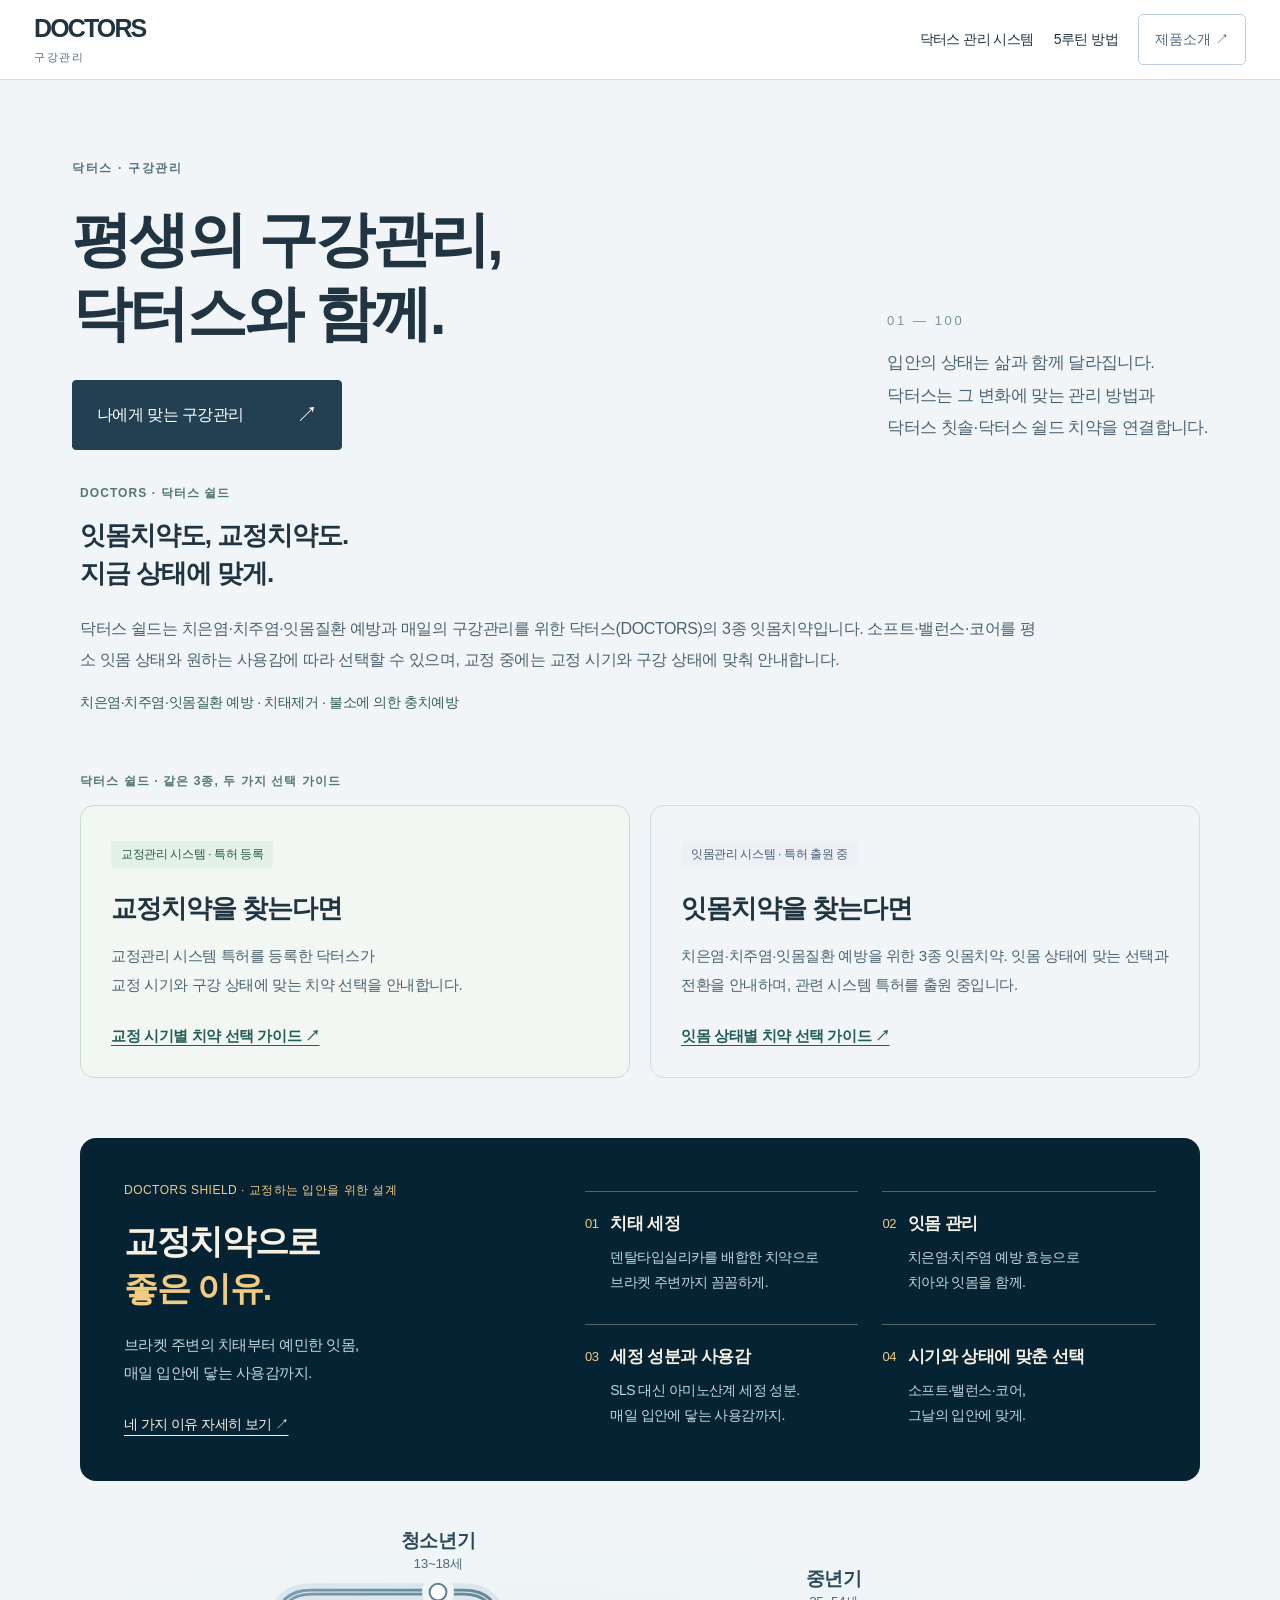
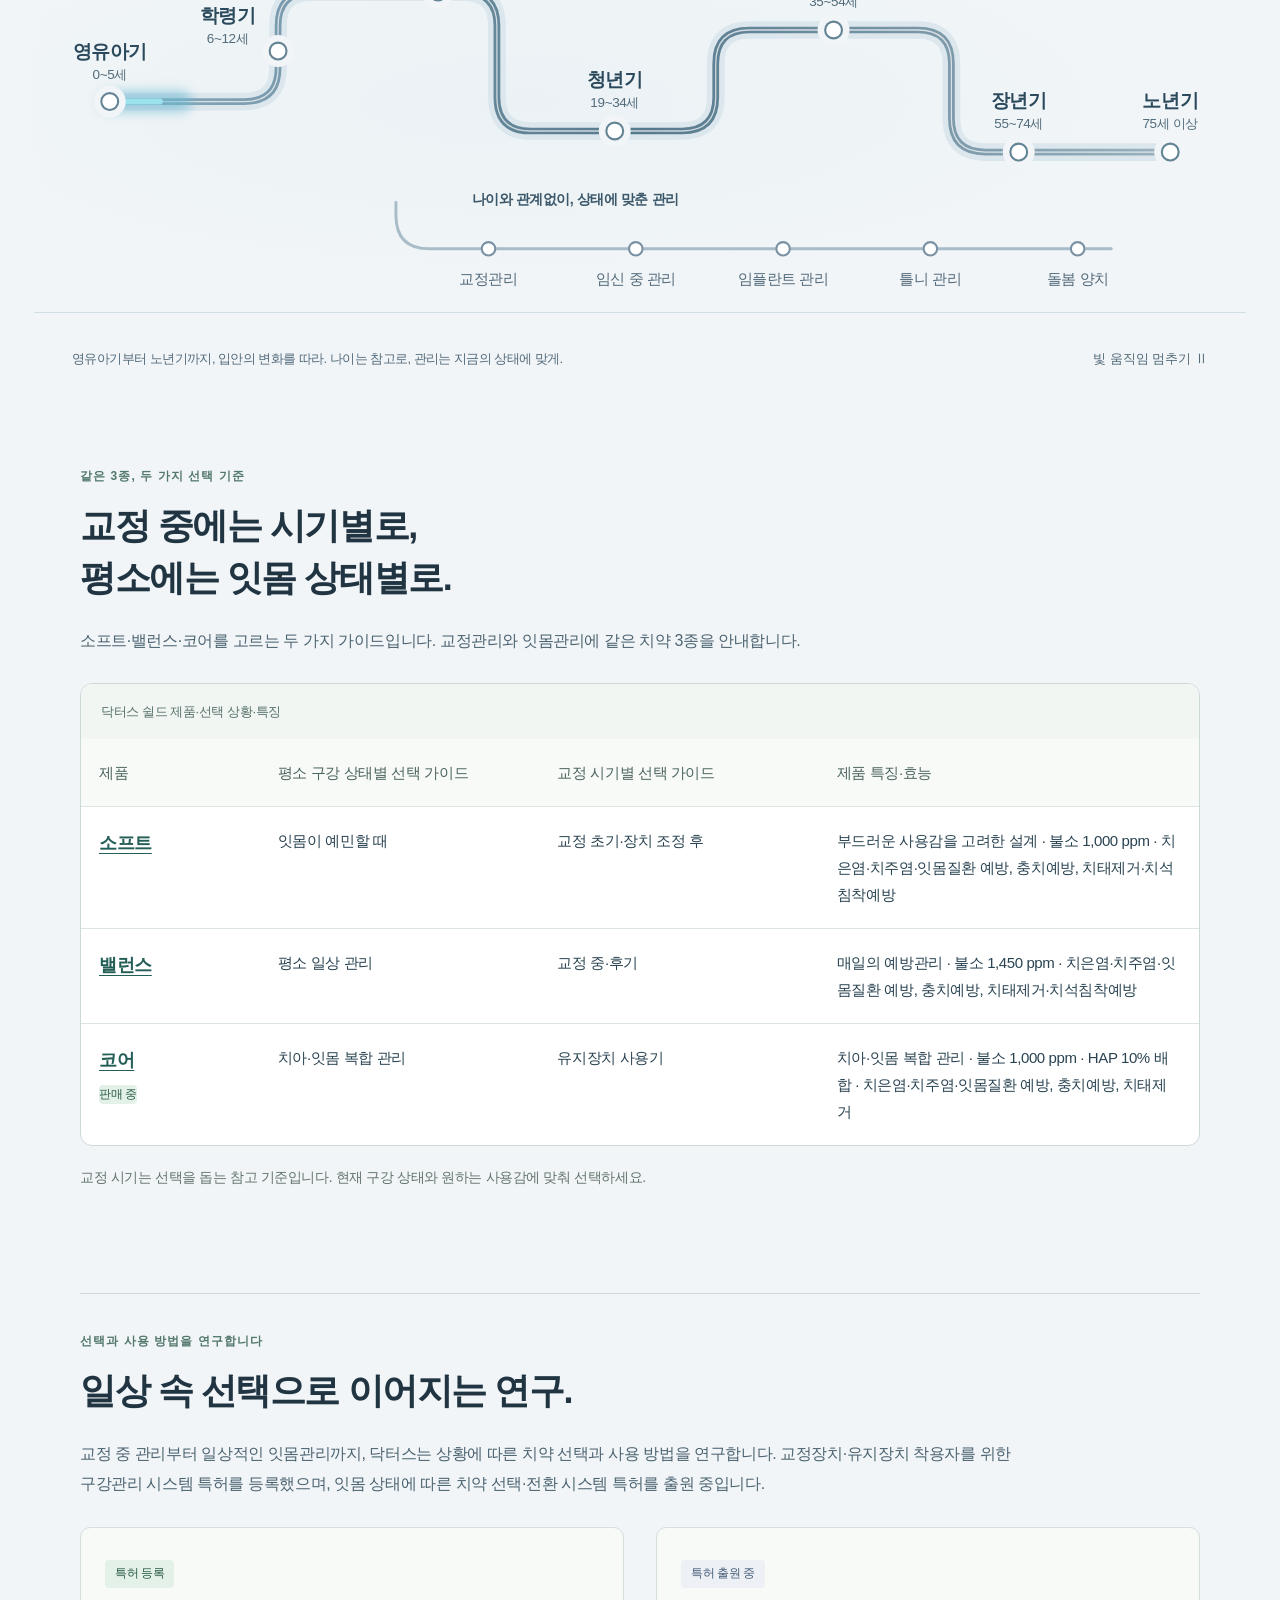
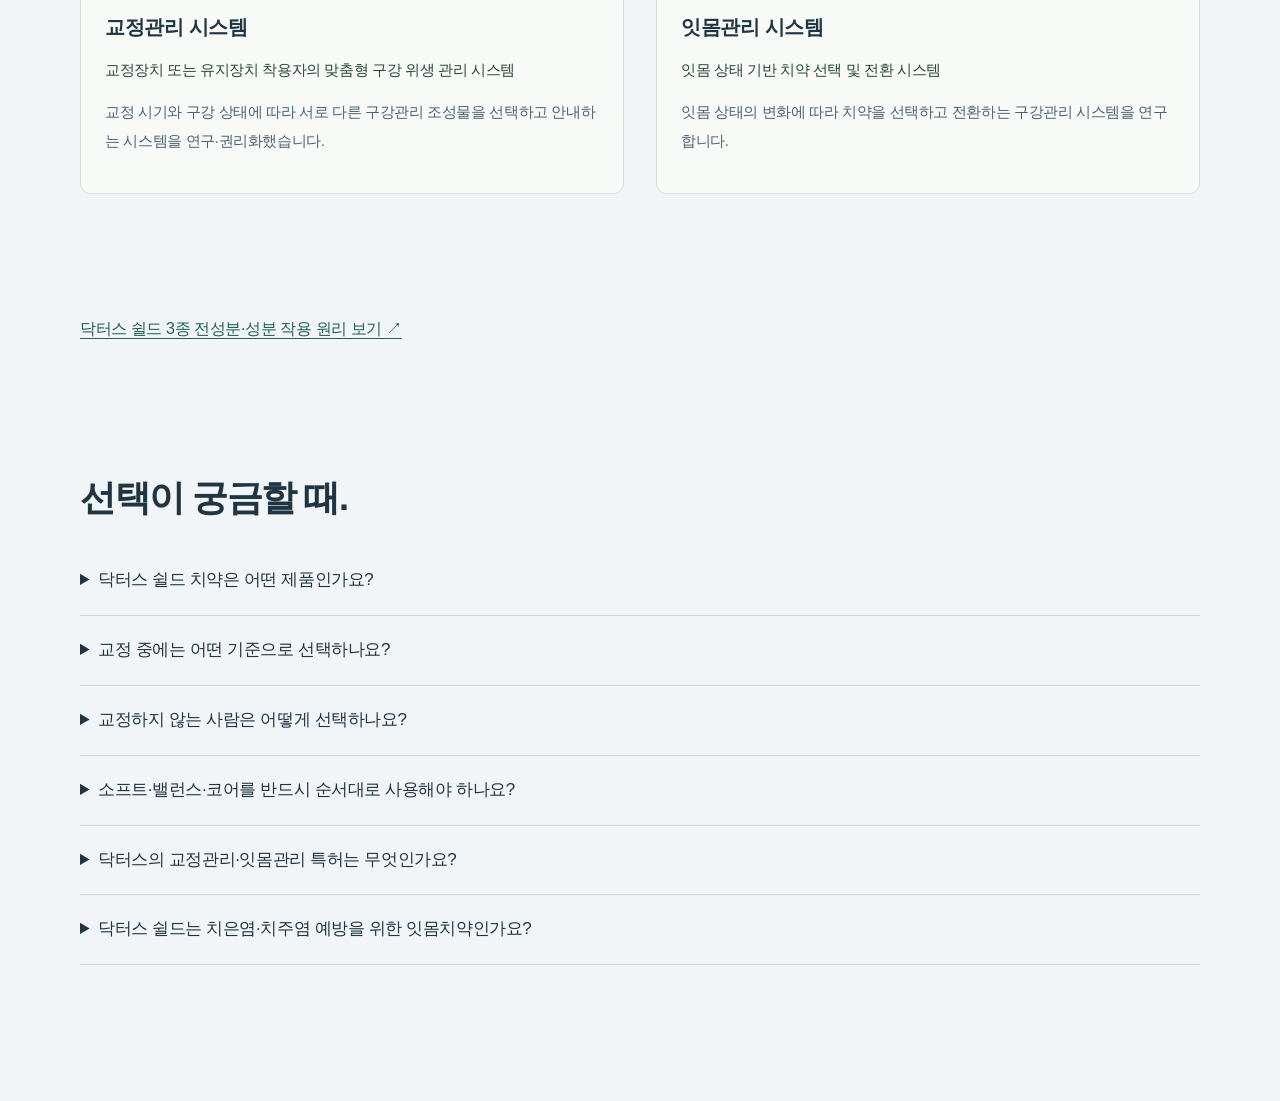
<file: index.html>
<!doctype html>
<html lang="ko"><head><meta name="naver-site-verification" content="b2e6cd5ee7496a6240f12bb00181975d584c8a31" /><meta name="naver-site-verification" content="fa7120516d6c768d42062e56af8af47490e0a751" /><meta name="google-site-verification" content="6LTmi_4A4277LN669EOjtBsFa8J6amvrurFFKspxq5I"><meta charset="utf-8"><meta name="viewport" content="width=device-width,initial-scale=1"><meta name="color-scheme" content="dark"><meta name="doctors-product-naming" content="소프트·밸런스·코어 한글 우선, 영어는 아래 작게"><title>닥터스 쉴드 | 잇몸질환 예방·교정관리 3종 치약</title>
<style>
:root{--bg:#090f19;--ink:#eff5f7;--muted:#91a6b8;--line:#28384a;--blue:#65b4ee;--green:#45d7aa;--gold:#d2b074}*{box-sizing:border-box}body{margin:0;color:var(--ink);background:var(--bg);font-family:-apple-system,BlinkMacSystemFont,'Apple SD Gothic Neo','Malgun Gothic',sans-serif;letter-spacing:-.035em}button{font:inherit;cursor:pointer;color:inherit}a{color:inherit;text-decoration:none}button:focus-visible,a:focus-visible,[role=button]:focus-visible{outline:2px solid var(--blue);outline-offset:5px}[hidden]{display:none!important}h1,h2,h3,p{margin:0}.topbar{padding:0 34px;height:72px;display:flex;align-items:center;justify-content:space-between;border-bottom:1px solid #1c2b3b}.brand{font:700 25px Arial,sans-serif;letter-spacing:-.075em}.brand small{font:9px Arial;letter-spacing:.15em;color:#7e9fb6;display:block;margin-top:7px}.edition{font-size:11px;color:#8198ad;letter-spacing:0}.app{max-width:1540px;margin:auto;padding:26px 34px 24px}.trail{display:flex;gap:8px;align-items:center;flex-wrap:wrap;min-height:28px;font-size:11px;color:#7892a8}.trail button{background:none;border:0;padding:4px 0;color:#9bb8ce;font-size:11px}.trail button:last-of-type{color:var(--ink)}.trail span{color:#4f667c}.intro{display:flex;justify-content:space-between;align-items:flex-end;gap:40px;padding:23px 0 23px}.kicker{font:9px Arial,sans-serif;letter-spacing:.18em;color:var(--blue);margin-bottom:12px}.intro h1{font-size:clamp(26px,3vw,42px);font-weight:550;letter-spacing:-.05em;line-height:1.25}.intro p{max-width:430px;font-size:13px;line-height:1.8;color:var(--muted);white-space:pre-line}.map-layout{display:grid;grid-template-columns:1fr;gap:0;background:radial-gradient(ellipse at 48% 40%,#142333 0%,#0a1320 67%);border:1px solid #213347;border-radius:12px;overflow:hidden;position:relative}.map-layout.detail{grid-template-columns:minmax(0,1fr) 370px}.map-wrap{position:relative;min-width:0}.world{width:100%;height:clamp(360px,calc(100dvh - 310px),680px);display:block;touch-action:pan-y}.world text{font-family:-apple-system,BlinkMacSystemFont,'Apple SD Gothic Neo','Malgun Gothic',sans-serif;fill:#e3eef4;letter-spacing:-1px;pointer-events:none;paint-order:stroke;stroke:#0d1825;stroke-width:8px;stroke-linejoin:round}.world .subtext{fill:#8da7bb}.world .year{fill:#bed4e6;font-family:Arial,sans-serif;letter-spacing:0}.world .station{cursor:pointer;outline:none}.world .station .station-ring{fill:#102334;stroke:#678096;stroke-width:3}.world .station:hover .station-ring,.world .station:focus .station-ring{stroke:var(--blue);stroke-width:5;filter:url(#blue-glow)}.world .station.selected .station-ring{stroke:var(--green);stroke-width:5}.world .station .station-dot{fill:#7592a7}.world .station.selected .station-dot{fill:var(--green)}.world .route{fill:none;stroke-linecap:round;stroke-linejoin:round}.world .route-base{stroke:#233f53;stroke-width:23}.world .route-color{stroke:url(#route-color);stroke-width:10}.world .route-dash{stroke:#dcecf3;stroke-width:2;stroke-dasharray:4 14;opacity:.55;animation:flow 20s linear infinite}.layer{transition:opacity .45s}.layer.inactive{opacity:0;pointer-events:none}.layer.context{opacity:.2;pointer-events:none}.world .label{font-size:43px}.world .stage-sub{font-size:26px;fill:#9fb2c3}.world .route-caption{font-size:24px;fill:#87a4bb;letter-spacing:3px}.world .bright{fill:var(--blue)}.map-note{position:absolute;left:23px;bottom:19px;color:#7d97aa;font-size:10px;line-height:1.7;max-width:330px;pointer-events:none}.toolbar{display:flex;justify-content:space-between;gap:16px;align-items:center;padding:18px 0 8px}.navigation{display:flex;gap:9px}.navigation button,.primary,.phase-bar button{border:1px solid #32495e;border-radius:5px;background:#111f2c;padding:11px 17px;font-size:12px}.navigation button:disabled{opacity:.3;cursor:default}.primary{background:#c8e9f4;color:#112c3a;border-color:#c8e9f4;min-width:150px}.primary:hover{background:#e0f3f9}.map-status{font:9px Arial,sans-serif;letter-spacing:.13em;color:#7292aa}.phase-bar{display:flex;gap:8px;flex-wrap:wrap;padding-bottom:15px;align-items:center}.phase-bar .phase-label{font-size:10px;color:#89a0b3;margin-right:8px}.phase-bar button{padding:8px 13px;font-size:11px;background:transparent;color:#8ba6b9}.phase-bar button[aria-pressed=true]{border-color:#52b3cf;color:#c3e7f1;background:#142c3b}.inspector{background:#0f1c29;border-left:1px solid #2a3d50;padding:27px 25px;max-height:clamp(360px,calc(100dvh - 310px),680px);overflow-y:auto;scrollbar-width:thin;scrollbar-color:#355066 transparent}.inspector .kicker{font-size:9px;margin-bottom:10px}.inspector h2{font-size:25px;font-weight:550;line-height:1.4;letter-spacing:-.05em}.inspector .description{font-size:12px;line-height:1.8;color:#a7bbcb;margin-top:13px}.location-box{margin-top:20px;padding:13px 0;border-top:1px solid #293f52;border-bottom:1px solid #293f52}.location-box h3,.tools h3,.paste-pick h3{font-size:11px;font-weight:500;color:#8ba8bd;margin-bottom:10px}.mouth{display:block;width:100%;height:114px}.location-list{font-size:11px;line-height:1.8;color:#bdcfdd;display:flex;flex-wrap:wrap;gap:4px 12px;margin-top:7px}.location-list b{color:var(--blue);font-weight:500}.tools{margin-top:20px}.tool-tabs{display:flex;flex-wrap:wrap;gap:6px}.tool-tabs button{border:1px solid #31485e;background:none;border-radius:4px;font-size:11px;padding:7px 10px;color:#a5bed0}.tool-tabs button[aria-pressed=true]{color:#ddf1f7;border-color:#7bbecf;background:#193444}.tool-art{border-radius:6px;background:#0a1520;margin-top:12px;padding:6px}.tool-art svg{width:100%;height:160px;display:block}.tool-art p{padding:7px 10px 11px;color:#9eb5c7;font-size:11px;line-height:1.8}.paste-pick{margin-top:22px}.signals{display:flex;justify-content:center;gap:12px}.signal{--color:var(--green);--phase:0s;background:#111523;width:86px;height:114px;border:1px solid #364051;border-radius:50px;display:flex;flex-direction:column;align-items:center;justify-content:center;position:relative;overflow:hidden;gap:12px;padding:0}.signal:before{position:absolute;top:0;left:0;right:0;height:4px;background:var(--color);content:'';animation:strip 6s ease-in-out var(--phase) infinite}.signal.blue{--color:var(--blue);--phase:-4s}.signal.gold{--color:var(--gold);--phase:-2s}.signal i{width:36px;height:36px;background:var(--color);border-radius:50%;animation:lamp 6s ease-in-out var(--phase) infinite}.signal strong{font-size:13px;display:block;font-weight:550}.signal small{display:block;font:7px Arial;letter-spacing:.06em;color:#8ea3b6;margin-top:4px}.signal[aria-pressed=true]{border-color:var(--color);background:#1c2631}.product-card{display:grid;grid-template-columns:65px minmax(0,1fr);gap:15px;align-items:center;margin-top:16px;min-height:152px}.tube svg{width:100%;height:145px}.product-card h3{color:#d7e9f5;font-size:14px;margin:0 0 9px}.product-card p{font-size:11px;color:#95adc0;line-height:1.8}.micro-note{font-size:9px!important;line-height:1.7!important;color:#718ba0!important;margin-top:13px}.source-note{font-size:10px;color:#68869e;line-height:1.8;margin-top:15px}.bottom-note{display:flex;justify-content:space-between;gap:20px;margin-top:13px;font-size:10px;color:#647e94;line-height:1.8}.bottom-note b{font-weight:400;color:#9bb6c9} @keyframes flow{to{stroke-dashoffset:-180}}@keyframes lamp{0%,20%,100%{filter:brightness(1.16);box-shadow:0 0 13px var(--color),0 0 28px color-mix(in srgb,var(--color) 42%,transparent)}33%,87%{filter:brightness(.48);box-shadow:none}}@keyframes strip{0%,20%,100%{opacity:1}33%,87%{opacity:.25}}
@media(max-width:760px){.topbar{padding:0 20px;height:64px}.brand{font-size:22px}.edition{font-size:9px}.app{padding:19px 16px}.intro{display:block;padding:20px 0}.intro h1{font-size:28px}.intro p{margin-top:12px;font-size:11px;line-height:1.8;max-width:330px}.trail{font-size:10px;gap:6px}.trail button{font-size:10px}.world{height:460px}.map-layout.detail{grid-template-columns:1fr}.map-layout.detail .world{height:250px}.inspector{max-height:none;border-left:0;border-top:1px solid #293f52;padding:24px 23px}.inspector h2{font-size:24px}.mouth{height:126px}.tool-art svg{height:180px}.map-note{left:16px;bottom:14px;font-size:9px;max-width:230px}.toolbar{gap:8px;padding-top:13px;flex-wrap:wrap}.navigation button,.primary{font-size:11px;padding:10px 12px}.primary{min-width:140px}.map-status{display:none}.phase-bar{gap:6px}.phase-bar .phase-label{width:100%;font-size:9px}.phase-bar button{font-size:10px;padding:8px 10px}.bottom-note{display:block;font-size:9px}.bottom-note span{display:block}.source-note{font-size:9px}.signals{gap:16px}.signal{width:90px;height:118px}.product-card{grid-template-columns:75px 1fr}.tube svg{height:160px}}
@media(prefers-reduced-motion:reduce){*,*:before,*:after{animation:none!important;transition:none!important}}

.trail a{padding:4px 0;color:#9bb8ce}.trail a[aria-current]{color:var(--ink)}.product-entry{padding:10px 12px;border:1px solid #2c465d;border-radius:5px;color:#b6d5e8}.world .special-stop .station-ring{stroke:var(--route-tone);fill:#102535}.world .special-stop .station-dot{fill:var(--route-tone)}.world .special-label{font-size:42px}.world .special-sub{font-size:25px;fill:#88a5ba}.world .product-capsule{fill:#101827;stroke:#385267;stroke-width:3}.world .product-stop.selected .product-capsule{stroke:var(--route-tone);stroke-width:5}.world .product-stop .lamp{fill:var(--route-tone);filter:drop-shadow(0 0 14px var(--route-tone))}.product-stop{cursor:pointer}.product-stop .lamp{animation:svg-light 6s ease-in-out var(--phase) infinite}@keyframes svg-light{0%,20%,100%{opacity:1;filter:drop-shadow(0 0 18px var(--route-tone))}33%,87%{opacity:.35;filter:none}}@media(prefers-reduced-motion:reduce){.product-stop .lamp{animation:none}}.map-layout.overview .world{height:clamp(450px,calc(100dvh - 290px),720px)}.map-layout.product-detail .tube svg{height:220px}.map-layout.product-detail .product-card{grid-template-columns:95px minmax(0,1fr)}#product-connections{border-top:1px solid #293f52;margin-top:22px;padding-top:20px}#product-connections h3{font-size:11px;color:#8ba8bd;font-weight:500;margin-bottom:12px}.text-guide{margin-top:22px;border-top:1px solid #24394c;padding-top:17px;color:#91aabc;font-size:12px;line-height:1.8}.text-guide summary{cursor:pointer;color:#aacbde;font-size:11px}.text-guide h2{font-size:19px;font-weight:550;color:#daeaf3;margin-top:25px}.text-guide h3{font-size:14px;color:#c0d8e8;margin-top:20px;font-weight:500}.text-guide p{max-width:850px;margin-top:9px}.text-guide a{color:#73bce5;border-bottom:1px solid #47687f}.text-guide .read-links{display:flex;flex-wrap:wrap;gap:18px;margin-top:12px}.source-links{font-size:10px;margin-top:22px;color:#7898ac}.source-links a{margin-right:14px}.world .product-name-en{font-family:Arial;letter-spacing:3px;fill:#83a1b8;font-size:21px}.map-layout.detail .world .route-dash{animation:none}
@media(max-width:760px){.map-layout.overview .world{height:620px}.map-layout.product-detail .world{height:270px}.map-layout.product-family .world{height:640px}.product-entry{font-size:10px;padding:9px}.map-layout.product-detail .tube svg{height:210px}.text-guide{font-size:11px}.text-guide h2{font-size:18px}.world .special-label{font-size:46px}.world .special-sub{font-size:27px}}

.world{touch-action:none;user-select:none;-webkit-user-select:none;cursor:grab}.world.dragging,.world.dragging .station{cursor:grabbing}.map-controls{position:absolute;right:12px;top:12px;display:flex;gap:4px;z-index:2}.map-controls button{height:38px;min-width:38px;border:1px solid #38566c;background:#101f2deb;color:#d9edf5;border-radius:6px;font-size:20px;padding:0 10px;touch-action:manipulation}.map-controls .fit{font-size:10px;padding:0 12px}.map-gesture-hint{padding:10px 14px;background:#0c1926;border-top:1px solid #24394c;color:#8ba8ba;font-size:10px;line-height:1.6}.map-controls button:hover{background:#223d50}
.map-layout.state-view .world{height:330px}
.state-overview{max-width:1080px;margin:46px auto 0;padding:0 8px 34px;border-bottom:1px solid #2b4052}
.state-overview h2{font-size:clamp(22px,2.2vw,29px);font-weight:550;line-height:1.5}
.state-overview ul{display:flex;gap:10px 32px;flex-wrap:wrap;padding-left:18px;color:#adc6d7;font-size:13px;line-height:1.9;margin:18px 0 0}
.routine-flow{max-width:1080px;margin:34px auto 0;--route-tone:#45d7aa}
.routine-heading{display:flex;justify-content:space-between;align-items:flex-end;gap:36px;padding:0 8px 20px}
.routine-heading h2{font-size:21px;font-weight:500;line-height:1.5}
.routine-heading p{font-size:12px;line-height:1.8;color:#91aabc;margin-top:10px}
.routine-heading .kicker{color:#819aad;font-size:8px}
.time-options{max-width:340px;flex-shrink:0}
.time-options>span{display:block;font-size:10px;color:#92afc0;margin-bottom:8px}
.time-options>div{display:flex;flex-wrap:wrap;gap:6px}
.time-options button{border:1px solid #32495e;border-radius:5px;background:#111f2c;padding:9px 12px;font-size:11px;color:#99b2c3}
.time-options button[aria-pressed=true]{border-color:var(--route-tone);color:#e4f4f8;background:#142c3b}
.routine-sequence{list-style:none;margin:0;padding:0 8px;position:relative}
.routine-sequence:before{content:'';position:absolute;left:28px;top:38px;bottom:38px;width:2px;background:linear-gradient(var(--route-tone),#2a475b);opacity:.6}
.routine-item{position:relative;padding:8px 0}
.routine-item h3{font-weight:400}
.routine-toggle{display:flex;align-items:center;width:100%;text-align:left;gap:24px;border:0;background:none;padding:15px 6px 15px 0;scroll-margin-top:24px}
.routine-number{border:1px solid #496a7d;background:#0c1927;color:var(--route-tone);border-radius:50%;width:42px;height:42px;display:flex;align-items:center;justify-content:center;font:11px Arial;flex-shrink:0;position:relative}
.routine-label{flex:1;min-width:0}
.routine-label strong{font-size:20px;font-weight:500;display:block}
.routine-summary{display:block;font-size:12px;line-height:1.6;color:#91aabc;margin-top:6px}
.routine-chevron{font-size:22px;color:#8dabbe;width:24px;font-weight:300}
.routine-item.open .routine-chevron{font-size:0}
.routine-item.open .routine-chevron:after{content:'−';font-size:22px}
.routine-item.open .routine-number{border-color:var(--route-tone);box-shadow:0 0 14px color-mix(in srgb,var(--route-tone) 20%,transparent)}
.routine-toggle:hover .routine-label strong{color:#d0ecf5}
.routine-detail{margin:8px 0 20px 66px;border:1px solid #294255;border-radius:8px;overflow:hidden}
.inspector.inline-inspector{border:0;max-height:none;overflow:visible;padding:26px 30px;display:grid;grid-template-columns:1fr 1fr;gap:0 30px;background:#0d1d2b}
.inline-inspector>#detail-kicker,.inline-inspector>#detail-title,.inline-inspector>#method-heading,.inline-inspector>#detail-description,.inline-inspector>#paste-pick,.inline-inspector>#detail-note,.inline-inspector>#station-paste-note{grid-column:1/-1}
.inline-inspector>#detail-kicker,.inline-inspector>#detail-title{display:none}
.inline-inspector .tools{border-top:1px solid #293f52;padding-top:13px}
.inline-inspector .location-box{border-bottom:0}
.inline-inspector .paste-pick{border-top:1px solid #293f52;padding-top:22px}
.inline-inspector .signals{justify-content:flex-start}
.inline-inspector .product-card{max-width:540px}
.card-field{color:#8ba8bd;font-size:11px;font-weight:500}
.inspector .description{margin-top:9px}
.station-paste-note{margin-top:20px;padding-top:15px;border-top:1px solid #293f52;font-size:11px;color:#90aabc;line-height:1.8}
.map-layout.product-detail .inspector{max-height:none}
.source-note{margin-top:30px}
.routine-title-row{display:flex;align-items:center;flex-wrap:wrap;gap:12px}
.routine-priority{font-size:10px;font-weight:400;color:#8aa7b9;letter-spacing:0}
.routine-priority.priority{border:1px solid color-mix(in srgb,var(--route-tone) 55%,transparent);color:var(--route-tone);border-radius:4px;padding:3px 7px;background:#0f2933}
.routine-purpose{display:block;font-size:12px;color:#b5cddc;line-height:1.8;margin-top:8px}
.routine-item.emphasis .routine-number{border-color:var(--route-tone)}
.routine-label .routine-summary{font-size:11px;color:#7e9aad}
.state-overview ul:has(.focus-link){list-style:none;padding:0;display:block;margin-top:18px}
.focus-link{border:0;background:none;color:#b9d0dc;padding:8px 0;display:flex;align-items:baseline;gap:14px;text-align:left;width:100%;font-size:12px;line-height:1.8}
.focus-link b{min-width:72px;font-weight:500;color:#daebf3;flex-shrink:0}.focus-link>span:first-of-type{flex:1}.focus-link:hover{color:#d9f1f5}
.inline-inspector .time-options{max-width:none;flex-shrink:1;margin:16px 0 20px}.paste-choice-result{font-size:12px;color:#c4e1ec;margin-top:12px;line-height:1.6}.time-options button:disabled{opacity:.4;cursor:default}
.retainer-care{max-width:1080px;margin:32px auto 0;padding:28px 30px;background:#101e2b;border:1px solid #2a4052;border-radius:8px}.retainer-care .kicker{color:#87a4b9;font-size:8px}.retainer-care h2{font-size:21px;font-weight:500}.retainer-care>p{font-size:12px;color:#a7bfce;line-height:1.8;margin-top:12px}.retainer-types{display:grid;grid-template-columns:1fr 1fr;gap:30px;margin-top:22px}.retainer-types h3{font-size:13px;color:#d0e3ed;font-weight:500}.retainer-types p{font-size:12px;color:#a7bfce;line-height:1.9;margin-top:8px}.retainer-care a{color:#8bb6ce;border-bottom:1px solid #36546a}
@media(max-width:760px){
 .map-layout.state-view .world{height:355px}
 .state-overview{margin-top:30px;padding:0 4px 26px}.state-overview h2{font-size:21px}.state-overview ul{display:block;font-size:12px;line-height:1.8}.state-overview li+li{margin-top:6px}
 .routine-flow{margin-top:26px}.routine-heading{display:block;padding:0 4px 16px}.routine-heading h2{font-size:19px}.routine-heading p{font-size:11px}
 .time-options{margin-top:20px;max-width:none}.time-options button{font-size:10px;padding:9px 10px}
 .routine-sequence{padding:0 4px}.routine-sequence:before{left:22px}.routine-toggle{gap:16px;padding:14px 0}.routine-number{width:38px;height:38px;font-size:10px}.routine-label strong{font-size:19px}.routine-summary{font-size:11px}
 .routine-detail{margin-left:0}.inspector.inline-inspector{display:block;padding:22px 18px;border:0}.inline-inspector .card-field{margin-top:0}.inline-inspector .location-box{border-bottom:1px solid #293f52}.inline-inspector .tools{border:0;padding-top:0}.inline-inspector .signals{justify-content:center;gap:10px}.inline-inspector .signal{width:82px;height:110px}.inline-inspector .description{font-size:12px}
 .routine-title-row{gap:10px}.routine-purpose{font-size:11px}.routine-priority{font-size:9px}.focus-link{font-size:11px;gap:10px}.focus-link b{min-width:62px}.retainer-care{padding:24px 20px;margin-top:26px}.retainer-care h2{font-size:20px}.retainer-types{grid-template-columns:1fr;gap:20px}.retainer-care>p,.retainer-types p{font-size:11px}.paste-choice-result{font-size:11px}
}
/* Product colours stay on product controls; map and UI use separate roles. */
:root{--ui:#e5eef4}
button:focus-visible,a:focus-visible,[role=button]:focus-visible{outline-color:var(--ui)}
.kicker,.routine-heading .kicker,.retainer-care .kicker{color:#b2c4d1;font-size:12px;line-height:1.6}
.world .station.selected .station-ring{stroke:var(--ui);stroke-width:5;fill:#263b4b}
.world .station.selected .station-dot{fill:var(--ui)}
.world .station:hover .station-ring,.world .station:focus .station-ring{stroke:var(--ui);filter:none}
.world .bright{fill:#d5e0e9}
.routine-item.open .routine-number,.routine-item.emphasis .routine-number{border-color:#d9e5ed}
.routine-item.open .routine-number{box-shadow:0 0 12px #d9e5ed18;background:#283c4c}
.routine-number{color:#d8e6ef}
.routine-priority.priority{border-color:#7f93a4;color:#e0edf5;background:#213444}
.time-options button[aria-pressed=true],.tool-tabs button[aria-pressed=true]{border-color:#d2e2eb;color:#f0f6fa;background:#2b4052}
.location-list b{color:#d2e4ee}
/* Map controls and text each occupy their own row, outside the drawing. */
.map-controls{position:static;display:flex;justify-content:flex-end;padding:12px 15px;background:#0d1c2a;border-bottom:1px solid #273e50;gap:7px}
.map-controls button{height:42px;min-width:42px;font-size:24px}.map-controls .fit{font-size:13px;padding:0 15px}
.map-surface{position:relative;min-width:0}
.map-note{position:static;max-width:none;padding:13px 17px;background:#0d1b28;border-top:1px solid #263b4e;color:#b0c4d2;font-size:13px;line-height:1.7}
.map-gesture-hint{font-size:12px;color:#aabfcf;padding:12px 17px}
.world.state-static{touch-action:pan-y pinch-zoom;cursor:default;user-select:none}
/* Reading sizes apply after earlier desktop/mobile rules. */
.intro p{font-size:16px;line-height:1.9;max-width:520px}
.trail,.trail a,.edition,.source-note,.bottom-note,.text-guide summary,.source-links{font-size:12px;color:#a6bdcd;line-height:1.8}
.trail{gap:10px}.topbar{min-height:76px;height:auto;padding-top:14px;padding-bottom:14px}.brand small{font-size:11px;line-height:1.4}
.navigation button,.primary,.product-entry{font-size:14px;padding:12px 16px}
.inspector .description{font-size:16px;line-height:1.9}
.location-box h3,.tools h3,.paste-pick h3,.card-field{font-size:14px;color:#bacddc;line-height:1.7}
.location-list{font-size:14px;line-height:1.9}.tool-tabs{gap:8px}.tool-tabs button{font-size:14px;padding:10px 12px;line-height:1.6}
.tool-art{padding:15px 12px;background:#091725}.tool-art svg{height:230px}.tool-art p{font-size:15px;line-height:1.9;color:#bdcedb;padding:9px 8px}
.tool-art .figure-caption{font-size:13px;color:#a9bfce;padding-bottom:0}
.micro-note{font-size:12px!important;line-height:1.9!important;color:#a9bfce!important}
.product-card h3{font-size:18px;line-height:1.5}.product-card p{font-size:15px;line-height:1.9;color:#b4c9d8}
.signal{width:100px;height:133px}.signal strong{font-size:16px}.signal small{font-size:11px;line-height:1.3}.signal i{width:42px;height:42px}
.state-overview ul,.focus-link{font-size:15px;line-height:1.9}.focus-link{padding:10px 0}.focus-link b{min-width:90px}
.routine-heading p,.routine-purpose{font-size:15px;line-height:1.9}.routine-label .routine-summary{font-size:13px;line-height:1.9;color:#a5bdcd}
.routine-priority{font-size:12px}.routine-number{font-size:12px}.time-options>span{font-size:13px;color:#aec5d4}.time-options button{font-size:14px;line-height:1.6;padding:10px 12px}.paste-choice-result{font-size:15px}
.station-paste-note{font-size:14px;line-height:1.9;color:#b1c7d5}
.retainer-care>p,.retainer-types p{font-size:15px;line-height:1.9}.retainer-types h3{font-size:16px}
.text-guide{font-size:15px;line-height:1.9}.text-guide h3{font-size:17px}.text-guide .read-links{font-size:14px}
#product-connections h3{font-size:14px;line-height:1.7;color:#bacddc}
@media(max-width:760px){
 .app{padding:20px 16px}.intro p{font-size:15px;max-width:none;line-height:1.9}.intro h1{font-size:29px}.intro{padding:23px 0}
 .topbar{padding-left:16px;padding-right:16px;gap:14px}.brand{font-size:21px}.brand small{font-size:10px}.product-entry{font-size:12px;line-height:1.5;padding:9px 10px}
 .trail,.trail a,.edition,.source-note,.bottom-note,.text-guide summary,.source-links{font-size:12px}
 .map-note{font-size:12px;padding:12px 15px}.map-gesture-hint{font-size:12px;line-height:1.8;padding:11px 15px}.map-controls{padding:10px 12px}
 .state-overview ul,.focus-link{font-size:14px}.focus-link{gap:12px}.focus-link b{min-width:76px}
 .routine-heading p,.routine-purpose{font-size:14px;line-height:1.9}.routine-label .routine-summary{font-size:13px;line-height:1.8}.routine-priority{font-size:11px}
 .routine-toggle{gap:14px;padding:17px 0}.routine-label strong{font-size:20px}.routine-title-row{gap:9px}.routine-number{font-size:12px}
 .inspector.inline-inspector .description{font-size:15px;line-height:1.9}.inspector.inline-inspector{padding:25px 18px}.location-box h3,.tools h3,.paste-pick h3,.card-field{font-size:14px}
 .location-list{font-size:13px}.tool-tabs button{font-size:13px}.tool-art{padding:12px 7px}.tool-art svg{height:205px}.tool-art p{font-size:14px;line-height:1.9}.tool-art .figure-caption{font-size:13px}
 .inline-inspector .signals,.signals{gap:9px}.inline-inspector .signal,.signal{width:calc((100% - 18px)/3);max-width:90px;min-width:0;height:122px;flex-shrink:1}.signal strong{font-size:15px}.signal small{font-size:10px}.signal i{width:38px;height:38px}
 .time-options button{font-size:13px}.time-options>span{font-size:13px}.paste-choice-result{font-size:14px}
 .product-card{gap:12px}.product-card h3{font-size:17px}.product-card p{font-size:14px}.station-paste-note{font-size:13px}
 .retainer-care>p,.retainer-types p{font-size:14px}.retainer-types h3{font-size:15px}.text-guide{font-size:14px}.text-guide h3{font-size:16px}
 .navigation button,.primary{font-size:13px;padding:11px 12px}.bottom-note{line-height:1.9}
}
/* Pamphlet-backed product details follow the concise product introduction. */
.toothpaste-content{max-width:1080px;margin:64px auto 0;color:#dce8f0}
.toothpaste-opening{padding:0 0 40px;border-bottom:1px solid #2b4052;max-width:780px}
.toothpaste-opening h2{font-size:clamp(32px,4vw,46px);margin:14px 0 24px;color:var(--product-tone);line-height:1.3}
.toothpaste-opening h2 small,.toothpaste-compare-card h3 small{display:block;font-size:12px;letter-spacing:.16em;font-weight:400;margin-top:8px;line-height:1.7}
.toothpaste-opening h3{font-size:clamp(22px,2.6vw,29px);line-height:1.6;margin:0 0 20px;font-weight:550}
.toothpaste-content p{font-size:16px;line-height:1.95;color:#bed0dd;max-width:760px;margin:12px 0}
.toothpaste-columns{display:grid;grid-template-columns:1fr 1fr;gap:64px;margin:44px 0 64px}
.toothpaste-columns h3,.toothpaste-day-night h3{font-size:22px;line-height:1.6;margin:0 0 22px;font-weight:550}
.toothpaste-specs{border-collapse:collapse;width:100%;font-size:15px;line-height:1.8}
.toothpaste-specs caption{position:absolute;width:1px;height:1px;overflow:hidden;clip-path:inset(50%)}
.toothpaste-specs th,.toothpaste-specs td{border-bottom:1px solid #2b4052;padding:17px 0;text-align:left;vertical-align:top}
.toothpaste-specs th{width:36%;padding-right:18px;color:#b1c5d4;font-weight:500}.toothpaste-specs td{color:#e0ebf2;overflow-wrap:anywhere}
.toothpaste-moments{list-style:none;margin:0;padding:0 0 0 24px;border-left:1px solid #435466}
.toothpaste-moments li{position:relative;padding:0 0 24px}.toothpaste-moments li:last-child{padding-bottom:0}
.toothpaste-moments li::before{content:'';position:absolute;left:-30px;top:8px;width:9px;height:9px;background:#d4e2ed;border:1px solid #d4e2ed;border-radius:50%;box-shadow:0 0 0 5px #09131d}
.toothpaste-moments h4{font-size:16px;line-height:1.7;margin:0;font-weight:550}.toothpaste-moments p{font-size:15px;margin:7px 0 0}
.toothpaste-comparison{border-top:1px solid #2b4052;padding:40px 0}.toothpaste-comparison h2{font-size:28px;line-height:1.5;margin:10px 0 16px;font-weight:550}
.toothpaste-compare-grid{display:grid;grid-template-columns:repeat(3,minmax(0,1fr));gap:20px;margin-top:28px}
.toothpaste-compare-card{padding:26px 22px;border:1px solid #2b4052;border-top:3px solid var(--product-tone);border-radius:12px;background:#0c1c29;min-width:0}
.toothpaste-compare-card h3{color:var(--product-tone);font-size:24px;line-height:1.4;margin:0 0 16px}.toothpaste-compare-card p{font-size:15px;min-height:60px;line-height:1.8}
.toothpaste-compare-card dl{margin:22px 0}.toothpaste-compare-card dl div{display:flex;justify-content:space-between;gap:12px;padding:9px 0;border-bottom:1px solid #2b4052;font-size:14px;line-height:1.6}
.toothpaste-compare-card dt{color:#a9c0d0}.toothpaste-compare-card dd{margin:0;color:#e0ebf2;white-space:nowrap}.toothpaste-compare-card button{width:100%;font-size:14px;padding:12px;line-height:1.6}
.toothpaste-day-night{padding:28px 0 44px}.toothpaste-care-links{display:flex;gap:12px 26px;flex-wrap:wrap;margin-top:24px}.toothpaste-care-links a{color:#e0ebf2;font-size:14px;line-height:1.8;text-underline-offset:6px}
.toothpaste-notices{padding:26px 28px;border:1px solid #2b4052;border-radius:12px;background:#0b1926}.toothpaste-notices h3{font-size:16px;margin:0 0 12px;line-height:1.7}.toothpaste-notices ul{margin:0;padding-left:18px;color:#bccfdd;font-size:13px;line-height:1.95}.toothpaste-notices li+li{margin-top:5px}.toothpaste-notices p{font-size:12px;margin:18px 0 0;color:#afc5d5}
@media(max-width:760px){
 .toothpaste-content{margin-top:38px}.toothpaste-opening{padding-bottom:26px}.toothpaste-opening h2{font-size:34px}.toothpaste-opening h3{font-size:22px}.toothpaste-content p{font-size:15px}
 .toothpaste-columns{grid-template-columns:1fr;gap:34px;margin:32px 0 40px}.toothpaste-columns h3,.toothpaste-day-night h3{font-size:20px;margin-bottom:16px}.toothpaste-specs{font-size:14px}.toothpaste-specs th{width:38%;padding-right:12px}
 .toothpaste-moments h4{font-size:15px}.toothpaste-moments p{font-size:14px}.toothpaste-comparison{padding:30px 0}.toothpaste-comparison h2{font-size:23px}.toothpaste-compare-grid{grid-template-columns:1fr;gap:16px}
 .toothpaste-compare-card{padding:23px 20px}.toothpaste-compare-card p{min-height:0}.toothpaste-compare-card h3{font-size:23px}.toothpaste-compare-card dl div{font-size:14px}
 .toothpaste-day-night{padding-bottom:32px}.toothpaste-care-links{flex-direction:column;gap:16px}.toothpaste-notices{padding:22px 18px}.toothpaste-notices ul{font-size:13px}.toothpaste-notices p{font-size:12px}
}
/* Bright reading surfaces with a navy map and product lights. */
:root{
 --bg:#f1f5f7;--ink:#203442;--muted:#536a7b;--line:#d2dee6;--ui:#203442;
 --paper:#ffffff;--soft-paper:#eaf1f5;--map-paper:#193247;
}
body{color:var(--ink);background:var(--bg);color-scheme:light}
.topbar{background:var(--paper);border-bottom-color:var(--line)}
.brand{color:#203442}.brand small{color:#536a7b}
.product-entry{background:var(--paper);border-color:#bdcdd9;color:#304e64}
.product-entry:hover{background:#eaf1f5}
.intro p{color:var(--muted)}
.intro.brand-intro{display:block;padding:32px 0 30px}
.brand-intro .kicker{font-family:inherit;font-size:13px;letter-spacing:.015em;margin-bottom:16px}
.brand-intro h1{font-size:clamp(34px,3.3vw,50px);line-height:1.3;max-width:980px}
.brand-intro p{max-width:820px;margin-top:20px;font-size:17px;line-height:1.9}
.kicker,.routine-heading .kicker,.retainer-care .kicker{color:#536a7b}
.trail,.trail a,.trail button,.edition,.source-note,.bottom-note,.source-links{color:#536a7b}
.trail span{color:#667d8e}.trail a[aria-current],.bottom-note b{color:#203442}
.navigation button{background:var(--paper);border-color:#bdcdd9;color:#304e64}
.navigation button:hover{background:#e5edf3}
.primary{background:#24455c;border-color:#24455c;color:#fff}
.primary:hover{background:#19374c}.map-status{color:#536a7b}

/* The map remains one distinct surface; its labels stay light. */
.map-layout{background:radial-gradient(ellipse at 48% 40%,#29475e 0%,#193247 72%);border-color:#b9cbd8;box-shadow:0 8px 28px #2034420c}
.world text{stroke:#193247;fill:#eaf3f8}
.world .subtext,.world .stage-sub,.world .special-sub{fill:#b1c9d9}
.world .route-caption{fill:#b5cbdc}.world .bright{fill:#e2edf5}
.world .station .station-ring{fill:#1b3449;stroke:#8ca9bc}
.world .station.selected .station-ring{stroke:#edf5fa;fill:#345269}
.world .station.selected .station-dot{fill:#edf5fa}
.world .station:hover .station-ring,.world .station:focus .station-ring{stroke:#edf5fa}
.world .route-base{stroke:#34546c}
.world .product-capsule{fill:#142d42;stroke:#607d93}
.world .product-name-en{fill:#b2cada}
.world #grid circle{fill:#7997ad;opacity:.2}
.map-controls,.map-note,.map-gesture-hint{background:#1b354a;border-color:#3d5c73;color:#c5d9e7}
.map-controls button{background:#26465e;border-color:#58788f;color:#edf5fa}
.map-controls button:hover{background:#355770}
.map-controls button:focus-visible,.world [role=button]:focus-visible{outline-color:#edf5fa}

/* Care directions and expanded steps sit on white paper. */
.state-overview{border-bottom-color:var(--line)}
.state-overview h2,.routine-heading h2,.routine-label strong{color:#203442}
.state-overview ul,.routine-heading p,.routine-purpose{color:#465f71}
.focus-link{color:#465f71}.focus-link b,.focus-link:hover{color:#203442}
.routine-sequence:before{background:linear-gradient(var(--route-tone),#c3d0d9)}
.routine-number{background:var(--paper);border-color:#9db3c3;color:#304e64}
.routine-item.open .routine-number,.routine-item.emphasis .routine-number{border-color:#4e6a7e}
.routine-item.open .routine-number{background:#dfeaf2;box-shadow:none}
.routine-label .routine-summary,.routine-chevron{color:#536a7b}
.routine-toggle:hover .routine-label strong{color:#203442}
.routine-priority{color:#536a7b}
.routine-priority.priority{border-color:#9cb0bf;background:#e6eef4;color:#304e64}
.routine-detail{border-color:#cad8e2;box-shadow:0 5px 20px #20344206}
.inspector,.inspector.inline-inspector{background:var(--paper);color:var(--ink);border-color:var(--line);scrollbar-color:#9aafbe transparent}
.inspector .description{color:#465f71}
.location-box,.inline-inspector .location-box,.inline-inspector .tools,.inline-inspector .paste-pick,.station-paste-note,#product-connections{border-color:var(--line)}
.location-box h3,.tools h3,.paste-pick h3,.card-field,#product-connections h3{color:#465f71}
.location-list,.station-paste-note{color:#465f71}.location-list b{color:#304e64}
.location-box .mouth{background:#193247;border-radius:8px;padding:8px;height:145px}
.location-box .mouth>text:last-child{fill:#b5cbdc}
.tool-tabs button,.time-options button{background:#f3f7fa;border-color:#bdcdd9;color:#304e64}
.tool-tabs button:hover,.time-options button:hover{background:#e6eef4}
.tool-tabs button[aria-pressed=true],.time-options button[aria-pressed=true]{background:#2b4a60;border-color:#2b4a60;color:#fff}
.time-options>span{color:#536a7b}.paste-choice-result{color:#304e64}
.micro-note{color:#536a7b!important}
.retainer-care{background:var(--paper);border-color:var(--line)}
.retainer-care>p,.retainer-types p{color:#465f71}.retainer-types h3{color:#203442}
.retainer-care a{color:#304e64;border-color:#9eb4c4}

/* Diagrams and glowing lights retain their own navy background. */
.tool-art{background:#193247;border:1px solid #35536b}
.tool-art p{color:#ccdde9}.tool-art .figure-caption{color:#b5cbdc}
.signal{background:#193247;color:#eef5f9;border-color:#4c657b}
.signal small{color:#b6ccdc}.signal[aria-pressed=true]{background:#26465c}
.product-card h3{color:#203442}.product-card p{color:#465f71}

/* Detailed product copy and comparisons use readable, deeper brand colours. */
.toothpaste-content{color:#203442}
#toothpaste-content-0{--product-ink:#176447}
#toothpaste-content-1{--product-ink:#1a6596}
#toothpaste-content-2{--product-ink:#775622}
.toothpaste-opening,.toothpaste-comparison{border-color:var(--line)}
.toothpaste-opening h2{color:var(--product-ink)}
.toothpaste-content p{color:#465f71}
.toothpaste-specs th,.toothpaste-specs td{border-color:var(--line)}
.toothpaste-specs th{color:#536a7b}.toothpaste-specs td{color:#203442}
.toothpaste-moments{border-color:#bacbd6}
.toothpaste-moments li::before{background:#4e6a7e;border-color:#4e6a7e;box-shadow:0 0 0 5px var(--bg)}
.toothpaste-compare-card{background:var(--paper);border-color:var(--line);border-top-color:var(--product-tone)}
.toothpaste-compare-card:nth-child(1){--product-ink:#176447}
.toothpaste-compare-card:nth-child(2){--product-ink:#1a6596}
.toothpaste-compare-card:nth-child(3){--product-ink:#775622}
.toothpaste-compare-card h3{color:var(--product-ink)}
.toothpaste-compare-card dl div{border-color:var(--line)}
.toothpaste-compare-card dt{color:#536a7b}.toothpaste-compare-card dd{color:#203442}
.toothpaste-compare-card button{background:#eaf1f5;border:1px solid #bdcdd9;border-radius:5px;color:#304e64}
.toothpaste-compare-card button:hover{background:#dfeaf2}
.toothpaste-care-links a{color:#304e64}
.toothpaste-notices{background:#e7eef3;border-color:#cbd9e3}
.toothpaste-notices ul,.toothpaste-notices p{color:#465f71}
.text-guide{color:#465f71;border-color:var(--line)}
.text-guide summary{color:#304e64}.text-guide h2,.text-guide h3{color:#203442}
.text-guide a{color:#304e64;border-color:#9eb4c4}
@media(max-width:760px){
 .intro.brand-intro{padding:24px 0 26px}
 .brand-intro .kicker{font-size:12px;margin-bottom:14px}
 .brand-intro h1{font-size:clamp(27px,6.8vw,34px);line-height:1.4}
 .brand-intro p{font-size:15px;line-height:1.85;margin-top:16px;max-width:none}
 .inline-inspector .location-box{border-bottom-color:var(--line)}
 .location-box .mouth{height:145px;padding:6px}
}
/* The brand entrance and the map share a continuous journey motif. */
[hidden]{display:none!important}
.entrance{padding:70px 0 28px;overflow:hidden}
.entrance-heading{display:flex;align-items:flex-end;justify-content:space-between;gap:50px;padding:0 36px}
.entrance-eyebrow{color:#526a79;font-size:13px;letter-spacing:.1em;margin:0 0 24px;font-weight:600}
.entrance h1{font-size:clamp(40px,4.2vw,64px);line-height:1.28;letter-spacing:-.05em;color:#203442;margin:0;font-weight:650}
.entrance-start{display:inline-flex;align-items:center;justify-content:space-between;gap:48px;padding:17px 22px;background:#233f52;color:#fff;border:1px solid #233f52;border-radius:4px;margin-top:32px;font-size:15px;text-decoration:none}
.entrance-start:hover{background:#365970}.entrance-start span{font-size:22px}
.entrance-value{padding-bottom:6px;min-width:300px}.entrance-value-index{font-size:13px;color:#7c929f;letter-spacing:.2em}
.entrance-value p{font-size:17px;line-height:1.9;color:#4e6574;margin:18px 0 0}
.entrance-graphic{margin:20px -8px 0;position:relative}
.entrance-map{display:block;width:100%;height:auto;overflow:visible;font-family:inherit}
.entrance-map-mobile{display:none}
.journey-track-shadow{fill:none;stroke:#dfe7ec;stroke-width:19;stroke-linejoin:round;stroke-linecap:round}
.journey-track{fill:none;stroke:#8197a5;stroke-width:8;stroke-linejoin:round;stroke-linecap:round}
.journey-branch{fill:none;stroke:#bac6d1;stroke-width:5;stroke-linejoin:round;stroke-linecap:round}
.journey-stop circle{fill:#f7fafb;stroke:#8197a5;stroke-width:3}
.journey-stop text{font-size:21px;fill:#304b5d;font-weight:600}
.journey-special-stop{fill:#f7fafb;stroke:#a399b9;stroke-width:3}
.journey-special-label{font-size:18px;fill:#566c7c}
.journey-special-heading{font-size:18px;fill:#304b5d;font-weight:600}
.entrance-map a:hover circle,.entrance-map a:focus circle{stroke:#304b5d;stroke-width:5}
.journey-moving{--lead:0;fill:none;stroke-linecap:round;animation:journey-travel 6s linear infinite}
.journey-light-halo{stroke:#78bbd5;stroke-width:28;stroke-dasharray:5 95;opacity:.75}
.journey-light-tail{stroke:#a7dfed;stroke-width:8;stroke-dasharray:3.5 96.5}
.journey-light-core{--lead:3;stroke:#fff;stroke-width:5;stroke-dasharray:.8 99.2}
@keyframes journey-travel{0%{stroke-dashoffset:calc(100 - var(--lead));opacity:0}4%{opacity:1}93%{opacity:1}100%{stroke-dashoffset:calc(0 - var(--lead));opacity:0}}
.entrance.paused .journey-moving{animation-play-state:paused}
.entrance-caption{display:flex;align-items:center;justify-content:space-between;gap:24px;border-top:1px solid #d2dee6;padding:22px 36px 0}
.entrance-caption p{font-size:13px;line-height:1.8;color:#526a79;margin:0}
.entrance-caption button{flex-shrink:0;background:transparent;border:0;color:#526a79;font-size:12px;padding:12px 0;cursor:pointer}
.mobile-break{display:none}
.map-arrival .map-layout{animation:map-unfold 850ms cubic-bezier(.2,.7,.25,1) both}
@keyframes map-unfold{from{opacity:0;transform:translateY(28px) scale(.96)}to{opacity:1;transform:none}}
.entrance-start:focus-visible,.entrance-caption button:focus-visible{outline:3px solid #617e92;outline-offset:5px}
@media(min-width:1600px){.entrance{padding-top:90px}.entrance-graphic{margin-top:35px}}
@media(max-width:760px){
 .entrance{padding:32px 0 20px}.entrance-heading{display:block;padding:0 7px}
 .entrance-eyebrow{font-size:12px;margin-bottom:19px}.entrance h1{font-size:clamp(31px,8vw,44px);line-height:1.35}
 .entrance-start{margin-top:24px;padding:14px 18px;font-size:14px;gap:38px}
 .entrance-value{min-width:0;margin-top:27px;padding:0}.entrance-value-index{display:none}
 .entrance-value p{margin:0;font-size:14px;line-height:1.85}
 .entrance-map-desktop{display:none}.entrance-map-mobile{display:block}
 .entrance-graphic{margin:16px -4px 8px}.journey-stop text{font-size:26px}.journey-special-label{font-size:25px}.journey-special-heading{font-size:24px}
 .entrance-caption{padding:18px 7px 0;gap:12px;align-items:flex-start}.entrance-caption p{font-size:12px}
 .entrance-caption button{font-size:11px;padding:3px 0}.mobile-break{display:block}
}
@media(prefers-reduced-motion:reduce){.journey-moving{animation:none;stroke-dashoffset:45}.map-arrival .map-layout{animation:none}#journey-motion{display:none}}
/* Pamphlet-backed product details follow the concise product introduction. */
.toothpaste-content{max-width:1080px;margin:64px auto 0;color:#dce8f0}
.toothpaste-opening{padding:0 0 40px;border-bottom:1px solid #2b4052;max-width:780px}
.toothpaste-opening h2{font-size:clamp(32px,4vw,46px);margin:14px 0 24px;color:var(--product-tone);line-height:1.3}
.toothpaste-opening h2 small,.toothpaste-compare-card h3 small{display:block;font-size:12px;letter-spacing:.16em;font-weight:400;margin-top:8px;line-height:1.7}
.toothpaste-opening h3{font-size:clamp(22px,2.6vw,29px);line-height:1.6;margin:0 0 20px;font-weight:550}
.toothpaste-content p{font-size:16px;line-height:1.95;color:#bed0dd;max-width:760px;margin:12px 0}
.toothpaste-columns{display:grid;grid-template-columns:1fr 1fr;gap:64px;margin:44px 0 64px}
.toothpaste-columns h3,.toothpaste-day-night h3{font-size:22px;line-height:1.6;margin:0 0 22px;font-weight:550}
.toothpaste-specs{border-collapse:collapse;width:100%;font-size:15px;line-height:1.8}
.toothpaste-specs caption{position:absolute;width:1px;height:1px;overflow:hidden;clip-path:inset(50%)}
.toothpaste-specs th,.toothpaste-specs td{border-bottom:1px solid #2b4052;padding:17px 0;text-align:left;vertical-align:top}
.toothpaste-specs th{width:36%;padding-right:18px;color:#b1c5d4;font-weight:500}.toothpaste-specs td{color:#e0ebf2;overflow-wrap:anywhere}
.toothpaste-moments{list-style:none;margin:0;padding:0 0 0 24px;border-left:1px solid #435466}
.toothpaste-moments li{position:relative;padding:0 0 24px}.toothpaste-moments li:last-child{padding-bottom:0}
.toothpaste-moments li::before{content:'';position:absolute;left:-30px;top:8px;width:9px;height:9px;background:#d4e2ed;border:1px solid #d4e2ed;border-radius:50%;box-shadow:0 0 0 5px #09131d}
.toothpaste-moments h4{font-size:16px;line-height:1.7;margin:0;font-weight:550}.toothpaste-moments p{font-size:15px;margin:7px 0 0}
.toothpaste-comparison{border-top:1px solid #2b4052;padding:40px 0}.toothpaste-comparison h2{font-size:28px;line-height:1.5;margin:10px 0 16px;font-weight:550}
.toothpaste-compare-grid{display:grid;grid-template-columns:repeat(3,minmax(0,1fr));gap:20px;margin-top:28px}
.toothpaste-compare-card{padding:26px 22px;border:1px solid #2b4052;border-top:3px solid var(--product-tone);border-radius:12px;background:#0c1c29;min-width:0}
.toothpaste-compare-card h3{color:var(--product-tone);font-size:24px;line-height:1.4;margin:0 0 16px}.toothpaste-compare-card p{font-size:15px;min-height:60px;line-height:1.8}
.toothpaste-compare-card dl{margin:22px 0}.toothpaste-compare-card dl div{display:flex;justify-content:space-between;gap:12px;padding:9px 0;border-bottom:1px solid #2b4052;font-size:14px;line-height:1.6}
.toothpaste-compare-card dt{color:#a9c0d0}.toothpaste-compare-card dd{margin:0;color:#e0ebf2;white-space:nowrap}.toothpaste-compare-card button{width:100%;font-size:14px;padding:12px;line-height:1.6}
.toothpaste-day-night{padding:28px 0 44px}.toothpaste-care-links{display:flex;gap:12px 26px;flex-wrap:wrap;margin-top:24px}.toothpaste-care-links a{color:#e0ebf2;font-size:14px;line-height:1.8;text-underline-offset:6px}
.toothpaste-notices{padding:26px 28px;border:1px solid #2b4052;border-radius:12px;background:#0b1926}.toothpaste-notices h3{font-size:16px;margin:0 0 12px;line-height:1.7}.toothpaste-notices ul{margin:0;padding-left:18px;color:#bccfdd;font-size:13px;line-height:1.95}.toothpaste-notices li+li{margin-top:5px}.toothpaste-notices p{font-size:12px;margin:18px 0 0;color:#afc5d5}
@media(max-width:760px){
 .toothpaste-content{margin-top:38px}.toothpaste-opening{padding-bottom:26px}.toothpaste-opening h2{font-size:34px}.toothpaste-opening h3{font-size:22px}.toothpaste-content p{font-size:15px}
 .toothpaste-columns{grid-template-columns:1fr;gap:34px;margin:32px 0 40px}.toothpaste-columns h3,.toothpaste-day-night h3{font-size:20px;margin-bottom:16px}.toothpaste-specs{font-size:14px}.toothpaste-specs th{width:38%;padding-right:12px}
 .toothpaste-moments h4{font-size:15px}.toothpaste-moments p{font-size:14px}.toothpaste-comparison{padding:30px 0}.toothpaste-comparison h2{font-size:23px}.toothpaste-compare-grid{grid-template-columns:1fr;gap:16px}
 .toothpaste-compare-card{padding:23px 20px}.toothpaste-compare-card p{min-height:0}.toothpaste-compare-card h3{font-size:23px}.toothpaste-compare-card dl div{font-size:14px}
 .toothpaste-day-night{padding-bottom:32px}.toothpaste-care-links{flex-direction:column;gap:16px}.toothpaste-notices{padding:22px 18px}.toothpaste-notices ul{font-size:13px}.toothpaste-notices p{font-size:12px}
}
/* Common product facts and state examples are generated from the same master. */
.product-design-section{margin:44px 0 56px}.product-design-section>h3,.product-faq-section>h3{font-size:26px;line-height:1.5;margin:12px 0 26px;font-weight:550;color:#26475c}
.product-feature-grid{display:grid;grid-template-columns:repeat(2,minmax(0,1fr));gap:24px 40px}.product-feature{padding:24px 0;border-top:2px solid var(--product-tone)}.product-feature h4{font-size:19px;line-height:1.6;margin:0 0 12px;color:#26475c}.product-feature p{font-size:15px!important}.product-cleansing-note{padding:16px 20px;background:#e4edf3;border-radius:6px}
.product-faq-section{margin:56px 0 44px}.product-faq{padding:22px 0;border-bottom:1px solid #cbd9e3}.product-faq summary{font-size:17px;line-height:1.7;font-weight:550;cursor:pointer;color:#26475c}.product-faq p{font-size:15px!important}.product-use-instructions{padding:24px;background:#fff;border:1px solid #cbd9e3;border-radius:8px;margin:32px 0}.product-use-instructions h3{margin:0;font-size:19px;color:#26475c}.product-source-footnote{font-size:13px!important;color:#465f71!important}
@media(max-width:760px){.product-feature-grid{grid-template-columns:1fr;gap:12px}.product-design-section>h3,.product-faq-section>h3{font-size:22px}.product-feature{padding:20px 0}.product-feature h4{font-size:18px}.product-faq summary{font-size:16px}.product-design-section{margin:34px 0 40px}.product-faq-section{margin:40px 0 30px}}
.product-context-origin{padding:17px 20px;background:#e4edf3;border-left:3px solid #728da2;border-radius:4px;font-size:14px!important}
.product-efficacy{margin:0;padding-left:21px;font-size:15px;line-height:1.95;color:#465f71}.product-efficacy li+li{margin-top:3px}
.product-formula{padding:20px 24px;background:#fff;border:1px solid #cbd9e3;border-radius:8px;margin:0 0 50px}.product-formula summary{cursor:pointer;font-size:17px;font-weight:550;color:#26475c}.product-formula .toothpaste-columns{margin:25px 0 10px;gap:38px}.product-formula .toothpaste-specs th{width:70%}.product-formula .toothpaste-specs td{text-align:right}
.product-use-section>h3{font-size:26px;line-height:1.6;font-weight:550;margin:12px 0}
.product-use-cases{display:flex;flex-direction:column;gap:15px;margin-top:25px}.product-use-case{background:#fff;border:1px solid #cbd9e3;border-radius:8px;padding:21px 24px}.product-use-case summary{display:flex;gap:12px;justify-content:space-between;align-items:center;font-size:17px;font-weight:550;cursor:pointer;color:#26475c}.product-use-case summary:after{content:'＋';margin-left:auto;color:#6d8597}.product-use-case[open] summary:after{content:'−'}.product-use-case .case-condition{font-size:14px;color:#587184}.product-use-case a{display:inline-block;color:#26475c;font-size:15px;text-underline-offset:5px;margin-top:10px}.case-current{display:none;font-size:12px;background:#e4edf3;border-radius:4px;padding:4px 8px;font-weight:400}.product-use-case.is-context{order:-1;border-color:#738da0;box-shadow:0 0 0 1px #738da020}.product-use-case.is-context .case-current{display:inline-block}
.paste-context-explanation{font-size:14px;line-height:1.8;color:#465f71;padding:8px 0 4px;margin:0}
@media(max-width:760px){.product-formula,.product-use-case{padding:18px}.product-use-section>h3{font-size:22px}.product-use-case summary{font-size:16px}.case-current{font-size:11px;white-space:nowrap}.product-efficacy{font-size:14px}.product-context-origin{font-size:13px!important}.product-formula .toothpaste-specs th{width:65%}}
/* Bright reading surfaces with a navy map and product lights. */
:root{
 --bg:#f1f5f7;--ink:#203442;--muted:#536a7b;--line:#d2dee6;--ui:#203442;
 --paper:#ffffff;--soft-paper:#eaf1f5;--map-paper:#193247;
}
body{color:var(--ink);background:var(--bg);color-scheme:light}
.topbar{background:var(--paper);border-bottom-color:var(--line)}
.brand{color:#203442}.brand small{color:#536a7b}
.product-entry{background:var(--paper);border-color:#bdcdd9;color:#304e64}
.product-entry:hover{background:#eaf1f5}
.intro p{color:var(--muted)}
.intro.brand-intro{display:block;padding:32px 0 30px}
.brand-intro .kicker{font-family:inherit;font-size:13px;letter-spacing:.015em;margin-bottom:16px}
.brand-intro h1{font-size:clamp(34px,3.3vw,50px);line-height:1.3;max-width:980px}
.brand-intro p{max-width:820px;margin-top:20px;font-size:17px;line-height:1.9}
.kicker,.routine-heading .kicker,.retainer-care .kicker{color:#536a7b}
.trail,.trail a,.trail button,.edition,.source-note,.bottom-note,.source-links{color:#536a7b}
.trail span{color:#667d8e}.trail a[aria-current],.bottom-note b{color:#203442}
.navigation button{background:var(--paper);border-color:#bdcdd9;color:#304e64}
.navigation button:hover{background:#e5edf3}
.primary{background:#24455c;border-color:#24455c;color:#fff}
.primary:hover{background:#19374c}.map-status{color:#536a7b}

/* The map remains one distinct surface; its labels stay light. */
.map-layout{background:radial-gradient(ellipse at 48% 40%,#29475e 0%,#193247 72%);border-color:#b9cbd8;box-shadow:0 8px 28px #2034420c}
.world text{stroke:#193247;fill:#eaf3f8}
.world .subtext,.world .stage-sub,.world .special-sub{fill:#b1c9d9}
.world .route-caption{fill:#b5cbdc}.world .bright{fill:#e2edf5}
.world .station .station-ring{fill:#1b3449;stroke:#8ca9bc}
.world .station.selected .station-ring{stroke:#edf5fa;fill:#345269}
.world .station.selected .station-dot{fill:#edf5fa}
.world .station:hover .station-ring,.world .station:focus .station-ring{stroke:#edf5fa}
.world .route-base{stroke:#34546c}
.world .product-capsule{fill:#142d42;stroke:#607d93}
.world .product-name-en{fill:#b2cada}
.world #grid circle{fill:#7997ad;opacity:.2}
.map-controls,.map-note,.map-gesture-hint{background:#1b354a;border-color:#3d5c73;color:#c5d9e7}
.map-controls button{background:#26465e;border-color:#58788f;color:#edf5fa}
.map-controls button:hover{background:#355770}
.map-controls button:focus-visible,.world [role=button]:focus-visible{outline-color:#edf5fa}

/* Care directions and expanded steps sit on white paper. */
.state-overview{border-bottom-color:var(--line)}
.state-overview h2,.routine-heading h2,.routine-label strong{color:#203442}
.state-overview ul,.routine-heading p,.routine-purpose{color:#465f71}
.focus-link{color:#465f71}.focus-link b,.focus-link:hover{color:#203442}
.routine-sequence:before{background:linear-gradient(var(--route-tone),#c3d0d9)}
.routine-number{background:var(--paper);border-color:#9db3c3;color:#304e64}
.routine-item.open .routine-number,.routine-item.emphasis .routine-number{border-color:#4e6a7e}
.routine-item.open .routine-number{background:#dfeaf2;box-shadow:none}
.routine-label .routine-summary,.routine-chevron{color:#536a7b}
.routine-toggle:hover .routine-label strong{color:#203442}
.routine-priority{color:#536a7b}
.routine-priority.priority{border-color:#9cb0bf;background:#e6eef4;color:#304e64}
.routine-detail{border-color:#cad8e2;box-shadow:0 5px 20px #20344206}
.inspector,.inspector.inline-inspector{background:var(--paper);color:var(--ink);border-color:var(--line);scrollbar-color:#9aafbe transparent}
.inspector .description{color:#465f71}
.location-box,.inline-inspector .location-box,.inline-inspector .tools,.inline-inspector .paste-pick,.station-paste-note,#product-connections{border-color:var(--line)}
.location-box h3,.tools h3,.paste-pick h3,.card-field,#product-connections h3{color:#465f71}
.location-list,.station-paste-note{color:#465f71}.location-list b{color:#304e64}
.location-box .mouth{background:#193247;border-radius:8px;padding:8px;height:145px}
.location-box .mouth>text:last-child{fill:#b5cbdc}
.tool-tabs button,.time-options button{background:#f3f7fa;border-color:#bdcdd9;color:#304e64}
.tool-tabs button:hover,.time-options button:hover{background:#e6eef4}
.tool-tabs button[aria-pressed=true],.time-options button[aria-pressed=true]{background:#2b4a60;border-color:#2b4a60;color:#fff}
.time-options>span{color:#536a7b}.paste-choice-result{color:#304e64}
.micro-note{color:#536a7b!important}
.retainer-care{background:var(--paper);border-color:var(--line)}
.retainer-care>p,.retainer-types p{color:#465f71}.retainer-types h3{color:#203442}
.retainer-care a{color:#304e64;border-color:#9eb4c4}

/* Diagrams and glowing lights retain their own navy background. */
.tool-art{background:#193247;border:1px solid #35536b}
.tool-art p{color:#ccdde9}.tool-art .figure-caption{color:#b5cbdc}
.signal{background:#193247;color:#eef5f9;border-color:#4c657b}
.signal small{color:#b6ccdc}.signal[aria-pressed=true]{background:#26465c}
.product-card h3{color:#203442}.product-card p{color:#465f71}

/* Detailed product copy and comparisons use readable, deeper brand colours. */
.toothpaste-content{color:#203442}
#toothpaste-content-0{--product-ink:#176447}
#toothpaste-content-1{--product-ink:#1a6596}
#toothpaste-content-2{--product-ink:#775622}
.toothpaste-opening,.toothpaste-comparison{border-color:var(--line)}
.toothpaste-opening h2{color:var(--product-ink)}
.toothpaste-content p{color:#465f71}
.toothpaste-specs th,.toothpaste-specs td{border-color:var(--line)}
.toothpaste-specs th{color:#536a7b}.toothpaste-specs td{color:#203442}
.toothpaste-moments{border-color:#bacbd6}
.toothpaste-moments li::before{background:#4e6a7e;border-color:#4e6a7e;box-shadow:0 0 0 5px var(--bg)}
.toothpaste-compare-card{background:var(--paper);border-color:var(--line);border-top-color:var(--product-tone)}
.toothpaste-compare-card:nth-child(1){--product-ink:#176447}
.toothpaste-compare-card:nth-child(2){--product-ink:#1a6596}
.toothpaste-compare-card:nth-child(3){--product-ink:#775622}
.toothpaste-compare-card h3{color:var(--product-ink)}
.toothpaste-compare-card dl div{border-color:var(--line)}
.toothpaste-compare-card dt{color:#536a7b}.toothpaste-compare-card dd{color:#203442}
.toothpaste-compare-card button{background:#eaf1f5;border:1px solid #bdcdd9;border-radius:5px;color:#304e64}
.toothpaste-compare-card button:hover{background:#dfeaf2}
.toothpaste-care-links a{color:#304e64}
.toothpaste-notices{background:#e7eef3;border-color:#cbd9e3}
.toothpaste-notices ul,.toothpaste-notices p{color:#465f71}
.text-guide{color:#465f71;border-color:var(--line)}
.text-guide summary{color:#304e64}.text-guide h2,.text-guide h3{color:#203442}
.text-guide a{color:#304e64;border-color:#9eb4c4}
@media(max-width:760px){
 .intro.brand-intro{padding:24px 0 26px}
 .brand-intro .kicker{font-size:12px;margin-bottom:14px}
 .brand-intro h1{font-size:clamp(27px,6.8vw,34px);line-height:1.4}
 .brand-intro p{font-size:15px;line-height:1.85;margin-top:16px;max-width:none}
 .inline-inspector .location-box{border-bottom-color:var(--line)}
 .location-box .mouth{height:145px;padding:6px}
}
/* Same type, pale paper and navy navigation as the brand entrance. */
.shield-product-intro{max-width:1080px;margin:34px auto 0;padding:28px 0 0;background:transparent;color:#203442}
.shield-product-intro[hidden],.shield-family-content[hidden]{display:none!important}
.shield-family-heading{margin-bottom:32px}.shield-eyebrow{font-size:12px;letter-spacing:.13em;color:#536a7b;line-height:1.8;margin-bottom:16px;font-weight:600}
.shield-product-title{font-size:clamp(36px,4.2vw,58px);font-family:inherit;font-weight:650;line-height:1.25;letter-spacing:-.045em;margin:0 0 20px;color:#203442}
.shield-product-sub{font-size:18px;line-height:1.8;color:#536a7b;margin:0}
.shield-choices{display:flex;gap:0;border-bottom:1px solid #cbd9e3;max-width:1080px}
.shield-choice{display:flex;align-items:baseline;gap:10px;padding:18px 30px;text-decoration:none;color:#526b7c;border-bottom:2px solid transparent;margin-bottom:-1px;min-width:0}
.shield-choice strong{font-size:17px;font-weight:600}.shield-choice small{font-size:11px;letter-spacing:.12em;line-height:1.6}
.shield-choice[aria-current]{border-color:#233f52;color:#233f52}.shield-choice:hover{background:#e7eef3}.shield-choice:focus-visible,.shield-family-card:focus-visible{outline:3px solid #617e92;outline-offset:4px}
.product-specific{padding:0;margin-top:22px}.product-specific .shield-family-heading{display:none}
.shield-family-content{max-width:1080px;margin:38px auto 54px}.shield-family-grid{display:grid;grid-template-columns:repeat(3,minmax(0,1fr));gap:26px}
.shield-family-card{display:block;text-decoration:none;color:#203442;min-width:0;border:1px solid #d2dee6;background:#fff;border-radius:12px;overflow:hidden;transition:transform .2s,border-color .2s}
.shield-family-card:hover{transform:translateY(-4px);border-color:#8197a5}
.shield-family-cutout{height:320px;display:flex;align-items:center;justify-content:center;background:linear-gradient(145deg,#fff,#edf3f6);padding:25px}
.shield-family-cutout svg{height:275px;width:auto;max-width:100%;filter:drop-shadow(9px 14px 10px #233f521c)}
.shield-family-label{padding:26px 26px 30px;border-top:1px solid #e6edf2}.shield-family-label h3{font-size:26px;line-height:1.4;margin:0 0 18px}.shield-family-label small{display:block;font-size:11px;letter-spacing:.14em;font-weight:400;color:#536a7b;margin-top:6px}
.shield-family-label p{font-size:16px;line-height:1.8;min-height:58px;margin:0 0 24px;color:#465f71}.shield-family-label>span{font-size:14px;text-decoration:underline;text-underline-offset:5px}.shield-family-note{font-size:14px;line-height:1.8;color:#536a7b;margin:28px 0}
.product-reading-opening{display:grid;grid-template-columns:1.3fr 1fr;gap:54px;align-items:center;margin:24px 0 50px;padding-bottom:44px;border-bottom:1px solid #cbd9e3}
.product-reading-opening .toothpaste-opening{border:0;padding:0;max-width:none}.product-reading-visual{min-height:380px;display:flex;align-items:center;justify-content:center;background:linear-gradient(145deg,#fff,#eaf1f5);border:1px solid #d2dee6;border-radius:12px;padding:26px}
.product-reading-visual svg,.product-reading-visual img{height:360px;width:auto;max-width:100%;object-fit:contain;filter:drop-shadow(8px 15px 12px #1b3c4e20)}
.toothpaste-content{margin-top:32px}.toothpaste-opening h2,.toothpaste-opening h1{color:#203442!important}
.signals{gap:8px;justify-content:flex-start}.signal,.signal.blue,.signal.gold{height:auto;width:auto;flex:1;border-radius:5px;padding:12px 8px;border:1px solid #bdcdd9;background:#fff;gap:0;animation:none;overflow:visible;color:#304e64}
.signal:before,.signal i{display:none!important;animation:none!important}.signal[aria-pressed=true]{background:#233f52;border-color:#233f52;color:#fff}.signal strong{font-size:15px}.signal small{font-size:10px;letter-spacing:.08em;color:inherit}.signal[aria-pressed=true] small{color:#e1e9ee}
@media(min-width:761px){body>.shield-product-intro{padding:32px 36px 0;max-width:1120px}}
@media(max-width:760px){.shield-product-intro{margin-top:24px;padding:16px 0 0}.shield-eyebrow{font-size:11px}.shield-product-title{font-size:36px}.shield-product-sub{font-size:16px}.shield-family-heading{margin-bottom:22px}.shield-choice{padding:16px 14px;flex:1;display:block;text-align:center}.shield-choice strong{font-size:16px}.shield-choice small{display:block;font-size:10px;margin-top:4px}.product-specific{margin-top:18px;padding:0}.shield-family-content{margin-top:26px}.shield-family-grid{grid-template-columns:1fr;gap:22px}.shield-family-cutout{height:290px}.shield-family-cutout svg{height:250px}.shield-family-label p{min-height:0}.product-reading-opening{grid-template-columns:1fr;gap:26px;margin-bottom:34px;padding-bottom:32px}.product-reading-visual{min-height:310px}.product-reading-visual svg,.product-reading-visual img{height:290px}.toothpaste-content{margin-top:26px}body>.shield-product-intro{margin-left:22px;margin-right:22px}}
@media(prefers-reduced-motion:reduce){.shield-family-card{transition:none}.shield-family-card:hover{transform:none}}
/* One light, quiet brand language. The journey remains the main graphic. */
.app{max-width:1600px;margin:auto}.entrance{padding-top:54px}.entrance-heading{gap:70px;padding:0 38px}.entrance h1{font-size:clamp(42px,4.7vw,70px);font-weight:650;line-height:1.22;letter-spacing:-.045em}.entrance-eyebrow{font-size:12px;letter-spacing:.14em;color:#546f80;margin-bottom:26px}.entrance-value p{font-size:17px;line-height:1.9}.entrance-start{border-radius:4px;padding:19px 24px;min-width:270px;margin-top:30px;font-size:16px}.entrance-graphic{margin:28px 0 0;background:radial-gradient(ellipse at 40% 45%,#dbeaf044,transparent 66%)}
.journey-track-shadow{stroke:#dce6ed;stroke-width:21}.journey-track{stroke-width:8}.entrance-map-desktop .journey-track{stroke:url(#journey-ink-desktop)}.entrance-map-mobile .journey-track{stroke:url(#journey-ink-mobile)}.journey-track-highlight{fill:none;stroke:#ffffffb3;stroke-width:1.5;stroke-linecap:round;stroke-linejoin:round}
.journey-stop .journey-stop-halo{fill:#f1f5f7;stroke:none}.journey-stop circle:not(.journey-stop-halo){fill:#fff;stroke:#648496;stroke-width:2.5}.journey-stop text{fill:#2b495c;font-size:22px;letter-spacing:-.025em;font-weight:600}.journey-branch{stroke:#a9bdc9;stroke-width:3.5}.journey-special-stop{fill:#fff;stroke:#7a91a4;stroke-width:2.5}.journey-special-label{font-size:18px;fill:#536a7b}.journey-special-heading{font-size:17px;font-weight:600;fill:#3c586b}.journey-moving{animation-duration:4.8s}.journey-light-halo{stroke:#6bb8d0;stroke-width:25;opacity:.6}.journey-light-tail{stroke:#9ce2ed;stroke-width:7}.journey-light-core{stroke-width:4}.entrance-caption{padding:24px 38px 0}.entrance-caption p,.entrance-caption button{font-size:13px;line-height:1.8}.entrance-caption button{min-height:44px;padding:8px 0}.entrance-caption p{color:#536a7b}
.paste-detail-link{margin:16px 0 0;padding:12px 17px;border:1px solid #bdcdd9;background:#fff;border-radius:5px;color:#304e64;font-size:14px}.paste-detail-link:hover{background:#eaf1f5}.paste-context-explanation{color:#465f71;line-height:1.8;font-size:15px;margin:15px 0}.product-family .map-wrap,.product-detail .map-wrap{display:none}
@media(max-width:1050px) and (min-width:761px){.entrance-heading{gap:30px;padding:0 12px}.entrance h1{font-size:46px}.entrance-value{min-width:260px}.entrance-value p{font-size:15px}.entrance-caption{padding-left:12px;padding-right:12px}}
@media(max-width:760px){.entrance{padding-top:28px}.entrance-heading{padding:0 7px;display:block}.entrance h1{font-size:clamp(33px,8.6vw,47px);line-height:1.32}.entrance-eyebrow{font-size:11px;letter-spacing:.11em;margin-bottom:20px}.entrance-start{min-width:240px;padding:16px 21px;margin-top:25px;font-size:15px}.entrance-value{margin-top:26px}.entrance-value p{font-size:15px;line-height:1.85}.entrance-graphic{margin-top:20px}.journey-stop text{font-size:26px}.journey-special-label{font-size:25px}.journey-special-heading{font-size:24px}.entrance-caption{padding:18px 7px 0;display:block}.entrance-caption p{font-size:13px}.entrance-caption button{margin-top:8px;font-size:12px}}
/* Care destinations share the light product reading surface. */
[hidden]{display:none!important}
.care-guide{max-width:1120px;margin:0 auto 60px;color:#203b43;word-break:keep-all;overflow-wrap:anywhere}
.care-guide *{box-sizing:border-box}.care-guide a{color:inherit;text-underline-offset:5px}.care-guide a:focus-visible{outline:3px solid #445a76;outline-offset:5px}
.cg-hero{padding:64px 0 54px;border-bottom:1px solid #ccdadd;position:relative}.cg-eyebrow,.cg-section-title>span{font-size:13px;letter-spacing:.1em;font-weight:600;color:#526976;margin:0 0 20px}.cg-hero h1{font-size:clamp(35px,4.4vw,61px);line-height:1.25;letter-spacing:-.05em;margin:0 0 24px;font-weight:700}.cg-lead{max-width:650px;font-size:19px;line-height:1.9;color:#526973}.cg-hero-line{height:5px;margin-top:40px;width:150px;background:#b5c4d2;position:relative}.cg-hero-line span{width:70%;height:5px;display:block;background:#526885}.cg-hero-line i{position:absolute;left:65%;top:-5px;width:15px;height:15px;border:3px solid #526885;border-radius:50%;background:#f7faf9}
.cg-section{padding:54px 0;border-bottom:1px solid #d6e0e2}.cg-section-title>span{display:block;margin-bottom:12px}.cg-section h2{font-size:29px;line-height:1.45;letter-spacing:-.035em;margin:0 0 28px}.care-guide p{line-height:1.9;font-size:16px}.cg-problems{display:grid;grid-template-columns:1fr 1fr;gap:38px}.cg-number{color:#738699;font-size:14px;font-variant-numeric:tabular-nums}.care-guide h3{font-size:21px;line-height:1.5;letter-spacing:-.025em}.cg-problem h3{margin:12px 0 20px}.cg-problem dl{margin:0}.cg-problem dt{font-size:14px;font-weight:650;color:#526976;margin:18px 0 6px}.cg-problem dd{margin:0;font-size:16px;line-height:1.85}.cg-phase-list{border-top:1px solid #c6d2d9}.cg-phase{display:grid;grid-template-columns:170px 1fr;gap:36px;padding:30px 0;border-bottom:1px solid #d6e0e2}.cg-phase h3{margin:0}.cg-phase p{margin:0 0 10px}.cg-phase-situation{font-weight:650}.cg-phase dl{display:grid;grid-template-columns:105px 1fr;font-size:14px;line-height:1.8;gap:5px 15px;margin:14px 0 0}.cg-phase dt{color:#5b6e7e}.cg-phase dd{margin:0}.cg-aside{padding:24px 28px;background:#edf2f4;border-left:3px solid #73849b;margin:30px 0 0;border-radius:0 10px 10px 0}.cg-aside h3,.cg-aside h2{font-size:19px;margin:0 0 8px}.cg-aside p{margin:0;font-size:15px;color:#425e69}
.cg-five{display:flex;list-style:none;padding:0;margin:24px 0 28px;gap:0}.cg-five li{flex:1;position:relative;border-top:2px solid #b5c4d2;padding:19px 10px 0 0;display:flex;flex-direction:column;gap:8px}.cg-five li:before{content:'';width:10px;height:10px;border-radius:50%;background:#65788f;position:absolute;top:-6px;left:0}.cg-five b{font-size:12px;color:#65788f}.cg-five span{font-size:17px;font-weight:650}.cg-link{font-weight:650;font-size:15px;display:inline-block;line-height:1.6;text-decoration:none;border-bottom:1px solid #667c86;padding:7px 0}.cg-tools{display:grid;grid-template-columns:repeat(3,minmax(0,1fr));gap:16px}.cg-tool{background:white;border:1px solid #d6e0e2;padding:26px;border-radius:12px}.cg-tool-location{font-size:13px;color:#566b7b;line-height:1.8}.cg-tool h3{font-size:19px;margin:13px 0}.cg-tool p{font-size:15px;color:#526973;margin:0}.cg-product-note{max-width:820px;color:#526973;margin-bottom:28px}.cg-product-grid{display:grid;grid-template-columns:repeat(3,minmax(0,1fr));gap:18px}.cg-product{display:block;text-decoration:none;border:1px solid #d6e0e2;background:white;border-radius:14px;overflow:hidden}.cg-product:hover{border-color:#647c89}.cg-product>div:last-child{padding:22px}.cg-product-image{height:200px;background:#eff3f2;padding:20px;display:flex;align-items:center;justify-content:center}.cg-product-image svg,.cg-product-image img{width:100%;height:100%;object-fit:contain}.cg-product h3{margin:0}.cg-product h3 small{display:block;font-size:11px;letter-spacing:.13em;margin-top:6px;font-weight:500;color:#607780}.cg-product p{font-size:15px;margin:17px 0;min-height:86px}.cg-product-fact{display:block;font-size:13px;color:#526973;margin-bottom:12px}.care-guide .cg-small{font-size:13px;line-height:1.85;color:#536d78;max-width:770px}.cg-footer{margin-top:32px;color:#5b707a}.cg-footer p{font-size:13px}.cg-route-links{display:flex;flex-wrap:wrap;gap:12px;margin-bottom:25px}.cg-route-links a{padding:15px 20px;border:1px solid #bfcdd3;border-radius:8px;text-decoration:none;font-size:15px}.cg-routine-return{padding:24px 0}.cg-routine-step{display:grid;grid-template-columns:90px 1fr;gap:30px;padding:45px 0;border-bottom:1px solid #d6e0e2}.cg-step-number{font-size:44px;line-height:1.2;color:#7e92a4;font-weight:300}.cg-routine-step h2{font-size:28px;line-height:1.4;margin:0 0 23px}.cg-routine-step .cg-eyebrow{margin-bottom:8px}.cg-routine-meta{display:grid;grid-template-columns:90px 1fr;gap:8px 14px;margin:0 0 22px;font-size:15px;line-height:1.8}.cg-routine-meta dt{color:#536c7b}.cg-routine-meta dd{margin:0}.cg-routine-step ol{padding-left:20px;line-height:1.9;font-size:16px}.cg-routine-step li{padding-left:5px;margin:10px 0}.cg-step-note{padding:15px 20px;background:#edf2f4;color:#486370;border-radius:8px;font-size:14px!important}.cg-nav{display:flex;align-items:center;gap:20px}.cg-nav a{font-size:14px;text-decoration:none}.care-guide-view #source-note{display:none}.care-guide-view .toolbar{border-top:1px solid #d6e0e2}.care-guide-view #next{display:none}
@media(max-width:760px){.cg-hero{padding:34px 0 32px}.cg-hero h1{font-size:35px}.cg-lead{font-size:17px}.cg-section{padding:36px 0}.cg-section h2{font-size:25px}.cg-problems{grid-template-columns:1fr;gap:26px}.cg-problem+.cg-problem{border-top:1px solid #d6e0e2;padding-top:24px}.cg-phase{grid-template-columns:1fr;gap:13px;padding:24px 0}.cg-phase dl{grid-template-columns:90px 1fr;gap:6px 10px}.cg-tools{grid-template-columns:1fr}.cg-product-grid{grid-template-columns:1fr}.cg-product{display:grid;grid-template-columns:105px 1fr}.cg-product-image{height:100%;min-height:200px;padding:10px}.cg-product>div:last-child{padding:20px 18px}.cg-product p{min-height:0}.cg-five span{font-size:13px}.cg-five li{padding-right:6px}.cg-aside{padding:21px}.cg-routine-step{grid-template-columns:38px 1fr;gap:15px;padding:34px 0}.cg-step-number{font-size:29px}.cg-routine-step h2{font-size:25px}.cg-routine-meta{grid-template-columns:1fr;gap:2px}.cg-routine-meta dd{margin-bottom:9px}.cg-nav{gap:14px}.cg-nav .edition{padding:10px!important;font-size:12px!important}.cg-nav a{font-size:13px}.cg-route-links{display:grid;grid-template-columns:1fr 1fr}.cg-route-links a{padding:13px;font-size:14px}}
@media(prefers-reduced-motion:reduce){.care-guide *{scroll-behavior:auto!important}}
@media(max-width:430px){.topbar{gap:12px;padding-left:18px;padding-right:18px}.topbar .brand{font-size:23px;letter-spacing:-1px}.topbar .brand small{font-size:9px;letter-spacing:.13em}.cg-nav{gap:10px}.cg-nav a{font-size:12px}.cg-nav .edition{padding:8px!important}.cg-hero h1{font-size:32px}.head-inner{flex-wrap:wrap}.head-nav{flex-wrap:wrap}}

/* One confirmed tool catalog, organized by where each tool joins the routine. */
.dt-intro{max-width:710px;color:#526973;margin:0 0 32px}
.dt-group{display:grid;grid-template-columns:155px minmax(0,1fr);gap:28px;padding:32px 0;border-top:1px solid #d6e0e2}
.dt-group>header{display:flex;align-items:baseline;gap:13px}.dt-step{font-size:14px;color:#60758a;font-variant-numeric:tabular-nums}
.dt-group>header h3{font-size:19px;margin:0 0 7px}.dt-group>header p{font-size:13px;color:#526973;margin:0}
.dt-cards{display:grid;gap:20px;min-width:0}.dt-count-2{grid-template-columns:repeat(2,minmax(0,1fr))}
.dt-card{background:white;border:1px solid #d6e0e2;border-radius:12px;overflow:hidden;padding:26px;min-width:0}
.dt-card-copy{max-width:740px}.dt-card .dt-location{font-size:13px;color:#60758a;margin:0 0 10px}.dt-card h3{margin:0 0 5px;font-size:22px}
.dt-card .dt-spec{font-size:15px;color:#405d68;font-weight:600;margin:0 0 15px}.dt-card p{font-size:15px;line-height:1.85;color:#526973;margin:0 0 18px}
.dt-photo{display:block;width:100%;height:auto;max-height:330px;margin:12px auto 0;background:white}
.dt-count-2 .dt-card>.dt-photo{height:205px;max-height:none;aspect-ratio:auto!important}
.dt-variants{display:grid;gap:20px;margin-top:24px}.dt-variants-2{grid-template-columns:repeat(2,minmax(0,1fr))}.dt-variants-3{grid-template-columns:repeat(3,minmax(0,1fr))}
.dt-variant{min-width:0;border-top:1px solid #d6e0e2;padding-top:18px}.dt-variant h4{font-size:18px;color:#203b43;margin:15px 0 7px}.dt-variant p{font-size:14px;margin:0}.dt-variant .dt-photo{height:185px;aspect-ratio:auto!important;margin:0}
.dt-routine-example{border-top:1px solid #d6e0e2;margin-top:24px;padding-top:18px}.dt-routine-example h3{font-size:15px;margin:0 0 12px;color:#526973}.dt-routine-example ul{list-style:none;padding:0;margin:0}.dt-routine-example li{margin:10px 0;padding:0;font-size:15px;line-height:1.8}.dt-routine-example strong,.dt-routine-example span{display:block}.dt-routine-example span{font-size:14px;color:#526973}
@media(max-width:900px){.dt-group{grid-template-columns:1fr;gap:20px}.dt-group>header{align-items:center}.dt-group>header>div{display:flex;align-items:baseline;gap:16px}.dt-group>header h3{margin:0}}
@media(max-width:600px){.dt-count-2{grid-template-columns:1fr}.dt-card{padding:22px}.dt-card h3{font-size:21px}.dt-variants{gap:14px}.dt-variant h4{font-size:17px}.dt-variants-3{grid-template-columns:1fr}.dt-variants-3 .dt-variant{display:grid;grid-template-columns:100px minmax(0,1fr);gap:0 18px;align-content:center}.dt-variants-3 .dt-photo{grid-row:1/3;height:100px}.dt-variants-3 h4{align-self:end;margin-top:0}.dt-variants-2 .dt-photo{height:160px}.dt-group{padding:26px 0}.dt-count-2 .dt-card>.dt-photo{height:190px}}
.system-patent{display:inline-block;font-size:12px;color:#526c78;padding:10px 14px;border:1px solid #cedce0;border-radius:4px;margin-top:14px}.system-cycle{display:grid;grid-template-columns:repeat(3,1fr);margin:35px 0 20px;background:#edf2f4;border-radius:14px;padding:34px;gap:28px}.system-cycle>div{border-top:2px solid #8196a9;padding-top:18px}.system-cycle span{font-size:13px;color:#5f7787}.system-cycle h3{margin:13px 0 8px}.system-cycle p{font-size:15px;margin:0}.system-cycle-return{grid-column:1/-1;border-top:1px solid #c8d6df;padding-top:20px;color:#526c78}.system-examples{display:grid;grid-template-columns:repeat(3,1fr);gap:28px}.system-examples article{border-left:2px solid #aabac7;padding-left:22px}.system-roles>div{display:grid;grid-template-columns:200px 1fr;gap:24px;border-bottom:1px solid #d6e0e2;padding:24px 0}.system-roles dt{font-size:20px;font-weight:650}.system-roles dd{margin:0;font-size:16px;line-height:1.9}.system-roles{margin-bottom:35px}.age-topic-cards{display:grid;grid-template-columns:repeat(3,minmax(0,1fr));gap:20px;padding:35px 0}.age-topic-card{display:block;padding:28px;background:white;border:1px solid #cbd8df;border-radius:12px;text-decoration:none}.age-topic-card[aria-current="page"]{background:#e9eff4;border-color:#526885;box-shadow:inset 0 3px #526885}.age-topic-card span{font-size:13px;color:#6b8193}.age-topic-card h2{font-size:25px;margin:18px 0 12px}.age-topic-card p{font-size:15px;min-height:56px;color:#526973}.age-topic-card b{font-size:14px}.age-topic-panel{padding:34px 0;border-top:1px solid #cedce0}.age-topic-panel h2{font-size:29px;line-height:1.45;margin-bottom:20px}.age-topic-panel .cg-route-links{margin-top:30px}.age-special{border-top:1px solid #d6e0e2;padding-top:35px;margin-top:20px}.age-special h2{font-size:21px;margin-bottom:24px}.journey-stop-link{cursor:pointer}.journey-stop-link:hover .journey-stop-halo,.journey-stop-link:focus .journey-stop-halo{fill:#dae7ef;opacity:1}.topbar{flex-wrap:wrap}.cg-nav{flex-wrap:wrap}
@media(max-width:760px){.system-cycle,.system-examples,.age-topic-cards{grid-template-columns:1fr}.system-cycle{padding:24px;gap:22px}.system-roles>div{grid-template-columns:1fr;gap:9px}.age-topic-cards{gap:12px;padding:24px 0}.age-topic-card{padding:21px}.age-topic-card h2{margin:8px 0;font-size:23px}.age-topic-card p{min-height:0;margin:6px 0 12px}.age-topic-panel h2{font-size:25px}.cg-nav{gap:14px}.topbar .cg-nav{width:100%;padding-top:12px;border-top:1px solid #e2e9ec;justify-content:space-between}.system-patent{font-size:11px}}


.journey-stop text.journey-age{font-size:16px;font-weight:400;fill:#526b7b}.life-focus{padding:30px 0;border-bottom:1px solid #cfdbdf}.life-focus>span{font-size:14px;color:#526b7b}.life-focus h2{font-size:clamp(23px,3vw,32px);line-height:1.5;margin:12px 0}.life-management{padding-top:12px}.life-neighbours{display:flex;justify-content:space-between;gap:20px;padding:35px 0;border-top:1px solid #d6e0e2;margin-top:35px}.life-neighbours a{font-size:16px;padding:10px 0}.age-special>p{font-size:16px;color:#526973}.cg-route-links a{min-height:44px;display:inline-flex;align-items:center}.world .special-sub{font-size:22px}
@media(max-width:760px){.journey-stop text.journey-age{font-size:28px}.map-layout.overview .world{height:860px}.life-focus{padding:24px 0}.life-management .system-roles dt{font-size:20px}.life-management .system-roles dd{font-size:16px}.world .special-sub{font-size:27px}}
</style><link rel="canonical" href="__SITE_ORIGIN__/"><link rel="icon" href="favicon.svg">
<meta name="description" content="치은염·치주염·잇몸질환 예방을 위한 닥터스 쉴드 소프트·밸런스·코어. 평소 잇몸 상태와 교정 시기에 맞는 선택 가이드, 제품별 유효성분과 교정관리 특허 등록·잇몸관리 특허 출원 현황을 확인하세요.">
<meta name="robots" content="index,follow">
<meta property="og:type" content="website">
<meta property="og:locale" content="ko_KR">
<meta property="og:site_name" content="닥터스">
<meta property="og:title" content="닥터스 쉴드 | 잇몸질환 예방·교정관리 3종 치약">
<meta property="og:description" content="치은염·치주염·잇몸질환 예방을 위한 닥터스 쉴드 소프트·밸런스·코어. 평소 잇몸 상태와 교정 시기에 맞는 선택 가이드, 제품별 유효성분과 교정관리 특허 등록·잇몸관리 특허 출원 현황을 확인하세요.">
<meta property="og:url" content="__SITE_ORIGIN__/">
<script type="application/ld+json">{"@context": "https://schema.org", "@graph": [{"@type": "Organization", "@id": "__SITE_ORIGIN__/#organization", "name": "닥터스", "alternateName": "DOCTORS", "url": "__SITE_ORIGIN__/", "brand": {"@type": "Brand", "@id": "__SITE_ORIGIN__/#shield", "name": "닥터스 쉴드", "alternateName": ["닥터스쉴드", "Doctors Shield"]}}, {"@type": "WebSite", "@id": "__SITE_ORIGIN__/#website", "url": "__SITE_ORIGIN__/", "name": "닥터스", "alternateName": ["닥터스 공식 홈페이지", "DOCTORS"], "inLanguage": "ko-KR", "publisher": {"@id": "__SITE_ORIGIN__/#organization"}}, {"@type": "WebPage", "@id": "__SITE_ORIGIN__/#webpage", "url": "__SITE_ORIGIN__/", "name": "닥터스 쉴드 | 잇몸질환 예방·교정관리 3종 치약", "description": "치은염·치주염·잇몸질환 예방을 위한 닥터스 쉴드 소프트·밸런스·코어. 평소 잇몸 상태와 교정 시기에 맞는 선택 가이드, 제품별 유효성분과 교정관리 특허 등록·잇몸관리 특허 출원 현황을 확인하세요.", "isPartOf": {"@id": "__SITE_ORIGIN__/#website"}, "about": [{"@id": "__SITE_ORIGIN__/#organization"}, {"@id": "__SITE_ORIGIN__/#shield"}]}]}</script>
<link rel="stylesheet" href="brand-guide.css?v=3"><meta name="twitter:title" content="닥터스 쉴드 | 잇몸질환 예방·교정관리 3종 치약"><meta name="twitter:description" content="치은염·치주염·잇몸질환 예방을 위한 닥터스 쉴드 소프트·밸런스·코어. 평소 잇몸 상태와 교정 시기에 맞는 선택 가이드, 제품별 유효성분과 교정관리 특허 등록·잇몸관리 특허 출원 현황을 확인하세요."><script type="application/ld+json" id="page-faq-schema">{"@context": "https://schema.org", "@type": "FAQPage", "mainEntity": [{"@type": "Question", "name": "닥터스 쉴드 치약은 어떤 제품인가요?", "acceptedAnswer": {"@type": "Answer", "text": "닥터스 쉴드는 치은염·치주염·잇몸질환 예방과 매일의 구강관리를 위한 닥터스(DOCTORS)의 3종 잇몸치약입니다. 소프트·밸런스·코어를 평소 잇몸 상태와 원하는 사용감에 따라 선택할 수 있으며, 교정 중에는 교정 시기와 구강 상태에 맞춰 안내합니다."}}, {"@type": "Question", "name": "교정 중에는 어떤 기준으로 선택하나요?", "acceptedAnswer": {"@type": "Answer", "text": "닥터스 쉴드는 교정관리 시스템 특허를 등록한 닥터스(DOCTORS)의 3종 치약입니다. 교정 초기·장치 조정 후에는 소프트, 교정 중·후기에는 밸런스, 유지장치 사용기에는 코어를 참고해 선택합니다. 현재 구강 상태와 원하는 사용감에 맞춰 선택하세요."}}, {"@type": "Question", "name": "교정하지 않는 사람은 어떻게 선택하나요?", "acceptedAnswer": {"@type": "Answer", "text": "교정하지 않아도 잇몸질환 예방과 일상 구강관리를 위해 사용할 수 있습니다. 잇몸이 예민해 부드러운 사용감을 원할 때는 소프트, 잇몸·충치·치석침착 예방을 함께 챙기는 일상 관리에는 밸런스, 치아·잇몸 복합 관리에는 코어를 살펴보세요. 같은 3종 중 현재 상태와 원하는 사용감에 맞춰 선택합니다."}}, {"@type": "Question", "name": "소프트·밸런스·코어를 반드시 순서대로 사용해야 하나요?", "acceptedAnswer": {"@type": "Answer", "text": "아니요. 현재 구강 상태와 원하는 사용감에 맞는 한 가지로 시작할 수 있습니다. 상태가 달라지면 제품을 바꾸거나 서로 다른 양치 시간에 나누어 선택할 수 있습니다."}}, {"@type": "Question", "name": "닥터스의 교정관리·잇몸관리 특허는 무엇인가요?", "acceptedAnswer": {"@type": "Answer", "text": "교정관리 시스템은 특허 등록, 잇몸관리 시스템은 특허 출원 중입니다. 교정장치 또는 유지장치 착용자의 맞춤형 구강 위생 관리 시스템과 잇몸 상태 기반 치약 선택 및 전환 시스템을 통해, 상황에 따른 선택과 사용 방법을 연구합니다."}}, {"@type": "Question", "name": "닥터스 쉴드는 치은염·치주염 예방을 위한 잇몸치약인가요?", "acceptedAnswer": {"@type": "Answer", "text": "네. 소프트·밸런스·코어 모두 치은염·치주염·잇몸질환 예방, 치태제거와 불소에 의한 충치예방 효능을 갖춘 의약외품 치약입니다. 교정 여부와 관계없이 사용할 수 있으며, 제품별 성분과 사용감에 맞춰 선택할 수 있습니다."}}]}</script><link rel="stylesheet" href="ortho-reasons.css?v=1"></head><body>
<header class="topbar"><a class="brand" href="#entrance">DOCTORS<small>구강관리</small></a><nav class="cg-nav" aria-label="주요 메뉴"><a href="#system">닥터스 관리 시스템</a><a href="#routine">5루틴 방법</a><a class="edition product-entry" href="toothpaste.html">제품소개 ↗</a></nav></header>
<main class="app" id="app-shell"><section class="entrance" id="entrance" aria-labelledby="entrance-title">
      <div class="entrance-heading"><div class="entrance-copy"><p class="entrance-eyebrow">닥터스 · 구강관리</p>
      <h1 id="entrance-title">평생의 구강관리,<br>닥터스와 함께.</h1>
      <a class="entrance-start" href="#map">나에게 맞는 구강관리 <span aria-hidden="true">↗</span></a></div>
      <div class="entrance-value"><span class="entrance-value-index">01 — 100</span><p>입안의 상태는 삶과 함께 달라집니다.<br>닥터스는 그 변화에 맞는 관리 방법과<br>닥터스 칫솔·닥터스 쉴드 치약을 연결합니다.</p></div></div><section class="brand-guide bg-intro" id="shield-definition"><p class="bg-eyebrow">DOCTORS · 닥터스 쉴드</p><h2>잇몸치약도, 교정치약도.<br>지금 상태에 맞게.</h2><p>닥터스 쉴드는 치은염·치주염·잇몸질환 예방과 매일의 구강관리를 위한 닥터스(DOCTORS)의 3종 잇몸치약입니다. 소프트·밸런스·코어를 평소 잇몸 상태와 원하는 사용감에 따라 선택할 수 있으며, 교정 중에는 교정 시기와 구강 상태에 맞춰 안내합니다.</p><p class="bg-intro-benefit">치은염·치주염·잇몸질환 예방 · 치태제거 · 불소에 의한 충치예방</p></section><section class="brand-guide bg-paths" aria-label="교정치약과 잇몸치약 선택 가이드"><p class="bg-eyebrow">닥터스 쉴드 · 같은 3종, 두 가지 선택 가이드</p><div class="bg-path-grid"><article><span class="bg-status">교정관리 시스템 · 특허 등록</span><h2>교정치약을 찾는다면</h2><p>교정관리 시스템 특허를 등록한 닥터스가<br class="bg-wide"> 교정 시기와 구강 상태에 맞는 치약 선택을 안내합니다.</p><a href="ortho.html">교정 시기별 치약 선택 가이드 <span aria-hidden="true">↗</span></a></article><article><span class="bg-status bg-pending">잇몸관리 시스템 · 특허 출원 중</span><h2>잇몸치약을 찾는다면</h2><p>치은염·치주염·잇몸질환 예방을 위한 3종 잇몸치약. 잇몸 상태에 맞는 선택과 전환을 안내하며, 관련 시스템 특허를 출원 중입니다.</p><a href="gum.html">잇몸 상태별 치약 선택 가이드 <span aria-hidden="true">↗</span></a></article></div></section>
      <section class="ortho-reasons-preview" aria-labelledby="ortho-reasons-preview-title"><div class="or-preview-intro"><p class="or-kicker">DOCTORS SHIELD · 교정하는 입안을 위한 설계</p><h2 id="ortho-reasons-preview-title">교정치약으로<br><span>좋은 이유.</span></h2><p>브라켓 주변의 치태부터 예민한 잇몸,<br>매일 입안에 닿는 사용감까지.</p><a class="or-preview-link" href="ortho.html#reasons">네 가지 이유 자세히 보기 <span aria-hidden="true">↗</span></a></div><ol class="or-preview-list"><li><span>01</span><div><h3>치태 세정</h3><p>덴탈타입실리카를 배합한 치약으로<br>브라켓 주변까지 꼼꼼하게.</p></div></li><li><span>02</span><div><h3>잇몸 관리</h3><p>치은염·치주염 예방 효능으로<br>치아와 잇몸을 함께.</p></div></li><li><span>03</span><div><h3>세정 성분과 사용감</h3><p>SLS 대신 아미노산계 세정 성분.<br>매일 입안에 닿는 사용감까지.</p></div></li><li><span>04</span><div><h3>시기와 상태에 맞춘 선택</h3><p>소프트·밸런스·코어,<br>그날의 입안에 맞게.</p></div></li></ol></section><div class="entrance-graphic"><svg class="entrance-map entrance-map-desktop" viewBox="0 35 1440 455" role="group" aria-label="영유아기부터 노년기까지 7개 생애 구간과 교정, 임신, 임플란트, 틀니, 돌봄 관리 노선">
    <defs><linearGradient id="journey-ink-desktop" x1="0" y1="0" x2="1" y2="0"><stop stop-color="#8babbc"/><stop offset=".5" stop-color="#55798d"/><stop offset="1" stop-color="#9ab2bf"/></linearGradient><filter id="journey-glow-desktop" x="-50%" y="-50%" width="200%" height="200%"><feGaussianBlur stdDeviation="7"/></filter></defs>
    <path class="journey-track-shadow" d="M90 240H250Q290 240 290 200V150Q290 110 330 110H510Q550 110 550 150V235Q550 275 590 275H770Q810 275 810 235V195Q810 155 850 155H1050Q1090 155 1090 195V260Q1090 300 1130 300H1350"/><path class="journey-track" d="M90 240H250Q290 240 290 200V150Q290 110 330 110H510Q550 110 550 150V235Q550 275 590 275H770Q810 275 810 235V195Q810 155 850 155H1050Q1090 155 1090 195V260Q1090 300 1130 300H1350"/><path class="journey-track-highlight" d="M90 240H250Q290 240 290 200V150Q290 110 330 110H510Q550 110 550 150V235Q550 275 590 275H770Q810 275 810 235V195Q810 155 850 155H1050Q1090 155 1090 195V260Q1090 300 1130 300H1350"/>
    <path class="journey-branch" d="M430 360V375Q430 415 470 415H1280"/>
    <path class="journey-light-halo journey-moving" pathLength="100" d="M90 240H250Q290 240 290 200V150Q290 110 330 110H510Q550 110 550 150V235Q550 275 590 275H770Q810 275 810 235V195Q810 155 850 155H1050Q1090 155 1090 195V260Q1090 300 1130 300H1350" filter="url(#journey-glow-desktop)"/>
    <path class="journey-light-tail journey-moving" pathLength="100" d="M90 240H250Q290 240 290 200V150Q290 110 330 110H510Q550 110 550 150V235Q550 275 590 275H770Q810 275 810 235V195Q810 155 850 155H1050Q1090 155 1090 195V260Q1090 300 1130 300H1350"/>
    <path class="journey-light-core journey-moving" pathLength="100" d="M90 240H250Q290 240 290 200V150Q290 110 330 110H510Q550 110 550 150V235Q550 275 590 275H770Q810 275 810 235V195Q810 155 850 155H1050Q1090 155 1090 195V260Q1090 300 1130 300H1350"/>
    <a class="journey-stop-link" href="#life/infant" aria-label="영유아기 약 0~5세 관리 안내"><g class="journey-stop"><circle class="journey-stop-halo" cx="90" cy="240" r="19"/><circle cx="90" cy="240" r="10"/><text x="90" y="188" text-anchor="middle">영유아기</text><text class="journey-age" x="90" y="213" text-anchor="middle">0~5세</text></g></a><a class="journey-stop-link" href="#life/school" aria-label="학령기 약 6~12세 관리 안내"><g class="journey-stop"><circle class="journey-stop-halo" cx="290" cy="180" r="19"/><circle cx="290" cy="180" r="10"/><text x="230" y="146" text-anchor="middle">학령기</text><text class="journey-age" x="230" y="171" text-anchor="middle">6~12세</text></g></a><a class="journey-stop-link" href="#life/teen" aria-label="청소년기 약 13~18세 관리 안내"><g class="journey-stop"><circle class="journey-stop-halo" cx="480" cy="110" r="19"/><circle cx="480" cy="110" r="10"/><text x="480" y="56" text-anchor="middle">청소년기</text><text class="journey-age" x="480" y="81" text-anchor="middle">13~18세</text></g></a><a class="journey-stop-link" href="#life/young" aria-label="청년기 약 19~34세 관리 안내"><g class="journey-stop"><circle class="journey-stop-halo" cx="690" cy="275" r="19"/><circle cx="690" cy="275" r="10"/><text x="690" y="221" text-anchor="middle">청년기</text><text class="journey-age" x="690" y="246" text-anchor="middle">19~34세</text></g></a><a class="journey-stop-link" href="#life/middle" aria-label="중년기 약 35~54세 관리 안내"><g class="journey-stop"><circle class="journey-stop-halo" cx="950" cy="155" r="19"/><circle cx="950" cy="155" r="10"/><text x="950" y="101" text-anchor="middle">중년기</text><text class="journey-age" x="950" y="126" text-anchor="middle">35~54세</text></g></a><a class="journey-stop-link" href="#life/mature" aria-label="장년기 약 55~74세 관리 안내"><g class="journey-stop"><circle class="journey-stop-halo" cx="1170" cy="300" r="19"/><circle cx="1170" cy="300" r="10"/><text x="1170" y="246" text-anchor="middle">장년기</text><text class="journey-age" x="1170" y="271" text-anchor="middle">55~74세</text></g></a><a class="journey-stop-link" href="#life/senior" aria-label="노년기 약 75세 이상 관리 안내"><g class="journey-stop"><circle class="journey-stop-halo" cx="1350" cy="300" r="19"/><circle cx="1350" cy="300" r="10"/><text x="1350" y="246" text-anchor="middle">노년기</text><text class="journey-age" x="1350" y="271" text-anchor="middle">75세 이상</text></g></a><text class="journey-special-heading" x="520" y="362">나이와 관계없이, 상태에 맞춘 관리</text><a href="ortho.html" aria-label="교정관리 안내"><circle class="journey-special-stop" cx="540" cy="415" r="8"/><text class="journey-special-label" x="540" y="457" text-anchor="middle">교정관리</text></a><a href="#route/pregnancy" aria-label="임신 중 관리 안내"><circle class="journey-special-stop" cx="715" cy="415" r="8"/><text class="journey-special-label" x="715" y="457" text-anchor="middle">임신 중 관리</text></a><a href="#route/implant" aria-label="임플란트 관리 안내"><circle class="journey-special-stop" cx="890" cy="415" r="8"/><text class="journey-special-label" x="890" y="457" text-anchor="middle">임플란트 관리</text></a><a href="#route/denture" aria-label="틀니 관리 안내"><circle class="journey-special-stop" cx="1065" cy="415" r="8"/><text class="journey-special-label" x="1065" y="457" text-anchor="middle">틀니 관리</text></a><a href="#route/care" aria-label="돌봄 양치 안내"><circle class="journey-special-stop" cx="1240" cy="415" r="8"/><text class="journey-special-label" x="1240" y="457" text-anchor="middle">돌봄 양치</text></a></svg><svg class="entrance-map entrance-map-mobile" viewBox="0 0 700 710" role="group" aria-label="영유아기부터 노년기까지 7개 생애 구간과 교정, 임신, 임플란트, 틀니, 돌봄 관리 노선">
    <defs><linearGradient id="journey-ink-mobile" x1="0" y1="0" x2="1" y2="0"><stop stop-color="#8babbc"/><stop offset=".5" stop-color="#55798d"/><stop offset="1" stop-color="#9ab2bf"/></linearGradient><filter id="journey-glow-mobile" x="-50%" y="-50%" width="200%" height="200%"><feGaussianBlur stdDeviation="7"/></filter></defs>
    <path class="journey-track-shadow" d="M70 100H270Q310 100 310 140V190Q310 230 350 230H530Q570 230 570 270V320Q570 360 530 360H160Q120 360 120 400V420Q120 460 160 460H570"/><path class="journey-track" d="M70 100H270Q310 100 310 140V190Q310 230 350 230H530Q570 230 570 270V320Q570 360 530 360H160Q120 360 120 400V420Q120 460 160 460H570"/><path class="journey-track-highlight" d="M70 100H270Q310 100 310 140V190Q310 230 350 230H530Q570 230 570 270V320Q570 360 530 360H160Q120 360 120 400V420Q120 460 160 460H570"/>
    <path class="journey-branch" d="M610 555V580Q610 620 570 620H85"/>
    <path class="journey-light-halo journey-moving" pathLength="100" d="M70 100H270Q310 100 310 140V190Q310 230 350 230H530Q570 230 570 270V320Q570 360 530 360H160Q120 360 120 400V420Q120 460 160 460H570" filter="url(#journey-glow-mobile)"/>
    <path class="journey-light-tail journey-moving" pathLength="100" d="M70 100H270Q310 100 310 140V190Q310 230 350 230H530Q570 230 570 270V320Q570 360 530 360H160Q120 360 120 400V420Q120 460 160 460H570"/>
    <path class="journey-light-core journey-moving" pathLength="100" d="M70 100H270Q310 100 310 140V190Q310 230 350 230H530Q570 230 570 270V320Q570 360 530 360H160Q120 360 120 400V420Q120 460 160 460H570"/>
    <a class="journey-stop-link" href="#life/infant" aria-label="영유아기 약 0~5세 관리 안내"><g class="journey-stop"><circle class="journey-stop-halo" cx="70" cy="100" r="19"/><circle cx="70" cy="100" r="10"/><text x="70" y="56" text-anchor="middle">영유아기</text><text class="journey-age" x="70" y="81" text-anchor="middle">0~5세</text></g></a><a class="journey-stop-link" href="#life/school" aria-label="학령기 약 6~12세 관리 안내"><g class="journey-stop"><circle class="journey-stop-halo" cx="240" cy="100" r="19"/><circle cx="240" cy="100" r="10"/><text x="240" y="56" text-anchor="middle">학령기</text><text class="journey-age" x="240" y="81" text-anchor="middle">6~12세</text></g></a><a class="journey-stop-link" href="#life/teen" aria-label="청소년기 약 13~18세 관리 안내"><g class="journey-stop"><circle class="journey-stop-halo" cx="460" cy="230" r="19"/><circle cx="460" cy="230" r="10"/><text x="460" y="183" text-anchor="middle">청소년기</text><text class="journey-age" x="460" y="208" text-anchor="middle">13~18세</text></g></a><a class="journey-stop-link" href="#life/young" aria-label="청년기 약 19~34세 관리 안내"><g class="journey-stop"><circle class="journey-stop-halo" cx="350" cy="360" r="19"/><circle cx="350" cy="360" r="10"/><text x="350" y="313" text-anchor="middle">청년기</text><text class="journey-age" x="350" y="338" text-anchor="middle">19~34세</text></g></a><a class="journey-stop-link" href="#life/middle" aria-label="중년기 약 35~54세 관리 안내"><g class="journey-stop"><circle class="journey-stop-halo" cx="120" cy="420" r="19"/><circle cx="120" cy="420" r="10"/><text x="120" y="371" text-anchor="middle">중년기</text><text class="journey-age" x="120" y="396" text-anchor="middle">35~54세</text></g></a><a class="journey-stop-link" href="#life/mature" aria-label="장년기 약 55~74세 관리 안내"><g class="journey-stop"><circle class="journey-stop-halo" cx="350" cy="460" r="19"/><circle cx="350" cy="460" r="10"/><text x="350" y="496" text-anchor="middle">장년기</text><text class="journey-age" x="350" y="521" text-anchor="middle">55~74세</text></g></a><a class="journey-stop-link" href="#life/senior" aria-label="노년기 약 75세 이상 관리 안내"><g class="journey-stop"><circle class="journey-stop-halo" cx="570" cy="460" r="19"/><circle cx="570" cy="460" r="10"/><text x="570" y="496" text-anchor="middle">노년기</text><text class="journey-age" x="570" y="521" text-anchor="middle">75세 이상</text></g></a><text class="journey-special-heading" x="70" y="566">나이와 관계없이, 상태에 맞춘 관리</text><a href="ortho.html" aria-label="교정관리 안내"><circle class="journey-special-stop" cx="100" cy="620" r="8"/><text class="journey-special-label" x="100" y="662" text-anchor="middle">교정<tspan x="100" dy="27">관리</tspan></text></a><a href="#route/pregnancy" aria-label="임신 중 관리 안내"><circle class="journey-special-stop" cx="220" cy="620" r="8"/><text class="journey-special-label" x="220" y="662" text-anchor="middle">임신<tspan x="220" dy="27">관리</tspan></text></a><a href="#route/implant" aria-label="임플란트 관리 안내"><circle class="journey-special-stop" cx="340" cy="620" r="8"/><text class="journey-special-label" x="340" y="662" text-anchor="middle">임플란트<tspan x="340" dy="27">관리</tspan></text></a><a href="#route/denture" aria-label="틀니 관리 안내"><circle class="journey-special-stop" cx="460" cy="620" r="8"/><text class="journey-special-label" x="460" y="662" text-anchor="middle">틀니<tspan x="460" dy="27">관리</tspan></text></a><a href="#route/care" aria-label="돌봄 양치 안내"><circle class="journey-special-stop" cx="580" cy="620" r="8"/><text class="journey-special-label" x="580" y="662" text-anchor="middle">돌봄<tspan x="580" dy="27">양치</tspan></text></a></svg></div>
      <div class="entrance-caption"><p>영유아기부터 노년기까지, 입안의 변화를 따라.<br class="mobile-break"> 나이는 참고로, 관리는 지금의 상태에 맞게.</p><button id="journey-motion" aria-pressed="false">빛 움직임 멈추기 Ⅱ</button></div>
    <section class="brand-guide" id="selection-guide" aria-label="닥터스 쉴드 두 가지 선택 가이드"><p class="bg-eyebrow">같은 3종, 두 가지 선택 기준</p><h2>교정 중에는 시기별로,<br>평소에는 잇몸 상태별로.</h2><p>소프트·밸런스·코어를 고르는 두 가지 가이드입니다. 교정관리와 잇몸관리에 같은 치약 3종을 안내합니다.</p><div class="bg-table-wrap" tabindex="0" role="region" aria-label="치약 선택표"><table class="bg-table"><caption>닥터스 쉴드 제품·선택 상황·특징</caption><thead><tr><th scope="col">제품</th><th scope="col">평소 구강 상태별 선택 가이드</th><th scope="col">교정 시기별 선택 가이드</th><th scope="col">제품 특징·효능</th></tr></thead><tbody><tr><th scope="row"><a href="soft.html">소프트</a></th><td>잇몸이 예민할 때</td><td>교정 초기·장치 조정 후</td><td>부드러운 사용감을 고려한 설계 · 불소 1,000 ppm · 치은염·치주염·잇몸질환 예방, 충치예방, 치태제거·치석침착예방</td></tr><tr><th scope="row"><a href="balance.html">밸런스</a></th><td>평소 일상 관리</td><td>교정 중·후기</td><td>매일의 예방관리 · 불소 1,450 ppm · 치은염·치주염·잇몸질환 예방, 충치예방, 치태제거·치석침착예방</td></tr><tr><th scope="row"><a href="core.html">코어</a><span class="bg-status">판매 중</span></th><td>치아·잇몸 복합 관리</td><td>유지장치 사용기</td><td>치아·잇몸 복합 관리 · 불소 1,000 ppm · HAP 10% 배합 · 치은염·치주염·잇몸질환 예방, 충치예방, 치태제거</td></tr></tbody></table></div><p class="bg-note">교정 시기는 선택을 돕는 참고 기준입니다. 현재 구강 상태와 원하는 사용감에 맞춰 선택하세요.</p></section><section class="brand-guide bg-research" id="research"><p class="bg-eyebrow">선택과 사용 방법을 연구합니다</p><h2>일상 속 선택으로 이어지는 연구.</h2><p>교정 중 관리부터 일상적인 잇몸관리까지, 닥터스는 상황에 따른 치약 선택과 사용 방법을 연구합니다. 교정장치·유지장치 착용자를 위한 구강관리 시스템 특허를 등록했으며, 잇몸 상태에 따른 치약 선택·전환 시스템 특허를 출원 중입니다.</p><div class="bg-patents"><article><span class="bg-status">특허 등록</span><h3>교정관리 시스템</h3><p class="bg-patent-name">교정장치 또는 유지장치 착용자의 맞춤형 구강 위생 관리 시스템</p><p>교정 시기와 구강 상태에 따라 서로 다른 구강관리 조성물을 선택하고 안내하는 시스템을 연구·권리화했습니다.</p></article><article><span class="bg-status bg-pending">특허 출원 중</span><h3>잇몸관리 시스템</h3><p class="bg-patent-name">잇몸 상태 기반 치약 선택 및 전환 시스템</p><p>잇몸 상태의 변화에 따라 치약을 선택하고 전환하는 구강관리 시스템을 연구합니다.</p></article></div></section><p class="brand-guide"><a href="ingredients.html">닥터스 쉴드 3종 전성분·성분 작용 원리 보기 ↗</a></p><section class="brand-guide bg-faq" id="brand-faq"><h2>선택이 궁금할 때.</h2><details><summary>닥터스 쉴드 치약은 어떤 제품인가요?</summary><p>닥터스 쉴드는 치은염·치주염·잇몸질환 예방과 매일의 구강관리를 위한 닥터스(DOCTORS)의 3종 잇몸치약입니다. 소프트·밸런스·코어를 평소 잇몸 상태와 원하는 사용감에 따라 선택할 수 있으며, 교정 중에는 교정 시기와 구강 상태에 맞춰 안내합니다.</p></details><details><summary>교정 중에는 어떤 기준으로 선택하나요?</summary><p>닥터스 쉴드는 교정관리 시스템 특허를 등록한 닥터스(DOCTORS)의 3종 치약입니다. 교정 초기·장치 조정 후에는 소프트, 교정 중·후기에는 밸런스, 유지장치 사용기에는 코어를 참고해 선택합니다. 현재 구강 상태와 원하는 사용감에 맞춰 선택하세요.</p></details><details><summary>교정하지 않는 사람은 어떻게 선택하나요?</summary><p>교정하지 않아도 잇몸질환 예방과 일상 구강관리를 위해 사용할 수 있습니다. 잇몸이 예민해 부드러운 사용감을 원할 때는 소프트, 잇몸·충치·치석침착 예방을 함께 챙기는 일상 관리에는 밸런스, 치아·잇몸 복합 관리에는 코어를 살펴보세요. 같은 3종 중 현재 상태와 원하는 사용감에 맞춰 선택합니다.</p></details><details><summary>소프트·밸런스·코어를 반드시 순서대로 사용해야 하나요?</summary><p>아니요. 현재 구강 상태와 원하는 사용감에 맞는 한 가지로 시작할 수 있습니다. 상태가 달라지면 제품을 바꾸거나 서로 다른 양치 시간에 나누어 선택할 수 있습니다.</p></details><details><summary>닥터스의 교정관리·잇몸관리 특허는 무엇인가요?</summary><p>교정관리 시스템은 특허 등록, 잇몸관리 시스템은 특허 출원 중입니다. 교정장치 또는 유지장치 착용자의 맞춤형 구강 위생 관리 시스템과 잇몸 상태 기반 치약 선택 및 전환 시스템을 통해, 상황에 따른 선택과 사용 방법을 연구합니다.</p></details><details><summary>닥터스 쉴드는 치은염·치주염 예방을 위한 잇몸치약인가요?</summary><p>네. 소프트·밸런스·코어 모두 치은염·치주염·잇몸질환 예방, 치태제거와 불소에 의한 충치예방 효능을 갖춘 의약외품 치약입니다. 교정 여부와 관계없이 사용할 수 있으며, 제품별 성분과 사용감에 맞춰 선택할 수 있습니다.</p></details></section></section><div id="explorer" hidden><nav class="trail" id="trail" aria-label="지도에서 현재 위치"></nav><div class="intro brand-intro" id="intro"><div><div class="kicker" id="chapter">닥터스 구강관리 · 100세 인생의 구강관리</div><h1 id="title" tabindex="-1">내 상태에 맞는<br>관리 여정</h1></div><p id="summary">닥터스는 구강 상태에 맞는 양치 방법과 칫솔·치약을 연결합니다.
아래 지도에서 나의 시기와 관리 상황을 찾아보세요.</p></div>

<section class="shield-product-intro" id="shield-product-intro" hidden><header class="shield-family-heading"><div class="shield-eyebrow">DOCTORS · PRODUCT COLLECTION</div><h1 id="shield-product-title" class="shield-product-title">닥터스 쉴드</h1><p class="shield-product-sub">닥터스 쉴드는 치은염·치주염·잇몸질환 예방과 매일의 구강관리를 위한 닥터스(DOCTORS)의 3종 잇몸치약입니다. 소프트·밸런스·코어를 평소 잇몸 상태와 원하는 사용감에 따라 선택할 수 있으며, 교정 중에는 교정 시기와 구강 상태에 맞춰 안내합니다.</p></header><nav class="shield-choices" aria-label="닥터스 쉴드 치약 선택"><a class="shield-choice" data-shield-product="0" href="soft.html"><strong>소프트</strong><small lang="en">SOFT</small></a><a class="shield-choice" data-shield-product="1" href="balance.html"><strong>밸런스</strong><small lang="en">BALANCE</small></a><a class="shield-choice" data-shield-product="2" href="core.html"><strong>코어</strong><small lang="en">CORE</small></a></nav></section><section class="shield-family-content" id="shield-family-content" aria-label="치약 3종 제품소개" hidden><div class="shield-family-grid"><a class="shield-family-card" href="soft.html"><div class="shield-family-cutout" id="shield-family-cutout-0"></div><div class="shield-family-label"><h3>소프트<small lang="en">SOFT</small></h3><p>양치가 부담스러울 때, 부드러운 사용감으로.</p><span>제품 상세 보기 ↗</span></div></a><a class="shield-family-card" href="balance.html"><div class="shield-family-cutout" id="shield-family-cutout-1"></div><div class="shield-family-label"><h3>밸런스<small lang="en">BALANCE</small></h3><p>매일의 치아·잇몸 관리, 밸런스로 꾸준하게.</p><span>제품 상세 보기 ↗</span></div></a><a class="shield-family-card" href="core.html"><div class="shield-family-cutout" id="shield-family-cutout-2"></div><div class="shield-family-label"><h3>코어<small lang="en">CORE</small></h3><p>치아와 잇몸, 함께 관리하는 코어.</p><span>제품 상세 보기 ↗</span></div></a></div><p class="shield-family-note">세 제품을 반드시 함께 사용할 필요는 없습니다. 지금의 사용감과 관리 목적을 살펴보세요.</p></section><section id="care-guides" hidden><article class="care-guide" id="care-guide-care" hidden><header class="cg-hero"><p class="cg-eyebrow">닥터스 구강관리 / 나이와 관계없는 특별 관리</p><h1 id="care-title-care" tabindex="-1">돌봄 양치,<br>할 수 있는 만큼 함께.</h1><p class="cg-lead">손동작이나 시력, 몸 상태 때문에 양치가 어렵다면 필요한 부분에 도움을 더합니다. 나이가 아니라 스스로 할 수 있는 범위를 기준으로 관리합니다.</p></header>
<section class="cg-section"><div class="cg-section-title"><span>어떤 점이 어려운가요?</span><h2>놓치는 위치와 필요한 도움부터.</h2></div><p>칫솔을 잡거나 안쪽까지 움직이기 어려우면 치아 사이와 잇몸선에 잔여물이 남기 쉽습니다. 보호자는 당사자가 할 수 있는 양치는 존중하고, 닿지 않은 부분을 함께 확인합니다.</p></section>
<section class="cg-section"><h2>상태에 맞춰 도와주세요.</h2><dl class="system-roles"><div><dt>스스로 닦을 수 있다면</dt><dd>잡기 쉬운 손잡이와 입안에 맞는 헤드를 선택합니다. 보호자는 놓친 위치를 함께 살펴봅니다.</dd></div><div><dt>마무리 도움이 필요하다면</dt><dd>부드러운 칫솔로 치아의 각 면과 잇몸선을 살피고, 치아 사이 도구는 치과에서 안내받은 방법으로 사용합니다.</dd></div><div><dt>틀니를 사용한다면</dt><dd>틀니 세척과 남은 자연치아 양치를 구분합니다. 틀니에는 전용 세정제를, 자연치아에는 제품 표시사항에 맞는 치약을 사용합니다.</dd></div></dl><p class="cg-small">삼키거나 뱉기 어렵거나 양치 중 자주 사레가 들면, 물 헹굼이나 일반 5루틴을 그대로 적용하지 말고 의료진에게 개인별 방법을 안내받으세요.</p></section>
<section class="cg-section"><h2>도구와 치약을 연결합니다.</h2><p>손에 잡기 편한 부드러운 칫솔 · 위치에 맞는 치간 도구 · 자연치아용 불소치약을 살펴봅니다. 도움을 받는다는 이유만으로 특정 치약이 정해지지는 않습니다.</p><nav class="cg-route-links"><a href="toothpaste.html">치약 특징 비교하기 ↗</a><a href="#route/denture">틀니 관리 보기 ↗</a></nav></section>
<section class="cg-section"><h2>5루틴은 가능한 동작에 맞춰.</h2><p>비우기 → 열기 → 전체 닦기 → 사각지대 → 혀 마무리는 관리 위치를 살펴보는 참고 순서입니다. 수행 가능 여부와 필요한 도움을 먼저 확인하세요.</p><a class="cg-link" href="#routine/care">5루틴 방법 살펴보기 ↗</a></section><footer class="cg-footer"><p>관리 정보 참고 · <a href="https://www.cdc.gov/oral-health/prevention/oral-health-tips-for-adults.html">CDC 구강관리와 보호자 도움</a></p></footer></article><article class="care-guide" id="care-guide-ortho" hidden aria-labelledby="care-title-ortho">
<header class="cg-hero"><p class="cg-eyebrow">닥터스 구강관리 / 교정관리</p><h1 id="care-title-ortho" tabindex="-1">교정 중에도,<br>매일의 양치는 이어집니다.</h1><p class="cg-lead">장치 주변에 남기 쉬운 음식물과 치태. 교정 시기에 따라 관리할 위치와 도구를 살펴보세요.</p><div class="cg-hero-line" aria-hidden="true"><span></span><i></i></div></header>
<section class="cg-section"><div class="cg-section-title"><span>01 / 문제와 원인</span><h2>어디에서 관리가 어려워질까요?</h2></div><div class="cg-problems"><article class="cg-problem"><span class="cg-number">01</span><h3>장치 주변에 남는 음식물</h3><dl><dt>왜 생길까요?</dt><dd>브라켓과 철사가 생기면서 칫솔이 닿기 어려운 공간이 늘어납니다.</dd><dt>어떻게 관리할까요?</dt><dd>치아 사이와 철사 아래를 먼저 살펴보고, 브라켓 위·아래를 나누어 닦습니다.</dd></dl></article><article class="cg-problem"><span class="cg-number">02</span><h3>잇몸선에 쌓이는 치태</h3><dl><dt>왜 생길까요?</dt><dd>불편한 부위를 피해서 닦으면 장치 주변과 잇몸선을 놓치기 쉽습니다.</dd><dt>어떻게 관리할까요?</dt><dd>힘을 더 주기보다 닿는 위치를 확인합니다. 출혈·붓기가 지속되면 치과에서 점검받습니다.</dd></dl></article></div></section>
<section class="cg-section"><div class="cg-section-title"><span>02 / 관리 방향</span><h2>시기가 바뀌면, 관리할 곳도 살펴봅니다.</h2></div><div class="cg-phase-list"><article class="cg-phase" id="cg-phase-0"><h3>교정 시작</h3><div><p class="cg-phase-situation">장치 주변 양치가 낯설고 불편할 때</p><p>치아 사이와 브라켓 주변을 나누어 익히기</p><dl><dt>도구</dt><dd>교정용 치실·치간칫솔 / 부드러운 칫솔</dd><dt>치약 선택 예시</dt><dd>소프트의 사용감 살펴보기</dd></dl></div></article><article class="cg-phase" id="cg-phase-1"><h3>적응·조정</h3><div><p class="cg-phase-situation">익숙해져도 장치 모서리를 놓치기 쉬울 때</p><p>전체 양치 후 브라켓 주변을 작은 도구로 보완</p><dl><dt>도구</dt><dd>브이컷·유자형 칫솔 / 어금니칫솔</dd><dt>치약 선택 예시</dt><dd>밸런스 살펴보기 · 다시 불편하면 소프트 비교</dd></dl></div></article><article class="cg-phase" id="cg-phase-2"><h3>장치 제거</h3><div><p class="cg-phase-situation">장치 없이 닦는 방법으로 바뀔 때</p><p>치아 각 면과 치간을 고르게 관리하고 유지장치는 따로 세척</p><dl><dt>도구</dt><dd>일반 칫솔 / 치실·치간칫솔</dd><dt>치약 선택 예시</dt><dd>밸런스·코어를 관리 목적에 맞춰 비교</dd></dl></div></article><article class="cg-phase" id="cg-phase-3"><h3>유지관리</h3><div><p class="cg-phase-situation">유지장치와 자연치아를 함께 관리할 때</p><p>치아 안쪽·맨 뒤 어금니 확인, 유지장치 종류에 맞게 세척</p><dl><dt>도구</dt><dd>일반 칫솔 / 작은 헤드 칫솔 / 유지장치용 세척 도구</dd><dt>치약 선택 예시</dt><dd>소프트·밸런스·코어 중 사용감과 목적에 맞춰 선택</dd></dl></div></article></div><aside class="cg-aside"><h3>유지장치는 별도로 관리합니다.</h3><p>장치 제거·유지관리 시기에는 자연치아 양치와 유지장치 세척을 구분합니다. 고정식·가철식에 따라 도구와 세척 방법이 다르므로 교정치과의 안내를 따르세요.</p></aside></section>
<section class="cg-section cg-routine-summary"><div class="cg-section-title"><span>03 / 실행 요약</span><h2>매일의 관리는 5루틴으로.</h2></div><p>순서를 새로 외우기보다, 놓치기 쉬운 위치를 확인하는 기준으로 사용하세요.</p><ol class="cg-five"><li><b>01</b><span>비우기</span></li><li><b>02</b><span>열기</span></li><li><b>03</b><span>전체 닦기</span></li><li><b>04</b><span>사각지대</span></li><li><b>05</b><span>혀 마무리</span></li></ol><a class="cg-link" href="#routine/ortho">5루틴 하는 방법 자세히 보기 <span aria-hidden="true">↗</span></a></section>
<section class="cg-section"><div class="cg-section-title"><span>04 / 도구 연결</span><h2>닦을 위치에 맞춰 도구를 고릅니다.</h2></div><div class="dt-catalog"><p class="dt-intro">5루틴 중 도구를 사용하는 네 단계입니다. 비우기는 물 헹굼으로 시작하고, 아래 도구는 필요한 위치에 맞춰 선택합니다.</p><section class="dt-group"><header><span class="dt-step">02</span><div><h3>열기</h3><p>치아 사이부터</p></div></header><div class="dt-cards dt-count-2"><article class="dt-card"><div class="dt-card-copy"><p class="dt-location">치아 사이 · 교정장치 주변</p><h3>닥터스 교정용치실</h3><p class="dt-spec">일회용 손잡이형</p><p>손잡이가 달린 교정용 치실입니다. 철사와 장치의 위치를 확인하며 치아 사이 관리에 사용합니다.</p></div><svg class="dt-photo" viewBox="89 273 630 420" role="img" aria-label="닥터스 교정용치실 일회용 손잡이형" style="aspect-ratio:630/420;overflow:hidden"><image href="asset-ce90f0bab2e65bb2.png" width="758" height="1115"/></svg></article><article class="dt-card"><div class="dt-card-copy"><p class="dt-location">치아 사이의 공간 · 철사 아래</p><h3>닥터스 치간칫솔</h3><p class="dt-spec">아이형(I형) · 엘형(L형)</p><p>곧은 아이형과 꺾인 엘형 중 손이 닿는 방향에 맞춰 고릅니다. 형태와 함께 치아 사이에 맞는 크기도 확인합니다.</p></div><svg class="dt-photo" viewBox="37 79 626 274" role="img" aria-label="닥터스 치간칫솔 아이형(I형) · 엘형(L형)" style="aspect-ratio:626/274;overflow:hidden"><image href="asset-bfd54b75ab050888.png" width="699" height="787"/></svg><div class="dt-variants dt-variants-2"><div class="dt-variant"><h4>아이형(I형)</h4><p>곧은 손잡이 형태</p></div><div class="dt-variant"><h4>엘형(L형)</h4><p>헤드 쪽이 꺾인 손잡이 형태</p></div></div></article></div></section><section class="dt-group"><header><span class="dt-step">03</span><div><h3>전체 닦기</h3><p>장치 위·아래까지</p></div></header><div class="dt-cards dt-count-1"><article class="dt-card"><div class="dt-card-copy"><p class="dt-location">치아 전체 · 브라켓 위와 아래</p><h3>닥터스 칫솔</h3><p class="dt-spec">브이컷(V컷) · 유자형(U자형)</p><p>전체 닦기에 사용할 두 가지 형태를 함께 소개합니다. 장치와 치아에 모가 닿는 위치를 확인하며 선택합니다.</p></div><div class="dt-variants dt-variants-2"><div class="dt-variant"><h4>브이컷(V컷)</h4><p>중앙이 V자로 낮아지는 칫솔모 형태</p></div><div class="dt-variant"><h4>유자형(U자형)</h4><p>U자 곡면으로 구성한 칫솔모 형태</p></div></div></article></div></section><section class="dt-group"><header><span class="dt-step">04</span><div><h3>사각지대</h3><p>놓친 작은 면까지</p></div></header><div class="dt-cards dt-count-1"><article class="dt-card"><div class="dt-card-copy"><p class="dt-location">장치 모서리 · 맨 뒤 어금니 · 좁은 안쪽 면</p><h3>닥터스 어금니칫솔</h3><p class="dt-spec">뾰족형 · 돔형 · 슬림형</p><p>전체 양치에서 놓친 작은 면을 보완하는 도구입니다. 모 끝의 형태를 비교해 닿기 어려운 위치에 맞춰 고릅니다.</p></div><div class="dt-variants dt-variants-3"><div class="dt-variant"><svg class="dt-photo" viewBox="70 145 280 211" role="img" aria-label="닥터스 어금니칫솔 뾰족형" style="aspect-ratio:280/211;overflow:hidden"><image href="asset-5cc7801fc50cc1fe.png" width="738" height="1090"/></svg><h4>뾰족형</h4><p>끝이 모이는 형태</p></div><div class="dt-variant"><svg class="dt-photo" viewBox="70 489 280 228" role="img" aria-label="닥터스 어금니칫솔 돔형" style="aspect-ratio:280/228;overflow:hidden"><image href="asset-5cc7801fc50cc1fe.png" width="738" height="1090"/></svg><h4>돔형</h4><p>끝이 둥근 형태</p></div><div class="dt-variant"><svg class="dt-photo" viewBox="70 850 280 228" role="img" aria-label="닥터스 어금니칫솔 슬림형" style="aspect-ratio:280/228;overflow:hidden"><image href="asset-5cc7801fc50cc1fe.png" width="738" height="1090"/></svg><h4>슬림형</h4><p>가늘고 길게 뻗은 형태</p></div></div></article></div></section><section class="dt-group"><header><span class="dt-step">05</span><div><h3>혀 마무리</h3><p>혀 표면을 가볍게</p></div></header><div class="dt-cards dt-count-1"><article class="dt-card"><div class="dt-card-copy"><p class="dt-location">눈에 보이는 혀 표면</p><h3>닥터스 양면 혀클리너</h3><p class="dt-spec">100여 개 돌기 · 10중 스크래퍼</p><p>한 도구에 돌기면과 스크래퍼면을 함께 담았습니다. 양면의 구조를 확인하고 혀 표면에 가볍게 사용합니다.</p></div><div class="dt-variants dt-variants-2"><div class="dt-variant"><svg class="dt-photo" viewBox="84 566 263 378" role="img" aria-label="닥터스 양면 혀클리너 돌기면" style="aspect-ratio:263/378;overflow:hidden"><image href="asset-705a64ef0d6f9c3e.png" width="748" height="1101"/></svg><h4>돌기면</h4><p>100여 개 돌기</p></div><div class="dt-variant"><svg class="dt-photo" viewBox="406 169 258 376" role="img" aria-label="닥터스 양면 혀클리너 스크래퍼면" style="aspect-ratio:258/376;overflow:hidden"><image href="asset-705a64ef0d6f9c3e.png" width="748" height="1101"/></svg><h4>스크래퍼면</h4><p>10중 스크래퍼</p></div></div></article></div></section><p class="cg-small">치간칫솔은 억지로 밀어 넣지 않는 크기를 고릅니다. 제품별 사용 방법은 포장 안내를 함께 확인하세요.</p></div></section>
<section class="cg-section"><div class="cg-section-title"><span>05 / 치약 연결</span><h2>사용감과 관리 목적에 맞춘 치약.</h2></div><p class="cg-product-note">시기별 치약 연결은 교정 팜플렛의 브랜드 사용 예시입니다. 세 제품을 모두 쓰거나 시기마다 반드시 바꿔야 한다는 뜻은 아닙니다.</p><div class="cg-product-grid"><a class="cg-product" data-care-product="ortho" href="#toothpaste/soft/from/ortho/phase/0/step/3/open/0/time/day/comfort/0" style="--product-accent:#159b78"><div class="cg-product-image" id="cg-product-ortho-0"></div><div><h3>소프트<small lang="en">SOFT</small></h3><p>교정 초기에 양치가 부담스러울 때, 부드러운 사용감을 고려하는 선택 예시입니다.</p><span class="cg-product-fact">불소 1,000ppm</span><span class="cg-link">제품 상세 보기 ↗</span></div></a><a class="cg-product" data-care-product="ortho" href="#toothpaste/balance/from/ortho/phase/1/step/3/open/0/time/day/comfort/0" style="--product-accent:#267bb3"><div class="cg-product-image" id="cg-product-ortho-1"></div><div><h3>밸런스<small lang="en">BALANCE</small></h3><p>장치에 적응한 뒤 일상 양치를 이어가는 선택 예시입니다.</p><span class="cg-product-fact">불소 1,450ppm</span><span class="cg-link">제품 상세 보기 ↗</span></div></a><a class="cg-product" data-care-product="ortho" href="#toothpaste/core/from/ortho/phase/1/step/3/open/0/time/night/comfort/0" style="--product-accent:#9b742d"><div class="cg-product-image" id="cg-product-ortho-2"></div><div><h3>코어<small lang="en">CORE</small></h3><p>팜플렛에서는 하루 마지막 양치에 연결한 선택 예시입니다. 밤에만 쓰는 제품이라는 뜻은 아닙니다.</p><span class="cg-product-fact">불소 1,000ppm</span><span class="cg-link">제품 상세 보기 ↗</span></div></a></div><p class="cg-small">제품의 공통 특징과 표시된 효능은 각 상세페이지에서 확인할 수 있습니다.</p></section>
<footer class="cg-footer"><p>관리 정보 참고 · <a href="https://www.mouthhealthy.org/all-topics-a-z/braces" target="_blank" rel="noopener">미국치과의사협회 · 교정장치와 구강관리 ↗</a></p><p>참고 자료는 일반적인 관리 안내의 근거이며, 닥터스 제품 추천·효능의 근거와는 구분됩니다.</p><a href="#map" class="cg-link">전체 관리 지도로 돌아가기 ↗</a></footer></article><article class="care-guide" id="care-guide-implant" hidden aria-labelledby="care-title-implant">
<header class="cg-hero"><p class="cg-eyebrow">닥터스 구강관리 / 임플란트 치아관리</p><h1 id="care-title-implant" tabindex="-1">보철물 주변까지,<br>닿는 위치를 살펴보세요.</h1><p class="cg-lead">보철물과 잇몸이 만나는 경계, 옆 치아 사이, 연결된 보철물 아래를 구분해 관리합니다.</p><div class="cg-hero-line" aria-hidden="true"><span></span><i></i></div></header>
<section class="cg-section"><div class="cg-section-title"><span>01 / 문제와 원인</span><h2>어디에서 관리가 어려워질까요?</h2></div><div class="cg-problems"><article class="cg-problem"><span class="cg-number">01</span><h3>보철물 주변에 끼는 음식물</h3><dl><dt>왜 생길까요?</dt><dd>보철물의 모양과 치아 사이 공간에 따라 일반 칫솔이 놓치는 부위가 생길 수 있습니다.</dd><dt>어떻게 관리할까요?</dt><dd>공간에 맞는 치간 도구로 보철물 주변을 보완합니다.</dd></dl></article><article class="cg-problem"><span class="cg-number">02</span><h3>주변 잇몸의 붓기·출혈</h3><dl><dt>왜 생길까요?</dt><dd>임플란트 주변에 치태가 쌓이면 주변 조직에 염증이 생길 수 있습니다.</dd><dt>어떻게 관리할까요?</dt><dd>매일의 세정과 정기 점검을 이어갑니다. 지속되는 출혈·붓기는 치과에서 확인합니다.</dd></dl></article></div></section>
<section class="cg-section"><div class="cg-section-title"><span>02 / 관리 방향</span><h2>관리할 대상을 나누면 방법이 보입니다.</h2></div><p class="cg-management-line">치아 전체를 닦은 뒤, 보철물 둘레와 치아 사이를 필요한 도구로 보완합니다.</p><aside class="cg-aside"><h3>수술 직후 관리는 별도입니다.</h3><p>이 페이지는 일상 유지관리 안내입니다. 수술 직후 상처 부위의 칫솔질과 도구 사용은 담당 치과의 지시를 우선합니다.</p></aside></section>
<section class="cg-section cg-routine-summary"><div class="cg-section-title"><span>03 / 실행 요약</span><h2>매일의 관리는 5루틴으로.</h2></div><p>순서를 새로 외우기보다, 놓치기 쉬운 위치를 확인하는 기준으로 사용하세요.</p><ol class="cg-five"><li><b>01</b><span>비우기</span></li><li><b>02</b><span>열기</span></li><li><b>03</b><span>전체 닦기</span></li><li><b>04</b><span>사각지대</span></li><li><b>05</b><span>혀 마무리</span></li></ol><a class="cg-link" href="#routine/implant">5루틴 하는 방법 자세히 보기 <span aria-hidden="true">↗</span></a></section>
<section class="cg-section"><div class="cg-section-title"><span>04 / 도구 연결</span><h2>닦을 위치에 맞춰 도구를 고릅니다.</h2></div><div class="cg-tools"><article class="cg-tool"><div class="cg-tool-location">보철물과 잇몸의 경계</div><h3>부드러운 칫솔 · 작은 헤드 칫솔</h3><p>보철물 둘레를 구역별로 살펴보며 부드럽게 닦습니다.</p></article><article class="cg-tool"><div class="cg-tool-location">보철물 사이·연결 부위 아래</div><h3>맞는 크기의 치간칫솔 · 보철용 치실</h3><p>진입 방향과 크기는 보철 형태에 맞춰 치과에서 확인합니다.</p></article><article class="cg-tool"><div class="cg-tool-location">맨 뒤쪽·안쪽의 작은 면</div><h3>어금니 칫솔</h3><p>닿기 어려운 면을 작은 움직임으로 보완합니다.</p></article></div></section>
<section class="cg-section"><div class="cg-section-title"><span>05 / 치약 연결</span><h2>사용감과 관리 목적에 맞춘 치약.</h2></div><p class="cg-product-note">치약은 일상 양치를 위한 선택입니다. 특정 제품이 임플란트 주위 질환을 치료하거나 임플란트 수명을 보장한다는 의미는 아닙니다.</p><div class="cg-product-grid"><a class="cg-product" data-care-product="implant" href="#toothpaste/soft/from/implant/phase/0/step/3/open/0/time/day/comfort/0" style="--product-accent:#159b78"><div class="cg-product-image" id="cg-product-implant-0"></div><div><h3>소프트<small lang="en">SOFT</small></h3><p>부드러운 사용감을 고려할 때 제품 정보를 살펴봅니다.</p><span class="cg-product-fact">불소 1,000ppm</span><span class="cg-link">제품 상세 보기 ↗</span></div></a><a class="cg-product" data-care-product="implant" href="#toothpaste/balance/from/implant/phase/0/step/3/open/0/time/day/comfort/0" style="--product-accent:#267bb3"><div class="cg-product-image" id="cg-product-implant-1"></div><div><h3>밸런스<small lang="en">BALANCE</small></h3><p>남은 자연치아의 일상적인 불소 양치에 연결해 살펴봅니다.</p><span class="cg-product-fact">불소 1,450ppm</span><span class="cg-link">제품 상세 보기 ↗</span></div></a><a class="cg-product" data-care-product="implant" href="#toothpaste/core/from/implant/phase/0/step/3/open/0/time/night/comfort/0" style="--product-accent:#9b742d"><div class="cg-product-image" id="cg-product-implant-2"></div><div><h3>코어<small lang="en">CORE</small></h3><p>치아·잇몸 관리 목적의 제품으로 다른 두 제품과 비교합니다.</p><span class="cg-product-fact">불소 1,000ppm</span><span class="cg-link">제품 상세 보기 ↗</span></div></a></div><p class="cg-small">제품의 공통 특징과 표시된 효능은 각 상세페이지에서 확인할 수 있습니다.</p></section>
<footer class="cg-footer"><p>관리 정보 참고 · <a href="https://www.efp.org/for-patients/dental-implants/peri-implant-diseases/" target="_blank" rel="noopener">유럽치주학회 · 임플란트 주위 질환 ↗</a></p><p>참고 자료는 일반적인 관리 안내의 근거이며, 닥터스 제품 추천·효능의 근거와는 구분됩니다.</p><a href="#map" class="cg-link">전체 관리 지도로 돌아가기 ↗</a></footer></article><article class="care-guide" id="care-guide-pregnancy" hidden aria-labelledby="care-title-pregnancy">
<header class="cg-hero"><p class="cg-eyebrow">닥터스 구강관리 / 임신 중 구강관리</p><h1 id="care-title-pregnancy" tabindex="-1">달라지는 몸에 맞춰,<br>꾸준히 이어가는 구강관리.</h1><p class="cg-lead">잇몸의 변화와 양치할 때의 불편함을 함께 살피며, 실천할 수 있는 방법을 찾습니다.</p><div class="cg-hero-line" aria-hidden="true"><span></span><i></i></div></header>
<section class="cg-section"><div class="cg-section-title"><span>01 / 문제와 원인</span><h2>어디에서 관리가 어려워질까요?</h2></div><div class="cg-problems"><article class="cg-problem"><span class="cg-number">01</span><h3>잇몸이 붓거나 피가 날 때</h3><dl><dt>왜 생길까요?</dt><dd>임신 중 호르몬 변화로 치태에 대한 잇몸의 반응이 달라질 수 있습니다.</dd><dt>어떻게 관리할까요?</dt><dd>잇몸선과 치아 사이를 부드럽게 관리하고, 증상은 치과에서 확인합니다.</dd></dl></article><article class="cg-problem"><span class="cg-number">02</span><h3>입덧으로 양치가 어려울 때</h3><dl><dt>왜 생길까요?</dt><dd>구역감이나 향·사용감 때문에 평소 양치가 부담스러울 수 있습니다.</dd><dt>어떻게 관리할까요?</dt><dd>입안에 맞는 작은 헤드와 사용감을 살펴보고, 가능한 시간에 양치를 이어갑니다.</dd></dl></article></div></section>
<section class="cg-section"><div class="cg-section-title"><span>02 / 관리 방향</span><h2>관리할 대상을 나누면 방법이 보입니다.</h2></div><p class="cg-management-line">매일의 양치와 치아 사이 관리를 이어가며, 불편한 위치와 사용감을 조절합니다.</p><aside class="cg-aside"><h3>치과에 임신 사실을 알려주세요.</h3><p>임신 주수와 복용 중인 약을 알리고 필요한 구강검진과 관리 방법을 상담하세요.</p></aside></section>
<section class="cg-section cg-routine-summary"><div class="cg-section-title"><span>03 / 실행 요약</span><h2>매일의 관리는 5루틴으로.</h2></div><p>순서를 새로 외우기보다, 놓치기 쉬운 위치를 확인하는 기준으로 사용하세요.</p><ol class="cg-five"><li><b>01</b><span>비우기</span></li><li><b>02</b><span>열기</span></li><li><b>03</b><span>전체 닦기</span></li><li><b>04</b><span>사각지대</span></li><li><b>05</b><span>혀 마무리</span></li></ol><a class="cg-link" href="#routine/pregnancy">5루틴 하는 방법 자세히 보기 <span aria-hidden="true">↗</span></a></section>
<section class="cg-section"><div class="cg-section-title"><span>04 / 도구 연결</span><h2>닦을 위치에 맞춰 도구를 고릅니다.</h2></div><div class="cg-tools"><article class="cg-tool"><div class="cg-tool-location">치아 전체·잇몸선</div><h3>입안에 맞는 부드러운 칫솔</h3><p>힘을 주어 문지르지 않고 각 면을 고르게 닦습니다.</p></article><article class="cg-tool"><div class="cg-tool-location">치아 사이</div><h3>치실 · 공간에 맞는 치간칫솔</h3><p>손에 익은 도구로 매일 치아 사이를 관리합니다.</p></article><article class="cg-tool"><div class="cg-tool-location">안쪽의 닿기 어려운 면</div><h3>작은 헤드 칫솔</h3><p>무리하게 깊이 넣지 않고 닿는 범위를 나누어 관리합니다.</p></article></div></section>
<section class="cg-section"><div class="cg-section-title"><span>05 / 치약 연결</span><h2>사용감과 관리 목적에 맞춘 치약.</h2></div><p class="cg-product-note">세 제품을 임산부 전용 또는 임신 중 안전성이 별도로 입증된 제품으로 안내하지 않습니다. 개인 상황과 제품 표시사항을 확인합니다.</p><div class="cg-product-grid"><a class="cg-product" data-care-product="pregnancy" href="#toothpaste/soft/from/pregnancy/phase/0/step/3/open/0/time/day/comfort/0" style="--product-accent:#159b78"><div class="cg-product-image" id="cg-product-pregnancy-0"></div><div><h3>소프트<small lang="en">SOFT</small></h3><p>향과 사용감이 부담스럽다면 실제 제품의 표시·성분을 확인하고 비교합니다.</p><span class="cg-product-fact">불소 1,000ppm</span><span class="cg-link">제품 상세 보기 ↗</span></div></a><a class="cg-product" data-care-product="pregnancy" href="#toothpaste/balance/from/pregnancy/phase/0/step/3/open/0/time/day/comfort/0" style="--product-accent:#267bb3"><div class="cg-product-image" id="cg-product-pregnancy-1"></div><div><h3>밸런스<small lang="en">BALANCE</small></h3><p>자연치아의 일상 불소 양치 관점에서 제품 정보를 확인합니다.</p><span class="cg-product-fact">불소 1,450ppm</span><span class="cg-link">제품 상세 보기 ↗</span></div></a><a class="cg-product" data-care-product="pregnancy" href="#toothpaste/core/from/pregnancy/phase/0/step/3/open/0/time/night/comfort/0" style="--product-accent:#9b742d"><div class="cg-product-image" id="cg-product-pregnancy-2"></div><div><h3>코어<small lang="en">CORE</small></h3><p>치아·잇몸 관리 목적과 표시사항을 확인한 뒤 비교합니다.</p><span class="cg-product-fact">불소 1,000ppm</span><span class="cg-link">제품 상세 보기 ↗</span></div></a></div><p class="cg-small">제품의 공통 특징과 표시된 효능은 각 상세페이지에서 확인할 수 있습니다.</p></section>
<footer class="cg-footer"><p>관리 정보 참고 · <a href="https://www.mouthhealthy.org/life-stages/pregnancy/pregnancy-dental-concerns" target="_blank" rel="noopener">미국치과의사협회 · 임신 중 구강관리 ↗</a></p><p>참고 자료는 일반적인 관리 안내의 근거이며, 닥터스 제품 추천·효능의 근거와는 구분됩니다.</p><a href="#map" class="cg-link">전체 관리 지도로 돌아가기 ↗</a></footer></article><article class="care-guide" id="care-guide-denture" hidden aria-labelledby="care-title-denture">
<header class="cg-hero"><p class="cg-eyebrow">닥터스 구강관리 / 틀니·남은 치아 관리</p><h1 id="care-title-denture" tabindex="-1">틀니와 입안,<br>각각에 맞는 방법으로.</h1><p class="cg-lead">틀니의 표면, 틀니가 닿는 잇몸, 남은 자연치아를 나누어 관리합니다.</p><div class="cg-hero-line" aria-hidden="true"><span></span><i></i></div></header>
<section class="cg-section"><div class="cg-section-title"><span>01 / 문제와 원인</span><h2>어디에서 관리가 어려워질까요?</h2></div><div class="cg-problems"><article class="cg-problem"><span class="cg-number">01</span><h3>틀니 표면에 남는 음식물</h3><dl><dt>왜 생길까요?</dt><dd>틀니에도 음식물과 치태가 남을 수 있습니다.</dd><dt>어떻게 관리할까요?</dt><dd>틀니를 분리해 모든 면을 부드럽게 닦고, 적합한 세정제를 사용합니다.</dd></dl></article><article class="cg-problem"><span class="cg-number">02</span><h3>닿는 부위가 아프거나 헐 때</h3><dl><dt>왜 생길까요?</dt><dd>틀니가 맞지 않거나 점막이 자극받는 등 여러 이유가 있을 수 있습니다.</dd><dt>어떻게 관리할까요?</dt><dd>힘으로 문질러 해결하지 않고 치과에서 적합도와 점막 상태를 확인합니다.</dd></dl></article></div></section>
<section class="cg-section"><div class="cg-section-title"><span>02 / 관리 방향</span><h2>관리할 대상을 나누면 방법이 보입니다.</h2></div><p class="cg-management-line">틀니를 분리하고 → 틀니를 세정하고 → 입안과 남은 자연치아를 따로 관리합니다.</p><aside class="cg-aside"><h3>치약을 연결하는 대상은 남은 자연치아입니다.</h3><p>소프트·밸런스·코어는 틀니 세정제가 아닙니다. 자연치아가 없다면 아래 치약 연결은 적용하지 않고, 틀니·점막 관리 안내를 따릅니다.</p></aside></section>
<section class="cg-section cg-routine-summary"><div class="cg-section-title"><span>03 / 실행 요약</span><h2>매일의 관리는 5루틴으로.</h2></div><p>남은 자연치아가 있을 때 적용합니다. 틀니는 별도로 세정합니다.</p><ol class="cg-five"><li><b>01</b><span>비우기</span></li><li><b>02</b><span>열기</span></li><li><b>03</b><span>전체 닦기</span></li><li><b>04</b><span>사각지대</span></li><li><b>05</b><span>혀 마무리</span></li></ol><a class="cg-link" href="#routine/denture">5루틴 하는 방법 자세히 보기 <span aria-hidden="true">↗</span></a></section>
<section class="cg-section"><div class="cg-section-title"><span>04 / 도구 연결</span><h2>닦을 위치에 맞춰 도구를 고릅니다.</h2></div><div class="cg-tools"><article class="cg-tool"><div class="cg-tool-location">분리한 틀니</div><h3>틀니용 칫솔 · 적합한 세정제</h3><p>제조사 안내에 맞춰 세척하며 일반 치약으로 거칠게 문지르지 않습니다.</p></article><article class="cg-tool"><div class="cg-tool-location">남은 자연치아·치아 사이</div><h3>부드러운 칫솔 · 치실·치간칫솔</h3><p>자연치아에는 별도의 칫솔과 불소치약으로 양치합니다.</p></article><article class="cg-tool"><div class="cg-tool-location">잇몸·입천장·혀</div><h3>부드러운 칫솔</h3><p>틀니를 뺀 상태에서 입안을 부드럽게 관리합니다.</p></article></div></section>
<section class="cg-section"><div class="cg-section-title"><span>05 / 치약 연결</span><h2>남은 자연치아에 사용할 치약.</h2></div><p class="cg-product-note">틀니 세정은 전용 관리로 분리합니다. 자연치아용 5루틴을 틀니 표면에 그대로 적용하지 않습니다.</p><div class="cg-product-grid"><a class="cg-product" data-care-product="denture" href="#toothpaste/soft/from/denture/phase/0/step/3/open/0/time/day/comfort/0" style="--product-accent:#159b78"><div class="cg-product-image" id="cg-product-denture-0"></div><div><h3>소프트<small lang="en">SOFT</small></h3><p>남은 자연치아의 양치에서 부드러운 사용감을 고려할 때 비교합니다.</p><span class="cg-product-fact">불소 1,000ppm</span><span class="cg-link">제품 상세 보기 ↗</span></div></a><a class="cg-product" data-care-product="denture" href="#toothpaste/balance/from/denture/phase/0/step/3/open/0/time/day/comfort/0" style="--product-accent:#267bb3"><div class="cg-product-image" id="cg-product-denture-1"></div><div><h3>밸런스<small lang="en">BALANCE</small></h3><p>남은 자연치아의 일상 불소 양치에 연결해 살펴봅니다.</p><span class="cg-product-fact">불소 1,450ppm</span><span class="cg-link">제품 상세 보기 ↗</span></div></a><a class="cg-product" data-care-product="denture" href="#toothpaste/core/from/denture/phase/0/step/3/open/0/time/night/comfort/0" style="--product-accent:#9b742d"><div class="cg-product-image" id="cg-product-denture-2"></div><div><h3>코어<small lang="en">CORE</small></h3><p>남은 자연치아의 치아·잇몸 관리 목적에 맞춰 비교합니다.</p><span class="cg-product-fact">불소 1,000ppm</span><span class="cg-link">제품 상세 보기 ↗</span></div></a></div><p class="cg-small">제품의 공통 특징과 표시된 효능은 각 상세페이지에서 확인할 수 있습니다.</p></section>
<footer class="cg-footer"><p>관리 정보 참고 · <a href="https://www.mouthhealthy.org/all-topics-a-z/dentures" target="_blank" rel="noopener">미국치과의사협회 · 틀니 관리 ↗</a></p><p>참고 자료는 일반적인 관리 안내의 근거이며, 닥터스 제품 추천·효능의 근거와는 구분됩니다.</p><a href="#map" class="cg-link">전체 관리 지도로 돌아가기 ↗</a></footer></article></section><article class="care-guide cg-routine-page" id="routine-manual" hidden aria-labelledby="routine-manual-title"><header class="cg-hero"><p class="cg-eyebrow">닥터스 / DAILY ORAL CARE</p><h1 id="routine-manual-title" tabindex="-1">5루틴,<br>어떻게 하면 될까요?</h1><p class="cg-lead">치아 사이부터 놓치기 쉬운 작은 면까지.<br>매일의 구강관리를 다섯 가지 행동으로 익힙니다.</p><p class="cg-small">성인의 자연치아 양치를 기준으로 한 닥터스의 실행 안내입니다. 순서 자체가 치료 효과를 보장하지 않으며, 상태에 따라 필요한 도구와 방법을 조절합니다.</p></header><div class="cg-routine-return" id="routine-return"><a class="cg-link" id="routine-return-link" href="#map">전체 관리 지도로 돌아가기 ↗</a></div><div class="cg-manual-body"><section class="cg-routine-step" id="routine-how-1"><div class="cg-step-number">01</div><div><p class="cg-eyebrow">비우기</p><h2>큰 음식물부터 정리하기</h2><dl class="cg-routine-meta"><dt>어디를</dt><dd>입안 전체의 음식물 잔여물</dd><dt>무엇으로</dt><dd>물 헹굼 · 필요에 따른 구강세정기</dd></dl><ol><li>음식물이 남았다면 물로 가볍게 헹궈 정리합니다.</li><li>구강세정기는 제품 설명과 치과 안내에 맞춰 사용합니다.</li></ol><p class="cg-step-note">준비 단계입니다. 물 헹굼만으로 칫솔질과 치간 세정을 대신하지 않습니다.</p></div></section><section class="cg-routine-step" id="routine-how-2"><div class="cg-step-number">02</div><div><p class="cg-eyebrow">열기</p><h2>치아 사이부터 살펴보기</h2><dl class="cg-routine-meta"><dt>어디를</dt><dd>서로 맞닿은 치아 사이와 장치 아래</dd><dt>무엇으로</dt><dd>치실 · 치간칫솔</dd></dl><ol><li>치실은 잇몸으로 튕겨 넣지 않고 치아 옆면을 감싸 부드럽게 움직입니다.</li><li>치간칫솔은 공간에 맞는 크기를 고르고 억지로 밀어 넣지 않습니다.</li></ol><p class="cg-step-note">‘열기’는 치아 사이를 닦는 단계 이름입니다. 치아 사이를 물리적으로 벌리는 뜻이 아닙니다.</p><aside class="dt-routine-example"><h3>교정관리에서 연결하는 도구 예시</h3><ul><li><strong>닥터스 교정용치실</strong><span>일회용 손잡이형</span></li><li><strong>닥터스 치간칫솔</strong><span>아이형(I형) · 엘형(L형)</span></li></ul></aside></div></section><section class="cg-routine-step" id="routine-how-3"><div class="cg-step-number">03</div><div><p class="cg-eyebrow">전체 닦기</p><h2>치아의 모든 면을 고르게</h2><dl class="cg-routine-meta"><dt>어디를</dt><dd>바깥면 · 안쪽면 · 씹는 면 · 잇몸선</dd><dt>무엇으로</dt><dd>부드러운 칫솔 · 불소치약</dd></dl><ol><li>하루 두 번, 한 번에 약 2분 동안 치아 각 면을 고르게 닦습니다.</li><li>잇몸선에는 칫솔모를 비스듬히 대고 짧고 부드러운 움직임으로 닦습니다. 앞니 안쪽은 칫솔을 세워 닦습니다.</li></ol><p class="cg-step-note">장치 주변의 각도와 수술 부위 관리는 치과 안내를 따릅니다. 치약의 사용량·연령별 주의사항은 제품 표시를 확인합니다.</p><aside class="dt-routine-example"><h3>교정관리에서 연결하는 도구 예시</h3><ul><li><strong>닥터스 칫솔</strong><span>브이컷(V컷) · 유자형(U자형)</span></li></ul></aside></div></section><section class="cg-routine-step" id="routine-how-4"><div class="cg-step-number">04</div><div><p class="cg-eyebrow">사각지대</p><h2>놓친 작은 면을 한 번 더</h2><dl class="cg-routine-meta"><dt>어디를</dt><dd>맨 뒤 어금니 · 치아 안쪽 · 장치 모서리</dd><dt>무엇으로</dt><dd>어금니 칫솔 · 작은 헤드 칫솔</dd></dl><ol><li>거울로 일반 칫솔이 잘 닿지 않은 위치를 살펴봅니다.</li><li>작은 헤드로 필요한 면만 부드럽게 보완합니다.</li></ol><p class="cg-step-note">더 강하게 문지르는 단계가 아닙니다. 통증이 나거나 상처가 있는 부위는 치과에서 방법을 확인합니다.</p><aside class="dt-routine-example"><h3>교정관리에서 연결하는 도구 예시</h3><ul><li><strong>닥터스 어금니칫솔</strong><span>뾰족형 · 돔형 · 슬림형</span></li></ul></aside></div></section><section class="cg-routine-step" id="routine-how-5"><div class="cg-step-number">05</div><div><p class="cg-eyebrow">혀 마무리</p><h2>혀 표면을 가볍게</h2><dl class="cg-routine-meta"><dt>어디를</dt><dd>눈에 보이는 혀 표면</dd><dt>무엇으로</dt><dd>혀클리너 · 부드러운 칫솔</dd></dl><ol><li>구역감이 나지 않는 범위에서 혀의 뒤쪽부터 앞쪽으로 가볍게 움직입니다.</li><li>도구를 헹구고 마무리합니다. 반복해서 세게 긁지 않습니다.</li></ol><p class="cg-step-note">혀에 통증·상처가 있거나 변화가 지속되면 진료를 받습니다.</p><aside class="dt-routine-example"><h3>교정관리에서 연결하는 도구 예시</h3><ul><li><strong>닥터스 양면 혀클리너</strong><span>100여 개 돌기 · 10중 스크래퍼</span></li></ul></aside></div></section></div><aside class="cg-aside"><h2>장치 관리는 따로 확인하세요.</h2><p>유지장치와 틀니는 재질·형태에 맞는 세척 안내를 따릅니다. 수술 직후 부위에는 이 안내를 일괄 적용하지 않고 담당 치과의 지시를 따릅니다.</p></aside><section class="cg-section"><div class="cg-section-title"><span>내 상황에 연결하기</span><h2>관리할 상황으로 돌아가 보세요.</h2></div><nav class="cg-route-links" aria-label="상황별 관리"><a href="ortho.html">교정관리 ↗</a><a href="#route/implant">임플란트 치아관리 ↗</a><a href="#route/pregnancy">임신 중 구강관리 ↗</a><a href="#route/denture">틀니·남은 치아 관리 ↗</a></nav><a class="cg-link" href="toothpaste.html">함께 사용할 치약 살펴보기 ↗</a></section><footer class="cg-footer"><p>관리 정보 참고 · <a href="https://www.mouthhealthy.org/all-topics-a-z/brushing-your-teeth" target="_blank" rel="noopener">ADA 칫솔질</a> · <a href="https://www.mouthhealthy.org/all-topics-a-z/flossing" target="_blank" rel="noopener">ADA 치간 세정</a> · <a href="https://www.nhs.uk/symptoms/sore-or-white-tongue/" target="_blank" rel="noopener">NHS 혀 관리</a></p><p>일반 관리 정보를 바탕으로 구성한 브랜드 실행 안내입니다. 제품별 효과를 입증하는 자료는 아닙니다.</p></footer></article><article class="care-guide system-page" id="system-page" hidden aria-labelledby="system-title"><header class="cg-hero"><p class="cg-eyebrow">DOCTORS / ORAL CARE SYSTEM</p><h1 id="system-title" tabindex="-1">구강 상태가 달라지면,<br>관리도 달라져야 합니다.</h1><p class="cg-lead">닥터스는 구강 환경의 변화에 맞춰<br>관리할 위치와 방법을 살피고,<br>필요한 도구와 치약을 연결합니다.</p><span class="system-patent">잇몸 상태 기반 치약 선택 및 전환 시스템 · 특허 출원 중</span></header>
<section class="cg-section"><div class="cg-section-title"><span>닥터스의 설계 기준</span><h2>관리의 출발점은 지금의 상태입니다.</h2></div><p>같은 나이여도 관리하기 어려운 위치와 양치할 때의 부담은 다를 수 있습니다. 닥터스는 현재 상태에서 필요한 관리를 살피고, 변화가 생기면 방법과 도구의 선택을 다시 조정하는 구조를 제안합니다.</p><div class="system-cycle"><div><span>살피기</span><h3>구강 상태</h3><p>불편함과 관리하기 어려운 위치</p></div><div><span>정하기</span><h3>관리 목적·방법</h3><p>지금 중점을 둘 관리</p></div><div><span>연결하기</span><h3>도구·치약</h3><p>위치와 사용감에 맞는 선택</p></div><p class="system-cycle-return">상태가 달라지면 ↶ 다시 살피고 조정합니다.</p></div><p class="cg-small">관리 구간의 수는 상황에 따라 달라집니다. 단계 수나 제품 교체 순서를 고정하지 않습니다.</p></section>
<section class="cg-section"><div class="cg-section-title"><span>교정관리에서의 적용 예시</span><h2>같은 교정 중에도,<br>관리할 곳과 부담은 달라집니다.</h2></div><div class="system-examples"><article><h3>장치가 낯설 때</h3><p>양치할 때의 부담과 장치 주변의 새로운 관리 위치를 살펴봅니다.</p></article><article><h3>장치에 익숙해졌을 때</h3><p>치아 전체와 함께 철사 아래·브라켓 주변처럼 놓치기 쉬운 곳을 확인합니다.</p></article><article><h3>장치를 제거한 뒤</h3><p>자연치아의 양치와 유지장치 세척을 구분해 이어갑니다.</p></article></div><p>조정 후 다시 불편해지면 사용감과 관리 방법을 다시 살핍니다. 정해진 순서보다 현재 상태가 선택의 기준입니다.</p><a class="cg-link" href="ortho.html">교정관리 사례 살펴보기 ↗</a></section>
<section class="cg-section"><div class="cg-section-title"><span>시스템을 실천하는 방법</span><h2>관리 기준에서, 매일의 실행으로.</h2></div><dl class="system-roles"><div><dt>구강관리 시스템</dt><dd>상태에 따라 무엇을 바꾸어 관리할지 정하는 기준입니다.</dd></div><div><dt>5루틴</dt><dd>비우기·열기·전체 닦기·사각지대·혀 마무리로 관리 방법을 익히는 실행 안내입니다.</dd></div><div><dt>도구와 치약</dt><dd>필요한 위치와 목적에 맞춰 선택합니다. 소프트·밸런스·코어가 고정된 세 단계를 뜻하지는 않습니다.</dd></div></dl><nav class="cg-route-links" aria-label="시스템 관련 안내"><a href="#map">나의 관리 찾아보기 ↗</a><a href="#routine">5루틴 방법 ↗</a><a href="toothpaste.html">치약 소개 ↗</a></nav></section><footer class="cg-footer"><p>닥터스 · 구강 상태의 변화에 맞춰 관리 방법과 도구를 연결합니다.</p></footer></article><section id="age-pages" hidden><article class="care-guide age-page" id="age-page-infant" hidden>
<header class="cg-hero"><p class="cg-eyebrow">닥터스 구강관리 / 영유아기 · 약 0~5세</p><h1 id="age-title-infant" tabindex="-1">첫 치아부터, 보호자와 함께.</h1><p class="cg-lead">젖니가 나고 양치에 익숙해지는 시기입니다. 아이가 스스로 충분히 닦기 어려운 곳을 보호자가 함께 관리합니다.</p><p class="cg-small">나이는 여정을 찾기 위한 참고입니다. 실제 관리 방법은 치아 발달과 현재 상태에 맞춰 달라집니다.</p></header>
<section class="life-focus"><span>이 시기에 살펴볼 관리</span><h2>새로 난 젖니 · 치아 사이 · 치약 사용량</h2></section>
<section class="life-management" aria-label="영유아기 관리 방법"><dl class="system-roles"><div><dt>살펴볼 위치</dt><dd>새로 난 치아의 앞·뒤·씹는 면과 서로 맞닿은 치아 사이를 확인합니다.</dd></div><div><dt>관리 방법</dt><dd>아이의 입안에 맞는 칫솔로 보호자가 닦아주세요. 첫 치아가 나면 첫 치과 방문도 준비합니다.</dd></div><div><dt>도구와 치약</dt><dd>작은 헤드의 부드러운 어린이 칫솔과 연령·사용량 표시를 확인한 불소치약을 살펴봅니다.</dd></div></dl><p class="cg-small">어린이 치약은 제품별 사용상 주의사항을 확인하세요. 삼키지 않도록 보호자가 돕고, 성인의 5루틴을 그대로 적용하지 않습니다.</p><p class="cg-small">어린이 사용 가능 여부와 사용량을 확인한 뒤 치약을 선택하세요. 학령기 진입을 특정 제품의 사용 기준으로 삼지 않습니다.</p></section>
<section class="age-special"><h2>해당하는 상황이 있다면</h2><p>아래 관리는 어느 생애 구간에서든 살펴볼 수 있습니다.</p><nav class="cg-route-links" aria-label="특별 관리 안내"><a href="ortho.html">교정관리 ↗</a><a href="#route/pregnancy/from/infant">임신 중 관리 ↗</a><a href="#route/implant/from/infant">임플란트 관리 ↗</a><a href="#route/denture/from/infant">틀니 관리 ↗</a><a href="#route/care/from/infant">돌봄 양치 ↗</a></nav></section>
<nav class="life-neighbours" aria-label="다른 생애 구간"><a href="#life/school">학령기 →</a></nav><footer class="cg-footer"><p>관리 정보 참고 · <a href="https://www.mouthhealthy.org/life-stages/babies-and-kids/healthy-habits-babies-and-kids">구강관리 안내</a></p></footer></article><article class="care-guide age-page" id="age-page-school" hidden>
<header class="cg-hero"><p class="cg-eyebrow">닥터스 구강관리 / 학령기 · 약 6~12세</p><h1 id="age-title-school" tabindex="-1">새로 나는 영구치에, 관리 습관을.</h1><p class="cg-lead">젖니와 영구치가 함께 있는 시기입니다. 새로 난 어금니와 치아가 바뀌는 자리를 살펴보고, 혼자 하는 양치도 보호자가 함께 점검합니다.</p><p class="cg-small">나이는 여정을 찾기 위한 참고입니다. 실제 관리 방법은 치아 발달과 현재 상태에 맞춰 달라집니다.</p></header>
<section class="life-focus"><span>이 시기에 살펴볼 관리</span><h2>새 어금니의 씹는 면 · 치아가 바뀌는 자리</h2></section>
<section class="life-management" aria-label="학령기 관리 방법"><dl class="system-roles"><div><dt>살펴볼 위치</dt><dd>맨 뒤에서 새로 나는 어금니의 씹는 면과 높이가 다른 치아 주변을 확인합니다.</dd></div><div><dt>관리 방법</dt><dd>칫솔이 새 어금니까지 닿는지 확인하고, 놓친 부분은 보호자가 마무리해 주세요. 치아 사이 관리 방법도 함께 익힙니다.</dd></div><div><dt>도구와 치약</dt><dd>입안에 맞는 작은 헤드 칫솔과 치과에서 안내받은 치간 도구를 사용합니다. 불소치약은 해당 제품의 어린이 사용 안내를 확인해 선택합니다.</dd></div></dl><p class="cg-small">학령기에도 6세 이하 어린이 사용 주의사항이 해당될 수 있습니다. 나이뿐 아니라 양치·뱉기 능력에 맞춰 보호자가 도와주세요.</p><p class="cg-small">어린이 사용 가능 여부와 사용량을 확인한 뒤 치약을 선택하세요. 학령기 진입을 특정 제품의 사용 기준으로 삼지 않습니다.</p></section>
<section class="age-special"><h2>해당하는 상황이 있다면</h2><p>아래 관리는 어느 생애 구간에서든 살펴볼 수 있습니다.</p><nav class="cg-route-links" aria-label="특별 관리 안내"><a href="ortho.html">교정관리 ↗</a><a href="#route/pregnancy/from/school">임신 중 관리 ↗</a><a href="#route/implant/from/school">임플란트 관리 ↗</a><a href="#route/denture/from/school">틀니 관리 ↗</a><a href="#route/care/from/school">돌봄 양치 ↗</a></nav></section>
<nav class="life-neighbours" aria-label="다른 생애 구간"><a href="#life/infant">← 영유아기</a><a href="#life/teen">청소년기 →</a></nav><footer class="cg-footer"><p>관리 정보 참고 · <a href="https://www.mouthhealthy.org/life-stages/babies-and-kids/healthy-habits-babies-and-kids">구강관리 안내</a></p></footer></article><article class="care-guide age-page" id="age-page-teen" hidden>
<header class="cg-hero"><p class="cg-eyebrow">닥터스 구강관리 / 청소년기 · 약 13~18세</p><h1 id="age-title-teen" tabindex="-1">스스로 닦는 습관을, 꼼꼼한 관리로.</h1><p class="cg-lead">학교와 일상 속에서 스스로 양치를 이어가는 시기입니다. 치아 사이와 맨 뒤 어금니를 놓치지 않는 습관을 만듭니다.</p><p class="cg-small">나이는 여정을 찾기 위한 참고입니다. 실제 관리 방법은 치아 발달과 현재 상태에 맞춰 달라집니다.</p></header>
<section class="life-focus"><span>이 시기에 살펴볼 관리</span><h2>치아 사이 · 맨 뒤 어금니 · 장치가 있다면 그 주변</h2></section>
<section class="life-management" aria-label="청소년기 관리 방법"><dl class="system-roles"><div><dt>살펴볼 위치</dt><dd>일반 칫솔이 놓치기 쉬운 치아 사이와 맨 뒤 어금니를 확인합니다. 교정 중이면 브라켓과 철사 주변도 살펴봅니다.</dd></div><div><dt>관리 방법</dt><dd>매일의 양치와 치아 사이 관리를 이어가고, 간식·단 음료를 자주 먹는 습관도 함께 점검합니다.</dd></div><div><dt>도구와 치약</dt><dd>입안에 맞는 칫솔, 치실 또는 공간에 맞는 치간칫솔, 제품 표시를 확인한 불소치약을 연결합니다.</dd></div></dl><p class="cg-small">교정장치가 있다면 아래 교정관리 안내에서 위치별 도구와 시기별 관리 방법을 확인하세요.</p><nav class="cg-route-links"><a href="#routine">5루틴 방법 보기 ↗</a><a href="toothpaste.html">치약의 특징 비교하기 ↗</a></nav></section>
<section class="age-special"><h2>해당하는 상황이 있다면</h2><p>아래 관리는 어느 생애 구간에서든 살펴볼 수 있습니다.</p><nav class="cg-route-links" aria-label="특별 관리 안내"><a href="ortho.html">교정관리 ↗</a><a href="#route/pregnancy/from/teen">임신 중 관리 ↗</a><a href="#route/implant/from/teen">임플란트 관리 ↗</a><a href="#route/denture/from/teen">틀니 관리 ↗</a><a href="#route/care/from/teen">돌봄 양치 ↗</a></nav></section>
<nav class="life-neighbours" aria-label="다른 생애 구간"><a href="#life/school">← 학령기</a><a href="#life/young">청년기 →</a></nav><footer class="cg-footer"><p>관리 정보 참고 · <a href="https://www.cdc.gov/oral-health/prevention/oral-health-tips-for-adults.html">구강관리 안내</a></p></footer></article><article class="care-guide age-page" id="age-page-young" hidden>
<header class="cg-hero"><p class="cg-eyebrow">닥터스 구강관리 / 청년기 · 약 19~34세</p><h1 id="age-title-young" tabindex="-1">바쁜 일상에도, 놓치는 곳 없이.</h1><p class="cg-lead">생활 패턴과 구강 상태에 맞춰 꾸준한 관리 방법을 정합니다. 사랑니가 있거나 교정 중인 경우에는 닦기 어려운 위치를 더 살펴보세요.</p><p class="cg-small">나이는 여정을 찾기 위한 참고입니다. 실제 관리 방법은 치아 발달과 현재 상태에 맞춰 달라집니다.</p></header>
<section class="life-focus"><span>이 시기에 살펴볼 관리</span><h2>맨 뒤 어금니 · 치아 사이 · 일상 양치 습관</h2></section>
<section class="life-management" aria-label="청년기 관리 방법"><dl class="system-roles"><div><dt>살펴볼 위치</dt><dd>사랑니가 있다면 그 주변, 맨 뒤 어금니의 뒷면, 음식물이 남기 쉬운 치아 사이를 살펴봅니다.</dd></div><div><dt>관리 방법</dt><dd>전체 양치와 치아 사이 관리를 이어가고, 닿기 어려운 곳은 작은 헤드로 보완합니다. 바쁜 날에도 반복할 수 있는 시간을 정해보세요.</dd></div><div><dt>도구와 치약</dt><dd>치실·치간칫솔과 작은 헤드 칫솔을 위치에 맞춰 사용합니다. 치약은 나이보다 사용감과 제품에 표시된 관리 목적을 기준으로 살펴봅니다.</dd></div></dl><p class="cg-small">교정이나 임신 중이라면 해당 관리 안내를 함께 볼 수 있습니다. 특별 관리는 특정 나이에만 해당하지 않습니다.</p><nav class="cg-route-links"><a href="#routine">5루틴 방법 보기 ↗</a><a href="toothpaste.html">치약의 특징 비교하기 ↗</a></nav></section>
<section class="age-special"><h2>해당하는 상황이 있다면</h2><p>아래 관리는 어느 생애 구간에서든 살펴볼 수 있습니다.</p><nav class="cg-route-links" aria-label="특별 관리 안내"><a href="ortho.html">교정관리 ↗</a><a href="#route/pregnancy/from/young">임신 중 관리 ↗</a><a href="#route/implant/from/young">임플란트 관리 ↗</a><a href="#route/denture/from/young">틀니 관리 ↗</a><a href="#route/care/from/young">돌봄 양치 ↗</a></nav></section>
<nav class="life-neighbours" aria-label="다른 생애 구간"><a href="#life/teen">← 청소년기</a><a href="#life/middle">중년기 →</a></nav><footer class="cg-footer"><p>관리 정보 참고 · <a href="https://www.cdc.gov/oral-health/prevention/oral-health-tips-for-adults.html">구강관리 안내</a></p></footer></article><article class="care-guide age-page" id="age-page-middle" hidden>
<header class="cg-hero"><p class="cg-eyebrow">닥터스 구강관리 / 중년기 · 약 35~54세</p><h1 id="age-title-middle" tabindex="-1">잇몸선과 치아 사이를, 다시 살펴볼 때.</h1><p class="cg-lead">익숙한 양치에서 놓치는 부위를 점검합니다. 잇몸의 변화나 보철물이 있다면 현재의 공간과 형태에 맞춰 관리 도구를 조절합니다.</p><p class="cg-small">나이는 여정을 찾기 위한 참고입니다. 실제 관리 방법은 치아 발달과 현재 상태에 맞춰 달라집니다.</p></header>
<section class="life-focus"><span>이 시기에 살펴볼 관리</span><h2>잇몸선 · 치아 사이 · 보철물 경계</h2></section>
<section class="life-management" aria-label="중년기 관리 방법"><dl class="system-roles"><div><dt>살펴볼 위치</dt><dd>치아와 잇몸이 만나는 선, 음식물이 끼는 치아 사이, 보철물 주변 경계를 확인합니다.</dd></div><div><dt>관리 방법</dt><dd>강하게 문지르기보다 도구가 필요한 위치에 닿는지 확인하세요. 출혈·붓기가 반복되면 치과에서 원인을 확인합니다.</dd></div><div><dt>도구와 치약</dt><dd>부드러운 칫솔과 공간에 맞는 치실·치간칫솔을 사용합니다. 치약은 표시된 효능과 편안한 사용감을 함께 비교합니다.</dd></div></dl><p class="cg-small">나이가 잇몸질환의 유무나 단계를 정하지 않습니다. 진단받은 상태와 치과의 관리 안내를 함께 고려하세요.</p><nav class="cg-route-links"><a href="#routine">5루틴 방법 보기 ↗</a><a href="toothpaste.html">치약의 특징 비교하기 ↗</a></nav></section>
<section class="age-special"><h2>해당하는 상황이 있다면</h2><p>아래 관리는 어느 생애 구간에서든 살펴볼 수 있습니다.</p><nav class="cg-route-links" aria-label="특별 관리 안내"><a href="ortho.html">교정관리 ↗</a><a href="#route/pregnancy/from/middle">임신 중 관리 ↗</a><a href="#route/implant/from/middle">임플란트 관리 ↗</a><a href="#route/denture/from/middle">틀니 관리 ↗</a><a href="#route/care/from/middle">돌봄 양치 ↗</a></nav></section>
<nav class="life-neighbours" aria-label="다른 생애 구간"><a href="#life/young">← 청년기</a><a href="#life/mature">장년기 →</a></nav><footer class="cg-footer"><p>관리 정보 참고 · <a href="https://www.cdc.gov/oral-health/prevention/oral-health-tips-for-adults.html">구강관리 안내</a></p></footer></article><article class="care-guide age-page" id="age-page-mature" hidden>
<header class="cg-hero"><p class="cg-eyebrow">닥터스 구강관리 / 장년기 · 약 55~74세</p><h1 id="age-title-mature" tabindex="-1">달라진 치아 주변에, 관리도 맞춰서.</h1><p class="cg-lead">잇몸이 내려간 곳이나 보철물이 있다면 관리할 위치가 달라집니다. 입마름 등 현재 느끼는 변화도 함께 살펴보세요.</p><p class="cg-small">나이는 여정을 찾기 위한 참고입니다. 실제 관리 방법은 치아 발달과 현재 상태에 맞춰 달라집니다.</p></header>
<section class="life-focus"><span>이 시기에 살펴볼 관리</span><h2>드러난 뿌리 면 · 보철물 주변 · 입마름 여부</h2></section>
<section class="life-management" aria-label="장년기 관리 방법"><dl class="system-roles"><div><dt>살펴볼 위치</dt><dd>잇몸이 내려가 드러난 치아 면, 보철물과 잇몸의 경계, 치아 사이 공간을 확인합니다.</dd></div><div><dt>관리 방법</dt><dd>부드럽게 닦고 치아 사이 관리를 이어갑니다. 입마름이나 시림이 지속되면 치과에서 원인과 관리 방법을 확인하세요.</dd></div><div><dt>도구와 치약</dt><dd>잡기 편한 칫솔과 공간에 맞는 치간 도구를 선택합니다. 자연치아에는 표시사항에 맞는 불소치약을 사용하고, 틀니 세척은 구분합니다.</dd></div></dl><p class="cg-small">임플란트·틀니가 있다면 아래의 해당 관리 안내에서 도구와 세척 방법을 확인하세요.</p><nav class="cg-route-links"><a href="#routine">5루틴 방법 보기 ↗</a><a href="toothpaste.html">치약의 특징 비교하기 ↗</a></nav></section>
<section class="age-special"><h2>해당하는 상황이 있다면</h2><p>아래 관리는 어느 생애 구간에서든 살펴볼 수 있습니다.</p><nav class="cg-route-links" aria-label="특별 관리 안내"><a href="ortho.html">교정관리 ↗</a><a href="#route/pregnancy/from/mature">임신 중 관리 ↗</a><a href="#route/implant/from/mature">임플란트 관리 ↗</a><a href="#route/denture/from/mature">틀니 관리 ↗</a><a href="#route/care/from/mature">돌봄 양치 ↗</a></nav></section>
<nav class="life-neighbours" aria-label="다른 생애 구간"><a href="#life/middle">← 중년기</a><a href="#life/senior">노년기 →</a></nav><footer class="cg-footer"><p>관리 정보 참고 · <a href="https://www.cdc.gov/oral-health/prevention/oral-health-tips-for-adults.html">구강관리 안내</a></p></footer></article><article class="care-guide age-page" id="age-page-senior" hidden>
<header class="cg-hero"><p class="cg-eyebrow">닥터스 구강관리 / 노년기 · 약 75세 이상</p><h1 id="age-title-senior" tabindex="-1">지금의 힘과 손동작에 맞게, 오래 이어가기.</h1><p class="cg-lead">혼자 할 수 있는 관리는 이어가고, 닦기 어려운 곳은 도움을 받습니다. 나이보다 남은 치아, 틀니 사용 여부와 양치 능력을 기준으로 살펴보세요.</p><p class="cg-small">나이는 여정을 찾기 위한 참고입니다. 실제 관리 방법은 치아 발달과 현재 상태에 맞춰 달라집니다.</p></header>
<section class="life-focus"><span>이 시기에 살펴볼 관리</span><h2>남은 치아 · 틀니와 입안 · 도움이 필요한 부분</h2></section>
<section class="life-management" aria-label="노년기 관리 방법"><dl class="system-roles"><div><dt>살펴볼 위치</dt><dd>남아 있는 자연치아와 치아 사이, 틀니가 닿는 입안을 나누어 확인합니다.</dd></div><div><dt>관리 방법</dt><dd>스스로 닦기 어려운 곳은 보호자가 함께 점검합니다. 틀니 자체의 세척과 남은 자연치아 양치는 별도로 이어갑니다.</dd></div><div><dt>도구와 치약</dt><dd>손에 잡기 편한 칫솔과 적합한 치간 도구를 사용합니다. 자연치아용 치약과 틀니용 세정제를 구분하고, 필요한 도움의 정도를 조절합니다.</dd></div></dl><p class="cg-small">도움이 필요한 경우에는 나이와 관계없이 돌봄 양치 안내로 연결됩니다. 삼키거나 뱉기 어렵다면 의료진에게 안전한 방법을 안내받으세요.</p><nav class="cg-route-links"><a href="#routine">5루틴 방법 보기 ↗</a><a href="toothpaste.html">치약의 특징 비교하기 ↗</a></nav></section>
<section class="age-special"><h2>해당하는 상황이 있다면</h2><p>아래 관리는 어느 생애 구간에서든 살펴볼 수 있습니다.</p><nav class="cg-route-links" aria-label="특별 관리 안내"><a href="ortho.html">교정관리 ↗</a><a href="#route/pregnancy/from/senior">임신 중 관리 ↗</a><a href="#route/implant/from/senior">임플란트 관리 ↗</a><a href="#route/denture/from/senior">틀니 관리 ↗</a><a href="#route/care/from/senior">돌봄 양치 ↗</a></nav></section>
<nav class="life-neighbours" aria-label="다른 생애 구간"><a href="#life/mature">← 장년기</a></nav><footer class="cg-footer"><p>관리 정보 참고 · <a href="https://www.cdc.gov/oral-health/prevention/oral-health-tips-for-adults.html">구강관리 안내</a></p></footer></article></section><div class="map-layout" id="layout"><div class="map-wrap"><div class="map-controls" id="map-controls" role="group" aria-label="지도 확대와 이동"><button id="map-zoom-in" aria-label="지도 확대">＋</button><button id="map-zoom-out" aria-label="지도 축소">−</button><button id="map-fit" class="fit">지도 맞춤</button></div><div class="map-surface"><svg class="world" id="world" viewBox="0 0 1800 900" aria-label="구강관리 여정" role="group" aria-describedby="map-gesture-hint">
<defs><linearGradient id="route-color"><stop stop-color="#8798ae"/><stop offset=".54" stop-color="#adb9ca"/><stop offset="1" stop-color="#8798ae"/></linearGradient><filter id="blue-glow" x="-100%" y="-100%" width="300%" height="300%"><feGaussianBlur stdDeviation="6"/></filter><pattern id="grid" width="60" height="60" patternUnits="userSpaceOnUse"><circle cx="2" cy="2" r="1.3" fill="#37576c" opacity=".23"/></pattern></defs>
<rect x="-1000" y="-1000" width="6500" height="6500" fill="url(#grid)"/>
<g id="state-layer" class="layer inactive"></g><g id="life-layer" class="layer"></g><g id="special-layer" class="layer"></g><g id="product-layer" class="layer inactive"></g>
<g id="adult-layer" class="layer inactive"><path class="route route-base" id="adult-connector" d="M620 480C620 710 950 680 1020 1070"/><path class="route route-color" id="adult-connector-color" d="M620 480C620 710 950 680 1020 1070"/>
<text x="1020" y="950" font-size="55" text-anchor="middle">생애 시기별 구강관리</text><text x="1020" y="1003" font-size="28" text-anchor="middle" class="subtext">나의 관리 상황으로 들어갑니다</text>
<path class="route route-base" d="M560 1290C620 1110 865 1070 1020 1310C1240 1450 1310 1080 1490 1170"/><path class="route route-color" d="M560 1290C620 1110 865 1070 1020 1310C1240 1450 1310 1080 1490 1170"/>
<circle cx="560" cy="1290" r="17" fill="#587185"/><text x="560" y="1370" font-size="34" text-anchor="middle" class="subtext">일상 관리</text><text x="560" y="1418" font-size="23" text-anchor="middle" class="subtext">매일의 기본</text>
<g class="station selected" data-action="ortho" role="button" tabindex="0" aria-label="교정역으로 확대"><circle class="station-ring" cx="1020" cy="1310" r="39"/><circle class="station-dot" cx="1020" cy="1310" r="15"/><text x="1020" y="1410" font-size="48" text-anchor="middle">교정역</text><text x="1020" y="1465" font-size="27" text-anchor="middle" class="bright">장치부터 유지관리까지 ↘</text></g>
<circle cx="1490" cy="1170" r="17" fill="#587185"/><text x="1490" y="1260" font-size="34" text-anchor="middle" class="subtext">잇몸 관리</text><text x="1490" y="1310" font-size="23" text-anchor="middle" class="subtext">위치와 힘을 살피기</text></g>
</svg></div><div class="map-note" id="map-note">나의 생애 시기를 선택하세요.<br>빛나는 지점을 눌러 지도 안으로 들어가세요.</div><div class="map-gesture-hint" id="map-gesture-hint">한 손가락으로 이동 · 두 손가락으로 확대/축소 · 지도 밖에서 페이지 스크롤</div></div>
<aside class="inspector" id="inspector" aria-labelledby="detail-title" hidden><div class="kicker" id="detail-kicker"></div><h2 id="detail-title"></h2><h3 class="card-field" id="method-heading">관리 방법</h3><p class="description" id="detail-description"></p><div class="location-box" id="location-box"><h3>어디를 관리하나요?</h3><div id="mouth-container"></div><div class="location-list" id="location-list"></div></div><div class="tools" id="tools-box"><h3>이 위치에 사용하는 도구</h3><div class="tool-tabs" id="tool-tabs"></div><div class="tool-art" id="tool-art"></div></div><div class="paste-pick" id="paste-pick" hidden><h3 id="paste-intro"></h3><div id="time-options" class="time-options" role="group" aria-label="교정 관리 시간과 사용감" hidden><span>치약 선택에 반영할 시간과 사용감</span><div><button data-time="day">낮</button><button data-time="night">밤</button><button id="comfort" data-comfort="1" aria-pressed="false">양치가 부담스러울 때</button></div><p id="paste-choice-result" class="paste-choice-result" role="status" aria-live="polite"></p></div><p id="paste-context-explanation" class="paste-context-explanation" aria-live="polite"></p><div class="signals"><button class="signal" data-product="0"><span><strong>소프트</strong><small>SOFT</small></span></button><button class="signal blue" data-product="1"><span><strong>밸런스</strong><small>BALANCE</small></span></button><button class="signal gold" data-product="2"><span><strong>코어</strong><small>CORE</small></span></button></div><div class="product-card" id="product-card"><div class="tube" id="tube"></div><div><h3 id="product-name"></h3><p id="product-description"></p><p class="micro-note" id="product-spec"></p></div></div><button class="paste-detail-link" data-action="product" id="paste-detail-link">선택한 치약 상세 보기 ↗</button><p class="micro-note">치약 선택은 사용감과 관리 목적을 기준으로 살펴보세요. 제품 pH는 설계값이며 사용 후 구강 pH와 다릅니다.</p></div><div class="station-paste-note" id="station-paste-note" hidden></div><p class="micro-note" id="detail-note"></p><div id="product-connections" hidden><h3>이 제품과 연결되는 관리 여정</h3><div class="tool-tabs"><button data-route="ortho">교정 노선 ↗</button><button data-route="implant">임플란트 노선 ↗</button></div><p class="micro-note">사용감과 관리 목적을 살펴보는 연결입니다.</p></div></aside></div>
<section class="state-overview" id="state-overview" aria-labelledby="state-goal" hidden><div class="kicker">이 상태에서 중요한 관리</div><h2 id="state-goal"></h2><ul id="state-focus"></ul><p class="micro-note" id="state-note"></p></section>
<section class="routine-flow" id="routine-flow" aria-labelledby="routine-context" hidden><header class="routine-heading"><div><div class="kicker">오늘의 관리로 이어가기</div><h2 id="routine-context"></h2><p>순서는 같아도, 내 상태에 따라 위치와 도구가 달라집니다.<br>중점 표시를 먼저 확인하고, 다섯 단계를 함께 이어가세요.</p></div></header><ol class="routine-sequence"><li id="routine-step-0" class="routine-item"><h3><button id="routine-toggle-0" class="routine-toggle" data-action="step" data-index="0" aria-expanded="false" aria-controls="routine-detail-0"><span class="routine-number" aria-hidden="true">01</span><span class="routine-label"><span class="routine-title-row"><strong>비우기</strong><span class="routine-priority" id="routine-priority-0" hidden></span></span><span class="routine-purpose" id="routine-purpose-0" hidden></span><span id="routine-summary-0" class="routine-summary"></span></span><span class="routine-chevron" aria-hidden="true">＋</span></button></h3><div id="routine-detail-0" class="routine-detail" role="region" aria-labelledby="routine-toggle-0" hidden></div></li><li id="routine-step-1" class="routine-item"><h3><button id="routine-toggle-1" class="routine-toggle" data-action="step" data-index="1" aria-expanded="false" aria-controls="routine-detail-1"><span class="routine-number" aria-hidden="true">02</span><span class="routine-label"><span class="routine-title-row"><strong>열기</strong><span class="routine-priority" id="routine-priority-1" hidden></span></span><span class="routine-purpose" id="routine-purpose-1" hidden></span><span id="routine-summary-1" class="routine-summary"></span></span><span class="routine-chevron" aria-hidden="true">＋</span></button></h3><div id="routine-detail-1" class="routine-detail" role="region" aria-labelledby="routine-toggle-1" hidden></div></li><li id="routine-step-2" class="routine-item"><h3><button id="routine-toggle-2" class="routine-toggle" data-action="step" data-index="2" aria-expanded="false" aria-controls="routine-detail-2"><span class="routine-number" aria-hidden="true">03</span><span class="routine-label"><span class="routine-title-row"><strong>전체 닦기</strong><span class="routine-priority" id="routine-priority-2" hidden></span></span><span class="routine-purpose" id="routine-purpose-2" hidden></span><span id="routine-summary-2" class="routine-summary"></span></span><span class="routine-chevron" aria-hidden="true">＋</span></button></h3><div id="routine-detail-2" class="routine-detail" role="region" aria-labelledby="routine-toggle-2" hidden></div></li><li id="routine-step-3" class="routine-item"><h3><button id="routine-toggle-3" class="routine-toggle" data-action="step" data-index="3" aria-expanded="false" aria-controls="routine-detail-3"><span class="routine-number" aria-hidden="true">04</span><span class="routine-label"><span class="routine-title-row"><strong>사각지대</strong><span class="routine-priority" id="routine-priority-3" hidden></span></span><span class="routine-purpose" id="routine-purpose-3" hidden></span><span id="routine-summary-3" class="routine-summary"></span></span><span class="routine-chevron" aria-hidden="true">＋</span></button></h3><div id="routine-detail-3" class="routine-detail" role="region" aria-labelledby="routine-toggle-3" hidden></div></li><li id="routine-step-4" class="routine-item"><h3><button id="routine-toggle-4" class="routine-toggle" data-action="step" data-index="4" aria-expanded="false" aria-controls="routine-detail-4"><span class="routine-number" aria-hidden="true">05</span><span class="routine-label"><span class="routine-title-row"><strong>혀 마무리</strong><span class="routine-priority" id="routine-priority-4" hidden></span></span><span class="routine-purpose" id="routine-purpose-4" hidden></span><span id="routine-summary-4" class="routine-summary"></span></span><span class="routine-chevron" aria-hidden="true">＋</span></button></h3><div id="routine-detail-4" class="routine-detail" role="region" aria-labelledby="routine-toggle-4" hidden></div></li></ol></section>
<section class="retainer-care" id="retainer-care" aria-labelledby="retainer-title" hidden><div class="kicker">자연치아 관리와 함께</div><h2 id="retainer-title">유지장치 별도 관리</h2><p id="retainer-intro"></p><div class="retainer-types"><div><h3>탈착식 유지장치</h3><p>입에서 빼서, 부드러운 칫솔과 물로 장치를 따로 닦습니다. 세정제는 장치와 제품의 사용 안내를 확인하세요.</p></div><div><h3>고정식 유지장치</h3><p>치아 안쪽에 붙은 철사 주변과 치아 사이를 살펴봅니다. 치과에서 안내받은 치실·치간도구 사용법을 자연치아 관리에 연결하세요.</p></div></div><p class="micro-note">장치 종류에 맞는 세척·착용 방법은 담당 치과의 안내를 따르세요. <a href="https://aaoinfo.org/treatments/retainers/" target="_blank" rel="noopener">관리 안내 근거 · AAO ↗</a></p></section>
<section class="toothpaste-content" id="toothpaste-content" aria-label="치약 상세 설명" hidden><div id="product-reading"></div><p class="product-context-origin" id="product-context-origin" role="status" aria-live="polite"></p><article id="toothpaste-content-0" class="toothpaste-article" aria-labelledby="toothpaste-heading-0" style="--product-tone:#45d7aa" hidden>
<div class="product-reading-opening"><header class="toothpaste-opening"><div class="kicker">닥터스 쉴드 · 공통 제품 설명</div><h2 id="toothpaste-heading-0">닥터스 쉴드 소프트 치약<small lang="en">SOFT</small></h2><h3>양치가 부담스러울 때, 부드러운 사용감으로.</h3><p>닥터스 쉴드 소프트는 부드러운 사용감을 중심으로 설계한 의약외품 잇몸치약입니다.</p><p>불소 1,000 ppm, 덴탈타입실리카 8%를 배합하고 제품 pH 6.8로 설계했습니다.</p><p>치은염·치주염·잇몸질환 예방, 불소에 의한 충치예방, 치태·구취 제거 등 제품에 표시된 효능·효과를 바탕으로 매일의 관리를 이어갑니다.</p></header><div class="product-reading-visual" id="product-reading-visual-0" role="img" aria-label="닥터스 쉴드 소프트 치약 튜브"></div></div>
<section class="product-design-section"><div class="kicker">제품의 공통 특징</div><h3>성분과 사용감 설계</h3><div class="product-feature-grid"><div class="product-feature"><h4>부드러운 사용감에 중심</h4><p>양치할 때 편안한 사용감을 원하는 분을 위해 배합과 향의 방향을 잡았습니다. 사용감에는 개인차가 있습니다.</p></div><div class="product-feature"><h4>덴탈타입실리카 8% 배합</h4><p>덴탈타입실리카 원료를 8% 배합했습니다.</p></div><div class="product-feature"><h4>불소 1,000 ppm</h4><p>불소에 의한 충치예방을 제품의 효능·효과로 갖추고 있습니다.</p></div></div></section>
<div class="toothpaste-columns"><section><h3>성분과 사용감 설계</h3><table class="toothpaste-specs"><caption>소프트의 성분·설계 수치</caption><tbody><tr><th scope="row">불소</th><td>1,000 ppm</td></tr><tr><th scope="row">덴탈타입실리카</th><td>8% 배합</td></tr><tr><th scope="row">제품 설계 pH</th><td>6.8</td></tr></tbody></table></section><section><h3>제품별 효능·효과</h3><ul class="product-efficacy"><li>이를 희게 유지하고 튼튼하게 한다</li><li>구강 내를 청결히 유지한다</li><li>구강 내를 상쾌하게 한다</li><li>불소에 의한 충치예방</li><li>구취를 제거한다</li><li>심미효과를 높인다</li><li>치태제거(안티프라그)</li><li>치은염의 예방</li><li>치주염(치조농루)의 예방</li><li>치주질환예방</li><li>잇몸질환의 예방</li><li>치석침착예방</li></ul></section></div>


<section class="product-use-section" aria-labelledby="product-use-title-0"><div class="kicker">상태에 따른 사용 예시</div><h3 id="product-use-title-0">이럴 때 사용하세요.</h3><p>지금의 사용감과 관리 목적에 맞춰 살펴보는 사용 예시입니다.</p><div class="product-use-cases"><details class="product-use-case" id="product-case-0-gum-food-trapping"><summary><span>음식물이 잘 끼는 경우</span></summary><p class="case-condition">부드러운 사용감을 원할 때</p><p>소프트를 사용감에 따른 선택지로 살펴볼 수 있습니다.</p></details><details class="product-use-case" id="product-case-0-gum-bleeding-swelling"><summary><span>출혈·붓기가 있어 양치가 부담스러운 경우</span></summary><p class="case-condition">부드러운 사용감을 우선할 때</p><p>소프트의 사용감과 실리카 8% 배합 사실을 살펴볼 수 있습니다.</p></details><details class="product-use-case" id="product-case-0-gum-recession"><summary><span>잇몸이 내려간 경우</span></summary><p class="case-condition">부드러운 사용감과 배합 설계를 살펴볼 때</p><p>소프트를 사용감 중심으로 살펴볼 수 있습니다.</p></details><details class="product-use-case" id="product-case-0-gum-prosthetics"><summary><span>임플란트·보철물이 있는 경우</span></summary><p class="case-condition">부드러운 사용감을 원할 때</p><p>소프트를 사용감에 따른 선택지로 연결합니다.</p></details><details class="product-use-case" id="product-case-0-ortho-start"><summary><span>교정 시작</span></summary><p class="case-condition">양치가 부담스럽고 부드러운 사용감을 원할 때</p><p>장치에 적응하는 시기, 소프트의 부드러운 사용감을 선택 기준으로 살펴봅니다.</p></details><details class="product-use-case" id="product-case-0-ortho-adjustment"><summary><span>적응·조정</span></summary><p class="case-condition">장치 조정 후 다시 부드러운 사용감을 원할 때</p><p>조정 후 양치가 부담스러우면 소프트의 사용감을 살펴봅니다.</p></details></div></section>
<section class="product-faq-section"><div class="kicker">자주 묻는 질문</div><h3>소프트, 더 궁금한 점</h3><details class="product-faq"><summary>닥터스 쉴드 소프트는 어떤 치약인가요?</summary><p>부드러운 사용감을 중심으로 설계한 의약외품 잇몸치약입니다. 불소에 의한 충치예방과 치은염·치주염·잇몸질환 예방 등의 효능·효과를 갖추고 있습니다.</p></details><details class="product-faq"><summary>교정 초기에는 소프트를 어떻게 선택하나요?</summary><p>닥터스 교정관리 안내에서는 교정 초기나 장치 조정 후 양치가 부담스러울 때, 부드러운 사용감을 선택 기준으로 소프트를 안내합니다. 교정 시기만으로 제품을 고정하지 않고 현재의 사용감과 관리 목적을 함께 살펴봅니다.</p></details><details class="product-faq"><summary>교정 중에만 사용하는 치약인가요?</summary><p>교정 중 사용 예시는 소프트를 선택하는 여러 상황 중 하나입니다. 제품의 공통 특징은 부드러운 사용감과 매일의 치아·잇몸 관리이며, 특정 교정 시기에만 사용하는 제품으로 안내하지 않습니다.</p></details></section>
<section class="product-use-instructions"><h3>사용 안내</h3><p>최종 제품에 표시된 용법·용량과 사용상의 주의사항에 따라 사용하세요.</p></section></article><article id="toothpaste-content-1" class="toothpaste-article" aria-labelledby="toothpaste-heading-1" style="--product-tone:#65b4ee" hidden>
<div class="product-reading-opening"><header class="toothpaste-opening"><div class="kicker">닥터스 쉴드 · 의약외품 잇몸치약</div><h2 id="toothpaste-heading-1">닥터스 쉴드 밸런스 치약<small lang="en">BALANCE</small></h2><h3>매일의 잇몸·치아 예방관리, 밸런스로 꾸준하게.</h3><p><strong>잇몸·충치·치석침착 예방을 함께 챙기는 일상 관리</strong>에 선택하는 닥터스(DOCTORS)의 닥터스 쉴드 3종 잇몸치약 중 하나입니다.</p><p><strong>치은염·치주염·잇몸질환 예방, 충치예방, 치태제거·치석침착예방</strong> 등의 효능으로 매일의 관리를 이어갑니다.</p><p>불소 1,450 ppm을 함유하며, 토코페롤아세테이트·피로인산나트륨 등을 유효성분으로 배합했습니다.</p><p><strong>교정 중·후기</strong>에도 현재 구강 상태와 사용감에 맞춰 선택할 수 있습니다.</p></header><div class="product-reading-visual" id="product-reading-visual-1" role="img" aria-label="닥터스 쉴드 밸런스 치약 튜브"></div></div>
<section class="product-design-section"><div class="kicker">제품의 공통 특징</div><h3>성분과 사용감 설계</h3><div class="product-feature-grid"><div class="product-feature"><h4>일상 관리에 중심</h4><p>평소 편안하게 사용하는 치약을 찾을 때, 사용감과 관리 목적을 함께 살펴볼 수 있습니다.</p></div><div class="product-feature"><h4>불소 1,450 ppm</h4><p>불소 함량을 1,450 ppm으로 구성했습니다. 불소에 의한 충치예방을 제품의 효능·효과로 갖추고 있습니다.</p></div></div></section>
<div class="toothpaste-columns"><section><h3>성분과 사용감 설계</h3><table class="toothpaste-specs"><caption>밸런스의 성분·설계 수치</caption><tbody><tr><th scope="row">불소</th><td>1,450 ppm</td></tr><tr><th scope="row">덴탈타입실리카</th><td>15% 배합</td></tr><tr><th scope="row">제품 설계 pH</th><td>7.0</td></tr></tbody></table></section><section><h3>제품별 효능·효과</h3><ul class="product-efficacy"><li>이를 희게 유지하고 튼튼하게 한다</li><li>구강 내를 청결히 유지한다</li><li>구강 내를 상쾌하게 한다</li><li>불소에 의한 충치예방</li><li>구취를 제거한다</li><li>심미효과를 높인다</li><li>치태제거(안티프라그)</li><li>치은염의 예방</li><li>치주염(치조농루)의 예방</li><li>치주질환예방</li><li>잇몸질환의 예방</li><li>치석침착예방</li></ul></section></div>


<section class="product-use-section" aria-labelledby="product-use-title-1"><div class="kicker">상태에 따른 사용 예시</div><h3 id="product-use-title-1">이럴 때 사용하세요.</h3><p>지금의 사용감과 관리 목적에 맞춰 살펴보는 사용 예시입니다.</p><div class="product-use-cases"><details class="product-use-case" id="product-case-1-gum-food-trapping"><summary><span>음식물이 잘 끼는 경우</span></summary><p class="case-condition">매일의 불소치약 관리를 우선할 때</p><p>치아 사이 도구 관리와 함께 밸런스의 일상 관리 특징을 살펴볼 수 있습니다.</p></details><details class="product-use-case" id="product-case-1-gum-recession"><summary><span>잇몸이 내려간 경우</span></summary><p class="case-condition">불소 1,450 ppm을 일상 관리의 선택 기준으로 삼을 때</p><p>밸런스의 불소 함량을 살펴볼 수 있습니다.</p></details><details class="product-use-case" id="product-case-1-gum-prosthetics"><summary><span>임플란트·보철물이 있는 경우</span></summary><p class="case-condition">주변 자연치아와 잇몸의 일상 관리</p><p>밸런스를 일상 관리의 선택지로 살펴볼 수 있습니다.</p></details><details class="product-use-case" id="product-case-1-gum-tartar"><summary><span>치석이 자주 생기는 경우</span></summary><p class="case-condition">평소의 일상 관리</p><p>밸런스의 일상 관리 방향과 제품 표시사항을 살펴볼 수 있습니다.</p></details><details class="product-use-case" id="product-case-1-ortho-start"><summary><span>교정 시작</span></summary><p class="case-condition">장치 사용이 편안하고 일상 관리를 원할 때</p><p>현재 사용감이 편안하다면 밸런스를 일상 관리의 선택지로 살펴봅니다.</p></details><details class="product-use-case" id="product-case-1-ortho-adjustment"><summary><span>적응·조정</span></summary><p class="case-condition">장치에 적응하고 사용감이 편안할 때</p><p>편안해진 시기의 기본 일상 관리로 밸런스를 연결합니다.</p></details><details class="product-use-case" id="product-case-1-ortho-removal"><summary><span>장치 제거</span></summary><p class="case-condition">장치 제거 후 편안한 일상 관리</p><p>밸런스로 자연치아와 잇몸의 일상 관리를 이어갑니다.</p></details><details class="product-use-case" id="product-case-1-ortho-retention"><summary><span>유지관리</span></summary><p class="case-condition">유지기의 편안한 일상 관리</p><p>장치가 없어져도 자연치아와 잇몸의 매일 관리를 이어갑니다.</p></details></div></section>
<section class="product-faq-section"><div class="kicker">자주 묻는 질문</div><h3>밸런스, 더 궁금한 점</h3><details class="product-faq"><summary>닥터스 쉴드 밸런스는 어떤 치약인가요?</summary><p>평소의 치아·잇몸 일상 관리에 중심을 둔 의약외품 잇몸치약입니다. 불소 1,450 ppm을 함유하며 치석침착예방이 제품의 효능·효과에 포함됩니다.</p></details><details class="product-faq"><summary>교정 중에는 언제 밸런스를 살펴보나요?</summary><p>닥터스 교정관리 안내에서는 장치에 적응하고 사용감이 편안해진 시기의 일상 관리에 밸런스를 연결합니다. 장치 제거 후와 유지기에도 자연치아와 잇몸의 일상 관리 목적으로 살펴볼 수 있습니다.</p></details><details class="product-faq"><summary>교정 몇 개월째부터 반드시 바꿔야 하나요?</summary><p>정해진 개월 수는 없습니다. 교정 중·후기에 장치 사용이 편안하고 일상 관리를 원할 때 밸런스를 선택할 수 있습니다. 조정 후 다시 부드러운 사용감을 원하면 소프트를 살펴보세요.</p></details><details class="product-faq"><summary>치석침착예방은 이미 생긴 치석을 제거한다는 뜻인가요?</summary><p>치석침착예방과 이미 생긴 치석의 제거는 다른 의미입니다. 밸런스를 기존 치석을 제거하는 제품으로 안내하지 않습니다.</p></details></section>
<section class="product-use-instructions"><h3>사용 안내</h3><p>최종 제품에 표시된 용법·용량과 사용상의 주의사항에 따라 사용하세요.</p></section></article><article id="toothpaste-content-2" class="toothpaste-article" aria-labelledby="toothpaste-heading-2" style="--product-tone:#d2b074" hidden>
<div class="product-reading-opening"><header class="toothpaste-opening"><div class="kicker">닥터스 쉴드 · 의약외품 잇몸치약</div><h2 id="toothpaste-heading-2">닥터스 쉴드 코어 치약<small lang="en">CORE</small></h2><p class="bg-status">판매 중</p><h3>치아와 잇몸의 예방관리, 함께 챙기는 코어.</h3><p><strong>치아와 잇몸의 예방관리를 함께 이어가고 싶을 때</strong>에 선택하는 닥터스(DOCTORS)의 닥터스 쉴드 3종 잇몸치약 중 하나입니다.</p><p><strong>치은염·치주염·잇몸질환 예방, 충치예방, 치태제거</strong> 등의 효능으로 매일의 관리를 이어갑니다.</p><p>불소 1,000 ppm을 함유하며, 토코페롤아세테이트·아미노카프로산·피리독신염산염 등을 유효성분으로 배합했습니다. 하이드록시아파타이트(HAP) 10%를 기타첨가제로 배합했습니다.</p><p><strong>유지장치 사용기</strong>에도 현재 구강 상태와 사용감에 맞춰 선택할 수 있습니다.</p></header><div class="product-reading-visual" id="product-reading-visual-2" role="img" aria-label="닥터스 쉴드 코어 치약 튜브"></div></div>
<section class="product-design-section"><div class="kicker">제품의 공통 특징</div><h3>성분과 사용감 설계</h3><div class="product-feature-grid"><div class="product-feature"><h4>치아·잇몸 복합관리</h4><p>잇몸질환 예방과 치태 제거, 불소에 의한 충치예방 등 치아와 잇몸의 관리를 함께 살펴봅니다.</p></div><div class="product-feature"><h4>HAP 10% 배합</h4><p>하이드록시아파타이트(HAP)를 기타첨가제로 10% 배합했습니다.</p></div><div class="product-feature"><h4>불소 1,000 ppm · 실리카 8%</h4><p>불소에 의한 충치예방을 효능·효과로 갖추고 있으며, 덴탈타입실리카 원료를 8% 배합했습니다.</p></div></div></section>
<div class="toothpaste-columns"><section><h3>성분과 사용감 설계</h3><table class="toothpaste-specs"><caption>코어의 성분·설계 수치</caption><tbody><tr><th scope="row">불소</th><td>1,000 ppm</td></tr><tr><th scope="row">덴탈타입실리카</th><td>8% 배합</td></tr><tr><th scope="row">제품 설계 pH</th><td>7.3</td></tr><tr><th scope="row">HAP · 기타첨가제</th><td>10% 배합</td></tr></tbody></table></section><section><h3>제품별 효능·효과</h3><ul class="product-efficacy"><li>이를 희게 유지하고 튼튼하게 한다</li><li>구강 내를 청결히 유지한다</li><li>구강 내를 상쾌하게 한다</li><li>불소에 의한 충치예방</li><li>구취를 제거한다</li><li>심미효과를 높인다</li><li>치태제거(안티프라그)</li><li>치은염의 예방</li><li>치주염(치조농루)의 예방</li><li>치주질환예방</li><li>잇몸질환의 예방</li></ul></section></div>
<p class="product-source-footnote">코어 pH 7.3은 제품 기획 기준입니다.</p>

<section class="product-use-section" aria-labelledby="product-use-title-2"><div class="kicker">상태에 따른 사용 예시</div><h3 id="product-use-title-2">이럴 때 사용하세요.</h3><p>지금의 사용감과 관리 목적에 맞춰 살펴보는 사용 예시입니다.</p><div class="product-use-cases"><details class="product-use-case" id="product-case-2-gum-food-trapping"><summary><span>음식물이 잘 끼는 경우</span></summary><p class="case-condition">치아·잇몸 복합관리를 원할 때</p><p>코어의 복합관리 방향을 살펴볼 수 있습니다.</p></details><details class="product-use-case" id="product-case-2-gum-recession"><summary><span>잇몸이 내려간 경우</span></summary><p class="case-condition">치아·잇몸 복합관리를 원할 때</p><p>코어의 복합관리 방향을 살펴볼 수 있습니다.</p></details><details class="product-use-case" id="product-case-2-gum-prosthetics"><summary><span>임플란트·보철물이 있는 경우</span></summary><p class="case-condition">주변 자연치아와 잇몸의 복합관리</p><p>코어를 복합관리 목적의 선택지로 살펴볼 수 있습니다.</p></details><details class="product-use-case" id="product-case-2-ortho-start"><summary><span>교정 시작</span></summary><p class="case-condition">치아·잇몸 복합관리 또는 하루 마지막 양치</p><p>교정 중 하루 마지막 양치에 코어를 선택해 치아·잇몸 관리를 이어갈 수 있습니다. 시간에 관계없이 사용할 수 있습니다.</p></details><details class="product-use-case" id="product-case-2-ortho-adjustment"><summary><span>적응·조정</span></summary><p class="case-condition">치아·잇몸 복합관리 또는 하루 마지막 양치</p><p>장치에 적응한 뒤에도 하루 마지막 양치에 코어를 선택할 수 있습니다. 밤 전용 제품이 아니라 치아·잇몸 복합관리 목적에 맞춰 사용하는 치약입니다.</p></details><details class="product-use-case" id="product-case-2-ortho-removal"><summary><span>장치 제거</span></summary><p class="case-condition">치아·잇몸 복합관리를 원할 때</p><p>장치 제거 후에도 복합관리 목적에 맞춰 코어를 살펴봅니다.</p></details><details class="product-use-case" id="product-case-2-ortho-retention"><summary><span>유지관리</span></summary><p class="case-condition">유지기의 치아·잇몸 복합관리</p><p>유지기에는 밸런스 또는 코어를 관리 목적에 따라 살펴봅니다.</p></details></div></section>
<section class="product-faq-section"><div class="kicker">자주 묻는 질문</div><h3>코어, 더 궁금한 점</h3><details class="product-faq"><summary>닥터스 쉴드 코어는 어떤 치약인가요?</summary><p>치아·잇몸 복합관리에 중심을 둔 의약외품 잇몸치약입니다. HAP 10%를 배합하고 불소 1,000 ppm을 적용했습니다.</p></details><details class="product-faq"><summary>코어는 밤에만 사용하는 치약인가요?</summary><p>시간에 관계없이 사용할 수 있습니다. 닥터스 교정관리 안내에서는 하루 마지막 양치에 코어를 연결해 치아·잇몸 관리를 이어가는 예시를 제안합니다.</p></details><details class="product-faq"><summary>교정 장치를 제거한 뒤에도 살펴볼 수 있나요?</summary><p>닥터스 교정관리 안내에서는 장치 제거 후와 유지기에도 자연치아와 잇몸의 복합관리 목적으로 코어를 연결합니다. 유지장치 자체의 세척은 자연치아 양치와 별도로 안내합니다.</p></details><details class="product-faq"><summary>코어에도 치석침착예방 효능이 있나요?</summary><p>제공된 코어 효능·효과에는 치석침착예방 항목이 없습니다. 해당 항목이 포함된 소프트·밸런스와 구분해 안내합니다.</p></details></section>
<section class="product-use-instructions"><h3>사용 안내</h3><p>최종 제품에 표시된 용법·용량과 사용상의 주의사항에 따라 사용하세요.</p></section></article>
<section class="toothpaste-comparison"><div class="kicker">닥터스 쉴드 · 3케어 시스템</div><h2>사용감과 관리 목적에 맞춰 선택하세요.</h2><p>세 제품을 반드시 함께 사용할 필요는 없습니다. 부드러운 사용감, 일상 관리, 치아·잇몸 복합관리 중 지금의 목적을 살펴보세요.</p><div class="toothpaste-compare-grid"><article class="toothpaste-compare-card" style="--product-tone:#45d7aa"><h3>소프트<small lang="en">SOFT</small></h3><p>양치가 부담스러울 때, 부드러운 사용감으로.</p><dl><div><dt>불소</dt><dd>1,000 ppm</dd></div><div><dt>치석침착예방</dt><dd>효능에 포함</dd></div></dl><button data-action="product" data-index="0">소프트 상세 보기 ↗</button></article><article class="toothpaste-compare-card" style="--product-tone:#65b4ee"><h3>밸런스<small lang="en">BALANCE</small></h3><p>매일의 치아·잇몸 관리, 밸런스로 꾸준하게.</p><dl><div><dt>불소</dt><dd>1,450 ppm</dd></div><div><dt>치석침착예방</dt><dd>효능에 포함</dd></div></dl><button data-action="product" data-index="1">밸런스 상세 보기 ↗</button></article><article class="toothpaste-compare-card" style="--product-tone:#d2b074"><h3>코어<small lang="en">CORE</small></h3><p>치아와 잇몸, 함께 관리하는 코어.</p><dl><div><dt>불소</dt><dd>1,000 ppm</dd></div><div><dt>치석침착예방</dt><dd>효능에 미포함</dd></div></dl><button data-action="product" data-index="2">코어 상세 보기 ↗</button></article></div></section>
<section class="toothpaste-day-night"><h3>코어는 밤 전용 치약이 아닙니다.</h3><p>코어의 공통 특징은 치아·잇몸 복합관리입니다. 교정 여정에서는 하루 마지막 양치에 연결하는 사용 예시를 안내합니다.</p></section>
<p class="bg-technical-link"><a href="toothpaste.html#technical-faq">성분 수치·연마력·pH에 관한 FAQ ↗</a></p></section>
<div class="toolbar"><div class="navigation"><button id="back" disabled>← 한 단계 위로</button><button id="reset">전체 지도</button></div><span class="map-status" id="map-status">LIFE / OVERVIEW</span><button class="primary" id="next">생애 관리 살펴보기 ↘</button></div>
<p class="source-note" id="source-note">전체 지도 → 나의 구강 상태 → 같은 화면에서 관리 방법 살펴보기</p><div class="bottom-note"><span>DOCTORS · 구강관리 여정 / <b>내 상태를 이해하고, 오늘의 관리로 이어가기</b></span><span>교정·잇몸 팜플렛과 ADA 구강관리 안내를 바탕으로 구성</span></div>
<details class="text-guide" id="text-guide"><summary>구강관리 안내를 글로 보기</summary><h2>상황별로 살펴보는 구강관리</h2><p>각 노선은 하나의 관리 안내 페이지로 연결됩니다. 문제와 원인, 관리 방법, 도구와 치약을 한 흐름으로 살펴보세요. 교정 시작·적응 및 조정·장치 제거·유지관리는 교정 페이지 안의 시기별 관리 설명입니다.</p><div class="read-links"><a href="ortho.html">교정관리</a><a href="#route/implant">임플란트 치아관리</a><a href="#route/pregnancy">임신 중 구강관리</a><a href="#route/denture">틀니·남은 치아 관리</a><a href="#route/care">돌봄 양치</a><a href="#routine">5루틴 하는 방법</a><a href="toothpaste.html">치약 소개</a></div><p>제품의 공통 정보는 제품 상세페이지에, 상황별 사용 예시는 관리 안내에 구분해 담았습니다.</p></details></div></main><script>const productImages=["<svg xmlns=\"http://www.w3.org/2000/svg\" x=\"279\" y=\"168\" width=\"67\" height=\"208\" viewBox=\"178 123 498 1603\" preserveAspectRatio=\"xMidYMid meet\" overflow=\"hidden\"><image x=\"0\" y=\"0\" width=\"851\" height=\"1848\" href=\"asset-9ba19ccc8d04d0fc.png\" preserveAspectRatio=\"xMidYMid meet\"/></svg>", "<svg xmlns=\"http://www.w3.org/2000/svg\" x=\"679\" y=\"128\" width=\"67\" height=\"208\" viewBox=\"192 95 497 1608\" preserveAspectRatio=\"xMidYMid meet\" overflow=\"hidden\"><image x=\"0\" y=\"0\" width=\"879\" height=\"1790\" href=\"asset-33bb845bdcbf09d2.png\" preserveAspectRatio=\"xMidYMid meet\"/></svg>", "<svg xmlns=\"http://www.w3.org/2000/svg\" x=\"1075\" y=\"168\" width=\"67\" height=\"208\" viewBox=\"224 43 512 1577\" preserveAspectRatio=\"xMidYMid meet\" overflow=\"hidden\"><image x=\"0\" y=\"0\" width=\"960\" height=\"1639\" href=\"asset-de44ab77b81b616f.png\" preserveAspectRatio=\"xMidYMid meet\"/></svg>"];
const stages=[
 {name:'교정 시작',sub:'장치 적응 · 부드러운 사용감',x:600,y:1900,paste:0,copy:'장치가 생기면 닦아야 할 곳도 달라집니다. 장치 주변의 위치를 찾고, 소프트의 부드러운 사용감을 살펴보세요.'},
 {name:'적응·조정',sub:'매일의 관리 · 필요에 따라 전환',x:950,y:1730,paste:1,copy:'장치에 적응한 뒤에도 철사 아래와 브라켓 주변은 함께 관리합니다. 밸런스를 기본으로 살펴보고, 다시 불편하면 소프트로 전환합니다.'},
 {name:'장치 제거',sub:'치아 관리 · 유지장치 관리',x:1270,y:1960,paste:1,copy:'장치 제거 후에도 치아 관리는 이어집니다. 치아의 각 면과 치아 사이를 관리하고, 유지장치는 별도로 살펴보세요.'},
 {name:'유지관리',sub:'밸런스 · 코어, 목적에 맞게',x:1640,y:1730,paste:1,copy:'유지기에는 일상 관리를 위한 밸런스와 치아·잇몸 복합관리를 위한 코어를 목적에 맞춰 살펴보세요.'}
];
const steps=[
 {name:'비우기',tool:'물 헹굼 · 구강세정기',x:550,y:2730,locations:[],description:'큰 음식물 잔여물을 먼저 정리하며 관리를 시작합니다.',tools:[['물 헹굼','입안에 남은 큰 음식물 잔여물을 먼저 정리하세요.'],['구강세정기','필요에 따라 큰 음식물 잔여물을 정리하는 보조 도구로 사용합니다.']]},
 {name:'열기',tool:'교정치실 · 치간칫솔',x:820,y:2500,locations:[1,2,3],description:'칫솔이 닿기 어려운 철사 아래와 치아 사이를 먼저 살펴봅니다.',tools:[['닥터스 교정치실','얇은 지지대를 철사 아래로 넣어 치아 사이를 관리합니다.'],['닥터스 치간칫솔','공간에 맞는 크기로 브라켓 가장자리와 철사 아래에 무리 없이 접근합니다.']]},
 {name:'전체 닦기',tool:'교정칫솔 · 치약',x:1100,y:2760,locations:[1,2,4],description:'치아의 각 면과 장치 주변, 잇몸선을 전체적으로 닦습니다. 관리 시기에 맞는 칫솔과 치약을 연결합니다.',tools:[['브이컷 교정칫솔','장치 주변의 틈에 접근하는 각도를 바꾸며 닦습니다.'],['유자형 교정칫솔','홈을 장치에 맞춰 치아 면과 장치 주변을 닦습니다.']]},
 {name:'사각지대 닦기',tool:'어금니 첨단칫솔',x:1380,y:2550,locations:[5,1],description:'전체 양치에서 놓친 곳을 확인합니다. 맨 뒤 어금니와 장치 주변을 작은 헤드로 보완합니다.',tools:[['닥터스 어금니 첨단칫솔','작은 헤드로 맨 뒤 어금니와 놓친 부위를 닦습니다.']]},
 {name:'혀 마무리',tool:'양면 혀클리너',x:1640,y:2830,locations:[],description:'혀 표면을 부드럽게 정리하며 하루의 관리를 마무리합니다.',tools:[['닥터스 양면 혀클리너','가벼운 힘으로 혀 표면을 부드럽게 정리하세요.']]}
];
const products=[{"name": "소프트", "en": "SOFT", "copy": "양치가 부담스러울 때, 부드러운 사용감으로.", "spec": "불소 1,000ppm · 덴탈타입실리카 8% · pH 6.8"}, {"name": "밸런스", "en": "BALANCE", "copy": "매일의 치아·잇몸 관리, 밸런스로 꾸준하게.", "spec": "불소 1,450ppm · 덴탈타입실리카 15% · pH 7.0"}, {"name": "코어", "en": "CORE", "copy": "치아와 잇몸, 함께 관리하는 코어.", "spec": "HAP 10% · 불소 1,000ppm · 덴탈타입실리카 8% · pH 7.3"}];

const productMaster={"products": [{"id": "soft", "common_description": {"headline": "양치가 부담스러울 때, 부드러운 사용감으로."}}, {"id": "balance", "common_description": {"headline": "매일의 치아·잇몸 관리, 밸런스로 꾸준하게."}}, {"id": "core", "common_description": {"headline": "치아와 잇몸, 함께 관리하는 코어."}}], "use_contexts": [{"id": "ortho-start", "selections": [{"product_id": "soft", "explanation": "장치에 적응하는 시기, 소프트의 부드러운 사용감을 선택 기준으로 살펴봅니다."}, {"product_id": "balance", "explanation": "현재 사용감이 편안하다면 밸런스를 일상 관리의 선택지로 살펴봅니다."}, {"product_id": "core", "explanation": "교정 중 하루 마지막 양치에 코어를 선택해 치아·잇몸 관리를 이어갈 수 있습니다. 시간에 관계없이 사용할 수 있습니다."}]}, {"id": "ortho-adjustment", "selections": [{"product_id": "soft", "explanation": "조정 후 양치가 부담스러우면 소프트의 사용감을 살펴봅니다."}, {"product_id": "balance", "explanation": "편안해진 시기의 기본 일상 관리로 밸런스를 연결합니다."}, {"product_id": "core", "explanation": "장치에 적응한 뒤에도 하루 마지막 양치에 코어를 선택할 수 있습니다. 밤 전용 제품이 아니라 치아·잇몸 복합관리 목적에 맞춰 사용하는 치약입니다."}]}, {"id": "ortho-removal", "selections": [{"product_id": "balance", "explanation": "밸런스로 자연치아와 잇몸의 일상 관리를 이어갑니다."}, {"product_id": "core", "explanation": "장치 제거 후에도 복합관리 목적에 맞춰 코어를 살펴봅니다."}]}, {"id": "ortho-retention", "selections": [{"product_id": "balance", "explanation": "장치가 없어져도 자연치아와 잇몸의 매일 관리를 이어갑니다."}, {"product_id": "core", "explanation": "유지기에는 밸런스 또는 코어를 관리 목적에 따라 살펴봅니다."}]}, {"id": "gum-food-trapping", "selections": [{"product_id": "balance", "explanation": "치아 사이 도구 관리와 함께 밸런스의 일상 관리 특징을 살펴볼 수 있습니다."}, {"product_id": "soft", "explanation": "소프트를 사용감에 따른 선택지로 살펴볼 수 있습니다."}, {"product_id": "core", "explanation": "코어의 복합관리 방향을 살펴볼 수 있습니다."}]}, {"id": "gum-bleeding-swelling", "selections": [{"product_id": "soft", "explanation": "소프트의 사용감과 실리카 8% 배합 사실을 살펴볼 수 있습니다."}]}, {"id": "gum-recession", "selections": [{"product_id": "soft", "explanation": "소프트를 사용감 중심으로 살펴볼 수 있습니다."}, {"product_id": "balance", "explanation": "밸런스의 불소 함량을 살펴볼 수 있습니다."}, {"product_id": "core", "explanation": "코어의 복합관리 방향을 살펴볼 수 있습니다."}]}, {"id": "gum-prosthetics", "selections": [{"product_id": "balance", "explanation": "밸런스를 일상 관리의 선택지로 살펴볼 수 있습니다."}, {"product_id": "core", "explanation": "코어를 복합관리 목적의 선택지로 살펴볼 수 있습니다."}, {"product_id": "soft", "explanation": "소프트를 사용감에 따른 선택지로 연결합니다."}]}, {"id": "gum-tartar", "selections": [{"product_id": "balance", "explanation": "밸런스의 일상 관리 방향과 제품 표시사항을 살펴볼 수 있습니다."}]}]};
const $=s=>document.querySelector(s),$$=s=>Array.from(document.querySelectorAll(s));
const world=$('#world');let depth=0,phase=0,step=2,expandedStep=-1,tool=0,product=0,route='ortho',ageEntry=false,time='day',comfort=false,returnContext=null,animation=0,camera=[0,0,1800,1100];
const reduce=()=>matchMedia('(prefers-reduced-motion: reduce)').matches,mobile=()=>innerWidth<=760;
let entranceVisible=true;
const lineKeys=['ortho','implant','pregnancy','denture','care'];
const lines={ortho:{name:'교정',tone:'#a399d2',sub:'장치부터 유지관리까지',copy:'장치 착용부터 유지관리까지, 관리 시기를 따라갑니다.'},implant:{name:'임플란트',tone:'#c59cab',sub:'보철물 경계와 주변까지',copy:'보철물의 경계와 주변 공간을 살펴보고, 위치에 맞는 도구를 연결합니다.'},pregnancy:{name:'임신',tone:'#bf9385',sub:'부담을 줄여 꾸준하게',copy:'치아와 잇몸선, 치아 사이를 부드럽게 관리합니다. 사용감과 일상 관리 목적을 함께 살펴보세요.'},denture:{name:'틀니',tone:'#a5b3c4',sub:'틀니와 입안을 각각 관리',copy:'틀니 자체의 세척과 입안 관리를 함께 살펴봅니다. 남아 있는 자연치아 관리는 따로 연결합니다.'}};
lines.care={name:'돌봄 양치',tone:'#8897a8',sub:'필요한 만큼 함께',copy:'스스로 가능한 관리에 도움을 더합니다.'};
const locationNames=['브라켓 가장자리','철사 아래','치아 사이','잇몸선','맨 뒤 어금니'];
const generalLocations=['치아 사이','잇몸선','맨 뒤 어금니'];
const lineSteps={
 implant:[{tool:'물 헹굼',copy:'큰 음식물 잔여물을 물로 헹궈 먼저 정리합니다.',locations:[],tools:[['물 헹굼','입안에 남은 큰 음식물 잔여물을 먼저 정리하세요.']]},{tool:'치실 · 치간칫솔',copy:'보철물 주변의 공간과 형태에 맞는 치간도구를 선택합니다.',locations:[1],tools:[['치실 · 치간칫솔','공간에 맞는 크기를 사용하세요. 브릿지 아래 등의 사용법은 치과에서 안내받으세요.']]},{tool:'부드러운 칫솔 · 치약',copy:'보철물 주변 잇몸 경계와 자연치아의 각 면을 함께 살펴 닦습니다.',locations:[2],tools:[['부드러운 미세모 칫솔','가벼운 힘으로 치아의 각 면과 보철물 주변의 경계를 닦습니다.']]},{tool:'어금니 첨단칫솔',copy:'작은 헤드의 칫솔로 안쪽과 닿기 어려운 경계를 보완합니다.',locations:[3,2],tools:[['닥터스 어금니 첨단칫솔','보철물 주변과 맨 뒤 어금니에서 놓친 곳을 살펴 닦습니다.']]},{tool:'양면 혀클리너',copy:'혀 표면을 가벼운 힘으로 정리합니다.',locations:[],tools:[['닥터스 양면 혀클리너','혀 표면을 부드럽게 정리하세요.']]}],
 pregnancy:[{tool:'물 헹굼',copy:'입안에 남은 큰 음식물 잔여물을 먼저 정리합니다.',locations:[],tools:[['물 헹굼','큰 음식물 잔여물을 물로 헹궈 정리하세요.']]},{tool:'치실 · 치간칫솔',copy:'치아 사이를 공간에 맞는 도구로 부드럽게 관리합니다.',locations:[1],tools:[['치실 · 치간칫솔','치아 사이의 공간에 맞는 도구를 사용합니다.']]},{tool:'부드러운 칫솔 · 불소치약',copy:'부드러운 칫솔과 불소치약으로 치아의 각 면과 잇몸선을 닦습니다.',locations:[2],tools:[['부드러운 칫솔','가벼운 힘으로 치아의 각 면과 잇몸선을 고르게 닦습니다.']]},{tool:'작은 헤드 칫솔',copy:'전체 양치에서 닿기 어려웠던 안쪽을 확인합니다.',locations:[3],tools:[['작은 헤드 칫솔','맨 뒤 어금니 등 놓친 부위를 부드럽게 보완합니다.']]},{tool:'양면 혀클리너',copy:'불편하지 않은 범위에서 혀 표면을 가볍게 정리합니다.',locations:[],tools:[['닥터스 양면 혀클리너','가벼운 힘으로 혀 표면을 부드럽게 정리하세요.']]}],
 denture:[{tool:'틀니 헹굼',copy:'틀니에 남은 큰 음식물 잔여물을 먼저 헹궈 정리합니다.',locations:[],tools:[['틀니 헹굼','흐르는 물로 틀니의 잔여물을 헹궈 정리하세요.']]},{name:'열기',tool:'틀니 분리',copy:'틀니를 분리해 틀니와 입안을 각각 관리할 준비를 합니다.',locations:[],tools:[['틀니 분리','분리한 틀니의 각 면과 입안을 따로 살펴보세요.']]},{tool:'부드러운 솔 · 틀니 세정제',copy:'틀니의 각 면은 부드러운 솔과 틀니에 맞는 비연마성 세정제로 닦습니다.',locations:[],tools:[['틀니용 솔 · 세정제','틀니 세척에는 틀니에 맞는 세정제를 사용하세요. 일반 치약 선택과는 구분합니다.']]},{tool:'부드러운 칫솔',copy:'입안의 잇몸과 입천장을 부드럽게 닦고, 남아 있는 자연치아는 불소치약으로 관리합니다.',locations:[],tools:[['부드러운 칫솔','틀니가 닿는 입안과 남아 있는 자연치아를 구분해 관리합니다.']]},{tool:'부드러운 칫솔 · 혀클리너',copy:'혀 표면도 부드럽게 관리하며 마무리합니다.',locations:[],tools:[['부드러운 칫솔 · 혀클리너','입안의 혀 표면을 가벼운 힘으로 정리하세요.']]}]
};

function station(x,y,label,sub,action,index,tone='#65b4ee',number=''){return `<g class="station" data-action="${action}" data-index="${index}" role="button" tabindex="0" aria-label="${label} 확대" style="--route-tone:${tone}"><circle class="station-ring" cx="${x}" cy="${y}" r="32"/><circle class="station-dot" cx="${x}" cy="${y}" r="12"/><text x="${x}" y="${y+89}" class="label" text-anchor="middle">${label}</text><text x="${x}" y="${y+135}" class="stage-sub" text-anchor="middle">${sub}</text>${number?`<text x="${x}" y="${y-53}" font-size="25" text-anchor="middle" class="subtext">${number}</text>`:''}</g>`}
function productPoint(i){return mobile()?[650,3300+i*370]:[600+i*440,3450]}
function buildParentMap(){
 const ages=Object.entries(lifeStages).map(([id,d])=>[id,d.name]);
 const coords=mobile()?[[150,150],[450,150],[720,380],[450,520],[150,660],[450,880],[720,970]]:[[130,280],[370,240],[620,365],[910,240],[1180,365],[1420,250],[1660,315]];
 let path=`M${coords[0].join(' ')}`;for(let i=1;i<coords.length;i++){const[a,b]=coords[i-1],[x,y]=coords[i];path+=` C${(a+x)/2} ${b} ${(a+x)/2} ${y} ${x} ${y}`}
 $('#life-layer').innerHTML=`<text x="${mobile()?80:110}" y="${mobile()?55:85}" font-size="${mobile()?32:30}" class="route-caption">LIFE / 생애 기본선</text><path class="route route-base" d="${path}"/><path class="route route-color" d="${path}"/>`+ages.map((a,i)=>{const[x,y]=coords[i];return `<a class="station age-map-stop" href="#life/${a[0]}" aria-label="${ageLabels[a[0]]} 관리 안내"><circle class="station-ring" cx="${x}" cy="${y}" r="26"/><circle class="station-dot" cx="${x}" cy="${y}" r="9"/><text x="${x}" y="${y-50}" text-anchor="middle" font-size="${mobile()?44:39}" class="year">${ageLabels[a[0]]}</text><text x="${x}" y="${y+67}" text-anchor="middle" font-size="${mobile()?35:24}">${lifeStages[a[0]].age}</text></a>`}).join('');
 const special=mobile()?[[165,1250],[650,1250],[165,1510],[650,1510],[405,1790]]:[[230,690],[560,800],[890,680],[1220,800],[1550,690]];
 let sp=`M${special[0].join(' ')}`;for(let i=1;i<special.length;i++){const[a,b]=special[i-1],[x,y]=special[i];sp+=` C${(a+x)/2} ${b} ${(a+x)/2} ${y} ${x} ${y}`}
 $('#special-layer').innerHTML=`<text x="${mobile()?95:310}" y="${mobile()?1130:550}" font-size="${mobile()?35:29}" class="route-caption">${mobile()?'SPECIAL / 특별 노선':'SPECIAL / 나이와 관계없이 들어가는 노선'}</text><path class="route route-base" d="${sp}"/><path class="route route-color" d="${sp}"/>`+lineKeys.map((key,i)=>{const[x,y]=special[i],l=lines[key];return `<g class="station special-stop" data-action="route" data-route="${key}" role="button" tabindex="0" aria-label="${l.name} 노선 확대" style="--route-tone:${l.tone}"><circle class="station-ring" cx="${x}" cy="${y}" r="32"/><circle class="station-dot" cx="${x}" cy="${y}" r="12"/><text x="${x}" y="${y+83}" text-anchor="middle" class="special-label">${l.name}</text><text x="${x}" y="${y+126}" text-anchor="middle" class="special-sub">${l.sub}</text></g>`}).join('');
 const c=coords[2],d=`M${c[0]} ${c[1]}C${c[0]} 790 950 790 1020 1070`;$('#adult-connector').setAttribute('d',d);$('#adult-connector-color').setAttribute('d',d);

}
function fittedBox(b){const r=world.getBoundingClientRect(),aspect=r.width/r.height;let[x,y,w,h]=b;if(w/h>aspect){const nh=w/aspect;y-=(nh-h)/2;h=nh}else{const nw=h*aspect;x-=(nw-w)/2;w=nw}return[x,y,w,h]}
function zoomTo(box,instant=false){cancelAnimationFrame(animation);const target=fittedBox(box),from=camera.slice(),start=performance.now();function frame(t){const p=instant||reduce()?1:Math.min((t-start)/850,1),e=1-Math.pow(1-p,3);camera=from.map((v,i)=>v+(target[i]-v)*e);world.setAttribute('viewBox',camera.join(' '));if(p<1)animation=requestAnimationFrame(frame)}animation=requestAnimationFrame(frame)}

const actionNames=['비우기','열기','전체 닦기','사각지대','혀 마무리'];
const phasePlans=[
 {emphasis:[1,2],reasons:['장치 주변에 남은 큰 음식물부터 헹궈냅니다.','새로 생긴 철사 아래와 치아 사이의 접근 방법을 익힙니다.','치아와 장치 주변을 무리 없는 힘으로 고르게 닦는 데 익숙해집니다.','큰 칫솔이 닿기 어려운 안쪽과 장치 주변을 확인합니다.','장치 적응 중에도 혀 표면을 가볍게 마무리합니다.']},
 {emphasis:[2,3],reasons:['익숙해진 양치 전에도 장치 주변의 잔여물을 헹궈냅니다.','철사 아래와 치아 사이의 관리를 계속 이어갑니다.','익숙해져도 치아 면과 브라켓 경계를 함께 닦습니다.','전체 양치에서 놓친 장치 주변과 맨 뒤 어금니를 보완합니다.','치아와 장치 관리 후 혀 표면을 가볍게 마무리합니다.']},
 {emphasis:[1,2],reasons:['장치를 뗀 뒤에도 입안의 큰 잔여물부터 헹궈냅니다.','브라켓 중심에서 자연치아 사이의 관리로 전환합니다.','일반 칫솔로 자연치아의 각 면과 잇몸선을 닦습니다.','장치가 없어져도 남는 치아 안쪽과 맨 뒤를 확인합니다.','자연치아 양치 후 혀를 마무리하고, 유지장치는 아래에서 따로 살펴봅니다.']},
 {emphasis:[2,3],reasons:['매일의 치아 관리 전 입안의 잔여물을 헹궈냅니다.','유지기에도 자연치아 사이의 관리를 이어갑니다.','치아와 잇몸선을 고르게 닦는 일상 관리를 이어갑니다.','익숙한 양치에서 놓치기 쉬운 안쪽과 맨 뒤를 다시 확인합니다.','혀 표면까지 마무리한 뒤 유지장치 관리도 함께 확인합니다.']}
];
const states={
 ortho:[
  {title:'장치가 생기면, 닦을 곳도 달라집니다.',condition:'브라켓 가장자리와 철사 아래처럼, 칫솔만으로 접근하기 어려운 위치가 생깁니다. 장치에 익숙해지는 동안 양치의 부담도 함께 살펴보세요.',goal:'장치 주변의 위치를 찾고, 부담을 줄여 꾸준하게.',focus:['브라켓 가장자리 · 철사 아래','치아 사이 · 잇몸선','무리 없는 힘과 사용감'],zones:['장치 주변','치아 사이','잇몸선']},
  {title:'장치에 익숙해져도, 주변 관리는 이어집니다.',condition:'양치가 익숙해진 뒤에도 브라켓 주변과 철사 아래는 따로 확인해야 합니다. 조정 후 다시 불편해지면 사용감과 힘을 살펴보세요.',goal:'치아 면과 장치 주변을 함께, 놓친 곳까지.',focus:['치아 면과 브라켓 경계 함께 닦기','치아 사이와 철사 아래 확인','조정 후 부담에 맞춰 사용감 선택'],zones:['브라켓 경계','철사 아래','치아 사이']},
  {title:'장치를 뗀 뒤에도, 관리할 곳은 남습니다.',condition:'고정 장치는 없어졌지만 자연치아의 각 면과 치아 사이는 계속 관리합니다. 유지장치는 입안의 치아와 구분해 별도로 관리하세요.',goal:'자연치아와 유지장치의 관리를 나누어 이어가기.',focus:['자연치아의 바깥면 · 안쪽면 · 씹는 면','치아 사이 · 잇몸선','유지장치는 별도로 관리'],zones:['자연치아','치아 사이','유지장치']},
  {title:'유지장치와 내 치아, 각각 관리합니다.',condition:'유지장치를 사용하는 시기에도 치아와 잇몸의 일상 관리는 이어집니다. 장치의 세척과 입안의 양치를 구분해 관리하세요.',goal:'장치 관리와 매일의 치아·잇몸 관리를 함께.',focus:['자연치아와 잇몸선의 일상 관리','치아 사이와 안쪽의 놓친 부분','유지장치의 별도 관리'],zones:['치아 · 잇몸','치아 사이','유지장치']}
 ],
 implant:{title:'보철물 주변은, 경계와 공간이 다릅니다.',condition:'임플란트·크라운·브리지 주변은 형태와 공간이 다를 수 있습니다. 같은 칫솔질만 반복하기보다 어디에 도구가 닿는지 먼저 살펴보세요.',goal:'보철물의 경계와 주변 공간에 맞춰 도구를 선택하기.',focus:['보철물 주변 잇몸 경계','공간에 맞는 치실 · 치간칫솔','안쪽과 맨 뒤 어금니의 놓친 부분'],zones:['보철물 경계','주변 공간','안쪽 사각지대'],note:'수술 직후와 치료 중인 부위는 치과에서 안내한 방법을 따르세요.'},
 pregnancy:{title:'양치가 부담스러운 때에도, 관리는 이어집니다.',condition:'임신 중에는 잇몸 변화나 메스꺼움 등으로 일상 관리가 어려워질 수 있습니다. 지금 부담스러운 점을 살펴보고, 치아와 잇몸 관리를 이어가는 방향을 잡으세요.',goal:'부드러운 칫솔과 불소치약, 치아 사이 관리를 꾸준하게.',focus:['가벼운 힘으로 치아와 잇몸선 닦기','치아 사이의 매일 관리','편안한 사용감과 관리 목적 살펴보기'],zones:['치아 면','잇몸선','치아 사이'],note:'임신 전용 제품이나 증상 치료로 연결하지 않고, 일상 관리 방법을 살펴봅니다.'},
 denture:{title:'틀니와 입안은, 관리 대상이 다릅니다.',condition:'틀니 자체와 틀니가 닿는 잇몸·입천장·혀, 남아 있는 자연치아는 각각 살펴야 합니다. 틀니 세척을 입안의 양치와 구분하는 것부터 시작하세요.',goal:'틀니 세척과 입안 관리, 남은 자연치아 관리를 나누기.',focus:['틀니 각 면은 적합한 세정제로','입안의 잇몸 · 입천장 · 혀는 부드럽게','남은 자연치아는 불소치약으로'],zones:['틀니 각 면','입안 조직','남은 자연치아'],note:'틀니가 맞지 않거나 불편함이 지속되면 치과에서 확인하세요.'}
};
states.care={title:'필요한 만큼, 함께 관리합니다.',condition:'양치에 필요한 도움을 살펴봅니다.',goal:'스스로 가능한 관리에 도움을 더하기.',focus:['잡기 편한 도구','놓친 위치 확인','자연치아와 틀니 구분'],zones:[]};
lineSteps.care=lineSteps.pregnancy;
function currentState(){return route==='ortho'?states.ortho[phase]:states[route]}
const productPhaseContexts=['ortho-start','ortho-adjustment','ortho-removal','ortho-retention'];
function productUseContext(r=route,p=phase){const id=r==='ortho'?productPhaseContexts[p]:r==='implant'?'gum-prosthetics':null;return productMaster.use_contexts.find(c=>c.id===id)||null}
function productSelectionText(index,r=route,p=phase){const c=productUseContext(r,p),id=productMaster.products[index].id;return c?.selections.find(s=>s.product_id===id)?.explanation||productMaster.products[index].common_description.headline}
function renderProductContext(){$('#product-context-origin').hidden=true;$('#product-connections').hidden=true;}

function routeData(){return route==='ortho'?steps[step]:{...steps[step],...lineSteps[route][step]}}
function defaultPaste(){return route==='ortho'?(time==='night'?2:comfort?0:stages[phase].paste):1}
function statePoint(i){return mobile()?[[720,1760],[1120,1760],[720,2070],[1120,2070]][i]:[stages[i].x,stages[i].y]}
function buildStateMap(){$('#state-layer').innerHTML='';}
function buildMap(){buildParentMap();buildStateMap()}
function viewport(){
 if(depth===0)return mobile()?[0,0,900,2000]:[30,25,1720,1000];
 if(depth===1)return[420,870,1180,710];
 if(depth===2)return mobile()?[520,1570,820,680]:[415,1580,1340,750];
 if(depth===6)return mobile()?[440,3070,420,1170]:[390,3180,1340,530];
 const[x,y]=productPoint(product);return[x-240,y-240,480,490];
}
function setLayer(id,active){const el=$(id);el.classList.toggle('inactive',!active);el.classList.toggle('context',false);el.setAttribute('aria-hidden',String(!active));el.querySelectorAll('[role=button]').forEach(n=>n.setAttribute('tabindex',active?'0':'-1'))}
const careGuideNames={"ortho": "교정관리", "implant": "임플란트 치아관리", "pregnancy": "임신 중 구강관리", "denture": "틀니·남은 치아 관리", "care": "돌봄 양치"};
// One destination per care route; the full routine is a separate reading page.
let routineOrigin=null;
function renderCareDestination(){
 const routineView=depth===7;
 $('#layout').hidden=true;$('#intro').hidden=true;$('#inspector').hidden=true;
 $('#state-overview').hidden=true;$('#routine-flow').hidden=true;$('#retainer-care').hidden=true;
 $('#toothpaste-content').hidden=true;$('#shield-product-intro').hidden=true;$('#shield-family-content').hidden=true;
 $('#care-guides').hidden=routineView;$('#routine-manual').hidden=!routineView;
 for(const r of Object.keys(careGuideNames)){
  $('#care-guide-'+r).hidden=routineView||r!==route;
 }
 if(!routineView){
  [0,1,2].forEach(i=>{const image=$('#cg-product-'+route+'-'+i);if(image)image.innerHTML=productImages[i]});
  $$('[data-care-product]').forEach(n=>{if(n.dataset.careProduct===route){const h=n.getAttribute('href').replace(/\/age\/[^/]+$/,'');n.setAttribute('href',h)}});
  document.title=careGuideNames[route]+' | 닥터스 구강관리';
 }else{
  document.title='5루틴 하는 방법 | 닥터스';
  $('#routine-return-link').setAttribute('href',routineOrigin?'#route/'+routineOrigin+(ageEntry?'/from/'+selectedAge:''):'#map');
  $('#routine-return-link').textContent=routineOrigin?careGuideNames[routineOrigin]+' 안내로 돌아가기 ↗':'전체 관리 지도로 돌아가기 ↗';
 }
 let crumbs='<a href="#entrance">닥터스</a><span aria-hidden="true">›</span><a href="#map">나에게 맞는 구강관리</a>';
 if(ageEntry)crumbs+='<span aria-hidden="true">›</span><a href="#life/'+selectedAge+'">'+ageLabels[selectedAge]+'</a>';
 if(routineView&&routineOrigin)crumbs+='<span aria-hidden="true">›</span><a href="#route/'+routineOrigin+(ageEntry?'/from/'+selectedAge:'')+'">'+careGuideNames[routineOrigin]+'</a>';
 crumbs+='<span aria-hidden="true">›</span><span aria-current="page">'+(routineView?'5루틴 하는 방법':careGuideNames[route])+'</span>';
 $('#trail').innerHTML=crumbs;
 $('#map-status').textContent=routineView?'DAILY ROUTINE':'CARE GUIDE';
 $('#back').disabled=false;$('#back').textContent=routineView&&routineOrigin?'← 보던 관리 안내로':ageEntry?'← '+ageLabels[selectedAge]+' 구간으로':'← 전체 관리 지도';$('#next').hidden=true;
 $('#source-note').textContent='';
 // Preserve the age entry when opening a routine or product from its care page.
 if(!routineView){
  const routineLink=$('#care-guide-'+route).querySelector('a[href^="#routine/"]');
  if(routineLink)routineLink.setAttribute('href','#routine/'+route+(ageEntry?'/from/'+selectedAge:''));
 }
}

let selectedAge='young',ageTopic=null;
const lifeStages={"infant": {"name": "영유아기", "age": "0~5세"}, "school": {"name": "학령기", "age": "6~12세"}, "teen": {"name": "청소년기", "age": "13~18세"}, "young": {"name": "청년기", "age": "19~34세"}, "middle": {"name": "중년기", "age": "35~54세"}, "mature": {"name": "장년기", "age": "55~74세"}, "senior": {"name": "노년기", "age": "75세 이상"}};
const ageLabels=Object.fromEntries(Object.entries(lifeStages).map(([key,value])=>[key,value.name]));
const legacyAges={'0':'infant','10':'school','20':'young','40':'middle','60':'mature','80':'senior','100':'senior'};
const resolveAge=value=>ageLabels[value]?value:legacyAges[value]||null;
function renderSystemOrAge(){
 const systemView=depth===8;
 for(const id of ['layout','intro','inspector','state-overview','routine-flow','retainer-care','toothpaste-content','shield-product-intro','shield-family-content','care-guides','routine-manual'])$('#'+id).hidden=true;
 $('#system-page').hidden=!systemView;$('#age-pages').hidden=systemView;
 if(systemView){document.title='닥터스 구강관리 시스템';$('#trail').innerHTML='<a href="#entrance">닥터스</a><span>›</span><span aria-current="page">구강관리 시스템</span>'}
 else{
  document.title=ageLabels[selectedAge]+' 구강관리 | 닥터스';
  for(const a of Object.keys(ageLabels))$('#age-page-'+a).hidden=a!==selectedAge;
  $('#trail').innerHTML='<a href="#entrance">닥터스</a><span>›</span><a href="#map">나에게 맞는 구강관리</a><span>›</span><span aria-current="page">'+ageLabels[selectedAge]+'</span>';
 }
 $('#back').disabled=false;$('#back').textContent=systemView?'← 대문으로':'← 전체 관리 지도';$('#next').hidden=true;$('#map-status').textContent=systemView?'DOCTORS SYSTEM':'LIFE / CARE';$('#source-note').textContent='';
}

function render(instant=false,preserveCamera=false){
 const entering=entranceVisible&&location.hash==='#map';
 entranceVisible=depth===0&&['','#entrance','#life'].includes(location.hash);
 $('#entrance').hidden=!entranceVisible;$('#explorer').hidden=entranceVisible;
 $('#explorer').classList.toggle('map-arrival',entering);
 $('#explorer').classList.toggle('care-guide-view',depth===2||depth===7);
 $('#system-page').hidden=depth!==8;$('#age-pages').hidden=depth!==1;
 $('#text-guide').hidden=depth===5||depth===6||depth===8||depth===1;
 $('#care-guides').hidden=depth!==2;$('#routine-manual').hidden=depth!==7;
 endMapGestures();if(depth===8||depth===1){renderSystemOrAge();return}if(depth===2||depth===7){renderCareDestination();return}
 document.title=depth===5?products[product].name+' 치약 | 닥터스':depth===6?'닥터스 쉴드 치약 3종':'닥터스 쉴드 | 잇몸질환 예방·교정관리 3종 치약';
 const s=currentState(),l=lines[route],productView=depth===5||depth===6,inline=depth===2&&expandedStep>=0;
 $('#layout').hidden=productView;$('#intro').hidden=productView;
 $('#shield-product-intro').hidden=!productView;$('#shield-product-intro').classList.toggle('product-specific',depth===5);$('#shield-family-content').hidden=depth!==6;
 $$('[data-shield-product]').forEach(n=>{if(depth===5&&Number(n.dataset.shieldProduct)===product)n.setAttribute('aria-current','page');else n.removeAttribute('aria-current')});
 if(depth===6)[0,1,2].forEach(i=>$('#shield-family-cutout-'+i).innerHTML=productImages[i]);
 $('#layout').classList.toggle('detail',depth===5);$('#layout').classList.toggle('overview',depth===0);$('#layout').classList.toggle('state-view',depth===2);$('#layout').classList.toggle('product-detail',depth===5);$('#layout').classList.toggle('product-family',depth===6);
 $('#intro').classList.toggle('brand-intro',depth===0);
 $('#map-controls').hidden=depth===2||productView;$('#map-gesture-hint').hidden=depth===2||productView;
 world.classList.toggle('state-static',depth===2);world.setAttribute('aria-label',depth===2?'현재 상태와 관리 시기 선택':'구강관리 여정');
 $('#inspector').classList.toggle('inline-inspector',inline);$('#inspector').hidden=!inline;
 (inline?$('#routine-detail-'+expandedStep):$('#layout')).appendChild($('#inspector'));
 $('#time-options').hidden=true;
 $('#toothpaste-content').hidden=depth!==5;
 [0,1,2].forEach(i=>$('#toothpaste-content-'+i).hidden=depth!==5||i!==product);
 setLayer('#life-layer',depth===0);setLayer('#special-layer',depth===0);setLayer('#adult-layer',depth===1);setLayer('#state-layer',depth===2);setLayer('#product-layer',false);
 $('#title').innerHTML=depth===0?'내 상태에 맞는<br>관리 여정':depth===1?'20대에서,<br>나의 관리 상황으로.':depth===2?s.title:depth===5?products[product].name+' 치약':'소프트·밸런스·코어';
 $('#summary').textContent=depth===0?'닥터스는 구강 상태에 맞는 양치 방법과 칫솔·치약을 연결합니다.\n아래 지도에서 나의 시기와 관리 상황을 찾아보세요.':depth===1?'같은 나이여도 구강 상태는 다릅니다.\n나에게 해당하는 관리 상황으로 들어가세요.':depth===2?s.condition:'제품의 공통 특징과 상황별 사용 예시를 살펴보세요.';
 $('#chapter').textContent=depth===0?'닥터스 구강관리 · 100세 인생의 구강관리':depth===1?'LIFE / 20대':productView?'DOCTORS SHIELD / 치약 안내':l.name+' 노선 / '+(route==='ortho'?stages[phase].name:'현재 상태');
 let crumbs=[['구강관리 여정',0]];
 if(depth===1)crumbs.push(['20대',1]);else if(productView){crumbs.push(['치약 3종',6]);if(depth===5)crumbs.push([products[product].name,5])}else if(depth>1){if(ageEntry)crumbs.push(['20대',1]);crumbs.push([l.name+(route==='ortho'?' · '+stages[phase].name:''),2])}
 $('#trail').innerHTML=crumbs.map((c,i)=>`${i?'<span aria-hidden="true">›</span>':''}<a href="${hashFor(c[1])}" ${i===crumbs.length-1?'aria-current="location"':''}>${c[0]}</a>`).join('');
 $('#state-overview').hidden=depth!==2;$('#state-goal').textContent=s.goal;
 $('#state-focus').innerHTML=route==='ortho'?phasePlans[phase].emphasis.map(i=>`<li><button class="focus-link" data-action="step" data-index="${i}" data-scroll-step="1"><b>${actionNames[i]}</b><span>${phasePlans[phase].reasons[i]}</span><span aria-hidden="true">↘</span></button></li>`).join(''):s.focus.map(f=>`<li>${f}</li>`).join('');
 $('#state-note').textContent=s.note||(route==='ortho'?'지금의 중점을 먼저 확인하고, 아래의 다섯 단계를 함께 이어갑니다.':'관리할 위치와 사용감을 먼저 살펴보고, 도구와 치약을 연결합니다.');
 $('#routine-flow').hidden=depth!==2;$('#routine-flow').style.setProperty('--route-tone',l.tone);$('#routine-context').textContent=l.name+(route==='ortho'?' · '+stages[phase].name:'')+'의 관리 방법';
 renderRoutineFlow();
 $$('[data-time]').forEach(n=>n.setAttribute('aria-pressed',String(n.dataset.time===time)));$('#comfort').setAttribute('aria-pressed',String(comfort));$('#comfort').disabled=time==='night';
 $('#retainer-care').hidden=!(depth===2&&route==='ortho'&&phase>=2);$('#retainer-intro').textContent=phase===2?'장치를 뗀 뒤에는, 자연치아 양치와 유지장치 관리를 나누어 시작합니다.':'자연치아의 일상 관리와 함께, 사용하는 유지장치의 관리도 이어갑니다.';
 $('#back').disabled=depth===0;$('#back').textContent=productView?'← 이전 페이지':'← 이전 지도';$('#next').hidden=depth===5||depth===2;$('#next').textContent=depth===0?'교정 상태 살펴보기 ↘':depth===1?'교정 상태로 ↘':'밸런스 자세히 ↘';
 $('#map-status').textContent=depth===2?'STATE / CARE':productView?'SHIELD / PRODUCTS':'구강관리';
 $('#map-note').textContent=depth===0?'구강 상태에서 관리 방법으로 이어지는 지도':depth===1?'교정역에서 나의 관리 상황을 살펴보세요.':depth===2?l.name+(route==='ortho'?' · 관리 시기를 선택하세요.':' · 관리할 위치를 먼저 살펴보세요.'):'제품 선택에서 관리 상황으로';
 $('#source-note').textContent=depth===0?'생애 역을 누르면 그 시기의 관리 안내가 바로 열립니다. 나이는 참고이며, 특별 관리는 어느 시기에서든 연결됩니다.':depth===2?'상태에 맞춰 위치·도구·치약이 달라집니다. 관리 순서는 같은 화면에서 이어집니다.':productView?'제품의 특징과 사용 예시를 비교하고, 나에게 맞는 치약을 살펴보세요.':'';
 $('#location-box').hidden=depth===5;$('#tools-box').hidden=depth===5;$('#product-connections').hidden=depth!==5;$('#station-paste-note').hidden=true;$('#method-heading').textContent=depth===5?'제품 소개':'관리 방법';
 if(inline)renderExecutionCard();if(depth===5){renderProductContext();$('#product-reading-visual-'+product).innerHTML=productImages[product]}if(!preserveCamera&&!entranceVisible&&!productView)zoomTo(viewport(),instant||entering);
}
function renderRoutineFlow(){
 actionNames.forEach((name,i)=>{
  const data=route==='ortho'?steps[i]:lineSteps[route][i],removed=route==='ortho'&&phase>=2;
  const tools=removed&&i===1?'치실 · 치간칫솔':removed&&i===2?'부드러운 칫솔 · 치약':data.tool||data.tools.map(t=>t[0]).join(' · ');
  $('#routine-summary-'+i).textContent=tools;
  const ortho=route==='ortho',priority=ortho&&phasePlans[phase].emphasis.includes(i);
  $('#routine-priority-'+i).hidden=!ortho;$('#routine-priority-'+i).textContent=priority?'중점':'함께 관리';$('#routine-priority-'+i).classList.toggle('priority',priority);
  $('#routine-purpose-'+i).hidden=!ortho;$('#routine-purpose-'+i).textContent=ortho?phasePlans[phase].reasons[i]:'';$('#routine-step-'+i).classList.toggle('emphasis',priority);
  const open=depth===2&&expandedStep===i;$('#routine-toggle-'+i).setAttribute('aria-expanded',String(open));$('#routine-detail-'+i).hidden=!open;$('#routine-step-'+i).classList.toggle('open',open);
 });
}
function toggleStep(i){
 if(!Number.isInteger(i)||i<0||i>4||depth!==2)return;
 expandedStep=expandedStep===i?-1:i;step=i;tool=0;product=defaultPaste();commit(false,true);
}
function renderExecutionCard(){
 renderDetail();renderToolIllustration();$('#detail-title').textContent=actionNames[step];$('#detail-kicker').textContent=lines[route].name+(route==='ortho'?' · '+stages[phase].name:'')+' / 실행 0'+(step+1);
 const hasPaste=!$('#paste-pick').hidden;$('#paste-context-explanation').textContent=hasPaste?productSelectionText(product):'';$('#station-paste-note').hidden=hasPaste;$('#station-paste-note').textContent=route==='denture'&&step===2?'틀니 자체는 적합한 세정제로 관리합니다. 자연치아에 사용하는 치약과 구분하세요.':'이 단계는 도구와 위치를 살펴봅니다. 치약은 '+(route==='denture'?'남은 자연치아 관리':'전체 닦기')+'에서 연결됩니다.';
 if(route==='ortho'&&step===2){$('#time-options').hidden=false;$('#paste-choice-result').textContent=(time==='night'?'밤 마무리':comfort?'낮 · 양치가 부담스러울 때':'낮 관리')+' · 기본 선택: '+products[defaultPaste()].name;$('#paste-intro').textContent=stages[phase].name+'에 함께 살펴볼 치약';if(time==='night')$('#detail-note').textContent='밤에는 코어로 하루 마지막 양치. 낮의 선택은 현재 상태와 사용감에 따라 살펴봅니다.';else if(comfort)$('#detail-note').textContent='양치가 다시 부담스러울 때는 소프트의 부드러운 사용감을 살펴보세요.'}
}
function hashFor(d=depth){
 if(d===2)return'#route/'+route+(ageEntry?'/from/'+selectedAge:'');if(d===7)return'#routine'+(routineOrigin?'/'+routineOrigin:'')+(ageEntry?'/from/'+selectedAge:'');
 if(d===0)return'#map';if(d===1)return'#life/'+selectedAge+(ageTopic?'/'+ageTopic:'');if(d===8)return'#system';if(d===6)return'#toothpaste';if(d===5){let h='#toothpaste/'+['soft','balance','core'][product];if(returnContext){const c=returnContext;h+='/from/'+c.route+'/phase/'+c.phase+'/step/'+(c.step+1)+'/open/'+Number(c.expandedStep>=0)+'/time/'+c.time+'/comfort/'+Number(c.comfort);if(c.ageEntry)h+='/age/20'}return h;}
 let h='#route/'+route;if(route==='ortho')h+='/phase/'+phase;if(d===2&&expandedStep>=0)h+='/step/'+(expandedStep+1);if(d===2&&route==='ortho')h+='/time/'+time+'/comfort/'+Number(comfort);if(ageEntry)h+='/from/'+selectedAge;return h;
}
function commit(instant=false,preserveCamera=false){const hash=hashFor();if(location.hash!==hash)history.pushState(null,'',hash);buildMap();render(instant,preserveCamera)}
function openRoute(key,fromAge=false){if(key==='ortho'){location.assign('ortho.html');return}if(!lines[key])return;route=key;phase=0;expandedStep=-1;tool=0;time='day';comfort=false;ageEntry=fromAge;returnContext=null;depth=2;product=defaultPaste();commit();scrollToIntro()}
function go(d){depth=d;expandedStep=-1;commit();scrollToIntro()}
function scrollToIntro(){(entranceVisible?$('#entrance-title'):$('#trail')).scrollIntoView({block:'start',behavior:reduce()?'auto':'smooth'})}
function selectPhase(i){if(!Number.isInteger(i)||i<0||i>3)return;phase=i;tool=0;product=defaultPaste();commit(false,true)}
function openProduct(i){if(!Number.isInteger(i)||i<0||i>2)return;if(depth===2)returnContext={route,phase,step,expandedStep,time,comfort,ageEntry};else if(depth!==5)returnContext=null;location.href=['soft','balance','core'][i]+'.html';return}
function back(){if(depth===8){history.pushState(null,'','#entrance');readHash();scrollToIntro();return}if(depth===1&&ageTopic){ageTopic=null;commit();scrollToIntro();return}if(depth===5&&returnContext){({route,phase,step,expandedStep,time,comfort,ageEntry}=returnContext);returnContext=null;depth=2;tool=0;product=defaultPaste();commit();expandedStep=-1;phase=0;scrollToIntro();$('#care-title-'+route).focus({preventScroll:true})}else if(depth===7){if(routineOrigin)openRoute(routineOrigin,ageEntry);else go(0)}else if(depth===5)go(6);else if(depth===6)go(0);else if(depth===2)go(ageEntry?1:0);else go(0)}
function readHash(instant=false){
 if(/^#routine(?:\/|$)/.test(location.hash)){location.replace('routine.html');return}
 if(/^#toothpaste(?:\/|$)/.test(location.hash)){const name=location.hash.split('/')[1];location.replace(['soft','balance','core'].includes(name)?name+'.html':'toothpaste.html');return}
 if(/^#route\/ortho(?:\/|$)/.test(location.hash)){location.replace('ortho.html');return}
 routineOrigin=null;const b=location.hash.slice(1).split('/');depth=0;route='ortho';phase=0;step=2;expandedStep=-1;tool=0;time='day';comfort=false;ageEntry=false;product=0;returnContext=null;
 ageTopic=null;selectedAge='young';
 if(b[0]==='system'){depth=8}else if(b[0]==='routine'){depth=7;routineOrigin=lines[b[1]]?b[1]:null;if(routineOrigin)route=routineOrigin;ageEntry=!!resolveAge(b[b.indexOf('from')+1]);if(ageEntry)selectedAge=resolveAge(b[b.indexOf('from')+1])}else if(b[0]==='life'&&resolveAge(b[1])){depth=1;ageEntry=true;selectedAge=resolveAge(b[1]);history.replaceState(null,'','#life/'+selectedAge)}else if(b[0]==='toothpaste'){const i=['soft','balance','core'].indexOf(b[1]);depth=i<0?6:5;product=i<0?1:i;const fi=b.indexOf('from'),r=fi>=0?b[fi+1]:null;if(depth===5&&lines[r]){const value=(key,fallback)=>{const n=b.indexOf(key);return n>=0?b[n+1]:fallback};const p=r==='ortho'?Math.max(0,Math.min(3,parseInt(value('phase','0'),10)||0)):0;const s=Math.max(0,Math.min(4,(parseInt(value('step','3'),10)||3)-1));returnContext={route:r,phase:p,step:s,expandedStep:value('open','1')==='1'?s:-1,time:value('time','day')==='night'?'night':'day',comfort:value('comfort','0')==='1',ageEntry:value('age','')==='20'}}}
 else if(b[0]==='route'&&lines[b[1]]){route=b[1];depth=2;const pi=b.indexOf('phase'),si=b.indexOf('step'),ti=b.indexOf('time'),ci=b.indexOf('comfort');if(pi>=0&&route==='ortho')phase=Math.max(0,Math.min(3,parseInt(b[pi+1],10)||0));if(si>=0){step=Math.max(0,Math.min(4,(parseInt(b[si+1],10)||3)-1));expandedStep=step}if(ti>=0&&b[ti+1]==='night')time='night';if(ci>=0)comfort=b[ci+1]==='1';ageEntry=!!resolveAge(b[b.indexOf('from')+1]);if(ageEntry)selectedAge=resolveAge(b[b.indexOf('from')+1]);product=defaultPaste()}
 if(depth===2){expandedStep=-1;phase=0;step=2;time='day';comfort=false;const canonical=hashFor();if(location.hash!==canonical)history.replaceState(null,'',canonical)}
 buildMap();render(instant);
}
function mouthSvg(active){let teeth='';for(let i=0;i<7;i++){const x=14+i*38;teeth+=`<path d="M${x} 31Q${x+16} 19 ${x+32} 31L${x+29} 72Q${x+17} 89 ${x+3} 72Z" fill="#d9e9ef" stroke="#819caf"/><rect x="${x+8}" y="42" width="16" height="18" rx="3" fill="#849bad" stroke="#557c92"/>`}const marks=[[1,97,39],[2,156,64],[3,86,86],[4,188,24],[5,26,71]];return `<svg class="mouth" viewBox="0 0 300 120" aria-label="장치 주변의 관리 위치" role="img"><title>장치 주변 관리 위치 모식도</title><path d="M12 27Q149 4 286 27" fill="none" stroke="#997f8e" stroke-width="13" opacity=".5"/>${teeth}<path d="M20 50H279" fill="none" stroke="#9baebc" stroke-width="3"/>${marks.filter(m=>active.includes(m[0])).map(([n,x,y])=>`<circle cx="${x}" cy="${y}" r="10" fill="#438bac" stroke="#d0f3ff" stroke-width="1"/><text x="${x}" y="${y+3.5}" text-anchor="middle" font-family="Arial" font-size="10" fill="white">${n}</text>`).join('')}<text x="150" y="112" text-anchor="middle" font-size="9" fill="#66879e">위쪽 치열·장치 주변의 위치 모식도</text></svg>`}
function naturalMouth(active){return mouthSvg(active).replace(/<rect x="[^"]+" y="42"[^>]*\/>/g,'').replace(/<path d="M20 50H279"[^>]*\/>/,'').replace('위쪽 치열·장치 주변의 위치 모식도','장치 제거 후 치아의 위치 모식도')}
function orthoDetail(){const s=steps[step],removed=phase>=2;$('#detail-kicker').textContent=stages[phase].name+' / STEP '+String(step+1).padStart(2,'0');$('#detail-title').textContent=s.name;$('#detail-description').textContent=removed?(step===1?'장치를 제거한 뒤에는 치아 사이를 치실과 공간에 맞는 치간도구로 관리합니다.':step===2?'장치 제거 후에는 일반 칫솔로 치아의 각 면과 잇몸선을 고르게 닦습니다. 유지장치는 별도로 관리합니다.':step===3?'전체 양치에서 놓친 치아 안쪽과 맨 뒤 어금니를 작은 헤드로 보완합니다.':s.description):s.description;
 const locations=removed?s.locations.filter(n=>![1,2].includes(n)):s.locations;
 $('#mouth-container').innerHTML=locations.length?(removed?naturalMouth(locations):mouthSvg(locations)):step===4?'<p class="micro-note">관리 위치 · 혀 표면</p>':'<p class="micro-note">관리 위치 · 입안의 큰 음식물 잔여물</p>';
 $('#location-list').innerHTML=locations.map(n=>`<span><b>${n}</b> ${locationNames[n-1]}</span>`).join('');
 const tools=removed&&step===1?[['치실 · 치간칫솔','치아 사이 공간에 맞는 도구를 선택해 관리합니다.']]:removed&&step===2?[['부드러운 칫솔','치아의 바깥면·안쪽면·씹는 면과 잇몸선을 고르게 닦습니다.']]:s.tools;
 if(tool>=tools.length)tool=0;$('#tool-tabs').innerHTML=tools.map((t,i)=>`<button data-tool="${i}" aria-pressed="${i===tool}">${t[0]}</button>`).join('');$('#tool-art').innerHTML=''+`<p>${tools[tool][1]}</p>`;
 $('#paste-pick').hidden=step!==2;$('#paste-intro').textContent=stages[phase].name+'에 함께 살펴볼 치약';$('#detail-note').textContent=step===2?(phase===0?'초기에는 소프트의 부드러운 사용감을 살펴보고, 적응하면 밸런스로 이어갑니다. 밤에는 코어로 하루 마지막 양치를 합니다.':phase===1?'적응 후 밸런스를 기본으로 살펴보고, 조정 후 다시 불편하면 소프트로 전환합니다. 약 2개월은 팜플렛의 브랜드 권장 시점이며 적응 상태에 따라 다릅니다.':'유지기에는 밸런스와 코어를 관리 목적에 맞춰 선택합니다. 유지장치는 별도로 세척합니다.'):'형태 설명용 도식입니다. 사용하는 장치와 공간에 맞는 도구를 살펴보세요.';
 if(step===2)renderProduct();}

function genericMouth(active){let teeth='';for(let i=0;i<7;i++){const x=14+i*38;teeth+=`<path d="M${x} 31Q${x+16} 19 ${x+32} 31L${x+29} 72Q${x+17} 89 ${x+3} 72Z" fill="#d9e9ef" stroke="#819caf"/>`}const marks=[[1,86,76],[2,174,25],[3,30,51]];return `<svg class="mouth" viewBox="0 0 300 120" role="img" aria-label="치아와 잇몸선의 관리 위치 모식도"><path d="M12 26Q149 4 286 26" fill="none" stroke="#997f8e" stroke-width="12" opacity=".5"/>${teeth}${marks.filter(m=>active.includes(m[0])).map(([n,x,y])=>`<circle cx="${x}" cy="${y}" r="10" fill="#438bac" stroke="#d0f3ff"/><text x="${x}" y="${y+3.5}" text-anchor="middle" font-size="10" fill="white">${n}</text>`).join('')}<text x="150" y="112" text-anchor="middle" font-size="9" fill="#66879e">치아·잇몸선의 위치 모식도</text></svg>`}
function renderDetail(){if(route==='ortho'){orthoDetail();return}const s=routeData();$('#detail-kicker').textContent=lines[route].name+' 노선 / STEP '+String(step+1).padStart(2,'0');$('#detail-title').textContent=s.name;$('#detail-description').textContent=s.copy;
 $('#mouth-container').innerHTML=s.locations.length?genericMouth(s.locations):`<p class="micro-note">관리 위치 · ${route==='denture'?(step===2?'틀니의 각 면':step===3?'잇몸·입천장·남은 자연치아':step===4?'혀 표면':'틀니와 입안'):step===4?'혀 표면':'입안'}</p>`;$('#location-list').innerHTML=s.locations.map(n=>`<span><b>${n}</b> ${generalLocations[n-1]}</span>`).join('');
 if(tool>=s.tools.length)tool=0;$('#tool-tabs').innerHTML=s.tools.map((t,i)=>`<button data-tool="${i}" aria-pressed="${i===tool}">${t[0]}</button>`).join('');let art='';if((route==='denture'&&(step===1||step===2))||((route==='pregnancy'||route==='implant')&&step===2))art=genericMouth(s.locations);$('#tool-art').innerHTML=art+`<p>${s.tools[tool][1]}</p>`;
 const showPaste=route==='denture'?step===3:step===2;$('#paste-pick').hidden=!showPaste;$('#paste-intro').textContent=route==='denture'?'남아 있는 자연치아 관리에 쓰는 치약':'사용감과 관리 목적에 따라 살펴볼 치약';
 $('#detail-note').textContent=route==='implant'?'수술 직후나 치료 중인 부위는 치과에서 안내한 방법을 따르세요.':route==='pregnancy'?'임신 전용 치약이나 증상 치료로 연결하지 않습니다. 치약은 사용감과 일상의 관리 목적을 살펴 선택하세요.':'틀니 세척과 남아 있는 자연치아 관리를 구분합니다. 틀니가 맞지 않거나 불편함이 지속되면 치과에서 확인하세요.';if(showPaste)renderProduct();}
function renderProduct(){const p=products[product];$$('[data-product]').forEach((n,i)=>n.setAttribute('aria-pressed',String(i===product)));$('#tube').innerHTML=productImages[product];$('#product-name').textContent=p.name;$('#product-description').textContent=p.copy;$('#product-spec').textContent=p.spec;$('#paste-context-explanation').textContent=productSelectionText(product);}
function renderProductPage(){const p=products[product];$('#detail-kicker').textContent='DOCTORS SHIELD / '+p.en;$('#detail-title').textContent=p.name;$('#detail-description').textContent=p.copy;$('#paste-pick').hidden=false;$('#paste-intro').textContent='치약 3종을 함께 살펴보세요';$('#detail-note').textContent='특정 나이로 한정하지 않고, 사용감과 관리 목적에 맞춰 선택합니다.';renderProduct();}
// Code-native explanatory drawings; each selected tool has its own shape.
function activeTools(){
 if(route!=='ortho')return routeData().tools;
 if(phase>=2&&step===1)return [['치실 · 치간칫솔','치아 사이 공간에 맞는 도구를 선택해 관리합니다.']];
 if(phase>=2&&step===2)return [['부드러운 칫솔','치아의 바깥면·안쪽면·씹는 면과 잇몸선을 고르게 닦습니다.']];
 return steps[step].tools;
}
function toolDrawing(kind){
 const stroke='#d5e4ed',muted='#8099aa';let shape='';
 if(kind==='vcut'||kind==='ucut'||kind==='brush'){
  const v=kind==='vcut',u=kind==='ucut';
  const tops=Array.from({length:25},(_,i)=>{const x=68+i*9.3;return [x,v?34+Math.max(0,1-Math.abs(x-180)/112)*55:u?(x>115&&x<245?78:34):38]});
  shape=`<path d="M58 130Q58 113 76 113H284Q302 113 302 130V143Q302 157 284 157H207V216Q180 231 153 216V157H76Q58 157 58 143Z" fill="#506d81" stroke="${stroke}" stroke-width="2"/>`;
  shape+=tops.map(([x,y])=>`<path d="M${x} 118V${y}" stroke="#e2eceb" stroke-width="4" stroke-linecap="round"/>`).join('');
  if(v||u)shape+=`<path d="${v?'M65 27L180 82L295 27':'M65 27H112V71H248V27H295'}" fill="none" stroke="#b8acd9" stroke-width="2" stroke-dasharray="5 5"/><rect x="163" y="34" width="34" height="31" rx="5" fill="#a7b8c3" stroke="#e9f1f5" stroke-width="2"/><path d="M127 49H233" stroke="#bac8d1" stroke-width="3"/>`;
 }else if(kind==='floss'){
  shape=`<path d="M99 52H239V124Q239 148 211 148H196V215Q180 227 164 215V148H148Q99 148 99 124Z" fill="#a9bccb" stroke="${stroke}" stroke-width="2"/><path d="M124 69H216V112Q216 124 200 124H141Q124 124 124 110Z" fill="#0c1927"/><path d="M122 80H218" stroke="#faf6e9" stroke-width="3"/><path d="M269 42V192" stroke="${muted}" stroke-width="4" stroke-dasharray="6 6"/><path d="M257 178L269 194L281 178" fill="none" stroke="${stroke}" stroke-width="2"/>`;
 }else if(kind==='interdental'||kind==='interdental-pair'){
  shape=`<rect x="164" y="131" width="32" height="92" rx="14" fill="#71899a" stroke="${stroke}" stroke-width="2"/><path d="M180 128V32" stroke="#b9cbd5" stroke-width="4"/>`+Array.from({length:11},(_,i)=>`<path d="M${146+i*.9} ${43+i*7}H${214-i*.9}" stroke="#e0ebe8" stroke-width="3" stroke-linecap="round"/>`).join('');
  if(kind==='interdental-pair')shape+=`<path d="M75 80H112V139H96V212H84V139H75Z" fill="#a5bbc9"/><path d="M78 94H109" stroke="#fff2de" stroke-width="2"/>`;
 }else if(kind==='irrigator'){
  shape=`<path d="M171 89V47Q171 28 198 28H247" fill="none" stroke="${stroke}" stroke-width="7" stroke-linecap="round"/><rect x="144" y="83" width="55" height="137" rx="20" fill="#71889a" stroke="${stroke}" stroke-width="2"/><rect x="155" y="118" width="32" height="55" rx="9" fill="#253b4d"/><path d="M260 28L297 43M263 23L301 27M261 32L291 58" stroke="#a7c7dc" stroke-width="2" stroke-dasharray="4 5"/>`;
 }else if(kind==='point'){
  shape=`<path d="M175 92H194L183 216Q176 227 163 219L163 113Z" fill="#7e97a9" stroke="${stroke}" stroke-width="2"/><ellipse cx="184" cy="89" rx="18" ry="9" fill="#c5d8e1"/>`+Array.from({length:9},(_,i)=>`<path d="M${168+i*4} 86L${168+i*4} ${46-Math.max(0,4-Math.abs(i-4))*4}" stroke="#e4ece7" stroke-width="3" stroke-linecap="round"/>`).join('');
 }else if(kind==='tongue'){
  shape=`<path d="M156 113Q93 113 95 72Q99 31 180 29Q261 31 265 72Q267 113 204 113H197V216H163V113Z" fill="#748e9e" stroke="${stroke}" stroke-width="2"/><path d="M125 70Q180 42 235 70M125 85Q180 60 235 85" fill="none" stroke="#d8e7ec" stroke-width="5" stroke-linecap="round"/>`;
 }else if(kind==='denture'||kind==='denture-clean'){
  shape=`<path d="M64 117Q180 27 296 117L281 168Q180 109 79 168Z" fill="#927d88" stroke="${stroke}" stroke-width="2"/>`+Array.from({length:9},(_,i)=>{const x=80+i*23,y=91+Math.abs(i-4)*9;return `<rect x="${x}" y="${y}" width="20" height="41" rx="9" fill="#dce8ec" stroke="#7a94a3"/>`}).join('');
  if(kind==='denture-clean')shape+=`<path d="M82 207L278 207" stroke="#a7bfcf" stroke-width="14" stroke-linecap="round"/><path d="M99 199V179M109 199V179M119 199V179M129 199V179" stroke="#e7efec" stroke-width="4"/>`;
 }else{
  shape=`<path d="M110 71H250L237 208Q180 229 123 208Z" fill="#24394a" stroke="${stroke}" stroke-width="2"/><ellipse cx="180" cy="71" rx="70" ry="12" fill="#1c3040" stroke="${stroke}" stroke-width="2"/><path d="M118 116Q180 131 242 116" fill="none" stroke="#a0bfd2" stroke-width="3"/><path d="M180 17Q157 45 180 50Q203 45 180 17Z" fill="#b4cddd"/>`;
 }
 return `<svg viewBox="0 0 360 240" role="img" aria-label="${kind==='vcut'?'브이컷 모 끝의 V자 홈':kind==='ucut'?'유자형 모 끝의 단차 홈':'선택한 도구의 형태 모식도'}" data-tool-kind="${kind}">${shape}</svg>`;
}
function renderToolIllustration(){
 const tools=activeTools(),selected=tools[Math.min(tool,tools.length-1)],name=selected[0];let kind='rinse',caption='선택한 도구의 형태 모식도';
 if(name.includes('브이컷')){kind='vcut';caption='브이컷 · 모 끝을 잘라 만든 V자 홈. 장치의 틈에 접근하는 각도를 살펴보세요.'}
 else if(name.includes('유자형')){kind='ucut';caption='유자형 · 가운데가 낮고 양쪽이 높은 단차 홈. 홈에 장치를 맞추는 형태를 살펴보세요.'}
 else if(name.includes('구강세정기'))kind='irrigator';
 else if(name.includes('교정치실'))kind='floss';
 else if(name.includes('치실')&&name.includes('치간'))kind='interdental-pair';
 else if(name.includes('치간칫솔'))kind='interdental';
 else if(name.includes('틀니용'))kind='denture-clean';
 else if(name.includes('틀니'))kind='denture';
 else if(name.includes('혀'))kind='tongue';
 else if(name.includes('첨단')||name.includes('작은 헤드'))kind='point';
 else if(name.includes('칫솔'))kind='brush';
 $('#tool-art').innerHTML=toolDrawing(kind)+`<p class="figure-caption">${caption}</p><p>${selected[1]}</p>`;
}
// The SVG camera handles gestures without changing the selected route or step.
const mapPointers=new Map();
let gestureBase=null,gestureMoved=false,suppressMapClickUntil=0;
function mapBounds(){

 if(depth===5)return mobile()?[440,3070,420,1170]:[390,3180,1340,530];
 return viewport();
}
function mapRect(){return world.getBoundingClientRect()}
function pointerGeometry(){
 const p=Array.from(mapPointers.values()).slice(0,2);
 if(!p.length)return null;
 return p.length===1?{x:p[0].x,y:p[0].y,distance:0}:{x:(p[0].x+p[1].x)/2,y:(p[0].y+p[1].y)/2,distance:Math.hypot(p[1].x-p[0].x,p[1].y-p[0].y)};
}
function rebaseGesture(){const g=pointerGeometry();gestureBase=g?{...g,camera:camera.slice()}:null}
function mapWidthLimit(w){const full=fittedBox(mapBounds())[2];return Math.max(full/10,Math.min(full*1.5,w))}
function applyMapCamera(box){
 const bounds=fittedBox(mapBounds());
 let[x,y,w,h]=box;
 // Keep part of the current map reachable when dragging towards an edge.
 const minX=bounds[0]-w*.4,maxX=bounds[0]+bounds[2]-w*.6;
 const minY=bounds[1]-h*.4,maxY=bounds[1]+bounds[3]-h*.6;
 x=minX>maxX?bounds[0]+(bounds[2]-w)/2:Math.max(minX,Math.min(maxX,x));
 y=minY>maxY?bounds[1]+(bounds[3]-h)/2:Math.max(minY,Math.min(maxY,y));
 camera=[x,y,w,h];world.setAttribute('viewBox',camera.join(' '));
}
function zoomMapAt(factor,clientX,clientY){
 cancelAnimationFrame(animation);
 const r=mapRect(),[x,y,w,h]=camera;
 if(!r.width||!r.height)return;
 const u=(clientX-r.left)/r.width,v=(clientY-r.top)/r.height;
 const nw=mapWidthLimit(w*factor),nh=h*nw/w;
 applyMapCamera([x+u*(w-nw),y+v*(h-nh),nw,nh]);
}
function zoomMapCenter(factor){const r=mapRect();zoomMapAt(factor,r.left+r.width/2,r.top+r.height/2)}
function endMapGestures(){
 const points=Array.from(mapPointers.entries());mapPointers.clear();gestureBase=null;
 world.classList.toggle('dragging',false);
 for(const[id,p]of points){if(p.capture?.hasPointerCapture?.(id))p.capture.releasePointerCapture(id)}
}
world.addEventListener('pointerdown',e=>{
 if(depth===2)return;
 if(e.pointerType==='mouse'&&e.button!==0)return;
 if(!mapPointers.size){gestureMoved=false;suppressMapClickUntil=0}
 cancelAnimationFrame(animation);
 const capture=e.target;
 mapPointers.set(e.pointerId,{x:e.clientX,y:e.clientY,capture});
 // Capture the original target so a stationary tap still activates its station.
 if(capture.setPointerCapture)capture.setPointerCapture(e.pointerId);
 if(mapPointers.size>1){gestureMoved=true;suppressMapClickUntil=performance.now()+500}
 rebaseGesture();
});
world.addEventListener('pointermove',e=>{
 if(!mapPointers.has(e.pointerId)||!gestureBase)return;
 const point=mapPointers.get(e.pointerId);point.x=e.clientX;point.y=e.clientY;
 const g=pointerGeometry(),r=mapRect(),base=gestureBase;
 if(!r.width||!r.height)return;
 if(!gestureMoved&&Math.hypot(g.x-base.x,g.y-base.y)<6)return;
 gestureMoved=true;world.classList.toggle('dragging',true);e.preventDefault();
 const[bX,bY,bW,bH]=base.camera;
 const factor=base.distance>0&&g.distance>0?base.distance/g.distance:1;
 const w=mapWidthLimit(bW*factor),h=bH*w/bW;
 const anchorX=bX+(base.x-r.left)/r.width*bW,anchorY=bY+(base.y-r.top)/r.height*bH;
 applyMapCamera([anchorX-(g.x-r.left)/r.width*w,anchorY-(g.y-r.top)/r.height*h,w,h]);
 suppressMapClickUntil=performance.now()+500;
},{passive:false});
function releaseMapPointer(e){
 const point=mapPointers.get(e.pointerId);if(!point)return;
 if(gestureMoved||e.type==='pointercancel')suppressMapClickUntil=performance.now()+500;
 mapPointers.delete(e.pointerId);
 if(point.capture?.hasPointerCapture?.(e.pointerId))point.capture.releasePointerCapture(e.pointerId);
 rebaseGesture();
 if(!mapPointers.size)world.classList.toggle('dragging',false);
}
world.addEventListener('pointerup',releaseMapPointer);
world.addEventListener('pointercancel',releaseMapPointer);
world.addEventListener('lostpointercapture',releaseMapPointer);
world.addEventListener('click',e=>{
 if(e.detail!==0&&performance.now()<suppressMapClickUntil){e.preventDefault();e.stopImmediatePropagation()}
},true);
world.addEventListener('wheel',e=>{
 // Ordinary scrolling still moves the page; Ctrl/trackpad pinch zooms the map.
 if(depth===2||!e.ctrlKey)return;
 e.preventDefault();zoomMapAt(Math.exp(Math.max(-200,Math.min(200,e.deltaY))*.004),e.clientX,e.clientY);
},{passive:false});
$('#map-zoom-in').addEventListener('click',()=>zoomMapCenter(.8));
$('#map-zoom-out').addEventListener('click',()=>zoomMapCenter(1.25));
$('#map-fit').addEventListener('click',()=>{endMapGestures();zoomTo(mapBounds())});
addEventListener('blur',endMapGestures);

document.addEventListener('click',e=>{
 const link=e.target.closest('a[href^="#"]');if(link){e.preventDefault();const h=link.getAttribute('href');if(depth===5&&/^#toothpaste\/(soft|balance|core)$/.test(h)){openProduct(['soft','balance','core'].indexOf(h.split('/')[1]));return}history.pushState(null,'',h);readHash();if(h==='#map'||h==='#entrance'||h.startsWith('#route/')||h.startsWith('#routine')||h.startsWith('#system')||h.startsWith('#life/')||h.startsWith('#toothpaste')){scrollToIntro();if(h==='#map')$('#title').focus({preventScroll:true});}return}
 const el=e.target.closest('[data-action],[data-route],[data-time],[data-tool],[data-product],[data-comfort]');if(!el)return;
 const a=el.dataset.action;
 if(a==='adult'){ageEntry=true;go(1)}else if(a==='ortho')openRoute('ortho',true);else if(el.dataset.route)openRoute(el.dataset.route);else if(a==='phase')selectPhase(Number(el.dataset.index));else if(a==='step'){const i=Number(el.dataset.index);if(el.dataset.scrollStep==='1'&&expandedStep===i){$('#routine-toggle-'+i).scrollIntoView({block:'start',behavior:reduce()?'auto':'smooth'})}else toggleStep(i);if(el.dataset.scrollStep==='1'){$('#routine-toggle-'+i).focus();$('#routine-toggle-'+i).scrollIntoView({block:'start',behavior:reduce()?'auto':'smooth'})}}else if(a==='product')openProduct(el.id==='paste-detail-link'?product:Number(el.dataset.index));else if(el.dataset.product!==undefined)openProduct(Number(el.dataset.product));else if(el.dataset.tool!==undefined){tool=Number(el.dataset.tool);renderExecutionCard()}else{if(el.dataset.time)time=el.dataset.time;if(el.id==='comfort'&&time!=='night')comfort=!comfort;product=defaultPaste();commit(false,true)}
});
document.addEventListener('keydown',e=>{if((e.key==='Enter'||e.key===' ')&&e.target.matches('.station[role=button]')){e.preventDefault();e.target.dispatchEvent(new MouseEvent('click',{bubbles:true}))}else if(e.key==='Escape'&&depth>0){if(depth===2&&expandedStep>=0){const i=expandedStep;toggleStep(i);$('#routine-toggle-'+i).focus()}else back()}});
$('#next').addEventListener('click',()=>depth===0?openRoute('ortho'):depth===1?openRoute('ortho',true):openProduct(1));$('#back').addEventListener('click',back);$('#reset').addEventListener('click',()=>{ageEntry=false;returnContext=null;go(0)});
$('#journey-motion').addEventListener('click',()=>{const paused=$('#entrance').classList.toggle('paused');$('#journey-motion').setAttribute('aria-pressed',String(paused));$('#journey-motion').textContent=paused?'빛 움직임 다시 켜기 ▷':'빛 움직임 멈추기 Ⅱ'});
addEventListener('hashchange',()=>readHash());addEventListener('popstate',()=>readHash());let resizeFrame;addEventListener('resize',()=>{cancelAnimationFrame(resizeFrame);resizeFrame=requestAnimationFrame(()=>{buildMap();render(true)})});

readHash(true);</script></body></html>
</file>
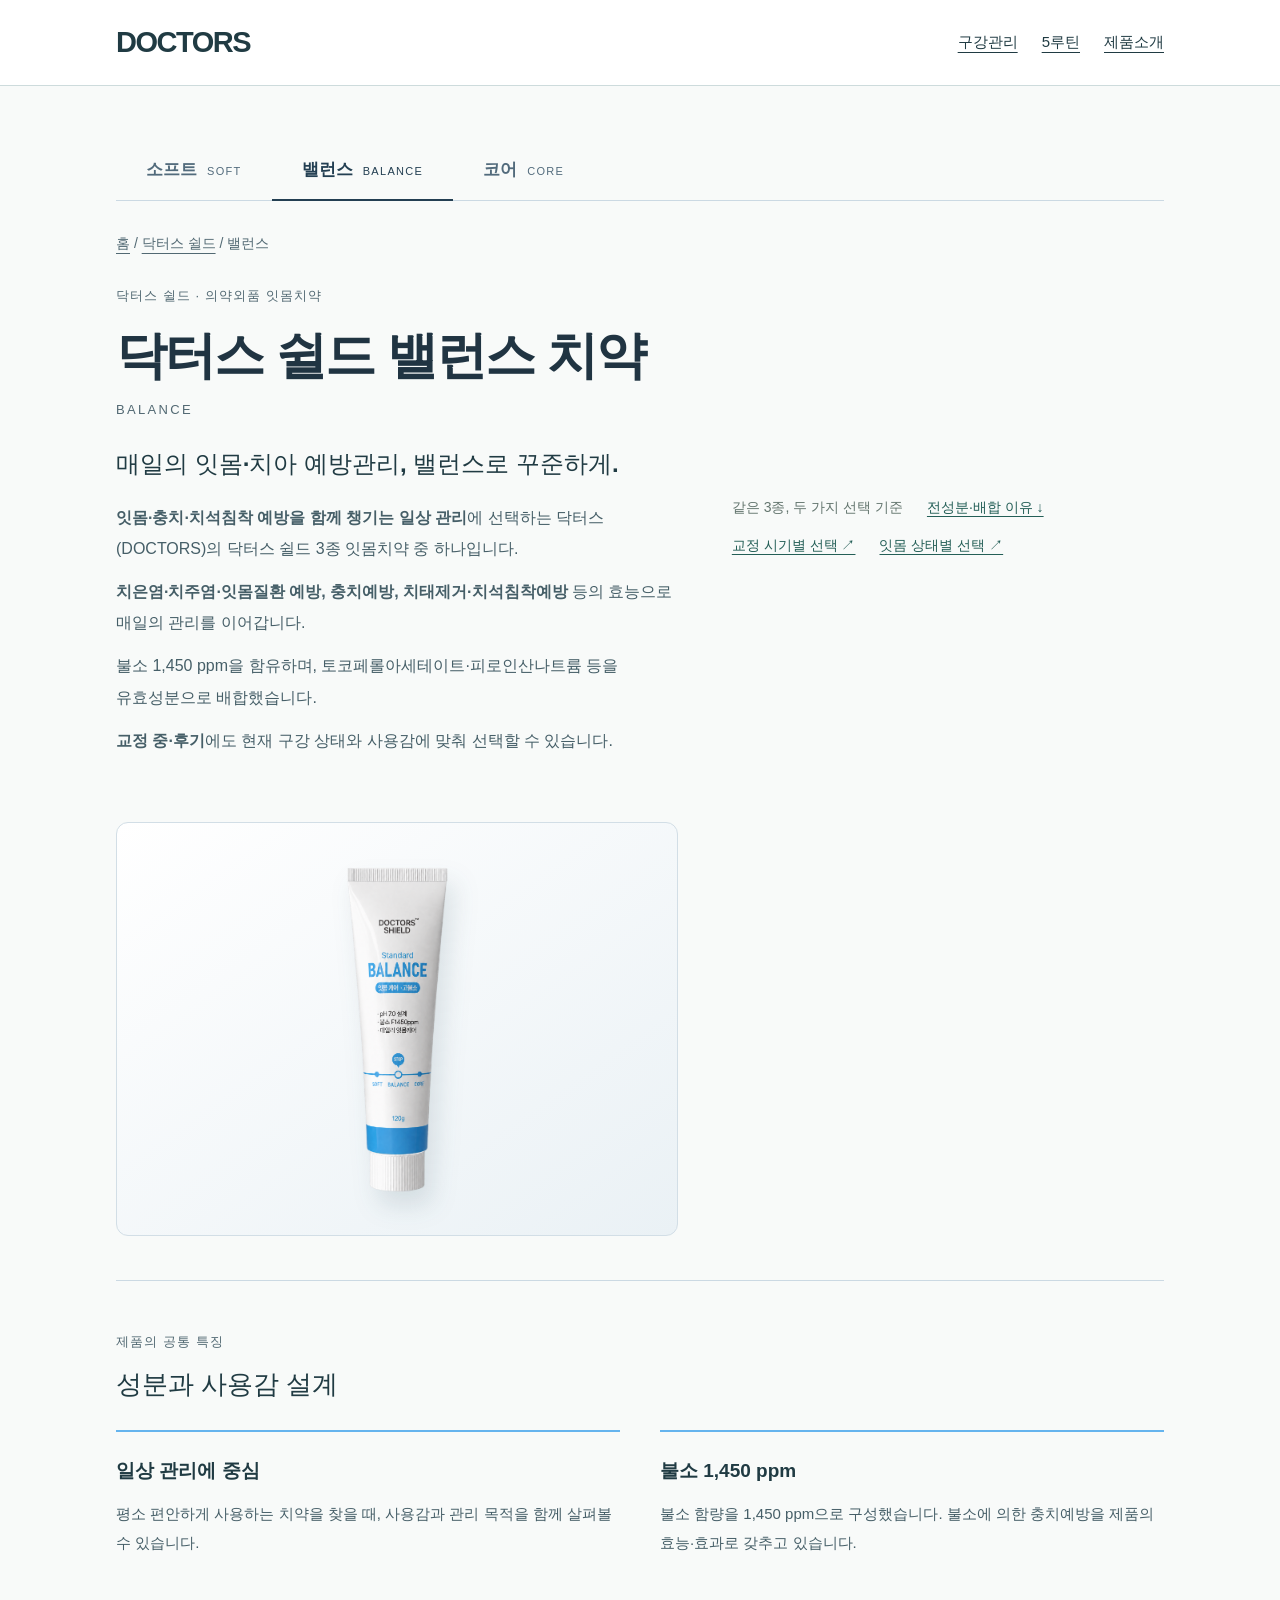
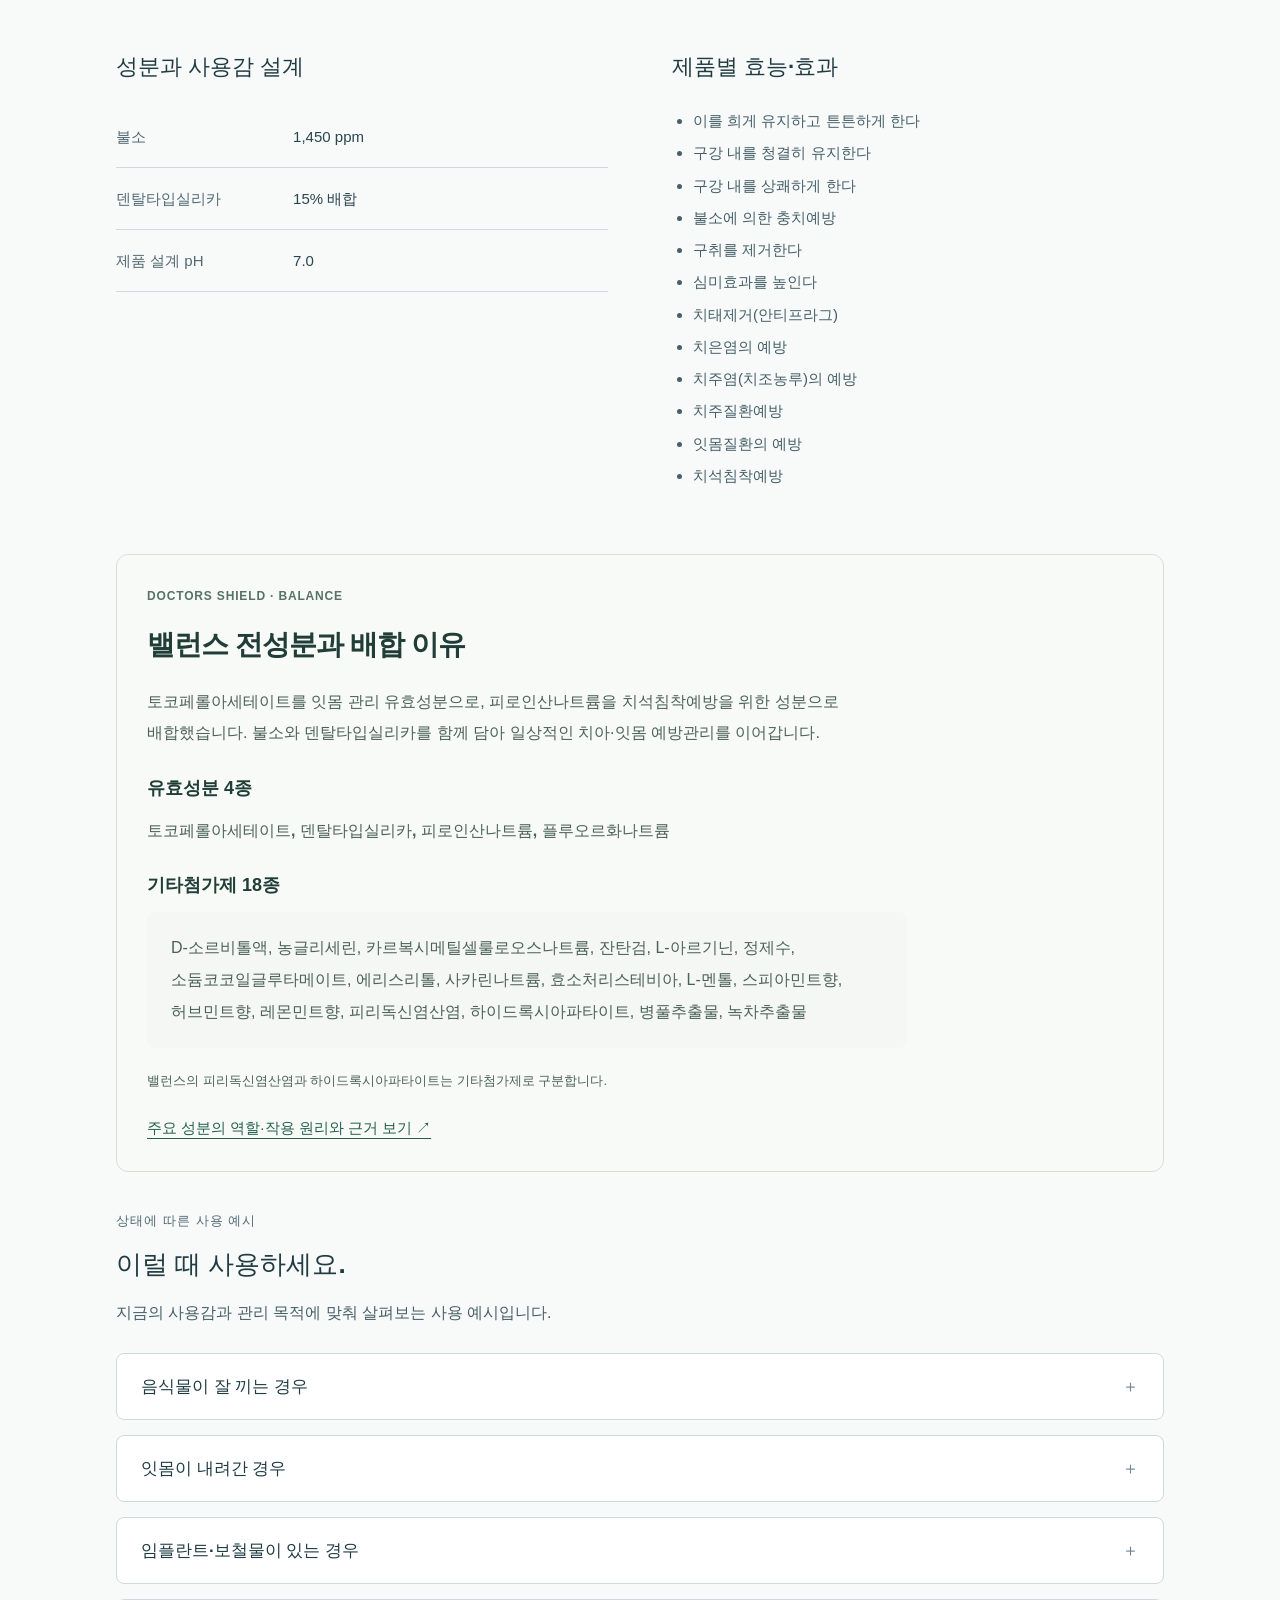
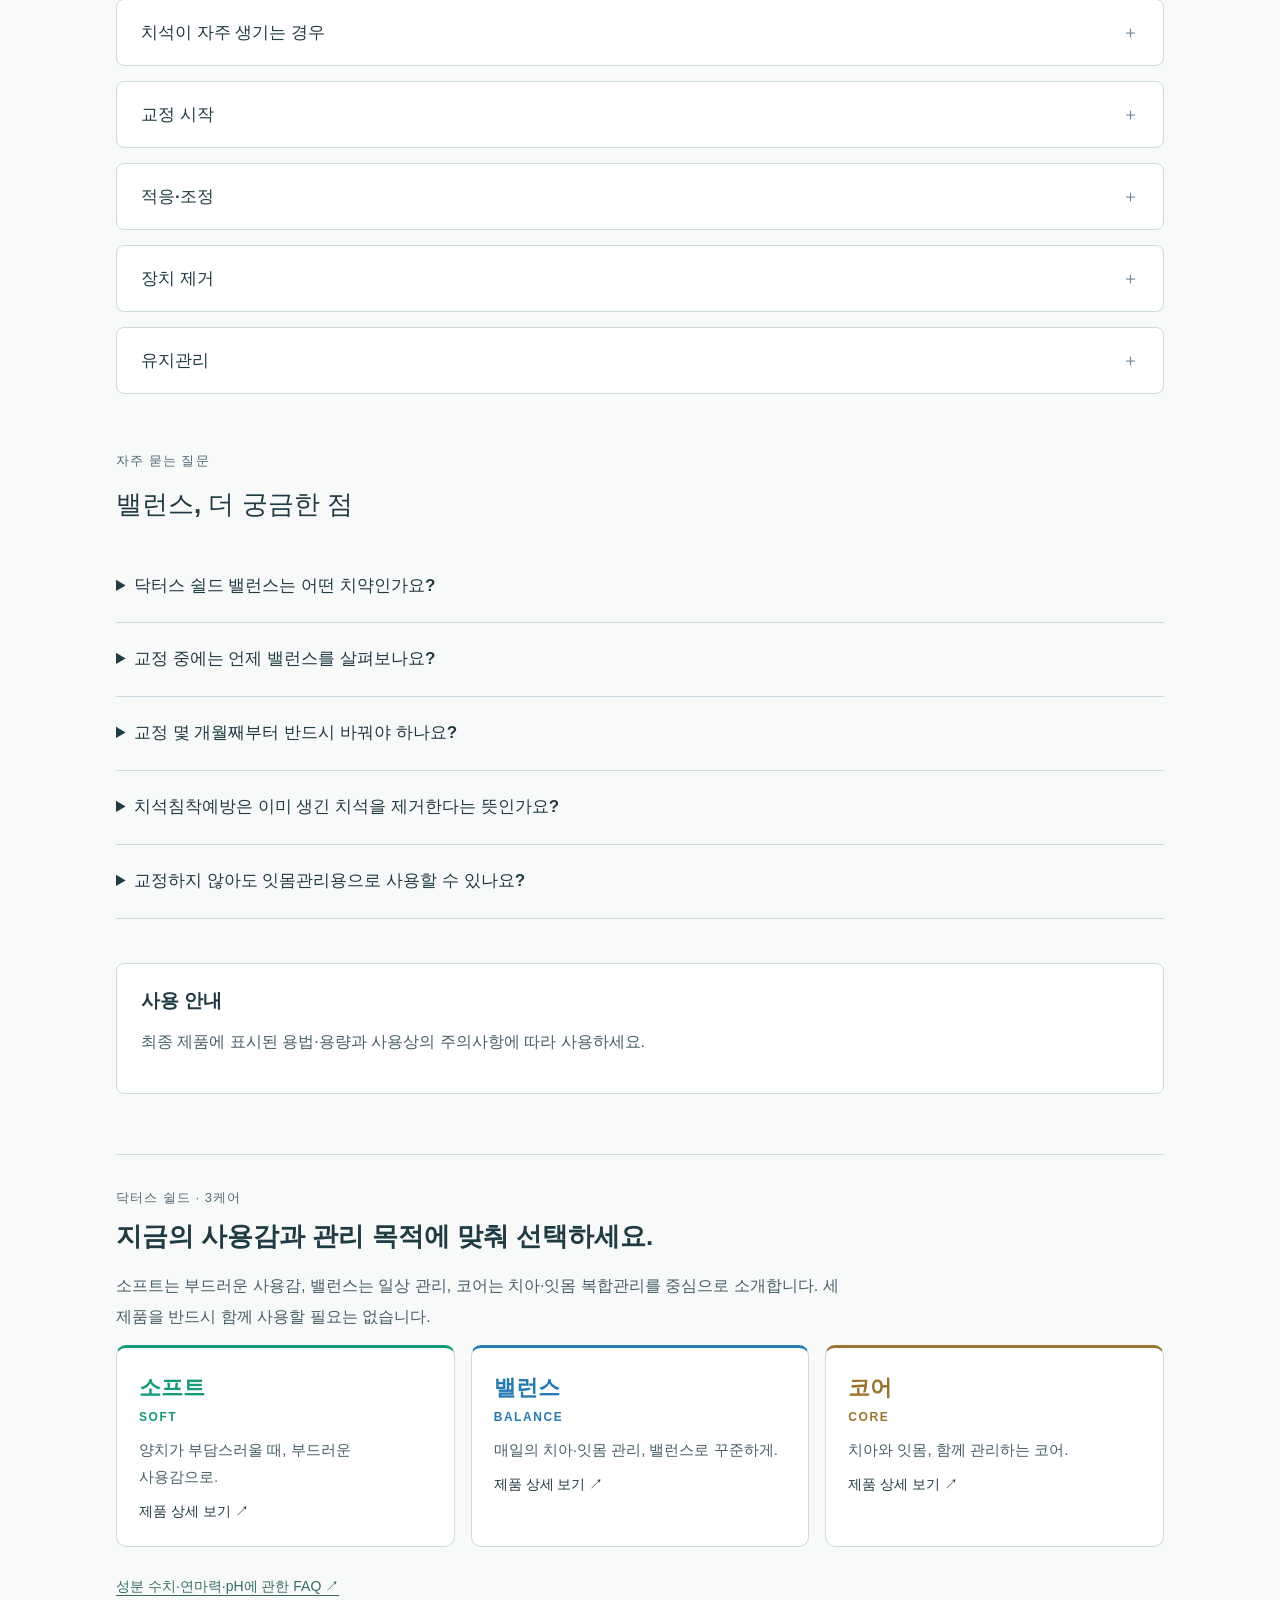
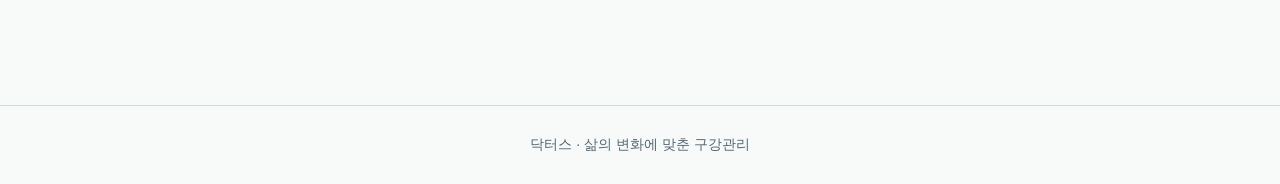
<file: balance.html>
<!doctype html><html lang="ko"><head><meta charset="utf-8"><meta name="viewport" content="width=device-width,initial-scale=1"><title>닥터스 쉴드 밸런스 잇몸치약 | 잇몸·충치·치석침착 예방</title><meta name="description" content="매일의 잇몸·치아 예방관리를 위한 닥터스 쉴드 밸런스. 치은염·치주염·잇몸질환 예방, 불소 1,450 ppm과 치석침착예방 효능을 확인하세요. 교정 중·후기에도 선택할 수 있습니다. 전성분과 제품별 배합 이유도 함께 안내합니다."><style>/* Pamphlet-backed product details follow the concise product introduction. */
.toothpaste-content{max-width:1080px;margin:64px auto 0;color:#dce8f0}
.toothpaste-opening{padding:0 0 40px;border-bottom:1px solid #2b4052;max-width:780px}
.toothpaste-opening h2{font-size:clamp(32px,4vw,46px);margin:14px 0 24px;color:var(--product-tone);line-height:1.3}
.toothpaste-opening h2 small,.toothpaste-compare-card h3 small{display:block;font-size:12px;letter-spacing:.16em;font-weight:400;margin-top:8px;line-height:1.7}
.toothpaste-opening h3{font-size:clamp(22px,2.6vw,29px);line-height:1.6;margin:0 0 20px;font-weight:550}
.toothpaste-content p{font-size:16px;line-height:1.95;color:#bed0dd;max-width:760px;margin:12px 0}
.toothpaste-columns{display:grid;grid-template-columns:1fr 1fr;gap:64px;margin:44px 0 64px}
.toothpaste-columns h3,.toothpaste-day-night h3{font-size:22px;line-height:1.6;margin:0 0 22px;font-weight:550}
.toothpaste-specs{border-collapse:collapse;width:100%;font-size:15px;line-height:1.8}
.toothpaste-specs caption{position:absolute;width:1px;height:1px;overflow:hidden;clip-path:inset(50%)}
.toothpaste-specs th,.toothpaste-specs td{border-bottom:1px solid #2b4052;padding:17px 0;text-align:left;vertical-align:top}
.toothpaste-specs th{width:36%;padding-right:18px;color:#b1c5d4;font-weight:500}.toothpaste-specs td{color:#e0ebf2;overflow-wrap:anywhere}
.toothpaste-moments{list-style:none;margin:0;padding:0 0 0 24px;border-left:1px solid #435466}
.toothpaste-moments li{position:relative;padding:0 0 24px}.toothpaste-moments li:last-child{padding-bottom:0}
.toothpaste-moments li::before{content:'';position:absolute;left:-30px;top:8px;width:9px;height:9px;background:#d4e2ed;border:1px solid #d4e2ed;border-radius:50%;box-shadow:0 0 0 5px #09131d}
.toothpaste-moments h4{font-size:16px;line-height:1.7;margin:0;font-weight:550}.toothpaste-moments p{font-size:15px;margin:7px 0 0}
.toothpaste-comparison{border-top:1px solid #2b4052;padding:40px 0}.toothpaste-comparison h2{font-size:28px;line-height:1.5;margin:10px 0 16px;font-weight:550}
.toothpaste-compare-grid{display:grid;grid-template-columns:repeat(3,minmax(0,1fr));gap:20px;margin-top:28px}
.toothpaste-compare-card{padding:26px 22px;border:1px solid #2b4052;border-top:3px solid var(--product-tone);border-radius:12px;background:#0c1c29;min-width:0}
.toothpaste-compare-card h3{color:var(--product-tone);font-size:24px;line-height:1.4;margin:0 0 16px}.toothpaste-compare-card p{font-size:15px;min-height:60px;line-height:1.8}
.toothpaste-compare-card dl{margin:22px 0}.toothpaste-compare-card dl div{display:flex;justify-content:space-between;gap:12px;padding:9px 0;border-bottom:1px solid #2b4052;font-size:14px;line-height:1.6}
.toothpaste-compare-card dt{color:#a9c0d0}.toothpaste-compare-card dd{margin:0;color:#e0ebf2;white-space:nowrap}.toothpaste-compare-card button{width:100%;font-size:14px;padding:12px;line-height:1.6}
.toothpaste-day-night{padding:28px 0 44px}.toothpaste-care-links{display:flex;gap:12px 26px;flex-wrap:wrap;margin-top:24px}.toothpaste-care-links a{color:#e0ebf2;font-size:14px;line-height:1.8;text-underline-offset:6px}
.toothpaste-notices{padding:26px 28px;border:1px solid #2b4052;border-radius:12px;background:#0b1926}.toothpaste-notices h3{font-size:16px;margin:0 0 12px;line-height:1.7}.toothpaste-notices ul{margin:0;padding-left:18px;color:#bccfdd;font-size:13px;line-height:1.95}.toothpaste-notices li+li{margin-top:5px}.toothpaste-notices p{font-size:12px;margin:18px 0 0;color:#afc5d5}
@media(max-width:760px){
 .toothpaste-content{margin-top:38px}.toothpaste-opening{padding-bottom:26px}.toothpaste-opening h2{font-size:34px}.toothpaste-opening h3{font-size:22px}.toothpaste-content p{font-size:15px}
 .toothpaste-columns{grid-template-columns:1fr;gap:34px;margin:32px 0 40px}.toothpaste-columns h3,.toothpaste-day-night h3{font-size:20px;margin-bottom:16px}.toothpaste-specs{font-size:14px}.toothpaste-specs th{width:38%;padding-right:12px}
 .toothpaste-moments h4{font-size:15px}.toothpaste-moments p{font-size:14px}.toothpaste-comparison{padding:30px 0}.toothpaste-comparison h2{font-size:23px}.toothpaste-compare-grid{grid-template-columns:1fr;gap:16px}
 .toothpaste-compare-card{padding:23px 20px}.toothpaste-compare-card p{min-height:0}.toothpaste-compare-card h3{font-size:23px}.toothpaste-compare-card dl div{font-size:14px}
 .toothpaste-day-night{padding-bottom:32px}.toothpaste-care-links{flex-direction:column;gap:16px}.toothpaste-notices{padding:22px 18px}.toothpaste-notices ul{font-size:13px}.toothpaste-notices p{font-size:12px}
}
/* Common product facts and state examples are generated from the same master. */
.product-design-section{margin:44px 0 56px}.product-design-section>h3,.product-faq-section>h3{font-size:26px;line-height:1.5;margin:12px 0 26px;font-weight:550;color:#26475c}
.product-feature-grid{display:grid;grid-template-columns:repeat(2,minmax(0,1fr));gap:24px 40px}.product-feature{padding:24px 0;border-top:2px solid var(--product-tone)}.product-feature h4{font-size:19px;line-height:1.6;margin:0 0 12px;color:#26475c}.product-feature p{font-size:15px!important}.product-cleansing-note{padding:16px 20px;background:#e4edf3;border-radius:6px}
.product-faq-section{margin:56px 0 44px}.product-faq{padding:22px 0;border-bottom:1px solid #cbd9e3}.product-faq summary{font-size:17px;line-height:1.7;font-weight:550;cursor:pointer;color:#26475c}.product-faq p{font-size:15px!important}.product-use-instructions{padding:24px;background:#fff;border:1px solid #cbd9e3;border-radius:8px;margin:32px 0}.product-use-instructions h3{margin:0;font-size:19px;color:#26475c}.product-source-footnote{font-size:13px!important;color:#465f71!important}
@media(max-width:760px){.product-feature-grid{grid-template-columns:1fr;gap:12px}.product-design-section>h3,.product-faq-section>h3{font-size:22px}.product-feature{padding:20px 0}.product-feature h4{font-size:18px}.product-faq summary{font-size:16px}.product-design-section{margin:34px 0 40px}.product-faq-section{margin:40px 0 30px}}
.product-context-origin{padding:17px 20px;background:#e4edf3;border-left:3px solid #728da2;border-radius:4px;font-size:14px!important}
.product-efficacy{margin:0;padding-left:21px;font-size:15px;line-height:1.95;color:#465f71}.product-efficacy li+li{margin-top:3px}
.product-formula{padding:20px 24px;background:#fff;border:1px solid #cbd9e3;border-radius:8px;margin:0 0 50px}.product-formula summary{cursor:pointer;font-size:17px;font-weight:550;color:#26475c}.product-formula .toothpaste-columns{margin:25px 0 10px;gap:38px}.product-formula .toothpaste-specs th{width:70%}.product-formula .toothpaste-specs td{text-align:right}
.product-use-section>h3{font-size:26px;line-height:1.6;font-weight:550;margin:12px 0}
.product-use-cases{display:flex;flex-direction:column;gap:15px;margin-top:25px}.product-use-case{background:#fff;border:1px solid #cbd9e3;border-radius:8px;padding:21px 24px}.product-use-case summary{display:flex;gap:12px;justify-content:space-between;align-items:center;font-size:17px;font-weight:550;cursor:pointer;color:#26475c}.product-use-case summary:after{content:'＋';margin-left:auto;color:#6d8597}.product-use-case[open] summary:after{content:'−'}.product-use-case .case-condition{font-size:14px;color:#587184}.product-use-case a{display:inline-block;color:#26475c;font-size:15px;text-underline-offset:5px;margin-top:10px}.case-current{display:none;font-size:12px;background:#e4edf3;border-radius:4px;padding:4px 8px;font-weight:400}.product-use-case.is-context{order:-1;border-color:#738da0;box-shadow:0 0 0 1px #738da020}.product-use-case.is-context .case-current{display:inline-block}
.paste-context-explanation{font-size:14px;line-height:1.8;color:#465f71;padding:8px 0 4px;margin:0}
@media(max-width:760px){.product-formula,.product-use-case{padding:18px}.product-use-section>h3{font-size:22px}.product-use-case summary{font-size:16px}.case-current{font-size:11px;white-space:nowrap}.product-efficacy{font-size:14px}.product-context-origin{font-size:13px!important}.product-formula .toothpaste-specs th{width:65%}}

:root{color-scheme:light;--ink:#203b43;--muted:#526973;--line:#cddbdc}
*{box-sizing:border-box}html{scroll-behavior:smooth;scroll-padding-top:24px}body{margin:0;background:#f8faf9;color:var(--ink);font-family:-apple-system,BlinkMacSystemFont,"Apple SD Gothic Neo","Noto Sans KR","Malgun Gothic",sans-serif;word-break:keep-all;overflow-wrap:anywhere}a{color:inherit;text-underline-offset:5px}a:focus-visible,summary:focus-visible{outline:3px solid #304d61;outline-offset:5px}main{max-width:1120px;margin:auto;padding:34px 36px 80px}.site-head{border-bottom:1px solid var(--line);background:white}.head-inner{max-width:1120px;margin:auto;padding:26px 36px;display:flex;gap:28px;align-items:center;justify-content:space-between}.brand-link{text-decoration:none;font-size:29px;font-weight:800;letter-spacing:-1.5px}.head-nav{display:flex;gap:24px;font-size:15px}.breadcrumb{font-size:14px;color:var(--muted);margin-bottom:28px}.product-nav{display:flex;gap:8px;flex-wrap:wrap;margin:0 0 22px}.product-nav a{padding:10px 19px;border:1px solid var(--line);border-radius:40px;text-decoration:none;font-size:15px}.product-nav a[aria-current]{background:var(--ink);border-color:var(--ink);color:white}.kicker{font-size:13px;line-height:1.7;letter-spacing:.08em;color:#526973}.toothpaste-article{margin-top:12px}.standalone-hero{display:grid;grid-template-columns:1.35fr 1fr;gap:60px;align-items:center;min-height:580px;padding:30px 0 50px;border-bottom:1px solid var(--line)}.toothpaste-opening{padding:0;border:0;max-width:none}.toothpaste-opening h1{font-size:clamp(36px,4vw,53px);line-height:1.3;letter-spacing:-.035em;margin:16px 0 26px}.toothpaste-opening h1 small{display:block;font-size:13px;letter-spacing:.18em;margin-top:12px;font-weight:400;color:#526973}.toothpaste-opening h3{font-size:24px;line-height:1.55}.hero-visual{background:var(--product-soft);border-radius:30px;min-height:490px;display:flex;align-items:center;justify-content:center;padding:32px}.hero-visual img{height:420px;max-width:100%;object-fit:contain;filter:drop-shadow(10px 22px 18px #19353622)}
.toothpaste-content{color:var(--ink);margin:0;max-width:none}.toothpaste-content p{color:#465f68}.toothpaste-specs th,.toothpaste-specs td{border-color:var(--line);color:#29454e}.toothpaste-specs th{color:#526973}.toothpaste-columns h3{color:var(--ink)}.product-efficacy{color:#465f68}.product-feature h4,.product-design-section>h3,.product-faq-section>h3,.product-faq summary,.product-use-instructions h3,.product-use-case summary{color:var(--ink)}.product-cleansing-note{background:#edf3f3}.product-use-case{border-color:var(--line)}.product-use-case a{color:#29454e}.product-source-footnote{margin-top:-40px!important;margin-bottom:40px!important}.toothpaste-notices{background:#eef3f3;color:var(--ink);border-color:var(--line);margin-top:42px}.toothpaste-notices ul,.toothpaste-notices p{color:#465f68}.other-products{margin:60px 0 0;border-top:1px solid var(--line);padding-top:32px}.other-products h2{font-size:26px;margin:10px 0 16px}.compare-links{display:grid;grid-template-columns:repeat(3,minmax(0,1fr));gap:16px}.compare-link{padding:25px 22px;background:white;border:1px solid var(--line);border-top:3px solid var(--accent);border-radius:10px;text-decoration:none}.compare-link h3{font-size:22px;margin:0 0 8px;color:var(--accent)}.compare-link small{display:block;font-size:12px;margin-top:7px;letter-spacing:.13em}.compare-link p{font-size:15px;line-height:1.8;color:#465f68}.compare-link span{font-size:14px}.care-entry-link{display:block;padding:25px 28px;background:#eaf0f3;border-radius:12px;text-decoration:none;margin:35px 0}.care-entry-link strong{display:block;font-size:21px;margin-bottom:10px}.care-entry-link span{font-size:15px;line-height:1.8;color:#465f68}.site-foot{border-top:1px solid var(--line);padding:30px 36px;text-align:center;font-size:14px;color:#526973}.skip-link{position:absolute;left:20px;top:-80px;padding:12px;background:white;z-index:20}.skip-link:focus{top:15px}.product-source-footnote{line-height:1.8}
@media(max-width:760px){.head-inner{flex-wrap:wrap}.head-nav{flex-wrap:wrap}main{padding:25px 22px 50px}.head-inner{padding:20px 22px;gap:18px}.brand-link{font-size:25px}.head-nav{gap:14px;font-size:14px}.standalone-hero{grid-template-columns:1fr;gap:28px;min-height:0;padding:12px 0 36px}.hero-visual{min-height:330px;padding:25px}.hero-visual img{height:300px}.toothpaste-opening h1{font-size:36px}.toothpaste-opening h3{font-size:23px}.toothpaste-content p{font-size:16px}.toothpaste-specs{font-size:15px}.product-efficacy{font-size:15px}.compare-links{grid-template-columns:1fr}.product-source-footnote{margin-top:-18px!important;margin-bottom:28px!important}.product-nav a{font-size:14px;padding:9px 16px}.breadcrumb{font-size:13px}.site-foot{padding:26px 22px}}
@media(prefers-reduced-motion:reduce){html{scroll-behavior:auto}}
/* Same type, pale paper and navy navigation as the brand entrance. */
.shield-product-intro{max-width:1080px;margin:34px auto 0;padding:28px 0 0;background:transparent;color:#203442}
.shield-product-intro[hidden],.shield-family-content[hidden]{display:none!important}
.shield-family-heading{margin-bottom:32px}.shield-eyebrow{font-size:12px;letter-spacing:.13em;color:#536a7b;line-height:1.8;margin-bottom:16px;font-weight:600}
.shield-product-title{font-size:clamp(36px,4.2vw,58px);font-family:inherit;font-weight:650;line-height:1.25;letter-spacing:-.045em;margin:0 0 20px;color:#203442}
.shield-product-sub{font-size:18px;line-height:1.8;color:#536a7b;margin:0}
.shield-choices{display:flex;gap:0;border-bottom:1px solid #cbd9e3;max-width:1080px}
.shield-choice{display:flex;align-items:baseline;gap:10px;padding:18px 30px;text-decoration:none;color:#526b7c;border-bottom:2px solid transparent;margin-bottom:-1px;min-width:0}
.shield-choice strong{font-size:17px;font-weight:600}.shield-choice small{font-size:11px;letter-spacing:.12em;line-height:1.6}
.shield-choice[aria-current]{border-color:#233f52;color:#233f52}.shield-choice:hover{background:#e7eef3}.shield-choice:focus-visible,.shield-family-card:focus-visible{outline:3px solid #617e92;outline-offset:4px}
.product-specific{padding:0;margin-top:22px}.product-specific .shield-family-heading{display:none}
.shield-family-content{max-width:1080px;margin:38px auto 54px}.shield-family-grid{display:grid;grid-template-columns:repeat(3,minmax(0,1fr));gap:26px}
.shield-family-card{display:block;text-decoration:none;color:#203442;min-width:0;border:1px solid #d2dee6;background:#fff;border-radius:12px;overflow:hidden;transition:transform .2s,border-color .2s}
.shield-family-card:hover{transform:translateY(-4px);border-color:#8197a5}
.shield-family-cutout{height:320px;display:flex;align-items:center;justify-content:center;background:linear-gradient(145deg,#fff,#edf3f6);padding:25px}
.shield-family-cutout svg{height:275px;width:auto;max-width:100%;filter:drop-shadow(9px 14px 10px #233f521c)}
.shield-family-label{padding:26px 26px 30px;border-top:1px solid #e6edf2}.shield-family-label h3{font-size:26px;line-height:1.4;margin:0 0 18px}.shield-family-label small{display:block;font-size:11px;letter-spacing:.14em;font-weight:400;color:#536a7b;margin-top:6px}
.shield-family-label p{font-size:16px;line-height:1.8;min-height:58px;margin:0 0 24px;color:#465f71}.shield-family-label>span{font-size:14px;text-decoration:underline;text-underline-offset:5px}.shield-family-note{font-size:14px;line-height:1.8;color:#536a7b;margin:28px 0}
.product-reading-opening{display:grid;grid-template-columns:1.3fr 1fr;gap:54px;align-items:center;margin:24px 0 50px;padding-bottom:44px;border-bottom:1px solid #cbd9e3}
.product-reading-opening .toothpaste-opening{border:0;padding:0;max-width:none}.product-reading-visual{min-height:380px;display:flex;align-items:center;justify-content:center;background:linear-gradient(145deg,#fff,#eaf1f5);border:1px solid #d2dee6;border-radius:12px;padding:26px}
.product-reading-visual svg,.product-reading-visual img{height:360px;width:auto;max-width:100%;object-fit:contain;filter:drop-shadow(8px 15px 12px #1b3c4e20)}
.toothpaste-content{margin-top:32px}.toothpaste-opening h2,.toothpaste-opening h1{color:#203442!important}
.signals{gap:8px;justify-content:flex-start}.signal,.signal.blue,.signal.gold{height:auto;width:auto;flex:1;border-radius:5px;padding:12px 8px;border:1px solid #bdcdd9;background:#fff;gap:0;animation:none;overflow:visible;color:#304e64}
.signal:before,.signal i{display:none!important;animation:none!important}.signal[aria-pressed=true]{background:#233f52;border-color:#233f52;color:#fff}.signal strong{font-size:15px}.signal small{font-size:10px;letter-spacing:.08em;color:inherit}.signal[aria-pressed=true] small{color:#e1e9ee}
@media(min-width:761px){body>.shield-product-intro{padding:32px 36px 0;max-width:1120px}}
@media(max-width:760px){.shield-product-intro{margin-top:24px;padding:16px 0 0}.shield-eyebrow{font-size:11px}.shield-product-title{font-size:36px}.shield-product-sub{font-size:16px}.shield-family-heading{margin-bottom:22px}.shield-choice{padding:16px 14px;flex:1;display:block;text-align:center}.shield-choice strong{font-size:16px}.shield-choice small{display:block;font-size:10px;margin-top:4px}.product-specific{margin-top:18px;padding:0}.shield-family-content{margin-top:26px}.shield-family-grid{grid-template-columns:1fr;gap:22px}.shield-family-cutout{height:290px}.shield-family-cutout svg{height:250px}.shield-family-label p{min-height:0}.product-reading-opening{grid-template-columns:1fr;gap:26px;margin-bottom:34px;padding-bottom:32px}.product-reading-visual{min-height:310px}.product-reading-visual svg,.product-reading-visual img{height:290px}.toothpaste-content{margin-top:26px}body>.shield-product-intro{margin-left:22px;margin-right:22px}}
@media(prefers-reduced-motion:reduce){.shield-family-card{transition:none}.shield-family-card:hover{transform:none}}
</style><script type="application/ld+json">{"@context": "https://schema.org", "@type": "Product", "name": "닥터스 쉴드 밸런스 치약", "brand": {"@type": "Brand", "name": "닥터스"}, "category": "의약외품 잇몸치약", "description": "매일의 잇몸·치아 예방관리를 위한 닥터스 쉴드 밸런스. 치은염·치주염·잇몸질환 예방, 불소 1,450 ppm과 치석침착예방 효능을 확인하세요. 교정 중·후기에도 선택할 수 있습니다. 전성분과 제품별 배합 이유도 함께 안내합니다.", "additionalProperty": [{"@type": "PropertyValue", "name": "불소 함량", "value": 1450, "unitText": "ppm"}, {"@type": "PropertyValue", "name": "덴탈타입실리카 배합량", "value": 15, "unitText": "%"}, {"@type": "PropertyValue", "name": "유효성분", "value": "토코페롤아세테이트, 덴탈타입실리카, 피로인산나트륨, 플루오르화나트륨"}, {"@type": "PropertyValue", "name": "기타첨가제", "value": "D-소르비톨액, 농글리세린, 카르복시메틸셀룰로오스나트륨, 잔탄검, L-아르기닌, 정제수, 소듐코코일글루타메이트, 에리스리톨, 사카린나트륨, 효소처리스테비아, L-멘톨, 스피아민트향, 허브민트향, 레몬민트향, 피리독신염산염, 하이드록시아파타이트, 병풀추출물, 녹차추출물"}]}</script><link rel="canonical" href="__SITE_ORIGIN__/balance.html"><link rel="icon" href="favicon.svg"><link rel="stylesheet" href="brand-guide.css?v=3"><meta property="og:title" content="닥터스 쉴드 밸런스 잇몸치약 | 잇몸·충치·치석침착 예방"><meta property="og:description" content="매일의 잇몸·치아 예방관리를 위한 닥터스 쉴드 밸런스. 치은염·치주염·잇몸질환 예방, 불소 1,450 ppm과 치석침착예방 효능을 확인하세요. 교정 중·후기에도 선택할 수 있습니다. 전성분과 제품별 배합 이유도 함께 안내합니다."><meta name="twitter:title" content="닥터스 쉴드 밸런스 잇몸치약 | 잇몸·충치·치석침착 예방"><meta name="twitter:description" content="매일의 잇몸·치아 예방관리를 위한 닥터스 쉴드 밸런스. 치은염·치주염·잇몸질환 예방, 불소 1,450 ppm과 치석침착예방 효능을 확인하세요. 교정 중·후기에도 선택할 수 있습니다. 전성분과 제품별 배합 이유도 함께 안내합니다."><script type="application/ld+json" id="page-faq-schema">{"@context": "https://schema.org", "@type": "FAQPage", "mainEntity": [{"@type": "Question", "name": "닥터스 쉴드 밸런스는 어떤 치약인가요?", "acceptedAnswer": {"@type": "Answer", "text": "닥터스 쉴드 밸런스는 치은염·치주염·잇몸질환 예방, 충치예방, 치태제거·치석침착예방 효능을 갖춘 의약외품 잇몸치약입니다. 불소 1,450 ppm을 함유하며, 토코페롤아세테이트·피로인산나트륨 등을 유효성분으로 배합했습니다."}}, {"@type": "Question", "name": "교정 중에는 언제 밸런스를 살펴보나요?", "acceptedAnswer": {"@type": "Answer", "text": "닥터스 교정관리 안내에서는 장치에 적응하고 사용감이 편안해진 시기의 일상 관리에 밸런스를 연결합니다. 장치 제거 후와 유지기에도 자연치아와 잇몸의 일상 관리 목적으로 살펴볼 수 있습니다."}}, {"@type": "Question", "name": "교정 몇 개월째부터 반드시 바꿔야 하나요?", "acceptedAnswer": {"@type": "Answer", "text": "정해진 개월 수는 없습니다. 교정 중·후기에 장치 사용이 편안하고 일상 관리를 원할 때 밸런스를 선택할 수 있습니다. 조정 후 다시 부드러운 사용감을 원하면 소프트를 살펴보세요."}}, {"@type": "Question", "name": "치석침착예방은 이미 생긴 치석을 제거한다는 뜻인가요?", "acceptedAnswer": {"@type": "Answer", "text": "치석침착예방과 이미 생긴 치석의 제거는 다른 의미입니다. 밸런스를 기존 치석을 제거하는 제품으로 안내하지 않습니다."}}, {"@type": "Question", "name": "교정하지 않아도 잇몸관리용으로 사용할 수 있나요?", "acceptedAnswer": {"@type": "Answer", "text": "네. 밸런스는 교정 여부와 관계없이 잇몸질환 예방과 일상 구강관리를 위해 사용할 수 있습니다. 잇몸·충치·치석침착 예방을 함께 챙기는 일상 관리에 성분과 사용감을 살펴 선택하세요."}}]}</script><link rel="stylesheet" href="ingredients.css?v=1"></head>
<body style="--product-tone:#267bb3;--product-soft:#e8f3fa"><a class="skip-link" href="#product-main">본문으로 이동</a><header class="site-head"><div class="head-inner"><a class="brand-link" href="index.html#entrance">DOCTORS</a><nav class="head-nav" aria-label="주요 메뉴"><a href="index.html#map">구강관리</a><a href="routine.html">5루틴</a><a href="toothpaste.html">제품소개</a></nav></div></header>
<section class="shield-product-intro product-specific" id="shield-product-intro"><nav class="shield-choices" aria-label="닥터스 쉴드 치약 선택"><a class="shield-choice" data-shield-product="0" href="soft.html"><strong>소프트</strong><small lang="en">SOFT</small></a><a class="shield-choice" data-shield-product="1" href="balance.html" aria-current="page"><strong>밸런스</strong><small lang="en">BALANCE</small></a><a class="shield-choice" data-shield-product="2" href="core.html"><strong>코어</strong><small lang="en">CORE</small></a></nav></section><main id="product-main"><div class="breadcrumb"><a href="index.html#entrance">홈</a> / <a href="toothpaste.html">닥터스 쉴드</a> / 밸런스</div><div class="toothpaste-content"><article id="toothpaste-content-1" class="toothpaste-article" aria-labelledby="toothpaste-heading-1" style="--product-tone:#65b4ee">
<div class="product-reading-opening"><header class="toothpaste-opening"><div class="kicker">닥터스 쉴드 · 의약외품 잇몸치약</div><h1 id="toothpaste-heading-1">닥터스 쉴드 밸런스 치약<small lang="en">BALANCE</small></h1><h3>매일의 잇몸·치아 예방관리, 밸런스로 꾸준하게.</h3><p><strong>잇몸·충치·치석침착 예방을 함께 챙기는 일상 관리</strong>에 선택하는 닥터스(DOCTORS)의 닥터스 쉴드 3종 잇몸치약 중 하나입니다.</p><p><strong>치은염·치주염·잇몸질환 예방, 충치예방, 치태제거·치석침착예방</strong> 등의 효능으로 매일의 관리를 이어갑니다.</p><p>불소 1,450 ppm을 함유하며, 토코페롤아세테이트·피로인산나트륨 등을 유효성분으로 배합했습니다.</p><p><strong>교정 중·후기</strong>에도 현재 구강 상태와 사용감에 맞춰 선택할 수 있습니다.</p></header><nav class="bg-guide-links" aria-label="치약 선택 가이드"><span>같은 3종, 두 가지 선택 기준</span><a href="#full-ingredients">전성분·배합 이유 ↓</a><a href="ortho.html">교정 시기별 선택 ↗</a><a href="gum.html">잇몸 상태별 선택 ↗</a></nav><div class="product-reading-visual" id="product-reading-visual-1" role="img" aria-label="닥터스 쉴드 밸런스 치약 튜브"><img src="asset-33bb845bdcbf09d2.png" alt="닥터스 쉴드 밸런스 치약 튜브" width="300" height="550"></div></div>
<section class="product-design-section"><div class="kicker">제품의 공통 특징</div><h3>성분과 사용감 설계</h3><div class="product-feature-grid"><div class="product-feature"><h4>일상 관리에 중심</h4><p>평소 편안하게 사용하는 치약을 찾을 때, 사용감과 관리 목적을 함께 살펴볼 수 있습니다.</p></div><div class="product-feature"><h4>불소 1,450 ppm</h4><p>불소 함량을 1,450 ppm으로 구성했습니다. 불소에 의한 충치예방을 제품의 효능·효과로 갖추고 있습니다.</p></div></div></section>
<div class="toothpaste-columns"><section><h3>성분과 사용감 설계</h3><table class="toothpaste-specs"><caption>밸런스의 성분·설계 수치</caption><tbody><tr><th scope="row">불소</th><td>1,450 ppm</td></tr><tr><th scope="row">덴탈타입실리카</th><td>15% 배합</td></tr><tr><th scope="row">제품 설계 pH</th><td>7.0</td></tr></tbody></table></section><section><h3>제품별 효능·효과</h3><ul class="product-efficacy"><li>이를 희게 유지하고 튼튼하게 한다</li><li>구강 내를 청결히 유지한다</li><li>구강 내를 상쾌하게 한다</li><li>불소에 의한 충치예방</li><li>구취를 제거한다</li><li>심미효과를 높인다</li><li>치태제거(안티프라그)</li><li>치은염의 예방</li><li>치주염(치조농루)의 예방</li><li>치주질환예방</li><li>잇몸질환의 예방</li><li>치석침착예방</li></ul></section></div>


<section class="ig-inline" id="full-ingredients" aria-labelledby="full-ingredients-title"><p class="ig-kicker">DOCTORS SHIELD · BALANCE</p><h2 id="full-ingredients-title">밸런스 전성분과 배합 이유</h2><p class="ig-design">토코페롤아세테이트를 잇몸 관리 유효성분으로, 피로인산나트륨을 치석침착예방을 위한 성분으로 배합했습니다. 불소와 덴탈타입실리카를 함께 담아 일상적인 치아·잇몸 예방관리를 이어갑니다.</p><div class="ig-list"><h3>유효성분 4종</h3><p class="ig-active-list">토코페롤아세테이트, 덴탈타입실리카, 피로인산나트륨, 플루오르화나트륨</p><h3>기타첨가제 18종</h3><p class="ig-other-list">D-소르비톨액, 농글리세린, 카르복시메틸셀룰로오스나트륨, 잔탄검, L-아르기닌, 정제수, 소듐코코일글루타메이트, 에리스리톨, 사카린나트륨, 효소처리스테비아, L-멘톨, 스피아민트향, 허브민트향, 레몬민트향, 피리독신염산염, 하이드록시아파타이트, 병풀추출물, 녹차추출물</p><p class="ig-small">밸런스의 피리독신염산염과 하이드록시아파타이트는 기타첨가제로 구분합니다.</p></div><a class="ig-more" href="ingredients.html#mechanisms">주요 성분의 역할·작용 원리와 근거 보기 ↗</a></section><section class="product-use-section" aria-labelledby="product-use-title-1"><div class="kicker">상태에 따른 사용 예시</div><h3 id="product-use-title-1">이럴 때 사용하세요.</h3><p>지금의 사용감과 관리 목적에 맞춰 살펴보는 사용 예시입니다.</p><div class="product-use-cases"><details class="product-use-case" id="product-case-1-gum-food-trapping"><summary><span>음식물이 잘 끼는 경우</span></summary><p class="case-condition">매일의 불소치약 관리를 우선할 때</p><p>치아 사이 도구 관리와 함께 밸런스의 일상 관리 특징을 살펴볼 수 있습니다.</p></details><details class="product-use-case" id="product-case-1-gum-recession"><summary><span>잇몸이 내려간 경우</span></summary><p class="case-condition">불소 1,450 ppm을 일상 관리의 선택 기준으로 삼을 때</p><p>밸런스의 불소 함량을 살펴볼 수 있습니다.</p></details><details class="product-use-case" id="product-case-1-gum-prosthetics"><summary><span>임플란트·보철물이 있는 경우</span></summary><p class="case-condition">주변 자연치아와 잇몸의 일상 관리</p><p>밸런스를 일상 관리의 선택지로 살펴볼 수 있습니다.</p></details><details class="product-use-case" id="product-case-1-gum-tartar"><summary><span>치석이 자주 생기는 경우</span></summary><p class="case-condition">평소의 일상 관리</p><p>밸런스의 일상 관리 방향과 제품 표시사항을 살펴볼 수 있습니다.</p></details><details class="product-use-case" id="product-case-1-ortho-start"><summary><span>교정 시작</span></summary><p class="case-condition">장치 사용이 편안하고 일상 관리를 원할 때</p><p>현재 사용감이 편안하다면 밸런스를 일상 관리의 선택지로 살펴봅니다.</p></details><details class="product-use-case" id="product-case-1-ortho-adjustment"><summary><span>적응·조정</span></summary><p class="case-condition">장치에 적응하고 사용감이 편안할 때</p><p>편안해진 시기의 기본 일상 관리로 밸런스를 연결합니다.</p></details><details class="product-use-case" id="product-case-1-ortho-removal"><summary><span>장치 제거</span></summary><p class="case-condition">장치 제거 후 편안한 일상 관리</p><p>밸런스로 자연치아와 잇몸의 일상 관리를 이어갑니다.</p></details><details class="product-use-case" id="product-case-1-ortho-retention"><summary><span>유지관리</span></summary><p class="case-condition">유지기의 편안한 일상 관리</p><p>장치가 없어져도 자연치아와 잇몸의 매일 관리를 이어갑니다.</p></details></div></section>
<section class="product-faq-section"><div class="kicker">자주 묻는 질문</div><h3>밸런스, 더 궁금한 점</h3><details class="product-faq"><summary>닥터스 쉴드 밸런스는 어떤 치약인가요?</summary><p>닥터스 쉴드 밸런스는 치은염·치주염·잇몸질환 예방, 충치예방, 치태제거·치석침착예방 효능을 갖춘 의약외품 잇몸치약입니다. 불소 1,450 ppm을 함유하며, 토코페롤아세테이트·피로인산나트륨 등을 유효성분으로 배합했습니다.</p></details><details class="product-faq"><summary>교정 중에는 언제 밸런스를 살펴보나요?</summary><p>닥터스 교정관리 안내에서는 장치에 적응하고 사용감이 편안해진 시기의 일상 관리에 밸런스를 연결합니다. 장치 제거 후와 유지기에도 자연치아와 잇몸의 일상 관리 목적으로 살펴볼 수 있습니다.</p></details><details class="product-faq"><summary>교정 몇 개월째부터 반드시 바꿔야 하나요?</summary><p>정해진 개월 수는 없습니다. 교정 중·후기에 장치 사용이 편안하고 일상 관리를 원할 때 밸런스를 선택할 수 있습니다. 조정 후 다시 부드러운 사용감을 원하면 소프트를 살펴보세요.</p></details><details class="product-faq"><summary>치석침착예방은 이미 생긴 치석을 제거한다는 뜻인가요?</summary><p>치석침착예방과 이미 생긴 치석의 제거는 다른 의미입니다. 밸런스를 기존 치석을 제거하는 제품으로 안내하지 않습니다.</p></details><details class="product-faq"><summary>교정하지 않아도 잇몸관리용으로 사용할 수 있나요?</summary><p>네. 밸런스는 교정 여부와 관계없이 잇몸질환 예방과 일상 구강관리를 위해 사용할 수 있습니다. 잇몸·충치·치석침착 예방을 함께 챙기는 일상 관리에 성분과 사용감을 살펴 선택하세요.</p></details></section>
<section class="product-use-instructions"><h3>사용 안내</h3><p>최종 제품에 표시된 용법·용량과 사용상의 주의사항에 따라 사용하세요.</p></section></article>
<section class="other-products"><div class="kicker">닥터스 쉴드 · 3케어</div><h2>지금의 사용감과 관리 목적에 맞춰 선택하세요.</h2><p>소프트는 부드러운 사용감, 밸런스는 일상 관리, 코어는 치아·잇몸 복합관리를 중심으로 소개합니다. 세 제품을 반드시 함께 사용할 필요는 없습니다.</p><div class="compare-links"><a class="compare-link" href="soft.html" style="--accent:#159b78"><h3>소프트<small lang="en">SOFT</small></h3><p>양치가 부담스러울 때, 부드러운 사용감으로.</p><span>제품 상세 보기 ↗</span></a><a class="compare-link" href="balance.html" style="--accent:#267bb3"><h3>밸런스<small lang="en">BALANCE</small></h3><p>매일의 치아·잇몸 관리, 밸런스로 꾸준하게.</p><span>제품 상세 보기 ↗</span></a><a class="compare-link" href="core.html" style="--accent:#9b742d"><h3>코어<small lang="en">CORE</small></h3><p>치아와 잇몸, 함께 관리하는 코어.</p><span>제품 상세 보기 ↗</span></a></div></section>
<p class="bg-technical-link"><a href="toothpaste.html#technical-faq">성분 수치·연마력·pH에 관한 FAQ ↗</a></p></div></main><footer class="site-foot">닥터스 · 삶의 변화에 맞춘 구강관리</footer></body></html>
</file>
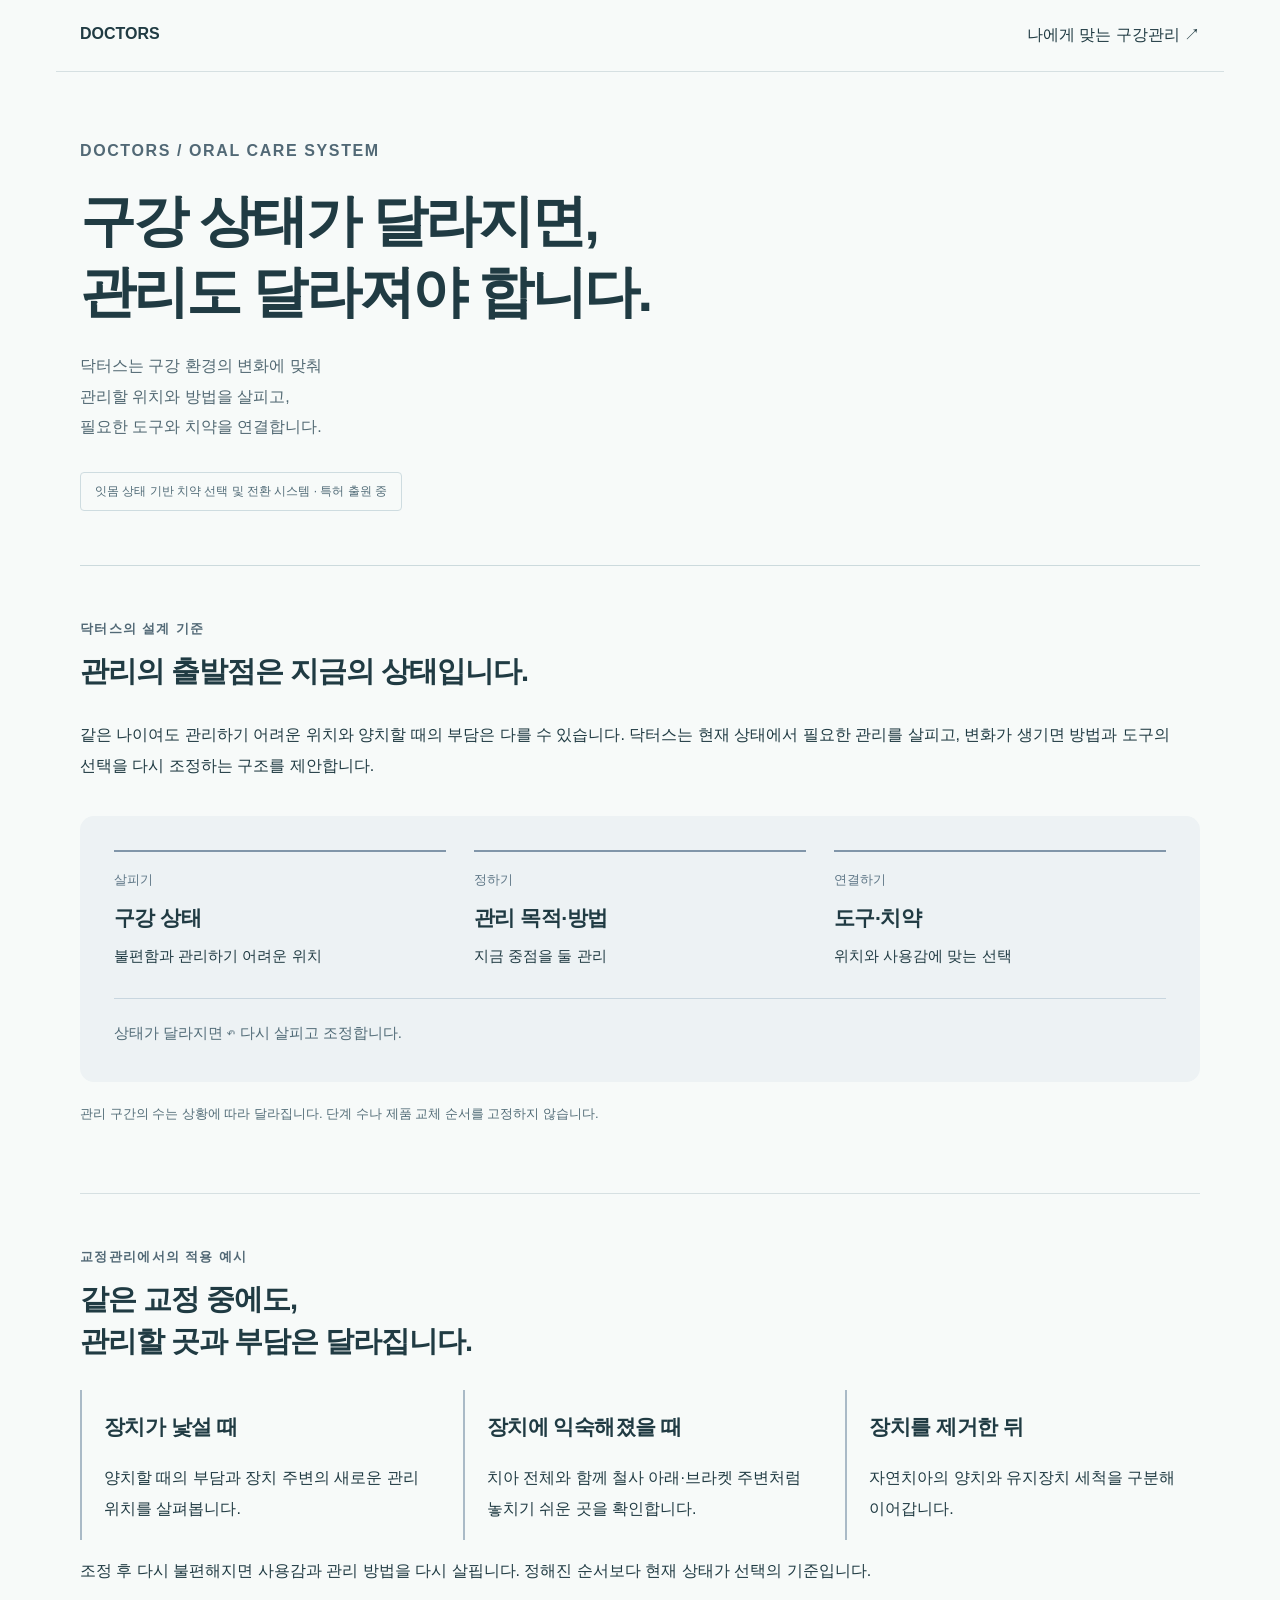
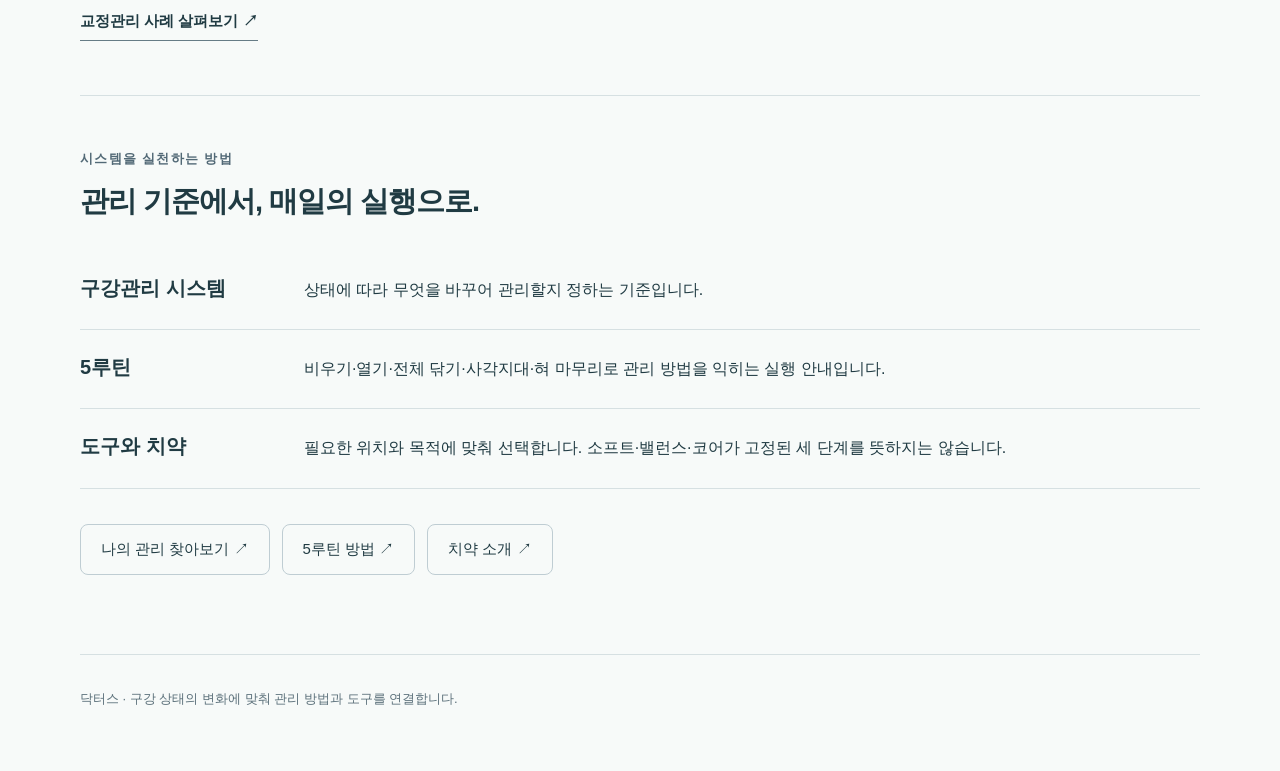
<file: care-system.html>
<!doctype html><html lang="ko"><head><meta charset="utf-8"><meta name="viewport" content="width=device-width,initial-scale=1"><title>닥터스 구강관리 시스템</title><style>body{margin:0;background:#f7faf9;color:#203b43;font-family:-apple-system,BlinkMacSystemFont,'Malgun Gothic',sans-serif}main{padding:0 24px}.system-site-head{max-width:1120px;margin:auto;padding:25px 24px;border-bottom:1px solid #d6e0e2;display:flex;justify-content:space-between}.system-site-head a{color:inherit;text-decoration:none}/* Care destinations share the light product reading surface. */
[hidden]{display:none!important}
.care-guide{max-width:1120px;margin:0 auto 60px;color:#203b43;word-break:keep-all;overflow-wrap:anywhere}
.care-guide *{box-sizing:border-box}.care-guide a{color:inherit;text-underline-offset:5px}.care-guide a:focus-visible{outline:3px solid #445a76;outline-offset:5px}
.cg-hero{padding:64px 0 54px;border-bottom:1px solid #ccdadd;position:relative}.cg-eyebrow,.cg-section-title>span{font-size:13px;letter-spacing:.1em;font-weight:600;color:#526976;margin:0 0 20px}.cg-hero h1{font-size:clamp(35px,4.4vw,61px);line-height:1.25;letter-spacing:-.05em;margin:0 0 24px;font-weight:700}.cg-lead{max-width:650px;font-size:19px;line-height:1.9;color:#526973}.cg-hero-line{height:5px;margin-top:40px;width:150px;background:#b5c4d2;position:relative}.cg-hero-line span{width:70%;height:5px;display:block;background:#526885}.cg-hero-line i{position:absolute;left:65%;top:-5px;width:15px;height:15px;border:3px solid #526885;border-radius:50%;background:#f7faf9}
.cg-section{padding:54px 0;border-bottom:1px solid #d6e0e2}.cg-section-title>span{display:block;margin-bottom:12px}.cg-section h2{font-size:29px;line-height:1.45;letter-spacing:-.035em;margin:0 0 28px}.care-guide p{line-height:1.9;font-size:16px}.cg-problems{display:grid;grid-template-columns:1fr 1fr;gap:38px}.cg-number{color:#738699;font-size:14px;font-variant-numeric:tabular-nums}.care-guide h3{font-size:21px;line-height:1.5;letter-spacing:-.025em}.cg-problem h3{margin:12px 0 20px}.cg-problem dl{margin:0}.cg-problem dt{font-size:14px;font-weight:650;color:#526976;margin:18px 0 6px}.cg-problem dd{margin:0;font-size:16px;line-height:1.85}.cg-phase-list{border-top:1px solid #c6d2d9}.cg-phase{display:grid;grid-template-columns:170px 1fr;gap:36px;padding:30px 0;border-bottom:1px solid #d6e0e2}.cg-phase h3{margin:0}.cg-phase p{margin:0 0 10px}.cg-phase-situation{font-weight:650}.cg-phase dl{display:grid;grid-template-columns:105px 1fr;font-size:14px;line-height:1.8;gap:5px 15px;margin:14px 0 0}.cg-phase dt{color:#5b6e7e}.cg-phase dd{margin:0}.cg-aside{padding:24px 28px;background:#edf2f4;border-left:3px solid #73849b;margin:30px 0 0;border-radius:0 10px 10px 0}.cg-aside h3,.cg-aside h2{font-size:19px;margin:0 0 8px}.cg-aside p{margin:0;font-size:15px;color:#425e69}
.cg-five{display:flex;list-style:none;padding:0;margin:24px 0 28px;gap:0}.cg-five li{flex:1;position:relative;border-top:2px solid #b5c4d2;padding:19px 10px 0 0;display:flex;flex-direction:column;gap:8px}.cg-five li:before{content:'';width:10px;height:10px;border-radius:50%;background:#65788f;position:absolute;top:-6px;left:0}.cg-five b{font-size:12px;color:#65788f}.cg-five span{font-size:17px;font-weight:650}.cg-link{font-weight:650;font-size:15px;display:inline-block;line-height:1.6;text-decoration:none;border-bottom:1px solid #667c86;padding:7px 0}.cg-tools{display:grid;grid-template-columns:repeat(3,minmax(0,1fr));gap:16px}.cg-tool{background:white;border:1px solid #d6e0e2;padding:26px;border-radius:12px}.cg-tool-location{font-size:13px;color:#566b7b;line-height:1.8}.cg-tool h3{font-size:19px;margin:13px 0}.cg-tool p{font-size:15px;color:#526973;margin:0}.cg-product-note{max-width:820px;color:#526973;margin-bottom:28px}.cg-product-grid{display:grid;grid-template-columns:repeat(3,minmax(0,1fr));gap:18px}.cg-product{display:block;text-decoration:none;border:1px solid #d6e0e2;background:white;border-radius:14px;overflow:hidden}.cg-product:hover{border-color:#647c89}.cg-product>div:last-child{padding:22px}.cg-product-image{height:200px;background:#eff3f2;padding:20px;display:flex;align-items:center;justify-content:center}.cg-product-image svg,.cg-product-image img{width:100%;height:100%;object-fit:contain}.cg-product h3{margin:0}.cg-product h3 small{display:block;font-size:11px;letter-spacing:.13em;margin-top:6px;font-weight:500;color:#607780}.cg-product p{font-size:15px;margin:17px 0;min-height:86px}.cg-product-fact{display:block;font-size:13px;color:#526973;margin-bottom:12px}.care-guide .cg-small{font-size:13px;line-height:1.85;color:#536d78;max-width:770px}.cg-footer{margin-top:32px;color:#5b707a}.cg-footer p{font-size:13px}.cg-route-links{display:flex;flex-wrap:wrap;gap:12px;margin-bottom:25px}.cg-route-links a{padding:15px 20px;border:1px solid #bfcdd3;border-radius:8px;text-decoration:none;font-size:15px}.cg-routine-return{padding:24px 0}.cg-routine-step{display:grid;grid-template-columns:90px 1fr;gap:30px;padding:45px 0;border-bottom:1px solid #d6e0e2}.cg-step-number{font-size:44px;line-height:1.2;color:#7e92a4;font-weight:300}.cg-routine-step h2{font-size:28px;line-height:1.4;margin:0 0 23px}.cg-routine-step .cg-eyebrow{margin-bottom:8px}.cg-routine-meta{display:grid;grid-template-columns:90px 1fr;gap:8px 14px;margin:0 0 22px;font-size:15px;line-height:1.8}.cg-routine-meta dt{color:#536c7b}.cg-routine-meta dd{margin:0}.cg-routine-step ol{padding-left:20px;line-height:1.9;font-size:16px}.cg-routine-step li{padding-left:5px;margin:10px 0}.cg-step-note{padding:15px 20px;background:#edf2f4;color:#486370;border-radius:8px;font-size:14px!important}.cg-nav{display:flex;align-items:center;gap:20px}.cg-nav a{font-size:14px;text-decoration:none}.care-guide-view #source-note{display:none}.care-guide-view .toolbar{border-top:1px solid #d6e0e2}.care-guide-view #next{display:none}
@media(max-width:760px){.cg-hero{padding:34px 0 32px}.cg-hero h1{font-size:35px}.cg-lead{font-size:17px}.cg-section{padding:36px 0}.cg-section h2{font-size:25px}.cg-problems{grid-template-columns:1fr;gap:26px}.cg-problem+.cg-problem{border-top:1px solid #d6e0e2;padding-top:24px}.cg-phase{grid-template-columns:1fr;gap:13px;padding:24px 0}.cg-phase dl{grid-template-columns:90px 1fr;gap:6px 10px}.cg-tools{grid-template-columns:1fr}.cg-product-grid{grid-template-columns:1fr}.cg-product{display:grid;grid-template-columns:105px 1fr}.cg-product-image{height:100%;min-height:200px;padding:10px}.cg-product>div:last-child{padding:20px 18px}.cg-product p{min-height:0}.cg-five span{font-size:13px}.cg-five li{padding-right:6px}.cg-aside{padding:21px}.cg-routine-step{grid-template-columns:38px 1fr;gap:15px;padding:34px 0}.cg-step-number{font-size:29px}.cg-routine-step h2{font-size:25px}.cg-routine-meta{grid-template-columns:1fr;gap:2px}.cg-routine-meta dd{margin-bottom:9px}.cg-nav{gap:14px}.cg-nav .edition{padding:10px!important;font-size:12px!important}.cg-nav a{font-size:13px}.cg-route-links{display:grid;grid-template-columns:1fr 1fr}.cg-route-links a{padding:13px;font-size:14px}}
@media(prefers-reduced-motion:reduce){.care-guide *{scroll-behavior:auto!important}}
@media(max-width:430px){.topbar{gap:12px;padding-left:18px;padding-right:18px}.topbar .brand{font-size:23px;letter-spacing:-1px}.topbar .brand small{font-size:9px;letter-spacing:.13em}.cg-nav{gap:10px}.cg-nav a{font-size:12px}.cg-nav .edition{padding:8px!important}.cg-hero h1{font-size:32px}.head-inner{flex-wrap:wrap}.head-nav{flex-wrap:wrap}}

/* One confirmed tool catalog, organized by where each tool joins the routine. */
.dt-intro{max-width:710px;color:#526973;margin:0 0 32px}
.dt-group{display:grid;grid-template-columns:155px minmax(0,1fr);gap:28px;padding:32px 0;border-top:1px solid #d6e0e2}
.dt-group>header{display:flex;align-items:baseline;gap:13px}.dt-step{font-size:14px;color:#60758a;font-variant-numeric:tabular-nums}
.dt-group>header h3{font-size:19px;margin:0 0 7px}.dt-group>header p{font-size:13px;color:#526973;margin:0}
.dt-cards{display:grid;gap:20px;min-width:0}.dt-count-2{grid-template-columns:repeat(2,minmax(0,1fr))}
.dt-card{background:white;border:1px solid #d6e0e2;border-radius:12px;overflow:hidden;padding:26px;min-width:0}
.dt-card-copy{max-width:740px}.dt-card .dt-location{font-size:13px;color:#60758a;margin:0 0 10px}.dt-card h3{margin:0 0 5px;font-size:22px}
.dt-card .dt-spec{font-size:15px;color:#405d68;font-weight:600;margin:0 0 15px}.dt-card p{font-size:15px;line-height:1.85;color:#526973;margin:0 0 18px}
.dt-photo{display:block;width:100%;height:auto;max-height:330px;margin:12px auto 0;background:white}
.dt-count-2 .dt-card>.dt-photo{height:205px;max-height:none;aspect-ratio:auto!important}
.dt-variants{display:grid;gap:20px;margin-top:24px}.dt-variants-2{grid-template-columns:repeat(2,minmax(0,1fr))}.dt-variants-3{grid-template-columns:repeat(3,minmax(0,1fr))}
.dt-variant{min-width:0;border-top:1px solid #d6e0e2;padding-top:18px}.dt-variant h4{font-size:18px;color:#203b43;margin:15px 0 7px}.dt-variant p{font-size:14px;margin:0}.dt-variant .dt-photo{height:185px;aspect-ratio:auto!important;margin:0}
.dt-routine-example{border-top:1px solid #d6e0e2;margin-top:24px;padding-top:18px}.dt-routine-example h3{font-size:15px;margin:0 0 12px;color:#526973}.dt-routine-example ul{list-style:none;padding:0;margin:0}.dt-routine-example li{margin:10px 0;padding:0;font-size:15px;line-height:1.8}.dt-routine-example strong,.dt-routine-example span{display:block}.dt-routine-example span{font-size:14px;color:#526973}
@media(max-width:900px){.dt-group{grid-template-columns:1fr;gap:20px}.dt-group>header{align-items:center}.dt-group>header>div{display:flex;align-items:baseline;gap:16px}.dt-group>header h3{margin:0}}
@media(max-width:600px){.dt-count-2{grid-template-columns:1fr}.dt-card{padding:22px}.dt-card h3{font-size:21px}.dt-variants{gap:14px}.dt-variant h4{font-size:17px}.dt-variants-3{grid-template-columns:1fr}.dt-variants-3 .dt-variant{display:grid;grid-template-columns:100px minmax(0,1fr);gap:0 18px;align-content:center}.dt-variants-3 .dt-photo{grid-row:1/3;height:100px}.dt-variants-3 h4{align-self:end;margin-top:0}.dt-variants-2 .dt-photo{height:160px}.dt-group{padding:26px 0}.dt-count-2 .dt-card>.dt-photo{height:190px}}
.system-patent{display:inline-block;font-size:12px;color:#526c78;padding:10px 14px;border:1px solid #cedce0;border-radius:4px;margin-top:14px}.system-cycle{display:grid;grid-template-columns:repeat(3,1fr);margin:35px 0 20px;background:#edf2f4;border-radius:14px;padding:34px;gap:28px}.system-cycle>div{border-top:2px solid #8196a9;padding-top:18px}.system-cycle span{font-size:13px;color:#5f7787}.system-cycle h3{margin:13px 0 8px}.system-cycle p{font-size:15px;margin:0}.system-cycle-return{grid-column:1/-1;border-top:1px solid #c8d6df;padding-top:20px;color:#526c78}.system-examples{display:grid;grid-template-columns:repeat(3,1fr);gap:28px}.system-examples article{border-left:2px solid #aabac7;padding-left:22px}.system-roles>div{display:grid;grid-template-columns:200px 1fr;gap:24px;border-bottom:1px solid #d6e0e2;padding:24px 0}.system-roles dt{font-size:20px;font-weight:650}.system-roles dd{margin:0;font-size:16px;line-height:1.9}.system-roles{margin-bottom:35px}.age-topic-cards{display:grid;grid-template-columns:repeat(3,minmax(0,1fr));gap:20px;padding:35px 0}.age-topic-card{display:block;padding:28px;background:white;border:1px solid #cbd8df;border-radius:12px;text-decoration:none}.age-topic-card[aria-current="page"]{background:#e9eff4;border-color:#526885;box-shadow:inset 0 3px #526885}.age-topic-card span{font-size:13px;color:#6b8193}.age-topic-card h2{font-size:25px;margin:18px 0 12px}.age-topic-card p{font-size:15px;min-height:56px;color:#526973}.age-topic-card b{font-size:14px}.age-topic-panel{padding:34px 0;border-top:1px solid #cedce0}.age-topic-panel h2{font-size:29px;line-height:1.45;margin-bottom:20px}.age-topic-panel .cg-route-links{margin-top:30px}.age-special{border-top:1px solid #d6e0e2;padding-top:35px;margin-top:20px}.age-special h2{font-size:21px;margin-bottom:24px}.journey-stop-link{cursor:pointer}.journey-stop-link:hover .journey-stop-halo,.journey-stop-link:focus .journey-stop-halo{fill:#dae7ef;opacity:1}.topbar{flex-wrap:wrap}.cg-nav{flex-wrap:wrap}
@media(max-width:760px){.system-cycle,.system-examples,.age-topic-cards{grid-template-columns:1fr}.system-cycle{padding:24px;gap:22px}.system-roles>div{grid-template-columns:1fr;gap:9px}.age-topic-cards{gap:12px;padding:24px 0}.age-topic-card{padding:21px}.age-topic-card h2{margin:8px 0;font-size:23px}.age-topic-card p{min-height:0;margin:6px 0 12px}.age-topic-panel h2{font-size:25px}.cg-nav{gap:14px}.topbar .cg-nav{width:100%;padding-top:12px;border-top:1px solid #e2e9ec;justify-content:space-between}.system-patent{font-size:11px}}
</style><link rel="canonical" href="__SITE_ORIGIN__/care-system.html"><link rel="icon" href="favicon.svg"></head><body><header class="system-site-head"><a href="index.html#entrance"><b>DOCTORS</b></a><a href="index.html#map">나에게 맞는 구강관리 ↗</a></header><main><article class="care-guide system-page" id="system-page"  aria-labelledby="system-title"><header class="cg-hero"><p class="cg-eyebrow">DOCTORS / ORAL CARE SYSTEM</p><h1 id="system-title" tabindex="-1">구강 상태가 달라지면,<br>관리도 달라져야 합니다.</h1><p class="cg-lead">닥터스는 구강 환경의 변화에 맞춰<br>관리할 위치와 방법을 살피고,<br>필요한 도구와 치약을 연결합니다.</p><span class="system-patent">잇몸 상태 기반 치약 선택 및 전환 시스템 · 특허 출원 중</span></header>
<section class="cg-section"><div class="cg-section-title"><span>닥터스의 설계 기준</span><h2>관리의 출발점은 지금의 상태입니다.</h2></div><p>같은 나이여도 관리하기 어려운 위치와 양치할 때의 부담은 다를 수 있습니다. 닥터스는 현재 상태에서 필요한 관리를 살피고, 변화가 생기면 방법과 도구의 선택을 다시 조정하는 구조를 제안합니다.</p><div class="system-cycle"><div><span>살피기</span><h3>구강 상태</h3><p>불편함과 관리하기 어려운 위치</p></div><div><span>정하기</span><h3>관리 목적·방법</h3><p>지금 중점을 둘 관리</p></div><div><span>연결하기</span><h3>도구·치약</h3><p>위치와 사용감에 맞는 선택</p></div><p class="system-cycle-return">상태가 달라지면 ↶ 다시 살피고 조정합니다.</p></div><p class="cg-small">관리 구간의 수는 상황에 따라 달라집니다. 단계 수나 제품 교체 순서를 고정하지 않습니다.</p></section>
<section class="cg-section"><div class="cg-section-title"><span>교정관리에서의 적용 예시</span><h2>같은 교정 중에도,<br>관리할 곳과 부담은 달라집니다.</h2></div><div class="system-examples"><article><h3>장치가 낯설 때</h3><p>양치할 때의 부담과 장치 주변의 새로운 관리 위치를 살펴봅니다.</p></article><article><h3>장치에 익숙해졌을 때</h3><p>치아 전체와 함께 철사 아래·브라켓 주변처럼 놓치기 쉬운 곳을 확인합니다.</p></article><article><h3>장치를 제거한 뒤</h3><p>자연치아의 양치와 유지장치 세척을 구분해 이어갑니다.</p></article></div><p>조정 후 다시 불편해지면 사용감과 관리 방법을 다시 살핍니다. 정해진 순서보다 현재 상태가 선택의 기준입니다.</p><a class="cg-link" href="index.html#route/ortho">교정관리 사례 살펴보기 ↗</a></section>
<section class="cg-section"><div class="cg-section-title"><span>시스템을 실천하는 방법</span><h2>관리 기준에서, 매일의 실행으로.</h2></div><dl class="system-roles"><div><dt>구강관리 시스템</dt><dd>상태에 따라 무엇을 바꾸어 관리할지 정하는 기준입니다.</dd></div><div><dt>5루틴</dt><dd>비우기·열기·전체 닦기·사각지대·혀 마무리로 관리 방법을 익히는 실행 안내입니다.</dd></div><div><dt>도구와 치약</dt><dd>필요한 위치와 목적에 맞춰 선택합니다. 소프트·밸런스·코어가 고정된 세 단계를 뜻하지는 않습니다.</dd></div></dl><nav class="cg-route-links" aria-label="시스템 관련 안내"><a href="index.html#map">나의 관리 찾아보기 ↗</a><a href="index.html#routine">5루틴 방법 ↗</a><a href="index.html#toothpaste">치약 소개 ↗</a></nav></section><footer class="cg-footer"><p>닥터스 · 구강 상태의 변화에 맞춰 관리 방법과 도구를 연결합니다.</p></footer></article></main></body></html>
</file>
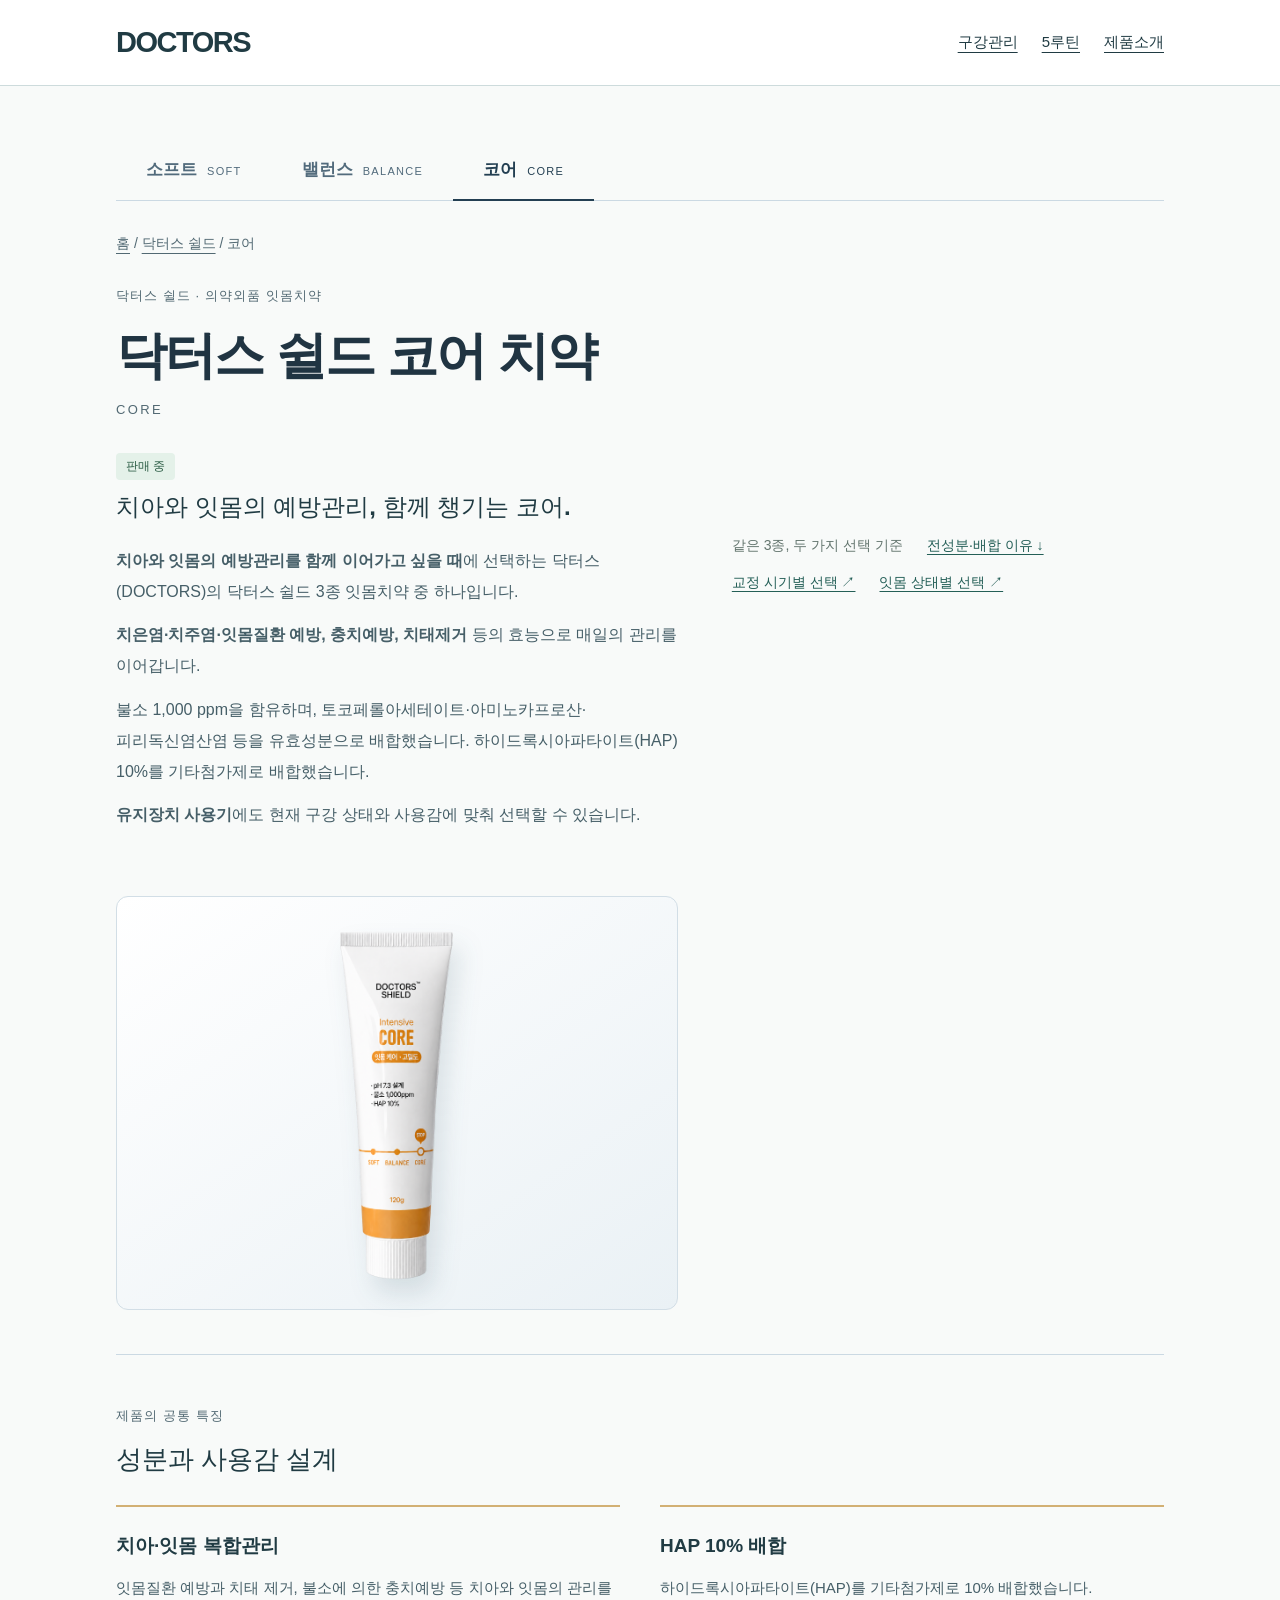
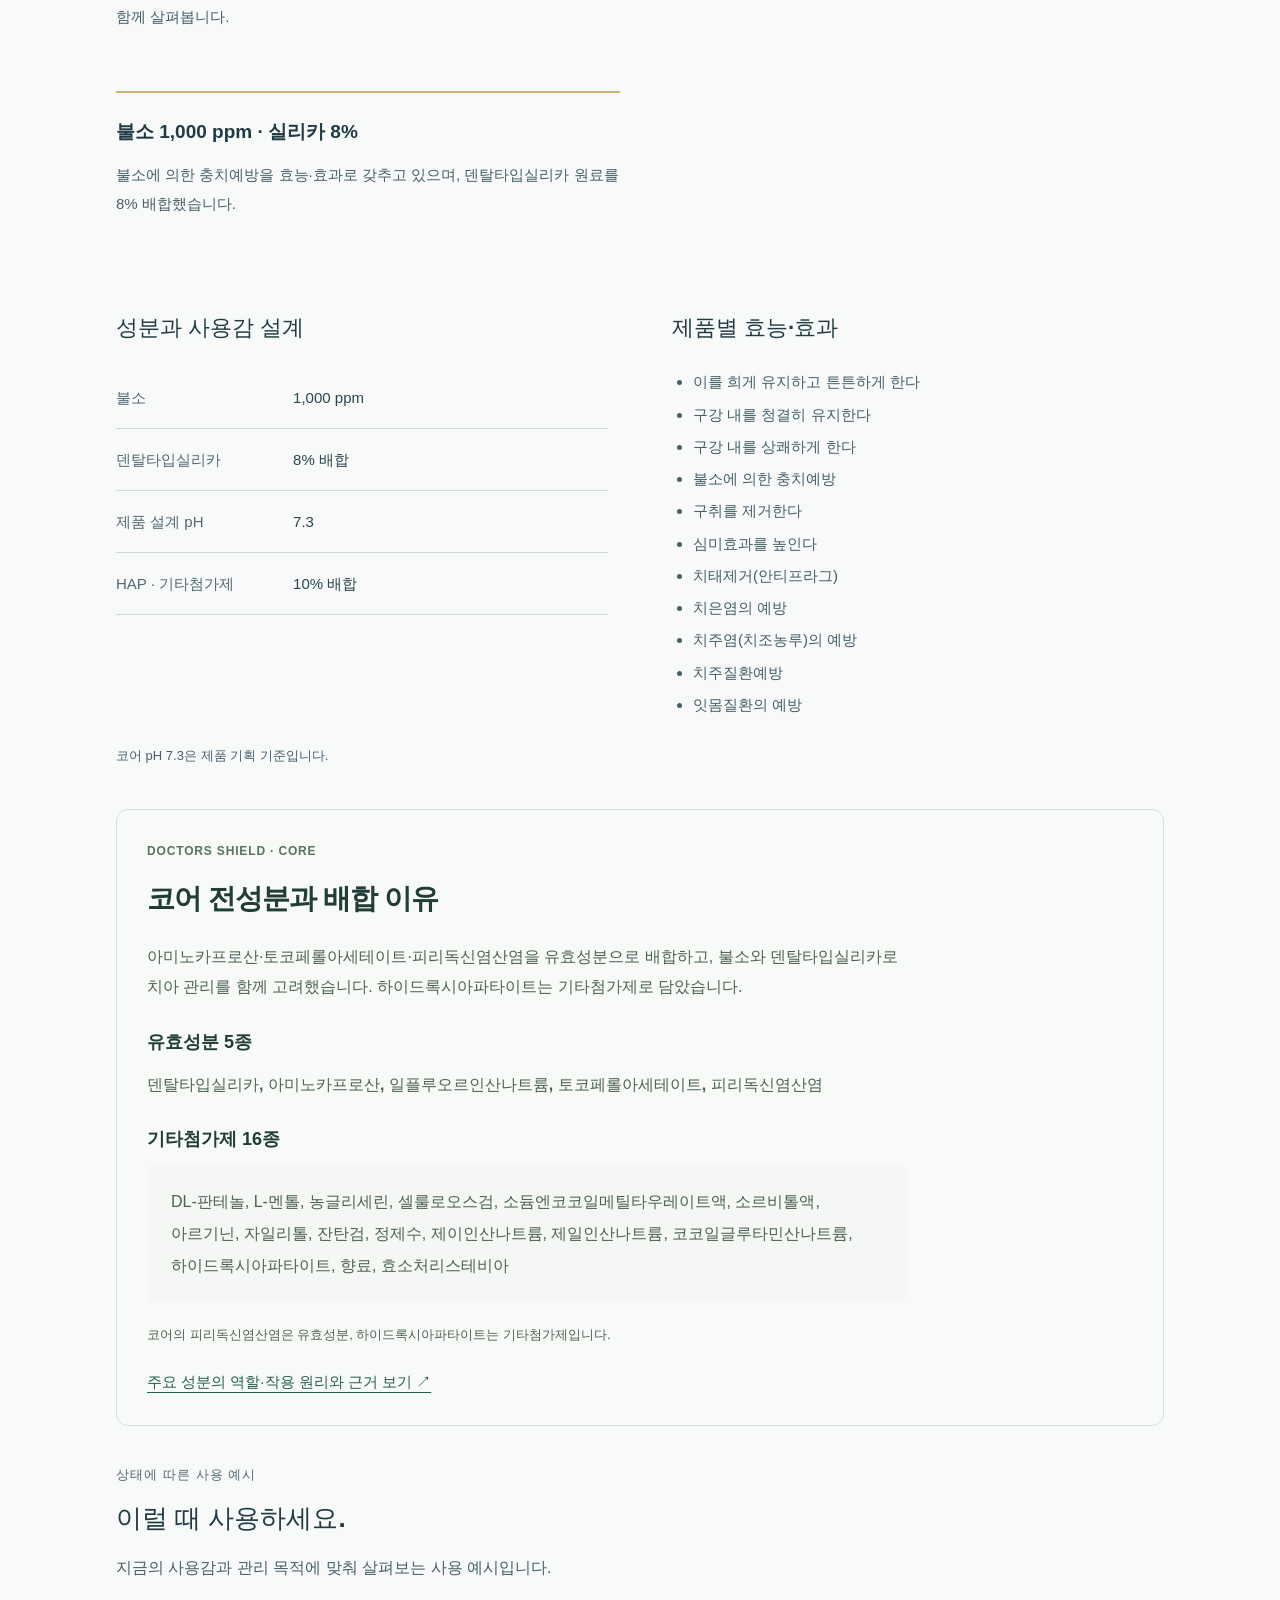
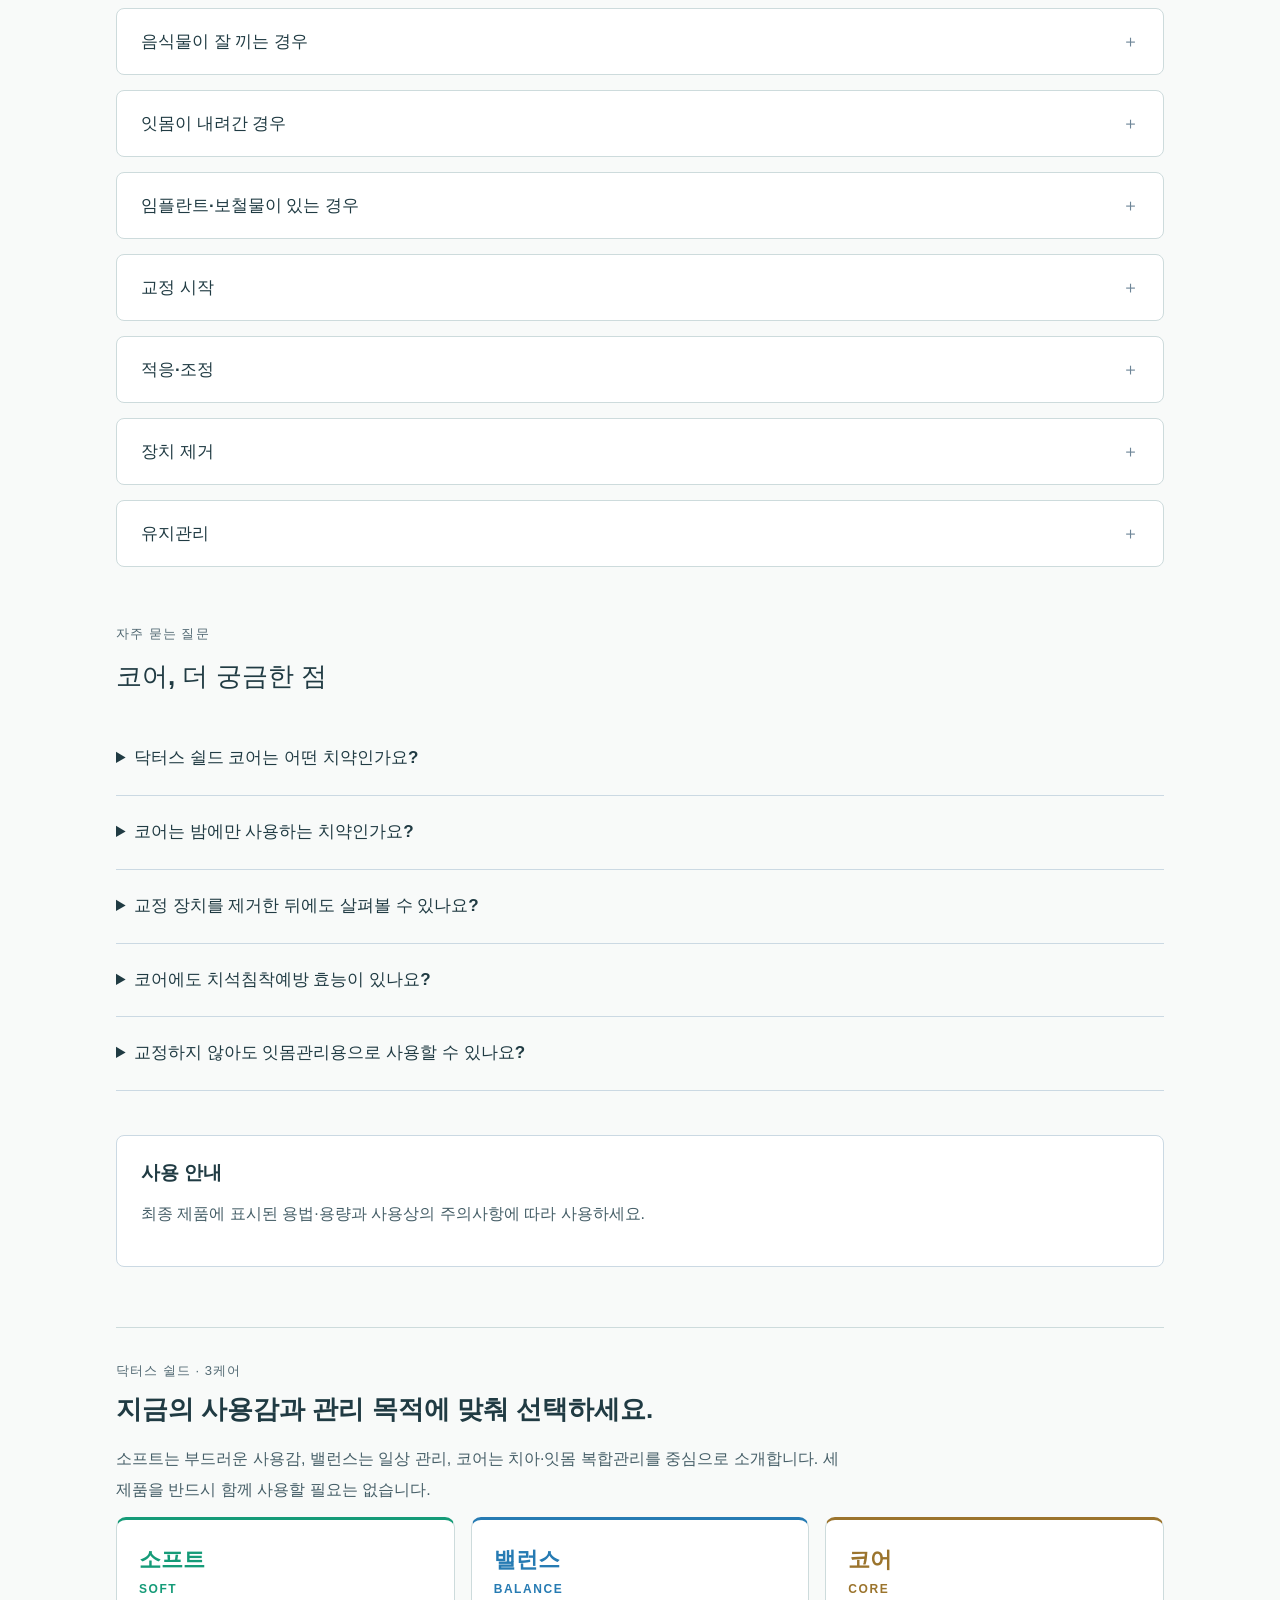
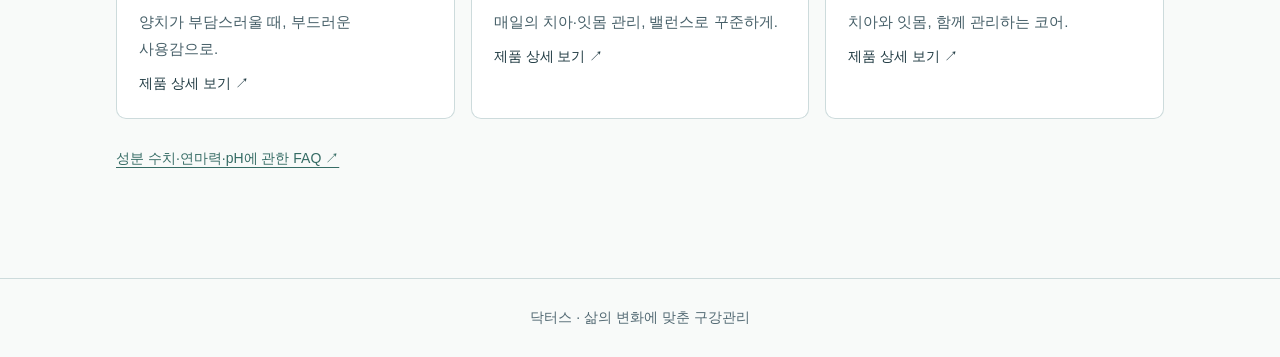
<file: core.html>
<!doctype html><html lang="ko"><head><meta charset="utf-8"><meta name="viewport" content="width=device-width,initial-scale=1"><title>닥터스 쉴드 코어 잇몸치약 | 치은염·치주염 예방·치아와 잇몸 복합관리</title><meta name="description" content="치아와 잇몸의 예방관리를 함께 이어가는 닥터스 쉴드 코어. 치은염·치주염·잇몸질환 예방, 유효성분과 불소 1,000 ppm·HAP 10% 배합을 확인하세요. 유지장치 사용기에도 선택할 수 있습니다. 전성분과 제품별 배합 이유도 함께 안내합니다."><style>/* Pamphlet-backed product details follow the concise product introduction. */
.toothpaste-content{max-width:1080px;margin:64px auto 0;color:#dce8f0}
.toothpaste-opening{padding:0 0 40px;border-bottom:1px solid #2b4052;max-width:780px}
.toothpaste-opening h2{font-size:clamp(32px,4vw,46px);margin:14px 0 24px;color:var(--product-tone);line-height:1.3}
.toothpaste-opening h2 small,.toothpaste-compare-card h3 small{display:block;font-size:12px;letter-spacing:.16em;font-weight:400;margin-top:8px;line-height:1.7}
.toothpaste-opening h3{font-size:clamp(22px,2.6vw,29px);line-height:1.6;margin:0 0 20px;font-weight:550}
.toothpaste-content p{font-size:16px;line-height:1.95;color:#bed0dd;max-width:760px;margin:12px 0}
.toothpaste-columns{display:grid;grid-template-columns:1fr 1fr;gap:64px;margin:44px 0 64px}
.toothpaste-columns h3,.toothpaste-day-night h3{font-size:22px;line-height:1.6;margin:0 0 22px;font-weight:550}
.toothpaste-specs{border-collapse:collapse;width:100%;font-size:15px;line-height:1.8}
.toothpaste-specs caption{position:absolute;width:1px;height:1px;overflow:hidden;clip-path:inset(50%)}
.toothpaste-specs th,.toothpaste-specs td{border-bottom:1px solid #2b4052;padding:17px 0;text-align:left;vertical-align:top}
.toothpaste-specs th{width:36%;padding-right:18px;color:#b1c5d4;font-weight:500}.toothpaste-specs td{color:#e0ebf2;overflow-wrap:anywhere}
.toothpaste-moments{list-style:none;margin:0;padding:0 0 0 24px;border-left:1px solid #435466}
.toothpaste-moments li{position:relative;padding:0 0 24px}.toothpaste-moments li:last-child{padding-bottom:0}
.toothpaste-moments li::before{content:'';position:absolute;left:-30px;top:8px;width:9px;height:9px;background:#d4e2ed;border:1px solid #d4e2ed;border-radius:50%;box-shadow:0 0 0 5px #09131d}
.toothpaste-moments h4{font-size:16px;line-height:1.7;margin:0;font-weight:550}.toothpaste-moments p{font-size:15px;margin:7px 0 0}
.toothpaste-comparison{border-top:1px solid #2b4052;padding:40px 0}.toothpaste-comparison h2{font-size:28px;line-height:1.5;margin:10px 0 16px;font-weight:550}
.toothpaste-compare-grid{display:grid;grid-template-columns:repeat(3,minmax(0,1fr));gap:20px;margin-top:28px}
.toothpaste-compare-card{padding:26px 22px;border:1px solid #2b4052;border-top:3px solid var(--product-tone);border-radius:12px;background:#0c1c29;min-width:0}
.toothpaste-compare-card h3{color:var(--product-tone);font-size:24px;line-height:1.4;margin:0 0 16px}.toothpaste-compare-card p{font-size:15px;min-height:60px;line-height:1.8}
.toothpaste-compare-card dl{margin:22px 0}.toothpaste-compare-card dl div{display:flex;justify-content:space-between;gap:12px;padding:9px 0;border-bottom:1px solid #2b4052;font-size:14px;line-height:1.6}
.toothpaste-compare-card dt{color:#a9c0d0}.toothpaste-compare-card dd{margin:0;color:#e0ebf2;white-space:nowrap}.toothpaste-compare-card button{width:100%;font-size:14px;padding:12px;line-height:1.6}
.toothpaste-day-night{padding:28px 0 44px}.toothpaste-care-links{display:flex;gap:12px 26px;flex-wrap:wrap;margin-top:24px}.toothpaste-care-links a{color:#e0ebf2;font-size:14px;line-height:1.8;text-underline-offset:6px}
.toothpaste-notices{padding:26px 28px;border:1px solid #2b4052;border-radius:12px;background:#0b1926}.toothpaste-notices h3{font-size:16px;margin:0 0 12px;line-height:1.7}.toothpaste-notices ul{margin:0;padding-left:18px;color:#bccfdd;font-size:13px;line-height:1.95}.toothpaste-notices li+li{margin-top:5px}.toothpaste-notices p{font-size:12px;margin:18px 0 0;color:#afc5d5}
@media(max-width:760px){
 .toothpaste-content{margin-top:38px}.toothpaste-opening{padding-bottom:26px}.toothpaste-opening h2{font-size:34px}.toothpaste-opening h3{font-size:22px}.toothpaste-content p{font-size:15px}
 .toothpaste-columns{grid-template-columns:1fr;gap:34px;margin:32px 0 40px}.toothpaste-columns h3,.toothpaste-day-night h3{font-size:20px;margin-bottom:16px}.toothpaste-specs{font-size:14px}.toothpaste-specs th{width:38%;padding-right:12px}
 .toothpaste-moments h4{font-size:15px}.toothpaste-moments p{font-size:14px}.toothpaste-comparison{padding:30px 0}.toothpaste-comparison h2{font-size:23px}.toothpaste-compare-grid{grid-template-columns:1fr;gap:16px}
 .toothpaste-compare-card{padding:23px 20px}.toothpaste-compare-card p{min-height:0}.toothpaste-compare-card h3{font-size:23px}.toothpaste-compare-card dl div{font-size:14px}
 .toothpaste-day-night{padding-bottom:32px}.toothpaste-care-links{flex-direction:column;gap:16px}.toothpaste-notices{padding:22px 18px}.toothpaste-notices ul{font-size:13px}.toothpaste-notices p{font-size:12px}
}
/* Common product facts and state examples are generated from the same master. */
.product-design-section{margin:44px 0 56px}.product-design-section>h3,.product-faq-section>h3{font-size:26px;line-height:1.5;margin:12px 0 26px;font-weight:550;color:#26475c}
.product-feature-grid{display:grid;grid-template-columns:repeat(2,minmax(0,1fr));gap:24px 40px}.product-feature{padding:24px 0;border-top:2px solid var(--product-tone)}.product-feature h4{font-size:19px;line-height:1.6;margin:0 0 12px;color:#26475c}.product-feature p{font-size:15px!important}.product-cleansing-note{padding:16px 20px;background:#e4edf3;border-radius:6px}
.product-faq-section{margin:56px 0 44px}.product-faq{padding:22px 0;border-bottom:1px solid #cbd9e3}.product-faq summary{font-size:17px;line-height:1.7;font-weight:550;cursor:pointer;color:#26475c}.product-faq p{font-size:15px!important}.product-use-instructions{padding:24px;background:#fff;border:1px solid #cbd9e3;border-radius:8px;margin:32px 0}.product-use-instructions h3{margin:0;font-size:19px;color:#26475c}.product-source-footnote{font-size:13px!important;color:#465f71!important}
@media(max-width:760px){.product-feature-grid{grid-template-columns:1fr;gap:12px}.product-design-section>h3,.product-faq-section>h3{font-size:22px}.product-feature{padding:20px 0}.product-feature h4{font-size:18px}.product-faq summary{font-size:16px}.product-design-section{margin:34px 0 40px}.product-faq-section{margin:40px 0 30px}}
.product-context-origin{padding:17px 20px;background:#e4edf3;border-left:3px solid #728da2;border-radius:4px;font-size:14px!important}
.product-efficacy{margin:0;padding-left:21px;font-size:15px;line-height:1.95;color:#465f71}.product-efficacy li+li{margin-top:3px}
.product-formula{padding:20px 24px;background:#fff;border:1px solid #cbd9e3;border-radius:8px;margin:0 0 50px}.product-formula summary{cursor:pointer;font-size:17px;font-weight:550;color:#26475c}.product-formula .toothpaste-columns{margin:25px 0 10px;gap:38px}.product-formula .toothpaste-specs th{width:70%}.product-formula .toothpaste-specs td{text-align:right}
.product-use-section>h3{font-size:26px;line-height:1.6;font-weight:550;margin:12px 0}
.product-use-cases{display:flex;flex-direction:column;gap:15px;margin-top:25px}.product-use-case{background:#fff;border:1px solid #cbd9e3;border-radius:8px;padding:21px 24px}.product-use-case summary{display:flex;gap:12px;justify-content:space-between;align-items:center;font-size:17px;font-weight:550;cursor:pointer;color:#26475c}.product-use-case summary:after{content:'＋';margin-left:auto;color:#6d8597}.product-use-case[open] summary:after{content:'−'}.product-use-case .case-condition{font-size:14px;color:#587184}.product-use-case a{display:inline-block;color:#26475c;font-size:15px;text-underline-offset:5px;margin-top:10px}.case-current{display:none;font-size:12px;background:#e4edf3;border-radius:4px;padding:4px 8px;font-weight:400}.product-use-case.is-context{order:-1;border-color:#738da0;box-shadow:0 0 0 1px #738da020}.product-use-case.is-context .case-current{display:inline-block}
.paste-context-explanation{font-size:14px;line-height:1.8;color:#465f71;padding:8px 0 4px;margin:0}
@media(max-width:760px){.product-formula,.product-use-case{padding:18px}.product-use-section>h3{font-size:22px}.product-use-case summary{font-size:16px}.case-current{font-size:11px;white-space:nowrap}.product-efficacy{font-size:14px}.product-context-origin{font-size:13px!important}.product-formula .toothpaste-specs th{width:65%}}

:root{color-scheme:light;--ink:#203b43;--muted:#526973;--line:#cddbdc}
*{box-sizing:border-box}html{scroll-behavior:smooth;scroll-padding-top:24px}body{margin:0;background:#f8faf9;color:var(--ink);font-family:-apple-system,BlinkMacSystemFont,"Apple SD Gothic Neo","Noto Sans KR","Malgun Gothic",sans-serif;word-break:keep-all;overflow-wrap:anywhere}a{color:inherit;text-underline-offset:5px}a:focus-visible,summary:focus-visible{outline:3px solid #304d61;outline-offset:5px}main{max-width:1120px;margin:auto;padding:34px 36px 80px}.site-head{border-bottom:1px solid var(--line);background:white}.head-inner{max-width:1120px;margin:auto;padding:26px 36px;display:flex;gap:28px;align-items:center;justify-content:space-between}.brand-link{text-decoration:none;font-size:29px;font-weight:800;letter-spacing:-1.5px}.head-nav{display:flex;gap:24px;font-size:15px}.breadcrumb{font-size:14px;color:var(--muted);margin-bottom:28px}.product-nav{display:flex;gap:8px;flex-wrap:wrap;margin:0 0 22px}.product-nav a{padding:10px 19px;border:1px solid var(--line);border-radius:40px;text-decoration:none;font-size:15px}.product-nav a[aria-current]{background:var(--ink);border-color:var(--ink);color:white}.kicker{font-size:13px;line-height:1.7;letter-spacing:.08em;color:#526973}.toothpaste-article{margin-top:12px}.standalone-hero{display:grid;grid-template-columns:1.35fr 1fr;gap:60px;align-items:center;min-height:580px;padding:30px 0 50px;border-bottom:1px solid var(--line)}.toothpaste-opening{padding:0;border:0;max-width:none}.toothpaste-opening h1{font-size:clamp(36px,4vw,53px);line-height:1.3;letter-spacing:-.035em;margin:16px 0 26px}.toothpaste-opening h1 small{display:block;font-size:13px;letter-spacing:.18em;margin-top:12px;font-weight:400;color:#526973}.toothpaste-opening h3{font-size:24px;line-height:1.55}.hero-visual{background:var(--product-soft);border-radius:30px;min-height:490px;display:flex;align-items:center;justify-content:center;padding:32px}.hero-visual img{height:420px;max-width:100%;object-fit:contain;filter:drop-shadow(10px 22px 18px #19353622)}
.toothpaste-content{color:var(--ink);margin:0;max-width:none}.toothpaste-content p{color:#465f68}.toothpaste-specs th,.toothpaste-specs td{border-color:var(--line);color:#29454e}.toothpaste-specs th{color:#526973}.toothpaste-columns h3{color:var(--ink)}.product-efficacy{color:#465f68}.product-feature h4,.product-design-section>h3,.product-faq-section>h3,.product-faq summary,.product-use-instructions h3,.product-use-case summary{color:var(--ink)}.product-cleansing-note{background:#edf3f3}.product-use-case{border-color:var(--line)}.product-use-case a{color:#29454e}.product-source-footnote{margin-top:-40px!important;margin-bottom:40px!important}.toothpaste-notices{background:#eef3f3;color:var(--ink);border-color:var(--line);margin-top:42px}.toothpaste-notices ul,.toothpaste-notices p{color:#465f68}.other-products{margin:60px 0 0;border-top:1px solid var(--line);padding-top:32px}.other-products h2{font-size:26px;margin:10px 0 16px}.compare-links{display:grid;grid-template-columns:repeat(3,minmax(0,1fr));gap:16px}.compare-link{padding:25px 22px;background:white;border:1px solid var(--line);border-top:3px solid var(--accent);border-radius:10px;text-decoration:none}.compare-link h3{font-size:22px;margin:0 0 8px;color:var(--accent)}.compare-link small{display:block;font-size:12px;margin-top:7px;letter-spacing:.13em}.compare-link p{font-size:15px;line-height:1.8;color:#465f68}.compare-link span{font-size:14px}.care-entry-link{display:block;padding:25px 28px;background:#eaf0f3;border-radius:12px;text-decoration:none;margin:35px 0}.care-entry-link strong{display:block;font-size:21px;margin-bottom:10px}.care-entry-link span{font-size:15px;line-height:1.8;color:#465f68}.site-foot{border-top:1px solid var(--line);padding:30px 36px;text-align:center;font-size:14px;color:#526973}.skip-link{position:absolute;left:20px;top:-80px;padding:12px;background:white;z-index:20}.skip-link:focus{top:15px}.product-source-footnote{line-height:1.8}
@media(max-width:760px){.head-inner{flex-wrap:wrap}.head-nav{flex-wrap:wrap}main{padding:25px 22px 50px}.head-inner{padding:20px 22px;gap:18px}.brand-link{font-size:25px}.head-nav{gap:14px;font-size:14px}.standalone-hero{grid-template-columns:1fr;gap:28px;min-height:0;padding:12px 0 36px}.hero-visual{min-height:330px;padding:25px}.hero-visual img{height:300px}.toothpaste-opening h1{font-size:36px}.toothpaste-opening h3{font-size:23px}.toothpaste-content p{font-size:16px}.toothpaste-specs{font-size:15px}.product-efficacy{font-size:15px}.compare-links{grid-template-columns:1fr}.product-source-footnote{margin-top:-18px!important;margin-bottom:28px!important}.product-nav a{font-size:14px;padding:9px 16px}.breadcrumb{font-size:13px}.site-foot{padding:26px 22px}}
@media(prefers-reduced-motion:reduce){html{scroll-behavior:auto}}
/* Same type, pale paper and navy navigation as the brand entrance. */
.shield-product-intro{max-width:1080px;margin:34px auto 0;padding:28px 0 0;background:transparent;color:#203442}
.shield-product-intro[hidden],.shield-family-content[hidden]{display:none!important}
.shield-family-heading{margin-bottom:32px}.shield-eyebrow{font-size:12px;letter-spacing:.13em;color:#536a7b;line-height:1.8;margin-bottom:16px;font-weight:600}
.shield-product-title{font-size:clamp(36px,4.2vw,58px);font-family:inherit;font-weight:650;line-height:1.25;letter-spacing:-.045em;margin:0 0 20px;color:#203442}
.shield-product-sub{font-size:18px;line-height:1.8;color:#536a7b;margin:0}
.shield-choices{display:flex;gap:0;border-bottom:1px solid #cbd9e3;max-width:1080px}
.shield-choice{display:flex;align-items:baseline;gap:10px;padding:18px 30px;text-decoration:none;color:#526b7c;border-bottom:2px solid transparent;margin-bottom:-1px;min-width:0}
.shield-choice strong{font-size:17px;font-weight:600}.shield-choice small{font-size:11px;letter-spacing:.12em;line-height:1.6}
.shield-choice[aria-current]{border-color:#233f52;color:#233f52}.shield-choice:hover{background:#e7eef3}.shield-choice:focus-visible,.shield-family-card:focus-visible{outline:3px solid #617e92;outline-offset:4px}
.product-specific{padding:0;margin-top:22px}.product-specific .shield-family-heading{display:none}
.shield-family-content{max-width:1080px;margin:38px auto 54px}.shield-family-grid{display:grid;grid-template-columns:repeat(3,minmax(0,1fr));gap:26px}
.shield-family-card{display:block;text-decoration:none;color:#203442;min-width:0;border:1px solid #d2dee6;background:#fff;border-radius:12px;overflow:hidden;transition:transform .2s,border-color .2s}
.shield-family-card:hover{transform:translateY(-4px);border-color:#8197a5}
.shield-family-cutout{height:320px;display:flex;align-items:center;justify-content:center;background:linear-gradient(145deg,#fff,#edf3f6);padding:25px}
.shield-family-cutout svg{height:275px;width:auto;max-width:100%;filter:drop-shadow(9px 14px 10px #233f521c)}
.shield-family-label{padding:26px 26px 30px;border-top:1px solid #e6edf2}.shield-family-label h3{font-size:26px;line-height:1.4;margin:0 0 18px}.shield-family-label small{display:block;font-size:11px;letter-spacing:.14em;font-weight:400;color:#536a7b;margin-top:6px}
.shield-family-label p{font-size:16px;line-height:1.8;min-height:58px;margin:0 0 24px;color:#465f71}.shield-family-label>span{font-size:14px;text-decoration:underline;text-underline-offset:5px}.shield-family-note{font-size:14px;line-height:1.8;color:#536a7b;margin:28px 0}
.product-reading-opening{display:grid;grid-template-columns:1.3fr 1fr;gap:54px;align-items:center;margin:24px 0 50px;padding-bottom:44px;border-bottom:1px solid #cbd9e3}
.product-reading-opening .toothpaste-opening{border:0;padding:0;max-width:none}.product-reading-visual{min-height:380px;display:flex;align-items:center;justify-content:center;background:linear-gradient(145deg,#fff,#eaf1f5);border:1px solid #d2dee6;border-radius:12px;padding:26px}
.product-reading-visual svg,.product-reading-visual img{height:360px;width:auto;max-width:100%;object-fit:contain;filter:drop-shadow(8px 15px 12px #1b3c4e20)}
.toothpaste-content{margin-top:32px}.toothpaste-opening h2,.toothpaste-opening h1{color:#203442!important}
.signals{gap:8px;justify-content:flex-start}.signal,.signal.blue,.signal.gold{height:auto;width:auto;flex:1;border-radius:5px;padding:12px 8px;border:1px solid #bdcdd9;background:#fff;gap:0;animation:none;overflow:visible;color:#304e64}
.signal:before,.signal i{display:none!important;animation:none!important}.signal[aria-pressed=true]{background:#233f52;border-color:#233f52;color:#fff}.signal strong{font-size:15px}.signal small{font-size:10px;letter-spacing:.08em;color:inherit}.signal[aria-pressed=true] small{color:#e1e9ee}
@media(min-width:761px){body>.shield-product-intro{padding:32px 36px 0;max-width:1120px}}
@media(max-width:760px){.shield-product-intro{margin-top:24px;padding:16px 0 0}.shield-eyebrow{font-size:11px}.shield-product-title{font-size:36px}.shield-product-sub{font-size:16px}.shield-family-heading{margin-bottom:22px}.shield-choice{padding:16px 14px;flex:1;display:block;text-align:center}.shield-choice strong{font-size:16px}.shield-choice small{display:block;font-size:10px;margin-top:4px}.product-specific{margin-top:18px;padding:0}.shield-family-content{margin-top:26px}.shield-family-grid{grid-template-columns:1fr;gap:22px}.shield-family-cutout{height:290px}.shield-family-cutout svg{height:250px}.shield-family-label p{min-height:0}.product-reading-opening{grid-template-columns:1fr;gap:26px;margin-bottom:34px;padding-bottom:32px}.product-reading-visual{min-height:310px}.product-reading-visual svg,.product-reading-visual img{height:290px}.toothpaste-content{margin-top:26px}body>.shield-product-intro{margin-left:22px;margin-right:22px}}
@media(prefers-reduced-motion:reduce){.shield-family-card{transition:none}.shield-family-card:hover{transform:none}}
</style><script type="application/ld+json">{"@context": "https://schema.org", "@type": "Product", "name": "닥터스 쉴드 코어 치약", "brand": {"@type": "Brand", "name": "닥터스"}, "category": "의약외품 잇몸치약", "description": "치아와 잇몸의 예방관리를 함께 이어가는 닥터스 쉴드 코어. 치은염·치주염·잇몸질환 예방, 유효성분과 불소 1,000 ppm·HAP 10% 배합을 확인하세요. 유지장치 사용기에도 선택할 수 있습니다. 전성분과 제품별 배합 이유도 함께 안내합니다.", "additionalProperty": [{"@type": "PropertyValue", "name": "불소 함량", "value": 1000, "unitText": "ppm"}, {"@type": "PropertyValue", "name": "덴탈타입실리카 배합량", "value": 8, "unitText": "%"}, {"@type": "PropertyValue", "name": "유효성분", "value": "덴탈타입실리카, 아미노카프로산, 일플루오르인산나트륨, 토코페롤아세테이트, 피리독신염산염"}, {"@type": "PropertyValue", "name": "기타첨가제", "value": "DL-판테놀, L-멘톨, 농글리세린, 셀룰로오스검, 소듐엔코코일메틸타우레이트액, 소르비톨액, 아르기닌, 자일리톨, 잔탄검, 정제수, 제이인산나트륨, 제일인산나트륨, 코코일글루타민산나트륨, 하이드록시아파타이트, 향료, 효소처리스테비아"}]}</script><link rel="canonical" href="__SITE_ORIGIN__/core.html"><link rel="icon" href="favicon.svg"><link rel="stylesheet" href="brand-guide.css?v=3"><meta property="og:title" content="닥터스 쉴드 코어 잇몸치약 | 치은염·치주염 예방·치아와 잇몸 복합관리"><meta property="og:description" content="치아와 잇몸의 예방관리를 함께 이어가는 닥터스 쉴드 코어. 치은염·치주염·잇몸질환 예방, 유효성분과 불소 1,000 ppm·HAP 10% 배합을 확인하세요. 유지장치 사용기에도 선택할 수 있습니다. 전성분과 제품별 배합 이유도 함께 안내합니다."><meta name="twitter:title" content="닥터스 쉴드 코어 잇몸치약 | 치은염·치주염 예방·치아와 잇몸 복합관리"><meta name="twitter:description" content="치아와 잇몸의 예방관리를 함께 이어가는 닥터스 쉴드 코어. 치은염·치주염·잇몸질환 예방, 유효성분과 불소 1,000 ppm·HAP 10% 배합을 확인하세요. 유지장치 사용기에도 선택할 수 있습니다. 전성분과 제품별 배합 이유도 함께 안내합니다."><script type="application/ld+json" id="page-faq-schema">{"@context": "https://schema.org", "@type": "FAQPage", "mainEntity": [{"@type": "Question", "name": "닥터스 쉴드 코어는 어떤 치약인가요?", "acceptedAnswer": {"@type": "Answer", "text": "닥터스 쉴드 코어는 치은염·치주염·잇몸질환 예방, 충치예방, 치태제거 효능을 갖춘 의약외품 잇몸치약입니다. 불소 1,000 ppm을 함유하며, 토코페롤아세테이트·아미노카프로산·피리독신염산염 등을 유효성분으로 배합했습니다. 하이드록시아파타이트(HAP) 10%를 기타첨가제로 배합했습니다."}}, {"@type": "Question", "name": "코어는 밤에만 사용하는 치약인가요?", "acceptedAnswer": {"@type": "Answer", "text": "시간에 관계없이 사용할 수 있습니다. 닥터스 교정관리 안내에서는 하루 마지막 양치에 코어를 연결해 치아·잇몸 관리를 이어가는 예시를 제안합니다."}}, {"@type": "Question", "name": "교정 장치를 제거한 뒤에도 살펴볼 수 있나요?", "acceptedAnswer": {"@type": "Answer", "text": "닥터스 교정관리 안내에서는 장치 제거 후와 유지기에도 자연치아와 잇몸의 복합관리 목적으로 코어를 연결합니다. 유지장치 자체의 세척은 자연치아 양치와 별도로 안내합니다."}}, {"@type": "Question", "name": "코어에도 치석침착예방 효능이 있나요?", "acceptedAnswer": {"@type": "Answer", "text": "제공된 코어 효능·효과에는 치석침착예방 항목이 없습니다. 해당 항목이 포함된 소프트·밸런스와 구분해 안내합니다."}}, {"@type": "Question", "name": "교정하지 않아도 잇몸관리용으로 사용할 수 있나요?", "acceptedAnswer": {"@type": "Answer", "text": "네. 코어는 교정 여부와 관계없이 잇몸질환 예방과 일상 구강관리를 위해 사용할 수 있습니다. 치아와 잇몸의 예방관리를 함께 이어가고 싶을 때에 성분과 사용감을 살펴 선택하세요."}}]}</script><link rel="stylesheet" href="ingredients.css?v=1"></head>
<body style="--product-tone:#9b742d;--product-soft:#f4eedf"><a class="skip-link" href="#product-main">본문으로 이동</a><header class="site-head"><div class="head-inner"><a class="brand-link" href="index.html#entrance">DOCTORS</a><nav class="head-nav" aria-label="주요 메뉴"><a href="index.html#map">구강관리</a><a href="routine.html">5루틴</a><a href="toothpaste.html">제품소개</a></nav></div></header>
<section class="shield-product-intro product-specific" id="shield-product-intro"><nav class="shield-choices" aria-label="닥터스 쉴드 치약 선택"><a class="shield-choice" data-shield-product="0" href="soft.html"><strong>소프트</strong><small lang="en">SOFT</small></a><a class="shield-choice" data-shield-product="1" href="balance.html"><strong>밸런스</strong><small lang="en">BALANCE</small></a><a class="shield-choice" data-shield-product="2" href="core.html" aria-current="page"><strong>코어</strong><small lang="en">CORE</small></a></nav></section><main id="product-main"><div class="breadcrumb"><a href="index.html#entrance">홈</a> / <a href="toothpaste.html">닥터스 쉴드</a> / 코어</div><div class="toothpaste-content"><article id="toothpaste-content-2" class="toothpaste-article" aria-labelledby="toothpaste-heading-2" style="--product-tone:#d2b074">
<div class="product-reading-opening"><header class="toothpaste-opening"><div class="kicker">닥터스 쉴드 · 의약외품 잇몸치약</div><h1 id="toothpaste-heading-2">닥터스 쉴드 코어 치약<small lang="en">CORE</small></h1><p class="bg-status">판매 중</p><h3>치아와 잇몸의 예방관리, 함께 챙기는 코어.</h3><p><strong>치아와 잇몸의 예방관리를 함께 이어가고 싶을 때</strong>에 선택하는 닥터스(DOCTORS)의 닥터스 쉴드 3종 잇몸치약 중 하나입니다.</p><p><strong>치은염·치주염·잇몸질환 예방, 충치예방, 치태제거</strong> 등의 효능으로 매일의 관리를 이어갑니다.</p><p>불소 1,000 ppm을 함유하며, 토코페롤아세테이트·아미노카프로산·피리독신염산염 등을 유효성분으로 배합했습니다. 하이드록시아파타이트(HAP) 10%를 기타첨가제로 배합했습니다.</p><p><strong>유지장치 사용기</strong>에도 현재 구강 상태와 사용감에 맞춰 선택할 수 있습니다.</p></header><nav class="bg-guide-links" aria-label="치약 선택 가이드"><span>같은 3종, 두 가지 선택 기준</span><a href="#full-ingredients">전성분·배합 이유 ↓</a><a href="ortho.html">교정 시기별 선택 ↗</a><a href="gum.html">잇몸 상태별 선택 ↗</a></nav><div class="product-reading-visual" id="product-reading-visual-2" role="img" aria-label="닥터스 쉴드 코어 치약 튜브"><img src="asset-de44ab77b81b616f.png" alt="닥터스 쉴드 코어 치약 튜브" width="300" height="550"></div></div>
<section class="product-design-section"><div class="kicker">제품의 공통 특징</div><h3>성분과 사용감 설계</h3><div class="product-feature-grid"><div class="product-feature"><h4>치아·잇몸 복합관리</h4><p>잇몸질환 예방과 치태 제거, 불소에 의한 충치예방 등 치아와 잇몸의 관리를 함께 살펴봅니다.</p></div><div class="product-feature"><h4>HAP 10% 배합</h4><p>하이드록시아파타이트(HAP)를 기타첨가제로 10% 배합했습니다.</p></div><div class="product-feature"><h4>불소 1,000 ppm · 실리카 8%</h4><p>불소에 의한 충치예방을 효능·효과로 갖추고 있으며, 덴탈타입실리카 원료를 8% 배합했습니다.</p></div></div></section>
<div class="toothpaste-columns"><section><h3>성분과 사용감 설계</h3><table class="toothpaste-specs"><caption>코어의 성분·설계 수치</caption><tbody><tr><th scope="row">불소</th><td>1,000 ppm</td></tr><tr><th scope="row">덴탈타입실리카</th><td>8% 배합</td></tr><tr><th scope="row">제품 설계 pH</th><td>7.3</td></tr><tr><th scope="row">HAP · 기타첨가제</th><td>10% 배합</td></tr></tbody></table></section><section><h3>제품별 효능·효과</h3><ul class="product-efficacy"><li>이를 희게 유지하고 튼튼하게 한다</li><li>구강 내를 청결히 유지한다</li><li>구강 내를 상쾌하게 한다</li><li>불소에 의한 충치예방</li><li>구취를 제거한다</li><li>심미효과를 높인다</li><li>치태제거(안티프라그)</li><li>치은염의 예방</li><li>치주염(치조농루)의 예방</li><li>치주질환예방</li><li>잇몸질환의 예방</li></ul></section></div>
<p class="product-source-footnote">코어 pH 7.3은 제품 기획 기준입니다.</p>

<section class="ig-inline" id="full-ingredients" aria-labelledby="full-ingredients-title"><p class="ig-kicker">DOCTORS SHIELD · CORE</p><h2 id="full-ingredients-title">코어 전성분과 배합 이유</h2><p class="ig-design">아미노카프로산·토코페롤아세테이트·피리독신염산염을 유효성분으로 배합하고, 불소와 덴탈타입실리카로 치아 관리를 함께 고려했습니다. 하이드록시아파타이트는 기타첨가제로 담았습니다.</p><div class="ig-list"><h3>유효성분 5종</h3><p class="ig-active-list">덴탈타입실리카, 아미노카프로산, 일플루오르인산나트륨, 토코페롤아세테이트, 피리독신염산염</p><h3>기타첨가제 16종</h3><p class="ig-other-list">DL-판테놀, L-멘톨, 농글리세린, 셀룰로오스검, 소듐엔코코일메틸타우레이트액, 소르비톨액, 아르기닌, 자일리톨, 잔탄검, 정제수, 제이인산나트륨, 제일인산나트륨, 코코일글루타민산나트륨, 하이드록시아파타이트, 향료, 효소처리스테비아</p><p class="ig-small">코어의 피리독신염산염은 유효성분, 하이드록시아파타이트는 기타첨가제입니다.</p></div><a class="ig-more" href="ingredients.html#mechanisms">주요 성분의 역할·작용 원리와 근거 보기 ↗</a></section><section class="product-use-section" aria-labelledby="product-use-title-2"><div class="kicker">상태에 따른 사용 예시</div><h3 id="product-use-title-2">이럴 때 사용하세요.</h3><p>지금의 사용감과 관리 목적에 맞춰 살펴보는 사용 예시입니다.</p><div class="product-use-cases"><details class="product-use-case" id="product-case-2-gum-food-trapping"><summary><span>음식물이 잘 끼는 경우</span></summary><p class="case-condition">치아·잇몸 복합관리를 원할 때</p><p>코어의 복합관리 방향을 살펴볼 수 있습니다.</p></details><details class="product-use-case" id="product-case-2-gum-recession"><summary><span>잇몸이 내려간 경우</span></summary><p class="case-condition">치아·잇몸 복합관리를 원할 때</p><p>코어의 복합관리 방향을 살펴볼 수 있습니다.</p></details><details class="product-use-case" id="product-case-2-gum-prosthetics"><summary><span>임플란트·보철물이 있는 경우</span></summary><p class="case-condition">주변 자연치아와 잇몸의 복합관리</p><p>코어를 복합관리 목적의 선택지로 살펴볼 수 있습니다.</p></details><details class="product-use-case" id="product-case-2-ortho-start"><summary><span>교정 시작</span></summary><p class="case-condition">치아·잇몸 복합관리 또는 하루 마지막 양치</p><p>교정 중 하루 마지막 양치에 코어를 선택해 치아·잇몸 관리를 이어갈 수 있습니다. 시간에 관계없이 사용할 수 있습니다.</p></details><details class="product-use-case" id="product-case-2-ortho-adjustment"><summary><span>적응·조정</span></summary><p class="case-condition">치아·잇몸 복합관리 또는 하루 마지막 양치</p><p>장치에 적응한 뒤에도 하루 마지막 양치에 코어를 선택할 수 있습니다. 밤 전용 제품이 아니라 치아·잇몸 복합관리 목적에 맞춰 사용하는 치약입니다.</p></details><details class="product-use-case" id="product-case-2-ortho-removal"><summary><span>장치 제거</span></summary><p class="case-condition">치아·잇몸 복합관리를 원할 때</p><p>장치 제거 후에도 복합관리 목적에 맞춰 코어를 살펴봅니다.</p></details><details class="product-use-case" id="product-case-2-ortho-retention"><summary><span>유지관리</span></summary><p class="case-condition">유지기의 치아·잇몸 복합관리</p><p>유지기에는 밸런스 또는 코어를 관리 목적에 따라 살펴봅니다.</p></details></div></section>
<section class="product-faq-section"><div class="kicker">자주 묻는 질문</div><h3>코어, 더 궁금한 점</h3><details class="product-faq"><summary>닥터스 쉴드 코어는 어떤 치약인가요?</summary><p>닥터스 쉴드 코어는 치은염·치주염·잇몸질환 예방, 충치예방, 치태제거 효능을 갖춘 의약외품 잇몸치약입니다. 불소 1,000 ppm을 함유하며, 토코페롤아세테이트·아미노카프로산·피리독신염산염 등을 유효성분으로 배합했습니다. 하이드록시아파타이트(HAP) 10%를 기타첨가제로 배합했습니다.</p></details><details class="product-faq"><summary>코어는 밤에만 사용하는 치약인가요?</summary><p>시간에 관계없이 사용할 수 있습니다. 닥터스 교정관리 안내에서는 하루 마지막 양치에 코어를 연결해 치아·잇몸 관리를 이어가는 예시를 제안합니다.</p></details><details class="product-faq"><summary>교정 장치를 제거한 뒤에도 살펴볼 수 있나요?</summary><p>닥터스 교정관리 안내에서는 장치 제거 후와 유지기에도 자연치아와 잇몸의 복합관리 목적으로 코어를 연결합니다. 유지장치 자체의 세척은 자연치아 양치와 별도로 안내합니다.</p></details><details class="product-faq"><summary>코어에도 치석침착예방 효능이 있나요?</summary><p>제공된 코어 효능·효과에는 치석침착예방 항목이 없습니다. 해당 항목이 포함된 소프트·밸런스와 구분해 안내합니다.</p></details><details class="product-faq"><summary>교정하지 않아도 잇몸관리용으로 사용할 수 있나요?</summary><p>네. 코어는 교정 여부와 관계없이 잇몸질환 예방과 일상 구강관리를 위해 사용할 수 있습니다. 치아와 잇몸의 예방관리를 함께 이어가고 싶을 때에 성분과 사용감을 살펴 선택하세요.</p></details></section>
<section class="product-use-instructions"><h3>사용 안내</h3><p>최종 제품에 표시된 용법·용량과 사용상의 주의사항에 따라 사용하세요.</p></section></article>
<section class="other-products"><div class="kicker">닥터스 쉴드 · 3케어</div><h2>지금의 사용감과 관리 목적에 맞춰 선택하세요.</h2><p>소프트는 부드러운 사용감, 밸런스는 일상 관리, 코어는 치아·잇몸 복합관리를 중심으로 소개합니다. 세 제품을 반드시 함께 사용할 필요는 없습니다.</p><div class="compare-links"><a class="compare-link" href="soft.html" style="--accent:#159b78"><h3>소프트<small lang="en">SOFT</small></h3><p>양치가 부담스러울 때, 부드러운 사용감으로.</p><span>제품 상세 보기 ↗</span></a><a class="compare-link" href="balance.html" style="--accent:#267bb3"><h3>밸런스<small lang="en">BALANCE</small></h3><p>매일의 치아·잇몸 관리, 밸런스로 꾸준하게.</p><span>제품 상세 보기 ↗</span></a><a class="compare-link" href="core.html" style="--accent:#9b742d"><h3>코어<small lang="en">CORE</small></h3><p>치아와 잇몸, 함께 관리하는 코어.</p><span>제품 상세 보기 ↗</span></a></div></section>
<p class="bg-technical-link"><a href="toothpaste.html#technical-faq">성분 수치·연마력·pH에 관한 FAQ ↗</a></p></div></main><footer class="site-foot">닥터스 · 삶의 변화에 맞춘 구강관리</footer></body></html>
</file>
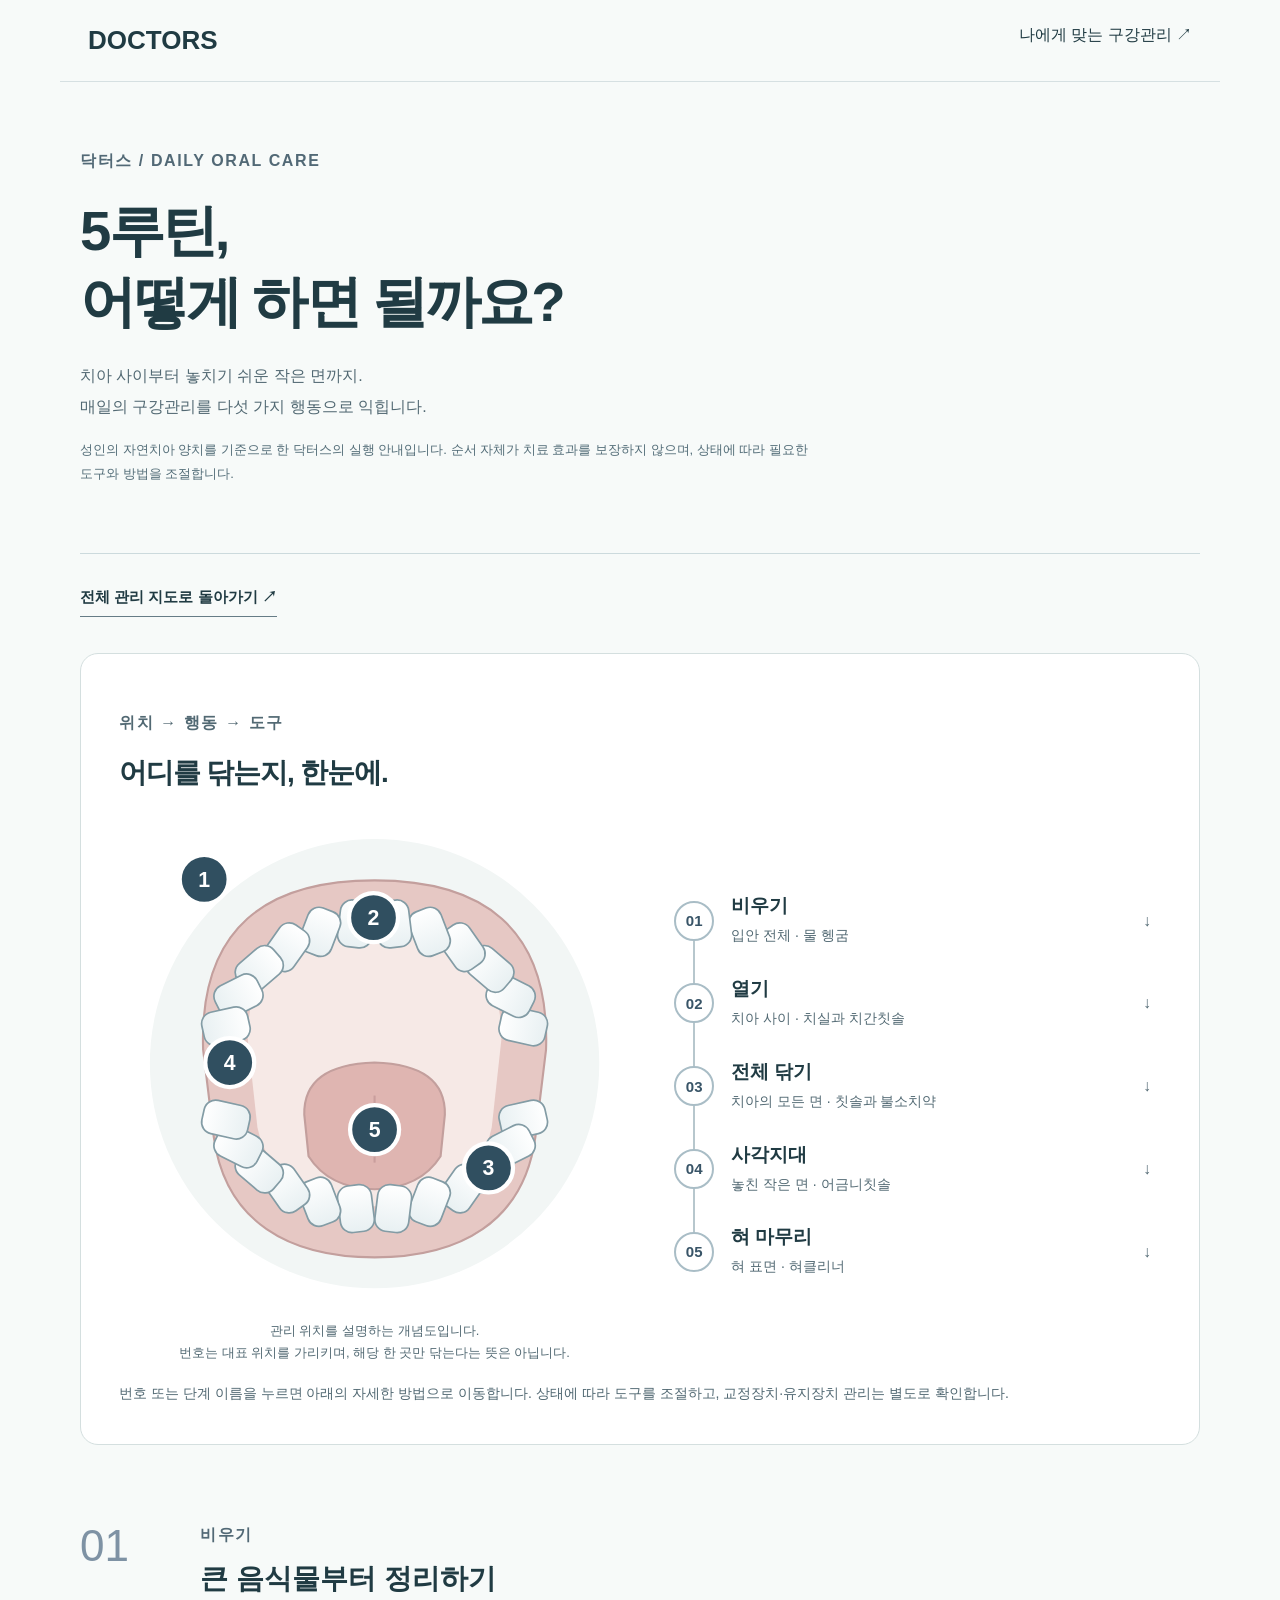
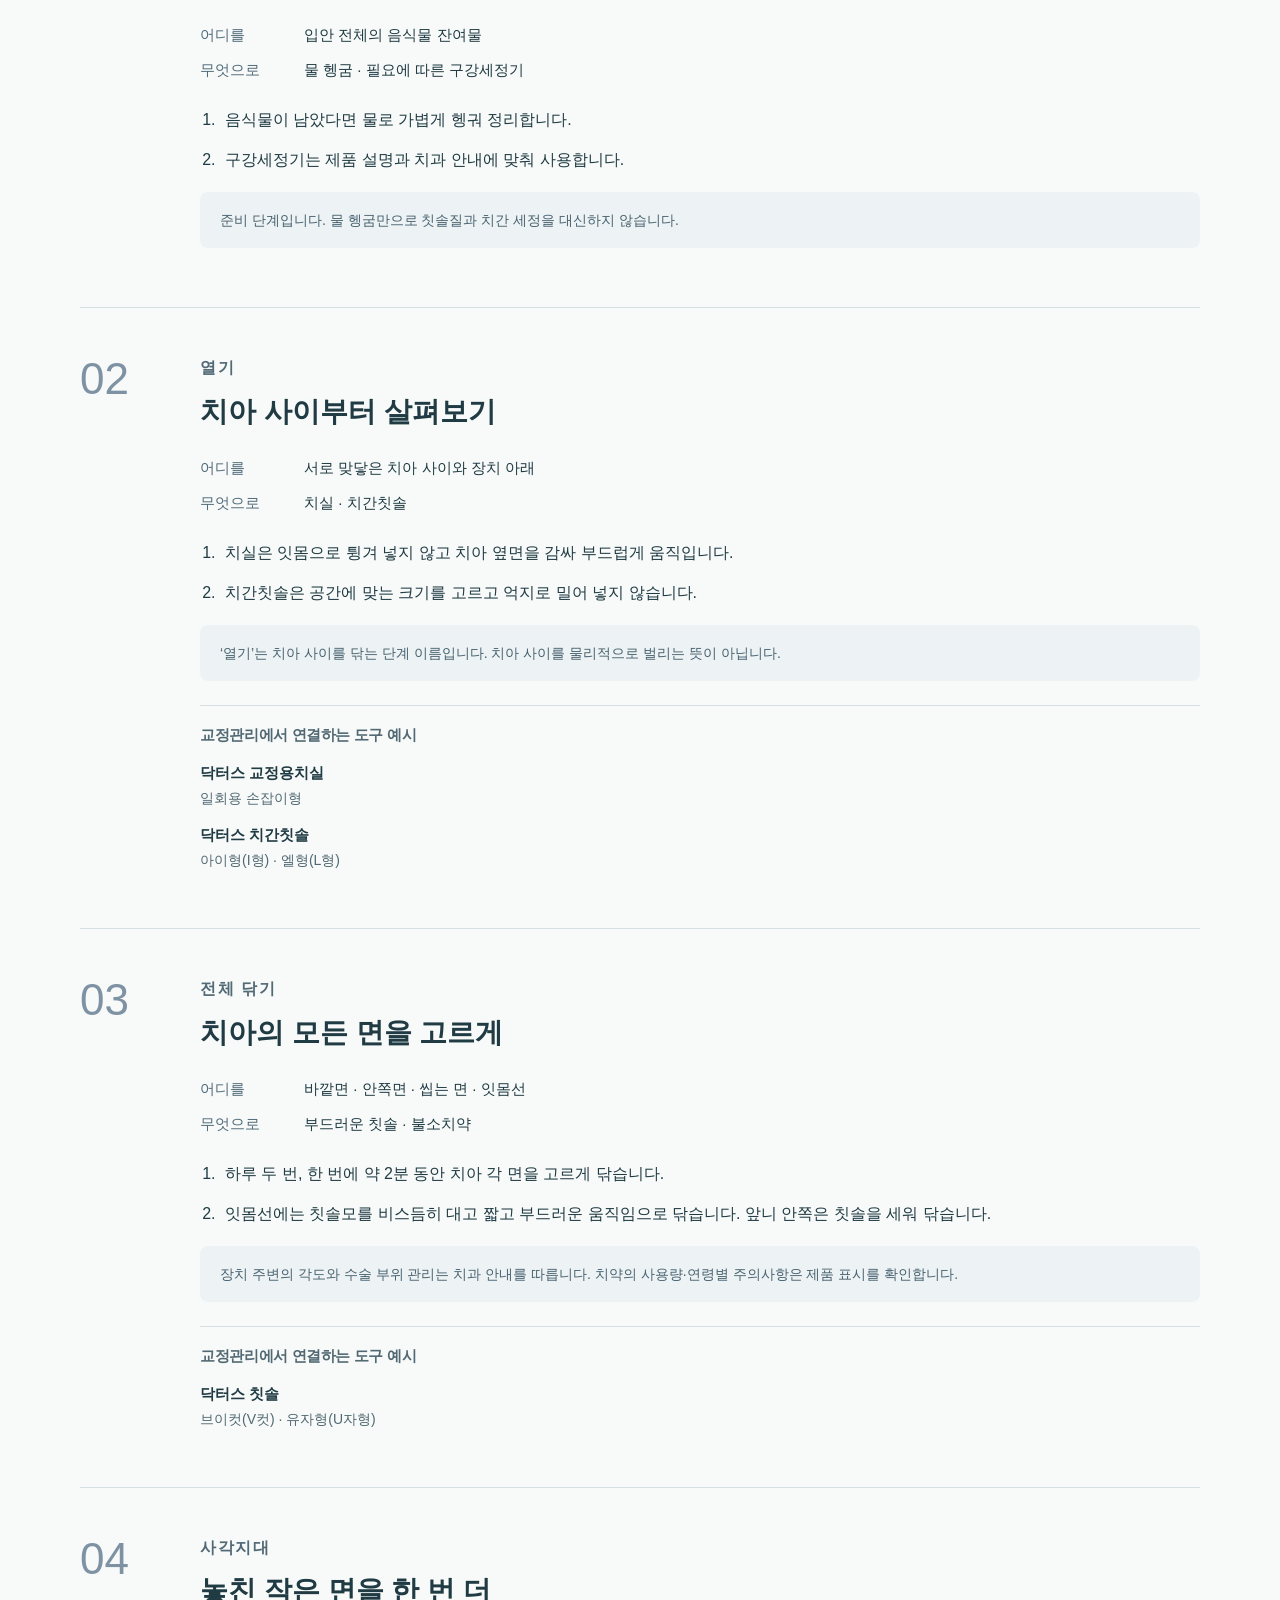
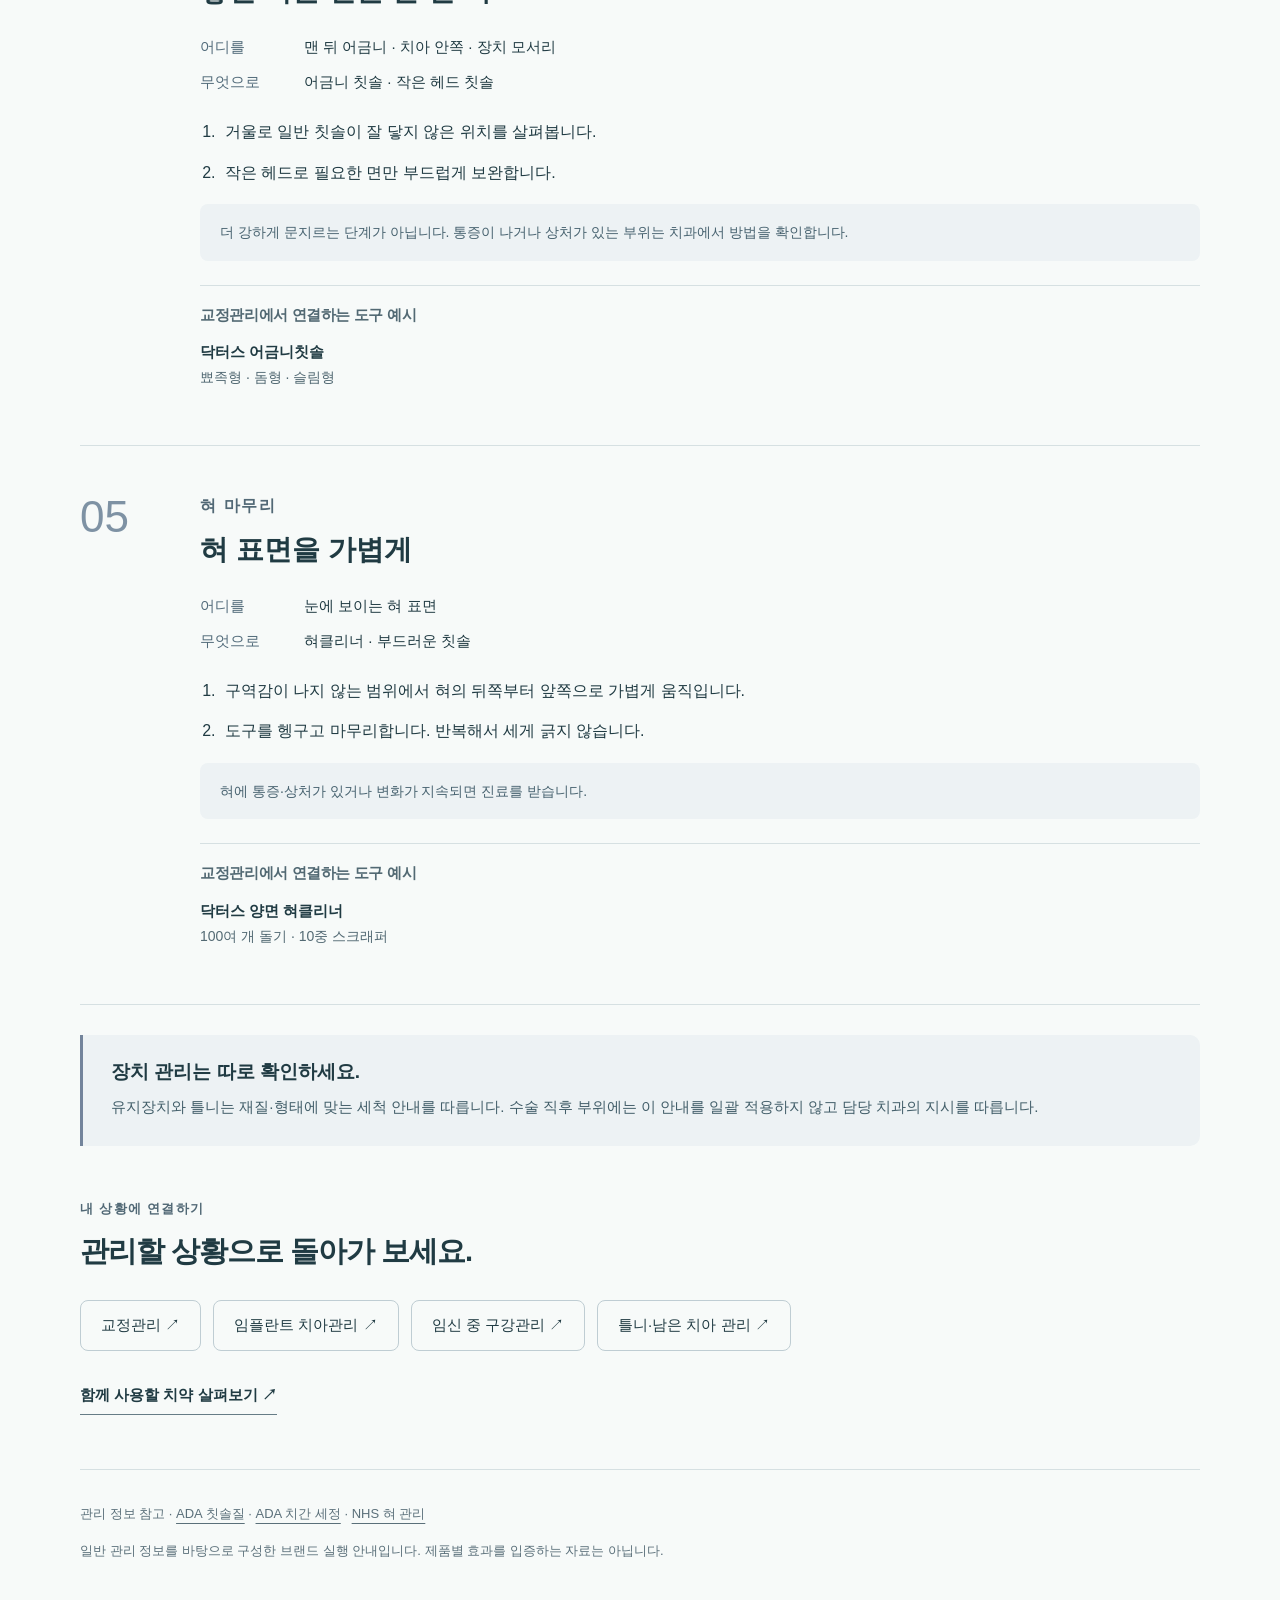
<file: guide.html>
<!doctype html><html lang="ko"><head><meta charset="utf-8"><meta name="viewport" content="width=device-width,initial-scale=1"><title>닥터스 5루틴</title><meta http-equiv="refresh" content="0;url=routine.html"></head><body><a href="routine.html">닥터스 5루틴으로 이동</a></body></html>
</file>
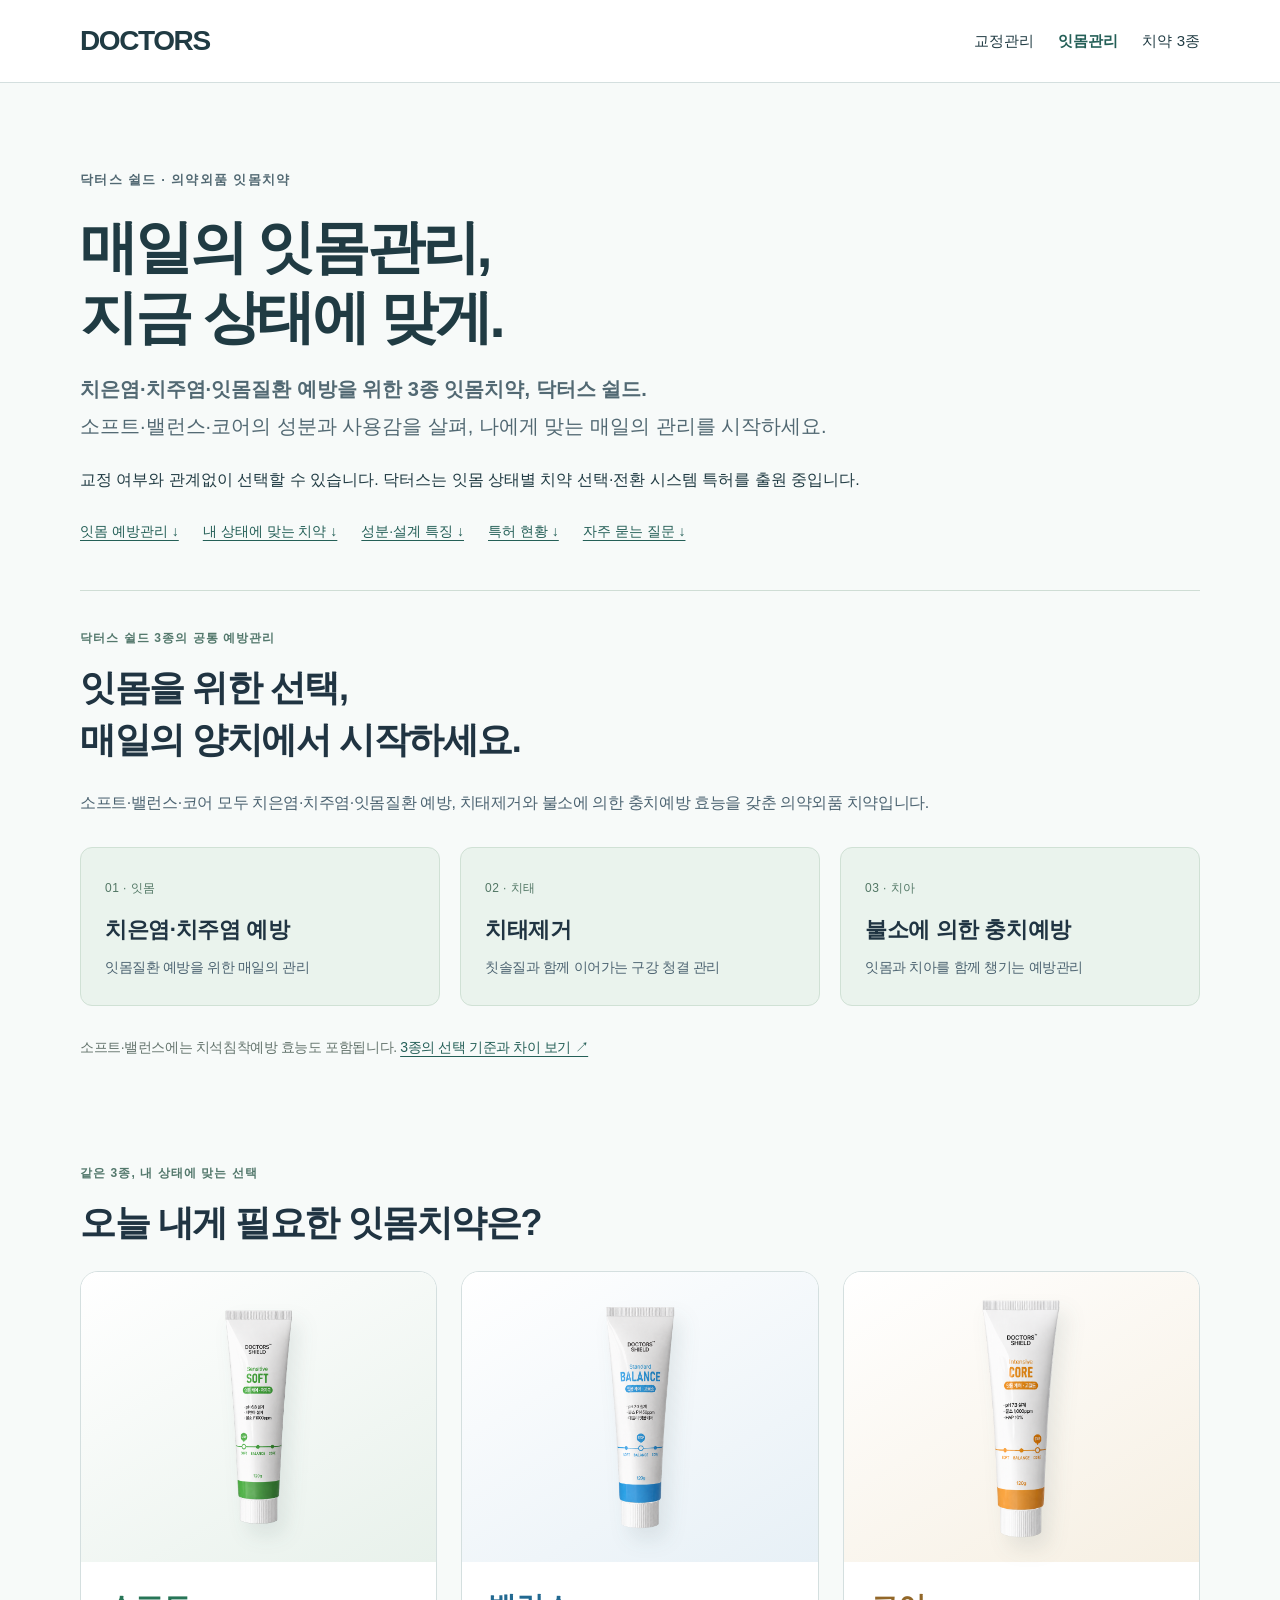
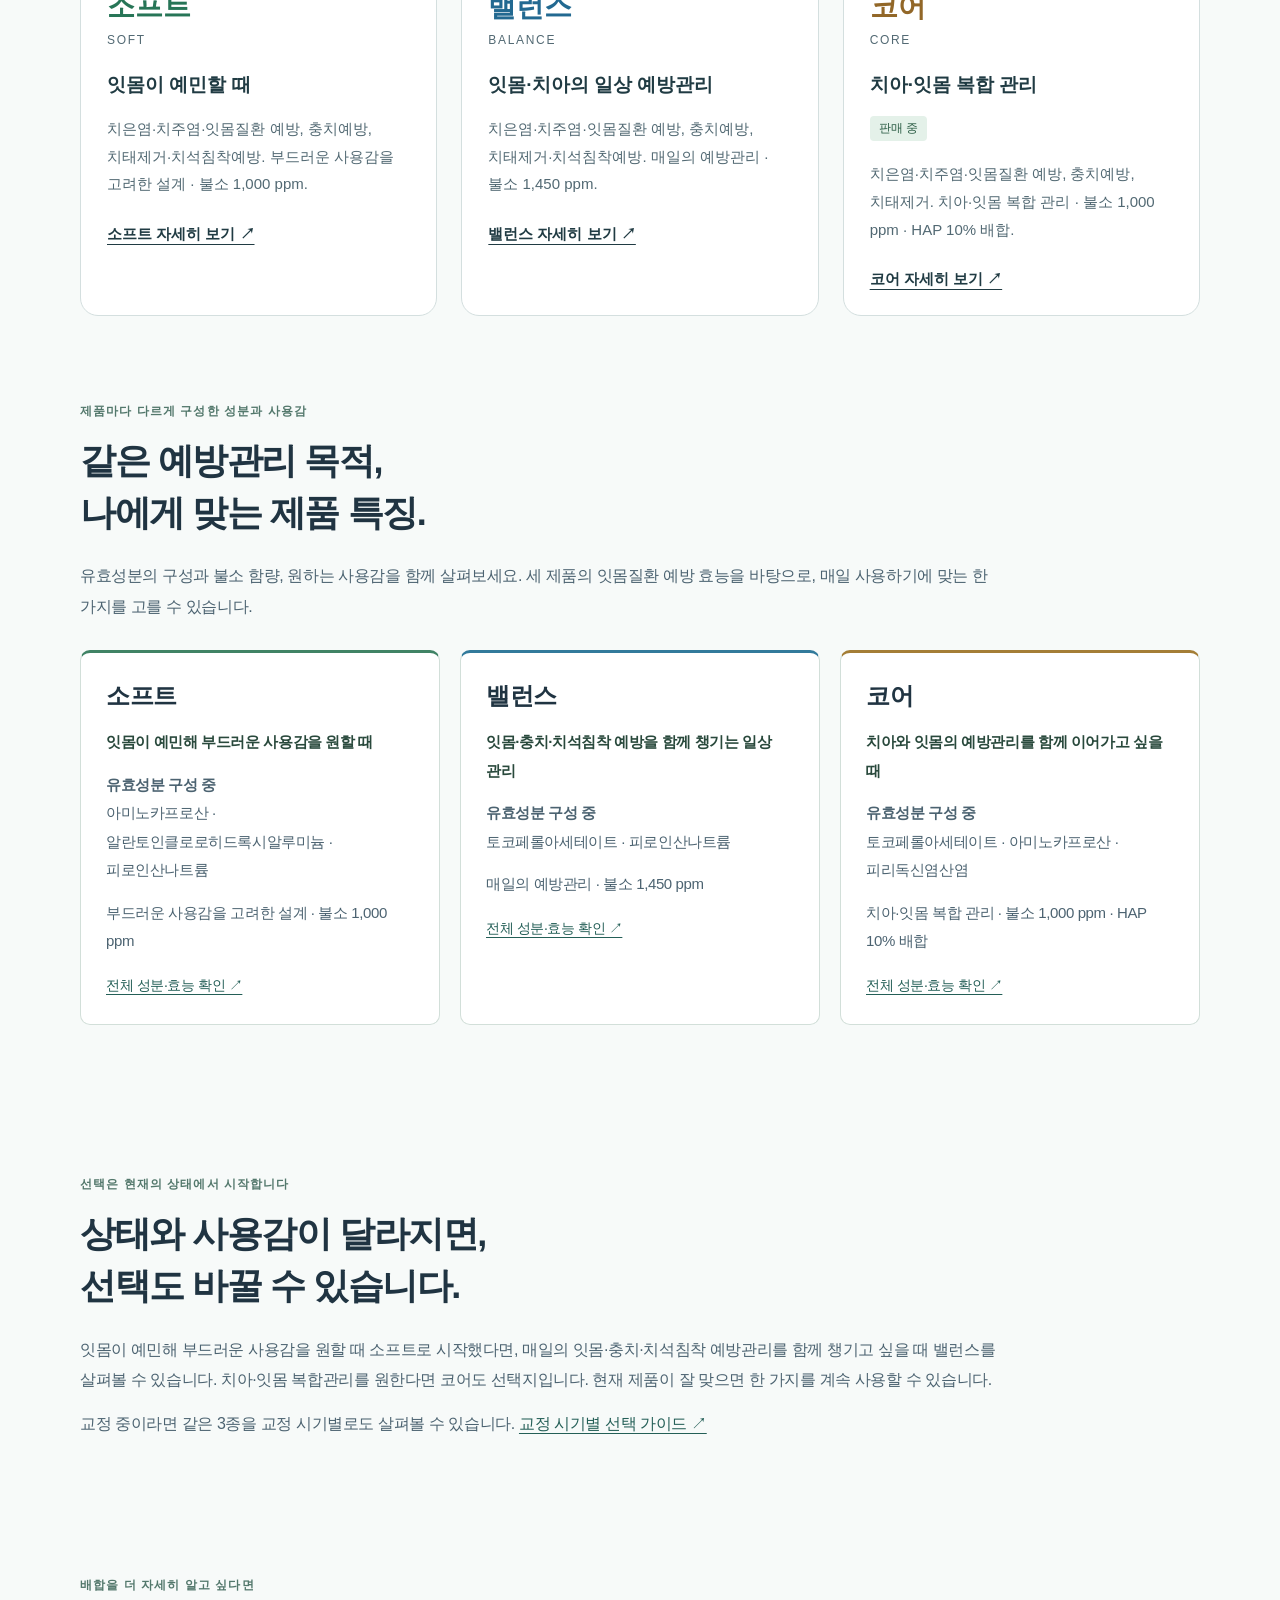
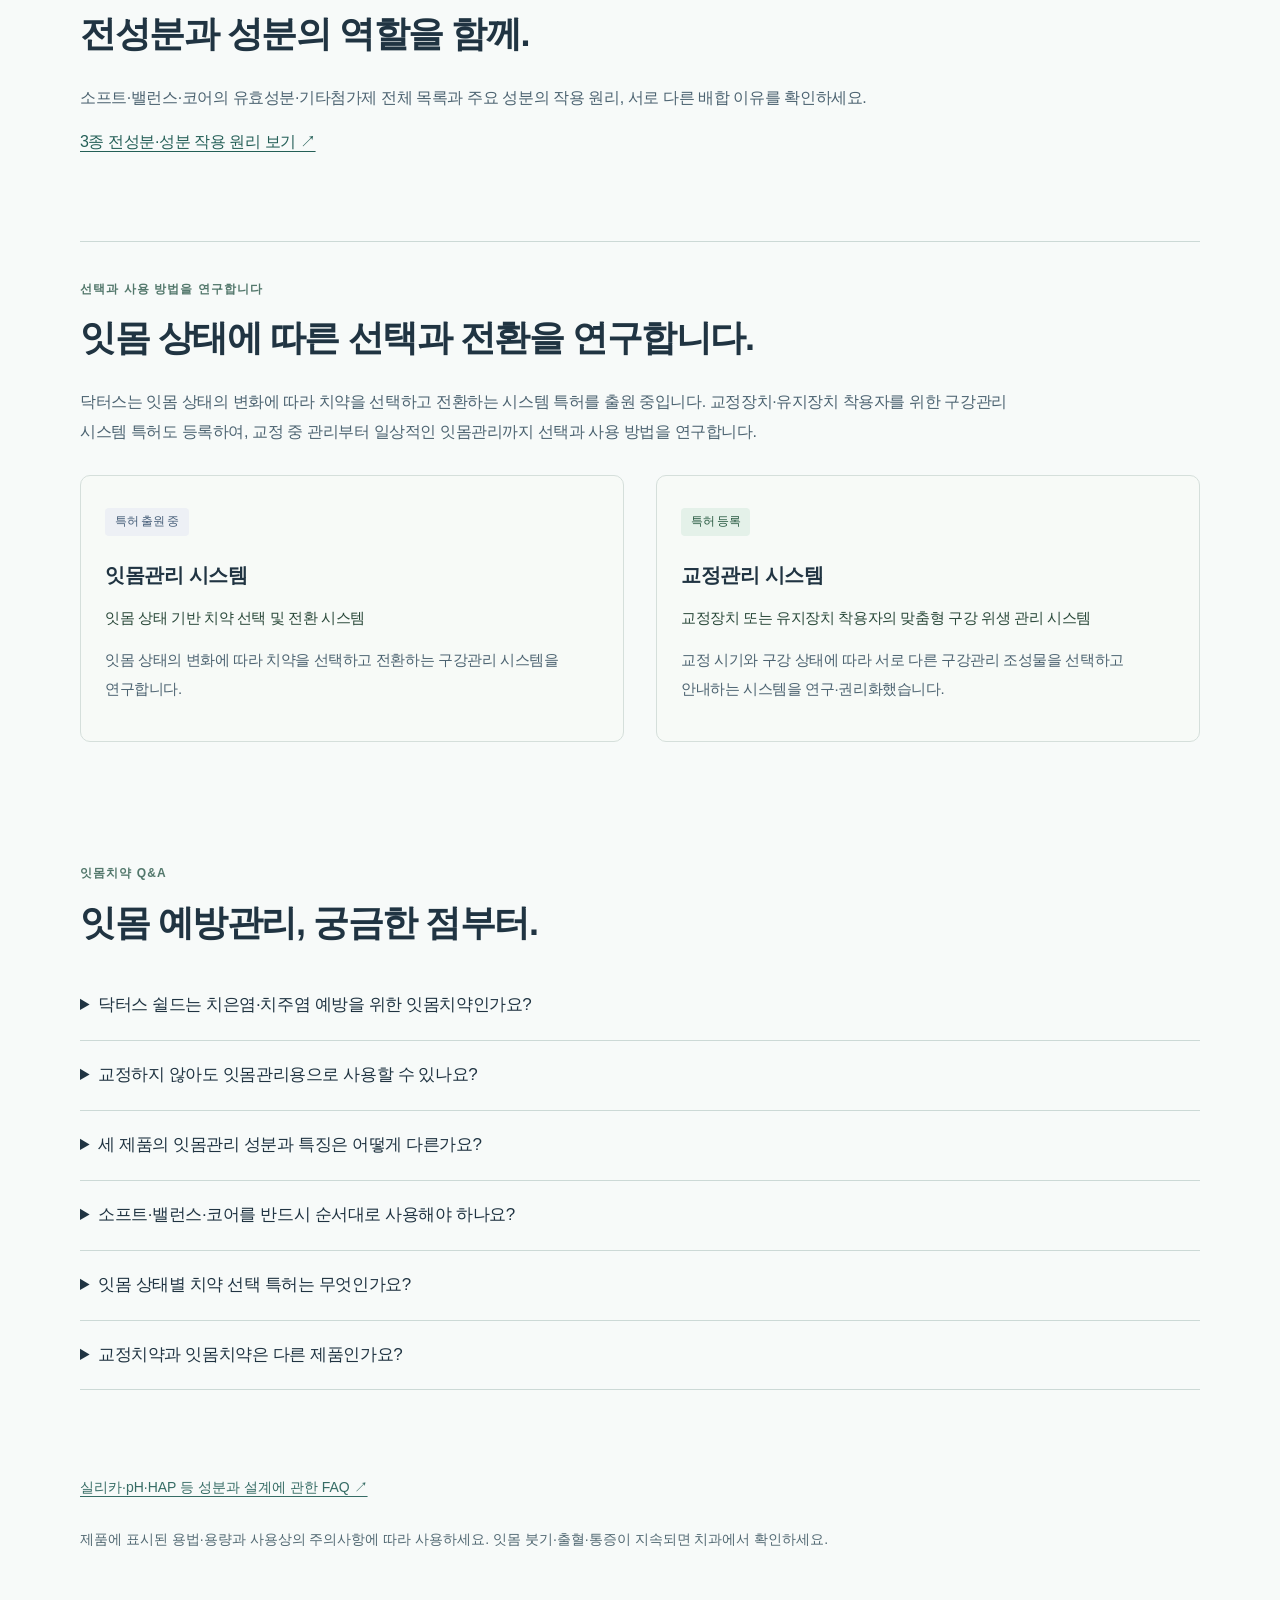
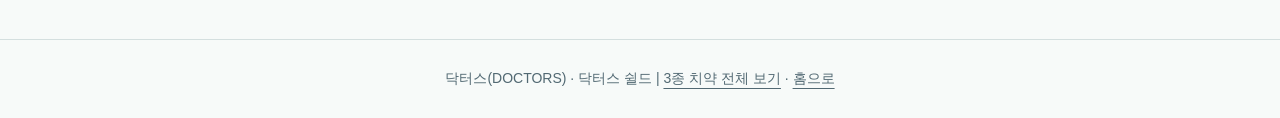
<file: gum.html>
<!doctype html><html lang="ko"><head><meta charset="utf-8"><meta name="viewport" content="width=device-width,initial-scale=1"><title>닥터스 쉴드 잇몸치약 | 치은염·치주염 예방과 상태별 선택</title><link rel="canonical" href="__SITE_ORIGIN__/gum.html"><meta property="og:type" content="website"><meta property="og:url" content="__SITE_ORIGIN__/gum.html"><meta property="og:image" content="__SITE_ORIGIN__/asset-fa0ed09fb58ac3cc.png"><link rel="stylesheet" href="care-visuals.css"><link rel="stylesheet" href="brand-guide.css?v=3"><meta name="description" content="치은염·치주염·잇몸질환 예방을 위한 닥터스 쉴드 3종 잇몸치약. 소프트·밸런스·코어의 예방 효능, 유효성분과 사용감, 잇몸 상태별 선택·전환 안내와 시스템 특허 출원 현황을 확인하세요."><meta property="og:title" content="닥터스 쉴드 잇몸치약 | 치은염·치주염 예방과 상태별 선택"><meta property="og:description" content="치은염·치주염·잇몸질환 예방을 위한 닥터스 쉴드 3종 잇몸치약. 소프트·밸런스·코어의 예방 효능, 유효성분과 사용감, 잇몸 상태별 선택·전환 안내와 시스템 특허 출원 현황을 확인하세요."><meta name="twitter:title" content="닥터스 쉴드 잇몸치약 | 치은염·치주염 예방과 상태별 선택"><meta name="twitter:description" content="치은염·치주염·잇몸질환 예방을 위한 닥터스 쉴드 3종 잇몸치약. 소프트·밸런스·코어의 예방 효능, 유효성분과 사용감, 잇몸 상태별 선택·전환 안내와 시스템 특허 출원 현황을 확인하세요."><script type="application/ld+json" id="page-faq-schema">{"@context": "https://schema.org", "@type": "FAQPage", "mainEntity": [{"@type": "Question", "name": "닥터스 쉴드는 치은염·치주염 예방을 위한 잇몸치약인가요?", "acceptedAnswer": {"@type": "Answer", "text": "네. 소프트·밸런스·코어 모두 치은염·치주염·잇몸질환 예방, 치태제거와 불소에 의한 충치예방 효능을 갖춘 의약외품 치약입니다. 교정 여부와 관계없이 사용할 수 있으며, 제품별 성분과 사용감에 맞춰 선택할 수 있습니다."}}, {"@type": "Question", "name": "교정하지 않아도 잇몸관리용으로 사용할 수 있나요?", "acceptedAnswer": {"@type": "Answer", "text": "교정하지 않아도 잇몸질환 예방과 일상 구강관리를 위해 사용할 수 있습니다. 잇몸이 예민해 부드러운 사용감을 원할 때는 소프트, 잇몸·충치·치석침착 예방을 함께 챙기는 일상 관리에는 밸런스, 치아·잇몸 복합 관리에는 코어를 살펴보세요. 같은 3종 중 현재 상태와 원하는 사용감에 맞춰 선택합니다."}}, {"@type": "Question", "name": "세 제품의 잇몸관리 성분과 특징은 어떻게 다른가요?", "acceptedAnswer": {"@type": "Answer", "text": "소프트는 아미노카프로산·알란토인클로로히드록시알루미늄 등을 배합하고 부드러운 사용감을 고려했습니다. 밸런스는 토코페롤아세테이트·피로인산나트륨 등과 불소 1,450 ppm을 함유합니다. 코어는 토코페롤아세테이트·아미노카프로산·피리독신염산염 등을 함유하며 HAP 10%를 기타첨가제로 배합했습니다. 세 제품 모두 잇몸질환 예방 효능을 갖추고 있어 성분 구성과 원하는 사용감을 함께 살펴 선택하세요."}}, {"@type": "Question", "name": "소프트·밸런스·코어를 반드시 순서대로 사용해야 하나요?", "acceptedAnswer": {"@type": "Answer", "text": "아니요. 현재 구강 상태와 원하는 사용감에 맞는 한 가지로 시작할 수 있습니다. 사용감이나 관리 목적이 달라지면 다른 제품을 선택할 수 있으며, 세 제품을 반드시 순서대로 사용할 필요는 없습니다."}}, {"@type": "Question", "name": "잇몸 상태별 치약 선택 특허는 무엇인가요?", "acceptedAnswer": {"@type": "Answer", "text": "잇몸 상태 기반 치약 선택 및 전환 시스템은 특허 출원 중입니다. 잇몸 상태의 변화에 따라 치약을 선택하고 전환하는 구강관리 시스템에 관한 연구입니다. 제품의 잇몸질환 예방 효능과 함께, 닥터스가 연구하는 선택·사용 방법을 소개합니다."}}, {"@type": "Question", "name": "교정치약과 잇몸치약은 다른 제품인가요?", "acceptedAnswer": {"@type": "Answer", "text": "같은 닥터스 쉴드 소프트·밸런스·코어 3종입니다. 평소에는 잇몸 상태와 원하는 사용감으로, 교정 중에는 교정 시기와 현재 구강 상태를 함께 살펴 선택합니다."}}]}</script></head><body class="cv-collection gum-guide"><a class="cv-skip" href="#main">본문 바로가기</a><header class="cv-head"><div><a class="cv-brand" href="index.html">DOCTORS</a><nav aria-label="주요 메뉴"><a href="ortho.html">교정관리</a><a href="gum.html" aria-current="page">잇몸관리</a><a href="toothpaste.html">치약 3종</a></nav></div></header><main id="main"><header class="cv-hero"><p class="cv-eyebrow">닥터스 쉴드 · 의약외품 잇몸치약</p><h1>매일의 잇몸관리,<br>지금 상태에 맞게.</h1><p class="cv-lead"><strong>치은염·치주염·잇몸질환 예방을 위한 3종 잇몸치약, 닥터스 쉴드.</strong><br>소프트·밸런스·코어의 성분과 사용감을 살펴, 나에게 맞는 매일의 관리를 시작하세요.</p><p>교정 여부와 관계없이 선택할 수 있습니다. 닥터스는 잇몸 상태별 치약 선택·전환 시스템 특허를 출원 중입니다.</p><nav class="bg-guide-links" aria-label="페이지 목차"><a href="#gum-benefits">잇몸 예방관리 ↓</a><a href="#products">내 상태에 맞는 치약 ↓</a><a href="#gum-formula">성분·설계 특징 ↓</a><a href="#research">특허 현황 ↓</a><a href="#faq">자주 묻는 질문 ↓</a></nav></header><section class="brand-guide bg-benefits" id="gum-benefits"><p class="bg-eyebrow">닥터스 쉴드 3종의 공통 예방관리</p><h2>잇몸을 위한 선택,<br>매일의 양치에서 시작하세요.</h2><p>소프트·밸런스·코어 모두 치은염·치주염·잇몸질환 예방, 치태제거와 불소에 의한 충치예방 효능을 갖춘 의약외품 치약입니다.</p><div class="bg-benefit-grid"><article><span>01 · 잇몸</span><h3>치은염·치주염 예방</h3><p>잇몸질환 예방을 위한 매일의 관리</p></article><article><span>02 · 치태</span><h3>치태제거</h3><p>칫솔질과 함께 이어가는 구강 청결 관리</p></article><article><span>03 · 치아</span><h3>불소에 의한 충치예방</h3><p>잇몸과 치아를 함께 챙기는 예방관리</p></article></div><p class="bg-note">소프트·밸런스에는 치석침착예방 효능도 포함됩니다. <a href="toothpaste.html#selection-guide">3종의 선택 기준과 차이 보기 ↗</a></p></section><div class="brand-guide bg-choice-heading"><p class="bg-eyebrow">같은 3종, 내 상태에 맞는 선택</p><h2>오늘 내게 필요한 잇몸치약은?</h2></div><section aria-label="잇몸 상태별 닥터스 쉴드 3종 선택" id="products" class="cv-products">
<article class="cv-product cv-soft"><a aria-hidden="true" class="cv-product-image" href="soft.html" tabindex="-1"><img alt="" height="560" src="asset-fa0ed09fb58ac3cc.png" width="240"/></a><div class="cv-product-copy"><h2>소프트<small>SOFT</small></h2><h3>잇몸이 예민할 때</h3><p>치은염·치주염·잇몸질환 예방, 충치예방, 치태제거·치석침착예방. 부드러운 사용감을 고려한 설계 · 불소 1,000 ppm.</p><a href="soft.html">소프트 자세히 보기 ↗</a></div></article>
<article class="cv-product cv-balance"><a aria-hidden="true" class="cv-product-image" href="balance.html" tabindex="-1"><img alt="" height="560" src="asset-33bb845bdcbf09d2.png" width="240"/></a><div class="cv-product-copy"><h2>밸런스<small>BALANCE</small></h2><h3>잇몸·치아의 일상 예방관리</h3><p>치은염·치주염·잇몸질환 예방, 충치예방, 치태제거·치석침착예방. 매일의 예방관리 · 불소 1,450 ppm.</p><a href="balance.html">밸런스 자세히 보기 ↗</a></div></article>
<article class="cv-product cv-core"><a aria-hidden="true" class="cv-product-image" href="core.html" tabindex="-1"><img alt="" height="560" src="asset-de44ab77b81b616f.png" width="240"/></a><div class="cv-product-copy"><h2>코어<small>CORE</small></h2><h3>치아·잇몸 복합 관리</h3><p class="bg-status">판매 중</p><p>치은염·치주염·잇몸질환 예방, 충치예방, 치태제거. 치아·잇몸 복합 관리 · 불소 1,000 ppm · HAP 10% 배합.</p><a href="core.html">코어 자세히 보기 ↗</a></div></article>
</section><section class="brand-guide" id="gum-formula"><p class="bg-eyebrow">제품마다 다르게 구성한 성분과 사용감</p><h2>같은 예방관리 목적,<br>나에게 맞는 제품 특징.</h2><p>유효성분의 구성과 불소 함량, 원하는 사용감을 함께 살펴보세요. 세 제품의 잇몸질환 예방 효능을 바탕으로, 매일 사용하기에 맞는 한 가지를 고를 수 있습니다.</p><div class="bg-formula-grid"><article class="bg-formula-soft"><h3>소프트</h3><p class="bg-formula-case">잇몸이 예민해 부드러운 사용감을 원할 때</p><p><strong>유효성분 구성 중</strong><br>아미노카프로산 · 알란토인클로로히드록시알루미늄 · 피로인산나트륨</p><p>부드러운 사용감을 고려한 설계 · 불소 1,000 ppm</p><a href="soft.html">전체 성분·효능 확인 ↗</a></article><article class="bg-formula-balance"><h3>밸런스</h3><p class="bg-formula-case">잇몸·충치·치석침착 예방을 함께 챙기는 일상 관리</p><p><strong>유효성분 구성 중</strong><br>토코페롤아세테이트 · 피로인산나트륨</p><p>매일의 예방관리 · 불소 1,450 ppm</p><a href="balance.html">전체 성분·효능 확인 ↗</a></article><article class="bg-formula-core"><h3>코어</h3><p class="bg-formula-case">치아와 잇몸의 예방관리를 함께 이어가고 싶을 때</p><p><strong>유효성분 구성 중</strong><br>토코페롤아세테이트 · 아미노카프로산 · 피리독신염산염</p><p>치아·잇몸 복합 관리 · 불소 1,000 ppm · HAP 10% 배합</p><a href="core.html">전체 성분·효능 확인 ↗</a></article></div></section><section class="brand-guide" id="switch"><p class="bg-eyebrow">선택은 현재의 상태에서 시작합니다</p><h2>상태와 사용감이 달라지면,<br>선택도 바꿀 수 있습니다.</h2><p>잇몸이 예민해 부드러운 사용감을 원할 때 소프트로 시작했다면, 매일의 잇몸·충치·치석침착 예방관리를 함께 챙기고 싶을 때 밸런스를 살펴볼 수 있습니다. 치아·잇몸 복합관리를 원한다면 코어도 선택지입니다. 현재 제품이 잘 맞으면 한 가지를 계속 사용할 수 있습니다.</p><p>교정 중이라면 같은 3종을 교정 시기별로도 살펴볼 수 있습니다. <a href="ortho.html">교정 시기별 선택 가이드 ↗</a></p></section><aside class="brand-guide bg-ingredients-link"><p class="bg-eyebrow">배합을 더 자세히 알고 싶다면</p><h2>전성분과 성분의 역할을 함께.</h2><p>소프트·밸런스·코어의 유효성분·기타첨가제 전체 목록과 주요 성분의 작용 원리, 서로 다른 배합 이유를 확인하세요.</p><a href="ingredients.html">3종 전성분·성분 작용 원리 보기 ↗</a></aside><section class="brand-guide bg-research" id="research"><p class="bg-eyebrow">선택과 사용 방법을 연구합니다</p><h2>잇몸 상태에 따른 선택과 전환을 연구합니다.</h2><p>닥터스는 잇몸 상태의 변화에 따라 치약을 선택하고 전환하는 시스템 특허를 출원 중입니다. 교정장치·유지장치 착용자를 위한 구강관리 시스템 특허도 등록하여, 교정 중 관리부터 일상적인 잇몸관리까지 선택과 사용 방법을 연구합니다.</p><div class="bg-patents"><article><span class="bg-status bg-pending">특허 출원 중</span><h3>잇몸관리 시스템</h3><p class="bg-patent-name">잇몸 상태 기반 치약 선택 및 전환 시스템</p><p>잇몸 상태의 변화에 따라 치약을 선택하고 전환하는 구강관리 시스템을 연구합니다.</p></article><article><span class="bg-status">특허 등록</span><h3>교정관리 시스템</h3><p class="bg-patent-name">교정장치 또는 유지장치 착용자의 맞춤형 구강 위생 관리 시스템</p><p>교정 시기와 구강 상태에 따라 서로 다른 구강관리 조성물을 선택하고 안내하는 시스템을 연구·권리화했습니다.</p></article></div></section><section class="brand-guide bg-faq" id="faq"><p class="bg-eyebrow">잇몸치약 Q&A</p><h2>잇몸 예방관리, 궁금한 점부터.</h2><details><summary>닥터스 쉴드는 치은염·치주염 예방을 위한 잇몸치약인가요?</summary><p>네. 소프트·밸런스·코어 모두 치은염·치주염·잇몸질환 예방, 치태제거와 불소에 의한 충치예방 효능을 갖춘 의약외품 치약입니다. 교정 여부와 관계없이 사용할 수 있으며, 제품별 성분과 사용감에 맞춰 선택할 수 있습니다.</p></details><details><summary>교정하지 않아도 잇몸관리용으로 사용할 수 있나요?</summary><p>교정하지 않아도 잇몸질환 예방과 일상 구강관리를 위해 사용할 수 있습니다. 잇몸이 예민해 부드러운 사용감을 원할 때는 소프트, 잇몸·충치·치석침착 예방을 함께 챙기는 일상 관리에는 밸런스, 치아·잇몸 복합 관리에는 코어를 살펴보세요. 같은 3종 중 현재 상태와 원하는 사용감에 맞춰 선택합니다.</p></details><details><summary>세 제품의 잇몸관리 성분과 특징은 어떻게 다른가요?</summary><p>소프트는 아미노카프로산·알란토인클로로히드록시알루미늄 등을 배합하고 부드러운 사용감을 고려했습니다. 밸런스는 토코페롤아세테이트·피로인산나트륨 등과 불소 1,450 ppm을 함유합니다. 코어는 토코페롤아세테이트·아미노카프로산·피리독신염산염 등을 함유하며 HAP 10%를 기타첨가제로 배합했습니다. 세 제품 모두 잇몸질환 예방 효능을 갖추고 있어 성분 구성과 원하는 사용감을 함께 살펴 선택하세요.</p></details><details><summary>소프트·밸런스·코어를 반드시 순서대로 사용해야 하나요?</summary><p>아니요. 현재 구강 상태와 원하는 사용감에 맞는 한 가지로 시작할 수 있습니다. 사용감이나 관리 목적이 달라지면 다른 제품을 선택할 수 있으며, 세 제품을 반드시 순서대로 사용할 필요는 없습니다.</p></details><details><summary>잇몸 상태별 치약 선택 특허는 무엇인가요?</summary><p>잇몸 상태 기반 치약 선택 및 전환 시스템은 특허 출원 중입니다. 잇몸 상태의 변화에 따라 치약을 선택하고 전환하는 구강관리 시스템에 관한 연구입니다. 제품의 잇몸질환 예방 효능과 함께, 닥터스가 연구하는 선택·사용 방법을 소개합니다.</p></details><details><summary>교정치약과 잇몸치약은 다른 제품인가요?</summary><p>같은 닥터스 쉴드 소프트·밸런스·코어 3종입니다. 평소에는 잇몸 상태와 원하는 사용감으로, 교정 중에는 교정 시기와 현재 구강 상태를 함께 살펴 선택합니다.</p></details></section><p class="bg-technical-link"><a href="toothpaste.html#technical-faq">실리카·pH·HAP 등 성분과 설계에 관한 FAQ ↗</a></p><p class="cv-note">제품에 표시된 용법·용량과 사용상의 주의사항에 따라 사용하세요. 잇몸 붓기·출혈·통증이 지속되면 치과에서 확인하세요.</p></main><footer class="cv-foot">닥터스(DOCTORS) · 닥터스 쉴드 | <a href="toothpaste.html">3종 치약 전체 보기</a> · <a href="index.html">홈으로</a></footer></body></html>
</file>
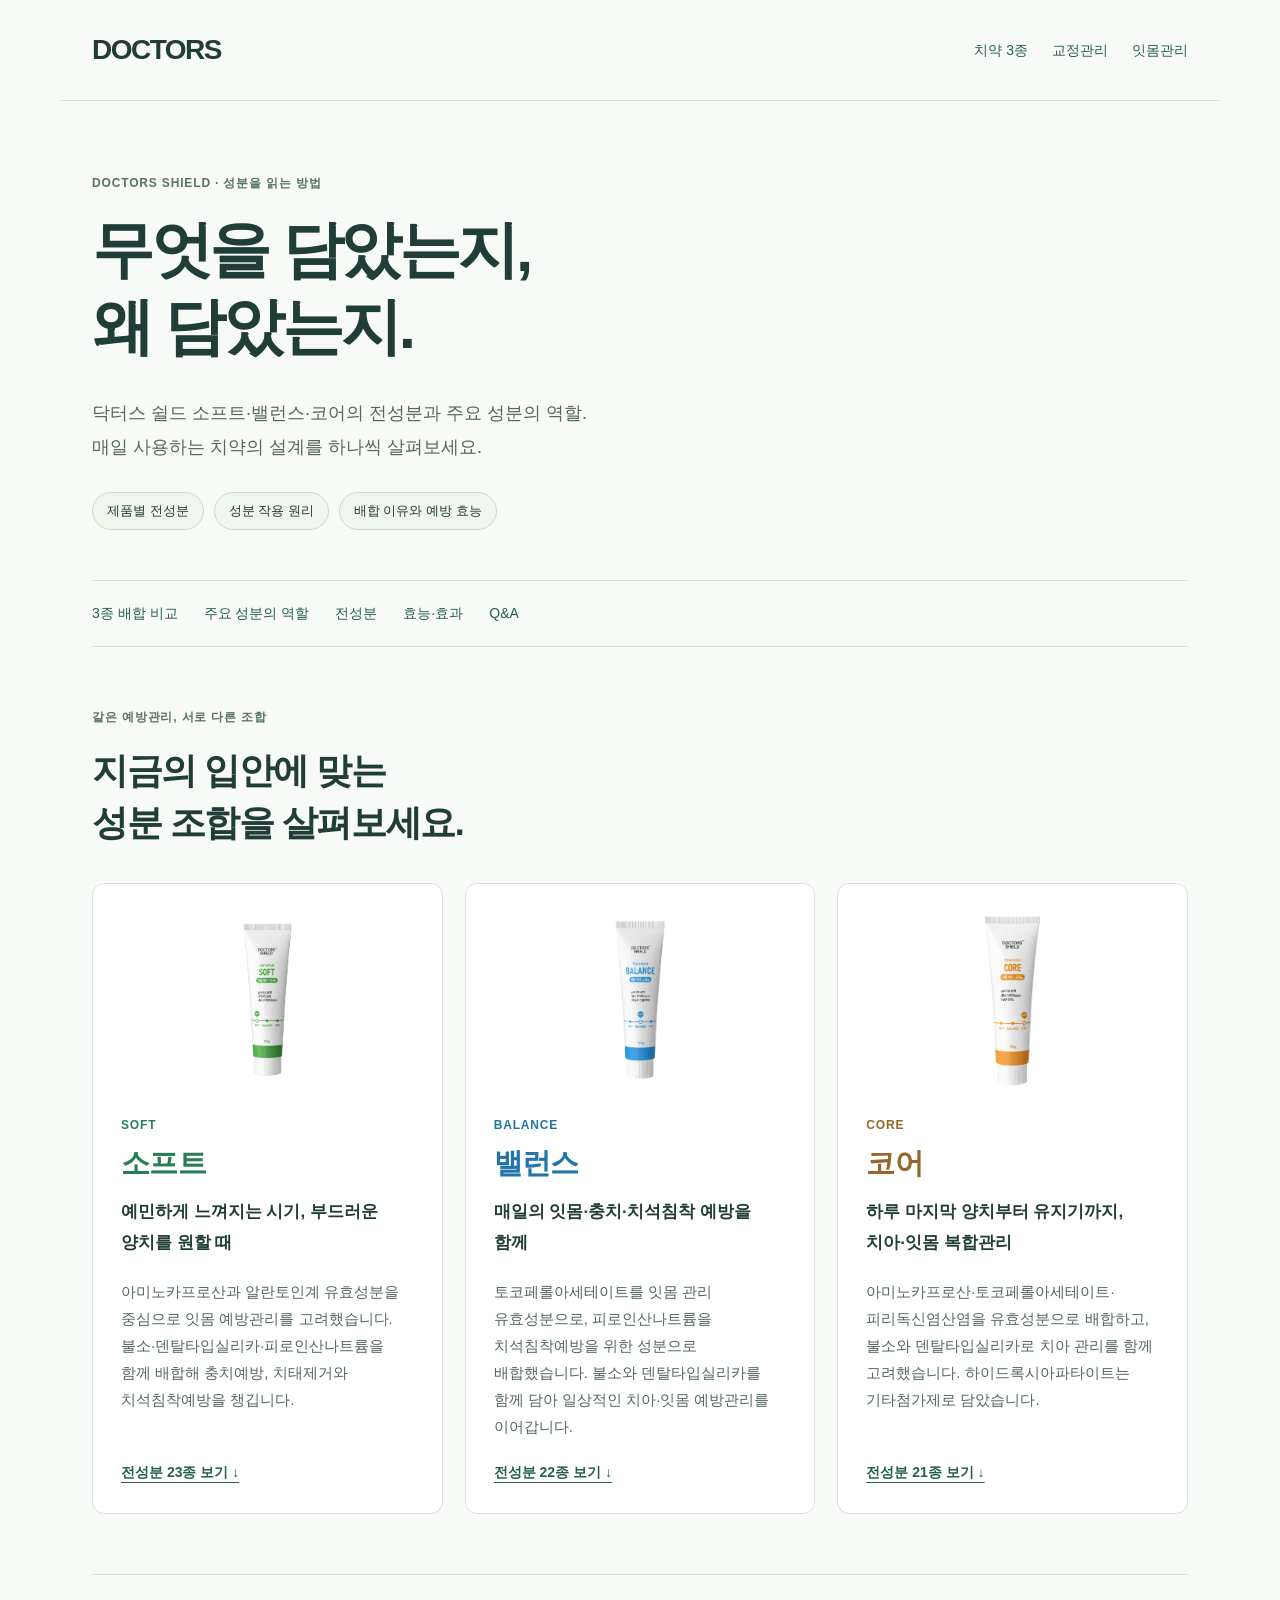
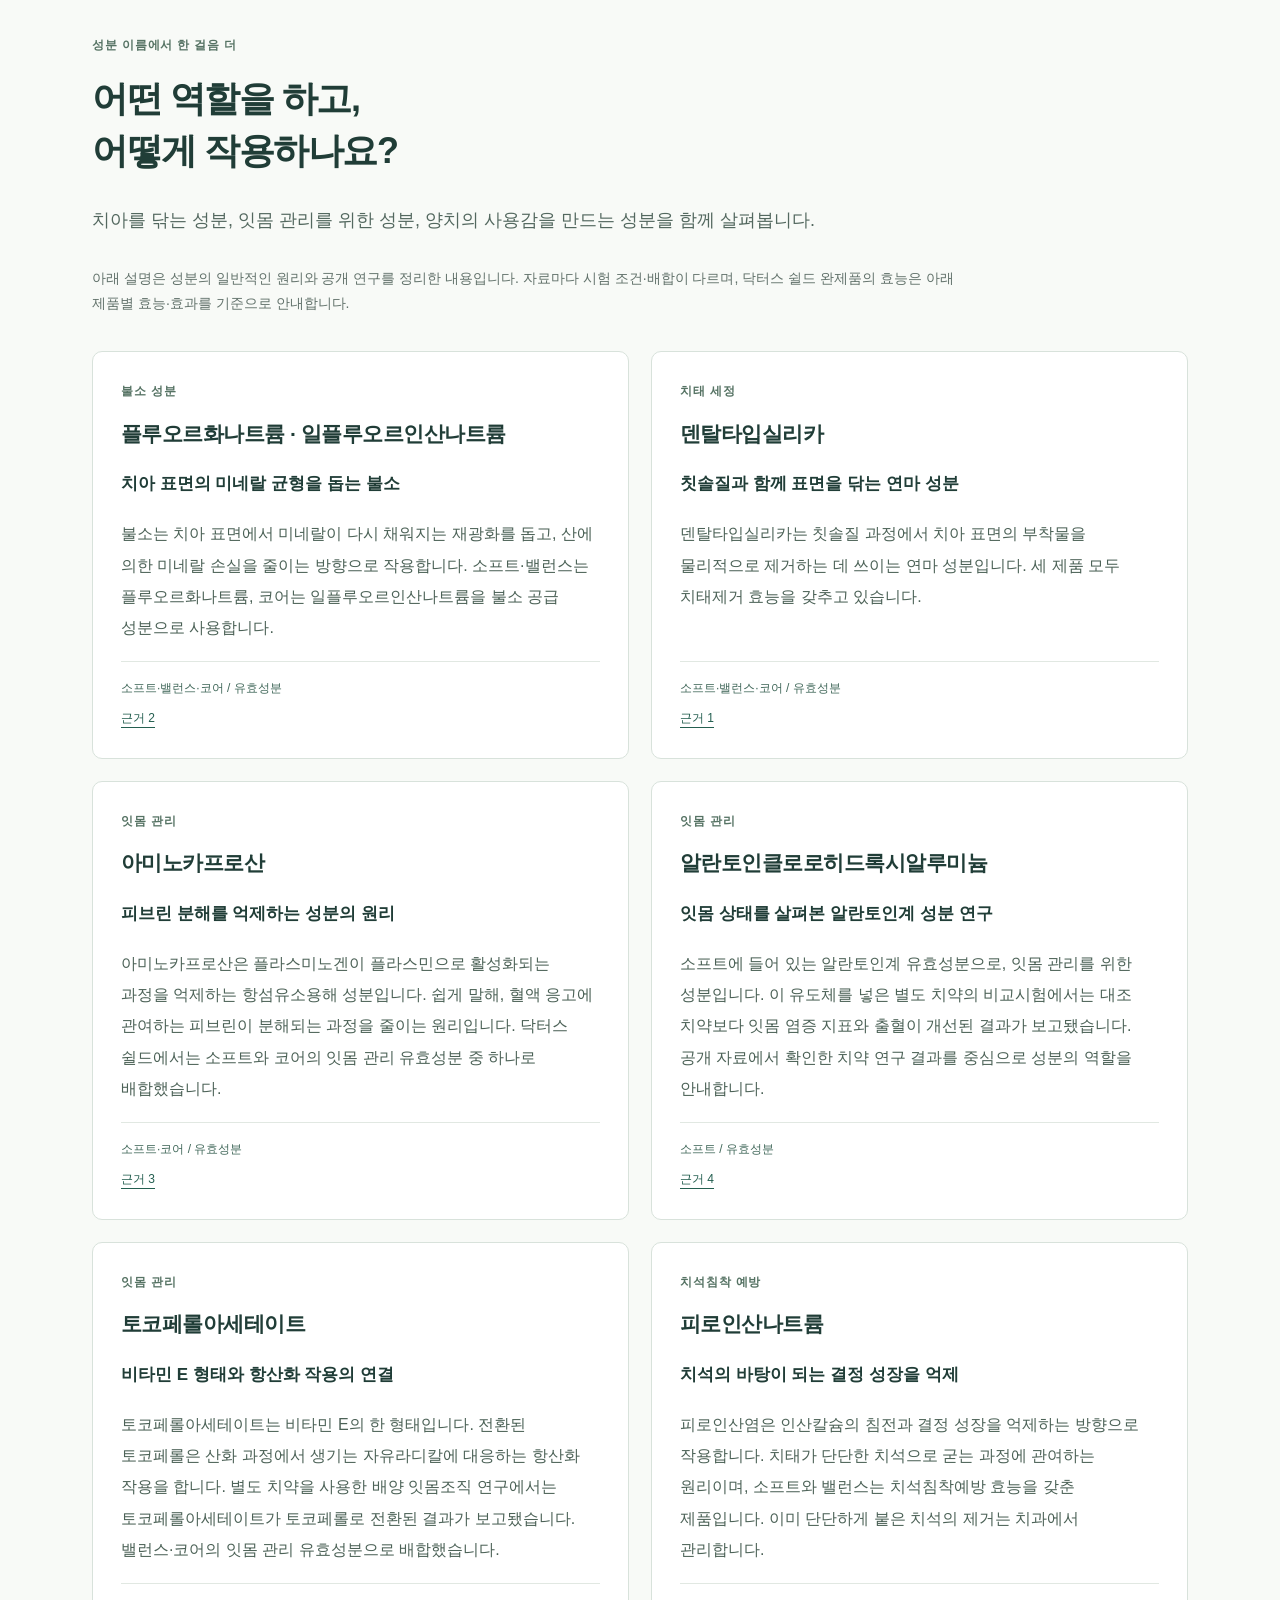
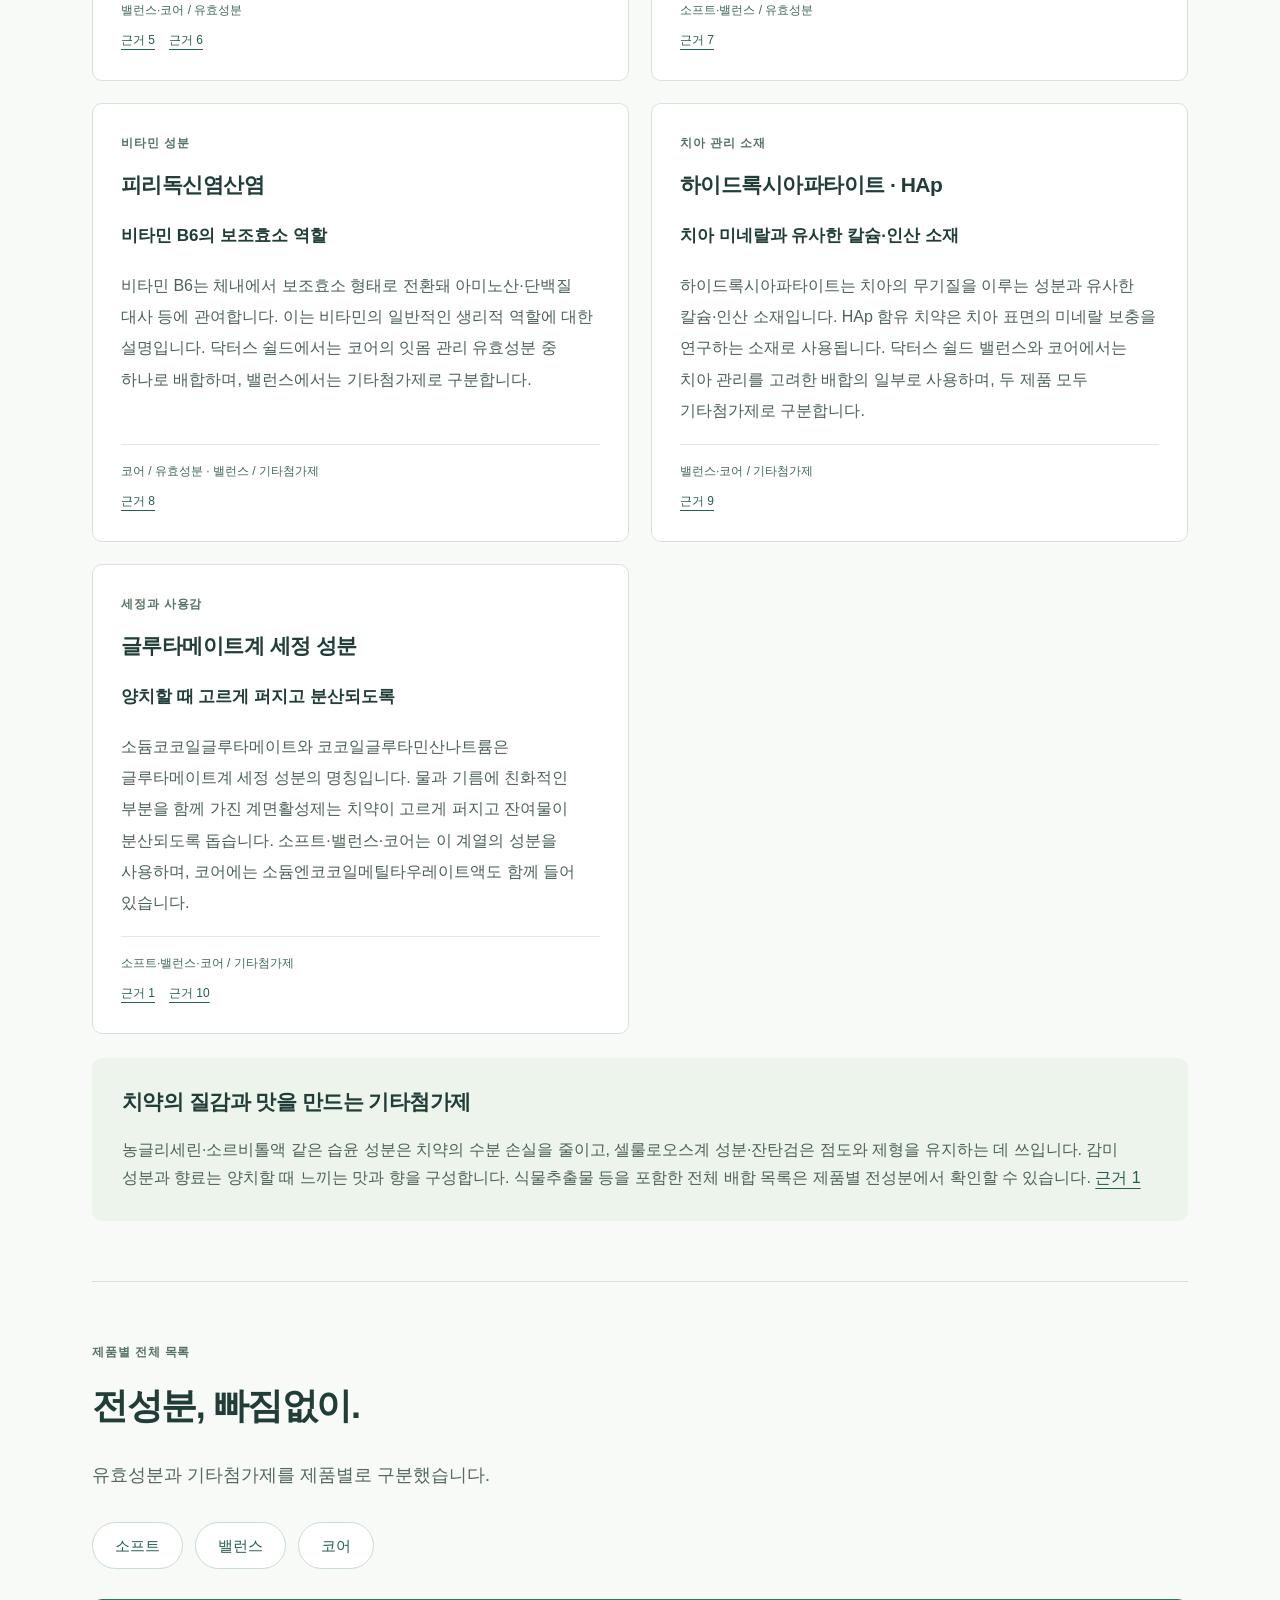
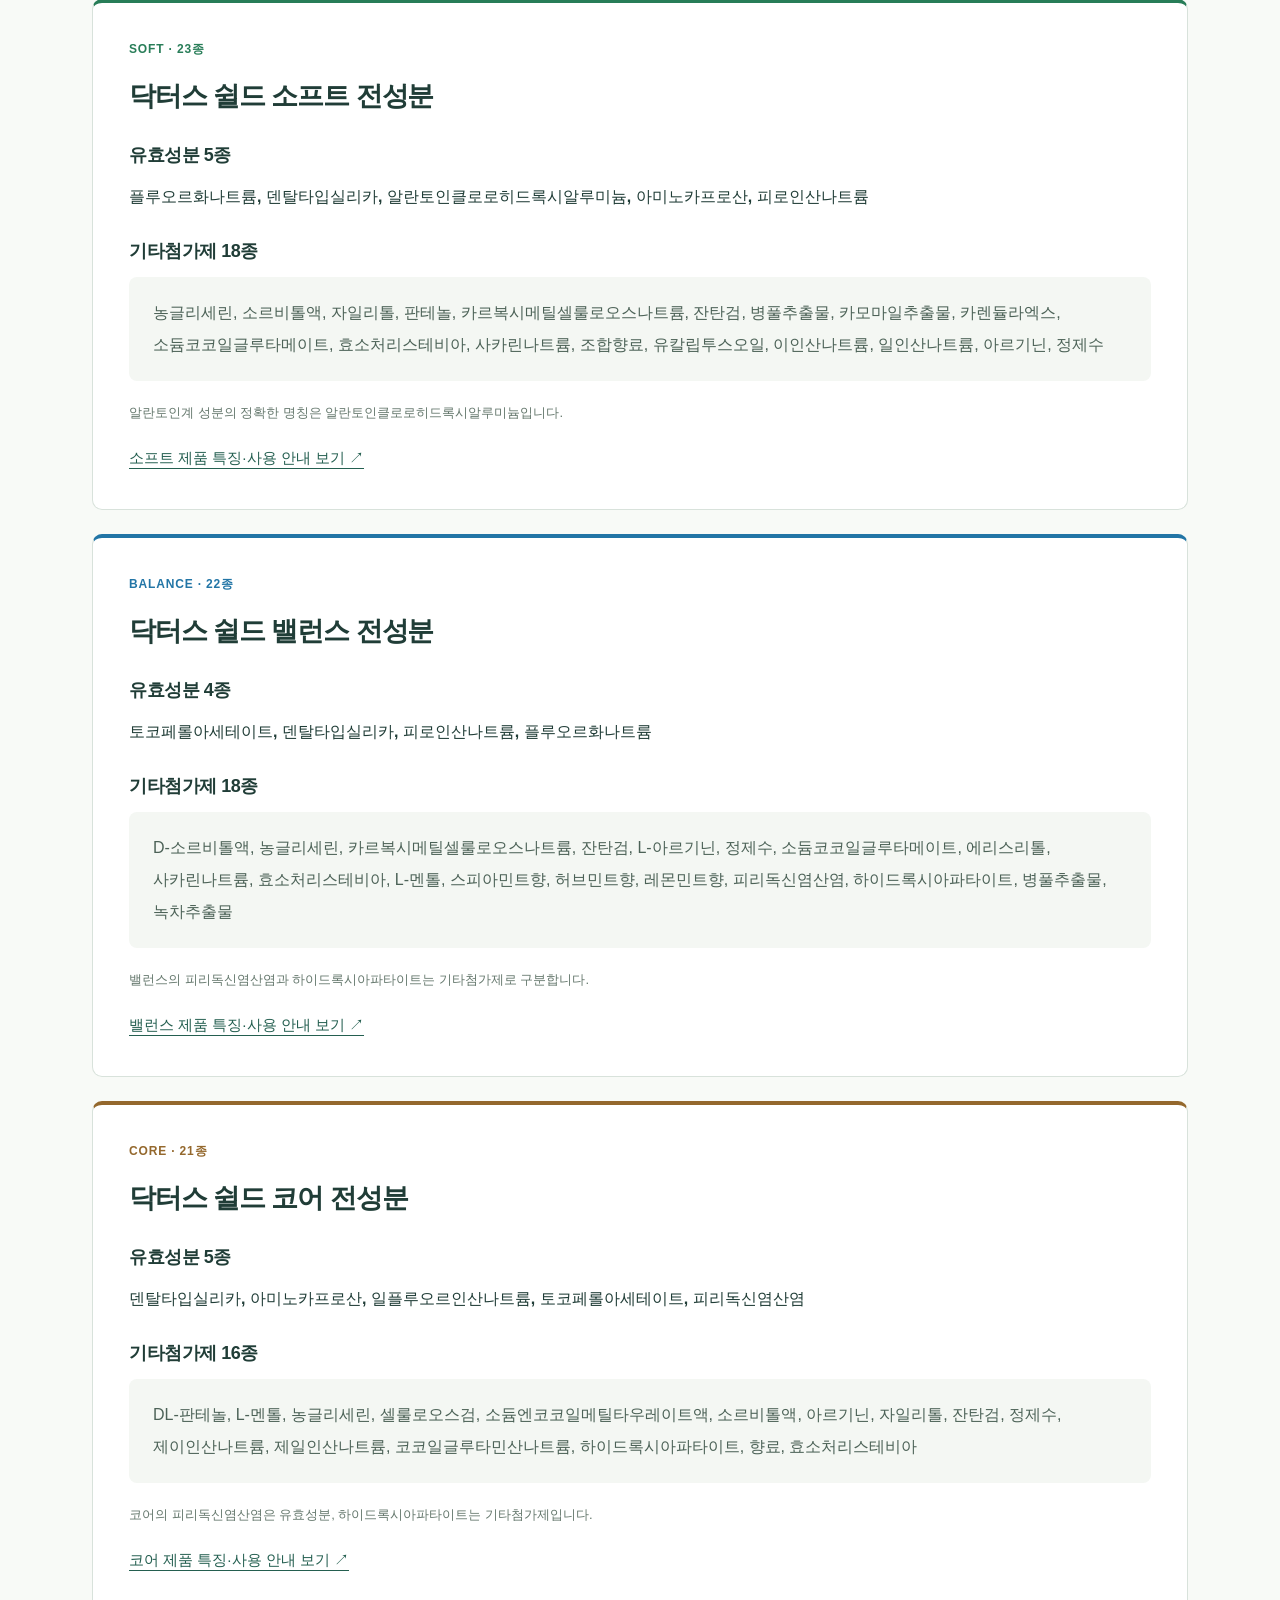
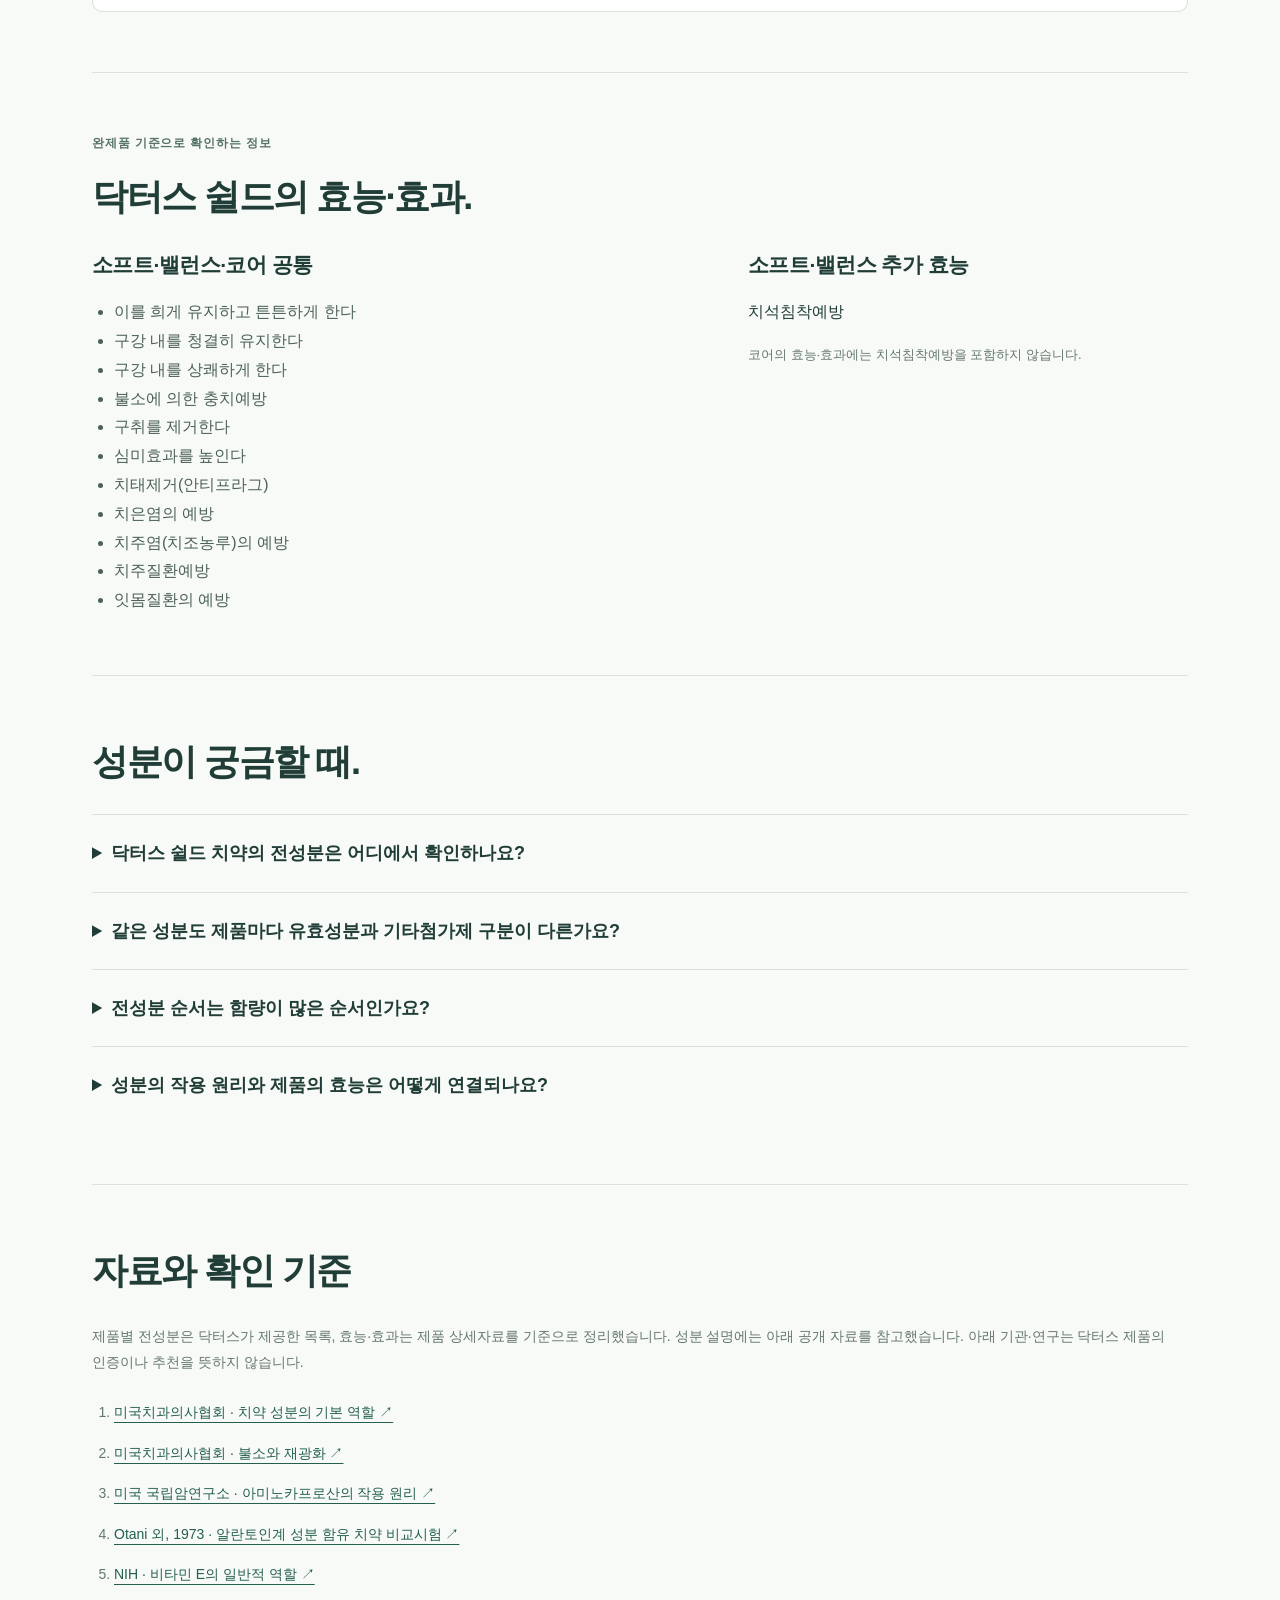
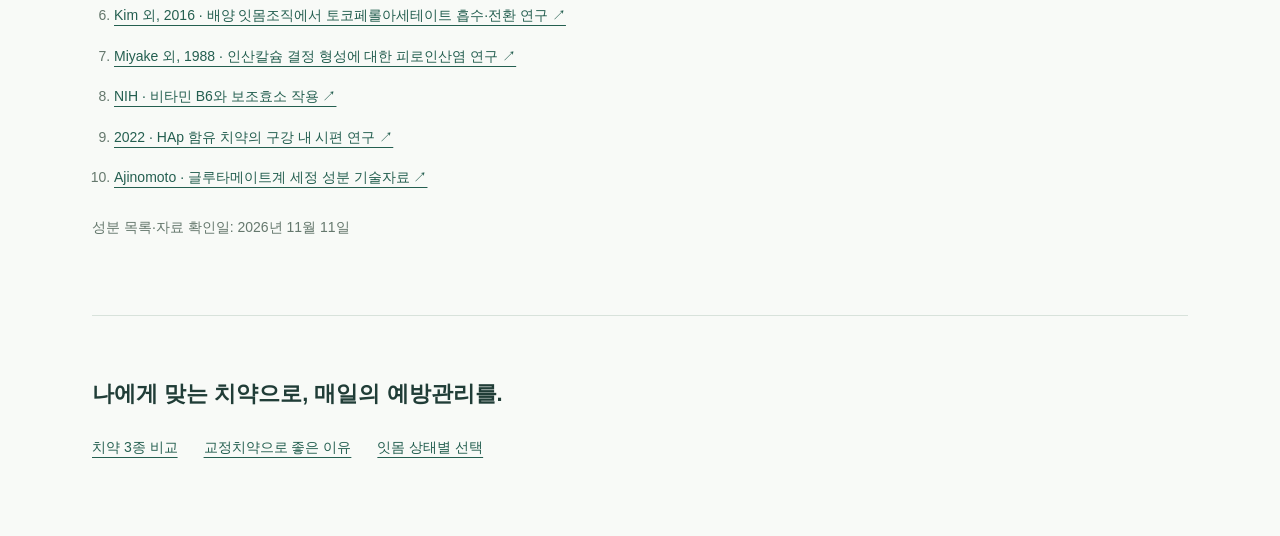
<file: ingredients.html>
<!doctype html><html lang="ko"><head><meta charset="utf-8"><meta name="viewport" content="width=device-width,initial-scale=1"><title>닥터스 쉴드 전성분·성분 작용 원리 | 소프트·밸런스·코어</title><meta name="description" content="닥터스 쉴드 소프트·밸런스·코어의 전성분을 유효성분과 기타첨가제로 구분해 확인하세요. 주요 성분의 역할·작용 원리, 제품별 배합 이유와 효능·효과를 함께 안내합니다."><meta name="robots" content="index,follow"><link rel="canonical" href="__SITE_ORIGIN__/ingredients.html"><link rel="icon" href="favicon.svg"><link rel="stylesheet" href="ingredients.css?v=1"><meta property="og:type" content="article"><meta property="og:title" content="닥터스 쉴드 전성분·성분 작용 원리 | 소프트·밸런스·코어"><meta property="og:description" content="닥터스 쉴드 소프트·밸런스·코어의 전성분을 유효성분과 기타첨가제로 구분해 확인하세요. 주요 성분의 역할·작용 원리, 제품별 배합 이유와 효능·효과를 함께 안내합니다."><meta property="og:url" content="__SITE_ORIGIN__/ingredients.html"><meta name="twitter:title" content="닥터스 쉴드 전성분·성분 작용 원리 | 소프트·밸런스·코어"><meta name="twitter:description" content="닥터스 쉴드 소프트·밸런스·코어의 전성분을 유효성분과 기타첨가제로 구분해 확인하세요. 주요 성분의 역할·작용 원리, 제품별 배합 이유와 효능·효과를 함께 안내합니다."><script type="application/ld+json">{"@context": "https://schema.org", "@type": "WebPage", "name": "닥터스 쉴드 전성분·성분 작용 원리 | 소프트·밸런스·코어", "description": "닥터스 쉴드 소프트·밸런스·코어의 전성분을 유효성분과 기타첨가제로 구분해 확인하세요. 주요 성분의 역할·작용 원리, 제품별 배합 이유와 효능·효과를 함께 안내합니다.", "url": "__SITE_ORIGIN__/ingredients.html", "inLanguage": "ko-KR", "dateModified": "2026-11-11", "publisher": {"@type": "Organization", "name": "닥터스", "url": "__SITE_ORIGIN__/"}}</script><script type="application/ld+json">{"@context": "https://schema.org", "@type": "FAQPage", "mainEntity": [{"@type": "Question", "name": "닥터스 쉴드 치약의 전성분은 어디에서 확인하나요?", "acceptedAnswer": {"@type": "Answer", "text": "이 페이지에서 소프트·밸런스·코어의 전성분을 유효성분과 기타첨가제로 나누어 확인할 수 있습니다. 소프트는 유효성분 5종·기타첨가제 18종, 밸런스는 4종·18종, 코어는 5종·16종입니다."}}, {"@type": "Question", "name": "같은 성분도 제품마다 유효성분과 기타첨가제 구분이 다른가요?", "acceptedAnswer": {"@type": "Answer", "text": "네. 피리독신염산염은 코어에서는 유효성분, 밸런스에서는 기타첨가제입니다. 하이드록시아파타이트는 밸런스와 코어 모두 기타첨가제입니다. 성분명만으로 구분하지 않고 제품별 표시 정보를 따릅니다."}}, {"@type": "Question", "name": "전성분 순서는 함량이 많은 순서인가요?", "acceptedAnswer": {"@type": "Answer", "text": "이 페이지는 제품별 유효성분·기타첨가제 목록을 구분해 안내합니다. 표시된 순서만으로 각 성분의 함량 순위나 효과 크기를 판단하지 않습니다. 확인된 공개 수치는 각 제품 상세페이지에서 안내합니다."}}, {"@type": "Question", "name": "성분의 작용 원리와 제품의 효능은 어떻게 연결되나요?", "acceptedAnswer": {"@type": "Answer", "text": "성분의 작용 원리는 해당 성분을 이해하는 배경이고, 제품의 효능은 완제품의 표시사항에 따라 안내합니다. 일반 성분 자료나 다른 배합의 연구 결과를 닥터스 쉴드의 임상시험 결과로 표시하지 않습니다."}}]}</script></head><body class="ingredients-page"><a class="ig-skip" href="#content">본문으로 이동</a><header class="ig-header"><a href="index.html#entrance" class="ig-logo">DOCTORS</a><nav aria-label="주요 메뉴"><a href="toothpaste.html">치약 3종</a><a href="ortho.html">교정관리</a><a href="gum.html">잇몸관리</a></nav></header><main id="content"><header class="ig-hero"><p class="ig-kicker">DOCTORS SHIELD · 성분을 읽는 방법</p><h1>무엇을 담았는지,<br>왜 담았는지.</h1><p class="ig-lead">닥터스 쉴드 소프트·밸런스·코어의 전성분과 주요 성분의 역할.<br>매일 사용하는 치약의 설계를 하나씩 살펴보세요.</p><div class="ig-hero-tags"><span>제품별 전성분</span><span>성분 작용 원리</span><span>배합 이유와 예방 효능</span></div></header><nav class="ig-toc" aria-label="성분 안내 목차"><a href="#formulas">3종 배합 비교</a><a href="#mechanisms">주요 성분의 역할</a><a href="#full-ingredients">전성분</a><a href="#efficacy">효능·효과</a><a href="#ingredient-faq">Q&A</a></nav><section class="ig-section" id="formulas"><p class="ig-kicker">같은 예방관리, 서로 다른 조합</p><h2>지금의 입안에 맞는<br>성분 조합을 살펴보세요.</h2><div class="ig-product-grid"><article class="ig-product" style="--ig-tone:#287d58"><img src="asset-fa0ed09fb58ac3cc.png" alt="닥터스 쉴드 소프트 치약" width="300" height="550"><p class="ig-kicker">SOFT</p><h3>소프트</h3><p class="ig-purpose">예민하게 느껴지는 시기, 부드러운 양치를 원할 때</p><p>아미노카프로산과 알란토인계 유효성분을 중심으로 잇몸 예방관리를 고려했습니다. 불소·덴탈타입실리카·피로인산나트륨을 함께 배합해 충치예방, 치태제거와 치석침착예방을 챙깁니다.</p><a href="#soft">전성분 23종 보기 ↓</a></article><article class="ig-product" style="--ig-tone:#2275a6"><img src="asset-33bb845bdcbf09d2.png" alt="닥터스 쉴드 밸런스 치약" width="300" height="550"><p class="ig-kicker">BALANCE</p><h3>밸런스</h3><p class="ig-purpose">매일의 잇몸·충치·치석침착 예방을 함께</p><p>토코페롤아세테이트를 잇몸 관리 유효성분으로, 피로인산나트륨을 치석침착예방을 위한 성분으로 배합했습니다. 불소와 덴탈타입실리카를 함께 담아 일상적인 치아·잇몸 예방관리를 이어갑니다.</p><a href="#balance">전성분 22종 보기 ↓</a></article><article class="ig-product" style="--ig-tone:#94682d"><img src="asset-de44ab77b81b616f.png" alt="닥터스 쉴드 코어 치약" width="300" height="550"><p class="ig-kicker">CORE</p><h3>코어</h3><p class="ig-purpose">하루 마지막 양치부터 유지기까지, 치아·잇몸 복합관리</p><p>아미노카프로산·토코페롤아세테이트·피리독신염산염을 유효성분으로 배합하고, 불소와 덴탈타입실리카로 치아 관리를 함께 고려했습니다. 하이드록시아파타이트는 기타첨가제로 담았습니다.</p><a href="#core">전성분 21종 보기 ↓</a></article></div></section><section class="ig-section" id="mechanisms"><p class="ig-kicker">성분 이름에서 한 걸음 더</p><h2>어떤 역할을 하고,<br>어떻게 작용하나요?</h2><p class="ig-lead">치아를 닦는 성분, 잇몸 관리를 위한 성분, 양치의 사용감을 만드는 성분을 함께 살펴봅니다.</p><p class="ig-method">아래 설명은 성분의 일반적인 원리와 공개 연구를 정리한 내용입니다. 자료마다 시험 조건·배합이 다르며, 닥터스 쉴드 완제품의 효능은 아래 제품별 효능·효과를 기준으로 안내합니다.</p><div class="ig-mechanism-grid"><article class="ig-mechanism" id="role-fluoride"><p class="ig-kicker">불소 성분</p><h3>플루오르화나트륨 · 일플루오르인산나트륨</h3><p class="ig-role-heading">치아 표면의 미네랄 균형을 돕는 불소</p><p>불소는 치아 표면에서 미네랄이 다시 채워지는 재광화를 돕고, 산에 의한 미네랄 손실을 줄이는 방향으로 작용합니다. 소프트·밸런스는 플루오르화나트륨, 코어는 일플루오르인산나트륨을 불소 공급 성분으로 사용합니다.</p><p class="ig-presence">소프트·밸런스·코어 / 유효성분</p><div class="ig-citations"><a href="#ref-fluoride">근거 2</a></div></article><article class="ig-mechanism" id="role-silica"><p class="ig-kicker">치태 세정</p><h3>덴탈타입실리카</h3><p class="ig-role-heading">칫솔질과 함께 표면을 닦는 연마 성분</p><p>덴탈타입실리카는 칫솔질 과정에서 치아 표면의 부착물을 물리적으로 제거하는 데 쓰이는 연마 성분입니다. 세 제품 모두 치태제거 효능을 갖추고 있습니다.</p><p class="ig-presence">소프트·밸런스·코어 / 유효성분</p><div class="ig-citations"><a href="#ref-ada">근거 1</a></div></article><article class="ig-mechanism" id="role-aminocaproic"><p class="ig-kicker">잇몸 관리</p><h3>아미노카프로산</h3><p class="ig-role-heading">피브린 분해를 억제하는 성분의 원리</p><p>아미노카프로산은 플라스미노겐이 플라스민으로 활성화되는 과정을 억제하는 항섬유소용해 성분입니다. 쉽게 말해, 혈액 응고에 관여하는 피브린이 분해되는 과정을 줄이는 원리입니다. 닥터스 쉴드에서는 소프트와 코어의 잇몸 관리 유효성분 중 하나로 배합했습니다.</p><p class="ig-presence">소프트·코어 / 유효성분</p><div class="ig-citations"><a href="#ref-amino">근거 3</a></div></article><article class="ig-mechanism" id="role-allantoin"><p class="ig-kicker">잇몸 관리</p><h3>알란토인클로로히드록시알루미늄</h3><p class="ig-role-heading">잇몸 상태를 살펴본 알란토인계 성분 연구</p><p>소프트에 들어 있는 알란토인계 유효성분으로, 잇몸 관리를 위한 성분입니다. 이 유도체를 넣은 별도 치약의 비교시험에서는 대조 치약보다 잇몸 염증 지표와 출혈이 개선된 결과가 보고됐습니다. 공개 자료에서 확인한 치약 연구 결과를 중심으로 성분의 역할을 안내합니다.</p><p class="ig-presence">소프트 / 유효성분</p><div class="ig-citations"><a href="#ref-allantoin">근거 4</a></div></article><article class="ig-mechanism" id="role-tocopherol"><p class="ig-kicker">잇몸 관리</p><h3>토코페롤아세테이트</h3><p class="ig-role-heading">비타민 E 형태와 항산화 작용의 연결</p><p>토코페롤아세테이트는 비타민 E의 한 형태입니다. 전환된 토코페롤은 산화 과정에서 생기는 자유라디칼에 대응하는 항산화 작용을 합니다. 별도 치약을 사용한 배양 잇몸조직 연구에서는 토코페롤아세테이트가 토코페롤로 전환된 결과가 보고됐습니다. 밸런스·코어의 잇몸 관리 유효성분으로 배합했습니다.</p><p class="ig-presence">밸런스·코어 / 유효성분</p><div class="ig-citations"><a href="#ref-vitamine">근거 5</a> <a href="#ref-tocopherol">근거 6</a></div></article><article class="ig-mechanism" id="role-pyrophosphate"><p class="ig-kicker">치석침착 예방</p><h3>피로인산나트륨</h3><p class="ig-role-heading">치석의 바탕이 되는 결정 성장을 억제</p><p>피로인산염은 인산칼슘의 침전과 결정 성장을 억제하는 방향으로 작용합니다. 치태가 단단한 치석으로 굳는 과정에 관여하는 원리이며, 소프트와 밸런스는 치석침착예방 효능을 갖춘 제품입니다. 이미 단단하게 붙은 치석의 제거는 치과에서 관리합니다.</p><p class="ig-presence">소프트·밸런스 / 유효성분</p><div class="ig-citations"><a href="#ref-pyro">근거 7</a></div></article><article class="ig-mechanism" id="role-pyridoxine"><p class="ig-kicker">비타민 성분</p><h3>피리독신염산염</h3><p class="ig-role-heading">비타민 B6의 보조효소 역할</p><p>비타민 B6는 체내에서 보조효소 형태로 전환돼 아미노산·단백질 대사 등에 관여합니다. 이는 비타민의 일반적인 생리적 역할에 대한 설명입니다. 닥터스 쉴드에서는 코어의 잇몸 관리 유효성분 중 하나로 배합하며, 밸런스에서는 기타첨가제로 구분합니다.</p><p class="ig-presence">코어 / 유효성분 · 밸런스 / 기타첨가제</p><div class="ig-citations"><a href="#ref-b6">근거 8</a></div></article><article class="ig-mechanism" id="role-hydroxyapatite"><p class="ig-kicker">치아 관리 소재</p><h3>하이드록시아파타이트 · HAp</h3><p class="ig-role-heading">치아 미네랄과 유사한 칼슘·인산 소재</p><p>하이드록시아파타이트는 치아의 무기질을 이루는 성분과 유사한 칼슘·인산 소재입니다. HAp 함유 치약은 치아 표면의 미네랄 보충을 연구하는 소재로 사용됩니다. 닥터스 쉴드 밸런스와 코어에서는 치아 관리를 고려한 배합의 일부로 사용하며, 두 제품 모두 기타첨가제로 구분합니다.</p><p class="ig-presence">밸런스·코어 / 기타첨가제</p><div class="ig-citations"><a href="#ref-hap">근거 9</a></div></article><article class="ig-mechanism" id="role-cleansing"><p class="ig-kicker">세정과 사용감</p><h3>글루타메이트계 세정 성분</h3><p class="ig-role-heading">양치할 때 고르게 퍼지고 분산되도록</p><p>소듐코코일글루타메이트와 코코일글루타민산나트륨은 글루타메이트계 세정 성분의 명칭입니다. 물과 기름에 친화적인 부분을 함께 가진 계면활성제는 치약이 고르게 퍼지고 잔여물이 분산되도록 돕습니다. 소프트·밸런스·코어는 이 계열의 성분을 사용하며, 코어에는 소듐엔코코일메틸타우레이트액도 함께 들어 있습니다.</p><p class="ig-presence">소프트·밸런스·코어 / 기타첨가제</p><div class="ig-citations"><a href="#ref-ada">근거 1</a> <a href="#ref-surfactant">근거 10</a></div></article></div><div class="ig-support"><h3>치약의 질감과 맛을 만드는 기타첨가제</h3><p>농글리세린·소르비톨액 같은 습윤 성분은 치약의 수분 손실을 줄이고, 셀룰로오스계 성분·잔탄검은 점도와 제형을 유지하는 데 쓰입니다. 감미 성분과 향료는 양치할 때 느끼는 맛과 향을 구성합니다. 식물추출물 등을 포함한 전체 배합 목록은 제품별 전성분에서 확인할 수 있습니다. <a href="#ref-ada">근거 1</a></p></div></section><section class="ig-section" id="full-ingredients"><p class="ig-kicker">제품별 전체 목록</p><h2>전성분, 빠짐없이.</h2><p class="ig-lead">유효성분과 기타첨가제를 제품별로 구분했습니다.</p><nav class="ig-product-tabs" aria-label="제품별 전성분"><a href="#soft">소프트</a><a href="#balance">밸런스</a><a href="#core">코어</a></nav><article class="ig-full-product" id="soft" style="--ig-tone:#287d58"><p class="ig-kicker">SOFT · 23종</p><h2>닥터스 쉴드 소프트 전성분</h2><div class="ig-list"><h3>유효성분 5종</h3><p class="ig-active-list">플루오르화나트륨, 덴탈타입실리카, 알란토인클로로히드록시알루미늄, 아미노카프로산, 피로인산나트륨</p><h3>기타첨가제 18종</h3><p class="ig-other-list">농글리세린, 소르비톨액, 자일리톨, 판테놀, 카르복시메틸셀룰로오스나트륨, 잔탄검, 병풀추출물, 카모마일추출물, 카렌듈라엑스, 소듐코코일글루타메이트, 효소처리스테비아, 사카린나트륨, 조합향료, 유칼립투스오일, 이인산나트륨, 일인산나트륨, 아르기닌, 정제수</p><p class="ig-small">알란토인계 성분의 정확한 명칭은 알란토인클로로히드록시알루미늄입니다.</p></div><a href="soft.html">소프트 제품 특징·사용 안내 보기 ↗</a></article><article class="ig-full-product" id="balance" style="--ig-tone:#2275a6"><p class="ig-kicker">BALANCE · 22종</p><h2>닥터스 쉴드 밸런스 전성분</h2><div class="ig-list"><h3>유효성분 4종</h3><p class="ig-active-list">토코페롤아세테이트, 덴탈타입실리카, 피로인산나트륨, 플루오르화나트륨</p><h3>기타첨가제 18종</h3><p class="ig-other-list">D-소르비톨액, 농글리세린, 카르복시메틸셀룰로오스나트륨, 잔탄검, L-아르기닌, 정제수, 소듐코코일글루타메이트, 에리스리톨, 사카린나트륨, 효소처리스테비아, L-멘톨, 스피아민트향, 허브민트향, 레몬민트향, 피리독신염산염, 하이드록시아파타이트, 병풀추출물, 녹차추출물</p><p class="ig-small">밸런스의 피리독신염산염과 하이드록시아파타이트는 기타첨가제로 구분합니다.</p></div><a href="balance.html">밸런스 제품 특징·사용 안내 보기 ↗</a></article><article class="ig-full-product" id="core" style="--ig-tone:#94682d"><p class="ig-kicker">CORE · 21종</p><h2>닥터스 쉴드 코어 전성분</h2><div class="ig-list"><h3>유효성분 5종</h3><p class="ig-active-list">덴탈타입실리카, 아미노카프로산, 일플루오르인산나트륨, 토코페롤아세테이트, 피리독신염산염</p><h3>기타첨가제 16종</h3><p class="ig-other-list">DL-판테놀, L-멘톨, 농글리세린, 셀룰로오스검, 소듐엔코코일메틸타우레이트액, 소르비톨액, 아르기닌, 자일리톨, 잔탄검, 정제수, 제이인산나트륨, 제일인산나트륨, 코코일글루타민산나트륨, 하이드록시아파타이트, 향료, 효소처리스테비아</p><p class="ig-small">코어의 피리독신염산염은 유효성분, 하이드록시아파타이트는 기타첨가제입니다.</p></div><a href="core.html">코어 제품 특징·사용 안내 보기 ↗</a></article></section><section class="ig-section" id="efficacy"><p class="ig-kicker">완제품 기준으로 확인하는 정보</p><h2>닥터스 쉴드의 효능·효과.</h2><div class="ig-efficacy"><div><h3>소프트·밸런스·코어 공통</h3><ul><li>이를 희게 유지하고 튼튼하게 한다</li><li>구강 내를 청결히 유지한다</li><li>구강 내를 상쾌하게 한다</li><li>불소에 의한 충치예방</li><li>구취를 제거한다</li><li>심미효과를 높인다</li><li>치태제거(안티프라그)</li><li>치은염의 예방</li><li>치주염(치조농루)의 예방</li><li>치주질환예방</li><li>잇몸질환의 예방</li></ul></div><div><h3>소프트·밸런스 추가 효능</h3><p>치석침착예방</p><p class="ig-small">코어의 효능·효과에는 치석침착예방을 포함하지 않습니다.</p></div></div></section><section class="ig-section" id="ingredient-faq"><h2>성분이 궁금할 때.</h2><details><summary>닥터스 쉴드 치약의 전성분은 어디에서 확인하나요?</summary><p>이 페이지에서 소프트·밸런스·코어의 전성분을 유효성분과 기타첨가제로 나누어 확인할 수 있습니다. 소프트는 유효성분 5종·기타첨가제 18종, 밸런스는 4종·18종, 코어는 5종·16종입니다.</p></details><details><summary>같은 성분도 제품마다 유효성분과 기타첨가제 구분이 다른가요?</summary><p>네. 피리독신염산염은 코어에서는 유효성분, 밸런스에서는 기타첨가제입니다. 하이드록시아파타이트는 밸런스와 코어 모두 기타첨가제입니다. 성분명만으로 구분하지 않고 제품별 표시 정보를 따릅니다.</p></details><details><summary>전성분 순서는 함량이 많은 순서인가요?</summary><p>이 페이지는 제품별 유효성분·기타첨가제 목록을 구분해 안내합니다. 표시된 순서만으로 각 성분의 함량 순위나 효과 크기를 판단하지 않습니다. 확인된 공개 수치는 각 제품 상세페이지에서 안내합니다.</p></details><details><summary>성분의 작용 원리와 제품의 효능은 어떻게 연결되나요?</summary><p>성분의 작용 원리는 해당 성분을 이해하는 배경이고, 제품의 효능은 완제품의 표시사항에 따라 안내합니다. 일반 성분 자료나 다른 배합의 연구 결과를 닥터스 쉴드의 임상시험 결과로 표시하지 않습니다.</p></details></section><section class="ig-section ig-references" id="references"><h2>자료와 확인 기준</h2><p>제품별 전성분은 닥터스가 제공한 목록, 효능·효과는 제품 상세자료를 기준으로 정리했습니다. 성분 설명에는 아래 공개 자료를 참고했습니다. 아래 기관·연구는 닥터스 제품의 인증이나 추천을 뜻하지 않습니다.</p><ol><li id="ref-ada"><a href="https://www.ada.org/resources/ada-library/oral-health-topics/toothpastes" target="_blank" rel="noopener">미국치과의사협회 · 치약 성분의 기본 역할 ↗</a></li><li id="ref-fluoride"><a href="https://www.ada.org/resources/ada-library/oral-health-topics/fluoride-topical-and-systemic-supplements" target="_blank" rel="noopener">미국치과의사협회 · 불소와 재광화 ↗</a></li><li id="ref-amino"><a href="https://www.cancer.gov/publications/dictionaries/cancer-drug/def/aminocaproic-acid" target="_blank" rel="noopener">미국 국립암연구소 · 아미노카프로산의 작용 원리 ↗</a></li><li id="ref-allantoin"><a href="https://www.jstage.jst.go.jp/article/jdh1952/23/1/23_1_1/_article/-char/en" target="_blank" rel="noopener">Otani 외, 1973 · 알란토인계 성분 함유 치약 비교시험 ↗</a></li><li id="ref-vitamine"><a href="https://ods.od.nih.gov/factsheets/VitaminE-HealthProfessional/" target="_blank" rel="noopener">NIH · 비타민 E의 일반적 역할 ↗</a></li><li id="ref-tocopherol"><a href="https://synapse.koreamed.org/upload/synapsedata/pdfdata/0197jkaoh/jkaoh-40-79.pdf" target="_blank" rel="noopener">Kim 외, 2016 · 배양 잇몸조직에서 토코페롤아세테이트 흡수·전환 연구 ↗</a></li><li id="ref-pyro"><a href="https://www.jstage.jst.go.jp/article/perio1968/30/3/30_3_860/_article/-char/en" target="_blank" rel="noopener">Miyake 외, 1988 · 인산칼슘 결정 형성에 대한 피로인산염 연구 ↗</a></li><li id="ref-b6"><a href="https://ods.od.nih.gov/factsheets/VitaminB6-HealthProfessional/" target="_blank" rel="noopener">NIH · 비타민 B6와 보조효소 작용 ↗</a></li><li id="ref-hap"><a href="https://www.nature.com/articles/s41405-022-00126-4" target="_blank" rel="noopener">2022 · HAp 함유 치약의 구강 내 시편 연구 ↗</a></li><li id="ref-surfactant"><a href="https://ajiaminoscience.eu/personalcare/wp-content/uploads/2021/04/Ajinomoto-Brochure-AMISOFT-CS-22-E-200729.pdf" target="_blank" rel="noopener">Ajinomoto · 글루타메이트계 세정 성분 기술자료 ↗</a></li></ol><p>성분 목록·자료 확인일: 2026년 11월 11일</p></section><footer class="ig-footer"><p>나에게 맞는 치약으로, 매일의 예방관리를.</p><nav aria-label="관련 안내"><a href="toothpaste.html">치약 3종 비교</a><a href="ortho.html#reasons">교정치약으로 좋은 이유</a><a href="gum.html">잇몸 상태별 선택</a></nav></footer></main></body></html>
</file>
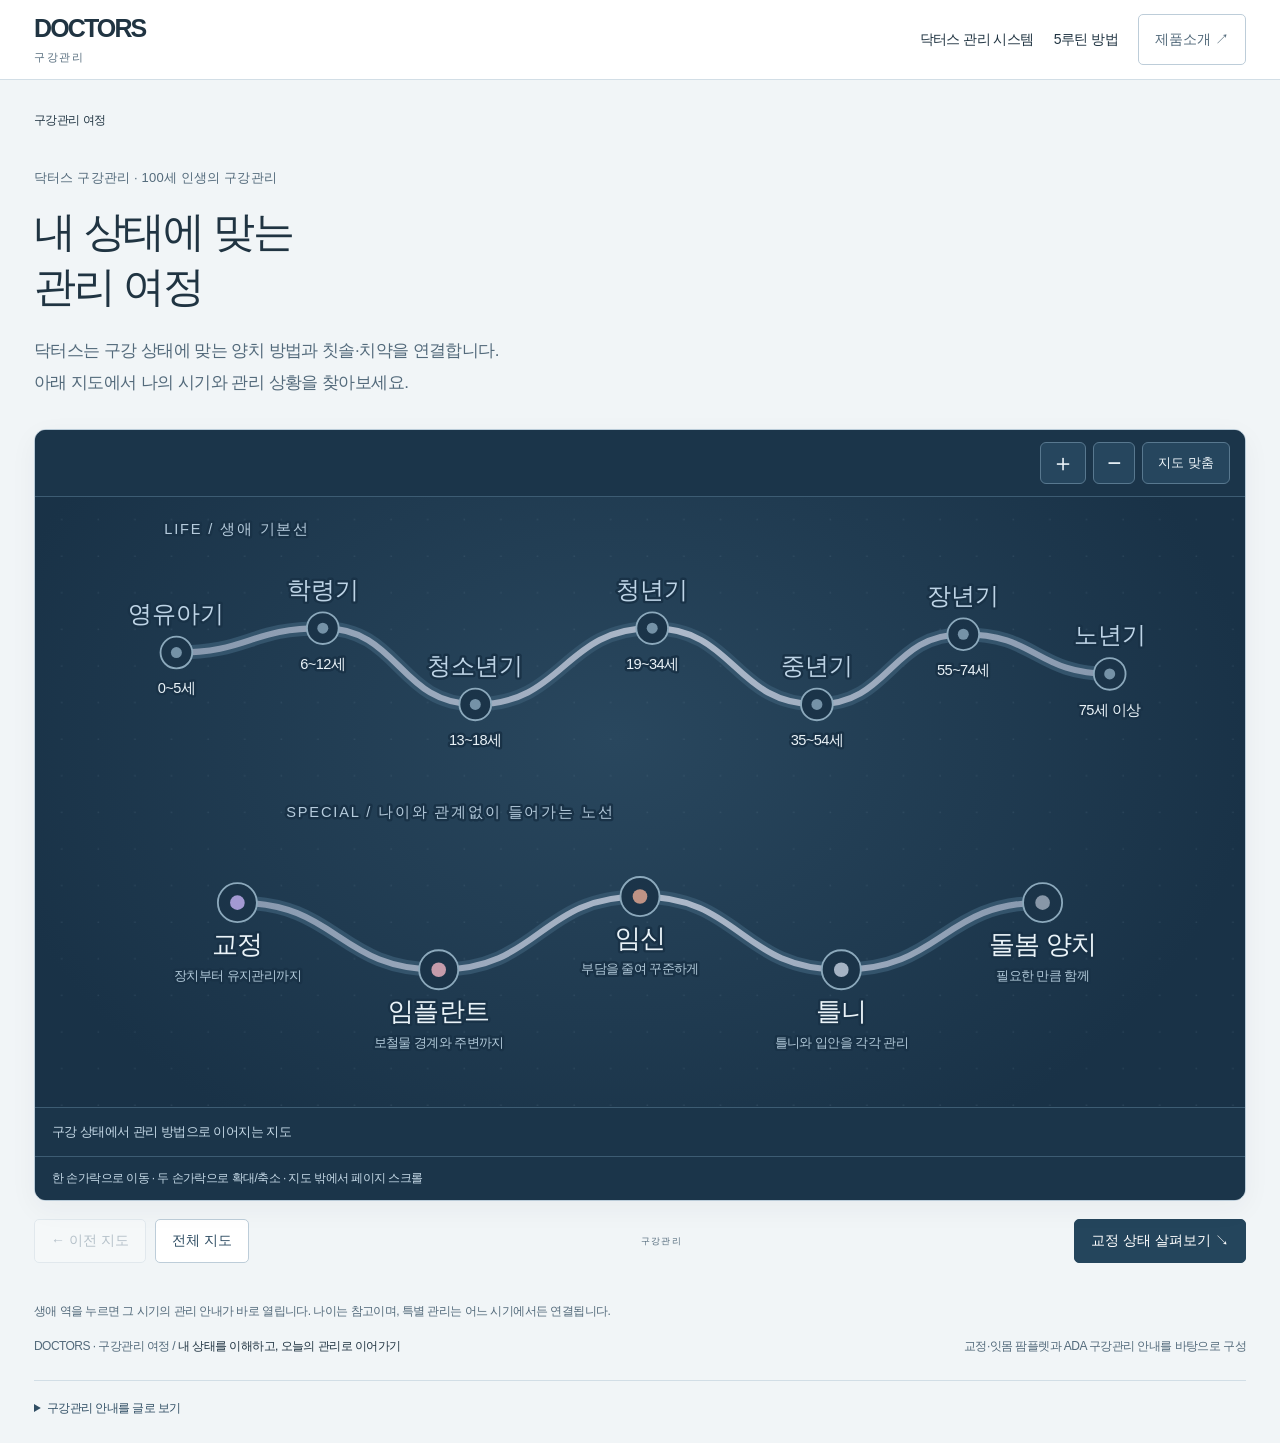
<file: oral-map.html>
<!doctype html><html lang="ko"><head><meta charset="utf-8"><meta name="viewport" content="width=device-width,initial-scale=1"><title>닥터스 구강관리</title><meta http-equiv="refresh" content="0;url=index.html#map"></head><body><a href="index.html#map">닥터스 구강관리으로 이동</a></body></html>
</file>
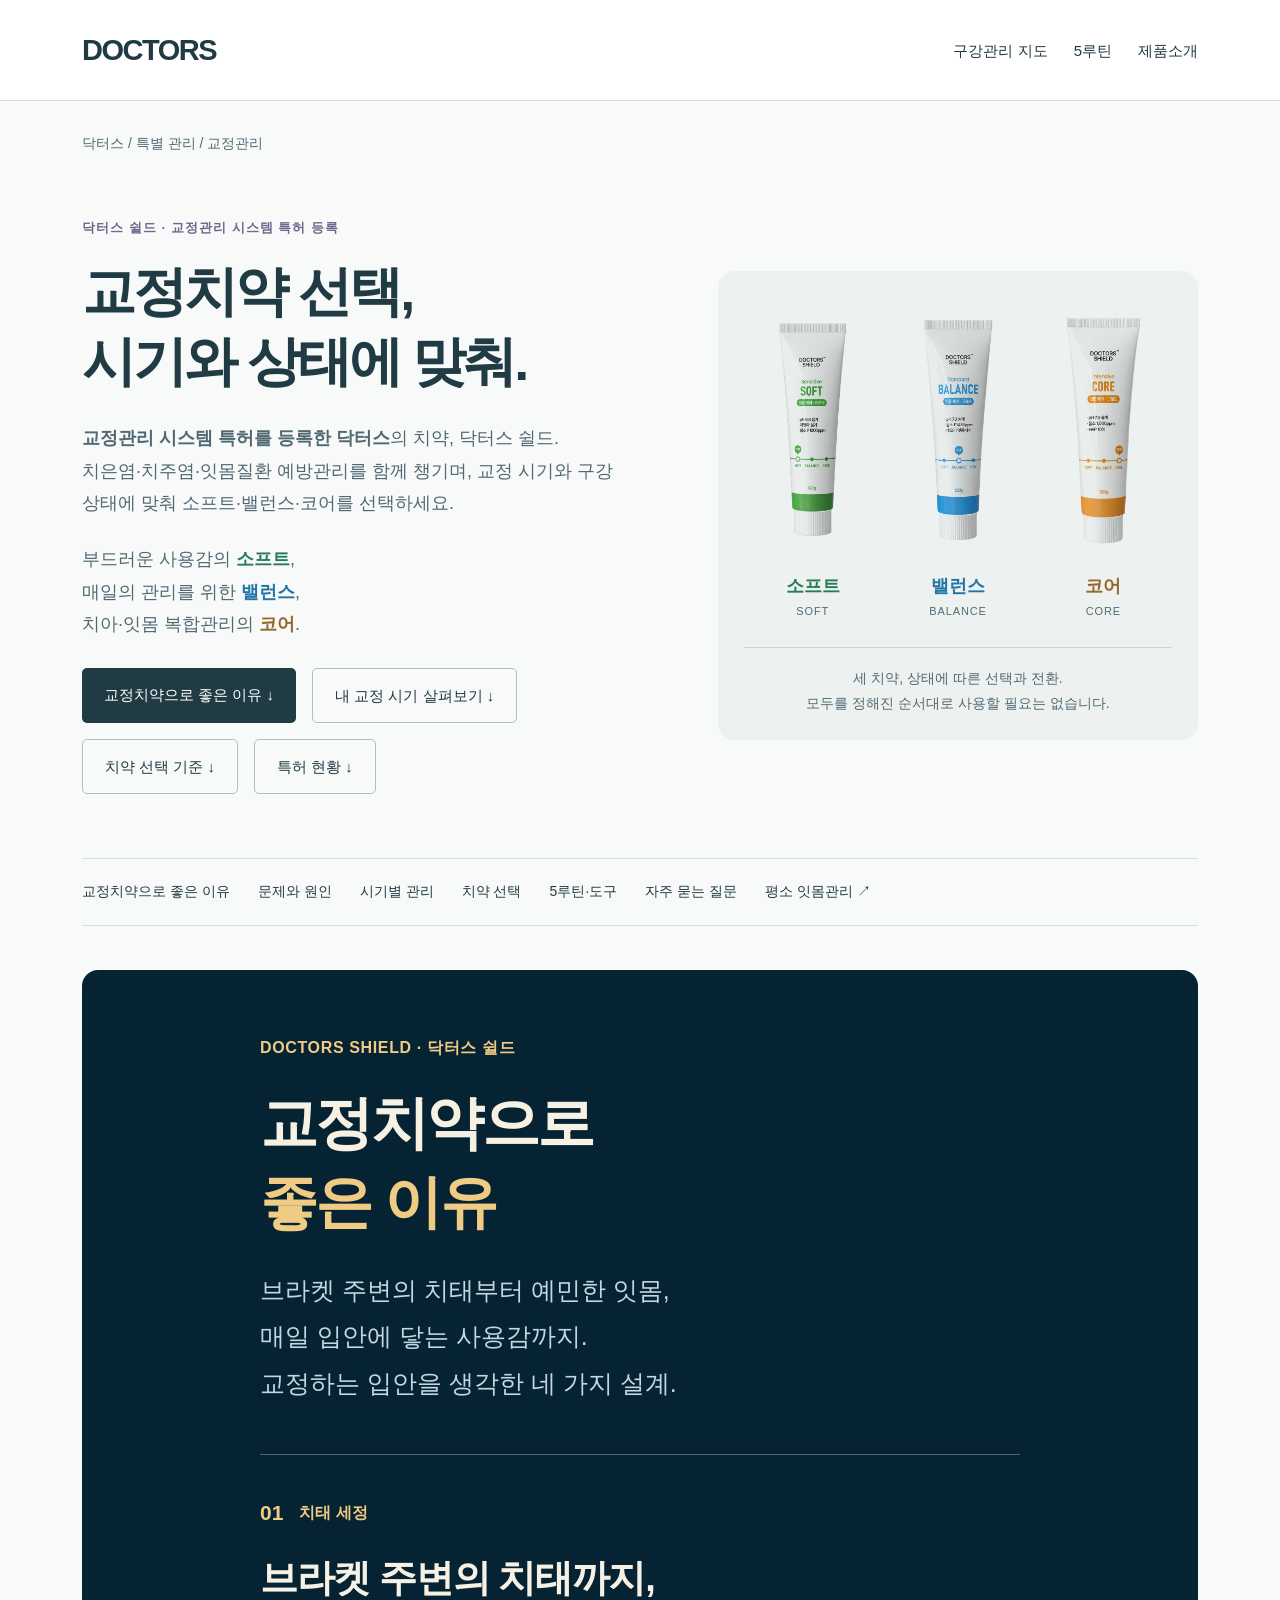
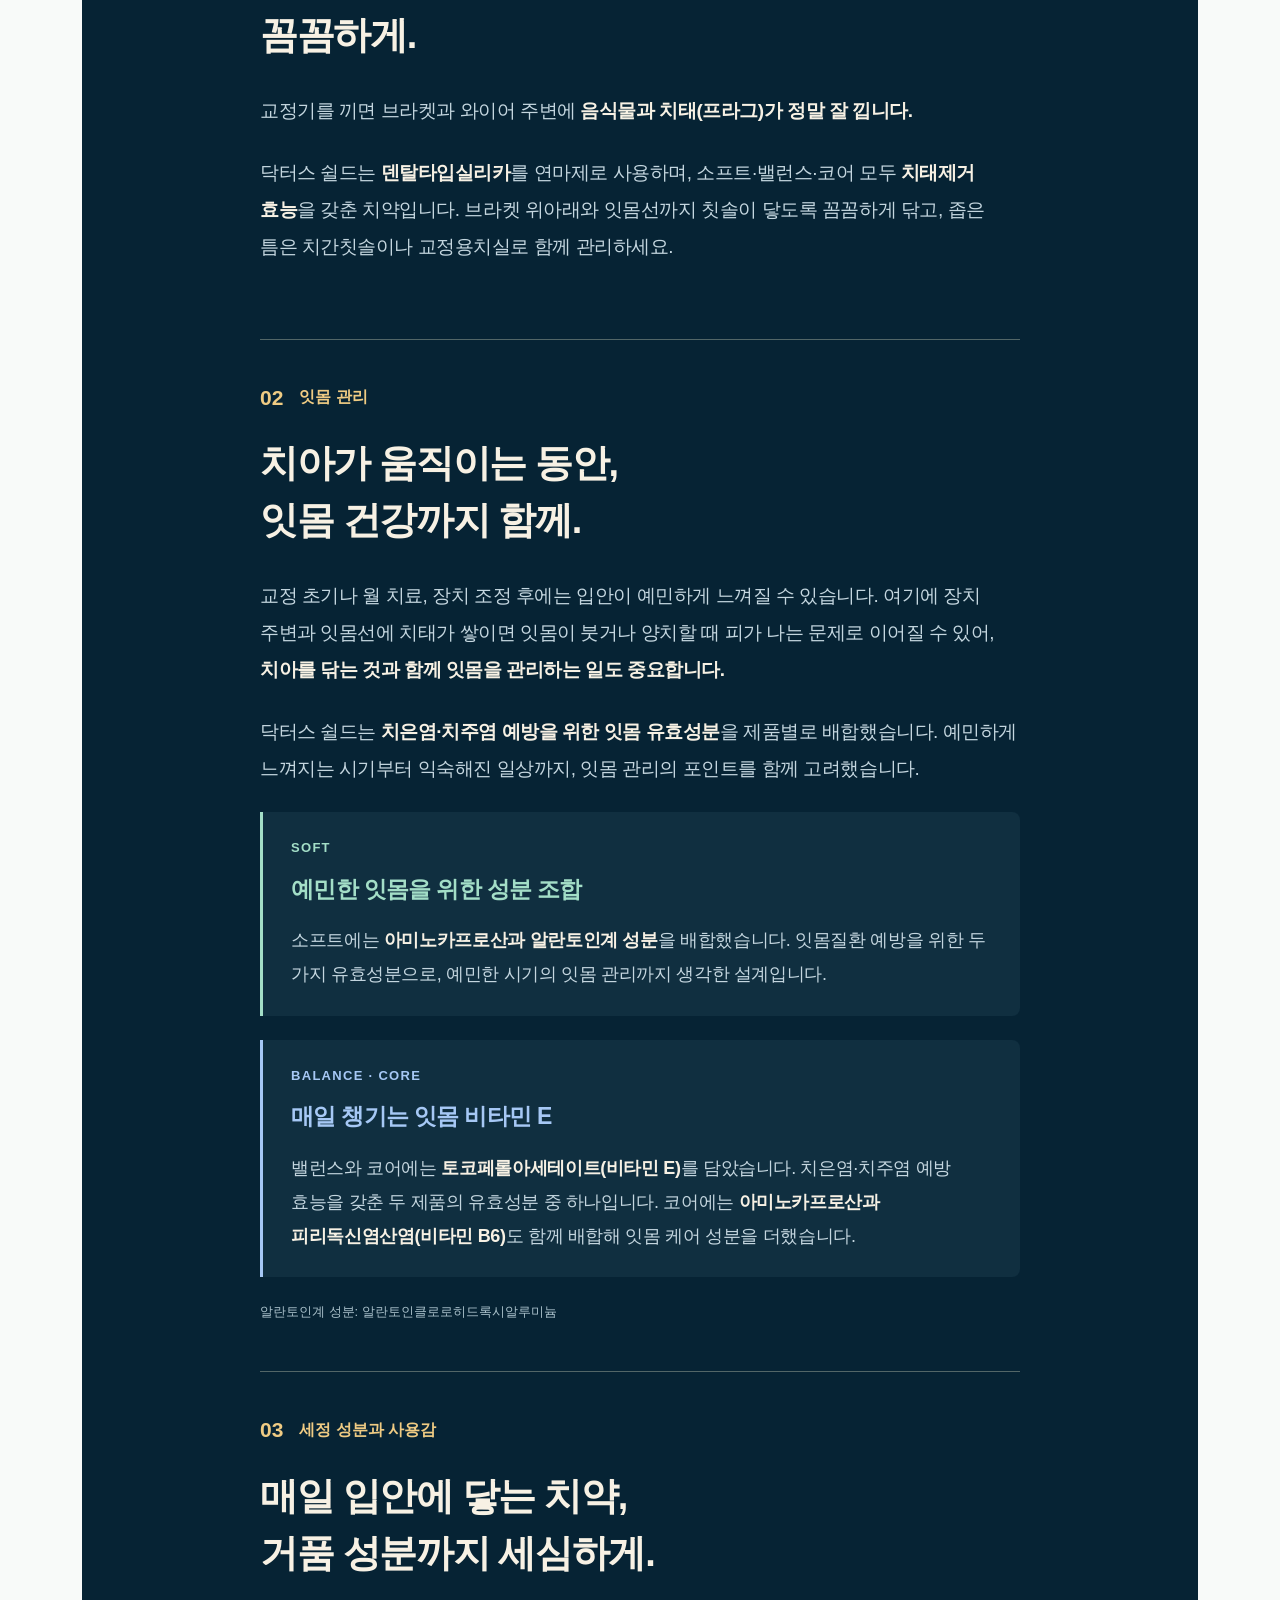
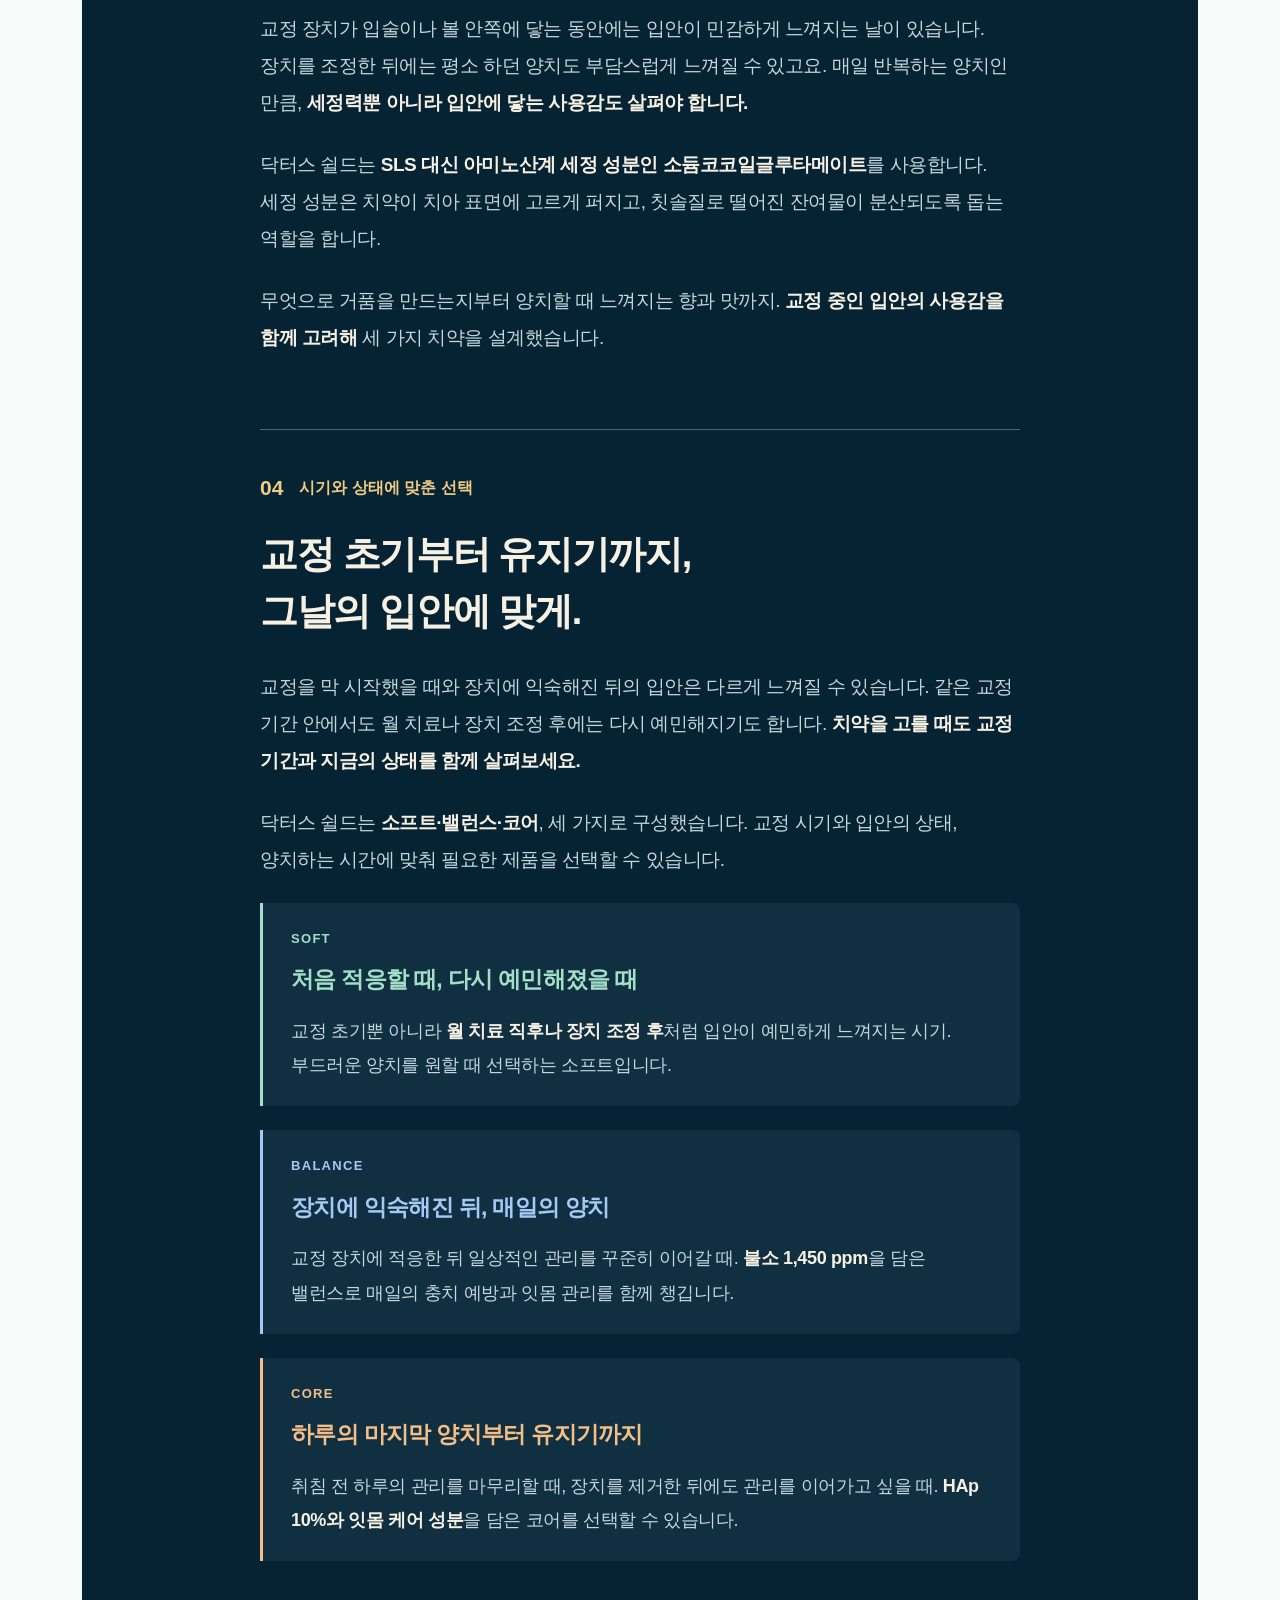
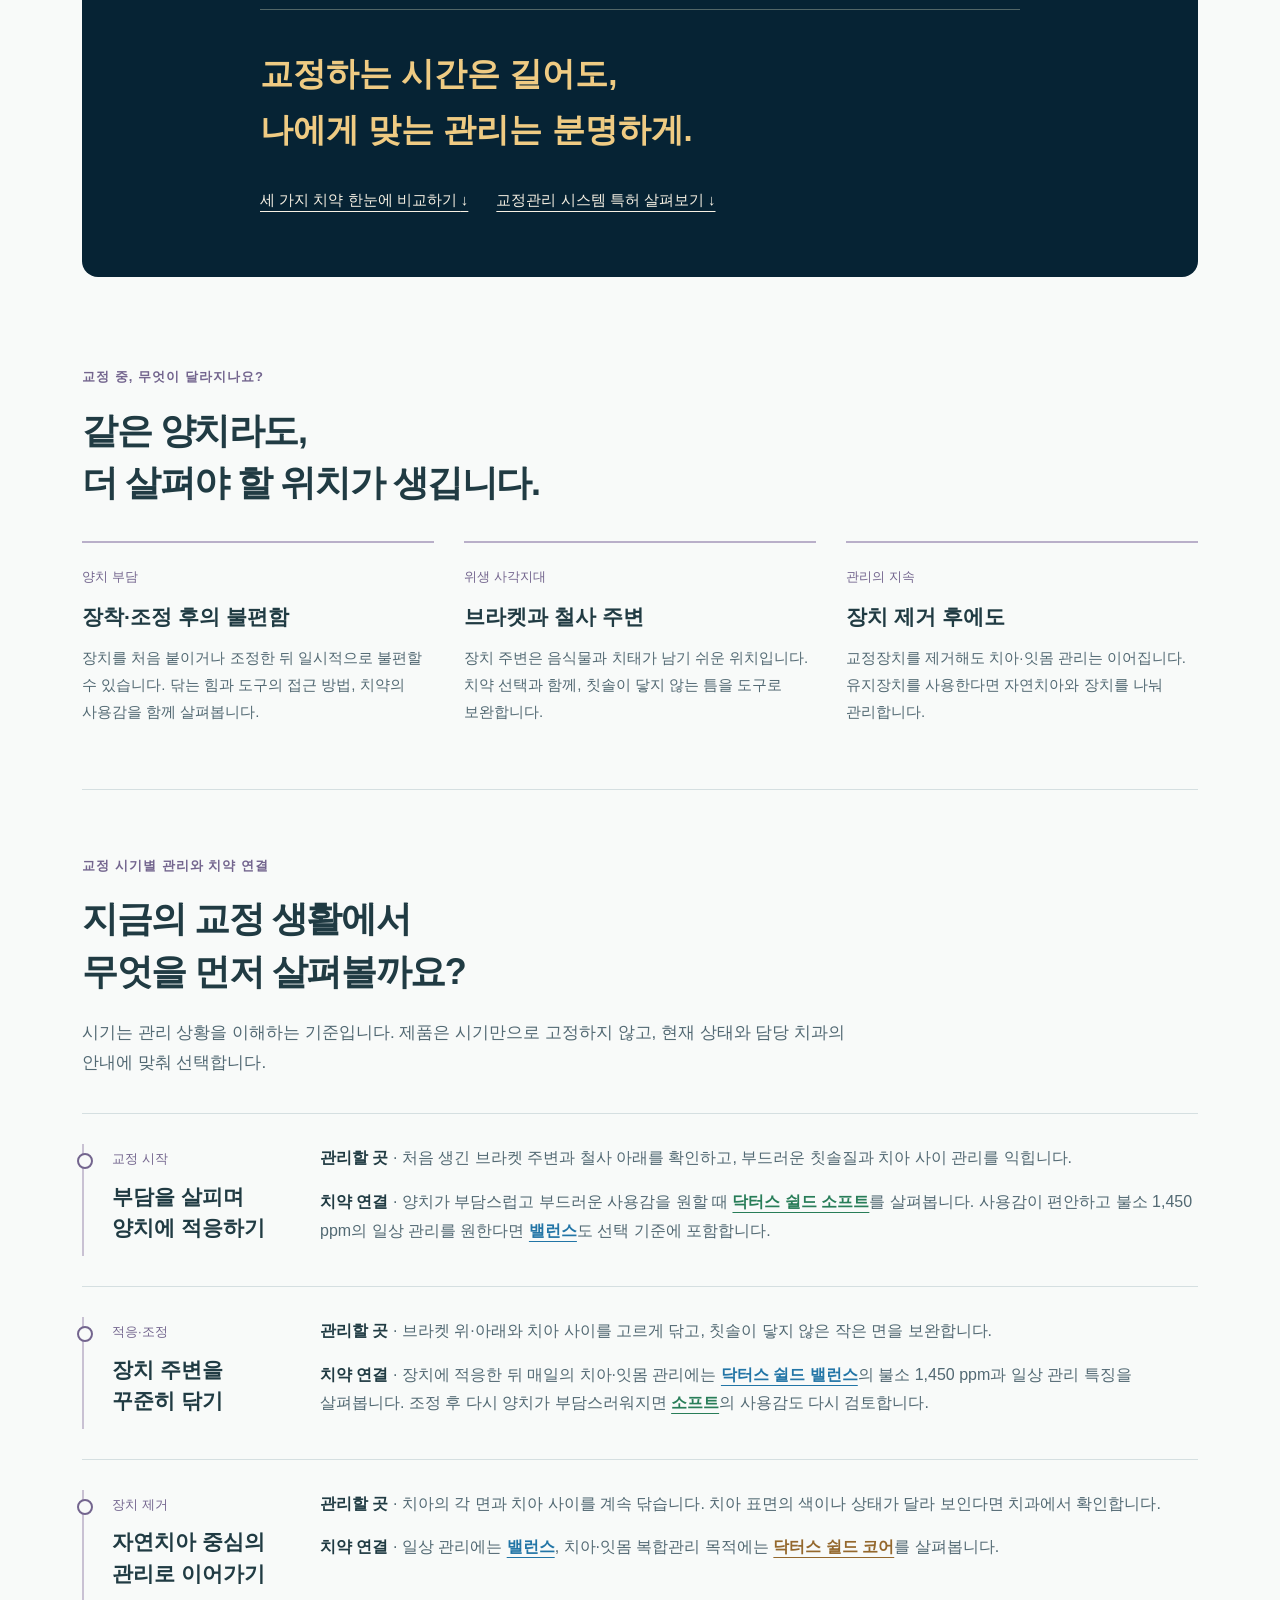
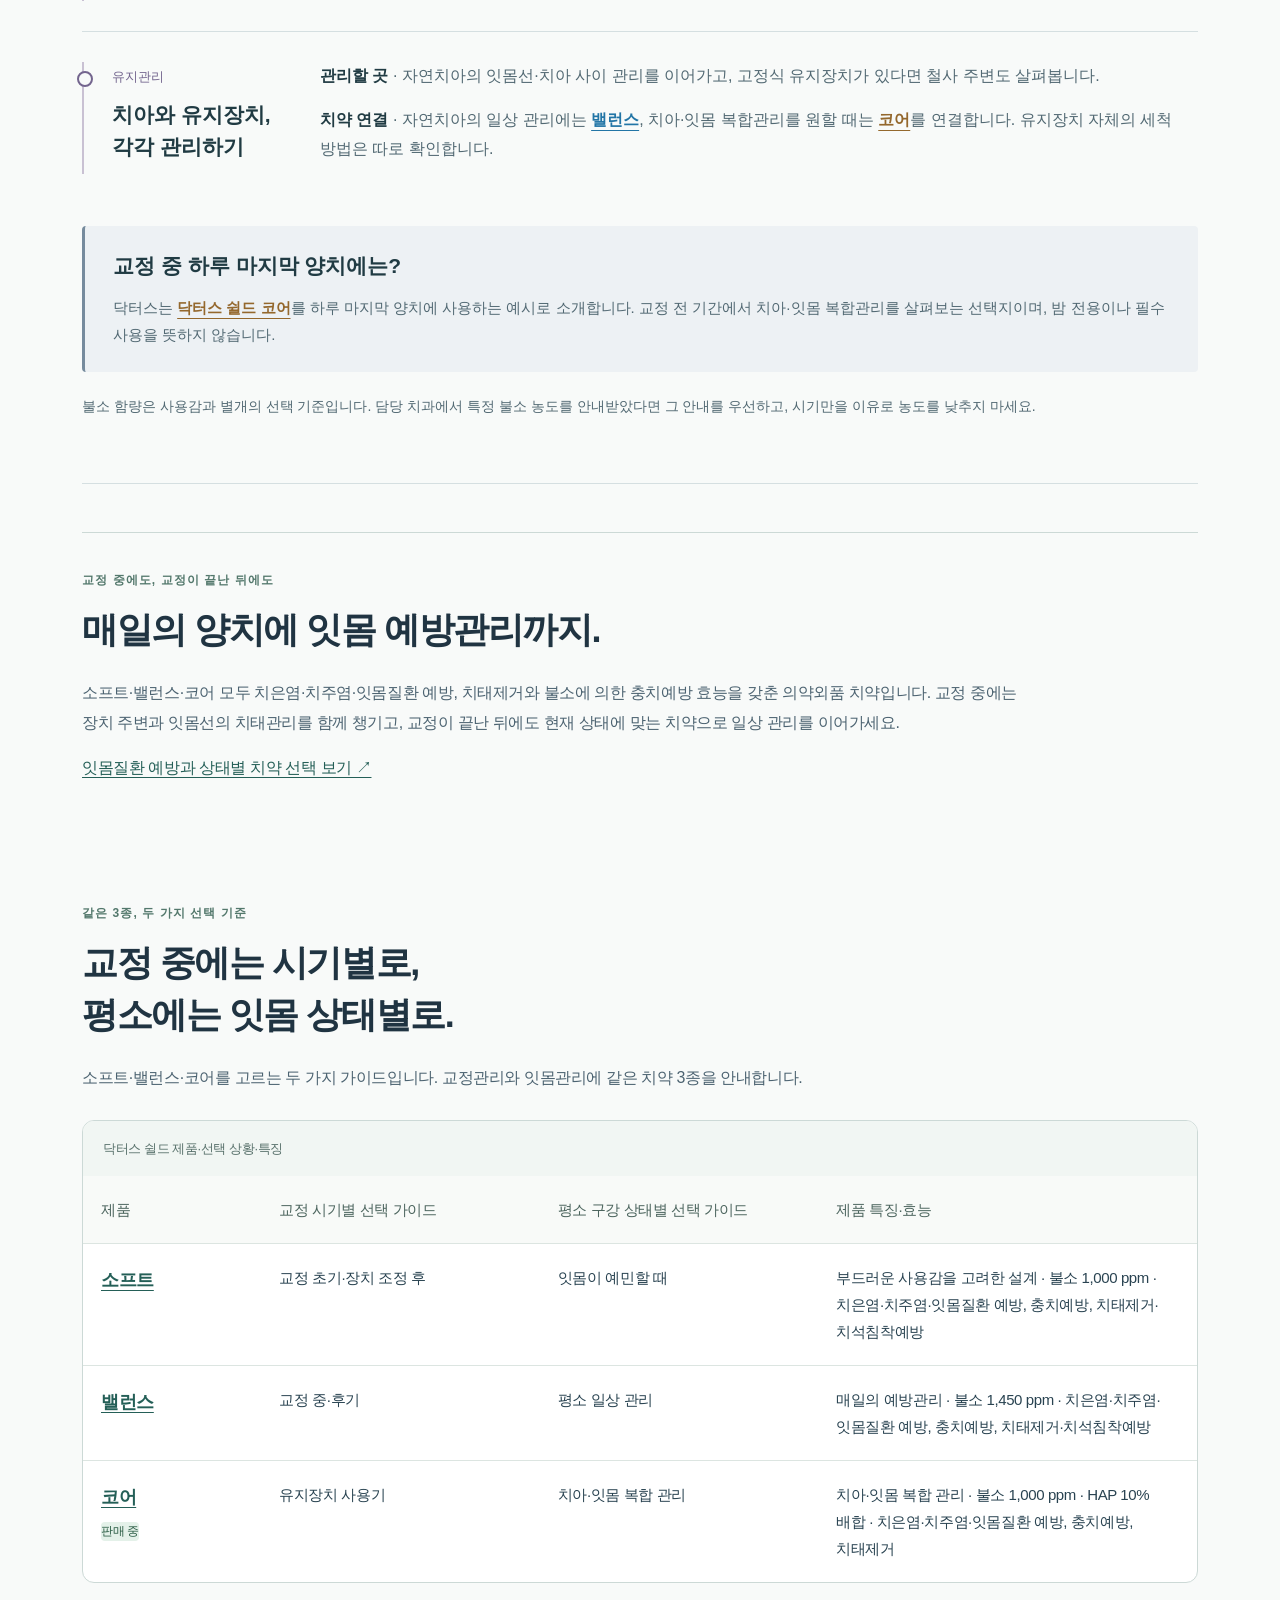
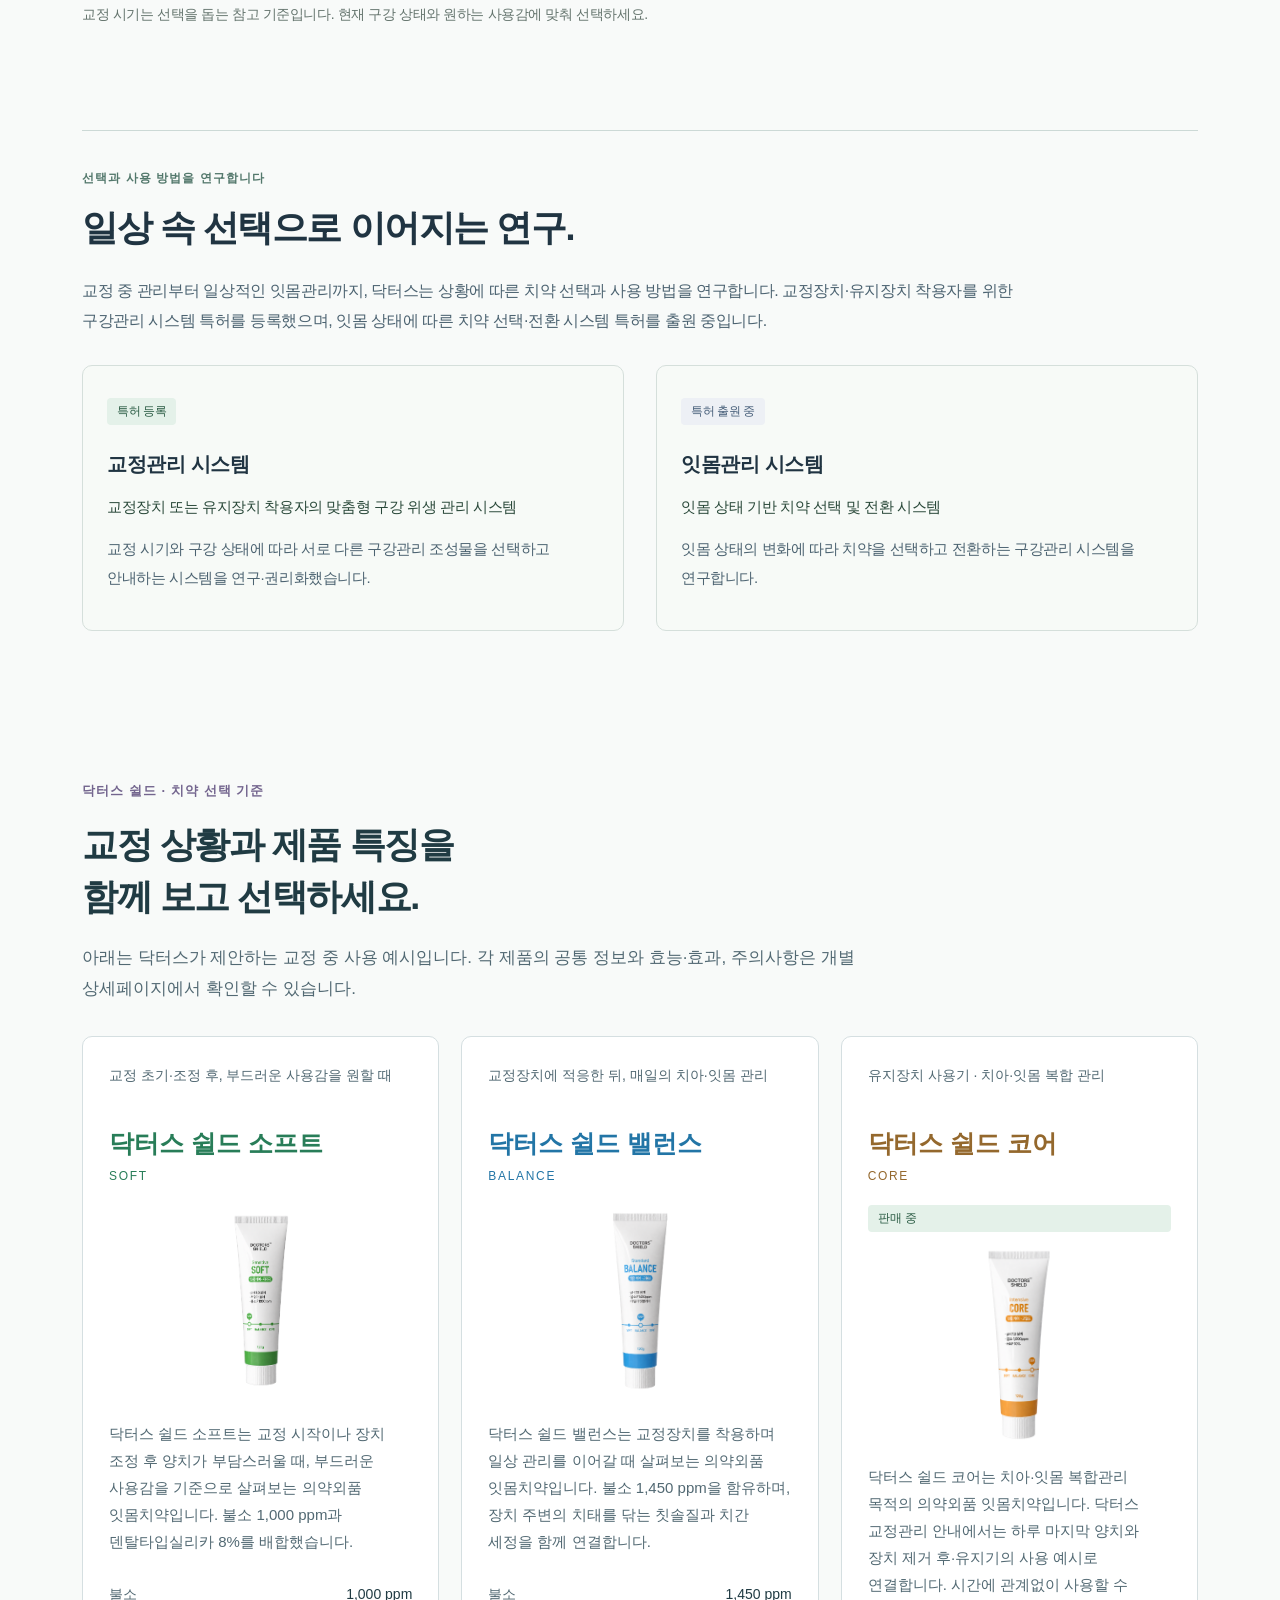
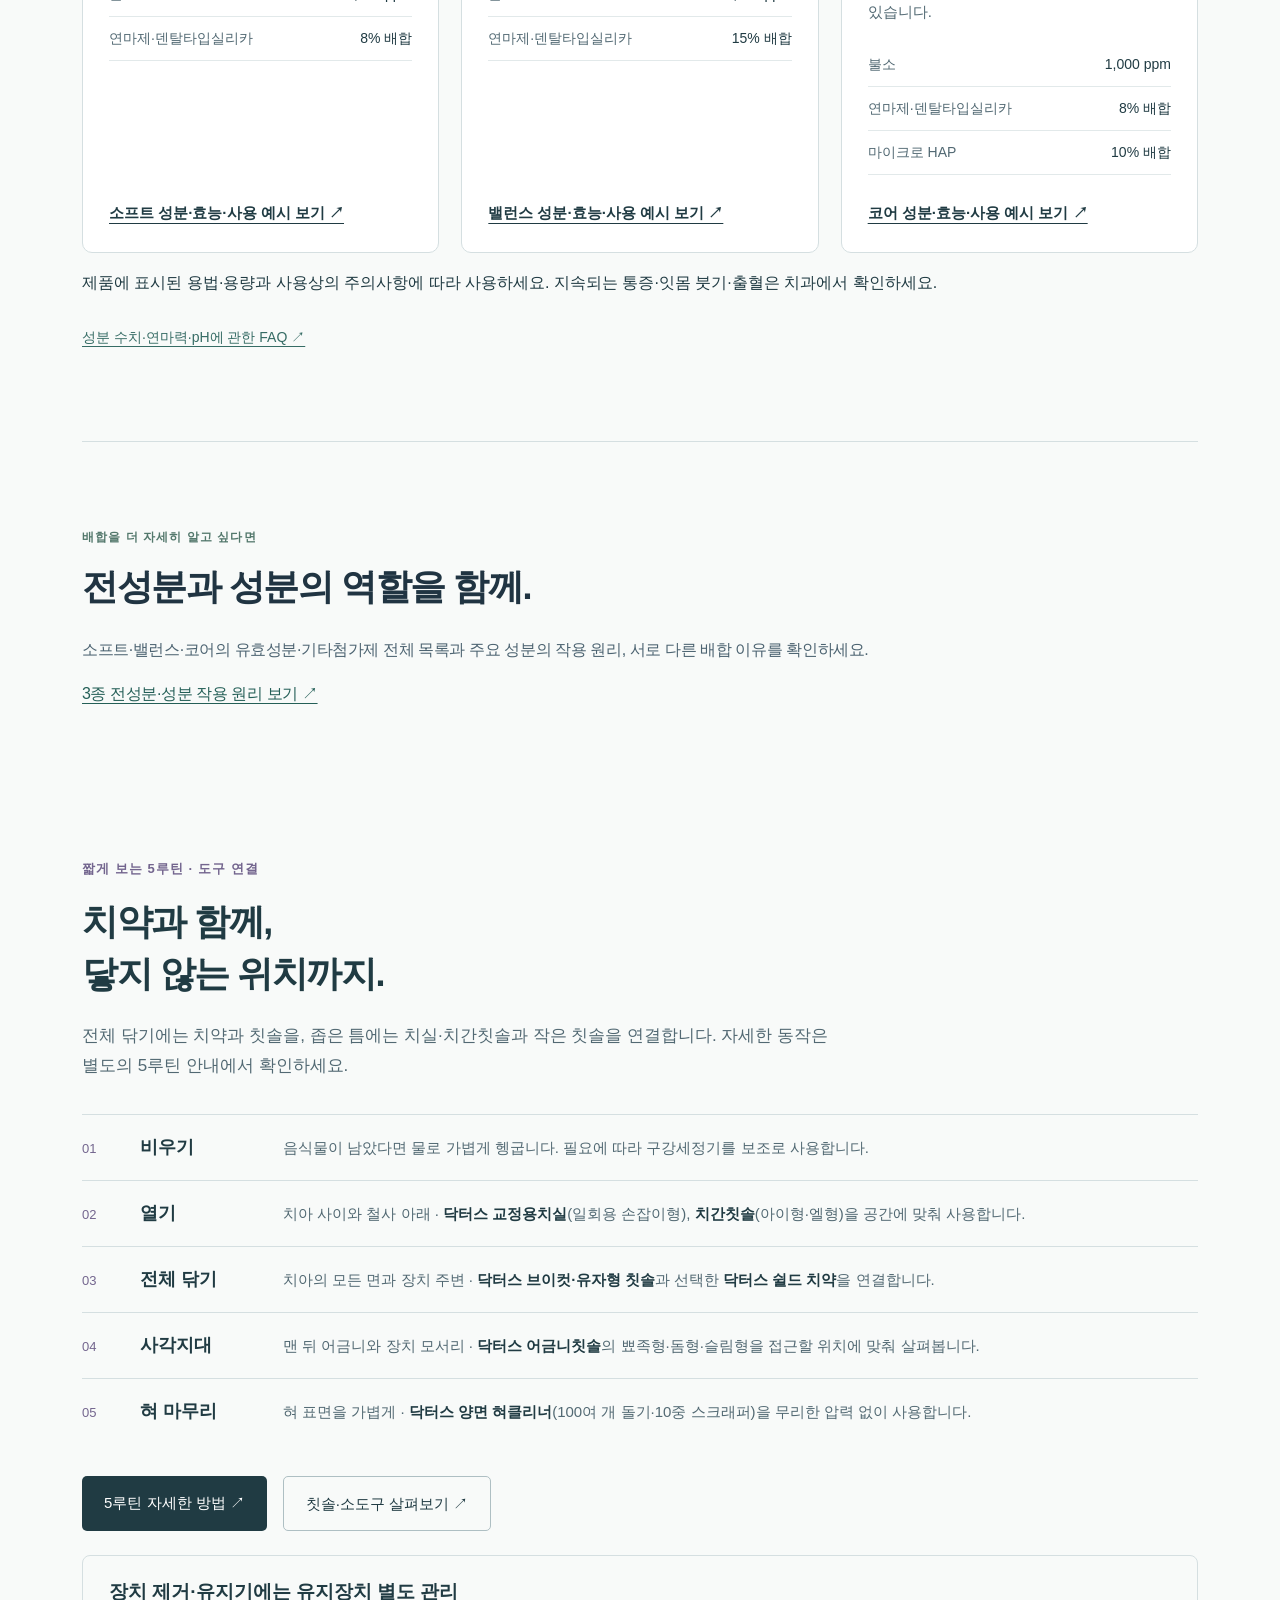
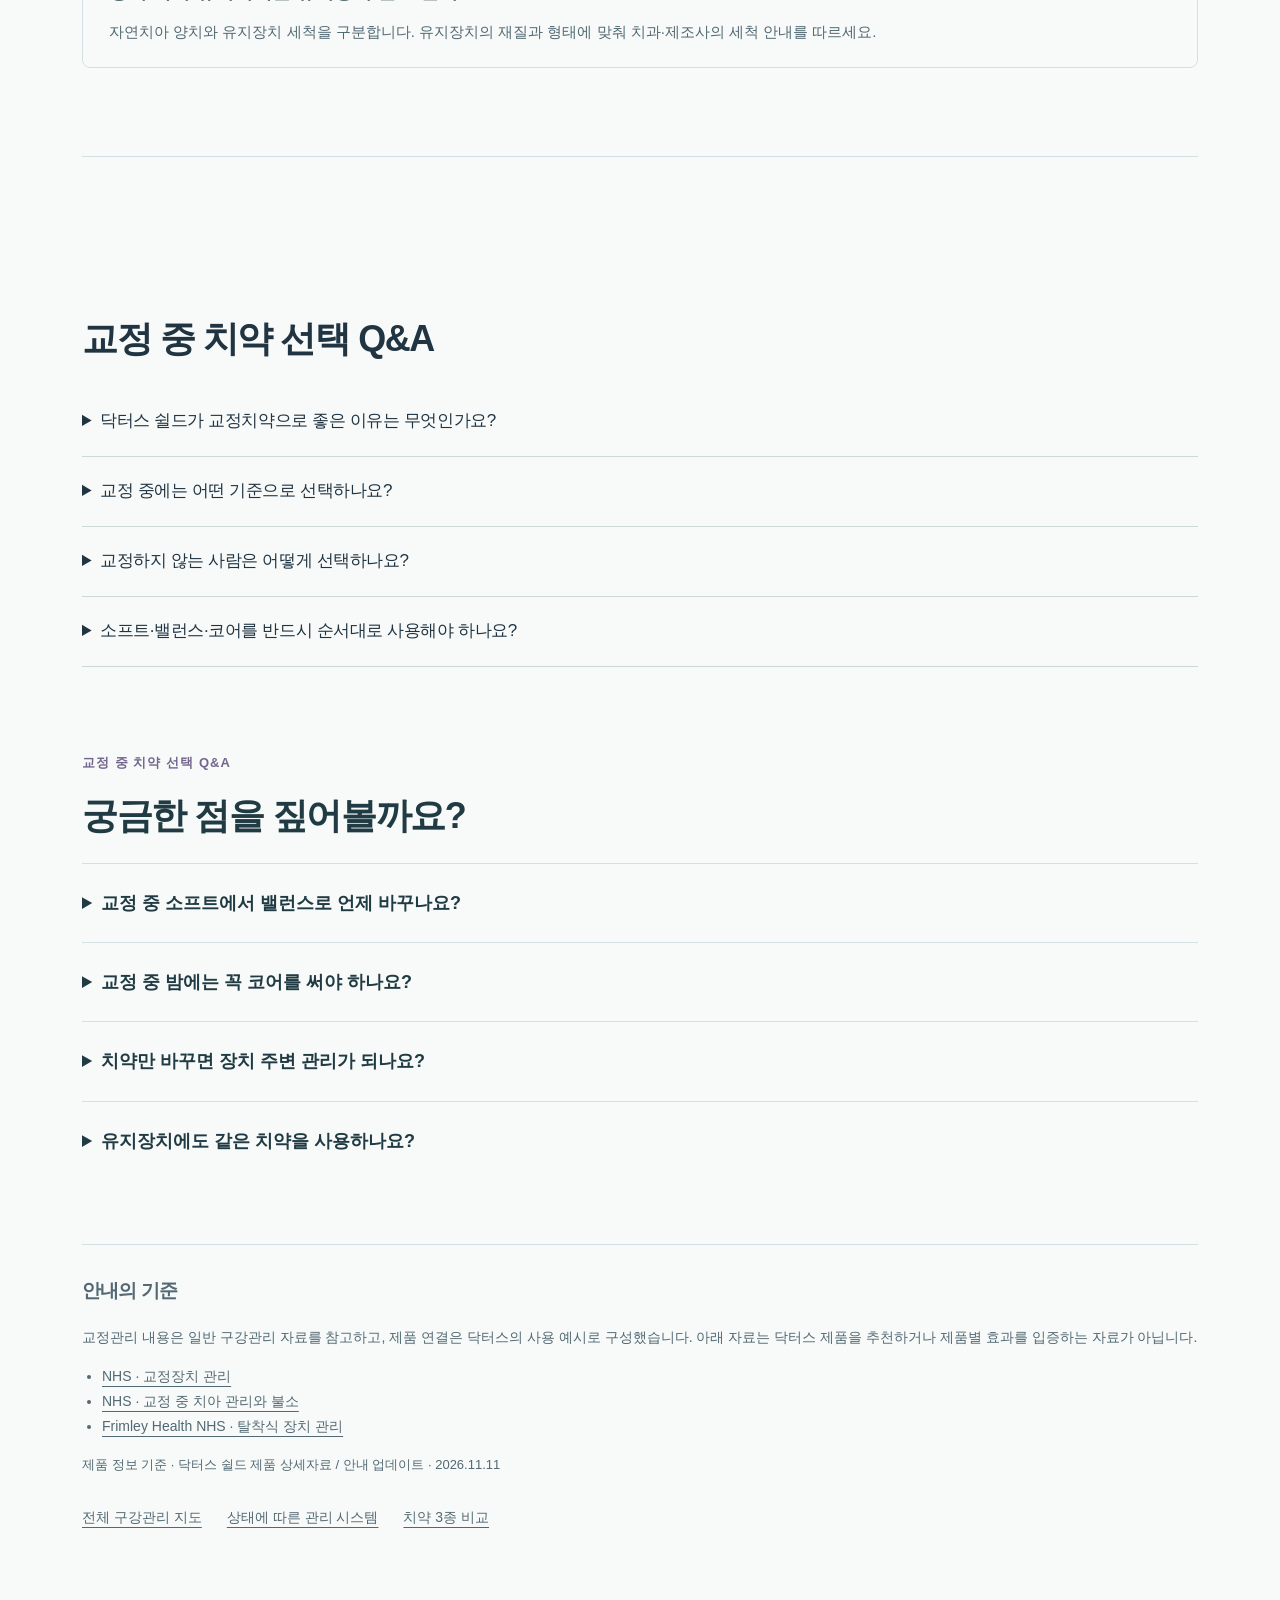
<file: ortho.html>
<!doctype html>
<html lang="ko"><head><meta charset="utf-8"><meta name="viewport" content="width=device-width,initial-scale=1"><title>교정치약 선택 가이드 | 잇몸 예방관리·교정관리 시스템 특허 등록 · 닥터스</title><meta name="description" content="교정관리 시스템 특허를 등록한 닥터스의 닥터스 쉴드 치약. 치태 세정·잇몸 관리·세정 성분과 사용감·시기별 선택, 교정치약으로 좋은 네 가지 이유와 소프트·밸런스·코어 선택 가이드를 확인하세요."><meta name="robots" content="index,follow"><link rel="canonical" href="__SITE_ORIGIN__/ortho.html"><meta property="og:type" content="article"><meta property="og:title" content="교정치약 선택 가이드 | 잇몸 예방관리·교정관리 시스템 특허 등록 · 닥터스"><meta property="og:description" content="교정관리 시스템 특허를 등록한 닥터스의 닥터스 쉴드 치약. 치태 세정·잇몸 관리·세정 성분과 사용감·시기별 선택, 교정치약으로 좋은 네 가지 이유와 소프트·밸런스·코어 선택 가이드를 확인하세요."><meta property="og:url" content="__SITE_ORIGIN__/ortho.html"><meta property="og:site_name" content="닥터스"><link rel="icon" href="favicon.svg"><style>
:root{--ink:#203b43;--muted:#526973;--line:#d5dfe1;--paper:#f8faf9;--route:#73658e;--soft:#287d58;--balance:#2275a6;--core:#94682d;color-scheme:light}
*{box-sizing:border-box}html{scroll-behavior:smooth;scroll-padding-top:30px}body{margin:0;background:var(--paper);color:var(--ink);font-family:-apple-system,BlinkMacSystemFont,"Apple SD Gothic Neo","Noto Sans KR","Malgun Gothic",sans-serif;line-height:1.8;word-break:keep-all;overflow-wrap:anywhere}a{color:inherit;text-underline-offset:5px}a:focus-visible,summary:focus-visible{outline:3px solid var(--route);outline-offset:5px}.skip{position:absolute;top:-90px;left:20px;background:white;padding:12px;z-index:10}.skip:focus{top:10px}.site-head{background:#fff;border-bottom:1px solid var(--line)}.head-inner{max-width:1180px;margin:auto;padding:24px 32px;display:flex;align-items:center;justify-content:space-between;gap:24px}.brand{text-decoration:none;font-size:29px;font-weight:800;letter-spacing:-1.5px}.head-nav{display:flex;gap:26px;font-size:15px}.head-nav a{text-decoration:none}main{max-width:1180px;padding:30px 32px 70px;margin:auto}.breadcrumb{font-size:14px;color:var(--muted)}.breadcrumb a{text-decoration:none}.eyebrow{font-size:13px;color:var(--route);letter-spacing:.08em;font-weight:650;margin:0 0 16px}.hero{display:grid;grid-template-columns:1.2fr 1fr;gap:60px;align-items:center;padding:60px 0 64px}.hero h1{font-size:clamp(34px,4.3vw,54px);line-height:1.3;letter-spacing:-.055em;margin:0 0 26px}.lead{font-size:18px;color:var(--muted);max-width:590px;margin:0 0 24px}.hero-links{display:flex;flex-wrap:wrap;gap:16px;margin-top:28px}.button{display:inline-block;text-decoration:none;background:var(--ink);color:#fff;padding:13px 22px;border-radius:5px;font-size:15px}.button.secondary{background:transparent;border:1px solid #aebfc3;color:var(--ink)}.hero-visual{background:#edf2f1;border-radius:16px;padding:36px 26px 24px}.tubes{display:grid;grid-template-columns:repeat(3,1fr);gap:8px;align-items:end}.tube{text-align:center;text-decoration:none;min-width:0}.tube img{display:block;object-fit:contain;width:100%;height:245px;mix-blend-mode:multiply}.tube strong{display:block;font-size:18px;margin-top:18px}.tube small{display:block;font-size:11px;letter-spacing:.08em;color:var(--muted)}.hero-visual>p{margin:25px 0 0;padding-top:18px;border-top:1px solid #c9d7d4;text-align:center;font-size:14px;color:var(--muted)}.toc{display:flex;flex-wrap:wrap;gap:12px 28px;padding:20px 0;border-top:1px solid var(--line);border-bottom:1px solid var(--line);font-size:14px}.toc a{text-decoration:none}.section{padding:64px 0;border-bottom:1px solid var(--line)}h2{font-size:clamp(26px,3.2vw,36px);line-height:1.45;letter-spacing:-.04em;margin:0 0 20px}h3{font-size:21px;line-height:1.5;margin:0 0 12px}.section-lead{color:var(--muted);max-width:780px;font-size:17px;margin:0 0 30px}.issues{display:grid;grid-template-columns:repeat(3,1fr);gap:30px;margin-top:32px}.issue{border-top:2px solid #b9afc9;padding-top:22px}.issue .label{color:var(--route);font-size:13px;margin:0 0 12px}.issue p{font-size:15px;color:var(--muted);margin:0}.phase-list{margin-top:34px}.phase{display:grid;grid-template-columns:200px 1fr;gap:38px;padding:30px 0;border-top:1px solid var(--line)}.phase-title{position:relative;padding-left:28px;border-left:2px solid #c9c1d3}.phase-title:before{content:'';position:absolute;left:-7px;top:9px;width:12px;height:12px;border:2px solid var(--route);border-radius:50%;background:var(--paper)}.phase-title small{color:var(--route);font-size:13px}.phase-title h3{margin-top:8px}.phase-copy p{margin:0 0 15px;color:var(--muted);font-size:16px}.phase-copy p:last-child{margin-bottom:0}.phase-copy strong{color:var(--ink)}.product-link{font-weight:650;white-space:normal}.soft{color:var(--soft)}.balance{color:var(--balance)}.core{color:var(--core)}.night-note{background:#edf1f4;border-left:3px solid #768b9d;border-radius:4px;padding:24px 28px;margin-top:22px}.night-note p{margin:8px 0 0;color:var(--muted);font-size:15px}.product-grid{display:grid;grid-template-columns:repeat(3,minmax(0,1fr));gap:22px;margin-top:32px}.product{background:white;border:1px solid var(--line);border-radius:10px;padding:26px;display:flex;flex-direction:column}.product h3{font-size:25px;color:var(--tone)}.product h3 small{display:block;font-size:12px;font-weight:500;letter-spacing:.14em;margin-top:4px}.product .context{font-size:14px;color:var(--muted);margin:0 0 12px;min-height:50px}.product>img{height:195px;width:100%;object-fit:contain;margin:6px 0 22px}.product p{font-size:15px;margin:0 0 18px;color:var(--muted)}.product dl{font-size:14px;margin:0 0 24px}.product dl div{display:flex;justify-content:space-between;gap:12px;border-bottom:1px solid #e2e9ea;padding:9px 0}.product dt{color:var(--muted)}.product dd{margin:0;text-align:right}.product>a{margin-top:auto;font-size:15px;font-weight:650}.note{font-size:14px;color:var(--muted);margin:22px 0 0}.note ul{padding-left:20px;margin:10px 0}.routine{list-style:none;padding:0;margin:32px 0}.routine li{display:grid;grid-template-columns:40px 125px 1fr;gap:18px;border-top:1px solid var(--line);padding:19px 0;align-items:baseline}.routine .num{font-size:13px;color:var(--route)}.routine h3{font-size:18px;margin:0}.routine p{margin:0;color:var(--muted);font-size:15px}.routine strong{color:var(--ink);font-weight:600}.retainer{padding:22px 26px;border:1px solid var(--line);border-radius:8px;margin:24px 0}.retainer h3{font-size:19px}.retainer p{margin:0;color:var(--muted);font-size:15px}.faq{padding:23px 0;border-top:1px solid var(--line)}.faq summary{font-size:18px;font-weight:650;cursor:pointer}.faq p{font-size:16px;color:var(--muted);max-width:900px;margin:17px 0 0}.footer{padding-top:32px;color:var(--muted);font-size:14px}.footer h2{font-size:19px}.footer p{margin:12px 0}.footer ul{padding-left:20px}.updated{font-size:13px}.bottom-links{display:flex;gap:25px;flex-wrap:wrap;margin-top:28px}
@media(max-width:850px){.hero{gap:30px}.tube img{height:190px}.product-grid{gap:14px}.product{padding:21px}.phase{grid-template-columns:170px 1fr;gap:24px}}
@media(max-width:650px){.head-inner{padding:19px 20px;gap:15px;flex-wrap:wrap}.brand{font-size:26px}.head-nav{gap:17px;font-size:13px}main{padding:23px 22px 50px}.hero{grid-template-columns:1fr;gap:28px;padding:36px 0}.hero h1{font-size:36px}.lead{font-size:16px}.hero-visual{padding:24px 20px 20px}.tube img{height:180px}.tube strong{font-size:17px}.hero-visual>p{font-size:13px}.hero-links{gap:10px}.button{font-size:14px;padding:12px 17px}.toc{gap:10px 20px;font-size:13px}.section{padding:43px 0}.section-lead{font-size:16px}.issues{grid-template-columns:1fr;gap:27px}.phase{grid-template-columns:1fr;gap:16px}.phase-title h3{margin:3px 0 0}.phase-title{padding-left:20px}.phase-copy p{font-size:15px}.night-note{padding:20px}.product-grid{grid-template-columns:1fr;gap:22px}.product{padding:25px}.product .context{min-height:0}.product>img{height:220px}.routine li{grid-template-columns:27px 1fr;gap:6px 12px}.routine p{grid-column:2}.routine h3{font-size:18px}.faq summary{font-size:16px}.faq p{font-size:15px}.retainer{padding:20px}.breadcrumb{font-size:13px}.note{font-size:13px}}
@media(prefers-reduced-motion:reduce){html{scroll-behavior:auto}}
</style><script type="application/ld+json">{"@context": "https://schema.org", "@type": "WebPage", "name": "교정치약 선택 가이드 | 잇몸 예방관리·교정관리 시스템 특허 등록 · 닥터스", "description": "교정관리 시스템 특허를 등록한 닥터스의 닥터스 쉴드 치약. 치태 세정·잇몸 관리·세정 성분과 사용감·시기별 선택, 교정치약으로 좋은 네 가지 이유와 소프트·밸런스·코어 선택 가이드를 확인하세요.", "url": "__SITE_ORIGIN__/ortho.html", "inLanguage": "ko-KR", "publisher": {"@type": "Organization", "name": "닥터스", "url": "__SITE_ORIGIN__/"}, "about": {"@type": "Thing", "name": "교정장치 착용자의 구강관리와 치약 선택"}}</script><link rel="stylesheet" href="brand-guide.css?v=3"><meta name="twitter:title" content="교정치약 선택 가이드 | 잇몸 예방관리·교정관리 시스템 특허 등록 · 닥터스"><meta name="twitter:description" content="교정관리 시스템 특허를 등록한 닥터스의 닥터스 쉴드 치약. 치태 세정·잇몸 관리·세정 성분과 사용감·시기별 선택, 교정치약으로 좋은 네 가지 이유와 소프트·밸런스·코어 선택 가이드를 확인하세요."><script type="application/ld+json" id="page-faq-schema">{"@context": "https://schema.org", "@type": "FAQPage", "mainEntity": [{"@type": "Question", "name": "닥터스 쉴드가 교정치약으로 좋은 이유는 무엇인가요?", "acceptedAnswer": {"@type": "Answer", "text": "닥터스 쉴드는 교정하는 입안을 생각해 치태 세정, 잇몸 관리, 세정 성분과 사용감, 시기와 상태에 맞춘 선택을 함께 고려한 3종 치약입니다. 덴탈타입실리카를 배합하고 치태제거·치은염·치주염 예방 효능을 갖췄으며, SLS 대신 아미노산계 세정 성분을 사용합니다. 교정 초기·장치 조정 후에는 소프트, 일상 관리에는 불소 1,450 ppm의 밸런스, 치아·잇몸 복합관리에는 HAp 10%를 배합한 코어를 살펴보세요."}}, {"@type": "Question", "name": "교정 중에는 어떤 기준으로 선택하나요?", "acceptedAnswer": {"@type": "Answer", "text": "닥터스 쉴드는 교정관리 시스템 특허를 등록한 닥터스(DOCTORS)의 3종 치약입니다. 교정 초기·장치 조정 후에는 소프트, 교정 중·후기에는 밸런스, 유지장치 사용기에는 코어를 참고해 선택합니다. 현재 구강 상태와 원하는 사용감에 맞춰 선택하세요."}}, {"@type": "Question", "name": "교정하지 않는 사람은 어떻게 선택하나요?", "acceptedAnswer": {"@type": "Answer", "text": "교정하지 않아도 잇몸질환 예방과 일상 구강관리를 위해 사용할 수 있습니다. 잇몸이 예민해 부드러운 사용감을 원할 때는 소프트, 잇몸·충치·치석침착 예방을 함께 챙기는 일상 관리에는 밸런스, 치아·잇몸 복합 관리에는 코어를 살펴보세요. 같은 3종 중 현재 상태와 원하는 사용감에 맞춰 선택합니다."}}, {"@type": "Question", "name": "소프트·밸런스·코어를 반드시 순서대로 사용해야 하나요?", "acceptedAnswer": {"@type": "Answer", "text": "아니요. 현재 구강 상태와 원하는 사용감에 맞는 한 가지로 시작할 수 있습니다. 상태가 달라지면 제품을 바꾸거나 서로 다른 양치 시간에 나누어 선택할 수 있습니다."}}, {"@type": "Question", "name": "교정 중 소프트에서 밸런스로 언제 바꾸나요?", "acceptedAnswer": {"@type": "Answer", "text": "정해진 개월 수보다 현재의 양치 부담과 사용감을 기준으로 판단합니다. 장치에 적응하고 일상 관리를 이어갈 때 닥터스 쉴드 밸런스의 불소 1,450 ppm과 제품 특징을 살펴볼 수 있습니다. 조정 후 다시 부드러운 사용감을 원하면 소프트를 다시 검토할 수 있으며, 치과에서 지정한 치약·불소 농도가 있다면 그 안내를 따릅니다."}}, {"@type": "Question", "name": "교정 중 밤에는 꼭 코어를 써야 하나요?", "acceptedAnswer": {"@type": "Answer", "text": "꼭 그렇지는 않습니다. 닥터스 쉴드 코어를 하루 마지막 양치에 연결하는 것은 닥터스의 사용 예시입니다. 코어는 시간에 관계없이 사용할 수 있는 치아·잇몸 복합관리 잇몸치약이며, 밤에만 효과가 있거나 교정 중 반드시 필요한 제품이라는 뜻은 아닙니다."}}, {"@type": "Question", "name": "치약만 바꾸면 장치 주변 관리가 되나요?", "acceptedAnswer": {"@type": "Answer", "text": "치약과 함께 브라켓 주변·철사 아래·치아 사이를 실제로 닦는 과정이 필요합니다. 전체 닦기에는 브이컷 또는 유자형 칫솔을, 놓친 위치에는 공간에 맞는 치간칫솔·교정용치실·어금니칫솔 등을 연결합니다. 도구가 들어가지 않는 곳에 억지로 밀어 넣지 말고 사용 방법을 치과에서 확인하세요."}}, {"@type": "Question", "name": "유지장치에도 같은 치약을 사용하나요?", "acceptedAnswer": {"@type": "Answer", "text": "자연치아 양치와 유지장치 세척은 구분합니다. 유지장치는 재질·형태에 따라 적절한 세척 방법이 다르므로 담당 치과와 장치 제조사의 안내를 따릅니다. 치아에 사용하는 치약을 유지장치에도 그대로 적용하지 않습니다."}}]}</script><link rel="stylesheet" href="ortho-reasons.css?v=1"></head>
<body><a class="skip" href="#content">본문으로 이동</a><header class="site-head"><div class="head-inner"><a class="brand" href="index.html">DOCTORS</a><nav class="head-nav" aria-label="주요 메뉴"><a href="index.html#map">구강관리 지도</a><a href="routine.html">5루틴</a><a href="toothpaste.html">제품소개</a></nav></div></header>
<main id="content"><nav class="breadcrumb" aria-label="현재 위치"><a href="index.html">닥터스</a> / <a href="index.html#map">특별 관리</a> / <span aria-current="page">교정관리</span></nav>
<section class="hero"><div><p class="eyebrow">닥터스 쉴드 · 교정관리 시스템 특허 등록</p><h1>교정치약 선택,<br>시기와 상태에 맞춰.</h1><p class="lead"><strong>교정관리 시스템 특허를 등록한 닥터스</strong>의 치약, 닥터스 쉴드.<br>치은염·치주염·잇몸질환 예방관리를 함께 챙기며, 교정 시기와 구강 상태에 맞춰 소프트·밸런스·코어를 선택하세요.</p><p class="lead">부드러운 사용감의 <strong class="soft">소프트</strong>,<br>매일의 관리를 위한 <strong class="balance">밸런스</strong>,<br>치아·잇몸 복합관리의 <strong class="core">코어</strong>.</p><div class="hero-links"><a class="button" href="#reasons">교정치약으로 좋은 이유 ↓</a><a class="button secondary" href="#stages">내 교정 시기 살펴보기 ↓</a><a class="button secondary" href="#toothpaste">치약 선택 기준 ↓</a><a class="button secondary" href="#research">특허 현황 ↓</a></div></div><div class="hero-visual"><div class="tubes"><a class="tube" href="soft.html"><img src="asset-fa0ed09fb58ac3cc.png" alt="닥터스 쉴드 소프트 치약" width="300" height="550"><strong class="soft">소프트</strong><small>SOFT</small></a><a class="tube" href="balance.html"><img src="asset-33bb845bdcbf09d2.png" alt="닥터스 쉴드 밸런스 치약" width="300" height="550"><strong class="balance">밸런스</strong><small>BALANCE</small></a><a class="tube" href="core.html"><img src="asset-de44ab77b81b616f.png" alt="닥터스 쉴드 코어 치약" width="300" height="550"><strong class="core">코어</strong><small>CORE</small></a></div><p>세 치약, 상태에 따른 선택과 전환.<br>모두를 정해진 순서대로 사용할 필요는 없습니다.</p></div></section>
<nav class="toc" aria-label="페이지 목차"><a href="#reasons">교정치약으로 좋은 이유</a><a href="#why">문제와 원인</a><a href="#stages">시기별 관리</a><a href="#toothpaste">치약 선택</a><a href="#tools">5루틴·도구</a><a href="#faq">자주 묻는 질문</a><a href="gum.html">평소 잇몸관리 ↗</a></nav>
<section class="ortho-reasons" id="reasons" aria-labelledby="ortho-reasons-title"><header class="intro"><p class="brand">DOCTORS SHIELD · 닥터스 쉴드</p><h2 id="ortho-reasons-title">교정치약으로<br><span>좋은 이유</span></h2><p class="lead">브라켓 주변의 치태부터 예민한 잇몸,<br>매일 입안에 닿는 사용감까지.<br>교정하는 입안을 생각한 네 가지 설계.</p></header><section class="reason" aria-labelledby="reason-01"><p class="eyebrow"><span class="number">01</span>치태 세정</p><h3 id="reason-01">브라켓 주변의 치태까지,<br>꼼꼼하게.</h3><p>교정기를 끼면 브라켓과 와이어 주변에 <strong>음식물과 치태(프라그)가 정말 잘 낍니다.</strong></p><p>닥터스 쉴드는 <strong>덴탈타입실리카</strong>를 연마제로 사용하며, 소프트·밸런스·코어 모두 <strong>치태제거 효능</strong>을 갖춘 치약입니다. 브라켓 위아래와 잇몸선까지 칫솔이 닿도록 꼼꼼하게 닦고, 좁은 틈은 치간칫솔이나 교정용치실로 함께 관리하세요.</p></section><section class="reason" aria-labelledby="reason-02"><p class="eyebrow"><span class="number">02</span>잇몸 관리</p><h3 id="reason-02">치아가 움직이는 동안,<br>잇몸 건강까지 함께.</h3><p>교정 초기나 월 치료, 장치 조정 후에는 입안이 예민하게 느껴질 수 있습니다. 여기에 장치 주변과 잇몸선에 치태가 쌓이면 잇몸이 붓거나 양치할 때 피가 나는 문제로 이어질 수 있어, <strong>치아를 닦는 것과 함께 잇몸을 관리하는 일도 중요합니다.</strong></p><p>닥터스 쉴드는 <strong>치은염·치주염 예방을 위한 잇몸 유효성분</strong>을 제품별로 배합했습니다. 예민하게 느껴지는 시기부터 익숙해진 일상까지, 잇몸 관리의 포인트를 함께 고려했습니다.</p><div class="detail mint"><p class="product">SOFT</p><h4>예민한 잇몸을 위한 성분 조합</h4><p>소프트에는 <strong>아미노카프로산과 알란토인계 성분</strong>을 배합했습니다. 잇몸질환 예방을 위한 두 가지 유효성분으로, 예민한 시기의 잇몸 관리까지 생각한 설계입니다.</p></div><div class="detail blue"><p class="product">BALANCE · CORE</p><h4>매일 챙기는 잇몸 비타민 E</h4><p>밸런스와 코어에는 <strong>토코페롤아세테이트(비타민 E)</strong>를 담았습니다. 치은염·치주염 예방 효능을 갖춘 두 제품의 유효성분 중 하나입니다. 코어에는 <strong>아미노카프로산과 피리독신염산염(비타민 B6)</strong>도 함께 배합해 잇몸 케어 성분을 더했습니다.</p></div><p class="note">알란토인계 성분: 알란토인클로로히드록시알루미늄</p></section><section class="reason" aria-labelledby="reason-03"><p class="eyebrow"><span class="number">03</span>세정 성분과 사용감</p><h3 id="reason-03">매일 입안에 닿는 치약,<br>거품 성분까지 세심하게.</h3><p>교정 장치가 입술이나 볼 안쪽에 닿는 동안에는 입안이 민감하게 느껴지는 날이 있습니다. 장치를 조정한 뒤에는 평소 하던 양치도 부담스럽게 느껴질 수 있고요. 매일 반복하는 양치인 만큼, <strong>세정력뿐 아니라 입안에 닿는 사용감도 살펴야 합니다.</strong></p><p>닥터스 쉴드는 <strong>SLS 대신 아미노산계 세정 성분인 소듐코코일글루타메이트</strong>를 사용합니다. 세정 성분은 치약이 치아 표면에 고르게 퍼지고, 칫솔질로 떨어진 잔여물이 분산되도록 돕는 역할을 합니다.</p><p>무엇으로 거품을 만드는지부터 양치할 때 느껴지는 향과 맛까지. <strong>교정 중인 입안의 사용감을 함께 고려해</strong> 세 가지 치약을 설계했습니다.</p></section><section class="reason" aria-labelledby="reason-04"><p class="eyebrow"><span class="number">04</span>시기와 상태에 맞춘 선택</p><h3 id="reason-04">교정 초기부터 유지기까지,<br>그날의 입안에 맞게.</h3><p>교정을 막 시작했을 때와 장치에 익숙해진 뒤의 입안은 다르게 느껴질 수 있습니다. 같은 교정 기간 안에서도 월 치료나 장치 조정 후에는 다시 예민해지기도 합니다. <strong>치약을 고를 때도 교정 기간과 지금의 상태를 함께 살펴보세요.</strong></p><p>닥터스 쉴드는 <strong>소프트·밸런스·코어</strong>, 세 가지로 구성했습니다. 교정 시기와 입안의 상태, 양치하는 시간에 맞춰 필요한 제품을 선택할 수 있습니다.</p><div class="detail mint"><p class="product">SOFT</p><h4>처음 적응할 때, 다시 예민해졌을 때</h4><p>교정 초기뿐 아니라 <strong>월 치료 직후나 장치 조정 후</strong>처럼 입안이 예민하게 느껴지는 시기. 부드러운 양치를 원할 때 선택하는 소프트입니다.</p></div><div class="detail blue"><p class="product">BALANCE</p><h4>장치에 익숙해진 뒤, 매일의 양치</h4><p>교정 장치에 적응한 뒤 일상적인 관리를 꾸준히 이어갈 때. <strong>불소 1,450 ppm</strong>을 담은 밸런스로 매일의 충치 예방과 잇몸 관리를 함께 챙깁니다.</p></div><div class="detail apricot"><p class="product">CORE</p><h4>하루의 마지막 양치부터 유지기까지</h4><p>취침 전 하루의 관리를 마무리할 때, 장치를 제거한 뒤에도 관리를 이어가고 싶을 때. <strong>HAp 10%와 잇몸 케어 성분</strong>을 담은 코어를 선택할 수 있습니다.</p></div></section><p class="closing">교정하는 시간은 길어도,<br>나에게 맞는 관리는 분명하게.</p><div class="or-actions"><a href="#selection-guide">세 가지 치약 한눈에 비교하기 <span aria-hidden="true">↓</span></a><a href="#research">교정관리 시스템 특허 살펴보기 <span aria-hidden="true">↓</span></a></div></section>
<section class="section" id="why"><p class="eyebrow">교정 중, 무엇이 달라지나요?</p><h2>같은 양치라도,<br>더 살펴야 할 위치가 생깁니다.</h2><div class="issues"><article class="issue"><p class="label">양치 부담</p><h3>장착·조정 후의 불편함</h3><p>장치를 처음 붙이거나 조정한 뒤 일시적으로 불편할 수 있습니다. 닦는 힘과 도구의 접근 방법, 치약의 사용감을 함께 살펴봅니다.</p></article><article class="issue"><p class="label">위생 사각지대</p><h3>브라켓과 철사 주변</h3><p>장치 주변은 음식물과 치태가 남기 쉬운 위치입니다. 치약 선택과 함께, 칫솔이 닿지 않는 틈을 도구로 보완합니다.</p></article><article class="issue"><p class="label">관리의 지속</p><h3>장치 제거 후에도</h3><p>교정장치를 제거해도 치아·잇몸 관리는 이어집니다. 유지장치를 사용한다면 자연치아와 장치를 나눠 관리합니다.</p></article></div></section>
<section class="section" id="stages"><p class="eyebrow">교정 시기별 관리와 치약 연결</p><h2>지금의 교정 생활에서<br>무엇을 먼저 살펴볼까요?</h2><p class="section-lead">시기는 관리 상황을 이해하는 기준입니다. 제품은 시기만으로 고정하지 않고, 현재 상태와 담당 치과의 안내에 맞춰 선택합니다.</p><div class="phase-list">
<article class="phase" id="start"><header class="phase-title"><small>교정 시작</small><h3>부담을 살피며<br>양치에 적응하기</h3></header><div class="phase-copy"><p><strong>관리할 곳</strong> · 처음 생긴 브라켓 주변과 철사 아래를 확인하고, 부드러운 칫솔질과 치아 사이 관리를 익힙니다.</p><p><strong>치약 연결</strong> · 양치가 부담스럽고 부드러운 사용감을 원할 때 <a class="product-link soft" href="soft.html">닥터스 쉴드 소프트</a>를 살펴봅니다. 사용감이 편안하고 불소 1,450 ppm의 일상 관리를 원한다면 <a class="product-link balance" href="balance.html">밸런스</a>도 선택 기준에 포함합니다.</p></div></article>
<article class="phase" id="adjust"><header class="phase-title"><small>적응·조정</small><h3>장치 주변을<br>꾸준히 닦기</h3></header><div class="phase-copy"><p><strong>관리할 곳</strong> · 브라켓 위·아래와 치아 사이를 고르게 닦고, 칫솔이 닿지 않은 작은 면을 보완합니다.</p><p><strong>치약 연결</strong> · 장치에 적응한 뒤 매일의 치아·잇몸 관리에는 <a class="product-link balance" href="balance.html">닥터스 쉴드 밸런스</a>의 불소 1,450 ppm과 일상 관리 특징을 살펴봅니다. 조정 후 다시 양치가 부담스러워지면 <a class="product-link soft" href="soft.html">소프트</a>의 사용감도 다시 검토합니다.</p></div></article>
<article class="phase" id="removal"><header class="phase-title"><small>장치 제거</small><h3>자연치아 중심의<br>관리로 이어가기</h3></header><div class="phase-copy"><p><strong>관리할 곳</strong> · 치아의 각 면과 치아 사이를 계속 닦습니다. 치아 표면의 색이나 상태가 달라 보인다면 치과에서 확인합니다.</p><p><strong>치약 연결</strong> · 일상 관리에는 <a class="product-link balance" href="balance.html">밸런스</a>, 치아·잇몸 복합관리 목적에는 <a class="product-link core" href="core.html">닥터스 쉴드 코어</a>를 살펴봅니다.</p></div></article>
<article class="phase" id="retention"><header class="phase-title"><small>유지관리</small><h3>치아와 유지장치,<br>각각 관리하기</h3></header><div class="phase-copy"><p><strong>관리할 곳</strong> · 자연치아의 잇몸선·치아 사이 관리를 이어가고, 고정식 유지장치가 있다면 철사 주변도 살펴봅니다.</p><p><strong>치약 연결</strong> · 자연치아의 일상 관리에는 <a class="product-link balance" href="balance.html">밸런스</a>, 치아·잇몸 복합관리를 원할 때는 <a class="product-link core" href="core.html">코어</a>를 연결합니다. 유지장치 자체의 세척 방법은 따로 확인합니다.</p></div></article></div>
<aside class="night-note"><h3>교정 중 하루 마지막 양치에는?</h3><p>닥터스는 <a class="product-link core" href="core.html">닥터스 쉴드 코어</a>를 하루 마지막 양치에 사용하는 예시로 소개합니다. 교정 전 기간에서 치아·잇몸 복합관리를 살펴보는 선택지이며, 밤 전용이나 필수 사용을 뜻하지 않습니다.</p></aside>
<p class="note">불소 함량은 사용감과 별개의 선택 기준입니다. 담당 치과에서 특정 불소 농도를 안내받았다면 그 안내를 우선하고, 시기만을 이유로 농도를 낮추지 마세요.</p></section>
<section class="brand-guide bg-ortho-gum"><p class="bg-eyebrow">교정 중에도, 교정이 끝난 뒤에도</p><h2>매일의 양치에 잇몸 예방관리까지.</h2><p>소프트·밸런스·코어 모두 치은염·치주염·잇몸질환 예방, 치태제거와 불소에 의한 충치예방 효능을 갖춘 의약외품 치약입니다. 교정 중에는 장치 주변과 잇몸선의 치태관리를 함께 챙기고, 교정이 끝난 뒤에도 현재 상태에 맞는 치약으로 일상 관리를 이어가세요.</p><a href="gum.html">잇몸질환 예방과 상태별 치약 선택 보기 ↗</a></section><section class="brand-guide" id="selection-guide" aria-label="닥터스 쉴드 두 가지 선택 가이드"><p class="bg-eyebrow">같은 3종, 두 가지 선택 기준</p><h2>교정 중에는 시기별로,<br>평소에는 잇몸 상태별로.</h2><p>소프트·밸런스·코어를 고르는 두 가지 가이드입니다. 교정관리와 잇몸관리에 같은 치약 3종을 안내합니다.</p><div class="bg-table-wrap" tabindex="0" role="region" aria-label="치약 선택표"><table class="bg-table"><caption>닥터스 쉴드 제품·선택 상황·특징</caption><thead><tr><th scope="col">제품</th><th scope="col">교정 시기별 선택 가이드</th><th scope="col">평소 구강 상태별 선택 가이드</th><th scope="col">제품 특징·효능</th></tr></thead><tbody><tr><th scope="row"><a href="soft.html">소프트</a></th><td>교정 초기·장치 조정 후</td><td>잇몸이 예민할 때</td><td>부드러운 사용감을 고려한 설계 · 불소 1,000 ppm · 치은염·치주염·잇몸질환 예방, 충치예방, 치태제거·치석침착예방</td></tr><tr><th scope="row"><a href="balance.html">밸런스</a></th><td>교정 중·후기</td><td>평소 일상 관리</td><td>매일의 예방관리 · 불소 1,450 ppm · 치은염·치주염·잇몸질환 예방, 충치예방, 치태제거·치석침착예방</td></tr><tr><th scope="row"><a href="core.html">코어</a><span class="bg-status">판매 중</span></th><td>유지장치 사용기</td><td>치아·잇몸 복합 관리</td><td>치아·잇몸 복합 관리 · 불소 1,000 ppm · HAP 10% 배합 · 치은염·치주염·잇몸질환 예방, 충치예방, 치태제거</td></tr></tbody></table></div><p class="bg-note">교정 시기는 선택을 돕는 참고 기준입니다. 현재 구강 상태와 원하는 사용감에 맞춰 선택하세요.</p></section><section class="brand-guide bg-research" id="research"><p class="bg-eyebrow">선택과 사용 방법을 연구합니다</p><h2>일상 속 선택으로 이어지는 연구.</h2><p>교정 중 관리부터 일상적인 잇몸관리까지, 닥터스는 상황에 따른 치약 선택과 사용 방법을 연구합니다. 교정장치·유지장치 착용자를 위한 구강관리 시스템 특허를 등록했으며, 잇몸 상태에 따른 치약 선택·전환 시스템 특허를 출원 중입니다.</p><div class="bg-patents"><article><span class="bg-status">특허 등록</span><h3>교정관리 시스템</h3><p class="bg-patent-name">교정장치 또는 유지장치 착용자의 맞춤형 구강 위생 관리 시스템</p><p>교정 시기와 구강 상태에 따라 서로 다른 구강관리 조성물을 선택하고 안내하는 시스템을 연구·권리화했습니다.</p></article><article><span class="bg-status bg-pending">특허 출원 중</span><h3>잇몸관리 시스템</h3><p class="bg-patent-name">잇몸 상태 기반 치약 선택 및 전환 시스템</p><p>잇몸 상태의 변화에 따라 치약을 선택하고 전환하는 구강관리 시스템을 연구합니다.</p></article></div></section><section class="section" id="toothpaste"><p class="eyebrow">닥터스 쉴드 · 치약 선택 기준</p><h2>교정 상황과 제품 특징을<br>함께 보고 선택하세요.</h2><p class="section-lead">아래는 닥터스가 제안하는 교정 중 사용 예시입니다. 각 제품의 공통 정보와 효능·효과, 주의사항은 개별 상세페이지에서 확인할 수 있습니다.</p><div class="product-grid"><article class="product" id="soft-choice" style="--tone:var(--soft)"><p class="context">교정 초기·조정 후, 부드러운 사용감을 원할 때</p><h3>닥터스 쉴드 소프트<small>SOFT</small></h3><img loading="lazy" src="asset-fa0ed09fb58ac3cc.png" alt="닥터스 쉴드 소프트 치약 튜브" width="300" height="550"><p>닥터스 쉴드 소프트는 교정 시작이나 장치 조정 후 양치가 부담스러울 때, 부드러운 사용감을 기준으로 살펴보는 의약외품 잇몸치약입니다. 불소 1,000 ppm과 덴탈타입실리카 8%를 배합했습니다.</p><dl><div><dt>불소</dt><dd>1,000 ppm</dd></div><div><dt>연마제·덴탈타입실리카</dt><dd>8% 배합</dd></div></dl><a href="soft.html">소프트 성분·효능·사용 예시 보기 ↗</a></article><article class="product" id="balance-choice" style="--tone:var(--balance)"><p class="context">교정장치에 적응한 뒤, 매일의 치아·잇몸 관리</p><h3>닥터스 쉴드 밸런스<small>BALANCE</small></h3><img loading="lazy" src="asset-33bb845bdcbf09d2.png" alt="닥터스 쉴드 밸런스 치약 튜브" width="300" height="550"><p>닥터스 쉴드 밸런스는 교정장치를 착용하며 일상 관리를 이어갈 때 살펴보는 의약외품 잇몸치약입니다. 불소 1,450 ppm을 함유하며, 장치 주변의 치태를 닦는 칫솔질과 치간 세정을 함께 연결합니다.</p><dl><div><dt>불소</dt><dd>1,450 ppm</dd></div><div><dt>연마제·덴탈타입실리카</dt><dd>15% 배합</dd></div></dl><a href="balance.html">밸런스 성분·효능·사용 예시 보기 ↗</a></article><article class="product" id="core-choice" style="--tone:var(--core)"><p class="context">유지장치 사용기 · 치아·잇몸 복합 관리</p><h3>닥터스 쉴드 코어<small>CORE</small></h3><p class="bg-status">판매 중</p><img loading="lazy" src="asset-de44ab77b81b616f.png" alt="닥터스 쉴드 코어 치약 튜브" width="300" height="550"><p>닥터스 쉴드 코어는 치아·잇몸 복합관리 목적의 의약외품 잇몸치약입니다. 닥터스 교정관리 안내에서는 하루 마지막 양치와 장치 제거 후·유지기의 사용 예시로 연결합니다. 시간에 관계없이 사용할 수 있습니다.</p><dl><div><dt>불소</dt><dd>1,000 ppm</dd></div><div><dt>연마제·덴탈타입실리카</dt><dd>8% 배합</dd></div><div><dt>마이크로 HAP</dt><dd>10% 배합</dd></div></dl><a href="core.html">코어 성분·효능·사용 예시 보기 ↗</a></article></div><p class="bg-note">제품에 표시된 용법·용량과 사용상의 주의사항에 따라 사용하세요. 지속되는 통증·잇몸 붓기·출혈은 치과에서 확인하세요.</p><p class="bg-technical-link"><a href="toothpaste.html#technical-faq">성분 수치·연마력·pH에 관한 FAQ ↗</a></p></section>
<aside class="brand-guide bg-ingredients-link"><p class="bg-eyebrow">배합을 더 자세히 알고 싶다면</p><h2>전성분과 성분의 역할을 함께.</h2><p>소프트·밸런스·코어의 유효성분·기타첨가제 전체 목록과 주요 성분의 작용 원리, 서로 다른 배합 이유를 확인하세요.</p><a href="ingredients.html">3종 전성분·성분 작용 원리 보기 ↗</a></aside><section class="section" id="tools"><p class="eyebrow">짧게 보는 5루틴 · 도구 연결</p><h2>치약과 함께,<br>닿지 않는 위치까지.</h2><p class="section-lead">전체 닦기에는 치약과 칫솔을, 좁은 틈에는 치실·치간칫솔과 작은 칫솔을 연결합니다. 자세한 동작은 별도의 5루틴 안내에서 확인하세요.</p><ol class="routine"><li><span class="num">01</span><h3>비우기</h3><p>음식물이 남았다면 물로 가볍게 헹굽니다. 필요에 따라 구강세정기를 보조로 사용합니다.</p></li><li><span class="num">02</span><h3>열기</h3><p>치아 사이와 철사 아래 · <strong>닥터스 교정용치실</strong>(일회용 손잡이형), <strong>치간칫솔</strong>(아이형·엘형)을 공간에 맞춰 사용합니다.</p></li><li><span class="num">03</span><h3>전체 닦기</h3><p>치아의 모든 면과 장치 주변 · <strong>닥터스 브이컷·유자형 칫솔</strong>과 선택한 <strong>닥터스 쉴드 치약</strong>을 연결합니다.</p></li><li><span class="num">04</span><h3>사각지대</h3><p>맨 뒤 어금니와 장치 모서리 · <strong>닥터스 어금니칫솔</strong>의 뾰족형·돔형·슬림형을 접근할 위치에 맞춰 살펴봅니다.</p></li><li><span class="num">05</span><h3>혀 마무리</h3><p>혀 표면을 가볍게 · <strong>닥터스 양면 혀클리너</strong>(100여 개 돌기·10중 스크래퍼)을 무리한 압력 없이 사용합니다.</p></li></ol><div class="hero-links"><a class="button" href="routine.html">5루틴 자세한 방법 ↗</a><a class="button secondary" href="tools.html">칫솔·소도구 살펴보기 ↗</a></div><aside class="retainer"><h3>장치 제거·유지기에는 유지장치 별도 관리</h3><p>자연치아 양치와 유지장치 세척을 구분합니다. 유지장치의 재질과 형태에 맞춰 치과·제조사의 세척 안내를 따르세요.</p></aside></section>
<section class="section" id="faq"><section class="brand-guide bg-faq" id="selection-faq"><h2>교정 중 치약 선택 Q&A</h2><details><summary>닥터스 쉴드가 교정치약으로 좋은 이유는 무엇인가요?</summary><p>닥터스 쉴드는 교정하는 입안을 생각해 치태 세정, 잇몸 관리, 세정 성분과 사용감, 시기와 상태에 맞춘 선택을 함께 고려한 3종 치약입니다. 덴탈타입실리카를 배합하고 치태제거·치은염·치주염 예방 효능을 갖췄으며, SLS 대신 아미노산계 세정 성분을 사용합니다. 교정 초기·장치 조정 후에는 소프트, 일상 관리에는 불소 1,450 ppm의 밸런스, 치아·잇몸 복합관리에는 HAp 10%를 배합한 코어를 살펴보세요.</p></details><details><summary>교정 중에는 어떤 기준으로 선택하나요?</summary><p>닥터스 쉴드는 교정관리 시스템 특허를 등록한 닥터스(DOCTORS)의 3종 치약입니다. 교정 초기·장치 조정 후에는 소프트, 교정 중·후기에는 밸런스, 유지장치 사용기에는 코어를 참고해 선택합니다. 현재 구강 상태와 원하는 사용감에 맞춰 선택하세요.</p></details><details><summary>교정하지 않는 사람은 어떻게 선택하나요?</summary><p>교정하지 않아도 잇몸질환 예방과 일상 구강관리를 위해 사용할 수 있습니다. 잇몸이 예민해 부드러운 사용감을 원할 때는 소프트, 잇몸·충치·치석침착 예방을 함께 챙기는 일상 관리에는 밸런스, 치아·잇몸 복합 관리에는 코어를 살펴보세요. 같은 3종 중 현재 상태와 원하는 사용감에 맞춰 선택합니다.</p></details><details><summary>소프트·밸런스·코어를 반드시 순서대로 사용해야 하나요?</summary><p>아니요. 현재 구강 상태와 원하는 사용감에 맞는 한 가지로 시작할 수 있습니다. 상태가 달라지면 제품을 바꾸거나 서로 다른 양치 시간에 나누어 선택할 수 있습니다.</p></details></section><p class="eyebrow">교정 중 치약 선택 Q&amp;A</p><h2>궁금한 점을 짚어볼까요?</h2><details class="faq"><summary>교정 중 소프트에서 밸런스로 언제 바꾸나요?</summary><p>정해진 개월 수보다 현재의 양치 부담과 사용감을 기준으로 판단합니다. 장치에 적응하고 일상 관리를 이어갈 때 닥터스 쉴드 밸런스의 불소 1,450 ppm과 제품 특징을 살펴볼 수 있습니다. 조정 후 다시 부드러운 사용감을 원하면 소프트를 다시 검토할 수 있으며, 치과에서 지정한 치약·불소 농도가 있다면 그 안내를 따릅니다.</p></details><details class="faq"><summary>교정 중 밤에는 꼭 코어를 써야 하나요?</summary><p>꼭 그렇지는 않습니다. 닥터스 쉴드 코어를 하루 마지막 양치에 연결하는 것은 닥터스의 사용 예시입니다. 코어는 시간에 관계없이 사용할 수 있는 치아·잇몸 복합관리 잇몸치약이며, 밤에만 효과가 있거나 교정 중 반드시 필요한 제품이라는 뜻은 아닙니다.</p></details><details class="faq"><summary>치약만 바꾸면 장치 주변 관리가 되나요?</summary><p>치약과 함께 브라켓 주변·철사 아래·치아 사이를 실제로 닦는 과정이 필요합니다. 전체 닦기에는 브이컷 또는 유자형 칫솔을, 놓친 위치에는 공간에 맞는 치간칫솔·교정용치실·어금니칫솔 등을 연결합니다. 도구가 들어가지 않는 곳에 억지로 밀어 넣지 말고 사용 방법을 치과에서 확인하세요.</p></details><details class="faq"><summary>유지장치에도 같은 치약을 사용하나요?</summary><p>자연치아 양치와 유지장치 세척은 구분합니다. 유지장치는 재질·형태에 따라 적절한 세척 방법이 다르므로 담당 치과와 장치 제조사의 안내를 따릅니다. 치아에 사용하는 치약을 유지장치에도 그대로 적용하지 않습니다.</p></details></section>
<footer class="footer"><h2>안내의 기준</h2><p>교정관리 내용은 일반 구강관리 자료를 참고하고, 제품 연결은 닥터스의 사용 예시로 구성했습니다. 아래 자료는 닥터스 제품을 추천하거나 제품별 효과를 입증하는 자료가 아닙니다.</p><ul><li><a href="https://www.nhs.uk/tests-and-treatments/braces/" target="_blank" rel="noopener">NHS · 교정장치 관리</a></li><li><a href="https://www.nhs.uk/tests-and-treatments/orthodontics/" target="_blank" rel="noopener">NHS · 교정 중 치아 관리와 불소</a></li><li><a href="https://www.fhft.nhs.uk/patients-and-visitors/patient-information-library/care-functional-and-removable-orthodontic-appliances" target="_blank" rel="noopener">Frimley Health NHS · 탈착식 장치 관리</a></li></ul><p class="updated">제품 정보 기준 · 닥터스 쉴드 제품 상세자료 / 안내 업데이트 · 2026.11.11</p><nav class="bottom-links" aria-label="관련 안내"><a href="index.html#map">전체 구강관리 지도</a><a href="care-system.html">상태에 따른 관리 시스템</a><a href="toothpaste.html">치약 3종 비교</a></nav></footer></main></body></html>
</file>
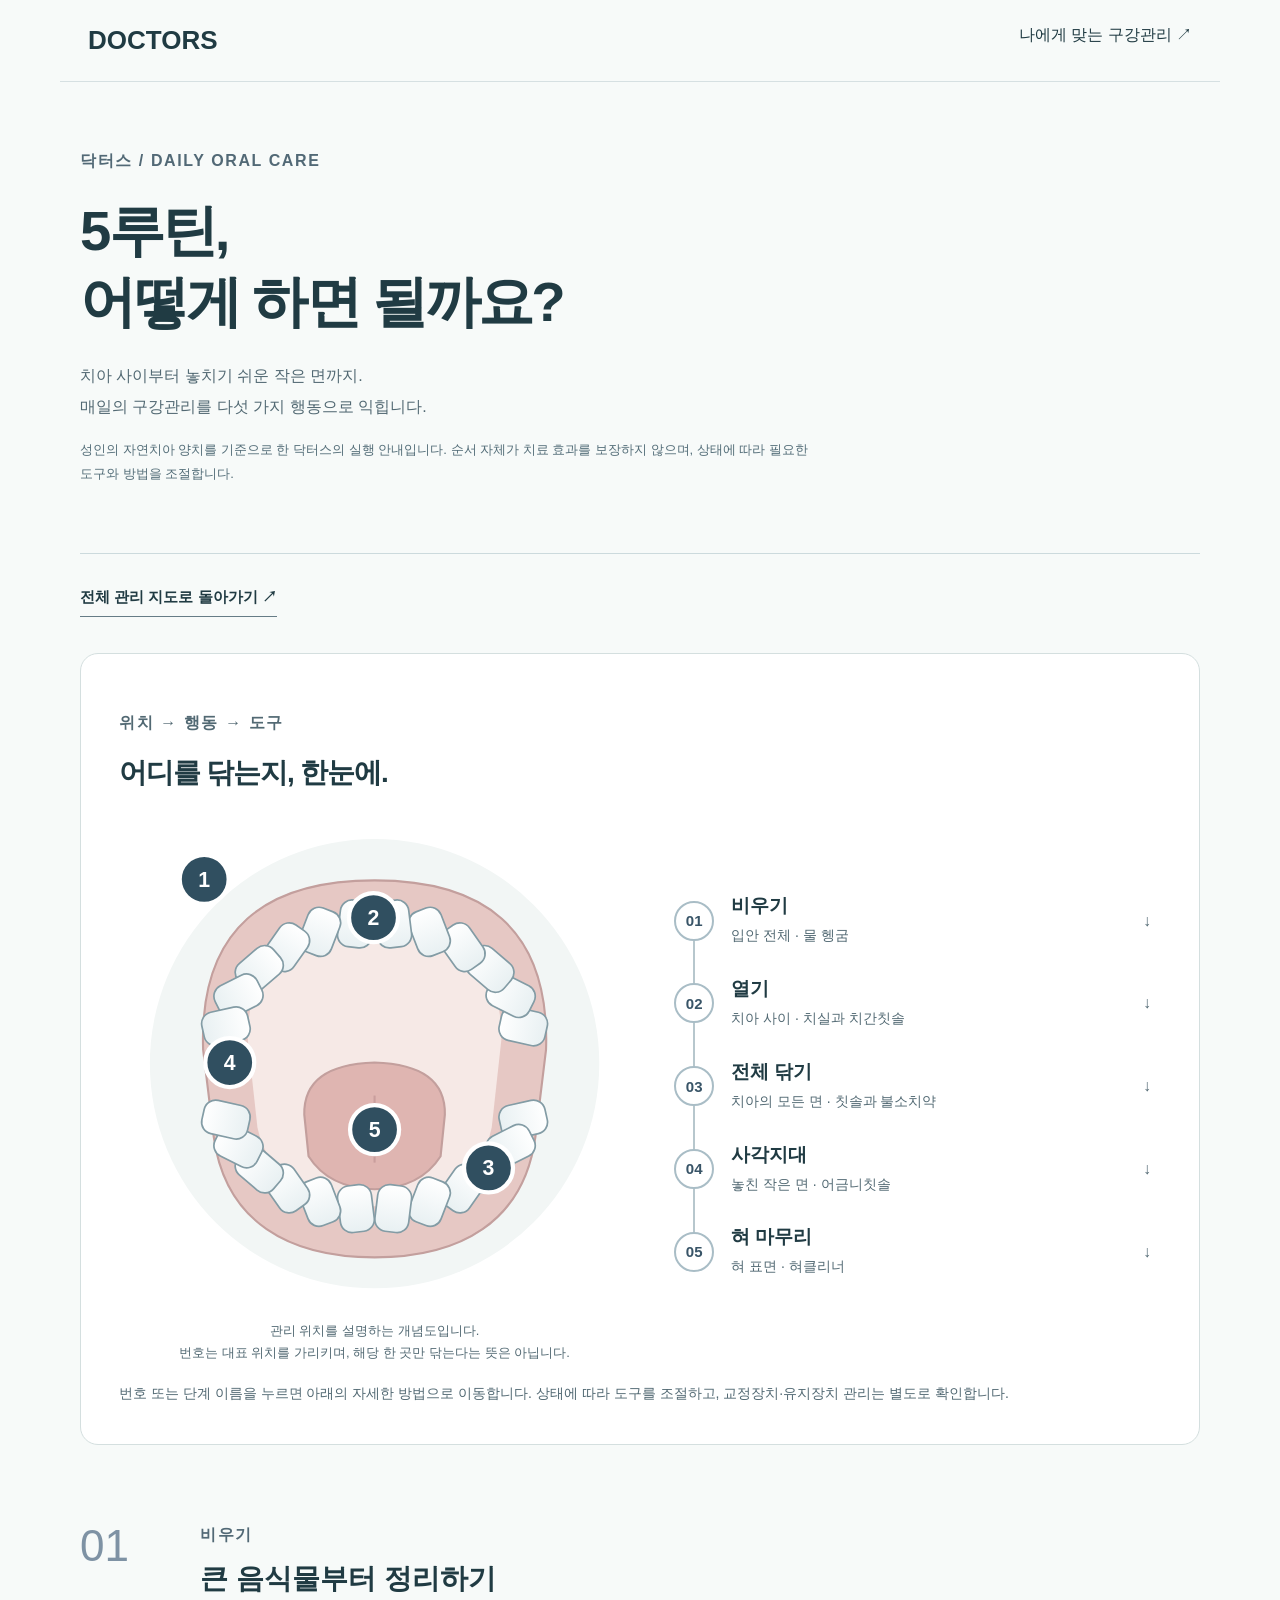
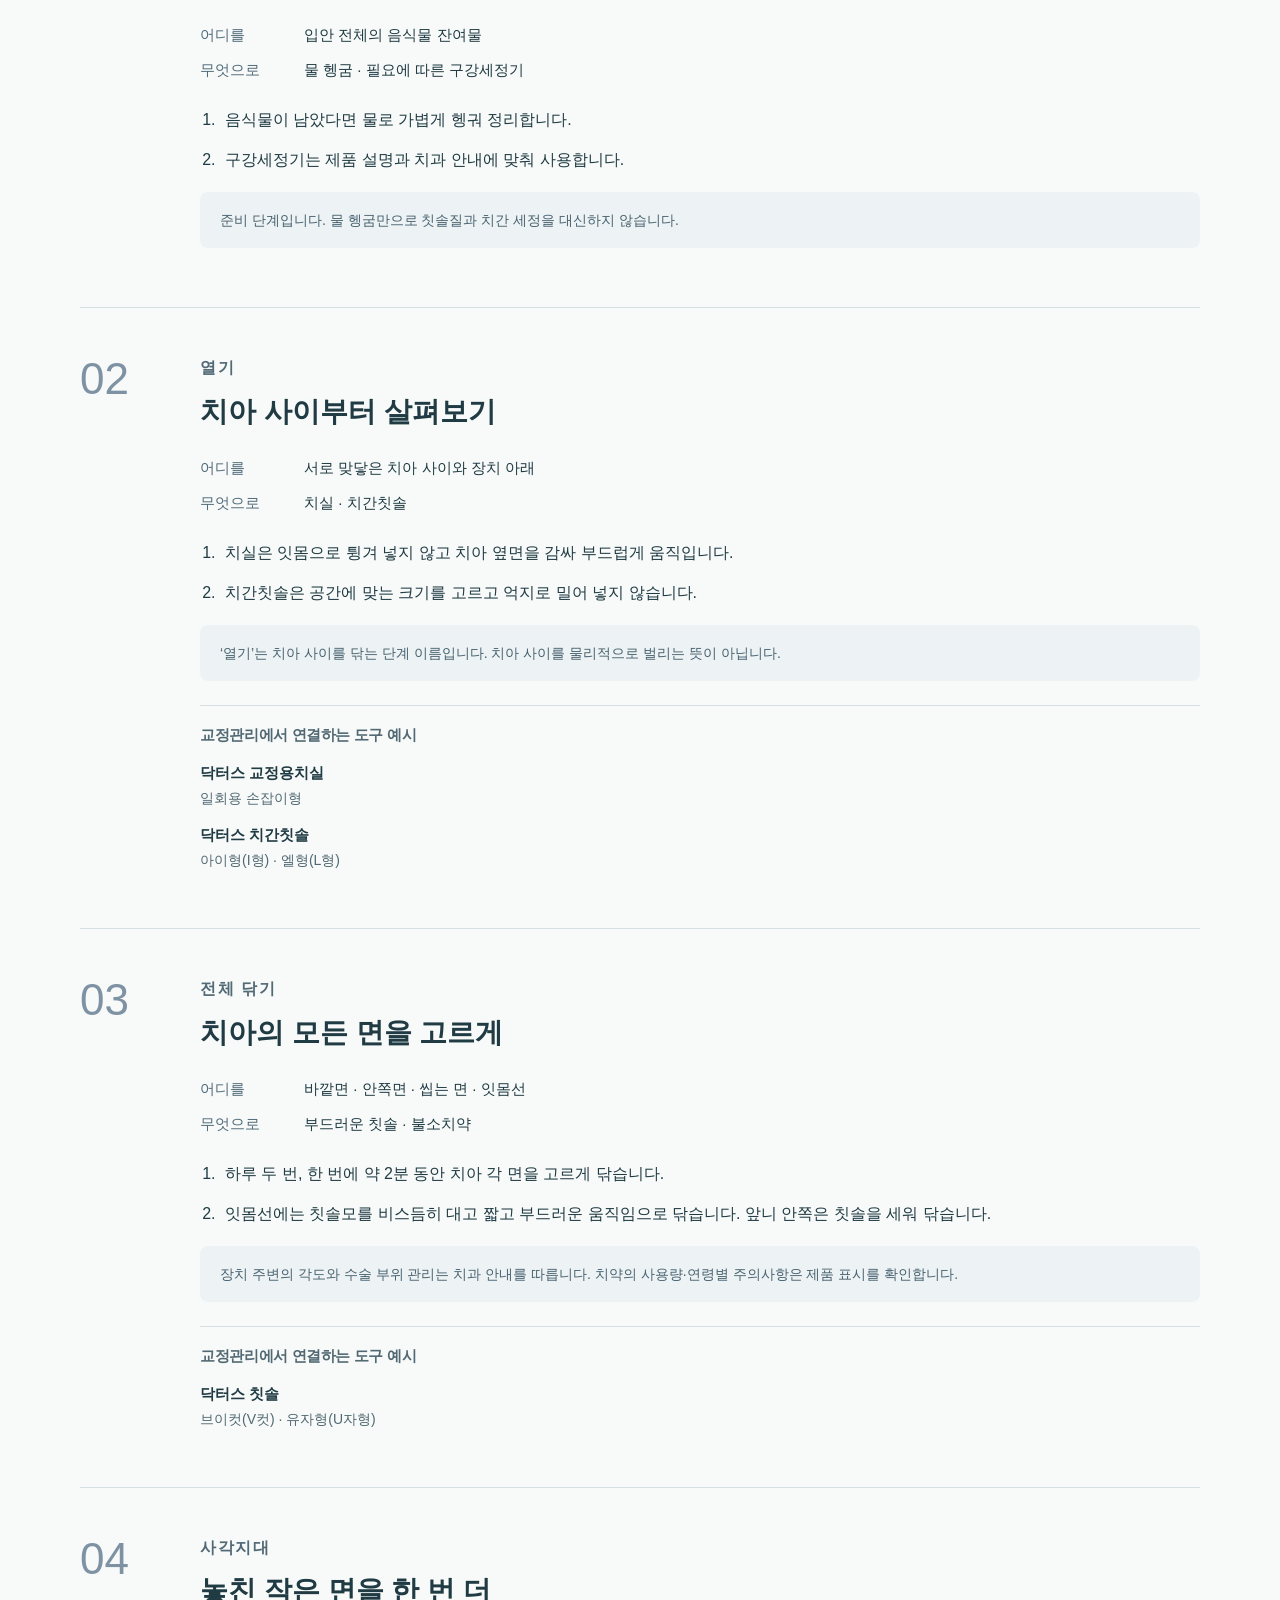
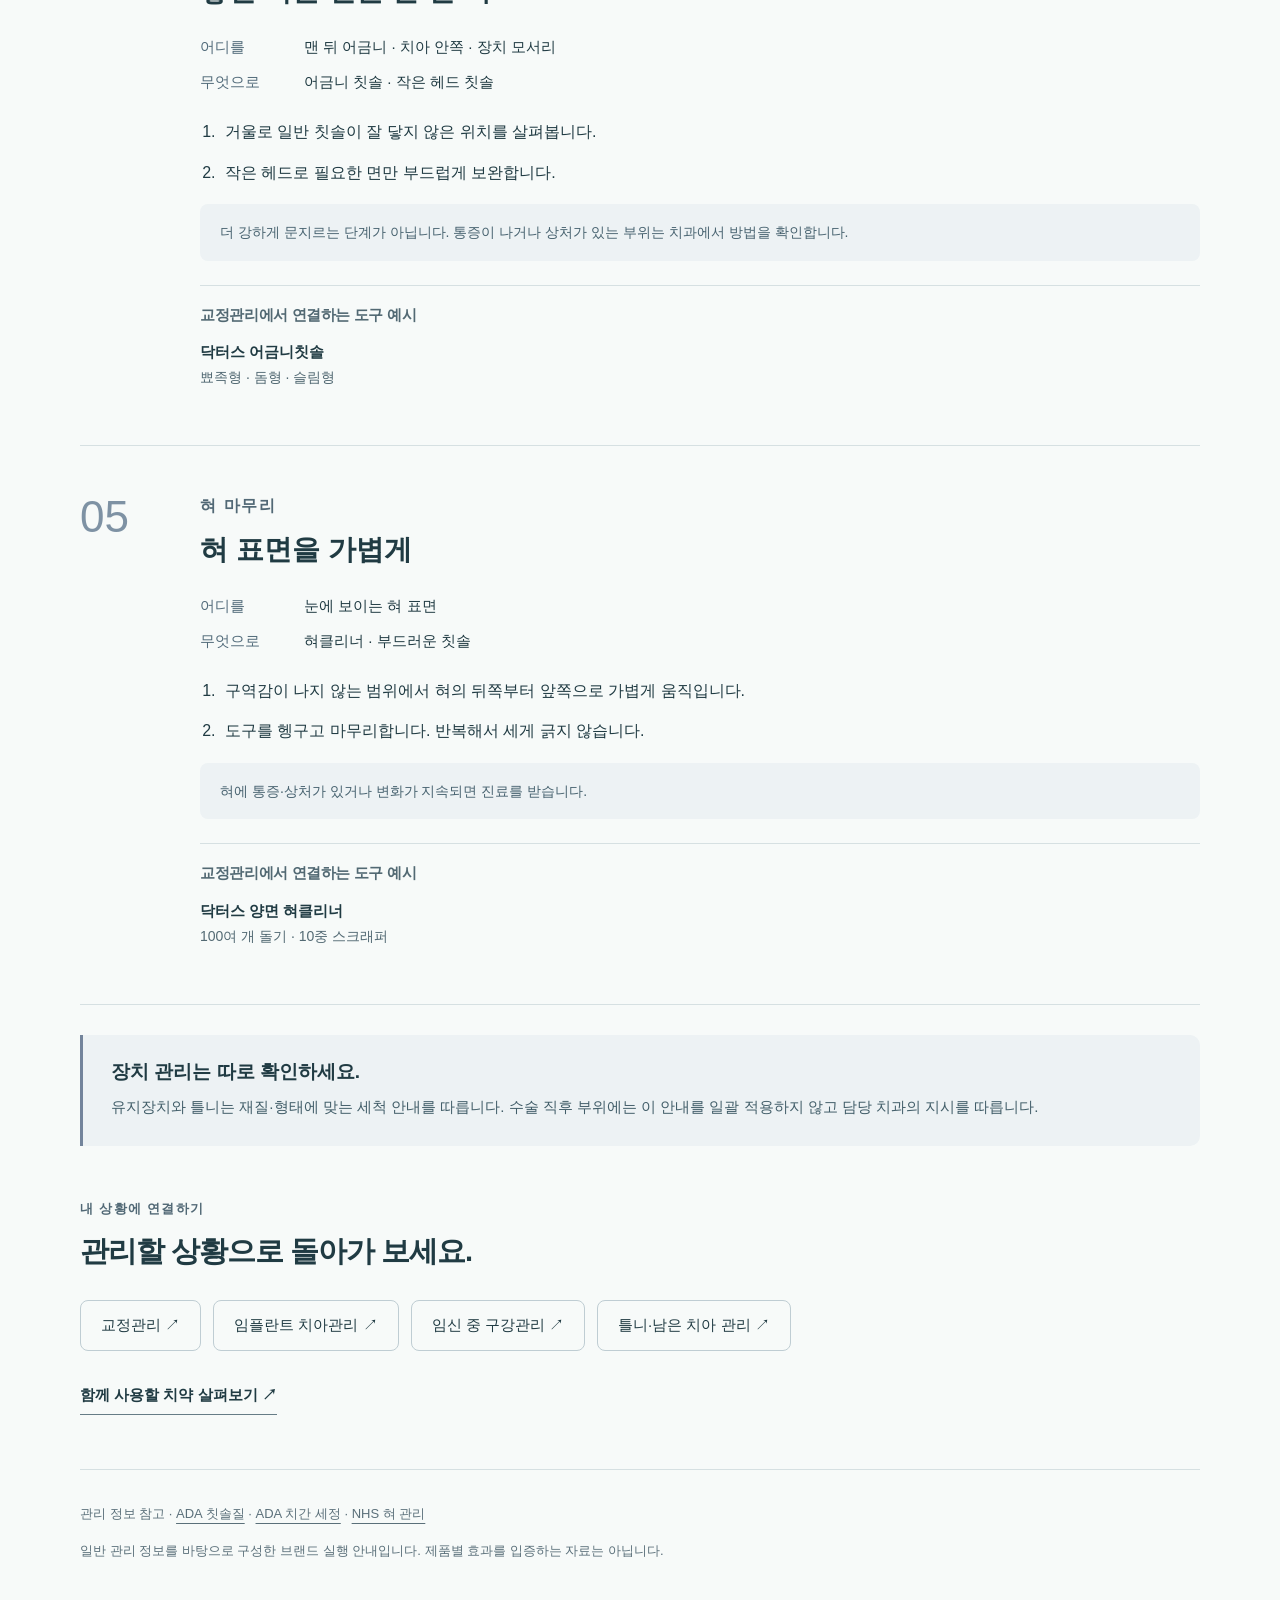
<file: routine.html>
<!doctype html><html lang="ko"><head><meta charset="utf-8"><meta name="viewport" content="width=device-width,initial-scale=1"><title>5루틴 하는 방법 | 닥터스</title><meta name="description" content="비우기, 열기, 전체 닦기, 사각지대, 혀 마무리. 닥터스의 다섯 단계 구강관리 실행 방법."><style>body{margin:0;background:#f7faf9;color:#203b43;font-family:-apple-system,BlinkMacSystemFont,'Noto Sans KR','Malgun Gothic',sans-serif}*{box-sizing:border-box}a{color:inherit}.routine-site-head{max-width:1160px;margin:auto;padding:25px 28px;display:flex;justify-content:space-between;border-bottom:1px solid #d6e0e2}.routine-site-head a{text-decoration:none}.routine-site-head strong{font-size:26px}main{padding:0 24px}/* Care destinations share the light product reading surface. */
[hidden]{display:none!important}
.care-guide{max-width:1120px;margin:0 auto 60px;color:#203b43;word-break:keep-all;overflow-wrap:anywhere}
.care-guide *{box-sizing:border-box}.care-guide a{color:inherit;text-underline-offset:5px}.care-guide a:focus-visible{outline:3px solid #445a76;outline-offset:5px}
.cg-hero{padding:64px 0 54px;border-bottom:1px solid #ccdadd;position:relative}.cg-eyebrow,.cg-section-title>span{font-size:13px;letter-spacing:.1em;font-weight:600;color:#526976;margin:0 0 20px}.cg-hero h1{font-size:clamp(35px,4.4vw,61px);line-height:1.25;letter-spacing:-.05em;margin:0 0 24px;font-weight:700}.cg-lead{max-width:650px;font-size:19px;line-height:1.9;color:#526973}.cg-hero-line{height:5px;margin-top:40px;width:150px;background:#b5c4d2;position:relative}.cg-hero-line span{width:70%;height:5px;display:block;background:#526885}.cg-hero-line i{position:absolute;left:65%;top:-5px;width:15px;height:15px;border:3px solid #526885;border-radius:50%;background:#f7faf9}
.cg-section{padding:54px 0;border-bottom:1px solid #d6e0e2}.cg-section-title>span{display:block;margin-bottom:12px}.cg-section h2{font-size:29px;line-height:1.45;letter-spacing:-.035em;margin:0 0 28px}.care-guide p{line-height:1.9;font-size:16px}.cg-problems{display:grid;grid-template-columns:1fr 1fr;gap:38px}.cg-number{color:#738699;font-size:14px;font-variant-numeric:tabular-nums}.care-guide h3{font-size:21px;line-height:1.5;letter-spacing:-.025em}.cg-problem h3{margin:12px 0 20px}.cg-problem dl{margin:0}.cg-problem dt{font-size:14px;font-weight:650;color:#526976;margin:18px 0 6px}.cg-problem dd{margin:0;font-size:16px;line-height:1.85}.cg-phase-list{border-top:1px solid #c6d2d9}.cg-phase{display:grid;grid-template-columns:170px 1fr;gap:36px;padding:30px 0;border-bottom:1px solid #d6e0e2}.cg-phase h3{margin:0}.cg-phase p{margin:0 0 10px}.cg-phase-situation{font-weight:650}.cg-phase dl{display:grid;grid-template-columns:105px 1fr;font-size:14px;line-height:1.8;gap:5px 15px;margin:14px 0 0}.cg-phase dt{color:#5b6e7e}.cg-phase dd{margin:0}.cg-aside{padding:24px 28px;background:#edf2f4;border-left:3px solid #73849b;margin:30px 0 0;border-radius:0 10px 10px 0}.cg-aside h3,.cg-aside h2{font-size:19px;margin:0 0 8px}.cg-aside p{margin:0;font-size:15px;color:#425e69}
.cg-five{display:flex;list-style:none;padding:0;margin:24px 0 28px;gap:0}.cg-five li{flex:1;position:relative;border-top:2px solid #b5c4d2;padding:19px 10px 0 0;display:flex;flex-direction:column;gap:8px}.cg-five li:before{content:'';width:10px;height:10px;border-radius:50%;background:#65788f;position:absolute;top:-6px;left:0}.cg-five b{font-size:12px;color:#65788f}.cg-five span{font-size:17px;font-weight:650}.cg-link{font-weight:650;font-size:15px;display:inline-block;line-height:1.6;text-decoration:none;border-bottom:1px solid #667c86;padding:7px 0}.cg-tools{display:grid;grid-template-columns:repeat(3,minmax(0,1fr));gap:16px}.cg-tool{background:white;border:1px solid #d6e0e2;padding:26px;border-radius:12px}.cg-tool-location{font-size:13px;color:#566b7b;line-height:1.8}.cg-tool h3{font-size:19px;margin:13px 0}.cg-tool p{font-size:15px;color:#526973;margin:0}.cg-product-note{max-width:820px;color:#526973;margin-bottom:28px}.cg-product-grid{display:grid;grid-template-columns:repeat(3,minmax(0,1fr));gap:18px}.cg-product{display:block;text-decoration:none;border:1px solid #d6e0e2;background:white;border-radius:14px;overflow:hidden}.cg-product:hover{border-color:#647c89}.cg-product>div:last-child{padding:22px}.cg-product-image{height:200px;background:#eff3f2;padding:20px;display:flex;align-items:center;justify-content:center}.cg-product-image svg,.cg-product-image img{width:100%;height:100%;object-fit:contain}.cg-product h3{margin:0}.cg-product h3 small{display:block;font-size:11px;letter-spacing:.13em;margin-top:6px;font-weight:500;color:#607780}.cg-product p{font-size:15px;margin:17px 0;min-height:86px}.cg-product-fact{display:block;font-size:13px;color:#526973;margin-bottom:12px}.care-guide .cg-small{font-size:13px;line-height:1.85;color:#536d78;max-width:770px}.cg-footer{margin-top:32px;color:#5b707a}.cg-footer p{font-size:13px}.cg-route-links{display:flex;flex-wrap:wrap;gap:12px;margin-bottom:25px}.cg-route-links a{padding:15px 20px;border:1px solid #bfcdd3;border-radius:8px;text-decoration:none;font-size:15px}.cg-routine-return{padding:24px 0}.cg-routine-step{display:grid;grid-template-columns:90px 1fr;gap:30px;padding:45px 0;border-bottom:1px solid #d6e0e2}.cg-step-number{font-size:44px;line-height:1.2;color:#7e92a4;font-weight:300}.cg-routine-step h2{font-size:28px;line-height:1.4;margin:0 0 23px}.cg-routine-step .cg-eyebrow{margin-bottom:8px}.cg-routine-meta{display:grid;grid-template-columns:90px 1fr;gap:8px 14px;margin:0 0 22px;font-size:15px;line-height:1.8}.cg-routine-meta dt{color:#536c7b}.cg-routine-meta dd{margin:0}.cg-routine-step ol{padding-left:20px;line-height:1.9;font-size:16px}.cg-routine-step li{padding-left:5px;margin:10px 0}.cg-step-note{padding:15px 20px;background:#edf2f4;color:#486370;border-radius:8px;font-size:14px!important}.cg-nav{display:flex;align-items:center;gap:20px}.cg-nav a{font-size:14px;text-decoration:none}.care-guide-view #source-note{display:none}.care-guide-view .toolbar{border-top:1px solid #d6e0e2}.care-guide-view #next{display:none}
@media(max-width:760px){.cg-hero{padding:34px 0 32px}.cg-hero h1{font-size:35px}.cg-lead{font-size:17px}.cg-section{padding:36px 0}.cg-section h2{font-size:25px}.cg-problems{grid-template-columns:1fr;gap:26px}.cg-problem+.cg-problem{border-top:1px solid #d6e0e2;padding-top:24px}.cg-phase{grid-template-columns:1fr;gap:13px;padding:24px 0}.cg-phase dl{grid-template-columns:90px 1fr;gap:6px 10px}.cg-tools{grid-template-columns:1fr}.cg-product-grid{grid-template-columns:1fr}.cg-product{display:grid;grid-template-columns:105px 1fr}.cg-product-image{height:100%;min-height:200px;padding:10px}.cg-product>div:last-child{padding:20px 18px}.cg-product p{min-height:0}.cg-five span{font-size:13px}.cg-five li{padding-right:6px}.cg-aside{padding:21px}.cg-routine-step{grid-template-columns:38px 1fr;gap:15px;padding:34px 0}.cg-step-number{font-size:29px}.cg-routine-step h2{font-size:25px}.cg-routine-meta{grid-template-columns:1fr;gap:2px}.cg-routine-meta dd{margin-bottom:9px}.cg-nav{gap:14px}.cg-nav .edition{padding:10px!important;font-size:12px!important}.cg-nav a{font-size:13px}.cg-route-links{display:grid;grid-template-columns:1fr 1fr}.cg-route-links a{padding:13px;font-size:14px}}
@media(prefers-reduced-motion:reduce){.care-guide *{scroll-behavior:auto!important}}
@media(max-width:430px){.topbar{gap:12px;padding-left:18px;padding-right:18px}.topbar .brand{font-size:23px;letter-spacing:-1px}.topbar .brand small{font-size:9px;letter-spacing:.13em}.cg-nav{gap:10px}.cg-nav a{font-size:12px}.cg-nav .edition{padding:8px!important}.cg-hero h1{font-size:32px}.head-inner{flex-wrap:wrap}.head-nav{flex-wrap:wrap}}

/* One confirmed tool catalog, organized by where each tool joins the routine. */
.dt-intro{max-width:710px;color:#526973;margin:0 0 32px}
.dt-group{display:grid;grid-template-columns:155px minmax(0,1fr);gap:28px;padding:32px 0;border-top:1px solid #d6e0e2}
.dt-group>header{display:flex;align-items:baseline;gap:13px}.dt-step{font-size:14px;color:#60758a;font-variant-numeric:tabular-nums}
.dt-group>header h3{font-size:19px;margin:0 0 7px}.dt-group>header p{font-size:13px;color:#526973;margin:0}
.dt-cards{display:grid;gap:20px;min-width:0}.dt-count-2{grid-template-columns:repeat(2,minmax(0,1fr))}
.dt-card{background:white;border:1px solid #d6e0e2;border-radius:12px;overflow:hidden;padding:26px;min-width:0}
.dt-card-copy{max-width:740px}.dt-card .dt-location{font-size:13px;color:#60758a;margin:0 0 10px}.dt-card h3{margin:0 0 5px;font-size:22px}
.dt-card .dt-spec{font-size:15px;color:#405d68;font-weight:600;margin:0 0 15px}.dt-card p{font-size:15px;line-height:1.85;color:#526973;margin:0 0 18px}
.dt-photo{display:block;width:100%;height:auto;max-height:330px;margin:12px auto 0;background:white}
.dt-count-2 .dt-card>.dt-photo{height:205px;max-height:none;aspect-ratio:auto!important}
.dt-variants{display:grid;gap:20px;margin-top:24px}.dt-variants-2{grid-template-columns:repeat(2,minmax(0,1fr))}.dt-variants-3{grid-template-columns:repeat(3,minmax(0,1fr))}
.dt-variant{min-width:0;border-top:1px solid #d6e0e2;padding-top:18px}.dt-variant h4{font-size:18px;color:#203b43;margin:15px 0 7px}.dt-variant p{font-size:14px;margin:0}.dt-variant .dt-photo{height:185px;aspect-ratio:auto!important;margin:0}
.dt-routine-example{border-top:1px solid #d6e0e2;margin-top:24px;padding-top:18px}.dt-routine-example h3{font-size:15px;margin:0 0 12px;color:#526973}.dt-routine-example ul{list-style:none;padding:0;margin:0}.dt-routine-example li{margin:10px 0;padding:0;font-size:15px;line-height:1.8}.dt-routine-example strong,.dt-routine-example span{display:block}.dt-routine-example span{font-size:14px;color:#526973}
@media(max-width:900px){.dt-group{grid-template-columns:1fr;gap:20px}.dt-group>header{align-items:center}.dt-group>header>div{display:flex;align-items:baseline;gap:16px}.dt-group>header h3{margin:0}}
@media(max-width:600px){.dt-count-2{grid-template-columns:1fr}.dt-card{padding:22px}.dt-card h3{font-size:21px}.dt-variants{gap:14px}.dt-variant h4{font-size:17px}.dt-variants-3{grid-template-columns:1fr}.dt-variants-3 .dt-variant{display:grid;grid-template-columns:100px minmax(0,1fr);gap:0 18px;align-content:center}.dt-variants-3 .dt-photo{grid-row:1/3;height:100px}.dt-variants-3 h4{align-self:end;margin-top:0}.dt-variants-2 .dt-photo{height:160px}.dt-group{padding:26px 0}.dt-count-2 .dt-card>.dt-photo{height:190px}}
</style><link rel="canonical" href="__SITE_ORIGIN__/routine.html"><link rel="icon" href="favicon.svg"><link rel="stylesheet" href="care-visuals.css"></head><body><header class="routine-site-head"><a href="index.html#entrance"><strong>DOCTORS</strong></a><a href="index.html#map">나에게 맞는 구강관리 ↗</a></header><main><article class="care-guide cg-routine-page" id="routine-manual"  aria-labelledby="routine-manual-title"><header class="cg-hero"><p class="cg-eyebrow">닥터스 / DAILY ORAL CARE</p><h1 id="routine-manual-title" tabindex="-1">5루틴,<br>어떻게 하면 될까요?</h1><p class="cg-lead">치아 사이부터 놓치기 쉬운 작은 면까지.<br>매일의 구강관리를 다섯 가지 행동으로 익힙니다.</p><p class="cg-small">성인의 자연치아 양치를 기준으로 한 닥터스의 실행 안내입니다. 순서 자체가 치료 효과를 보장하지 않으며, 상태에 따라 필요한 도구와 방법을 조절합니다.</p></header><div class="cg-routine-return" id="routine-return"><a class="cg-link" id="routine-return-link" href="index.html#map">전체 관리 지도로 돌아가기 ↗</a></div><section class="cv-map" aria-labelledby="routine-map-title"><p class="cv-eyebrow">위치 → 행동 → 도구</p><h2 id="routine-map-title">어디를 닦는지, 한눈에.</h2><div class="cv-map-layout"><figure class="cv-mouth"><svg xmlns="http://www.w3.org/2000/svg" viewBox="0 0 480 480" role="img" aria-labelledby="mouth-title mouth-desc"><title id="mouth-title">5루틴의 관리 위치</title><desc id="mouth-desc">입안 전체, 치아 사이, 치아의 모든 면, 놓치기 쉬운 작은 면, 혀 표면을 다섯 가지 행동으로 살펴보는 개념도입니다. 번호를 선택하면 해당 방법으로 이동합니다.</desc><defs><linearGradient id="tooth-fill" x2="0" y2="1"><stop stop-color="#fff"/><stop offset="1" stop-color="#e8f0f2"/></linearGradient></defs><circle cx="240" cy="240" r="211" fill="#f2f6f5"/><path d="M79 227C75 111 140 68 240 68S405 111 401 227L391 309C380 389 320 422 240 422S100 389 89 309Z" fill="#e6c8c4" stroke="#c39f9d" stroke-width="2"/><path d="M121 218C120 145 160 119 240 119S360 145 359 218L350 300C340 347 300 374 240 374S140 347 130 300Z" fill="#f6e9e6"/><path d="M174 288Q173 241 240 239Q307 241 306 288L302 327Q283 357 240 358Q197 357 178 327Z" fill="#dfb5b1" stroke="#c39f9d" stroke-width="2"/><path d="M240 270V333" stroke="#c99e9d" stroke-width="2" fill="none"/><rect x="363.6" y="183.0" width="32" height="44" rx="11" fill="url(#tooth-fill)" stroke="#839ca5" stroke-width="1.6" transform="rotate(-77.4 379.6 205.0)"/><rect x="351.8" y="154.3" width="32" height="44" rx="11" fill="url(#tooth-fill)" stroke="#839ca5" stroke-width="1.6" transform="rotate(-63.3 367.8 176.3)"/><rect x="332.3" y="129.1" width="32" height="44" rx="11" fill="url(#tooth-fill)" stroke="#839ca5" stroke-width="1.6" transform="rotate(-49.3 348.3 151.1)"/><rect x="306.4" y="108.7" width="32" height="44" rx="11" fill="url(#tooth-fill)" stroke="#839ca5" stroke-width="1.6" transform="rotate(-35.2 322.4 130.7)"/><rect x="275.5" y="94.3" width="32" height="44" rx="11" fill="url(#tooth-fill)" stroke="#839ca5" stroke-width="1.6" transform="rotate(-21.1 291.5 116.3)"/><rect x="241.5" y="86.9" width="32" height="44" rx="11" fill="url(#tooth-fill)" stroke="#839ca5" stroke-width="1.6" transform="rotate(-7.0 257.5 108.9)"/><rect x="206.5" y="86.9" width="32" height="44" rx="11" fill="url(#tooth-fill)" stroke="#839ca5" stroke-width="1.6" transform="rotate(7.0 222.5 108.9)"/><rect x="172.5" y="94.3" width="32" height="44" rx="11" fill="url(#tooth-fill)" stroke="#839ca5" stroke-width="1.6" transform="rotate(21.1 188.5 116.3)"/><rect x="141.6" y="108.7" width="32" height="44" rx="11" fill="url(#tooth-fill)" stroke="#839ca5" stroke-width="1.6" transform="rotate(35.2 157.6 130.7)"/><rect x="115.7" y="129.1" width="32" height="44" rx="11" fill="url(#tooth-fill)" stroke="#839ca5" stroke-width="1.6" transform="rotate(49.3 131.7 151.1)"/><rect x="96.2" y="154.3" width="32" height="44" rx="11" fill="url(#tooth-fill)" stroke="#839ca5" stroke-width="1.6" transform="rotate(63.3 112.2 176.3)"/><rect x="84.4" y="183.0" width="32" height="44" rx="11" fill="url(#tooth-fill)" stroke="#839ca5" stroke-width="1.6" transform="rotate(77.4 100.4 205.0)"/><rect x="363.6" y="270.6" width="32" height="44" rx="11" fill="url(#tooth-fill)" stroke="#839ca5" stroke-width="1.6" transform="rotate(77.4 379.6 292.6)"/><rect x="351.8" y="295.5" width="32" height="44" rx="11" fill="url(#tooth-fill)" stroke="#839ca5" stroke-width="1.6" transform="rotate(63.3 367.8 317.5)"/><rect x="332.3" y="317.5" width="32" height="44" rx="11" fill="url(#tooth-fill)" stroke="#839ca5" stroke-width="1.6" transform="rotate(49.3 348.3 339.5)"/><rect x="306.4" y="335.3" width="32" height="44" rx="11" fill="url(#tooth-fill)" stroke="#839ca5" stroke-width="1.6" transform="rotate(35.2 322.4 357.3)"/><rect x="275.5" y="347.8" width="32" height="44" rx="11" fill="url(#tooth-fill)" stroke="#839ca5" stroke-width="1.6" transform="rotate(21.1 291.5 369.8)"/><rect x="241.5" y="354.2" width="32" height="44" rx="11" fill="url(#tooth-fill)" stroke="#839ca5" stroke-width="1.6" transform="rotate(7.0 257.5 376.2)"/><rect x="206.5" y="354.2" width="32" height="44" rx="11" fill="url(#tooth-fill)" stroke="#839ca5" stroke-width="1.6" transform="rotate(-7.0 222.5 376.2)"/><rect x="172.5" y="347.8" width="32" height="44" rx="11" fill="url(#tooth-fill)" stroke="#839ca5" stroke-width="1.6" transform="rotate(-21.1 188.5 369.8)"/><rect x="141.6" y="335.3" width="32" height="44" rx="11" fill="url(#tooth-fill)" stroke="#839ca5" stroke-width="1.6" transform="rotate(-35.2 157.6 357.3)"/><rect x="115.7" y="317.5" width="32" height="44" rx="11" fill="url(#tooth-fill)" stroke="#839ca5" stroke-width="1.6" transform="rotate(-49.3 131.7 339.5)"/><rect x="96.2" y="295.5" width="32" height="44" rx="11" fill="url(#tooth-fill)" stroke="#839ca5" stroke-width="1.6" transform="rotate(-63.3 112.2 317.5)"/><rect x="84.4" y="270.6" width="32" height="44" rx="11" fill="url(#tooth-fill)" stroke="#839ca5" stroke-width="1.6" transform="rotate(-77.4 100.4 292.6)"/><a href="#routine-how-1" aria-label="1. 비우기 방법 보기"><circle cx="80" cy="67" r="23" fill="#304f60" stroke="white" stroke-width="4"/><text x="80" y="74" text-anchor="middle" fill="white" font-family="sans-serif" font-size="20" font-weight="600">1</text></a><a href="#routine-how-2" aria-label="2. 열기 방법 보기"><circle cx="239" cy="103" r="23" fill="#304f60" stroke="white" stroke-width="4"/><text x="239" y="110" text-anchor="middle" fill="white" font-family="sans-serif" font-size="20" font-weight="600">2</text></a><a href="#routine-how-3" aria-label="3. 전체 닦기 방법 보기"><circle cx="347" cy="338" r="23" fill="#304f60" stroke="white" stroke-width="4"/><text x="347" y="345" text-anchor="middle" fill="white" font-family="sans-serif" font-size="20" font-weight="600">3</text></a><a href="#routine-how-4" aria-label="4. 사각지대 방법 보기"><circle cx="104" cy="239" r="23" fill="#304f60" stroke="white" stroke-width="4"/><text x="104" y="246" text-anchor="middle" fill="white" font-family="sans-serif" font-size="20" font-weight="600">4</text></a><a href="#routine-how-5" aria-label="5. 혀 마무리 방법 보기"><circle cx="240" cy="302" r="23" fill="#304f60" stroke="white" stroke-width="4"/><text x="240" y="309" text-anchor="middle" fill="white" font-family="sans-serif" font-size="20" font-weight="600">5</text></a></svg><figcaption>관리 위치를 설명하는 개념도입니다.<br>번호는 대표 위치를 가리키며, 해당 한 곳만 닦는다는 뜻은 아닙니다.</figcaption></figure><nav aria-label="다섯 가지 관리 방법 바로가기"><ol class="cv-map-list"><li><a href="#routine-how-1"><b>01</b><span><strong>비우기</strong><small>입안 전체 · 물 헹굼</small></span><em aria-hidden="true">↓</em></a></li><li><a href="#routine-how-2"><b>02</b><span><strong>열기</strong><small>치아 사이 · 치실과 치간칫솔</small></span><em aria-hidden="true">↓</em></a></li><li><a href="#routine-how-3"><b>03</b><span><strong>전체 닦기</strong><small>치아의 모든 면 · 칫솔과 불소치약</small></span><em aria-hidden="true">↓</em></a></li><li><a href="#routine-how-4"><b>04</b><span><strong>사각지대</strong><small>놓친 작은 면 · 어금니칫솔</small></span><em aria-hidden="true">↓</em></a></li><li><a href="#routine-how-5"><b>05</b><span><strong>혀 마무리</strong><small>혀 표면 · 혀클리너</small></span><em aria-hidden="true">↓</em></a></li></ol></nav></div><p class="cv-map-key">번호 또는 단계 이름을 누르면 아래의 자세한 방법으로 이동합니다. 상태에 따라 도구를 조절하고, 교정장치·유지장치 관리는 별도로 확인합니다.</p></section><div class="cg-manual-body"><section class="cg-routine-step" id="routine-how-1"><div class="cg-step-number">01</div><div><p class="cg-eyebrow">비우기</p><h2>큰 음식물부터 정리하기</h2><dl class="cg-routine-meta"><dt>어디를</dt><dd>입안 전체의 음식물 잔여물</dd><dt>무엇으로</dt><dd>물 헹굼 · 필요에 따른 구강세정기</dd></dl><ol><li>음식물이 남았다면 물로 가볍게 헹궈 정리합니다.</li><li>구강세정기는 제품 설명과 치과 안내에 맞춰 사용합니다.</li></ol><p class="cg-step-note">준비 단계입니다. 물 헹굼만으로 칫솔질과 치간 세정을 대신하지 않습니다.</p></div></section><section class="cg-routine-step" id="routine-how-2"><div class="cg-step-number">02</div><div><p class="cg-eyebrow">열기</p><h2>치아 사이부터 살펴보기</h2><dl class="cg-routine-meta"><dt>어디를</dt><dd>서로 맞닿은 치아 사이와 장치 아래</dd><dt>무엇으로</dt><dd>치실 · 치간칫솔</dd></dl><ol><li>치실은 잇몸으로 튕겨 넣지 않고 치아 옆면을 감싸 부드럽게 움직입니다.</li><li>치간칫솔은 공간에 맞는 크기를 고르고 억지로 밀어 넣지 않습니다.</li></ol><p class="cg-step-note">‘열기’는 치아 사이를 닦는 단계 이름입니다. 치아 사이를 물리적으로 벌리는 뜻이 아닙니다.</p><aside class="dt-routine-example"><h3>교정관리에서 연결하는 도구 예시</h3><ul><li><strong>닥터스 교정용치실</strong><span>일회용 손잡이형</span></li><li><strong>닥터스 치간칫솔</strong><span>아이형(I형) · 엘형(L형)</span></li></ul></aside></div></section><section class="cg-routine-step" id="routine-how-3"><div class="cg-step-number">03</div><div><p class="cg-eyebrow">전체 닦기</p><h2>치아의 모든 면을 고르게</h2><dl class="cg-routine-meta"><dt>어디를</dt><dd>바깥면 · 안쪽면 · 씹는 면 · 잇몸선</dd><dt>무엇으로</dt><dd>부드러운 칫솔 · 불소치약</dd></dl><ol><li>하루 두 번, 한 번에 약 2분 동안 치아 각 면을 고르게 닦습니다.</li><li>잇몸선에는 칫솔모를 비스듬히 대고 짧고 부드러운 움직임으로 닦습니다. 앞니 안쪽은 칫솔을 세워 닦습니다.</li></ol><p class="cg-step-note">장치 주변의 각도와 수술 부위 관리는 치과 안내를 따릅니다. 치약의 사용량·연령별 주의사항은 제품 표시를 확인합니다.</p><aside class="dt-routine-example"><h3>교정관리에서 연결하는 도구 예시</h3><ul><li><strong>닥터스 칫솔</strong><span>브이컷(V컷) · 유자형(U자형)</span></li></ul></aside></div></section><section class="cg-routine-step" id="routine-how-4"><div class="cg-step-number">04</div><div><p class="cg-eyebrow">사각지대</p><h2>놓친 작은 면을 한 번 더</h2><dl class="cg-routine-meta"><dt>어디를</dt><dd>맨 뒤 어금니 · 치아 안쪽 · 장치 모서리</dd><dt>무엇으로</dt><dd>어금니 칫솔 · 작은 헤드 칫솔</dd></dl><ol><li>거울로 일반 칫솔이 잘 닿지 않은 위치를 살펴봅니다.</li><li>작은 헤드로 필요한 면만 부드럽게 보완합니다.</li></ol><p class="cg-step-note">더 강하게 문지르는 단계가 아닙니다. 통증이 나거나 상처가 있는 부위는 치과에서 방법을 확인합니다.</p><aside class="dt-routine-example"><h3>교정관리에서 연결하는 도구 예시</h3><ul><li><strong>닥터스 어금니칫솔</strong><span>뾰족형 · 돔형 · 슬림형</span></li></ul></aside></div></section><section class="cg-routine-step" id="routine-how-5"><div class="cg-step-number">05</div><div><p class="cg-eyebrow">혀 마무리</p><h2>혀 표면을 가볍게</h2><dl class="cg-routine-meta"><dt>어디를</dt><dd>눈에 보이는 혀 표면</dd><dt>무엇으로</dt><dd>혀클리너 · 부드러운 칫솔</dd></dl><ol><li>구역감이 나지 않는 범위에서 혀의 뒤쪽부터 앞쪽으로 가볍게 움직입니다.</li><li>도구를 헹구고 마무리합니다. 반복해서 세게 긁지 않습니다.</li></ol><p class="cg-step-note">혀에 통증·상처가 있거나 변화가 지속되면 진료를 받습니다.</p><aside class="dt-routine-example"><h3>교정관리에서 연결하는 도구 예시</h3><ul><li><strong>닥터스 양면 혀클리너</strong><span>100여 개 돌기 · 10중 스크래퍼</span></li></ul></aside></div></section></div><aside class="cg-aside"><h2>장치 관리는 따로 확인하세요.</h2><p>유지장치와 틀니는 재질·형태에 맞는 세척 안내를 따릅니다. 수술 직후 부위에는 이 안내를 일괄 적용하지 않고 담당 치과의 지시를 따릅니다.</p></aside><section class="cg-section"><div class="cg-section-title"><span>내 상황에 연결하기</span><h2>관리할 상황으로 돌아가 보세요.</h2></div><nav class="cg-route-links" aria-label="상황별 관리"><a href="ortho.html">교정관리 ↗</a><a href="index.html#route/implant">임플란트 치아관리 ↗</a><a href="index.html#route/pregnancy">임신 중 구강관리 ↗</a><a href="index.html#route/denture">틀니·남은 치아 관리 ↗</a></nav><a class="cg-link" href="toothpaste.html">함께 사용할 치약 살펴보기 ↗</a></section><footer class="cg-footer"><p>관리 정보 참고 · <a href="https://www.mouthhealthy.org/all-topics-a-z/brushing-your-teeth" target="_blank" rel="noopener">ADA 칫솔질</a> · <a href="https://www.mouthhealthy.org/all-topics-a-z/flossing" target="_blank" rel="noopener">ADA 치간 세정</a> · <a href="https://www.nhs.uk/symptoms/sore-or-white-tongue/" target="_blank" rel="noopener">NHS 혀 관리</a></p><p>일반 관리 정보를 바탕으로 구성한 브랜드 실행 안내입니다. 제품별 효과를 입증하는 자료는 아닙니다.</p></footer></article></main></body></html>
</file>
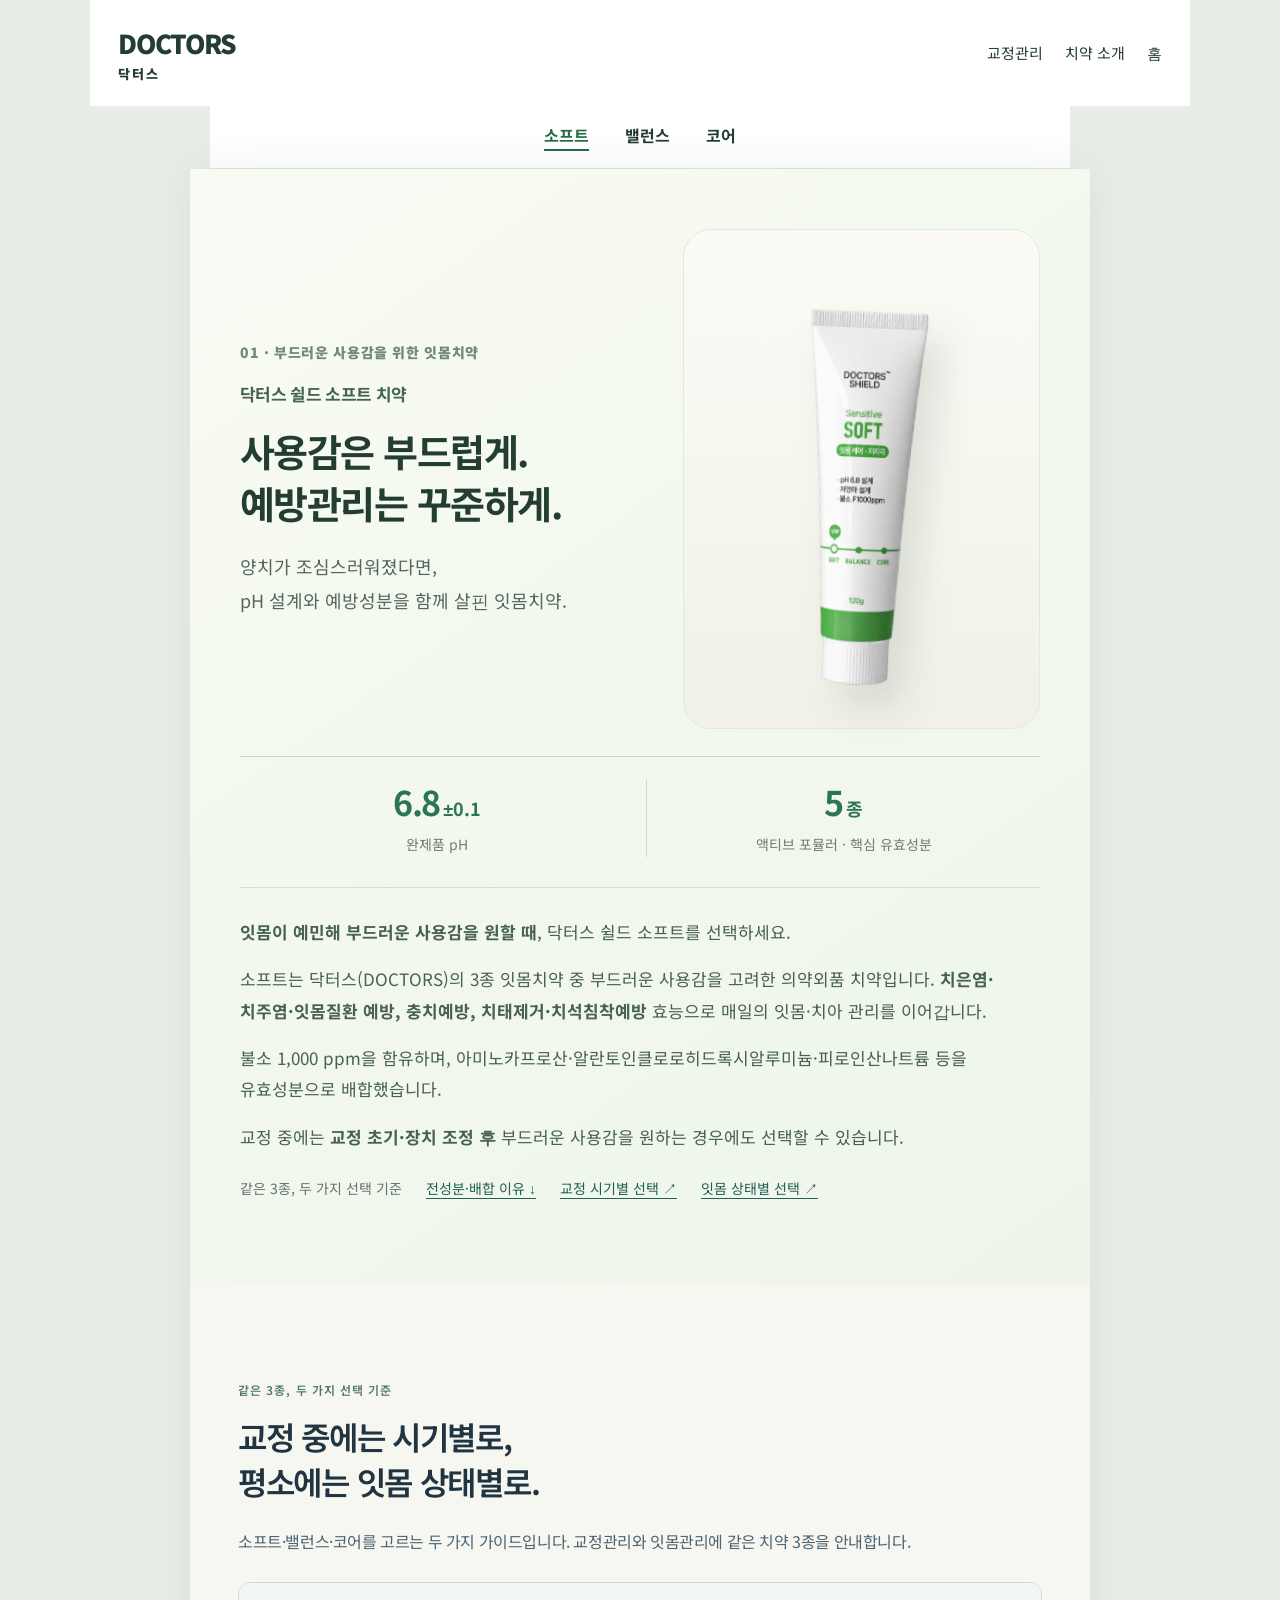
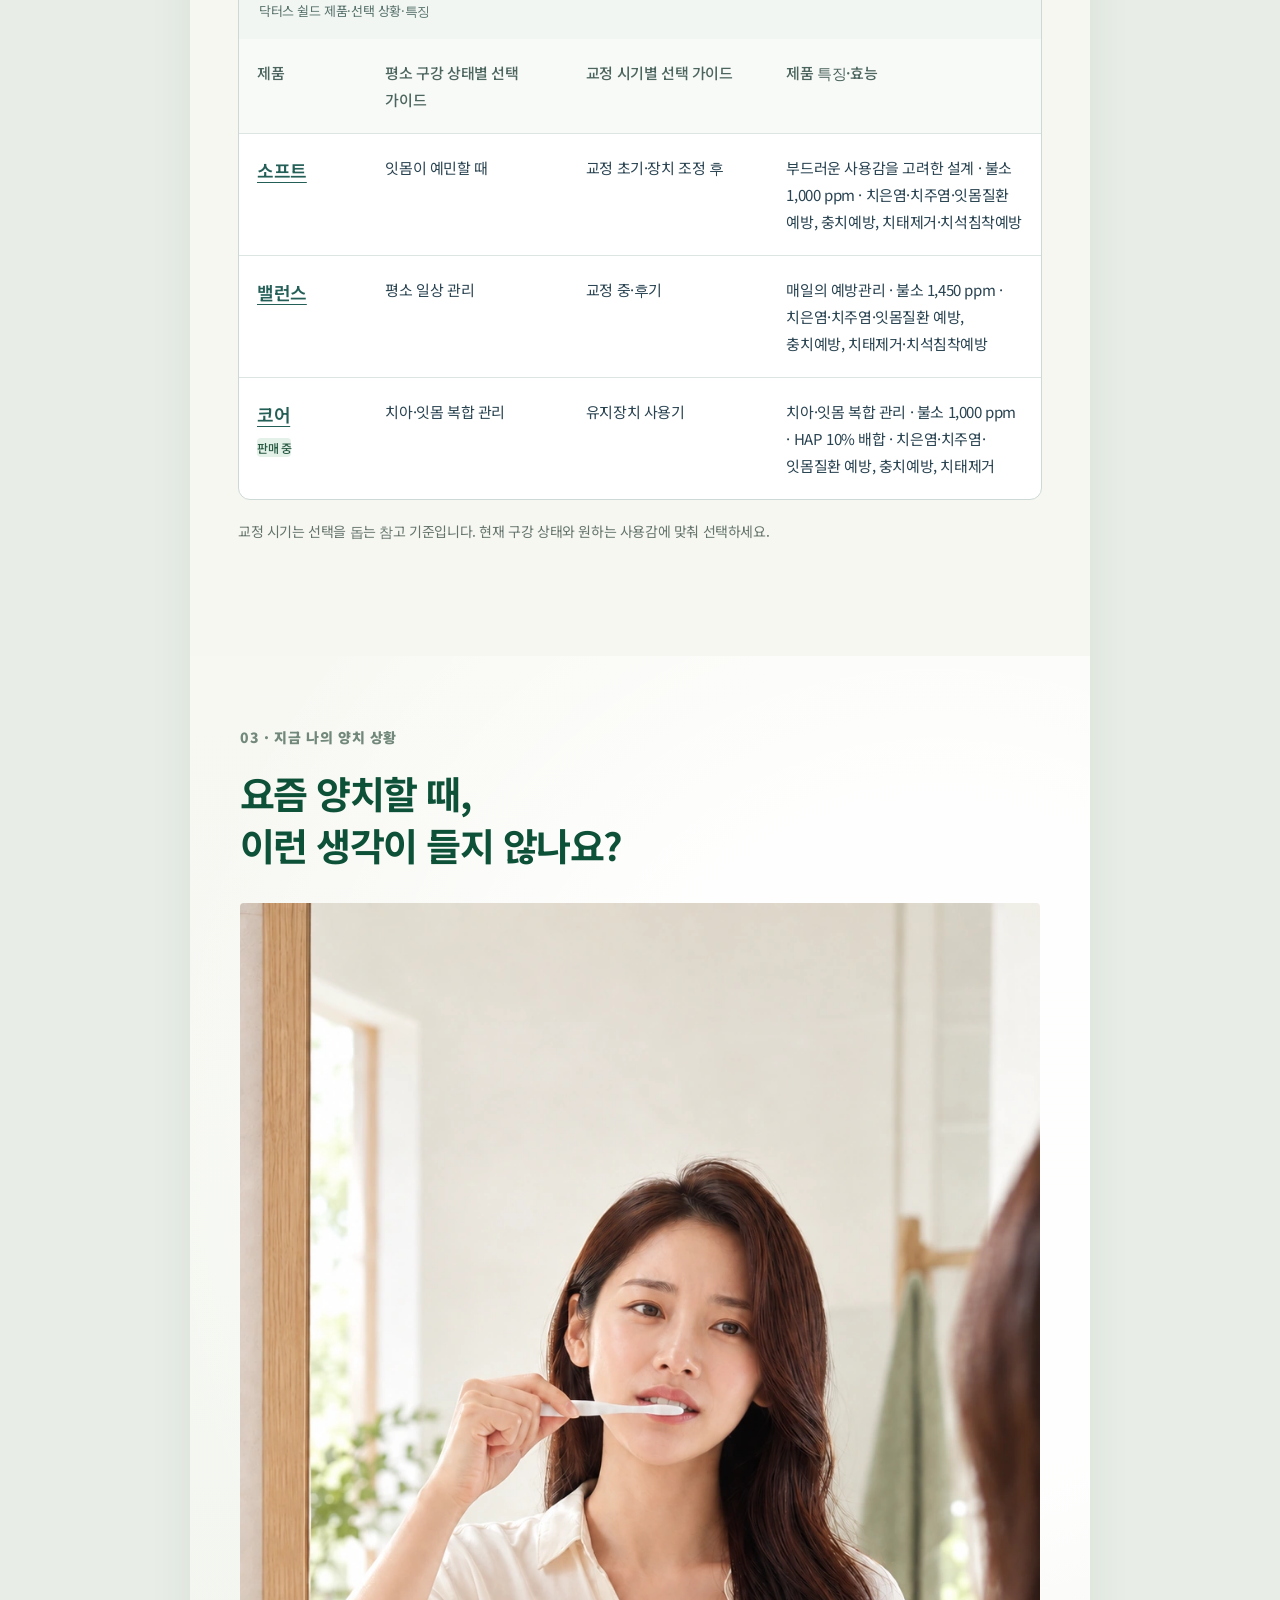
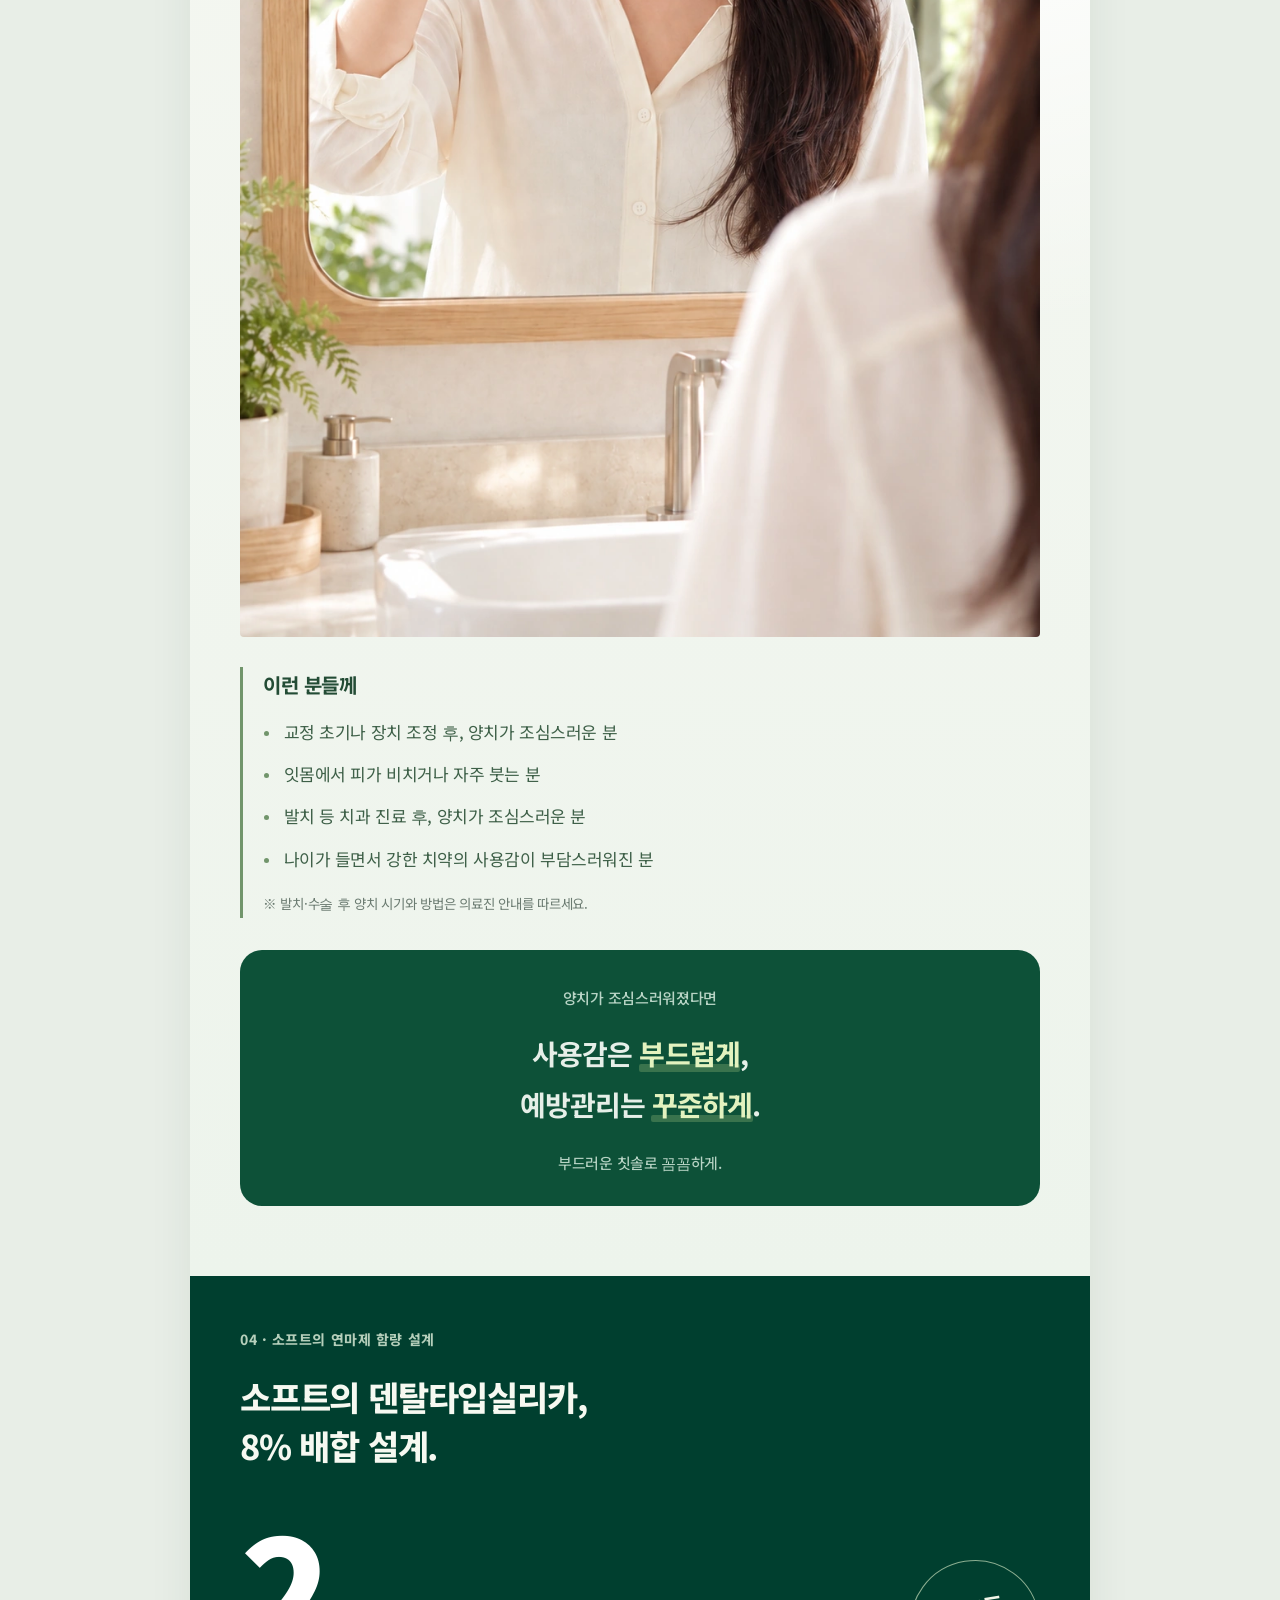
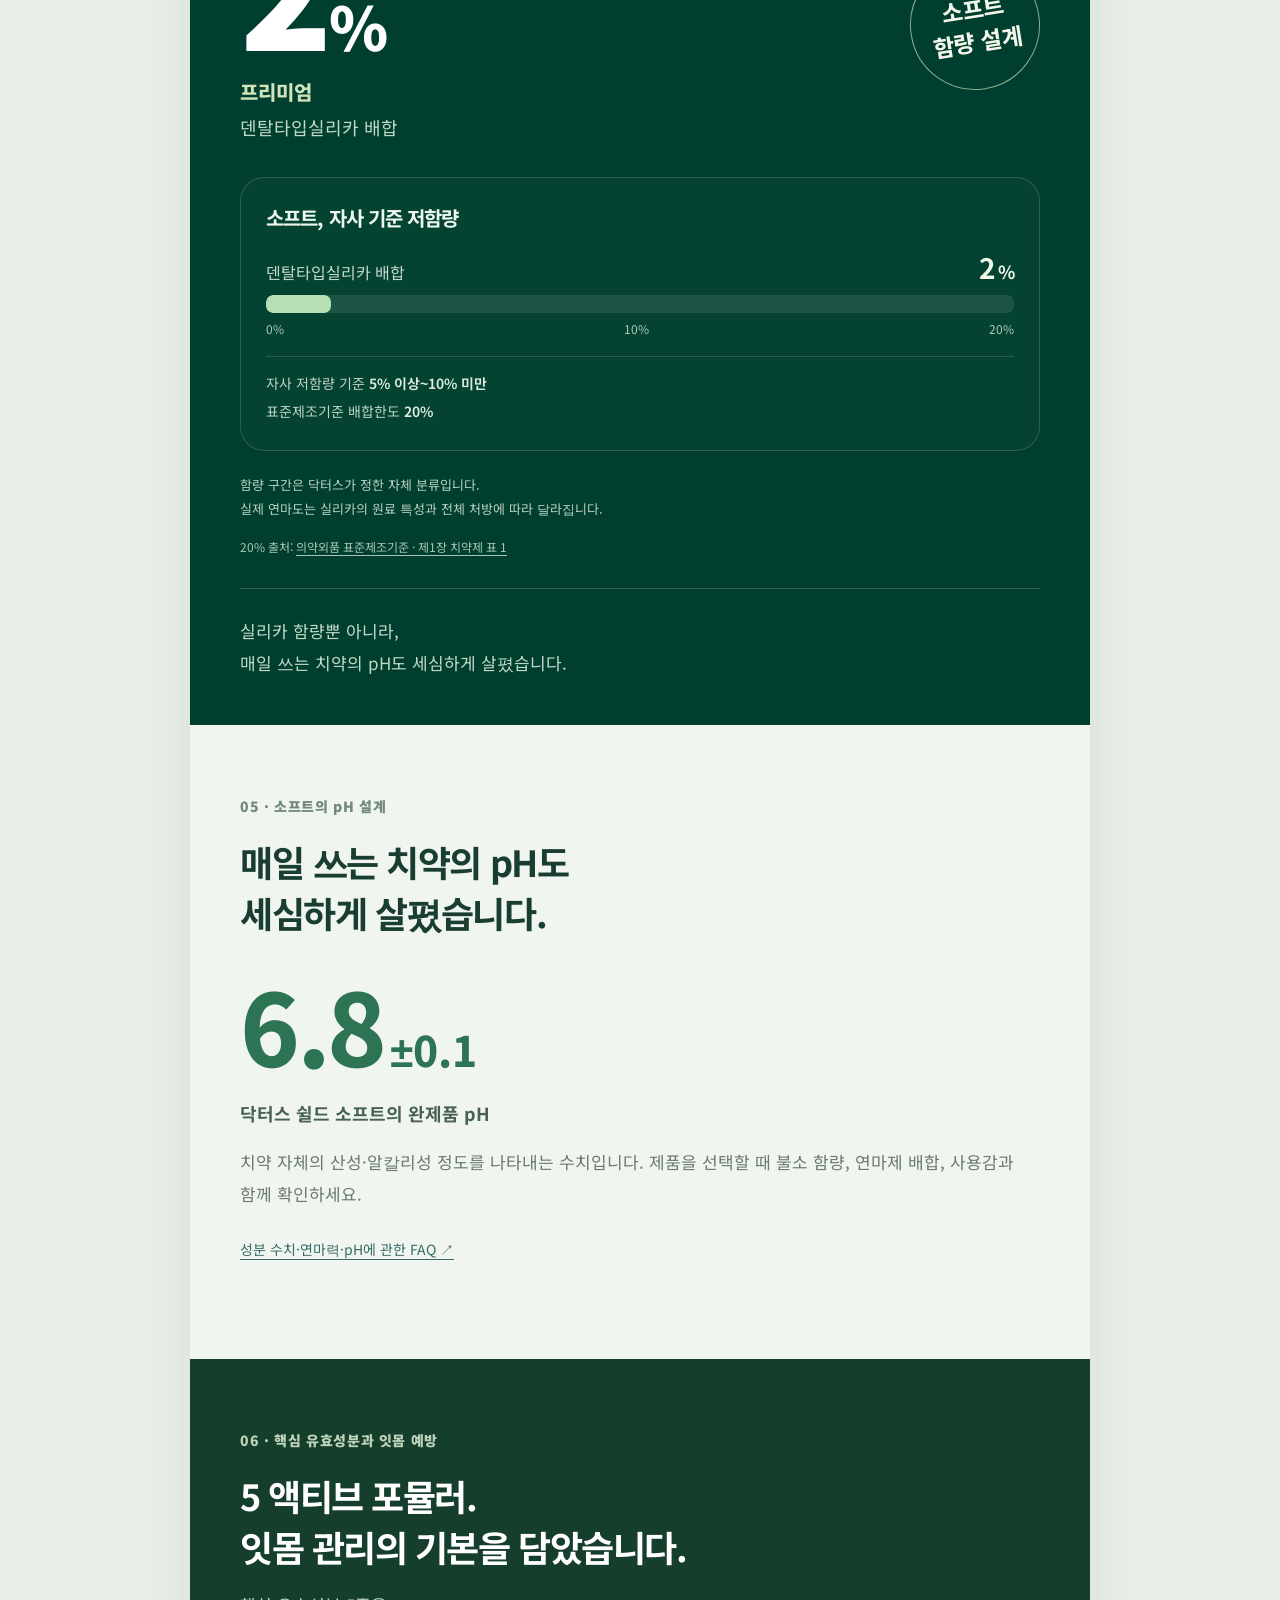
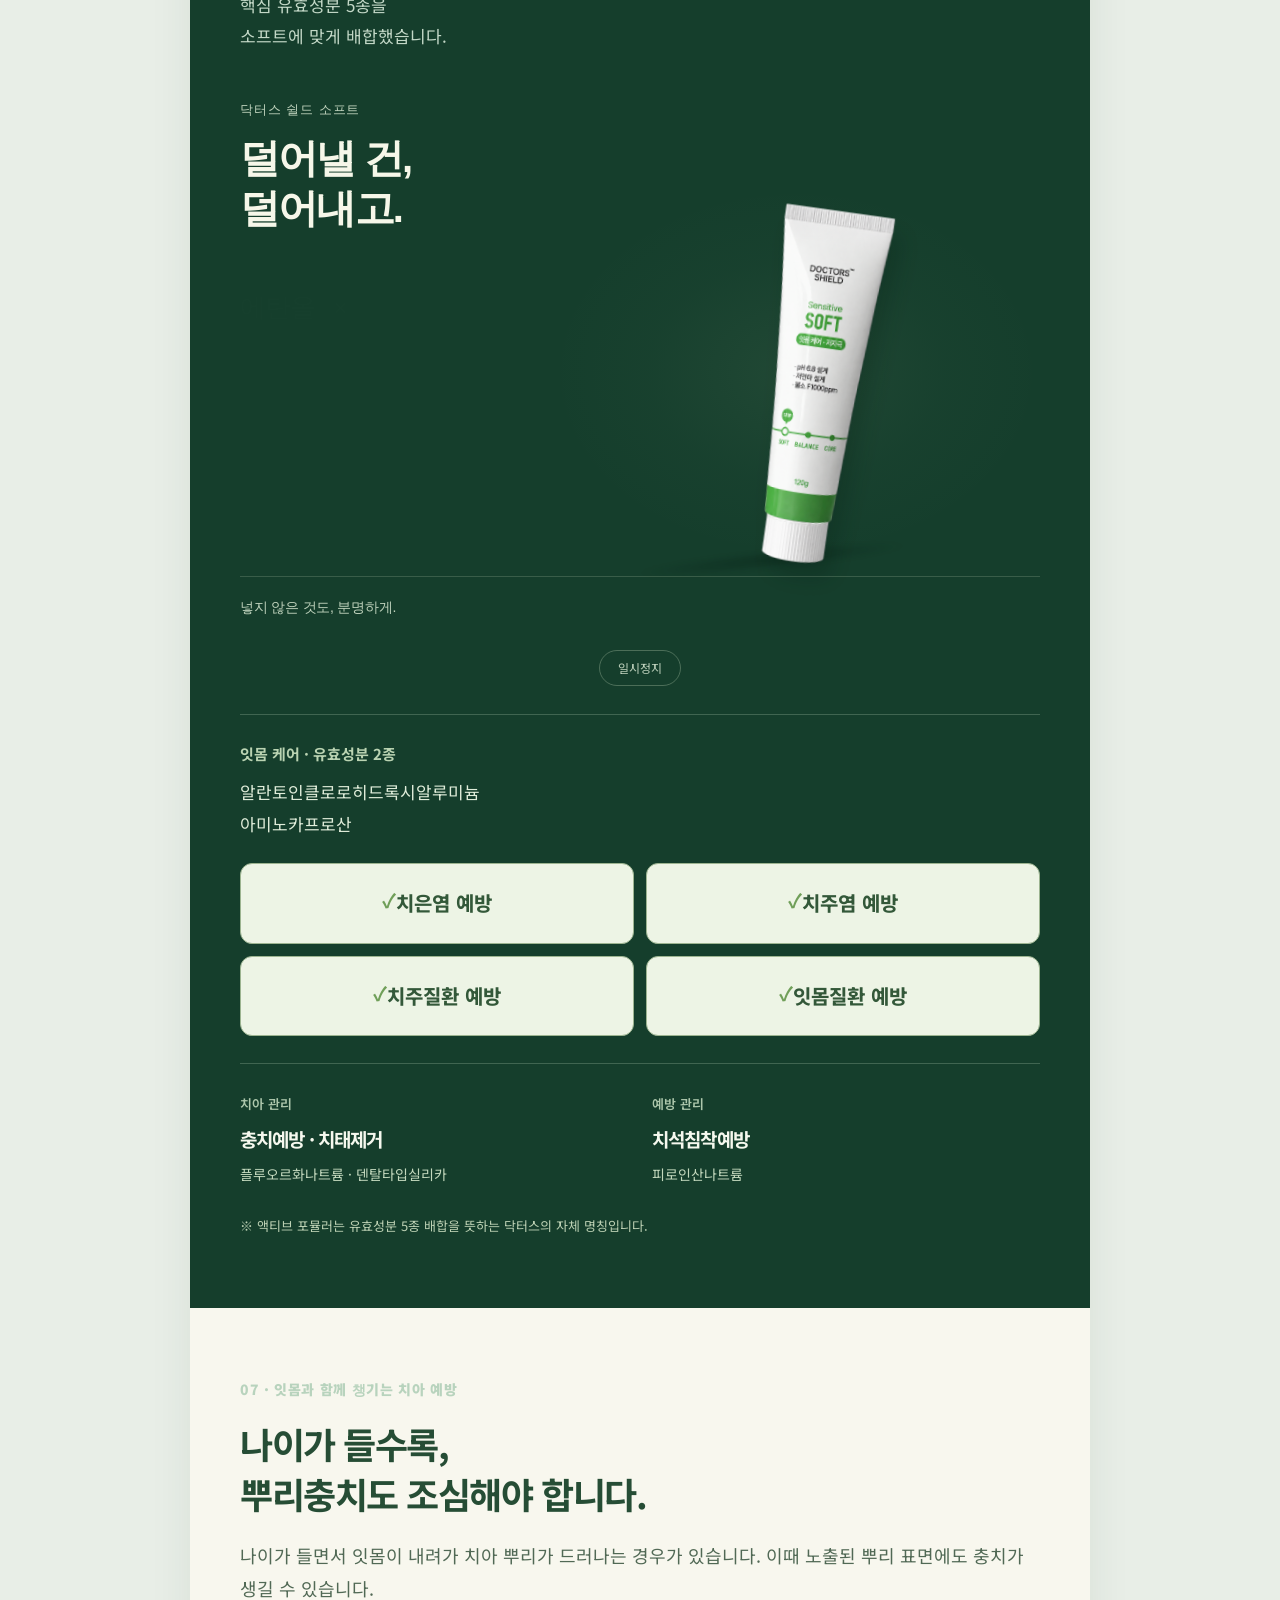
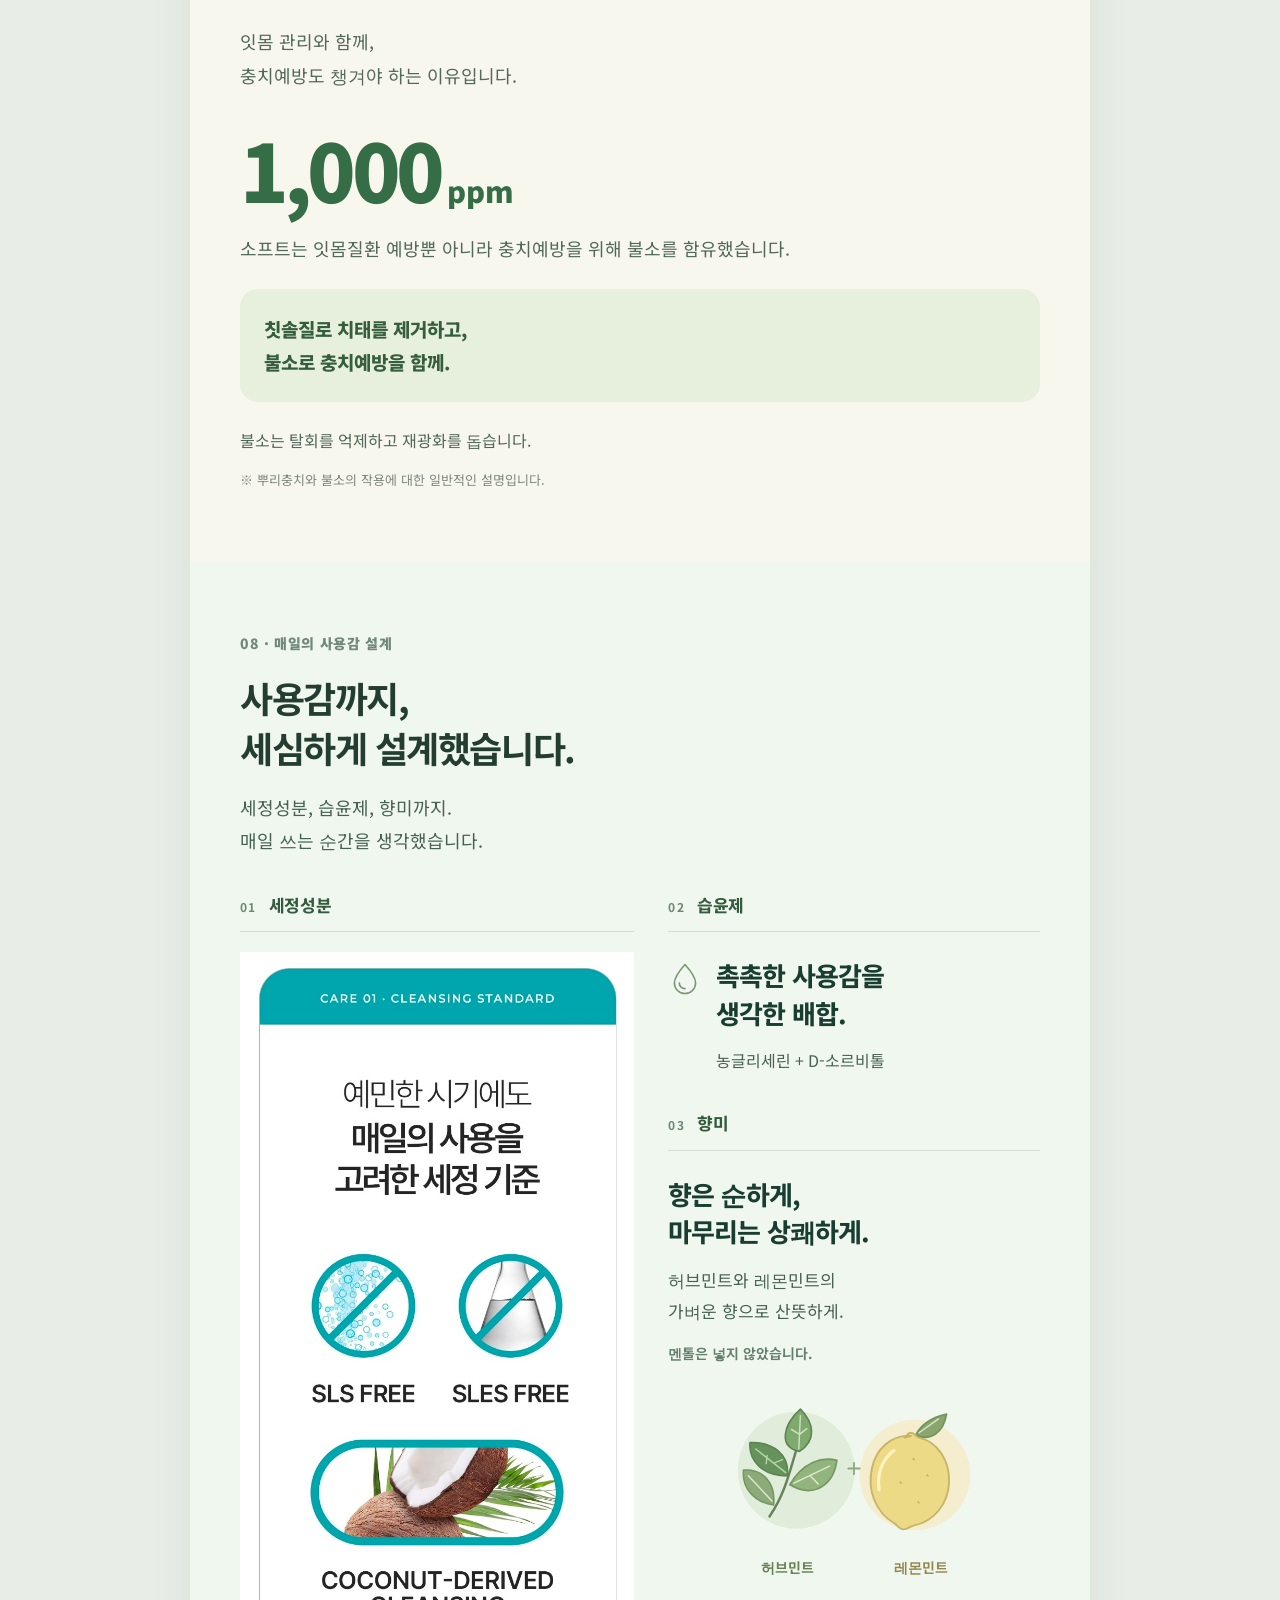
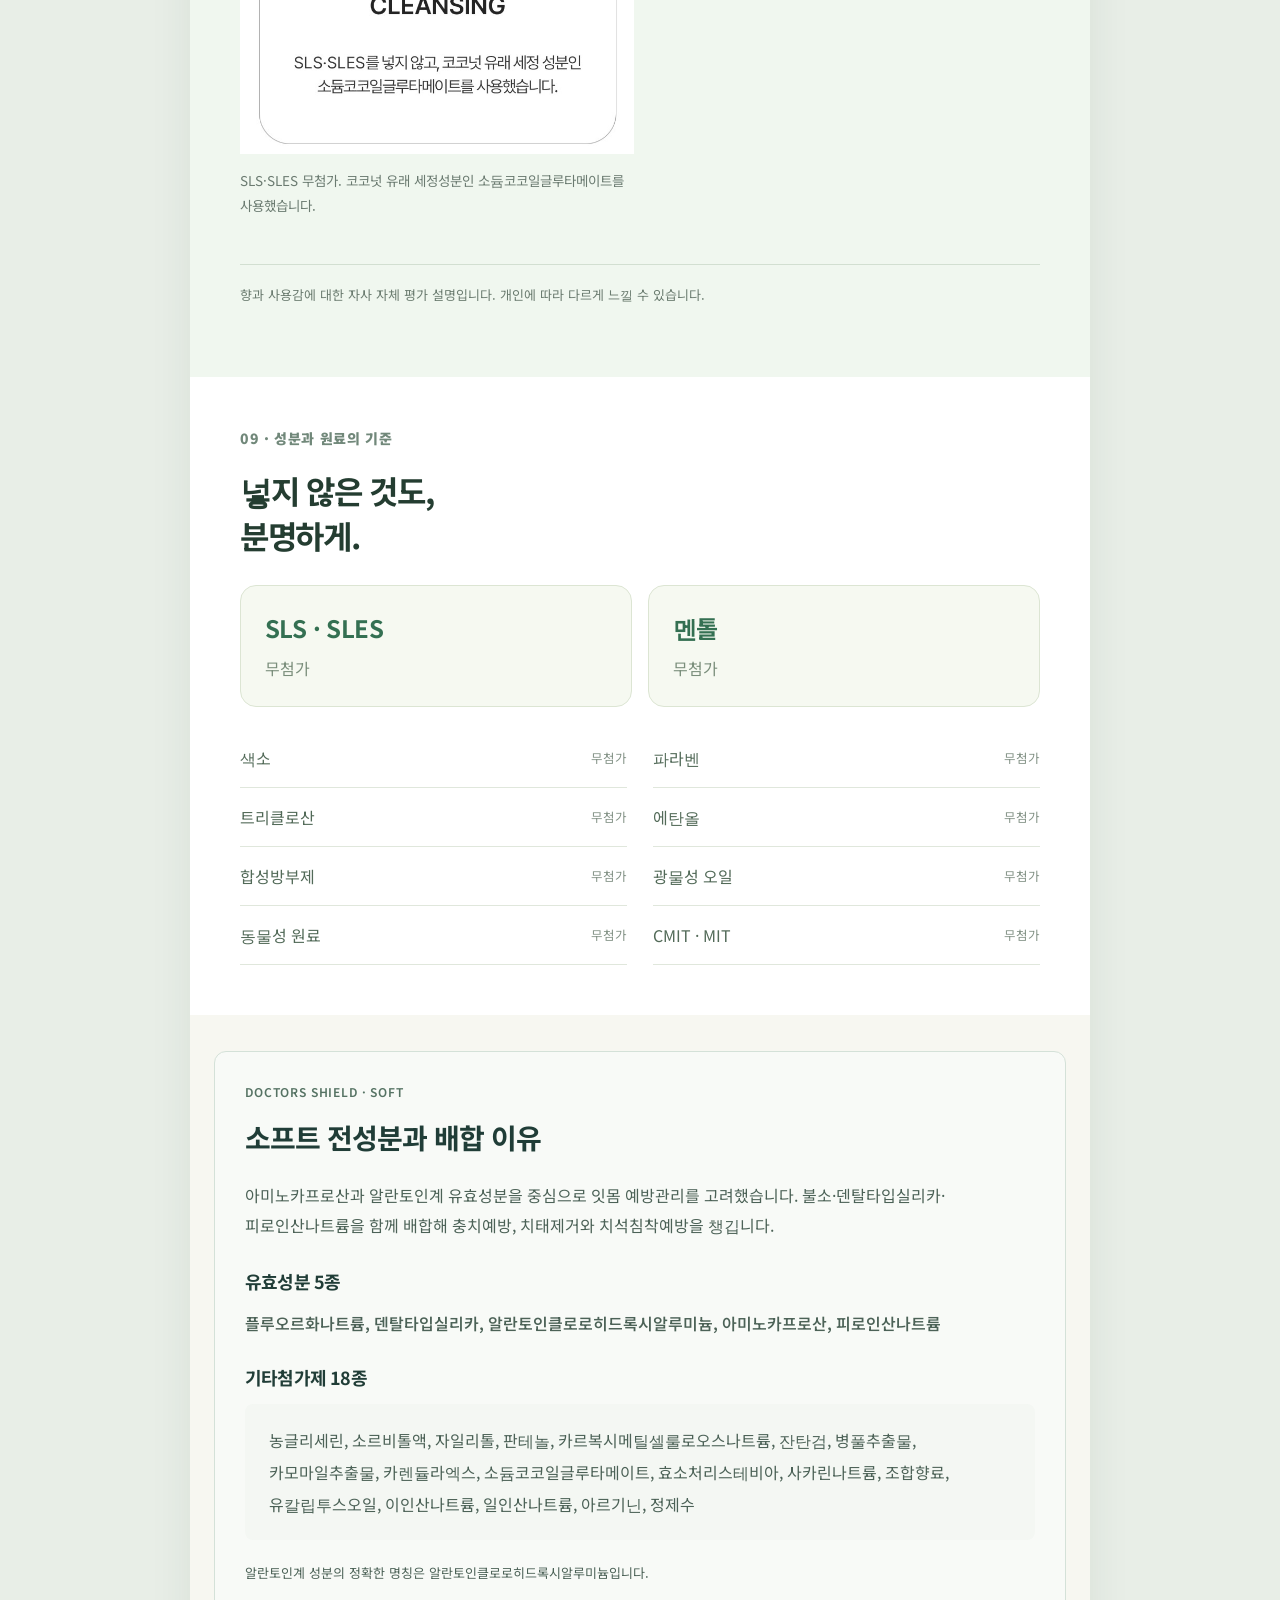
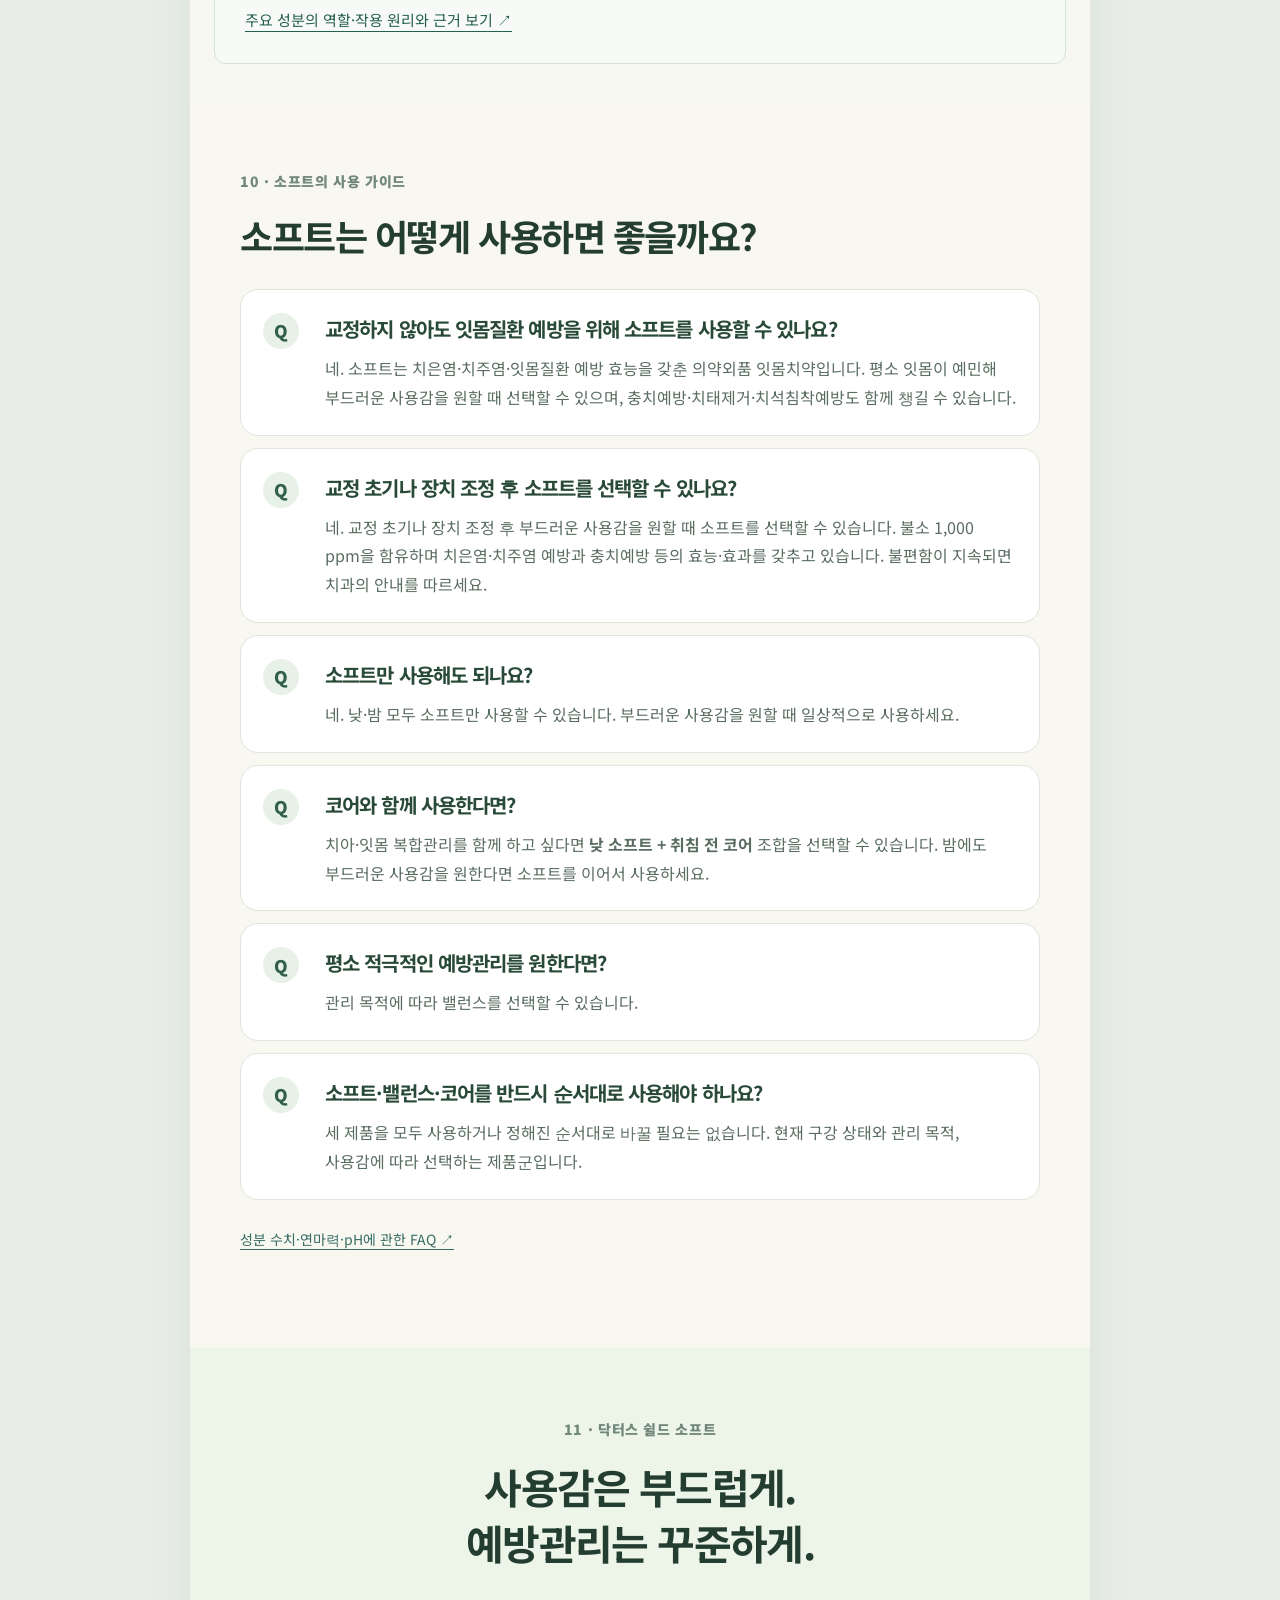
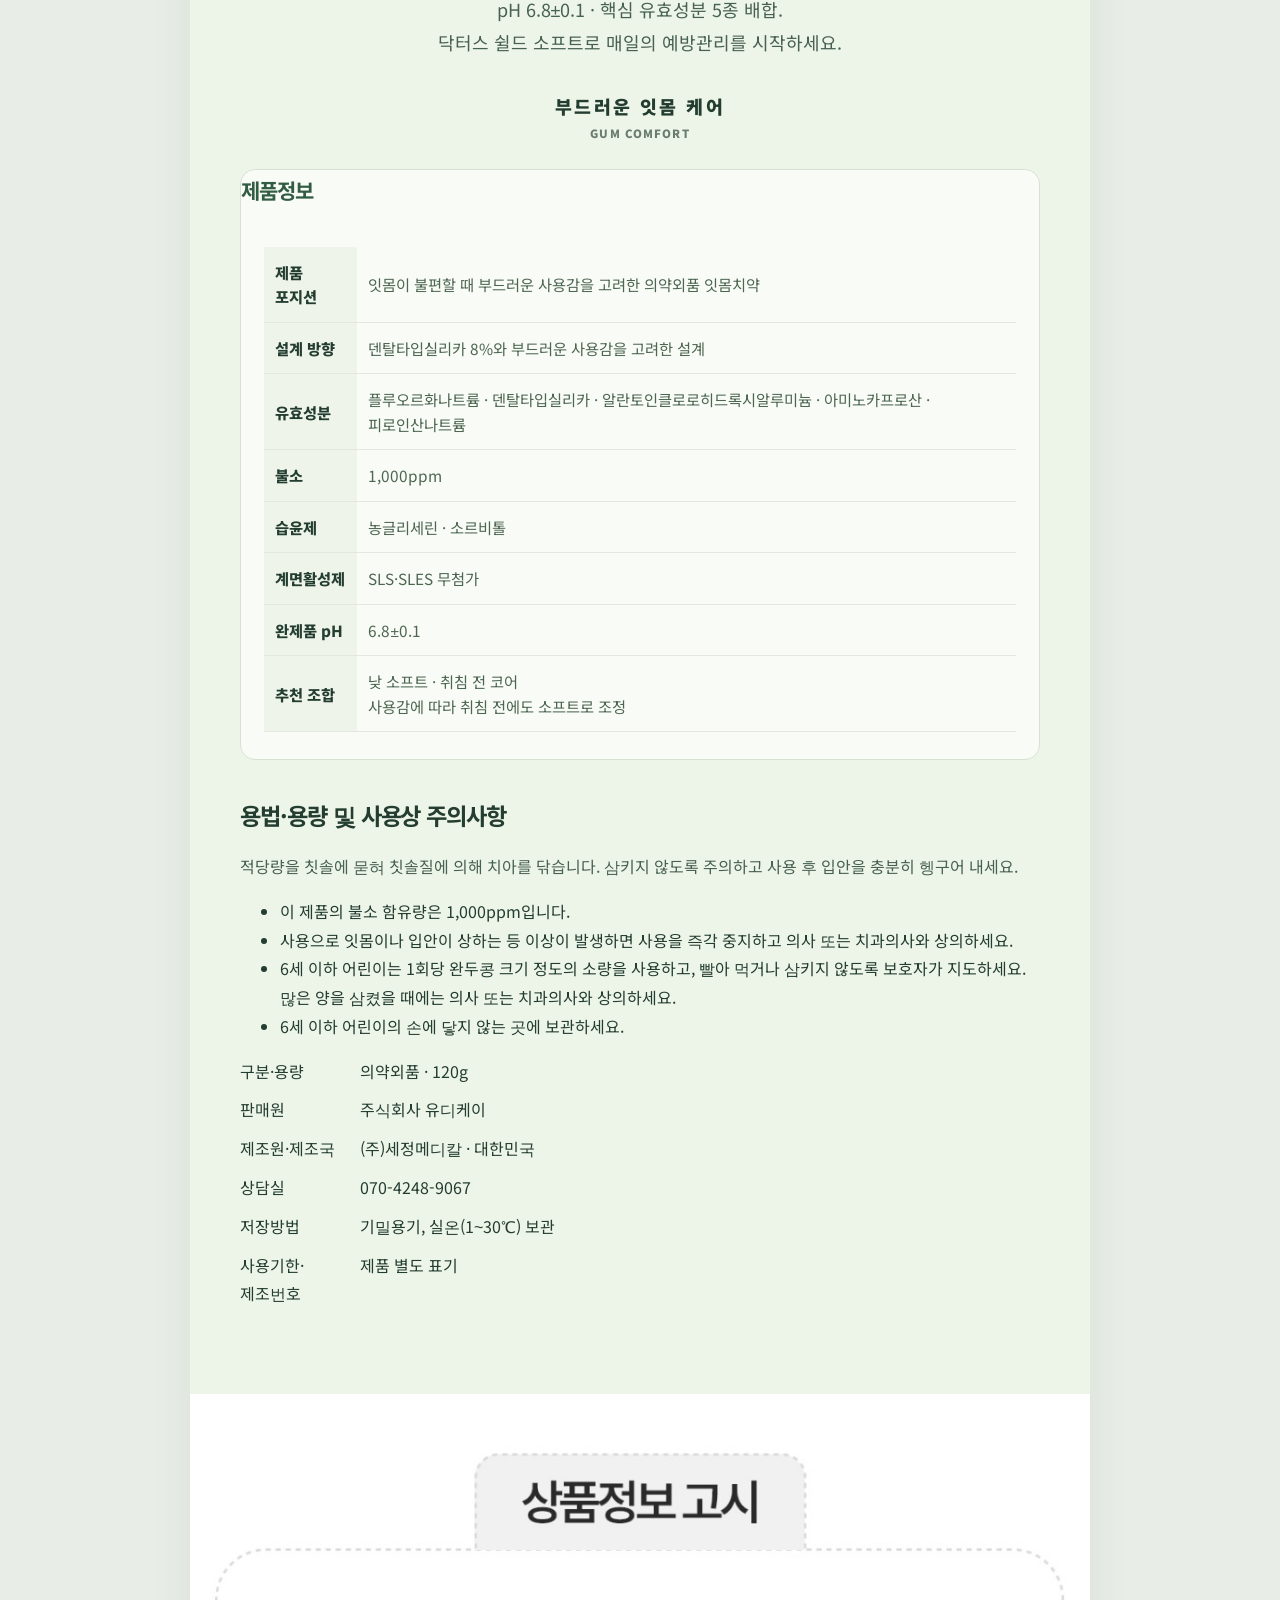
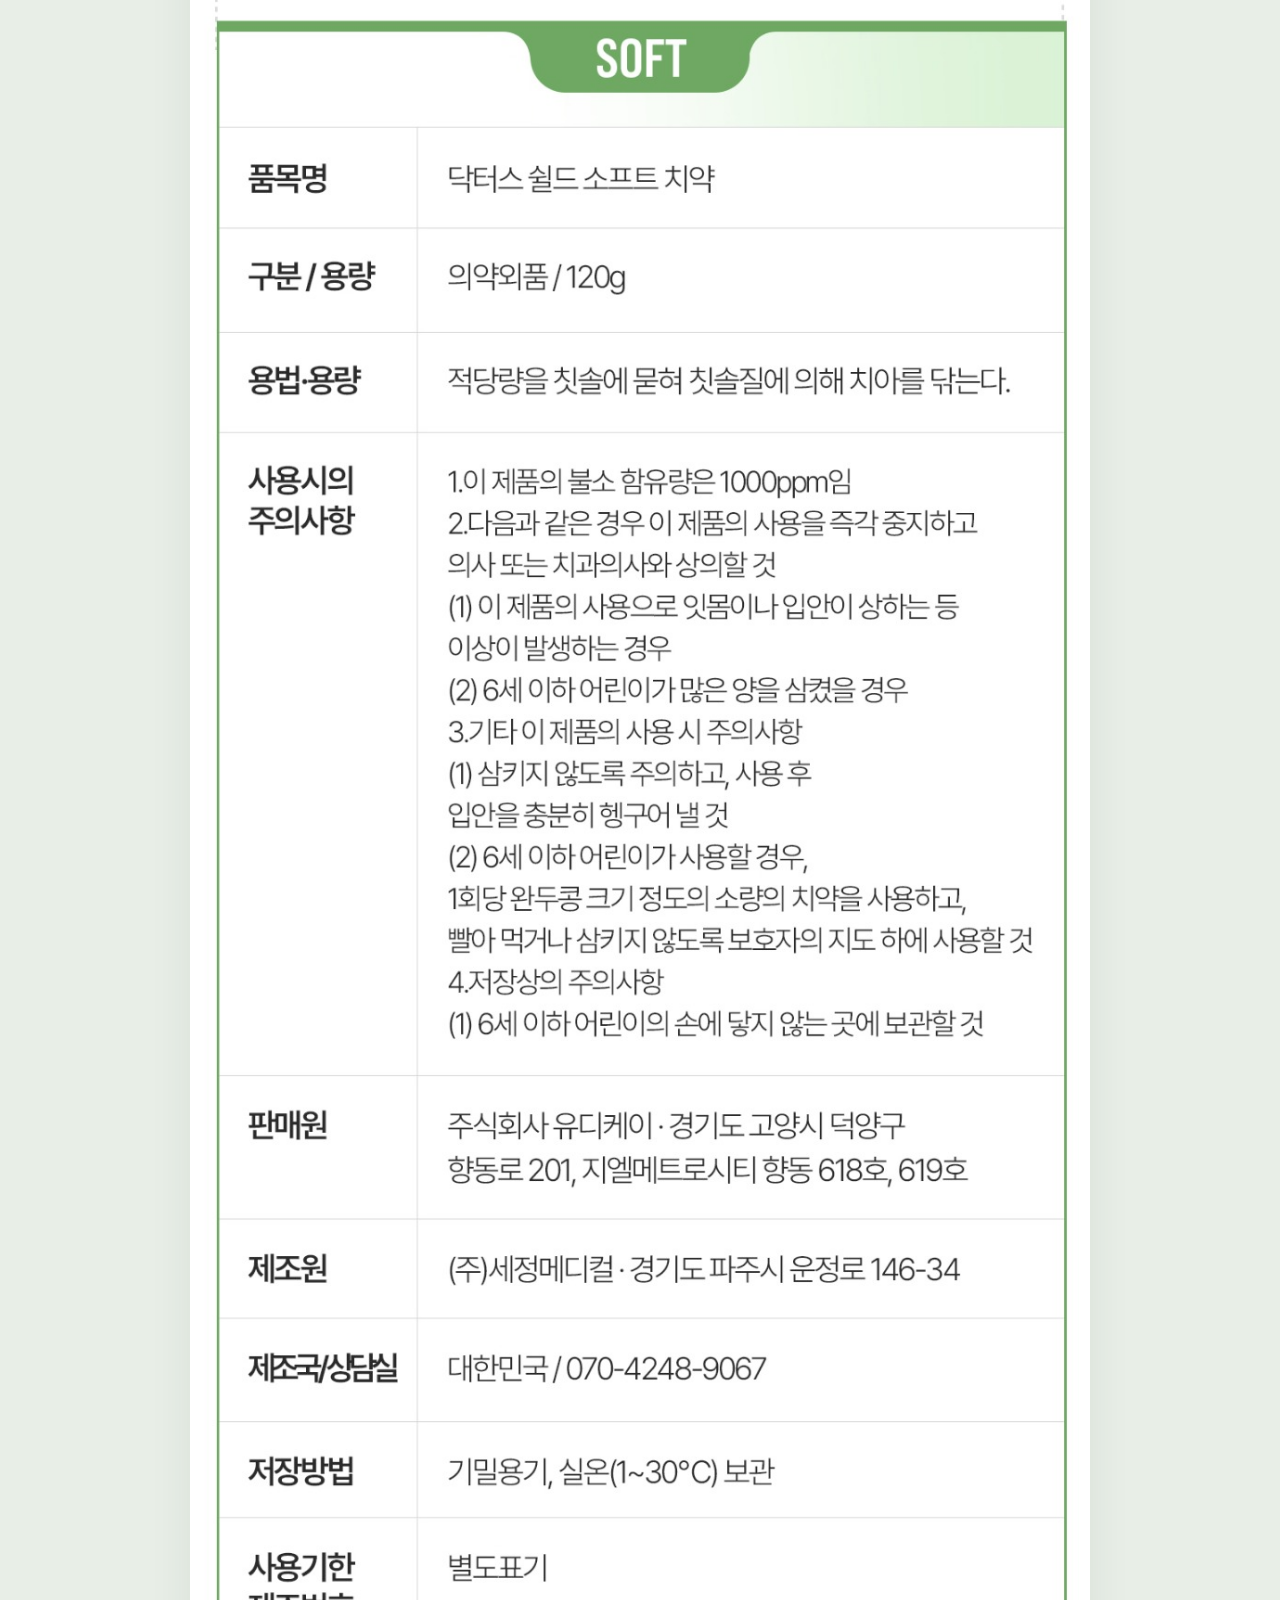
<file: soft.html>
<!DOCTYPE html>
<html lang="ko">
<head>
<meta charset="utf-8"><meta content="width=device-width,initial-scale=1" name="viewport">
<title>닥터스 쉴드 소프트 잇몸치약 | 부드러운 사용감·치은염·치주염 예방</title>
<meta name="description" content="잇몸이 예민해 부드러운 사용감을 원할 때 선택하는 닥터스 쉴드 소프트. 치은염·치주염·잇몸질환 예방, 불소 1,000 ppm과 유효성분을 확인하세요. 교정 초기·장치 조정 후에도 선택할 수 있습니다. 전성분과 제품별 배합 이유도 함께 안내합니다.">
<style>
:root{--ink:#193e31;--body:#476152;--muted:#6b7c70;--line:#dce6dd;--mint:#eaf4ec;--soft:#2d7454;--balance:#315b86;--core:#8b693b;--dark:#153d2d;--cream:#f8f6ed}
*{box-sizing:border-box}body{margin:0;background:#e6ece7;color:var(--ink);font-family:"Pretendard","Noto Sans KR","Noto Sans CJK KR","Apple SD Gothic Neo","Malgun Gothic",sans-serif;line-height:1.6;word-break:keep-all;overflow-wrap:anywhere}button{font:inherit;cursor:pointer}a{color:inherit}h1,h2,h3,p{margin:0}h1,h2,h3{letter-spacing:-.045em}h1{font-size:59.333333px;line-height:1.18}h2{font-size:44.333333px;line-height:1.25}h3{font-size:23.333333px;line-height:1.35}p{font-size:19.333333px;color:var(--body)}.page,.review{width:min(100%,860px);margin:auto}.page{background:#fff;box-shadow:0 20px 60px #204b3310}.review{padding:14px 24px;display:flex;gap:14px;align-items:center;justify-content:space-between;background:#dce6de;font-size:15.333333px}.review button{font-size:15.333333px;background:transparent;border:1px solid #8ca591;border-radius:30px;padding:7px 12px;color:var(--ink);white-space:nowrap}.review strong{font-size:15.333333px}.review button:focus-visible,summary:focus-visible{outline:3px solid #488768;outline-offset:4px}.scene{padding:76px 52px;position:relative}.eyebrow{font-size:15.333333px;font-weight:800;letter-spacing:.11em;color:#66826f;margin-bottom:17px}.sub{font-size:20.333333px;margin-top:17px}.fine{font-size:15.333333px;line-height:1.75;color:var(--muted)}.center{text-align:center}.soft-ink{color:var(--soft)}.balance-ink{color:var(--balance)}.core-ink{color:var(--core)}.svg-defs{position:absolute;width:0;height:0;overflow:hidden}.icon{width:48px;height:48px;display:block;fill:none;stroke:currentColor;stroke-width:2.2;stroke-linecap:round;stroke-linejoin:round}.icon-sm{width:25px;height:25px}.hero{background:radial-gradient(ellipse at 50% 47%,#fdfefa 5%,#e1efe2 58%,#edf5ec 90%);padding-top:55px;text-align:center;overflow:hidden}.hero .eyebrow{letter-spacing:.13em}.hero .strap{font-size:18.333333px;margin-bottom:17px}.hero h1{position:relative;z-index:1}.hero .lead{font-size:19.333333px;margin-top:19px}.hero-stage{height:360px;position:relative;display:flex;align-items:center;justify-content:center;margin:23px 0 0}.halo{width:310px;height:310px;border-radius:50%;background:#cee2ce;position:absolute;box-shadow:0 0 0 30px #dcebd670,0 0 0 60px #e7f0de40}.stage-caption{font-size:15.333333px;color:#7c8979;margin-bottom:28px}.tube{--tone:#619678;--light:#e9f4e9;width:128px;height:275px;position:relative;border:1px solid #d0dfd2;border-radius:7px 7px 19px 19px;background:linear-gradient(90deg,#e6eee4,#fff 35%,#f3f8ee 70%,#dce9da);display:flex;flex-direction:column;align-items:center;padding-top:42px;box-shadow:10px 18px 26px #244c351b;z-index:1;color:var(--tone)}.tube.soft{--tone:#377052;--light:#dcebdd}.tube.balance{--tone:#476d98;--light:#e0e8f2}.tube.core{--tone:#9c7849;--light:#eee3cd}.tube .seam{position:absolute;top:7px;left:9px;right:9px;height:6px;background:repeating-linear-gradient(90deg,#bbcabc66 0 1px,transparent 1px 3px)}.tube-brand{color:#435e4b;letter-spacing:.08em;font-size:13.333333px;font-weight:800;line-height:1.35;text-align:center}.tube>b{font-size:27.333333px;margin-top:28px;letter-spacing:.06em}.tube-rule{height:33px;background:var(--light);width:100%;margin-top:15px;border-top:1px solid #c6d8c933;border-bottom:1px solid #c6d8c933}.cap{position:absolute;bottom:-13px;left:17%;width:66%;height:28px;border:1px solid #bdcdbc;border-radius:3px 3px 9px 9px;background:linear-gradient(90deg,#c5d7c3,#f1f5e9,#d0dfca)}.hero .tube{transform:rotate(8deg)}.hero-tag{position:absolute;z-index:2;background:#ffffffec;border:1px solid #d4e4d5;border-radius:50%;width:107px;height:107px;display:flex;flex-direction:column;align-items:center;justify-content:center;box-shadow:0 10px 23px #38563b0a;line-height:1.4;font-weight:800;font-size:19.333333px;top:73px;left:calc(50% - 210px);transform:rotate(-6deg)}.hero-tag small{font-size:15.333333px;color:#55755d;font-weight:500;margin-top:4px}.hero-chip{position:absolute;bottom:46px;right:calc(50% - 215px);background:#fffefa;padding:12px 17px;border-radius:16px;font-size:17.333333px;font-weight:700;z-index:2;transform:rotate(5deg);box-shadow:0 8px 22px #38563b0a}.hero-points{display:grid;grid-template-columns:repeat(3,minmax(0,1fr));border-top:1px solid #bfd1c0;padding-top:25px;gap:15px}.hero-point{display:flex;flex-direction:column;align-items:center;gap:9px;font-size:17.333333px;font-weight:800}.hero-point:not(:last-child){border-right:1px solid #c6d7c6}.hero-point .icon{width:34px;height:34px}.moment{padding:42px 52px;background:#fffdf7}.moment-title{font-size:18.333333px;font-weight:800;text-align:center;margin-bottom:22px}.moment-list{display:flex;justify-content:center;gap:12px;flex-wrap:wrap}.moment-list span{font-size:17.333333px;padding:10px 15px;border-radius:28px;background:#f2f3e9;color:#576a52}.proof{background:var(--dark);color:#fff}.proof .eyebrow{color:#b2d4bb}.proof h2{color:white}.metric-layout{display:flex;align-items:center;justify-content:space-between;gap:24px;margin:26px 0 30px}.metric-number{font-size:152.333333px;font-weight:900;letter-spacing:-.07em;line-height:1.02}.metric-number small{font-size:60.333333px;margin-left:7px;letter-spacing:-.04em}.metric-label{font-size:18.333333px;color:#c1dac6;margin-top:10px}.design-seal{width:130px;height:130px;border-radius:50%;border:1px solid #8bae91;display:flex;align-items:center;justify-content:center;text-align:center;font-size:23.333333px;font-weight:800;transform:rotate(-9deg);flex-shrink:0;line-height:1.4}.bars{padding:27px 29px;background:#ffffff09;border:1px solid #ffffff24;border-radius:21px}.bars h3{font-size:18.333333px;letter-spacing:-.02em;margin-bottom:21px;color:#d5e5d8}.bar{display:grid;grid-template-columns:90px 1fr 40px;align-items:center;gap:15px;margin-top:15px;font-size:17.333333px}.bar .track{height:22px;background:#ffffff12;border-radius:22px}.bar .fill{height:100%;border-radius:22px;background:#aed6b4}.bar.soft .fill{width:53.333333%}.bar.balance .fill{width:100%;background:#5c8269}.bar span{font-weight:800}.proof .fine{color:#c3d8c9;margin-top:20px}.comfort{background:#f0f7ef}.comfort-grid{display:grid;grid-template-columns:repeat(3,minmax(0,1fr));gap:15px;margin-top:33px}.comfort-card{background:#fff;border-radius:22px;padding:29px 20px;border:1px solid #d7e5d6;text-align:center}.icon-disc{width:95px;height:95px;display:grid;place-items:center;background:#e7f2e3;border-radius:50%;color:#4b7b55;margin:0 auto 25px}.icon-disc .icon{width:50px;height:50px}.comfort-card h3{font-size:25.333333px}.comfort-card p{font-size:16.333333px;line-height:1.6;margin-top:14px}.comfort-card .word{display:block;font-size:16.333333px;color:#759177;font-weight:500;margin-top:6px}.prevention{background:#fff}.care-pair{display:grid;grid-template-columns:1fr 1fr;gap:20px;margin-top:35px}.care-feature{border:1px solid #dbe6db;border-radius:26px;padding:30px;background:#f4f8f0;text-align:center}.care-feature .icon{height:95px;width:95px;margin:0 auto 22px;color:#487e52}.care-feature h3{font-size:28.333333px}.care-feature p{font-size:16.333333px;margin-top:12px}.care-feature:nth-child(2){background:#f0f6f3}.care-feature:nth-child(2) .icon{color:#538078}.fluoride-badge{font-size:48.333333px;font-weight:900;letter-spacing:-.055em;margin-top:17px;line-height:1}.fluoride-badge small{font-size:17.333333px;letter-spacing:0;margin-left:5px}.active-badge{font-size:20.333333px;font-weight:800;margin-top:20px;line-height:1.3}.care-additional{display:grid;grid-template-columns:1fr 1fr;gap:20px;margin-top:17px}.care-additional div{padding:16px;display:flex;align-items:center;justify-content:center;gap:12px;border:1px solid #e2e9de;border-radius:16px;font-size:18.333333px;font-weight:700}.care-additional .icon{width:30px;height:30px;color:#5e8764}.comparison{background:#f8f7f0}.compare-grid{display:grid;grid-template-columns:repeat(3,minmax(0,1fr));gap:15px;margin-top:34px}.choice-card{--color:var(--soft);background:#fff;border:1px solid #dce2d9;border-top:4px solid var(--color);border-radius:21px;padding:26px 18px;text-align:center;min-width:0}.choice-card.balance{--color:var(--balance)}.choice-card.core{--color:var(--core)}.choice-card .name{font-size:19.333333px;color:var(--color);font-weight:900;letter-spacing:.02em}.choice-card .for{font-size:18.333333px;font-weight:700;line-height:1.6;margin-top:15px}.choice-card .feature{font-size:32.333333px;line-height:1.35;font-weight:900;letter-spacing:-.04em;margin-top:25px;color:var(--color);min-height:83px}.choice-card .feature small{font-size:18.333333px;letter-spacing:0}.choice-card .caption{font-size:15.333333px;color:#6e7b6a;margin-top:17px}.routine{background:#fffdf7}.routine h2 .night-ink{color:var(--core)}.routine-grid{display:grid;grid-template-columns:repeat(3,minmax(0,1fr));gap:15px;margin-top:34px}.routine-card{background:#fff;border:1px solid #e1e2d6;border-radius:23px;overflow:hidden;padding:22px 14px 24px}.routine-card h3{text-align:center;font-size:19.333333px;min-height:51px;margin-bottom:18px}.pair{display:grid;grid-template-columns:1fr 17px 1fr;align-items:center}.pair-product{display:flex;flex-direction:column;align-items:center;gap:12px;min-width:0}.time{display:flex;align-items:center;gap:5px;font-size:15.333333px;color:#78816b}.time .icon{width:20px;height:20px}.tube.mini{width:52px;height:118px;padding-top:25px;border-radius:4px 4px 8px 8px;box-shadow:5px 8px 12px #344f3610;margin:0 0 6px}.tube.mini .seam{left:4px;right:4px;top:4px;height:3px}.tube.mini .tube-brand{font-size:6.333333px;line-height:1.4;letter-spacing:.01em}.tube.mini>b{font-size:11.333333px;letter-spacing:0;margin-top:10px}.tube.mini .tube-rule{height:14px;margin-top:7px}.tube.mini .cap{height:13px;bottom:-5px;border-radius:2px 2px 4px 4px}.pair-product>strong{font-size:15.333333px;letter-spacing:-.015em}.pair-plus{font-size:21.333333px;color:#9da691;text-align:center}.routine .fine{margin-top:20px}.routine-exception{border-radius:16px;background:#edf3e8;margin-top:25px;padding:19px 22px;display:flex;gap:15px;align-items:center}.routine-exception .icon{width:32px;height:32px;flex-shrink:0}.routine-exception p{font-size:17.333333px;color:#405f40}.transition{background:#183f2d;color:#fff}.transition .eyebrow{color:#b2d3b5}.transition p{color:#cfdfcc}.switch-row{display:grid;grid-template-columns:1fr 38px 1fr;align-items:center;gap:18px;margin-top:33px}.switch-from{display:grid;gap:10px}.switch-from span{display:block;border:1px solid #ffffff40;border-radius:13px;padding:12px 18px;text-align:center;font-size:18.333333px;font-weight:800;color:#dfebda;background:#ffffff05}.switch-row>.icon{width:38px;height:38px;color:#c4dcc4}.switch-to{background:#e6f2de;border-radius:22px;color:#2c6245;padding:25px 10px;text-align:center}.switch-to .tube{margin:0 auto 19px}.switch-to strong{font-size:27.333333px;letter-spacing:.02em}.switch-to p{color:#567552;font-size:16.333333px;margin-top:5px}.return-note{font-size:17.333333px;margin-top:24px;color:#c8dcc6}.patent{margin-top:34px;border-top:1px solid #ffffff2e;padding-top:21px;font-size:15.333333px;color:#c4d6c3}.patent b{display:block;font-size:15.333333px;letter-spacing:.12em;margin-bottom:6px}.closing{background:#edf4e8;text-align:center}.closing h2{font-size:45.333333px}.closing p{font-size:18.333333px;margin-top:20px}.closing .wordmark{font-size:18.333333px;font-weight:900;letter-spacing:.13em;margin-top:32px}.details{margin-top:27px;border:1px solid #d8e2d3;border-radius:15px;background:#ffffffa8;text-align:left;overflow:hidden}.details summary{padding:16px 20px;font-size:16.333333px;font-weight:750;cursor:pointer;display:flex;align-items:center;justify-content:space-between;gap:15px;list-style:none;color:#405f45}.details summary::-webkit-details-marker{display:none}.details summary::after{content:'+';font-size:24.333333px;line-height:1;font-weight:400}.details[open] summary::after{content:'−'}.details[open] summary{border-bottom:1px solid #e2e9dd}.copy{padding:23px 23px 27px;text-align:left}.copy p{font-size:17.333333px;line-height:1.85;margin-bottom:15px}.copy p:last-child{margin-bottom:0}.copy h3{font-size:21.333333px;margin:5px 0 14px}.copy .small,.copy .footnote{font-size:15.333333px;margin-top:16px;line-height:1.75;color:#6e806d}.copy .grid{display:grid;grid-template-columns:1fr 1fr;gap:13px}.copy .full{grid-column:1/-1}.copy .card{padding:19px;border:1px solid #dbe5d5;border-radius:13px;background:#fff}.copy .role{font-size:15.333333px;color:#658160;display:block;margin-bottom:10px}.copy .active-name{font-size:18.333333px;line-height:1.75}.copy .table-wrap{overflow:auto}.copy table{width:100%;border-collapse:collapse;font-size:15.333333px}.copy th,.copy td{padding:13px 11px;border-bottom:1px solid #e2e8df;text-align:left}.copy th{font-weight:800;background:#eef4e9}.copy td{color:#4d6650}.copy .spec-table{min-width:520px}.copy a{text-decoration:underline;text-underline-offset:3px}.copy ul{padding-left:20px;font-size:16.333333px;color:#476152}.copy li{margin:8px 0}.mini-flow{display:grid;grid-template-columns:repeat(4,minmax(0,1fr));gap:10px;margin:18px 0}.mini-flow span{border:1px solid #d6e1d1;background:#f1f6ec;border-radius:10px;padding:13px 8px;text-align:center;font-size:15.333333px;font-weight:700}.key-soft{color:var(--soft)!important;font-weight:800}.key-balance{color:var(--balance)!important;font-weight:800}.key-core{color:var(--core)!important;font-weight:800}.ph-target{font-size:23.333333px;font-weight:900;color:#476b46;margin:15px 0}.plan-note{display:none;background:#fff8dc;border:1px solid #e5d698;color:#675831;padding:28px;font-size:15.333333px;line-height:1.8}.show-notes .plan-note{display:block}.plan-note h2{font-size:24.333333px;margin-bottom:16px}.plan-note p{font-size:16.333333px;color:#675831;margin-bottom:14px}.plan-note ol{padding-left:20px}.plan-note li{margin:12px 0}.end{text-align:center;font-size:15.333333px;padding:20px;color:#73806e;background:#e2eadd}.mobile-break{display:none}
@media(max-width:640px){.review{padding:12px 17px}.review strong{font-size:14.333333px}.review button{font-size:14.333333px;padding:7px 10px}.scene{padding:52px 23px}h1{font-size:40.333333px}h2{font-size:32.333333px}h3{font-size:22.333333px}.eyebrow{font-size:15.333333px;margin-bottom:14px}.sub{font-size:18.333333px}.hero{padding-top:43px}.hero .strap{font-size:17.333333px}.hero-stage{height:307px;margin-top:23px}.hero-stage>.tube{width:111px;height:239px;padding-top:35px}.hero-stage>.tube>b{font-size:24.333333px;margin-top:20px}.hero-stage .halo{width:243px;height:243px;box-shadow:0 0 0 25px #dcebd650,0 0 0 50px #e7f0de30}.hero-tag{width:86px;height:86px;font-size:17.333333px;left:calc(50% - 157px);top:64px}.hero-tag small{font-size:14.333333px}.hero-chip{right:calc(50% - 158px);bottom:42px;padding:10px 12px;font-size:15.333333px}.hero .lead{font-size:17.333333px;margin-top:16px}.stage-caption{font-size:14.333333px;margin-bottom:24px}.hero-points{gap:7px;padding-top:22px}.hero-point{font-size:15.333333px;line-height:1.45;gap:8px}.hero-point .icon{width:31px;height:31px}.moment{padding:29px 20px}.moment-title{font-size:17.333333px;margin-bottom:17px}.moment-list{gap:7px}.moment-list span{font-size:15.333333px;padding:8px 11px}.metric-layout{gap:12px}.metric-number{font-size:124.333333px}.metric-number small{font-size:49.333333px}.metric-label{font-size:16.333333px}.design-seal{width:103px;height:103px;font-size:19.333333px}.bars{padding:20px 19px}.bars h3{font-size:16.333333px;margin-bottom:16px}.bar{grid-template-columns:75px 1fr 31px;gap:9px;font-size:15.333333px}.bar .track{height:18px}.comfort-grid{grid-template-columns:1fr;gap:13px;margin-top:27px}.comfort-card{display:grid;grid-template-columns:83px 1fr;gap:4px 19px;text-align:left;padding:22px 21px;align-items:center}.icon-disc{width:75px;height:75px;margin:0;grid-row:1/3}.icon-disc .icon{width:41px;height:41px}.comfort-card h3{font-size:25.333333px}.comfort-card .word{font-size:15.333333px;margin-top:3px}.comfort-card p{font-size:15.333333px;margin-top:5px;grid-column:2}.care-pair{gap:12px;margin-top:28px}.care-feature{padding:22px 10px;border-radius:20px}.care-feature .icon{width:68px;height:68px;margin-bottom:18px}.care-feature h3{font-size:22.333333px}.care-feature p{font-size:15.333333px;margin-top:10px}.active-badge{font-size:17.333333px;margin-top:20px}.fluoride-badge{font-size:34.333333px;margin-top:18px}.fluoride-badge small{font-size:15.333333px;margin-left:3px}.care-additional{gap:12px;margin-top:12px}.care-additional div{padding:14px 7px;gap:7px;font-size:15.333333px}.care-additional .icon{width:25px;height:25px}.compare-grid{grid-template-columns:1fr;gap:12px;margin-top:28px}.choice-card{display:grid;grid-template-columns:1fr 1fr;align-items:center;text-align:left;padding:21px 23px;border-top:1px solid #dce2d9;border-left:4px solid var(--color);gap:7px 16px}.choice-card .name{font-size:18.333333px}.choice-card .for{font-size:16.333333px;margin:0;grid-column:1}.choice-card .feature{font-size:28.333333px;min-height:0;grid-column:2;grid-row:1/3;margin:0;justify-self:start}.choice-card .feature small{font-size:17.333333px}.choice-card .caption{font-size:15.333333px;grid-column:1/-1;border-top:1px solid #e9ede3;padding-top:11px;margin-top:5px}.routine-grid{grid-template-columns:1fr;gap:15px;margin-top:28px}.routine-card{padding:21px 22px 24px}.routine-card h3{font-size:21.333333px;min-height:0;margin-bottom:21px}.pair{grid-template-columns:1fr 27px 1fr}.pair-product{gap:9px}.pair-product>strong{font-size:18.333333px}.pair .tube.mini{width:58px;height:128px;padding-top:26px}.pair .tube.mini .tube-brand{font-size:7.333333px}.pair .tube.mini>b{font-size:12.333333px}.time{font-size:16.333333px;gap:6px;margin-bottom:3px}.time .icon{width:24px;height:24px}.routine-exception{padding:19px 18px;gap:10px}.routine-exception p{font-size:16.333333px}.routine-exception .icon{width:27px;height:27px}.switch-row{grid-template-columns:1fr 29px 1fr;gap:11px;margin-top:28px}.switch-row>.icon{width:28px;height:28px}.switch-from span{font-size:16.333333px;padding:12px 8px}.switch-to{padding:21px 5px;border-radius:19px}.switch-to strong{font-size:24.333333px}.switch-to p{font-size:15.333333px}.return-note{font-size:16.333333px}.closing h2{font-size:34.333333px}.closing p{font-size:17.333333px}.details{margin-top:24px}.details summary{font-size:15.333333px;padding:15px 17px}.copy{padding:20px 17px}.copy .grid{grid-template-columns:1fr}.copy .full{grid-column:auto}.copy .active-name{font-size:17.333333px}.copy p{font-size:16.333333px}.copy table{font-size:15.333333px}.copy th,.copy td{padding:12px 9px}.mini-flow{grid-template-columns:1fr 1fr}.plan-note{padding:25px 23px}.plan-note h2{font-size:23.333333px}.mobile-break{display:block}}
@media(max-width:355px){h1{font-size:36.333333px}.scene{padding-left:19px;padding-right:19px}.metric-number{font-size:106.333333px}.design-seal{width:89px;height:89px;font-size:17.333333px}.hero-tag{left:calc(50% - 143px)}.hero-chip{right:calc(50% - 143px)}.comfort-card{grid-template-columns:69px 1fr;gap:4px 13px;padding:20px 15px}.icon-disc{width:65px;height:65px}.choice-card{padding:19px 18px}.choice-card .feature{font-size:26.333333px}.hero-point{font-size:14.333333px}.care-feature h3{font-size:20.333333px}}
@media print{body{background:#fff}.review{display:none}.page{width:100%;box-shadow:none}.scene{break-inside:avoid;padding:38px}.details{break-inside:avoid}.hero-stage{height:300px}.end{display:none}*{-webkit-print-color-adjust:exact;print-color-adjust:exact}}
.premium-word{display:block;color:#d1e3b9;font-size:18.333333px;font-weight:800;margin-bottom:3px}.limit-bars h3{margin-bottom:24px}.limit-row+.limit-row{margin-top:24px}.limit-head{display:flex;justify-content:space-between;align-items:center;gap:14px;font-size:18.333333px;font-weight:800;margin-bottom:11px}.limit-head b{font-size:23.333333px;line-height:1.3;white-space:nowrap}.limit-head sup{font-size:14.333333px;margin-left:2px}.limit-track{height:22px;border-radius:22px;background:#ffffff12;overflow:hidden}.limit-fill{height:100%;border-radius:22px}.limit-row.standard .limit-fill{width:100%;background:#5c8269}.limit-row.soft .limit-fill{width:40%;background:#aed6b4}.limit-row.soft .limit-head{color:#d1f0d4}@media(max-width:640px){.premium-word{font-size:17.333333px}.limit-bars h3{font-size:17.333333px}.limit-head{font-size:17.333333px}.limit-head b{font-size:22.333333px}.limit-track{height:20px}.limit-row+.limit-row{margin-top:21px}}

.amount-figure{margin:32px 0 0;padding:25px 23px 12px;background:#ffffff07;border:1px solid #ffffff24;border-radius:22px}
.amount-figure figcaption{margin-bottom:20px}.amount-figure h3{color:#eef7ed;font-size:25.333333px;line-height:1.3}.amount-figure figcaption>span{display:block;color:#c0d6c5;font-size:16.333333px;margin-top:8px}
.amount-chart{display:block;width:100%;height:auto;overflow:visible}.proof .amount-note{margin-top:20px}.proof .amount-source{margin-top:10px}
.design-bridge{margin-top:35px;padding-top:30px;border-top:1px solid #ffffff2e}.design-bridge p{color:#bfd6c5;font-size:18.333333px;margin-bottom:12px}.design-bridge h3{color:#fff;font-size:30.333333px;line-height:1.45}
.five-label{display:inline-block;background:#dfeeda;border-radius:30px;padding:8px 16px;margin-top:22px;font-size:17.333333px;font-weight:800;color:#3d6b49}.five-grid{display:grid;grid-template-columns:1fr 1fr;gap:17px;margin-top:30px}
.five-card{padding:26px 28px;background:#fff;border:1px solid #d7e5d6;border-radius:21px;min-width:0}.five-step{display:grid;place-items:center;width:36px;height:36px;flex-shrink:0;background:#e8f2e3;border-radius:50%;font-size:16.333333px;font-weight:800;color:#527956}.five-top{display:flex;align-items:center;justify-content:space-between;margin-bottom:18px}.five-top .icon{width:41px;height:41px;color:#63875d}.five-card h3{font-size:26.333333px;line-height:1.35}.five-card p{font-size:18.333333px;line-height:1.65;margin-top:10px}.five-main{grid-column:1/-1;display:flex;gap:23px;align-items:center}.five-copy{flex:1;min-width:0}.five-main h3{font-size:26.333333px}.five-main p{margin-top:7px;font-size:17.333333px}.five-amount{font-size:68.333333px;line-height:1;letter-spacing:-.05em;color:#2f6849}.five-amount small{font-size:29.333333px;letter-spacing:0;margin-left:3px}.five-summary{text-align:center;font-size:20.333333px;line-height:1.75;margin-top:29px;color:#46684a}.five-summary b{font-weight:800}
@media(max-width:640px){.amount-figure{padding:23px 12px 10px;margin-top:27px}.amount-figure figcaption{padding:0 5px;margin-bottom:16px}.amount-figure h3{font-size:23.333333px}.amount-figure figcaption>span{font-size:15.333333px}.design-bridge{margin-top:29px;padding-top:26px}.design-bridge p{font-size:16.333333px}.design-bridge h3{font-size:26.333333px}.five-label{font-size:16.333333px;margin-top:20px}.five-grid{gap:12px;margin-top:24px}.five-card{padding:21px 18px;border-radius:18px}.five-step{width:30px;height:30px;font-size:15.333333px}.five-top{margin-bottom:16px}.five-top .icon{width:32px;height:32px}.five-card h3{font-size:21.333333px}.five-card p{font-size:16.333333px;margin-top:9px}.five-main{gap:15px;padding:23px 18px}.five-main h3{font-size:23.333333px}.five-main p{font-size:16.333333px}.five-amount{font-size:55.333333px}.five-amount small{font-size:24.333333px}.five-summary{font-size:18.333333px;margin-top:25px}}
@media(max-width:355px){.amount-figure{padding-left:8px;padding-right:8px}.five-card{padding:19px 15px}.five-card h3{font-size:20.333333px}.five-card p{font-size:15.333333px}.five-main{gap:11px}.five-main h3{font-size:22.333333px}.five-amount{font-size:49.333333px}}

.five-ph-value{display:block;font-size:44.333333px;font-weight:900;line-height:1.1;letter-spacing:-.04em;color:#2f6849}.five-ph-caption{display:block;font-size:15.333333px;line-height:1.5;margin-top:6px;color:#526e56}@media(max-width:640px){.five-ph-value{font-size:37.333333px}.five-ph-caption{font-size:15.333333px}}


.problem{background:#fffdf7}.problem h2{margin-bottom:28px}.symptom-grid{display:grid;grid-template-columns:1fr 1fr;gap:13px;margin-top:28px}.symptom{display:flex;align-items:center;gap:13px;padding:18px 19px;border:1px solid #e4e6dd;border-radius:17px;background:#fff;font-size:17.333333px;font-weight:700;color:#365646}.symptom::before{content:'✓';display:grid;place-items:center;width:27px;height:27px;border-radius:50%;background:#eaf3e5;color:#3c7455;font-weight:900;flex:0 0 auto}.logic{background:#edf5ec;text-align:center}.logic-chain{display:grid;grid-template-columns:1fr 34px 1fr 34px 1fr;align-items:center;gap:8px;margin:34px 0}.logic-node{padding:23px 12px;border-radius:20px;background:#fff;border:1px solid #d6e5d5;font-size:18.333333px;font-weight:800;line-height:1.5}.logic-arrow{font-size:29.333333px;color:#6f8f76}.logic-highlight{margin-top:24px;padding:24px;border-radius:20px;background:#173f2d;color:#fff;font-size:23.333333px;font-weight:800;line-height:1.55}.logic-highlight small{display:block;font-size:16.333333px;font-weight:500;color:#c9dbcc;margin-top:8px}.ph-scene{background:#f7faf5}.ph-scale{margin-top:34px;background:#fff;border:1px solid #dbe7d9;border-radius:22px;padding:27px}.ph-values{display:grid;grid-template-columns:repeat(3,1fr);gap:10px;align-items:end}.ph-item{text-align:center}.ph-item strong{display:block;font-size:43.333333px;line-height:1;color:#2f6849}.ph-item span{display:block;margin-top:8px;font-size:16.333333px;font-weight:800}.ph-item.balance strong{color:var(--balance)}.ph-item.core strong{color:var(--core)}.ph-line{height:7px;margin:24px 5px 9px;border-radius:7px;background:linear-gradient(90deg,#8abb98,#7897bd,#c5a46f)}.ph-note{font-size:15.333333px;color:#6c7c6c;text-align:center}.gum-logic{margin-top:32px;display:grid;grid-template-columns:repeat(4,1fr);gap:10px}.gum-logic span{padding:17px 9px;border-radius:14px;background:#f1f6ec;border:1px solid #dce8d9;text-align:center;font-size:15.333333px;font-weight:800}.fluoride-scene{background:#173f2d;color:#fff}.fluoride-scene .eyebrow{color:#b8d3bd}.fluoride-scene h2{color:#fff}.fluoride-scene p{color:#c8dbc9}.fluoride-number{font-size:93.333333px;font-weight:900;line-height:1;letter-spacing:-.06em;margin:28px 0 14px}.fluoride-number small{font-size:35.333333px;letter-spacing:0;margin-left:6px}.decay-flow{display:grid;grid-template-columns:repeat(4,1fr);gap:9px;margin-top:29px}.decay-flow span{padding:18px 9px;border:1px solid #ffffff2d;background:#ffffff08;border-radius:14px;text-align:center;font-size:15.333333px;font-weight:800;color:#edf5ee}.fluoride-callout{margin-top:24px;padding:22px;border-radius:18px;background:#e9f3e3;color:#315e43;font-size:20.333333px;font-weight:800;line-height:1.55}.comparison .brand-thesis{margin:24px 0 0;padding:18px 20px;border-left:4px solid #6f9275;background:#eef3e9;border-radius:0 14px 14px 0;font-size:18.333333px;font-weight:800;color:#385c43}.routine-focus{max-width:520px;margin:31px auto 0}.routine-focus .routine-card{padding:28px 24px}.routine-more{margin-top:18px;text-align:center;font-size:16.333333px;color:#6c7768}.hero .lead-why{font-size:19.333333px;font-weight:800;color:#315f46;margin-top:9px}
@media(max-width:640px){.symptom-grid{grid-template-columns:1fr}.symptom{font-size:16.333333px;padding:16px}.logic-chain{grid-template-columns:1fr;gap:9px}.logic-arrow{transform:rotate(90deg);font-size:24.333333px}.logic-highlight{font-size:20.333333px;padding:21px}.ph-scale{padding:22px 14px}.ph-item strong{font-size:35.333333px}.ph-item span{font-size:14.333333px}.gum-logic{grid-template-columns:1fr 1fr}.decay-flow{grid-template-columns:1fr 1fr}.fluoride-number{font-size:73.333333px}.fluoride-number small{font-size:29.333333px}.fluoride-callout{font-size:18.333333px}.hero .lead-why{font-size:17.333333px}}


.system-intro{background:linear-gradient(180deg,#f8faf5 0%,#eef4e9 100%);text-align:center;padding-top:58px;padding-bottom:58px}.system-intro h2{font-size:39.333333px}.system-intro .system-lead{max-width:650px;margin:16px auto 0;font-size:19.333333px}.system-grid{display:grid;grid-template-columns:repeat(3,minmax(0,1fr));gap:14px;margin-top:30px}.system-card{--color:var(--soft);background:#fff;border:1px solid #dce5d8;border-top:4px solid var(--color);border-radius:20px;padding:22px 14px 20px;text-align:center}.system-card.balance{--color:var(--balance)}.system-card.core{--color:var(--core)}.system-card .system-name{display:block;font-size:20.333333px;font-weight:900;color:var(--color);letter-spacing:.03em}.system-card .system-role{display:block;font-size:16.333333px;font-weight:700;line-height:1.55;margin-top:9px;color:#455e4c}.system-arrow{margin:27px auto 0;display:flex;align-items:center;justify-content:center;gap:9px;font-size:17.333333px;font-weight:800;color:#315e47}.system-arrow .icon{width:27px;height:27px}.system-note{font-size:15.333333px;color:#718071;margin-top:13px}.comparison .recall{font-size:17.333333px;color:#677667;margin-bottom:11px;font-weight:700}.comparison .brand-thesis{margin-top:20px}.
@media(max-width:640px){.system-intro{padding-top:43px;padding-bottom:43px}.system-intro h2{font-size:31.333333px}.system-intro .system-lead{font-size:17.333333px}.system-grid{gap:8px;margin-top:24px}.system-card{padding:18px 7px 17px;border-radius:16px}.system-card .system-name{font-size:17.333333px}.system-card .system-role{font-size:14.333333px}.system-arrow{font-size:16.333333px;margin-top:23px}.system-note{font-size:14.333333px}}

.formula-philosophy{background:#fffaf1}
.formula-kicker{margin-top:28px;padding:25px 27px;border:1px solid #e7dfcf;border-radius:22px;background:#fff}
.formula-kicker strong{display:block;font-size:29.333333px;line-height:1.4;color:#315f47;letter-spacing:-.04em}
.formula-kicker p{font-size:17.333333px;line-height:1.75;margin-top:10px;color:#5d675d}
.formula-flow{display:grid;grid-template-columns:repeat(3,minmax(0,1fr));gap:14px;margin-top:22px}
.formula-card{padding:24px 18px;border-radius:19px;background:#f5f4ea;border:1px solid #e4e2d6;text-align:center}
.formula-card .formula-no{display:grid;place-items:center;width:34px;height:34px;margin:0 auto 14px;border-radius:50%;background:#e3eddf;color:#4f7457;font-size:15.333333px;font-weight:900}
.formula-card h3{font-size:21.333333px;line-height:1.4}
.formula-card p{font-size:15.333333px;line-height:1.65;margin-top:9px;color:#677069}
.formula-principle{margin-top:25px;padding:22px 23px;border-left:4px solid #5f8a68;background:#eef5ea;border-radius:0 15px 15px 0}
.formula-principle p{font-size:19.333333px;line-height:1.75;color:#355846}
.formula-principle b{font-weight:900}
.formula-caution{font-size:14.333333px!important;line-height:1.7!important;color:#7a8179!important;margin-top:14px!important}
@media(max-width:640px){
 .formula-kicker{padding:22px 20px}
 .formula-kicker strong{font-size:24.333333px}
 .formula-kicker p{font-size:16.333333px}
 .formula-flow{grid-template-columns:1fr;gap:10px}
 .formula-card{display:grid;grid-template-columns:44px 1fr;text-align:left;gap:2px 12px;padding:18px 17px;align-items:center}
 .formula-card .formula-no{margin:0;grid-row:1/3}
 .formula-card h3{font-size:19.333333px}
 .formula-card p{font-size:15.333333px;margin-top:3px}
 .formula-principle{padding:19px 18px}
 .formula-principle p{font-size:17.333333px}
}




.new01,.new02,.new03{position:relative;overflow:hidden}
.new01{
  padding:72px 52px 64px;text-align:center;
  background:linear-gradient(180deg,#fbfaf4 0%,#f4f3eb 100%);
}
.new-kicker{
  font-size:15.333333px;font-weight:900;letter-spacing:.12em;
  color:#6f8777;margin-bottom:16px
}
.new01 h1{font-size:59.333333px;line-height:1.12;letter-spacing:-.06em}
.new01 .lead{max-width:660px;margin:18px auto 0;font-size:19.333333px;line-height:1.72;color:#576a61}
.new01-stage{
  margin-top:30px;min-height:510px;position:relative;
  display:flex;align-items:flex-end;justify-content:center;gap:16px
}
.new01-halo{
  position:absolute;left:50%;top:34px;transform:translateX(-50%);
  width:410px;height:410px;border-radius:50%;
  background:radial-gradient(circle,#dcebdb 0 30%,#eef5ea 31% 53%,transparent 54%)
}
.new01-card{
  --tone:#2d7454;--bg:#edf7ef;
  position:relative;z-index:1;width:220px;min-height:410px;
  padding:22px 18px 18px;border-radius:28px;
  border:1px solid #dbe4dc;background:var(--bg);
  box-shadow:0 14px 28px #203b2a0d;
  display:flex;flex-direction:column;align-items:center;justify-content:flex-end
}
.new01-card.balance{--tone:#315b86;--bg:#edf4fa;transform:translateY(26px) scale(.92)}
.new01-card.soft{
  --tone:#2d7454;--bg:linear-gradient(180deg,#fff 0%,#f4faf4 100%);
  min-height:455px;width:255px;border:2px solid #d2e7d7
}
.new01-card.core{--tone:#8b693b;--bg:#f6f0e7;transform:translateY(26px) scale(.92)}
.new01-badge{
  position:absolute;top:16px;padding:7px 10px;border-radius:999px;
  font-size:11.333333px;font-weight:900;letter-spacing:.08em;color:#fff;background:var(--tone)
}
.new01-card.balance .new01-badge{left:16px}
.new01-card.soft .new01-badge,.new01-card.core .new01-badge{right:16px}
.new01-img{height:250px;display:grid;place-items:center}
.new01-card.balance .new01-img img,.new01-card.core .new01-img img{
  max-height:225px;max-width:108px;filter:drop-shadow(10px 14px 14px #19394a18)
}
.new01-card.soft .new01-img img{
  max-height:285px;max-width:135px;filter:drop-shadow(15px 20px 18px #214a3423)
}
.new01-card h3{margin-top:6px;font-size:23.333333px;line-height:1.3;color:var(--tone)}
.new01-card p{font-size:15.333333px;line-height:1.55;margin-top:8px;color:#576a61}
.new01-bottom{
  margin-top:24px;padding:20px 22px;border-radius:20px;background:#173f2d;color:#e7f1e8
}
.new01-bottom b{display:block;font-size:29.333333px;line-height:1.25}
.new01-bottom span{display:block;font-size:15.333333px;line-height:1.65;color:#bdd0c1;margin-top:8px}


.new02{
  padding:70px 52px 62px;
  background:linear-gradient(180deg,#eff4f7 0%,#f7faf8 100%)
}
.new02-top{
  display:grid;grid-template-columns:1.05fr .95fr;gap:24px;align-items:center
}
.new02-copy h2{font-size:43.333333px;line-height:1.2;letter-spacing:-.055em}
.new02-copy>p{margin-top:17px;font-size:18.333333px;line-height:1.72;color:#53675d}
.new02-mini{margin-top:20px;display:flex;flex-wrap:wrap;gap:10px}
.new02-chip{
  padding:10px 13px;border-radius:999px;background:#fff;border:1px solid #dbe4dc;
  font-size:13.333333px;font-weight:800;color:#5f7368
}
.new02-visual{
  position:relative;min-height:455px;border-radius:28px;
  background:linear-gradient(180deg,#fbfaf5 0%,#f2f1e8 100%);
  border:1px solid #e2e8df
}
.new02-visual>img{
  position:absolute;left:50%;bottom:14px;transform:translateX(-50%) rotate(2.5deg);
  max-height:400px;filter:drop-shadow(18px 24px 18px #214a3422)
}
.new02-note{
  position:absolute;background:#fffefa;border:1px solid #dbe4db;border-radius:18px;
  box-shadow:0 10px 20px #2543310b;padding:14px 16px;font-weight:900
}
.new02-note.left{left:18px;top:70px;color:#2d7454}
.new02-note.right{right:18px;bottom:88px;color:#305f45}
.new02-note span{display:block;font-size:13.333333px;color:#6f7e74;font-weight:700;margin-top:4px}
.new02-points{
  margin-top:28px;display:grid;grid-template-columns:repeat(3,1fr);
  border-top:1px solid #cad8cb;padding-top:24px
}
.new02-points div{padding:0 10px;text-align:center}
.new02-points div+div{border-left:1px solid #cad8cb}
.new02-points b{display:block;font-size:29.333333px;line-height:1.15;color:#2d7454}
.new02-points span{display:block;font-size:14.333333px;color:#6e7c72;margin-top:6px}
.new02-bridge{
  margin-top:26px;padding:18px 20px;border-radius:18px;background:#fff;
  border:1px solid #dce5de;display:flex;justify-content:space-between;gap:16px;align-items:center
}
.new02-bridge b{font-size:20.333333px;color:#284536}
.new02-bridge span{font-size:15.333333px;color:#6f7c74}


.new03{padding:64px 52px;background:#fffdf7}
.new03 h2{font-size:43.333333px;line-height:1.23;letter-spacing:-.055em}
.new03 .sub{font-size:19.333333px;line-height:1.7;color:#576a61;margin-top:15px}
.new03-grid{
  display:grid;grid-template-columns:repeat(3,1fr);gap:12px;margin-top:28px
}
.new03-item{
  min-height:150px;padding:22px 18px;border:1px solid #e4e6dd;border-radius:20px;
  background:#fff;display:flex;flex-direction:column;justify-content:space-between
}
.new03-item::before{
  content:"✓";display:grid;place-items:center;width:28px;height:28px;border-radius:50%;
  background:#eaf3e5;color:#3c7455;font-weight:900;margin-bottom:15px
}
.new03-item b{font-size:19.333333px;line-height:1.45;color:#355442}
.new03-item span{font-size:14.333333px;line-height:1.6;color:#78857d;margin-top:8px}
.new03-foot{
  margin-top:20px;padding:17px 19px;border-radius:17px;background:#eef5ea;
  color:#355846;font-size:17.333333px;font-weight:800;line-height:1.6
}
.new03 .fine{margin-top:14px}


.new-flow-bridge{
  margin-top:22px;padding-top:22px;border-top:1px solid #dfe7dc;
  font-size:18.333333px;font-weight:800;color:#315e47;text-align:center
}

@media(max-width:640px){
  .new01,.new02,.new03{padding-left:23px;padding-right:23px}
  .new01{padding-top:52px;padding-bottom:48px}
  .new01 h1{font-size:41.333333px}
  .new01 .lead{font-size:16.333333px}
  .new01-stage{min-height:405px;gap:8px}
  .new01-halo{width:275px;height:275px;top:38px}
  .new01-card{width:98px;min-height:265px;padding:14px 7px 10px;border-radius:18px}
  .new01-card.soft{width:130px;min-height:305px}
  .new01-img{height:160px}
  .new01-card.balance .new01-img img,.new01-card.core .new01-img img{max-height:140px;max-width:62px}
  .new01-card.soft .new01-img img{max-height:178px;max-width:82px}
  .new01-badge{top:10px;padding:5px 7px;font-size:9.333333px}
  .new01-card h3{font-size:16.333333px}
  .new01-card p{font-size:10.333333px;margin-top:5px}
  .new01-bottom b{font-size:23.333333px}
  .new01-bottom span{font-size:13.333333px}

  .new02{padding-top:50px;padding-bottom:48px}
  .new02-top{grid-template-columns:1fr;gap:16px}
  .new02-copy h2{font-size:32.333333px}
  .new02-copy>p{font-size:15.333333px}
  .new02-visual{min-height:375px}
  .new02-visual>img{max-height:315px}
  .new02-note{padding:10px 12px;border-radius:14px}
  .new02-note.left{left:8px;top:38px}
  .new02-note.right{right:8px;bottom:58px}
  .new02-note span{font-size:11.333333px}
  .new02-points b{font-size:21.333333px}
  .new02-points span{font-size:11.333333px}
  .new02-bridge{display:block}
  .new02-bridge span{display:block;margin-top:6px}

  .new03{padding-top:50px;padding-bottom:50px}
  .new03 h2{font-size:32.333333px}
  .new03 .sub{font-size:16.333333px}
  .new03-grid{grid-template-columns:1fr 1fr;gap:9px}
  .new03-item{min-height:135px;padding:17px 14px}
  .new03-item b{font-size:16.333333px}
  .new03-item span{font-size:12.333333px}
  .new03-foot{font-size:15.333333px}
}


.ko-product{font-weight:900;letter-spacing:-.035em}
.ko-product small{
  display:block;
  margin-top:2px;
  font-size:calc(.48em + 0.52pt);
  line-height:1.15;
  letter-spacing:.08em;
  font-weight:800;
  opacity:.72
}
.inline-product small{
  display:inline-block;
  margin-left:5px;
  font-size:calc(.66em + 0.34pt);
  letter-spacing:.06em;
  font-weight:800;
  opacity:.68;
  vertical-align:.08em
}
.new01-badge{line-height:1.08}
.new01-badge small{display:block;font-size:8.333333px;letter-spacing:.08em;margin-top:2px}
.new02-chip small{font-size:10.333333px;letter-spacing:.06em;margin-left:3px;opacity:.72}
.choice-card .name small{display:block;font-size:11.333333px;letter-spacing:.08em;margin-top:2px;opacity:.7}
@media(max-width:640px){
  .new01-badge small{font-size:7.333333px}
  .new02-chip small{font-size:9.333333px}
}


details[open]{border:none !important; background:transparent !important; box-shadow:none !important}
details[open] > .copy,
details[open] > .table-wrap,
details[open] > .mini-table,
details[open] > div{margin-top:0 !important}


.qna{padding:68px 52px;background:#f8f7f0}
.qna .eyebrow{margin-bottom:14px}
.qna h2{font-size:41.333333px;line-height:1.25;letter-spacing:-.05em}
.qna .sub{font-size:18.333333px;line-height:1.7;margin-top:14px;color:#5b6d63}
.qna-list{display:grid;gap:12px;margin-top:28px}
.qna-item{
  display:grid;grid-template-columns:48px 1fr;gap:14px;
  padding:20px 22px;border:1px solid #dde5dc;border-radius:18px;background:#fff
}
.qna-q{
  display:grid;place-items:center;width:36px;height:36px;border-radius:50%;
  background:#e7f1e7;color:#315f47;font-size:17.333333px;font-weight:900
}
.qna-item h3{font-size:21.333333px;line-height:1.4;color:#294a38}
.qna-item p{font-size:16.333333px;line-height:1.65;margin-top:7px;color:#5a6d61}
.qna-highlight{
  margin-top:16px;padding:18px 20px;border-radius:18px;background:#173f2d;color:#e9f2ea;
  text-align:center
}
.qna-highlight b{display:block;font-size:25.333333px;line-height:1.35}
.qna-highlight span{display:block;font-size:14.333333px;line-height:1.6;color:#bfd1c2;margin-top:7px}
@media(max-width:640px){
  .qna{padding:50px 23px}
  .qna h2{font-size:32.333333px}
  .qna .sub{font-size:15.333333px}
  .qna-item{grid-template-columns:38px 1fr;padding:17px 15px;gap:10px}
  .qna-q{width:30px;height:30px;font-size:15.333333px}
  .qna-item h3{font-size:18.333333px}
  .qna-item p{font-size:14.333333px}
  .qna-highlight b{font-size:21.333333px}
}


.gum-focus{background:#fff}
.gum-focus-grid{
  display:grid;grid-template-columns:1.05fr .95fr;gap:18px;margin-top:30px
}
.gum-focus-card{
  border:1px solid #dbe6db;border-radius:24px;padding:28px 24px;background:#f5f8f2
}
.gum-focus-card.active{background:#eef6ed}
.gum-focus-card.efficacy{background:#f7f7f2}
.gum-focus-label{
  display:block;font-size:13.333333px;font-weight:900;letter-spacing:.09em;color:#6c8271;margin-bottom:16px
}
.gum-focus-card h3{font-size:22.333333px;line-height:1.45;color:#2f5b43}
.gum-plus{font-size:25.333333px;color:#8aa08f;margin:8px 0}
.gum-focus-card p{font-size:15.333333px;line-height:1.6;margin-top:14px;color:#64746a}
.gum-efficacy-list{
  display:grid;grid-template-columns:1fr 1fr;gap:10px
}
.gum-efficacy-list span{
  padding:14px 10px;border-radius:14px;background:#fff;border:1px solid #e1e7df;
  font-size:16.333333px;font-weight:800;text-align:center;color:#3c5f49
}
.gum-plaque-note{
  margin-top:18px;padding:18px 20px;border-left:4px solid #6f9275;
  background:#f1f6ec;border-radius:0 16px 16px 0
}
.gum-plaque-title{font-size:19.333333px;font-weight:900;color:#355846}
.gum-plaque-note p{font-size:15.333333px;line-height:1.65;margin-top:7px}
.gum-focus .care-additional{
  display:grid;grid-template-columns:repeat(3,1fr);gap:12px;margin-top:16px
}
@media(max-width:640px){
  .gum-focus-grid{grid-template-columns:1fr;gap:12px}
  .gum-focus-card{padding:22px 18px}
  .gum-focus-card h3{font-size:19.333333px}
  .gum-efficacy-list span{font-size:14.333333px;padding:12px 8px}
  .gum-plaque-title{font-size:17.333333px}
  .gum-focus .care-additional{grid-template-columns:repeat(3,1fr);gap:8px}
  .gum-focus .care-additional div{font-size:13.333333px;padding:12px 6px}
}




  :root{
    --ivory:#f7f7f1;
    --sage:#eef4ec;
    --sage2:#e5efe5;
    --green:#0d5138;
    --green2:#2f7556;
    --text:#243d31;
    --muted:#6b7b71;
    --line:#d8e3d8;
    --warm:#9a6653;
    --warm-bg:#f7eee9;
    --blue:#4b7076;
    --blue-bg:#edf4f4;
    --white:#fff;
  }
  *{box-sizing:border-box}
  body{
    margin:0;
    font-family:-apple-system,BlinkMacSystemFont,"Apple SD Gothic Neo","Pretendard","Noto Sans KR",sans-serif;
    background:#e8eee7;
    color:var(--text);
  }
  .page{
    width:min(100%, 900px);
    margin:0 auto;
    background:var(--ivory);
    box-shadow:0 0 40px rgba(35,58,45,.08);
  }
  section{
    position:relative;
    padding:72px 48px;
    overflow:hidden;
  }
  .eyebrow{
    font-size:16.333333px;
    font-weight:900;
    letter-spacing:.08em;
    color:#71887a;
    margin-bottom:20px;
  }
  h1,h2,h3,p{margin-top:0}
  .headline{
    font-size:55.333333px;
    line-height:1.08;
    letter-spacing:-.055em;
    color:var(--green);
    margin-bottom:18px;
    word-break:keep-all;
  }
  .sub{
    font-size:19.333333px;
    line-height:1.75;
    color:var(--muted);
    word-break:keep-all;
  }

  
  .sec03{
    background:
      radial-gradient(circle at 83% 22%, rgba(255,255,255,.92) 0 18%, transparent 42%),
      linear-gradient(180deg,#f8f8f3 0%,#edf4ec 100%);
  }
  .scene03{
    margin-top:34px;
    position:relative;
    min-height:580px;
    border-radius:36px;
    border:1px solid var(--line);
    background:linear-gradient(160deg,#fdfdf9 0%,#edf4eb 72%);
    overflow:hidden;
  }
  .mirror{
    position:absolute;
    width:320px;
    height:430px;
    left:50%;
    top:76px;
    transform:translateX(-50%);
    border-radius:160px 160px 28px 28px;
    background:linear-gradient(145deg,#e9f0ec 0%,#fdfefd 55%,#e2ece6 100%);
    border:14px solid #d8e5da;
    box-shadow:inset 0 0 0 1px #c9d7ce,0 22px 45px rgba(45,75,57,.08);
  }
  .mirror:before{
    content:"";
    position:absolute;
    width:130px;height:18px;
    border-radius:50%;
    left:45px;top:58px;
    background:rgba(255,255,255,.58);
    transform:rotate(-23deg);
    filter:blur(2px);
  }
  .person{
    position:absolute;
    left:50%;
    bottom:18px;
    transform:translateX(-50%);
    width:270px;height:330px;
  }
  .head{
    position:absolute;
    width:106px;height:126px;
    left:83px;top:18px;
    border-radius:52% 48% 48% 52%;
    background:#e7cbb7;
    z-index:3;
  }
  .hair{
    position:absolute;
    width:118px;height:98px;
    left:76px;top:7px;
    border-radius:58px 58px 24px 24px;
    background:#35433c;
    z-index:4;
    clip-path:polygon(0 0,100% 0,100% 68%,78% 58%,62% 73%,45% 57%,28% 72%,0 60%);
  }
  .neck{
    position:absolute;
    width:46px;height:44px;
    left:112px;top:124px;
    background:#e7cbb7;
    z-index:2;
  }
  .body{
    position:absolute;
    width:220px;height:175px;
    left:24px;bottom:0;
    border-radius:90px 90px 20px 20px;
    background:#d9e7dc;
  }
  .arm{
    position:absolute;
    width:90px;height:34px;
    left:154px;top:162px;
    background:#e7cbb7;
    border-radius:20px;
    transform:rotate(-33deg);
    transform-origin:left center;
    z-index:5;
  }
  .hand{
    position:absolute;
    width:34px;height:34px;
    right:-18px;top:0;
    border-radius:50%;
    background:#e7cbb7;
  }
  .chin-dot{
    position:absolute;
    width:8px;height:8px;
    border-radius:50%;
    background:#b27767;
    left:174px;top:145px;
    z-index:6;
    box-shadow:0 0 0 6px rgba(178,119,103,.10);
  }
  .bubble{
    position:absolute;
    max-width:220px;
    padding:13px 16px;
    border-radius:18px;
    background:#fff;
    border:1px solid var(--line);
    box-shadow:0 10px 28px rgba(45,72,57,.07);
    font-size:15.333333px;
    line-height:1.45;
    font-weight:800;
    color:#425e4f;
  }
  .bubble.state{background:#fbfdfb}
  .bubble.think{
    background:var(--warm-bg);
    border-color:#ead9d0;
    color:#8c604e;
    font-size:16.333333px;
  }
  .b1{left:34px;top:40px}
  .b2{right:28px;top:48px}
  .b3{left:20px;top:200px}
  .b4{right:24px;top:214px}
  .b5{left:60px;bottom:34px}
  .b6{right:54px;bottom:40px}
  .bridge{
    margin-top:28px;
    padding:20px 24px;
    background:var(--green);
    color:#fff;
    border-radius:22px;
    font-size:22.333333px;
    font-weight:850;
    line-height:1.45;
    letter-spacing:-.03em;
    text-align:center;
  }

  
  .sec04{
    background:linear-gradient(180deg,#edf4ec 0%,#f8f8f3 100%);
  }
  .sec04 .headline{
    max-width:760px;
  }
  .highlight-green{color:var(--green2)}
  .highlight-warm{color:var(--warm)}
  .lead04{
    margin:22px 0 0;
    max-width:760px;
    font-size:19.333333px;
    line-height:1.78;
    color:#66776c;
    word-break:keep-all;
  }
  .lead04 strong{
    color:#234f3a;
  }

  .flow04{
    display:grid;
    grid-template-columns:1fr 44px 1fr 44px 1fr;
    gap:12px;
    align-items:stretch;
    margin-top:40px;
  }
  .flow-card{
    border-radius:26px;
    padding:28px 20px 24px;
    border:1px solid var(--line);
    background:#fff;
    min-height:236px;
  }
  .flow-card:nth-child(1){background:#f9f1ed;border-color:#ead9d0}
  .flow-card:nth-child(3){background:#f8faf7}
  .flow-card:nth-child(5){background:#eef6ef;border-color:#d3e3d6}
  .num{
    display:inline-grid;
    place-items:center;
    width:38px;height:38px;
    border-radius:50%;
    font-size:14.333333px;
    font-weight:900;
    margin-bottom:18px;
    background:#e8efe9;
    color:#486856;
  }
  .flow-card:nth-child(1) .num{background:#f0ddd3;color:#946451}
  .flow-card:nth-child(5) .num{background:#dcebe0;color:#2f7556}
  .flow-card h3{
    margin:0;
    font-size:26.333333px;
    line-height:1.22;
    letter-spacing:-.04em;
    color:#284c39;
    word-break:keep-all;
  }
  .flow-card p{
    margin:12px 0 0;
    font-size:16.333333px;
    line-height:1.62;
    color:#718177;
    word-break:keep-all;
  }
  .arrow{
    display:flex;
    align-items:center;
    justify-content:center;
    font-size:31.333333px;
    color:#91aa98;
    font-weight:700;
  }

  .solution{
    margin-top:22px;
    padding:32px 28px;
    border-radius:28px;
    background:linear-gradient(135deg,#0b533a,#164c38);
    color:#fff;
    box-shadow:0 18px 42px rgba(13,81,56,.12);
  }
  .solution .label{
    display:inline-block;
    padding:7px 11px;
    border-radius:999px;
    background:rgba(255,255,255,.12);
    font-size:13.333333px;
    letter-spacing:.1em;
    font-weight:900;
    color:#eaf4ec;
  }
  .solution h3{
    margin:15px 0 0;
    font-size:35.333333px;
    line-height:1.24;
    letter-spacing:-.045em;
    color:#fff;
    word-break:keep-all;
  }
  .solution p{
    margin:14px 0 0;
    font-size:17.333333px;
    line-height:1.72;
    color:#d4e4d8;
    word-break:keep-all;
  }
  .next{
    margin-top:20px;
    text-align:center;
    font-size:16.333333px;
    font-weight:900;
    color:#547262;
    letter-spacing:-.01em;
  }

  @media(max-width:760px){
    section{padding:46px 20px}
    .headline{font-size:41.333333px}
    .sub,.lead04{font-size:17.333333px;line-height:1.7}
    .scene03{min-height:650px}
    .mirror{width:250px;height:350px;top:116px}
    .person{transform:translateX(-50%) scale(.83);bottom:76px}
    .bubble{max-width:168px;font-size:13.833333px;padding:11px 13px}
    .bubble.think{font-size:14.333333px}
    .b1{left:12px;top:28px}
    .b2{right:10px;top:76px}
    .b3{left:8px;top:245px}
    .b4{right:8px;top:280px}
    .b5{left:20px;bottom:34px}
    .b6{right:18px;bottom:30px}
    .bridge{font-size:19.333333px;padding:18px 16px}
    .flow04{
      grid-template-columns:1fr;
      gap:10px;
      margin-top:30px;
    }
    .arrow{height:20px;transform:rotate(90deg)}
    .flow-card{min-height:auto;padding:22px 18px}
    .flow-card h3{font-size:23.333333px}
    .solution{padding:26px 20px}
    .solution h3{font-size:29.333333px}
  }

</style><style>

@font-face{font-family:DoctorsSoft;src:url('[data-uri]') format('woff');font-weight:100 900;font-display:swap}
body{font-family:DoctorsSoft,"Noto Sans KR","Apple SD Gothic Neo","Malgun Gothic",sans-serif}
.soft-detail-v15 .soft-main{background:linear-gradient(145deg,#f8fbf3,#edf5e9);padding-top:64px}
.soft-detail-v15 .soft-main .new02-copy h1{font-size:46.333333px;line-height:1.32;letter-spacing:-.055em;color:#234f38}
.soft-brand{font-size:18.333333px!important;margin:0 0 18px!important;color:#45654b!important;font-weight:700}
.soft-brand strong{display:block;font-size:49.333333px;color:#2d7454;letter-spacing:-.06em;line-height:1.3;margin-top:7px}
.soft-detail-v15 .new02-top{grid-template-columns:minmax(0,1.08fr) minmax(0,.92fr);gap:24px}
.soft-detail-v15 .new02-copy>p{font-size:18.333333px;line-height:1.8}
.soft-detail-v15 .new02-visual{min-height:500px}
.soft-detail-v15 .new02-visual>img{max-height:430px;max-width:80%;bottom:15px}
.soft-active-word{font-size:17.333333px;font-weight:850;color:#2d7454;margin-top:23px;letter-spacing:.025em}
.soft-active-word span{display:block;font-size:14.333333px;color:#687e6d;margin-top:6px;letter-spacing:0;line-height:1.7}
.soft-detail-v15 .new02-note{font-size:14.333333px}
.soft-detail-v15 .new02-note.left{top:30px;left:12px}
.soft-detail-v15 .new02-note.right{bottom:68px;right:12px}
.soft-detail-v15 .new02-points b{font-size:30.333333px}
.soft-detail-v15 .new02-points span{font-size:15.333333px}
.soft-compare{background:#f7faf3;padding:44px 48px;border-top:1px solid #dce6dd;border-bottom:1px solid #dce6dd}
.soft-compare h2{font-size:34.333333px;line-height:1.35;color:#244d37}
.soft-compare .sub{font-size:17.333333px;margin-top:15px;line-height:1.8}
.soft-compare-wrap{margin-top:27px}
.soft-compare-table{width:100%;table-layout:fixed;border-collapse:collapse;font-size:15.333333px;line-height:1.7}
.soft-compare-table col:first-child{width:23%}.soft-compare-table col:not(:first-child){width:25.666667%}
.soft-compare-table th,.soft-compare-table td{padding:13px 9px;border-bottom:1px solid #d3dfd0;text-align:center;vertical-align:middle;overflow-wrap:anywhere}
.soft-compare-table thead th{font-size:20.333333px;color:#31563c;font-weight:850;vertical-align:bottom}
.soft-compare-table thead th:first-child{font-size:14.333333px;text-align:left;color:#6f8073}
.soft-compare-table thead th:nth-child(3){color:#315b86}.soft-compare-table thead th:nth-child(4){color:#8b693b}
.soft-compare-table thead img{width:auto;height:105px;margin:0 auto 10px;display:block}
.soft-compare-table thead span{display:block;font-size:12.333333px;font-weight:600;color:#52744e;margin-top:4px}
.soft-compare-table tbody th{font-size:14.333333px;font-weight:650;text-align:left;color:#6b7c70}
.soft-compare-table .selected{background:#e5f0dc;font-weight:750}
.soft-compare-table thead .selected{border-top:3px solid #2d7454}
.soft-compare .fine{font-size:14.333333px;margin-top:18px}
.soft-detail-v15 .sec03 .scene03{min-height:550px}
.soft-detail-v15 .soft-role{background:#edf4e9;padding-top:48px;padding-bottom:48px}
.soft-role h2{font-size:37.333333px;line-height:1.35;color:#285239}
.soft-role .sub{max-width:650px;margin-top:18px}
.soft-role-line{display:grid;grid-template-columns:1fr 36px 1fr;gap:15px;margin-top:29px;padding:26px 0;border-top:1px solid #cbdcc8;border-bottom:1px solid #cbdcc8;text-align:center;align-items:center}
.soft-role-line span{display:block;color:#6a816c;font-size:14.333333px;margin-bottom:8px}
.soft-role-line strong{font-size:23.333333px;line-height:1.5;color:#2d5c3f}
.soft-role-line .plus{font-size:29.333333px;color:#87a37d}
.soft-role-close{font-size:16.333333px;font-weight:700;color:#507350;margin-top:24px;text-align:center}
.active-formula{background:#153e2c;color:#fff}
.active-formula .eyebrow{color:#bdd3b9}.active-formula h2{color:#fff;font-size:43.333333px;line-height:1.3}
.active-formula .sub{color:#d3e3ce;font-size:19.333333px;margin-top:20px}
.active-layout{display:grid;grid-template-columns:minmax(0,.8fr) minmax(0,1.2fr);gap:40px;align-items:center;margin-top:35px}
.active-count{position:relative;min-height:250px;display:flex;flex-direction:column;justify-content:center;align-items:center}
.active-count:before{content:"";position:absolute;width:230px;height:230px;border:1px solid #71916b;border-radius:50%}
.active-count strong{font-size:133.333333px;line-height:1.05;letter-spacing:-.06em;font-weight:850;color:#c7e6ab;position:relative}
.active-count span{font-size:14.333333px;letter-spacing:.08em;position:relative;margin-top:7px;color:#dfecd4}
.active-count p{position:relative;font-size:15.333333px;color:#d3e3ce;margin-top:8px}
.active-functions>div{padding:15px 0;border-bottom:1px solid #517255}.active-functions>div:last-child{border-bottom:0}
.active-functions span{font-size:12.333333px;letter-spacing:.05em;color:#b7d3a2;font-weight:700}
.active-functions h3{color:#fff;font-size:23.333333px;margin-top:7px}
.active-functions p{font-size:15.333333px;line-height:1.8;color:#d3e3ce;margin-top:7px;overflow-wrap:anywhere}
.active-ingredients{display:grid;grid-template-columns:1fr;gap:0;margin-top:29px;border-top:1px solid #517255}
.active-ingredients>span{font-size:16.333333px;color:#e0ecda;padding:14px 0;border-bottom:1px solid #517255;display:flex;gap:17px;align-items:baseline;overflow-wrap:anywhere}
.active-ingredients b{font-size:12.333333px;color:#b7d3a2;font-weight:650;flex-shrink:0;letter-spacing:.08em}
.active-formula .fine{color:#bed2b5;font-size:13.333333px;margin-top:22px}
.soft-detail-v15 .gum-focus-grid{grid-template-columns:1fr;gap:17px}
.soft-detail-v15 .gum-focus-card.active{text-align:center;padding:26px}
.soft-detail-v15 .gum-focus-card.efficacy{padding:25px;background:#eef5e9}
.soft-detail-v15 .gum-focus-label{font-size:15.333333px}
.soft-detail-v15 .gum-focus-card.active h3{font-size:24.333333px;overflow-wrap:anywhere}
.soft-detail-v15 .gum-efficacy-list{grid-template-columns:1fr 1fr;gap:13px}
.soft-detail-v15 .gum-efficacy-list span{font-size:24.333333px;padding:24px 10px;color:#2d6747;border-color:#c5d7bd;border-radius:16px;background:#fff;font-weight:850}
.soft-detail-v15 .gum-efficacy-list span:before{content:"✓";display:block;font-size:19.333333px;margin-bottom:6px;color:#709f59}
.soft-detail-v15 .proof h2{color:#fff;font-size:40.333333px;line-height:1.35}
.soft-detail-v15 .proof .eyebrow{color:#bdd3b9}
.soft-detail-v15 .proof .amount-chart{width:100%;height:auto;display:block;margin-top:20px}
.soft-detail-v15 .proof .amount-figure figcaption{display:block}
.soft-detail-v15 .proof .amount-figure figcaption h3{color:#f3f8ee;font-size:23.333333px}
.soft-detail-v15 .proof .amount-figure figcaption span{display:block;color:#c4d9c3;font-size:15.333333px;margin-top:9px}
.soft-detail-v15 .proof .design-bridge h3{display:none}
.soft-detail-v15 .proof .design-bridge p{color:#d3e3ce;font-size:19.333333px}
.soft-detail-v15 .comfort-note{margin-top:21px;font-size:14.333333px}
.soft-detail-v15 .comfort .five-card p{font-size:17.333333px;line-height:1.7}
.soft-detail-v15 .qna-highlight b{font-size:26.333333px}
.review,.end{width:min(100%,900px)}
@media(max-width:760px){
  .soft-detail-v15 .soft-main{padding:43px 24px}
  .soft-detail-v15 .new02-top{grid-template-columns:1fr;gap:24px}
  .soft-detail-v15 .soft-main .new02-copy h1{font-size:32.333333px}
  .soft-brand{font-size:16.333333px!important;margin-bottom:16px!important}.soft-brand strong{font-size:44.333333px}
  .soft-detail-v15 .new02-copy>p{font-size:16.333333px;line-height:1.8}
  .soft-active-word{font-size:16.333333px;margin-top:19px}.soft-active-word span{font-size:13.333333px}
  .soft-detail-v15 .new02-visual{min-height:360px;max-width:420px;width:100%;margin:0 auto}
  .soft-detail-v15 .new02-visual>img{max-height:320px;max-width:80%}
  .soft-detail-v15 .new02-note{font-size:13.333333px;padding:10px 11px}
  .soft-detail-v15 .new02-note span{font-size:11.333333px}
  .soft-detail-v15 .new02-note.left{top:20px;left:12px}.soft-detail-v15 .new02-note.right{right:10px;bottom:65px}
  .soft-detail-v15 .new02-points b{font-size:24.333333px}.soft-detail-v15 .new02-points span{font-size:12.333333px}
  .soft-detail-v15 .new02-bridge b{font-size:18.333333px}.soft-detail-v15 .new02-bridge span{font-size:14.333333px}
  .soft-compare{padding:34px 18px}.soft-compare h2{font-size:28.333333px}.soft-compare .sub{font-size:15.333333px;line-height:1.8}
  .soft-compare-table{font-size:13.333333px;line-height:1.8}.soft-compare-table th,.soft-compare-table td{padding:12px 5px}
  .soft-compare-table thead th{font-size:17.333333px}.soft-compare-table thead th:first-child,.soft-compare-table tbody th{font-size:12.333333px}
  .soft-compare-table thead img{height:78px;margin-bottom:9px}.soft-compare-table thead span{font-size:11.333333px}
  .soft-compare .fine{font-size:12.333333px;line-height:1.85}
  .soft-detail-v15 .sec03 .scene03{min-height:580px}.soft-detail-v15 .scene03 .person{bottom:62px}
  .soft-detail-v15 .soft-role{padding:42px 23px}.soft-role h2{font-size:30.333333px}.soft-role .sub{font-size:16.333333px}
  .soft-role-line{gap:9px;grid-template-columns:minmax(0,1fr) 22px minmax(0,1fr);padding:20px 0}
  .soft-role-line strong{font-size:17.333333px}.soft-role-line span{font-size:12.333333px}.soft-role-line .plus{font-size:24.333333px}.soft-role-close{font-size:14.333333px}
  .active-formula h2{font-size:31.333333px}.active-formula .sub{font-size:16.333333px}
  .active-layout{grid-template-columns:1fr;gap:12px;margin-top:21px}.active-count{min-height:205px}
  .active-count:before{width:190px;height:190px}.active-count strong{font-size:104.333333px}.active-count span{font-size:13.333333px}.active-count p{font-size:14.333333px}
  .active-functions h3{font-size:22.333333px}.active-functions p{font-size:14.333333px}.active-functions>div{padding:18px 0}
  .active-ingredients>span{font-size:14.333333px;gap:13px;line-height:1.8}.active-formula .fine{font-size:12.333333px;line-height:1.85}
  .soft-detail-v15 .gum-focus-card.active,.soft-detail-v15 .gum-focus-card.efficacy{padding:23px 17px}
  .soft-detail-v15 .gum-focus-label{font-size:14.333333px}.soft-detail-v15 .gum-focus-card.active h3{font-size:18.333333px;line-height:1.75}
  .soft-detail-v15 .gum-efficacy-list{gap:10px}.soft-detail-v15 .gum-efficacy-list span{font-size:18.333333px;padding:21px 6px}
  .soft-detail-v15 .gum-efficacy-list span:before{font-size:16.333333px}
  .soft-detail-v15 .proof h2{font-size:31.333333px}.soft-detail-v15 .proof .amount-figure figcaption h3{font-size:20.333333px}
  .soft-detail-v15 .proof .amount-figure figcaption span{font-size:13.333333px}.soft-detail-v15 .proof .design-bridge p{font-size:16.333333px}
  .soft-detail-v15 .comfort .five-card p{font-size:15.333333px}.soft-detail-v15 .comfort .five-card h3{font-size:19.333333px}
  .soft-detail-v15 .comfort-note{font-size:12.333333px;line-height:1.85}.soft-detail-v15 .qna-highlight b{font-size:22.333333px}
}
@media(max-width:380px){.soft-detail-v15 .soft-main .new02-copy h1{font-size:29.333333px}.soft-compare-table{font-size:12.333333px}.soft-detail-v15 .new02-points b{font-size:21.333333px}}
@media print{.review,.end,.plan-note{display:none!important}body{background:#fff;-webkit-print-color-adjust:exact;print-color-adjust:exact}.soft-compare-table{break-inside:avoid}}
</style>
<style>

.soft-detail-v15 #section03 .scene03-photo{display:block;width:100%;height:auto;min-height:0;margin:34px 0 0;padding:0;border:0;border-radius:28px;background:transparent;line-height:0;overflow:hidden}
.soft-detail-v15 #section03 .scene03-photo>img{display:block;width:100%;max-width:100%;height:auto;margin:0;padding:0;border:0}
@media(max-width:760px){.soft-detail-v15 #section03 .scene03-photo{min-height:0;margin-top:28px;border-radius:20px}}
</style>
<style>

.soft-detail-v15 #essential-formula .active-layout{display:block;margin-top:32px}
.soft-detail-v15 #essential-formula .active-art{display:block;width:100%;max-width:640px;margin:0 auto;line-height:0;overflow:hidden;border-radius:20px}
.soft-detail-v15 #essential-formula .active-art>img{display:block;width:100%;max-width:100%;height:auto;margin:0}
.soft-detail-v15 #essential-formula .active-functions{display:grid;grid-template-columns:repeat(3,minmax(0,1fr));gap:26px;margin-top:30px}
.soft-detail-v15 #essential-formula .active-functions>div{padding:18px 0 0;border-top:1px solid #517255;border-bottom:0;min-width:0}
@media(max-width:640px){
 .soft-detail-v15 #essential-formula .active-layout{margin-top:25px}
 .soft-detail-v15 #essential-formula .active-art{border-radius:14px}
 .soft-detail-v15 #essential-formula .active-functions{grid-template-columns:1fr;gap:0;margin-top:24px}
 .soft-detail-v15 #essential-formula .active-functions>div{padding:18px 0}
}
</style>
<style>

.soft-detail-v15 #abrasive .silica-limit{display:flex;align-items:center;justify-content:space-between;gap:16px;margin:22px 0 25px;padding:17px 0;border-top:1px solid #ffffff25;border-bottom:1px solid #ffffff25}
.soft-detail-v15 #abrasive .silica-limit>span{font-size:15.333333px;line-height:1.65;color:#c5dccb}
.soft-detail-v15 #abrasive .silica-limit>strong{font-size:39.333333px;line-height:1.2;color:#f2f8e8;letter-spacing:-.04em}
.soft-detail-v15 #abrasive .silica-limit small{font-size:21.333333px;margin-left:4px}
.soft-detail-v15 #abrasive .silica-axis,.soft-detail-v15 #abrasive .silica-row{display:grid;grid-template-columns:82px minmax(0,1fr) 58px;column-gap:15px;align-items:center}
.soft-detail-v15 #abrasive .silica-axis{font-size:13.333333px;color:#afc7b9;margin-bottom:16px}
.soft-detail-v15 #abrasive .silica-axis>span:last-child{text-align:right}
.soft-detail-v15 #abrasive .silica-scale{position:relative;height:20px;font-size:14.333333px;line-height:20px}
.soft-detail-v15 #abrasive .silica-scale>span{position:absolute;top:0;transform:translateX(-50%);white-space:nowrap}
.soft-detail-v15 #abrasive .silica-scale>span:first-child{transform:none}
.soft-detail-v15 #abrasive .silica-scale>span:last-child{transform:translateX(-100%)}
.soft-detail-v15 #abrasive .silica-row+.silica-row{margin-top:23px}
.soft-detail-v15 #abrasive .silica-product b{display:block;font-size:24.333333px;line-height:1.4;color:#e1ecdd}
.soft-detail-v15 #abrasive .silica-product>span{display:block;margin-top:4px;font-size:14.333333px;line-height:1.4;color:#adc9b5}
.soft-detail-v15 #abrasive .silica-row>strong{font-size:28.333333px;line-height:1.3;color:#fff;text-align:right;white-space:nowrap}
.soft-detail-v15 #abrasive .silica-track{height:32px;border-radius:8px;background:#ffffff12;overflow:hidden}
.soft-detail-v15 #abrasive .silica-fill{height:100%;border-radius:8px}
.soft-detail-v15 #abrasive .soft-fill{background:#bce1bb}.soft-detail-v15 #abrasive .balance-fill{background:#8caecc}.soft-detail-v15 #abrasive .core-fill{background:#c8ac7e}
.soft-detail-v15 #abrasive .silica-key-title{font-size:15.333333px;font-weight:750;color:#c2d8c7;margin:29px 0 13px}
.soft-detail-v15 #abrasive .silica-range-key{display:grid;grid-template-columns:repeat(3,minmax(0,1fr));gap:12px;padding-bottom:12px}
.soft-detail-v15 #abrasive .silica-range-key>div{padding:15px 12px;background:#ffffff08;border-radius:12px;border:1px solid #ffffff25;min-width:0;text-align:center}
.soft-detail-v15 #abrasive .silica-range-key strong{display:block;font-size:19.333333px;line-height:1.4;color:#e4efdc}
.soft-detail-v15 #abrasive .silica-range-key span{display:block;margin-top:8px;font-size:15.333333px;line-height:1.7;color:#bcd2c3}
.soft-detail-v15 #abrasive .silica-range-key .silica-low{border-color:#97c495;background:#bce1bb0d}
.soft-detail-v15 #abrasive .silica-range-key .silica-low strong{color:#c5e8bc}
.soft-detail-v15 #abrasive .silica-source{font-size:13.333333px;margin-top:12px;color:#a9c5b4}
.soft-detail-v15 #abrasive .silica-source a{color:inherit;text-underline-offset:3px}
@media(max-width:640px){
 .soft-detail-v15 #abrasive .silica-limit{margin:19px 5px 22px;padding:15px 0}
 .soft-detail-v15 #abrasive .silica-limit>span{font-size:14.333333px}
 .soft-detail-v15 #abrasive .silica-limit>strong{font-size:34.333333px}
 .soft-detail-v15 #abrasive .silica-axis,.soft-detail-v15 #abrasive .silica-row{grid-template-columns:61px minmax(0,1fr) 47px;column-gap:9px}
 .soft-detail-v15 #abrasive .silica-axis{font-size:12.333333px;margin-bottom:14px}
 .soft-detail-v15 #abrasive .silica-scale{font-size:13.333333px}
 .soft-detail-v15 #abrasive .silica-product b{font-size:19.333333px}
 .soft-detail-v15 #abrasive .silica-product>span{font-size:13.333333px}
 .soft-detail-v15 #abrasive .silica-row>strong{font-size:24.333333px}
 .soft-detail-v15 #abrasive .silica-track{height:28px}
 .soft-detail-v15 #abrasive .silica-key-title{font-size:14.333333px;margin:24px 0 11px}
 .soft-detail-v15 #abrasive .silica-range-key{gap:7px}
 .soft-detail-v15 #abrasive .silica-range-key>div{padding:13px 5px;border-radius:10px}
 .soft-detail-v15 #abrasive .silica-range-key strong{font-size:16.333333px}
 .soft-detail-v15 #abrasive .silica-range-key span{font-size:13.333333px;margin-top:7px}
}
</style>

<style>

.soft-detail-v15 #comfort .aroma-mini{font-size:14.333333px;color:#63806c}
.soft-detail-v15 #comfort .aroma-panel{margin-top:32px;padding:30px;border:1px solid #dce8dd;border-radius:24px;background:#f1f8f1}
.soft-detail-v15 #comfort .aroma-top{display:grid;grid-template-columns:minmax(0,1fr) minmax(0,.9fr);gap:25px;align-items:center}
.soft-detail-v15 #comfort .aroma-kicker{margin:0 0 12px;font-size:13.333333px;letter-spacing:.06em;color:#63806c;font-weight:750}
.soft-detail-v15 #comfort .aroma-copy h3{margin:0;font-size:35.333333px;line-height:1.35;letter-spacing:-.04em;color:#193e31}
.soft-detail-v15 #comfort .aroma-copy>p:not(.aroma-kicker){margin:16px 0 0;font-size:18.333333px;line-height:1.8;color:#476152}
.soft-detail-v15 #comfort .aroma-menthol{display:inline-block;margin-top:16px;padding:6px 12px;border:1px solid #cbdccd;border-radius:99px;color:#63806c;font-size:13.333333px;font-weight:650}
.soft-detail-v15 #comfort .aroma-blend{position:relative;isolation:isolate;aspect-ratio:1.48;width:100%;max-width:280px;margin:0 auto}
.soft-detail-v15 #comfort .aroma-blend>span{position:absolute;top:50%;width:68%;aspect-ratio:1;transform:translateY(-50%);border-radius:50%;display:flex;align-items:center;justify-content:center;text-align:center;font-size:25.333333px;font-weight:800;line-height:1.35;letter-spacing:-.04em}
.soft-detail-v15 #comfort .aroma-herb{left:0;background:#65ad7ddd;color:#fff}
.soft-detail-v15 #comfort .aroma-lemon{right:0;background:#e4d875cc;color:#5e582a;mix-blend-mode:multiply}
.soft-detail-v15 #comfort .aroma-intent{margin-top:27px;padding-top:23px;border-top:1px solid #d4e4d5}
.soft-detail-v15 #comfort .aroma-intent>p:first-child{margin:0;font-size:18.333333px;line-height:1.8;color:#476152}
.soft-detail-v15 #comfort .aroma-intent b{color:#2d7454;font-weight:800}
.soft-detail-v15 #comfort .aroma-evaluation-note{margin:12px 0 0;font-size:13.333333px;line-height:1.75;color:#6b7c70}
.soft-detail-v15 #comfort .free-from-panel{margin-top:26px;padding:30px;border:1px solid #e2e7dc;border-radius:24px;background:#fafaf5}
.soft-detail-v15 #comfort .free-from-kicker{margin:0 0 10px;color:#63806c;font-size:13.333333px;letter-spacing:.06em;font-weight:750}
.soft-detail-v15 #comfort .free-from-panel h3{margin:0;color:#193e31;font-size:31.333333px;line-height:1.4;letter-spacing:-.04em}
.soft-detail-v15 #comfort .free-from-main{display:grid;grid-template-columns:repeat(2,minmax(0,1fr));gap:14px;margin-top:24px}
.soft-detail-v15 #comfort .free-from-main>div{padding:20px 18px;background:#fff;border:1px solid #dce8dd;border-radius:16px;min-width:0}
.soft-detail-v15 #comfort .free-from-main strong{display:block;color:#2d7454;font-size:24.333333px;font-weight:800;line-height:1.45}
.soft-detail-v15 #comfort .free-from-main span{display:block;margin-top:7px;color:#63806c;font-size:14.333333px}
.soft-detail-v15 #comfort .free-from-list{list-style:none;margin:19px 0 0;padding:0;display:grid;grid-template-columns:repeat(3,minmax(0,1fr));gap:0 18px}
.soft-detail-v15 #comfort .free-from-list>li{display:flex;justify-content:space-between;align-items:baseline;gap:8px;min-width:0;padding:13px 0;border-bottom:1px solid #e2e7dc;line-height:1.65;color:#476152;font-size:15.333333px}
.soft-detail-v15 #comfort .free-from-list small{flex-shrink:0;color:#789080;font-size:12.333333px}
@media(max-width:640px){
 .soft-detail-v15 #comfort .aroma-panel{margin-top:25px;padding:23px 19px;border-radius:20px}
 .soft-detail-v15 #comfort .aroma-top{grid-template-columns:1fr;gap:22px}
 .soft-detail-v15 #comfort .aroma-copy h3{font-size:30.333333px}
 .soft-detail-v15 #comfort .aroma-copy>p:not(.aroma-kicker){font-size:16.333333px}
 .soft-detail-v15 #comfort .aroma-blend{max-width:250px}
 .soft-detail-v15 #comfort .aroma-blend>span{font-size:24.333333px}
 .soft-detail-v15 #comfort .aroma-intent{margin-top:23px;padding-top:20px}
 .soft-detail-v15 #comfort .aroma-intent>p:first-child{font-size:16.333333px}
 .soft-detail-v15 #comfort .aroma-evaluation-note{font-size:12.333333px}
 .soft-detail-v15 #comfort .free-from-panel{margin-top:22px;padding:23px 19px;border-radius:20px}
 .soft-detail-v15 #comfort .free-from-panel h3{font-size:27.333333px}
 .soft-detail-v15 #comfort .free-from-main{gap:10px;margin-top:19px}
 .soft-detail-v15 #comfort .free-from-main>div{padding:17px 12px;border-radius:13px}
 .soft-detail-v15 #comfort .free-from-main strong{font-size:21.333333px}
 .soft-detail-v15 #comfort .free-from-main span{font-size:13.333333px}
 .soft-detail-v15 #comfort .free-from-list{grid-template-columns:repeat(2,minmax(0,1fr));column-gap:16px;margin-top:15px}
 .soft-detail-v15 #comfort .free-from-list>li{font-size:14.333333px;gap:5px;padding:12px 0}
 .soft-detail-v15 #comfort .free-from-list small{font-size:11.333333px}
}
@media(max-width:355px){
 .soft-detail-v15 #comfort .free-from-list>li{flex-wrap:wrap;gap:0 7px}
 .soft-detail-v15 #comfort .free-from-main strong{font-size:19.333333px}
}
</style>
<style>

.soft-detail-v15 #ingredient-certification{background:#fff}
.soft-detail-v15 #ingredient-certification .cert-intro{margin:20px 0 0;font-size:18.333333px;line-height:1.85;color:#476152}
.soft-detail-v15 #ingredient-certification .cert-organic{margin-top:35px}
.soft-detail-v15 #ingredient-certification .cert-kicker{margin:0 0 8px;font-size:13.333333px;font-weight:750;letter-spacing:.04em;color:#63806c}
.soft-detail-v15 #ingredient-certification h3{margin:0;color:#193e31;font-size:26.333333px;line-height:1.45;letter-spacing:-.035em}
.soft-detail-v15 #ingredient-certification .cert-plant-grid{display:grid;grid-template-columns:repeat(3,minmax(0,1fr));gap:20px;margin-top:22px}
.soft-detail-v15 #ingredient-certification .cert-plant-card{min-width:0;text-align:center}
.soft-detail-v15 #ingredient-certification .cert-slot{aspect-ratio:.707;display:flex;align-items:center;justify-content:center;flex-direction:column;gap:16px;padding:20px 10px;border:1px dashed #b9cdbb;border-radius:8px;background:#f7faf6;color:#789080}
.soft-detail-v15 #ingredient-certification .cert-slot svg{width:46px;height:59px;opacity:.65}
.soft-detail-v15 #ingredient-certification .cert-slot strong{font-size:16.333333px;font-weight:650;line-height:1.7}
.soft-detail-v15 #ingredient-certification .cert-slot span{font-size:12.333333px;line-height:1.6}
.soft-detail-v15 #ingredient-certification .cert-plant-card h4{margin:15px 0 0;font-size:19.333333px;line-height:1.6;font-weight:800;color:#2d7454}
.soft-detail-v15 #ingredient-certification .cert-plant-card .mobile-break{display:none}
.soft-detail-v15 #ingredient-certification .cert-pending-note{margin:17px 0 0;font-size:13.333333px;line-height:1.8;color:#6b7c70}
.soft-detail-v15 #ingredient-certification .cert-halal{display:grid;grid-template-columns:minmax(0,.85fr) minmax(0,1fr);gap:35px;align-items:center;margin-top:34px;padding-top:33px;border-top:1px solid #dce6dd}
.soft-detail-v15 #ingredient-certification .cert-thumb{appearance:none;width:100%;max-width:300px;display:block;margin:0 auto;padding:9px;background:#fff;border:1px solid #dce6dd;border-radius:8px;cursor:zoom-in;font:inherit;color:#63806c}
.soft-detail-v15 #ingredient-certification .cert-thumb>img{display:block;width:100%;height:auto;margin:0}
.soft-detail-v15 #ingredient-certification .cert-thumb>span{display:block;padding:10px 2px 2px;text-align:center;font-size:13.333333px}
.soft-detail-v15 #ingredient-certification .cert-desc{font-size:17.333333px;line-height:1.8;color:#476152;margin:16px 0 0}
.soft-detail-v15 #ingredient-certification .cert-facts{margin:22px 0 0;font-size:14.333333px;line-height:1.8}
.soft-detail-v15 #ingredient-certification .cert-facts>div{display:grid;grid-template-columns:90px minmax(0,1fr);gap:10px;padding:10px 0;border-bottom:1px solid #e2e9e1}
.soft-detail-v15 #ingredient-certification .cert-facts dt{margin:0;color:#789080;font-weight:600}
.soft-detail-v15 #ingredient-certification .cert-facts dd{margin:0;color:#476152;overflow-wrap:anywhere}
.soft-detail-v15 #ingredient-certification .cert-review{display:inline-block;margin:21px 0 0;padding:8px 12px;background:#f6efe2;color:#806237;border-radius:8px;font-size:13.333333px;line-height:1.65}
.soft-detail-v15 #ingredient-certification .cert-scope{margin:25px 0 0;font-size:13.333333px;line-height:1.8;color:#6b7c70}







.cert-logo-reference{margin:20px 0 0;padding:20px;background:#fff;border:1px solid #dce6dd;border-radius:12px}
.cert-logo-reference>img{display:block;width:130px;height:auto;margin:0 auto}
.cert-logo-reference figcaption{margin-top:12px;font-size:13.333333px;line-height:1.7;color:#6b7c70;text-align:center}
@media(max-width:640px){
 .soft-detail-v15 #ingredient-certification .cert-intro{font-size:16.333333px;margin-top:17px}
 .soft-detail-v15 #ingredient-certification .cert-organic{margin-top:29px}
 .soft-detail-v15 #ingredient-certification h3{font-size:23.333333px}
 .soft-detail-v15 #ingredient-certification .cert-plant-grid{gap:10px;margin-top:18px}
 .soft-detail-v15 #ingredient-certification .cert-slot{padding:12px 6px;gap:10px;border-radius:5px}
 .soft-detail-v15 #ingredient-certification .cert-slot svg{width:28px;height:36px}
 .soft-detail-v15 #ingredient-certification .cert-slot strong{font-size:12.333333px;line-height:1.7}
 .soft-detail-v15 #ingredient-certification .cert-slot span{font-size:10.333333px;line-height:1.6}
 .soft-detail-v15 #ingredient-certification .cert-plant-card h4{font-size:14.333333px;line-height:1.55;margin-top:12px}
 .soft-detail-v15 #ingredient-certification .cert-plant-card .mobile-break{display:block}
 .soft-detail-v15 #ingredient-certification .cert-pending-note{font-size:12.333333px}
 .soft-detail-v15 #ingredient-certification .cert-halal{grid-template-columns:1fr;gap:24px;margin-top:28px;padding-top:28px}
 .soft-detail-v15 #ingredient-certification .cert-thumb{max-width:280px}
 .soft-detail-v15 #ingredient-certification .cert-desc{font-size:16.333333px}
 .soft-detail-v15 #ingredient-certification .cert-facts{font-size:13.333333px;margin-top:17px}
 .soft-detail-v15 #ingredient-certification .cert-facts>div{grid-template-columns:80px minmax(0,1fr);gap:8px}
 .soft-detail-v15 #ingredient-certification .cert-review,.soft-detail-v15 #ingredient-certification .cert-scope{font-size:12.333333px}
}
</style>
<style>

body{font-size:17.333333px}
@media(max-width:640px){
 .review{flex-wrap:wrap}
 .soft-detail-v15 #ingredient-certification .cert-slot{min-height:158px;gap:8px}
}
</style>
<style id="typography-v26">

body{font-size:16px}
.soft-detail-v15 .scene{padding:70px 50px}
.soft-detail-v15 .eyebrow{font-size:14px;line-height:1.65;letter-spacing:.045em;margin-bottom:18px}
.soft-detail-v15 h1,.soft-detail-v15 h2{word-break:keep-all;overflow-wrap:normal;text-wrap:balance}
.soft-detail-v15 h2{font-size:38px;line-height:1.36;letter-spacing:-.04em}
.soft-detail-v15 p{font-size:18px}
.soft-detail-v15 .sub{font-size:18px;line-height:1.8;margin-top:18px}
.soft-detail-v15 .fine{font-size:13.5px;line-height:1.85}
.soft-detail-v15 #soft-main{padding:60px 50px}
.soft-detail-v15 #soft-main .new02-copy h1{font-size:40px;line-height:1.36;letter-spacing:-.04em}
.soft-detail-v15 #soft-main .soft-brand{font-size:17px!important;margin-bottom:20px!important}
.soft-detail-v15 #soft-main .soft-brand strong{font-size:43px;line-height:1.24;margin-top:9px}
.soft-detail-v15 #soft-main .new02-copy>p:not(.soft-brand){font-size:18px;line-height:1.85;margin-top:22px}
.soft-detail-v15 #soft-main .soft-active-word{font-size:16px;line-height:1.6;margin-top:22px}
.soft-detail-v15 #soft-main .soft-active-word span{font-size:14px;line-height:1.8;margin-top:7px}
.soft-detail-v15 #soft-main .new02-points{margin-top:32px;padding-top:25px;column-gap:8px}
.soft-detail-v15 #soft-main .new02-points b{font-size:28px;line-height:1.3;letter-spacing:-.035em;white-space:nowrap}
.soft-detail-v15 #soft-main .new02-points b .metric-unit{display:inline;font-size:.55em;line-height:1;margin:0 0 0 2px;letter-spacing:0;color:inherit}
.soft-detail-v15 #soft-main .new02-points span{font-size:14px;line-height:1.65;margin-top:9px}
.soft-detail-v15 #soft-main .new02-bridge b{font-size:19px;line-height:1.6}
.soft-detail-v15 #soft-main .new02-bridge span{font-size:15px;line-height:1.8}
.soft-detail-v15 #comparison{padding:46px 48px}
.soft-detail-v15 #comparison h2{font-size:32px;line-height:1.4}
.soft-detail-v15 #comparison .sub{font-size:17px;line-height:1.85}
.soft-detail-v15 #comparison .fine{font-size:13.5px;line-height:1.85}
.soft-detail-v15 #section03 h2{font-size:38px;line-height:1.36}
.soft-detail-v15 #section03 .scene03-photo{margin-top:30px}
.soft-detail-v15 #plaque-logic{padding-top:56px;padding-bottom:56px}
.soft-detail-v15 #plaque-logic h2{font-size:36px;line-height:1.38}
.soft-detail-v15 #plaque-logic .soft-role-line{margin-top:28px;padding:25px 0}
.soft-detail-v15 #plaque-logic .soft-role-line strong{font-size:22px;line-height:1.55}
.soft-detail-v15 #plaque-logic .soft-role-close{font-size:16px;line-height:1.8;margin-top:23px}
.soft-detail-v15 #essential-formula h2{font-size:38px;line-height:1.36}
.soft-detail-v15 #essential-formula .active-layout{margin-top:32px}
.soft-detail-v15 #essential-formula .active-functions{gap:24px;margin-top:30px}
.soft-detail-v15 #essential-formula .active-functions h3{font-size:22px;line-height:1.5;margin-top:8px;text-wrap:balance}
.soft-detail-v15 #essential-formula .active-functions p{font-size:15px;line-height:1.85;margin-top:10px}
.soft-detail-v15 #essential-formula .fine{font-size:13px;margin-top:26px}
.soft-detail-v15 #prevention h2{font-size:38px;line-height:1.36}
.soft-detail-v15 #prevention .gum-focus-grid{margin-top:30px;gap:20px}
.soft-detail-v15 #prevention .gum-focus-card.active{padding:28px}
.soft-detail-v15 #prevention .gum-focus-card.active h3{font-size:22px;line-height:1.7;letter-spacing:-.025em}
.soft-detail-v15 #prevention .gum-focus-card p{font-size:15px;line-height:1.8;margin-top:17px}
.soft-detail-v15 #prevention .gum-efficacy-list span{font-size:22px;line-height:1.6;padding:24px 10px}
.soft-detail-v15 #prevention .gum-plaque-title{font-size:19px;line-height:1.7}
.soft-detail-v15 #prevention .gum-plaque-note p{font-size:16px;line-height:1.85}
.soft-detail-v15 #prevention .care-additional div{font-size:17px;line-height:1.6}
.soft-detail-v15 #abrasive h2{font-size:36px;line-height:1.38}
.soft-detail-v15 #abrasive .silica-limit>strong{font-size:34px;line-height:1.3}
.soft-detail-v15 #abrasive .silica-row>strong{font-size:25px;line-height:1.4}
.soft-detail-v15 #abrasive .amount-figure h3{font-size:21px;line-height:1.5}
.soft-detail-v15 #abrasive .design-bridge p{font-size:18px;line-height:1.85}
.soft-detail-v15 #comfort h2{font-size:36px;line-height:1.38}
.soft-detail-v15 #comfort .five-card h3{font-size:23px;line-height:1.5}
.soft-detail-v15 #comfort .five-card p{font-size:17px;line-height:1.8;margin-top:13px}
.soft-detail-v15 #comfort .five-amount{font-size:60px;line-height:1.08}
.soft-detail-v15 #comfort .five-amount small{font-size:25px}
.soft-detail-v15 #comfort .five-ph-value{font-size:38px;line-height:1.2}
.soft-detail-v15 #comfort .five-summary{font-size:18px;line-height:1.85;margin-top:30px}
.soft-detail-v15 #comfort .aroma-copy h3{font-size:30px;line-height:1.45}
.soft-detail-v15 #comfort .aroma-copy>p:not(.aroma-kicker){font-size:17px;line-height:1.85;margin-top:18px}
.soft-detail-v15 #comfort .aroma-blend>span{font-size:23px;line-height:1.4}
.soft-detail-v15 #comfort .aroma-intent>p:first-child{font-size:17px;line-height:1.85}
.soft-detail-v15 #comfort .aroma-evaluation-note{font-size:13px;line-height:1.85}
.soft-detail-v15 #comfort .aroma-kicker,.soft-detail-v15 #comfort .free-from-kicker{font-size:13px;line-height:1.75}
.soft-detail-v15 #comfort .free-from-panel h3{font-size:28px;line-height:1.45}
.soft-detail-v15 #comfort .free-from-main strong{font-size:22px;line-height:1.5}
.soft-detail-v15 #comfort .comfort-note{font-size:13px;line-height:1.85;margin-top:24px}
.soft-detail-v15 #ingredient-certification h2{font-size:36px;line-height:1.38}
.soft-detail-v15 #ingredient-certification .cert-intro{font-size:17px;line-height:1.85;margin-top:19px}
.soft-detail-v15 #ingredient-certification h3{font-size:24px;line-height:1.55}
.soft-detail-v15 #ingredient-certification .cert-plant-card h4{font-size:18px;line-height:1.65}
.soft-detail-v15 #ingredient-certification .cert-desc{font-size:16px;line-height:1.85}
.soft-detail-v15 #fluoride h2{font-size:36px;line-height:1.38}
.soft-detail-v15 #fluoride>p:not(.fine){font-size:18px;line-height:1.85;margin-top:20px}
.soft-detail-v15 #fluoride .fluoride-number{font-size:80px;line-height:1.1;margin:32px 0 18px}
.soft-detail-v15 #fluoride .fluoride-number small{font-size:29px;margin-left:7px}
.soft-detail-v15 #fluoride .fluoride-callout{font-size:19px;line-height:1.7;padding:24px}
.soft-detail-v15 #qna h2{font-size:36px;line-height:1.38}
.soft-detail-v15 #qna .qna-item{padding:23px 22px;gap:14px}
.soft-detail-v15 #qna .qna-item h3{font-size:20px;line-height:1.55;text-wrap:balance}
.soft-detail-v15 #qna .qna-item p{font-size:16px;line-height:1.8;margin-top:10px}
.soft-detail-v15 #qna .qna-highlight b{font-size:23px;line-height:1.5}
.soft-detail-v15 #closing h2{font-size:41px;line-height:1.35}
.soft-detail-v15 #closing>p{font-size:18px;line-height:1.85;margin-top:23px}
.soft-detail-v15 .copy p{font-size:16.5px;line-height:1.9}
.soft-detail-v15 .copy .footnote{font-size:14px;line-height:1.85}
.soft-detail-v15 .mobile-title-break{display:none}
@media(max-width:760px){
 .soft-detail-v15 .scene{padding:52px 23px}
 .soft-detail-v15 .eyebrow{font-size:13px;line-height:1.7;margin-bottom:16px;letter-spacing:.035em}
 .soft-detail-v15 h2,
 .soft-detail-v15 #comparison h2,
 .soft-detail-v15 #section03 h2,
 .soft-detail-v15 #plaque-logic h2,
 .soft-detail-v15 #essential-formula h2,
 .soft-detail-v15 #prevention h2,
 .soft-detail-v15 #abrasive h2,
 .soft-detail-v15 #comfort h2,
 .soft-detail-v15 #ingredient-certification h2,
 .soft-detail-v15 #fluoride h2,
 .soft-detail-v15 #qna h2{font-size:clamp(24px,6vw + 2px,28px);line-height:1.4;letter-spacing:-.04em}
 .soft-detail-v15 .sub{font-size:16px;line-height:1.85;margin-top:18px}
 .soft-detail-v15 .fine{font-size:12.5px;line-height:1.9}
 .soft-detail-v15 #soft-main{padding:46px 24px}
 .soft-detail-v15 #soft-main .new02-copy h1{font-size:clamp(28px,6.5vw + 5px,32px);line-height:1.4}
 .soft-detail-v15 #soft-main .soft-brand{font-size:15px!important;margin-bottom:20px!important}
 .soft-detail-v15 #soft-main .soft-brand strong{font-size:38px;line-height:1.25}
 .soft-detail-v15 #soft-main .new02-copy>p:not(.soft-brand){font-size:16px;line-height:1.85;margin-top:20px}
 .soft-detail-v15 #soft-main .soft-active-word{font-size:15.5px;margin-top:21px}
 .soft-detail-v15 #soft-main .soft-active-word span{font-size:13px}
 .soft-detail-v15 #soft-main .new02-top{gap:28px}
 .soft-detail-v15 #soft-main .new02-points{margin-top:29px;padding-top:23px;column-gap:0}
 .soft-detail-v15 #soft-main .new02-points div{padding:0 6px}
 .soft-detail-v15 #soft-main .new02-points b{font-size:22px;line-height:1.4}
 .soft-detail-v15 #soft-main .new02-points span{font-size:12px;line-height:1.75;margin-top:8px}
 .soft-detail-v15 #soft-main .new02-bridge b{font-size:17px}
 .soft-detail-v15 #soft-main .new02-bridge span{font-size:14px}
 .soft-detail-v15 #comparison{padding:38px 18px}
 .soft-detail-v15 #comparison h2{font-size:clamp(24px,5.8vw + 2px,27px)}
 .soft-detail-v15 #comparison .sub{font-size:15.5px;line-height:1.85}
 .soft-detail-v15 #comparison .fine{font-size:12.5px;line-height:1.9}
 .soft-detail-v15 #section03 .scene03-photo{margin-top:28px}
 .soft-detail-v15 #plaque-logic{padding:46px 23px}
 .soft-detail-v15 #plaque-logic .soft-role-line{gap:8px;margin-top:25px;padding:23px 0}
 .soft-detail-v15 #plaque-logic .soft-role-line strong{font-size:17px;line-height:1.65}
 .soft-detail-v15 #plaque-logic .soft-role-close{font-size:14.5px;line-height:1.85}
 .soft-detail-v15 #essential-formula .active-layout{margin-top:29px}
 .soft-detail-v15 #essential-formula .active-functions{grid-template-columns:1fr;gap:0;margin-top:25px}
 .soft-detail-v15 #essential-formula .active-functions>div{padding:20px 0}
 .soft-detail-v15 #essential-formula .active-functions h3{font-size:20px;line-height:1.5}
 .soft-detail-v15 #essential-formula .active-functions p{font-size:14px;line-height:1.9}
 .soft-detail-v15 #essential-formula .fine{font-size:12.5px;margin-top:20px}
 .soft-detail-v15 #prevention .gum-focus-card.active{padding:25px 18px}
 .soft-detail-v15 #prevention .gum-focus-card.active h3{font-size:17.5px;line-height:1.8}
 .soft-detail-v15 #prevention .gum-focus-card p{font-size:14px;line-height:1.85}
 .soft-detail-v15 #prevention .gum-efficacy-list span{font-size:17.5px;line-height:1.7;padding:23px 6px}
 .soft-detail-v15 #prevention .gum-plaque-title{font-size:17px;line-height:1.75}
 .soft-detail-v15 #prevention .gum-plaque-note p{font-size:15px;line-height:1.85}
 .soft-detail-v15 #prevention .care-additional div{font-size:16px;line-height:1.6}
 .soft-detail-v15 #abrasive .silica-limit>strong{font-size:30px}
 .soft-detail-v15 #abrasive .silica-row>strong{font-size:23px}
 .soft-detail-v15 #abrasive .amount-figure h3{font-size:19px;line-height:1.6}
 .soft-detail-v15 #abrasive .design-bridge p{font-size:16px;line-height:1.85}
 .soft-detail-v15 #comfort .five-card{padding:22px 17px}
 .soft-detail-v15 #comfort .five-card h3{font-size:18px;line-height:1.55}
 .soft-detail-v15 #comfort .five-card p{font-size:15px;line-height:1.8;margin-top:12px}
 .soft-detail-v15 #comfort .five-amount{font-size:48px}
 .soft-detail-v15 #comfort .five-amount small{font-size:21px}
 .soft-detail-v15 #comfort .five-ph-value{font-size:32px;line-height:1.2}
 .soft-detail-v15 #comfort .five-summary{font-size:16px;line-height:1.85;margin-top:26px}
 .soft-detail-v15 #comfort .aroma-copy h3{font-size:26px;line-height:1.5}
 .soft-detail-v15 #comfort .aroma-copy>p:not(.aroma-kicker){font-size:16px;line-height:1.85}
 .soft-detail-v15 #comfort .aroma-blend>span{font-size:22px}
 .soft-detail-v15 #comfort .aroma-intent>p:first-child{font-size:16px;line-height:1.85}
 .soft-detail-v15 #comfort .aroma-evaluation-note{font-size:12.5px;line-height:1.85}
 .soft-detail-v15 #comfort .free-from-panel h3{font-size:25px;line-height:1.5}
 .soft-detail-v15 #comfort .free-from-main strong{font-size:20px;line-height:1.5}
 .soft-detail-v15 #comfort .free-from-list small{font-size:11.5px}
 .soft-detail-v15 #comfort .comfort-note{font-size:12.5px;line-height:1.9}
 .soft-detail-v15 #ingredient-certification .cert-intro{font-size:16px;line-height:1.85}
 .soft-detail-v15 #ingredient-certification h3{font-size:21px;line-height:1.6}
 .soft-detail-v15 #ingredient-certification .cert-plant-card h4{font-size:14px;line-height:1.6}
 .soft-detail-v15 #ingredient-certification .cert-desc{font-size:16px;line-height:1.85}
 .soft-detail-v15 #fluoride>p:not(.fine){font-size:16px;line-height:1.85;margin-top:20px}
 .soft-detail-v15 #fluoride .fluoride-number{font-size:64px;line-height:1.15;margin:30px 0 17px}
 .soft-detail-v15 #fluoride .fluoride-number small{font-size:25px}
 .soft-detail-v15 #fluoride .fluoride-callout{font-size:18px;line-height:1.75;padding:22px 19px}
 .soft-detail-v15 #qna .qna-item{padding:20px 16px;gap:11px}
 .soft-detail-v15 #qna .qna-item h3{font-size:17px;line-height:1.6}
 .soft-detail-v15 #qna .qna-item p{font-size:14.5px;line-height:1.85;margin-top:10px}
 .soft-detail-v15 #qna .qna-highlight b{font-size:20px;line-height:1.55}
 .soft-detail-v15 #closing h2{font-size:30px;line-height:1.4}
 .soft-detail-v15 #closing>p{font-size:16px;line-height:1.85}
 .soft-detail-v15 .copy p{font-size:16px;line-height:1.9}
 .soft-detail-v15 .copy .footnote{font-size:13px;line-height:1.9}
 .soft-detail-v15 .mobile-title-break{display:block}
}
@media(max-width:355px){
 .soft-detail-v15 .scene{padding-left:19px;padding-right:19px}
 .soft-detail-v15 :is(#comparison,#section03,#plaque-logic,#essential-formula,#prevention,#abrasive,#comfort,#ingredient-certification,#fluoride,#qna) h2{font-size:clamp(21px,6vw + 2px,24px)}
 .soft-detail-v15 #soft-main{padding-left:21px;padding-right:21px}
 .soft-detail-v15 #soft-main .new02-points b{font-size:20px}
 .soft-detail-v15 #comfort .five-card{padding:20px 14px}
 .soft-detail-v15 #comfort .five-main{gap:12px}
 .soft-detail-v15 #comfort .five-main h3{font-size:17px}
 .soft-detail-v15 #comfort .five-amount{font-size:44px}
 .soft-detail-v15 #comfort .free-from-main strong{font-size:18.5px}
 .soft-detail-v15 #fluoride .fluoride-number{font-size:60px}
}
@media print{
 .soft-detail-v15 .scene{padding:50px 42px}
}

</style>
<style id="certification-v27">

.soft-detail-v15 #ingredient-certification{padding:50px;background:#fff}
.soft-detail-v15 #ingredient-certification h2{font-size:32px;line-height:1.4}
.soft-detail-v15 #ingredient-certification .cert-inline-grid{display:grid;grid-template-columns:repeat(2,minmax(0,1fr));gap:24px;align-items:start;margin-top:24px}
.soft-detail-v15 #ingredient-certification .cert-inline-card{min-width:0;margin:0;text-align:center}
.soft-detail-v15 #ingredient-certification .cert-inline-visual{height:220px;padding:12px;display:flex;align-items:center;justify-content:center;border:1px solid #e1e8dd;border-radius:14px;background:#fff}
.soft-detail-v15 #ingredient-certification .cert-inline-visual>img{display:block;width:100%;height:100%;object-fit:contain;margin:0;border:0}
.soft-detail-v15 #ingredient-certification .cert-inline-names{margin-top:15px;color:#2d7454;font-size:16px;font-weight:750;line-height:1.75;letter-spacing:-.02em}
.soft-detail-v15 #ingredient-certification .cert-inline-organic{display:flex;flex-wrap:wrap;justify-content:center;gap:2px 10px}
.soft-detail-v15 #ingredient-certification .cert-inline-names>span{white-space:nowrap}
.soft-detail-v15 #ingredient-certification .cert-inline-note{font-size:12px;line-height:1.8;color:#789080;margin:20px 0 0}
@media(max-width:760px){
 .soft-detail-v15 #ingredient-certification{padding:38px 23px}
 .soft-detail-v15 #ingredient-certification .eyebrow{margin-bottom:13px}
 .soft-detail-v15 #ingredient-certification h2{font-size:25px;line-height:1.45}
 .soft-detail-v15 #ingredient-certification .cert-inline-grid{grid-template-columns:repeat(2,minmax(0,1fr));gap:14px;margin-top:22px}
 .soft-detail-v15 #ingredient-certification .cert-inline-visual{height:170px;padding:8px;border-radius:10px}
 .soft-detail-v15 #ingredient-certification .cert-inline-names{font-size:14px;line-height:1.7;margin-top:13px}
 .soft-detail-v15 #ingredient-certification .cert-inline-organic{gap:2px 8px}
 .soft-detail-v15 #ingredient-certification .cert-inline-note{font-size:11.5px;line-height:1.8;margin-top:18px}
}
@media(max-width:355px){
 .soft-detail-v15 #ingredient-certification{padding-left:19px;padding-right:19px}
 .soft-detail-v15 #ingredient-certification .cert-inline-grid{gap:10px}
 .soft-detail-v15 #ingredient-certification .cert-inline-visual{height:154px;padding:7px}
 .soft-detail-v15 #ingredient-certification .cert-inline-names{font-size:13px}
}

</style>
<style id="refinement-v28">

.soft-detail-v15 #ingredient-certification .cert-inline-title{font-size:18px;font-weight:750;line-height:1.6;letter-spacing:-.02em;color:#24533c;margin:0 0 12px;white-space:nowrap}
.soft-detail-v15 #abrasive .silica-single{padding:24px}
.soft-detail-v15 #abrasive .silica-single figcaption{padding:0;margin:0 0 16px}
.soft-detail-v15 #abrasive .silica-single figcaption h3{font-size:20px;line-height:1.5;margin:0;color:#eef7ed}
.soft-detail-v15 #abrasive .silica-single-head{display:flex;justify-content:space-between;align-items:baseline;gap:14px;margin-bottom:10px}
.soft-detail-v15 #abrasive .silica-single-head>span{font-size:16px;line-height:1.6;color:#c4d9cb}
.soft-detail-v15 #abrasive .silica-single-head>strong{font-size:28px;line-height:1.3;letter-spacing:-.025em;color:#f2f8e8;white-space:nowrap}
.soft-detail-v15 #abrasive .silica-single-head small{font-size:18px;margin-left:2px}
.soft-detail-v15 #abrasive .silica-single .silica-track{height:18px;border-radius:7px}
.soft-detail-v15 #abrasive .silica-single .silica-fill{border-radius:7px}
.soft-detail-v15 #abrasive .silica-single-scale{display:flex;justify-content:space-between;gap:8px;margin-top:7px;font-size:12px;line-height:1.5;color:#adc8b8}
.soft-detail-v15 #abrasive .silica-single-facts{margin-top:18px;padding-top:14px;border-top:1px solid #ffffff25}
.soft-detail-v15 #abrasive .silica-single-facts p{margin:0;font-size:14px;line-height:1.8;color:#bcd3c4}
.soft-detail-v15 #abrasive .silica-single-facts p+p{margin-top:3px}
.soft-detail-v15 #abrasive .silica-single-facts b{font-weight:650;color:#dbeadc;white-space:nowrap}
@media(max-width:760px){
 .soft-detail-v15 #ingredient-certification .cert-inline-title{font-size:14px;line-height:1.6;margin-bottom:10px}
 .soft-detail-v15 #abrasive .silica-single{padding:20px}
 .soft-detail-v15 #abrasive .silica-single figcaption{margin-bottom:14px}
 .soft-detail-v15 #abrasive .silica-single figcaption h3{font-size:18px;line-height:1.6}
 .soft-detail-v15 #abrasive .silica-single-head>span{font-size:14px}
 .soft-detail-v15 #abrasive .silica-single-head>strong{font-size:26px}
 .soft-detail-v15 #abrasive .silica-single-head small{font-size:17px}
 .soft-detail-v15 #abrasive .silica-single .silica-track{height:16px}
 .soft-detail-v15 #abrasive .silica-single-scale{font-size:11.5px}
 .soft-detail-v15 #abrasive .silica-single-facts{margin-top:16px;padding-top:12px}
 .soft-detail-v15 #abrasive .silica-single-facts p{font-size:12px;line-height:1.8}
}
@media(max-width:355px){
 .soft-detail-v15 #ingredient-certification .cert-inline-title{font-size:13.5px}
 .soft-detail-v15 #abrasive .silica-single{padding:16px}
 .soft-detail-v15 #abrasive .silica-single figcaption h3{font-size:17px}
 .soft-detail-v15 #abrasive .silica-single-facts p{font-size:11.5px}
}
</style>
<style id="role-graphics-v29">

.soft-detail-v15 #plaque-logic .soft-role-visual{width:72px;height:72px;margin:0 auto 12px}
.soft-detail-v15 #plaque-logic .soft-role-visual>svg{display:block;width:100%;height:100%}
@media(max-width:760px){
 .soft-detail-v15 #plaque-logic .soft-role-visual{width:60px;height:60px;margin-bottom:11px}
}
@media(max-width:355px){
 .soft-detail-v15 #plaque-logic .soft-role-visual{width:54px;height:54px;margin-bottom:10px}
}
</style>
<style id="active-refine-v30">

.soft-detail-v15 #essential-formula h2{font-size:36px;line-height:1.42}
.soft-detail-v15 #essential-formula .sub{font-size:17px;line-height:1.8;color:#c3d8c7;max-width:590px;margin-top:18px}
.soft-detail-v15 #essential-formula .active-layout{margin-top:30px}
.soft-detail-v15 #essential-formula .active-art{width:96%;max-width:580px;border-radius:16px}
.soft-detail-v15 #essential-formula .active-functions{gap:22px;margin-top:28px}
.soft-detail-v15 #essential-formula .active-functions>div{padding-top:16px;border-top-color:#ffffff26}
.soft-detail-v15 #essential-formula .active-functions h3{font-size:21px;line-height:1.5;font-weight:700}
.soft-detail-v15 #essential-formula .active-functions p{color:#c3d8c7}
@media(max-width:760px){
 .soft-detail-v15 #essential-formula h2{font-size:clamp(24px,6vw + 2px,26px);line-height:1.45;letter-spacing:-.04em}
 .soft-detail-v15 #essential-formula .sub{font-size:15.5px;line-height:1.8;margin-top:18px}
 .soft-detail-v15 #essential-formula .active-layout{margin-top:25px}
 .soft-detail-v15 #essential-formula .active-art{width:100%;max-width:580px;border-radius:12px}
 .soft-detail-v15 #essential-formula .active-functions{gap:0;margin-top:25px}
 .soft-detail-v15 #essential-formula .active-functions>div{padding:17px 0}
 .soft-detail-v15 #essential-formula .active-functions>div>span{display:inline-block;font-size:12px;font-weight:600;line-height:1.6;color:#adc7ac;vertical-align:baseline}
 .soft-detail-v15 #essential-formula .active-functions h3{display:inline-block;font-size:18px;line-height:1.5;margin:0 0 0 12px;vertical-align:baseline;text-wrap:initial}
 .soft-detail-v15 #essential-formula .active-functions p{font-size:14px;line-height:1.85;margin-top:9px}
 .soft-detail-v15 #essential-formula .fine{font-size:12px;line-height:1.85;margin-top:17px;color:#adc7ac}
}
@media(max-width:355px){
 .soft-detail-v15 #essential-formula h2{font-size:clamp(21px,6vw + 2px,24px);line-height:1.45}
 .soft-detail-v15 #essential-formula .active-functions h3{font-size:17px;margin-left:10px}
}
</style>
<style id="section-polish-v31">

.soft-detail-v15 #prevention .gum-focus-grid{gap:24px}
.soft-detail-v15 #prevention .gum-focus-card.active{background:linear-gradient(135deg,#214d38,#345c42);border:1px solid #345c42;border-radius:20px;padding:27px 24px}
.soft-detail-v15 #prevention .gum-active-heading{display:flex;align-items:center;justify-content:center;gap:13px;margin-bottom:17px}
.soft-detail-v15 #prevention .gum-care-mark{width:52px;height:52px;flex-shrink:0}
.soft-detail-v15 #prevention .gum-care-mark>svg{display:block;width:100%;height:100%}
.soft-detail-v15 #prevention .gum-active-heading .gum-focus-label{margin:0;color:#d6e5c9;font-size:15px;font-weight:650;letter-spacing:.02em}
.soft-detail-v15 #prevention .gum-focus-card.active h3{font-size:21px;line-height:1.65;font-weight:650;color:#f5f8ee;letter-spacing:-.025em}
.soft-detail-v15 #prevention .gum-plus{color:#bdcea4;font-size:22px;line-height:1.4;margin:7px 0}
.soft-detail-v15 #prevention .gum-focus-card.active p{color:#c8dac0;font-size:14px;margin-top:16px}
.soft-detail-v15 #prevention .gum-focus-card.efficacy{padding:0;background:transparent;border:0;border-radius:0}
.soft-detail-v15 #prevention .gum-focus-card.efficacy>.gum-focus-label{margin:0 0 13px;font-size:14px;font-weight:650;letter-spacing:.02em;color:#56785d}
.soft-detail-v15 #prevention .gum-efficacy-list{gap:12px}
.soft-detail-v15 #prevention .gum-efficacy-list>span{position:relative;padding:27px 10px 18px;background:linear-gradient(145deg,#fbfcf7,#eef5e8);border:1px solid #d8e5d0;border-radius:14px;font-size:21px;font-weight:750}
.soft-detail-v15 #prevention .gum-efficacy-list>span::before{content:"";position:absolute;top:12px;left:calc(50% - 11px);width:22px;height:3px;border-radius:3px;background:#84a26c}
.soft-detail-v15 #prevention .gum-plaque-note{margin-top:25px;border-left:3px solid #779564;background:#f4f7ee;border-radius:0 12px 12px 0;padding:19px 21px}
.soft-detail-v15 #prevention .care-additional{gap:10px;margin-top:16px}
.soft-detail-v15 #prevention .care-additional>div{flex-direction:column;gap:7px;padding:14px 8px;background:#fafbf6;border-color:#e1e8d9;border-radius:12px;font-size:15px;font-weight:650}
.soft-detail-v15 #prevention .care-additional .icon{width:24px;height:24px;color:#6b8b5e}
.soft-detail-v15 #comfort .five-label{background:#e2edd9;border:1px solid #cfdfc5;padding:7px 14px;font-size:15px;font-weight:650}
.soft-detail-v15 #comfort .five-grid{gap:16px}
.soft-detail-v15 #comfort .five-card{border-color:#d9e5d2;border-radius:17px;background:#fcfdf9}
.soft-detail-v15 #comfort .five-main{background:linear-gradient(110deg,#e9f3e1,#f5f8ee);border-color:#c7d9bb}
.soft-detail-v15 #comfort .five-card:nth-child(2){background:#f3f8f0}
.soft-detail-v15 #comfort .five-card:nth-child(3){background:#faf8ec;border-color:#e5e1c9}
.soft-detail-v15 #comfort .five-card:nth-child(4){background:#f4f7f1}
.soft-detail-v15 #comfort .five-card:nth-child(5){background:#faf8ed;border-color:#e5e1cd}
.soft-detail-v15 #comfort .five-step{background:#fff9;border:1px solid #c7d9bb;color:#648055;font-weight:650}
.soft-detail-v15 #comfort .five-top .icon{box-sizing:content-box;width:34px;height:34px;padding:7px;border-radius:50%;background:#e3eddb;color:#688258}
.soft-detail-v15 #comfort .five-card:nth-child(3) .five-top .icon,.soft-detail-v15 #comfort .five-card:nth-child(5) .five-top .icon{background:#efebd0;color:#8f8a50}
.soft-detail-v15 #comfort .five-card h3{font-weight:700}
.soft-detail-v15 #comfort .five-amount{color:#426b36;font-weight:700}
.soft-detail-v15 #comfort .aroma-panel{background:linear-gradient(125deg,#f2f8ee,#faf9ed);border-color:#dce5d0;border-radius:20px}
.soft-detail-v15 #comfort .aroma-botanical{aspect-ratio:auto;max-width:268px;isolation:auto}
.soft-detail-v15 #comfort .aroma-botanical>svg{display:block;width:100%;height:auto}
.soft-detail-v15 #comfort .aroma-flavour-labels{display:grid;grid-template-columns:1fr 1fr;gap:8px;margin-top:1px;text-align:center;color:#668052;font-size:14px;font-weight:650;line-height:1.7}
.soft-detail-v15 #comfort .aroma-flavour-labels>span:last-child{color:#95874b}
.soft-detail-v15 #comfort .aroma-menthol{background:#ffffffe0;border-color:#d6e2cf}
.soft-detail-v15 #comfort .free-from-panel{background:#f8faf4;border-color:#dce5d3;border-radius:20px}
.soft-detail-v15 #comfort .free-from-main>div{background:#fff;border-color:#d5e2cc;border-radius:13px}
.soft-detail-v15 #comfort .free-from-main span{display:flex;align-items:center;gap:6px}
.soft-detail-v15 #comfort .free-from-main span::before{content:"−";display:inline-grid;place-items:center;width:18px;height:18px;flex-shrink:0;border:1px solid #ccd9c3;border-radius:50%;font-size:14px;line-height:1;color:#789165;background:#f3f7ed}
.soft-detail-v15 #comfort .free-from-list>li{border-bottom-color:#dce5d3}
@media(max-width:760px){
 .soft-detail-v15 #prevention .gum-focus-card.active{padding:23px 18px;border-radius:16px}
 .soft-detail-v15 #prevention .gum-active-heading{gap:10px;margin-bottom:15px}
 .soft-detail-v15 #prevention .gum-care-mark{width:46px;height:46px}
 .soft-detail-v15 #prevention .gum-active-heading .gum-focus-label{font-size:13.5px}
 .soft-detail-v15 #prevention .gum-focus-card.active h3{font-size:clamp(15px,4.6vw,17.5px);line-height:1.75}
 .soft-detail-v15 #prevention .gum-focus-card.active p{font-size:13px;line-height:1.8;margin-top:14px}
 .soft-detail-v15 #prevention .gum-efficacy-list{gap:10px}
 .soft-detail-v15 #prevention .gum-efficacy-list>span{font-size:17px;padding:25px 6px 16px;border-radius:12px}
 .soft-detail-v15 #prevention .gum-plaque-note{padding:17px 17px;margin-top:23px}
 .soft-detail-v15 #prevention .care-additional{gap:8px}
 .soft-detail-v15 #prevention .care-additional>div{font-size:14px;padding:12px 5px;gap:6px}
 .soft-detail-v15 #prevention .care-additional .icon{width:23px;height:23px}
 .soft-detail-v15 #comfort .five-grid{gap:12px}
 .soft-detail-v15 #comfort .five-card{border-radius:14px}
 .soft-detail-v15 #comfort .five-label{font-size:14px}
 .soft-detail-v15 #comfort .five-top{margin-bottom:15px}
 .soft-detail-v15 #comfort .five-top .icon{width:28px;height:28px;padding:6px}
 .soft-detail-v15 #comfort .aroma-botanical{max-width:226px}
 .soft-detail-v15 #comfort .aroma-flavour-labels{font-size:13px}
}
@media(max-width:355px){
 .soft-detail-v15 #prevention .gum-efficacy-list>span{font-size:16px}
 .soft-detail-v15 #prevention .care-additional>div{font-size:13px}
 .soft-detail-v15 #comfort .five-top .icon{width:25px;height:25px;padding:5px}
}
</style>
<style id="root-caries-refine-v32">

.soft-detail-v15 #fluoride .fluoride-explanation{margin-top:28px;padding-top:23px;border-top:1px solid rgba(255,255,255,.2)}
.soft-detail-v15 #fluoride .fluoride-explanation p{color:#dbe7d7;font-size:16px;line-height:1.85;margin:0}
.soft-detail-v15 #fluoride .fluoride-explanation .footnote{color:#c8d9c4;font-size:13px;line-height:1.75;margin-top:14px}
@media(max-width:760px){
.soft-detail-v15 #fluoride .fluoride-explanation{margin-top:24px;padding-top:20px}
.soft-detail-v15 #fluoride .fluoride-explanation p{font-size:15px}
.soft-detail-v15 #fluoride .fluoride-explanation .footnote{font-size:12.5px}
}
</style>
<style id="ortho-note-v33">

.soft-detail-v15 #section03 .ortho-note{margin-top:28px;padding:2px 0 2px 20px;border-left:3px solid #71956b;text-align:left}
.soft-detail-v15 #section03 .ortho-note strong{display:block;font-size:21px;font-weight:700;line-height:1.65;letter-spacing:-.025em;color:#234c35}
.soft-detail-v15 #section03 .ortho-note p{font-size:17px;line-height:1.8;letter-spacing:-.02em;color:#526d57;margin:10px 0 0}
@media(max-width:760px){
.soft-detail-v15 #section03 .ortho-note{margin-top:24px;padding-left:16px}
.soft-detail-v15 #section03 .ortho-note strong{font-size:18px;line-height:1.65}
.soft-detail-v15 #section03 .ortho-note p{font-size:16px;line-height:1.8;margin-top:9px}
}
@media(max-width:355px){.soft-detail-v15 #section03 .ortho-note strong{font-size:17px}.soft-detail-v15 #section03 .ortho-note p{font-size:15px}}
</style>
<style id="care-copy-refine-v36">

.soft-detail-v15 #comparison .care-purpose-lines{margin:25px 0 0;text-align:left}
.soft-detail-v15 #comparison .care-purpose-lines p{margin:0;font-size:19px;line-height:1.85;letter-spacing:-.025em;color:#627669}
.soft-detail-v15 #comparison .care-purpose-lines p+p{margin-top:5px}
.soft-detail-v15 #comparison .care-purpose-lines strong{font-weight:700;color:#28553b}
.soft-detail-v15 #comparison .care-purpose-reason{margin:18px 0 0;font-size:17px;line-height:1.85;color:#627669;text-align:left}
.soft-detail-v15 #section03 .soft-use-cases{margin-top:30px;padding:2px 0 2px 20px;border-left:3px solid #71956b;text-align:left}
.soft-detail-v15 #section03 .soft-use-cases h3{margin:0 0 15px;font-size:20px;line-height:1.6;font-weight:700;letter-spacing:-.025em;color:#234c35}
.soft-detail-v15 #section03 .soft-use-cases ul{margin:0;padding:0 0 0 1.1em;list-style:disc}
.soft-detail-v15 #section03 .soft-use-cases li{padding:0 0 0 3px;font-size:17px;line-height:1.85;letter-spacing:-.025em;color:#3e6048;word-break:keep-all;text-wrap:pretty}
.soft-detail-v15 #section03 .soft-use-cases li+li{margin-top:11px}
.soft-detail-v15 #section03 .soft-use-cases li::marker{color:#71956b;font-size:.75em}
.soft-detail-v15 #section03 .soft-use-cases .use-case-note{margin:17px 0 0;font-size:13.5px;line-height:1.85;color:#6b7b71;letter-spacing:-.02em}
.soft-detail-v15 #section03 .bridge{line-height:1.75;padding:24px}
@media(max-width:760px){
.soft-detail-v15 #comparison .care-purpose-lines{margin-top:23px}
.soft-detail-v15 #comparison .care-purpose-lines p{font-size:17px;line-height:1.8}
.soft-detail-v15 #comparison .care-purpose-reason{font-size:16px;line-height:1.85;margin-top:16px}
.soft-detail-v15 #section03 .soft-use-cases{margin-top:25px;padding-left:16px}
.soft-detail-v15 #section03 .soft-use-cases h3{font-size:18px;margin-bottom:13px}
.soft-detail-v15 #section03 .soft-use-cases li{font-size:16px;line-height:1.85}
.soft-detail-v15 #section03 .soft-use-cases li+li{margin-top:10px}
.soft-detail-v15 #section03 .soft-use-cases .use-case-note{font-size:12.5px;margin-top:15px}
.soft-detail-v15 #section03 .bridge{font-size:19px;line-height:1.75;padding:22px 16px}
}
@media(max-width:355px){
.soft-detail-v15 #comparison .care-purpose-lines p{font-size:16px}
.soft-detail-v15 #section03 .soft-use-cases li{font-size:15px}
.soft-detail-v15 #section03 .bridge{font-size:17px;padding:21px 14px}
}
</style>
<style id="surfactant-detail-v37">

.soft-detail-v15 #comfort .surfactant-card-copy{display:block;font-size:15px;line-height:1.75;color:#63806c;margin-top:4px;word-break:keep-all;overflow-wrap:anywhere}
.soft-detail-v15 #comfort .surfactant-detail{width:100%;max-width:600px;margin:32px auto 0;padding:0;border:0;border-radius:20px;background:#fff;overflow:hidden}
.soft-detail-v15 #comfort .surfactant-detail>img{display:block;width:100%;max-width:100%;height:auto;margin:0;padding:0;border:0}
@media(max-width:760px){
 .soft-detail-v15 #comfort .surfactant-card-copy{font-size:14px;line-height:1.75}
 .soft-detail-v15 #comfort .surfactant-detail{margin-top:28px;border-radius:15px}
}
@media(max-width:355px){
 .soft-detail-v15 #comfort .surfactant-card-copy{font-size:13px}
}
</style>
<style id="ph-story-v38">
.soft-detail-v15 #ph-design{background:#f0f6ef;color:#193e31}
.soft-detail-v15 #ph-design>h2{font-size:36px;line-height:1.4}
.soft-detail-v15 #ph-design>.sub{font-size:17px;line-height:1.9}
.soft-detail-v15 #ph-design .ph-food-chart{margin:30px 0 0;padding:26px 28px 21px;background:#fff;border:1px solid #dce7dc;border-radius:20px}
.soft-detail-v15 #ph-design .ph-chart-heading{display:flex;justify-content:space-between;align-items:baseline;gap:14px}
.soft-detail-v15 #ph-design .ph-chart-heading strong{font-size:17px;font-weight:700;letter-spacing:-.02em}
.soft-detail-v15 #ph-design .ph-chart-heading>span{font-size:12.5px;color:#7a897e}
.soft-detail-v15 #ph-design .ph-curve-wrap{position:relative;padding-top:31px}
.soft-detail-v15 #ph-design .ph-axis-label{position:absolute;top:16px;left:0;font-size:13px;color:#6b7e6e}
.soft-detail-v15 #ph-design .ph-curve-wrap svg{display:block;width:100%;height:auto;overflow:visible}
.soft-detail-v15 #ph-design .ph-chart-stages{display:grid;grid-template-columns:1fr 1fr 1fr;gap:6px;text-align:center;font-size:14px;color:#5b7762;font-weight:600}
.soft-detail-v15 #ph-design .ph-chart-stages>span:nth-child(2){color:#957b4c}
.soft-detail-v15 #ph-design .ph-time-label{text-align:right;margin-top:10px;font-size:12px;color:#819083}
.soft-detail-v15 #ph-design .ph-food-chart figcaption{font-size:12.5px;line-height:1.9;color:#768479;margin-top:15px;border-top:1px solid #e5ece4;padding-top:14px}
.soft-detail-v15 #ph-design .ph-chart-source{font-size:11.5px;line-height:1.8;color:#839086;margin-top:4px}
.soft-detail-v15 #ph-design .ph-chart-source a{text-decoration:underline;text-underline-offset:3px}
.soft-detail-v15 #ph-design .ph-choice-question{margin-top:38px}
.soft-detail-v15 #ph-design .ph-choice-question h3{font-size:30px;line-height:1.5;letter-spacing:-.035em}
.soft-detail-v15 #ph-design .ph-choice-question p{font-size:17px;line-height:1.85;margin-top:14px;color:#617765}
.soft-detail-v15 #ph-design .ph-soft-answer{display:grid;grid-template-columns:minmax(0,1fr) auto;gap:28px;align-items:center;margin-top:29px;padding:29px 0;border-top:1px solid #cedfce;border-bottom:1px solid #cedfce}
.soft-detail-v15 #ph-design .ph-answer-copy p{font-size:22px;line-height:1.7;font-weight:600;color:#375f43}
.soft-detail-v15 #ph-design .ph-answer-copy h3{font-size:24px;line-height:1.55;font-weight:800;color:#204d35;margin-top:7px}
.soft-detail-v15 #ph-design .ph-product-value{padding:0 0 0 20px;text-align:center}
.soft-detail-v15 #ph-design .ph-product-value>span{display:block;font-size:12.5px;color:#67816c;letter-spacing:.03em}
.soft-detail-v15 #ph-design .ph-product-value>strong{display:block;font-size:66px;line-height:1.15;letter-spacing:-.04em;font-weight:800;color:#2d6b47;margin-top:10px;white-space:nowrap}
.soft-detail-v15 #ph-design .ph-product-value>strong>small{font-size:26px;letter-spacing:-.025em;margin-left:3px}
.soft-detail-v15 #ph-design .ph-stability-copy{margin-top:22px;font-size:16px;line-height:1.9;color:#526f58}
.soft-detail-v15 #ph-design .ph-product-note{font-size:12.5px;line-height:1.85;margin-top:9px;color:#7b887d}
.soft-detail-v15 #comfort .ph-tolerance{font-size:.45em;font-weight:700;margin-left:2px;white-space:nowrap}
@media(max-width:760px){
 .soft-detail-v15 #ph-design>h2{font-size:clamp(24px,6vw + 2px,28px);line-height:1.4}
 .soft-detail-v15 #ph-design>.sub{font-size:15.5px;line-height:1.85}
 .soft-detail-v15 #ph-design .ph-food-chart{padding:21px 16px 18px;border-radius:16px;margin-top:26px}
 .soft-detail-v15 #ph-design .ph-chart-heading{display:block}
 .soft-detail-v15 #ph-design .ph-chart-heading strong{display:block;font-size:16px}
 .soft-detail-v15 #ph-design .ph-chart-heading>span{display:block;font-size:12px;margin-top:3px}
 .soft-detail-v15 #ph-design .ph-axis-label{font-size:12px}
 .soft-detail-v15 #ph-design .ph-chart-stages{font-size:12.5px;gap:4px}
 .soft-detail-v15 #ph-design .ph-food-chart figcaption{font-size:12px;line-height:1.85}
 .soft-detail-v15 #ph-design .ph-chart-source{font-size:11.5px}
 .soft-detail-v15 #ph-design .ph-choice-question{margin-top:31px}
 .soft-detail-v15 #ph-design .ph-choice-question h3{font-size:25px;line-height:1.5}
 .soft-detail-v15 #ph-design .ph-choice-question p{font-size:15.5px;line-height:1.9;margin-top:14px}
 .soft-detail-v15 #ph-design .ph-soft-answer{grid-template-columns:1fr;gap:22px;margin-top:26px;padding:25px 0}
 .soft-detail-v15 #ph-design .ph-answer-copy p{font-size:19px;line-height:1.75}
 .soft-detail-v15 #ph-design .ph-answer-copy h3{font-size:21px;line-height:1.6;margin-top:6px}
 .soft-detail-v15 #ph-design .ph-product-value{padding:20px 18px;background:#e3efdf;border-radius:14px;text-align:left;display:flex;align-items:center;justify-content:space-between;gap:12px}
 .soft-detail-v15 #ph-design .ph-product-value>span{font-size:12px;letter-spacing:0}
 .soft-detail-v15 #ph-design .ph-product-value>strong{font-size:48px;margin-top:0}
 .soft-detail-v15 #ph-design .ph-product-value>strong>small{font-size:20px}
 .soft-detail-v15 #ph-design .ph-stability-copy{font-size:15px;line-height:1.9;margin-top:21px}
 .soft-detail-v15 #ph-design .ph-product-note{font-size:12px}
}
@media(max-width:355px){
 .soft-detail-v15 #ph-design>h2{font-size:23px}
 .soft-detail-v15 #ph-design .ph-choice-question h3{font-size:23px}
 .soft-detail-v15 #ph-design .ph-answer-copy h3{font-size:20px}
 .soft-detail-v15 #ph-design .ph-product-value{padding:18px 13px;gap:8px}
 .soft-detail-v15 #ph-design .ph-product-value>strong{font-size:42px}
 .soft-detail-v15 #ph-design .ph-product-value>strong>small{font-size:18px}
 .soft-detail-v15 #ph-design .ph-chart-stages{font-size:12px}
}
</style>
<style id="flow-refine-v39">
.soft-detail-v15 #soft-main .hero-key-points{grid-template-columns:repeat(2,minmax(0,1fr));gap:12px;margin-top:27px;padding-top:23px}
.soft-detail-v15 #soft-main .hero-key-points>div{min-width:0}
.soft-detail-v15 #soft-main .hero-key-points b{font-size:34px}
.soft-detail-v15 #soft-main .hero-key-points b .metric-unit{font-size:.53em;display:inline;line-height:1;margin:0 0 0 3px}
.soft-detail-v15 #soft-main .hero-key-points>div>span{font-size:14px;line-height:1.75;margin-top:8px}
.soft-detail-v15 #comparison .care-purpose-lines{margin-bottom:22px}
.soft-detail-v15 #comparison .soft-compare-wrap{margin-top:0}
.soft-detail-v15 #ph-design .ph-food-intro{margin-top:29px}
.soft-detail-v15 #ph-design .ph-food-intro h3{font-size:20px;line-height:1.6;letter-spacing:-.025em}
.soft-detail-v15 #ph-design .ph-food-intro p{font-size:16px;line-height:1.9;margin-top:10px;color:#617765}
.soft-detail-v15 #ph-design .ph-food-chart{margin-top:20px}
.soft-detail-v15 #essential-formula .formula-gum-proof{margin-top:28px;padding:27px 0;border-top:1px solid #97b49d55;border-bottom:1px solid #97b49d55}
.soft-detail-v15 #essential-formula .formula-role-label{font-size:15px;font-weight:700;color:#bad3b2;line-height:1.6}
.soft-detail-v15 #essential-formula .formula-actives{font-size:17px;line-height:1.9;margin-top:10px;color:#e0edda;overflow-wrap:anywhere}
.soft-detail-v15 #essential-formula .gum-efficacy-list{display:grid;grid-template-columns:repeat(2,minmax(0,1fr));gap:12px;margin-top:22px}
.soft-detail-v15 #essential-formula .gum-efficacy-list>span{display:flex;align-items:center;justify-content:center;padding:20px 10px;border:1px solid #9cb490;border-radius:12px;background:#edf4e5;color:#335839;font-size:20px;line-height:1.7;font-weight:750;text-align:center}
.soft-detail-v15 #essential-formula .formula-other-functions{display:grid;grid-template-columns:repeat(2,minmax(0,1fr));gap:24px;margin-top:26px}
.soft-detail-v15 #essential-formula .formula-other-functions article>span{font-size:13px;color:#adc7ac;font-weight:600}
.soft-detail-v15 #essential-formula .formula-other-functions h3{font-size:19px;line-height:1.6;color:#f5f8ee;margin-top:8px}
.soft-detail-v15 #essential-formula .formula-other-functions p{font-size:14px;line-height:1.85;color:#c3d8bd;margin-top:8px}
.soft-detail-v15 #fluoride{background:#f8f7ee;color:#193e31}
.soft-detail-v15 #fluoride h2{color:#264d35}
.soft-detail-v15 #fluoride>p:not(.fine){color:#516955}
.soft-detail-v15 #fluoride .fluoride-number{color:#356e46}
.soft-detail-v15 #fluoride .fluoride-callout{background:#e7efdd;color:#355e3d}
.soft-detail-v15 #fluoride .fluoride-explanation{background:#fff;border:1px solid #e0e6d8}
.soft-detail-v15 #fluoride .fluoride-explanation>p:first-child{color:#506857}
.soft-detail-v15 #fluoride .fluoride-explanation>p.footnote{color:#7c887c}
.soft-detail-v15 #comfort .surfactant-detail{margin-top:29px}
.soft-detail-v15 #comfort .comfort-abrasive{margin-top:35px}
.soft-detail-v15 #comfort .comfort-subhead{font-size:24px;line-height:1.55;color:#315a3c;letter-spacing:-.025em}
.soft-detail-v15 #abrasive .silica-single{margin-top:18px;background:#174d37;border:1px solid #3f7155;border-radius:18px}
.soft-detail-v15 #abrasive .amount-note,.soft-detail-v15 #abrasive .silica-source{color:#6e7e70;font-size:12.5px;line-height:1.9;margin-top:12px}
.soft-detail-v15 #abrasive .silica-source{font-size:11.5px;margin-top:5px}
.soft-detail-v15 #comfort .comfort-moisture{display:flex;align-items:center;gap:18px;margin-top:29px;padding:24px 0;border-top:1px solid #d9e3d4;border-bottom:1px solid #d9e3d4}
.soft-detail-v15 #comfort .comfort-moisture>.icon{width:39px;height:39px;color:#7a9572;flex-shrink:0}
.soft-detail-v15 #comfort .comfort-moisture h3{font-size:21px;line-height:1.5;color:#355b3e}
.soft-detail-v15 #comfort .comfort-moisture p{font-size:16px;line-height:1.85;color:#6b7d6c;margin-top:5px}
.soft-detail-v15 #ingredient-certification .free-from-panel{margin-top:27px;padding:0;border:0;background:transparent}
.soft-detail-v15 #ingredient-certification .free-from-main{display:grid;grid-template-columns:repeat(2,minmax(0,1fr));gap:16px;margin-top:0}
.soft-detail-v15 #ingredient-certification .free-from-main>div{padding:24px;border:1px solid #dce5d3;border-radius:16px;background:#f6f9f1}
.soft-detail-v15 #ingredient-certification .free-from-main strong{display:block;font-size:24px;line-height:1.5;color:#347052;letter-spacing:-.025em}
.soft-detail-v15 #ingredient-certification .free-from-main span{display:block;font-size:16px;line-height:1.7;margin-top:9px;color:#7a8e7b}
.soft-detail-v15 #ingredient-certification .free-from-list{display:grid;grid-template-columns:repeat(2,minmax(0,1fr));gap:0 26px;list-style:none;margin:22px 0 0;padding:0}
.soft-detail-v15 #ingredient-certification .free-from-list>li{display:flex;align-items:center;justify-content:space-between;gap:8px;padding:15px 0;border-bottom:1px solid #e0e7dc;color:#526a58;font-size:16px;line-height:1.75}
.soft-detail-v15 #ingredient-certification .free-from-list small{color:#839286;font-size:12.5px;white-space:nowrap}
.soft-detail-v15 #ingredient-certification .trust-certificates{margin-top:35px;padding-top:27px;border-top:1px solid #dce6dd}
.soft-detail-v15 #ingredient-certification .trust-cert-heading{font-size:24px;line-height:1.6;color:#355c41}
.soft-detail-v15 #closing .product-info-title{font-size:21px;line-height:1.6;margin:4px 0 16px;color:#325d42}
@media(max-width:760px){
 .soft-detail-v15 #soft-main .hero-key-points{gap:8px;margin-top:24px;padding-top:22px}
 .soft-detail-v15 #soft-main .hero-key-points b{font-size:29px}
 .soft-detail-v15 #soft-main .hero-key-points>div>span{font-size:12.5px;line-height:1.8}
 .soft-detail-v15 #comparison .care-purpose-lines{margin-bottom:18px}
 .soft-detail-v15 #ph-design .ph-food-intro{margin-top:25px}
 .soft-detail-v15 #ph-design .ph-food-intro h3{font-size:18px;line-height:1.7}
 .soft-detail-v15 #ph-design .ph-food-intro p{font-size:15px;line-height:1.9}
 .soft-detail-v15 #ph-design .ph-food-chart{margin-top:19px}
 .soft-detail-v15 #essential-formula .formula-gum-proof{margin-top:24px;padding:23px 0}
 .soft-detail-v15 #essential-formula .formula-role-label{font-size:13.5px}
 .soft-detail-v15 #essential-formula .formula-actives{font-size:14px;line-height:1.95}
 .soft-detail-v15 #essential-formula .gum-efficacy-list{gap:10px;margin-top:20px}
 .soft-detail-v15 #essential-formula .gum-efficacy-list>span{font-size:17px;padding:19px 8px}
 .soft-detail-v15 #essential-formula .formula-other-functions{grid-template-columns:1fr;gap:21px;margin-top:24px}
 .soft-detail-v15 #essential-formula .formula-other-functions h3{font-size:18px;line-height:1.6;margin-top:6px}
 .soft-detail-v15 #essential-formula .formula-other-functions p{font-size:14px;line-height:1.9;margin-top:6px}
 .soft-detail-v15 #comfort .surfactant-detail{margin-top:25px}
 .soft-detail-v15 #comfort .comfort-abrasive{margin-top:29px}
 .soft-detail-v15 #comfort .comfort-subhead{font-size:21px;line-height:1.6}
 .soft-detail-v15 #comfort .comfort-moisture{gap:14px;margin-top:24px;padding:22px 0}
 .soft-detail-v15 #comfort .comfort-moisture h3{font-size:19px;line-height:1.6}
 .soft-detail-v15 #comfort .comfort-moisture p{font-size:15px;line-height:1.85}
 .soft-detail-v15 #ingredient-certification .free-from-panel{margin-top:24px}
 .soft-detail-v15 #ingredient-certification .free-from-main{gap:12px}
 .soft-detail-v15 #ingredient-certification .free-from-main>div{padding:20px 16px;border-radius:13px}
 .soft-detail-v15 #ingredient-certification .free-from-main strong{font-size:20px;line-height:1.5}
 .soft-detail-v15 #ingredient-certification .free-from-main span{font-size:14px;margin-top:7px}
 .soft-detail-v15 #ingredient-certification .free-from-list{gap:0 19px;margin-top:19px}
 .soft-detail-v15 #ingredient-certification .free-from-list>li{font-size:14px;line-height:1.8;padding:14px 0;gap:7px}
 .soft-detail-v15 #ingredient-certification .free-from-list small{font-size:11.5px}
 .soft-detail-v15 #ingredient-certification .trust-certificates{margin-top:29px;padding-top:24px}
 .soft-detail-v15 #ingredient-certification .trust-cert-heading{font-size:21px;line-height:1.6}
 .soft-detail-v15 #closing .product-info-title{font-size:19px}
}
@media(max-width:355px){
 .soft-detail-v15 #soft-main .hero-key-points b{font-size:27px}
 .soft-detail-v15 #essential-formula .gum-efficacy-list>span{font-size:16px;padding:18px 6px}
 .soft-detail-v15 #ingredient-certification .free-from-main strong{font-size:18px}
 .soft-detail-v15 #ingredient-certification .free-from-list{gap:0 14px}
 .soft-detail-v15 #ingredient-certification .free-from-list>li{font-size:13px}
}
</style>
<style id="mirror-motion-v40">
  #soft-mirror-preview { width:100%; padding:12px 0; }
  #soft-mirror-empathy { max-width:550px; margin:0 auto; container-type:inline-size; font-family:"DoctorsSoft","Pretendard","Noto Sans KR",-apple-system,BlinkMacSystemFont,"Segoe UI",sans-serif; }
  #soft-mirror-empathy .mirror-scene { position:relative; width:100%; margin:0; overflow:hidden; background:#eae7dc; border-radius:4px; }
  #soft-mirror-empathy .mirror-scene > img { display:block; width:100%; height:auto; margin:0; border-radius:0; }
  #soft-mirror-empathy .mirror-question { position:absolute; box-sizing:border-box; max-width:79%; padding:3.2% 4.2%; border-radius:22px 22px 22px 6px; color:#163d2d; background:rgba(255,255,249,.95); box-shadow:0 5px 20px rgba(50,66,39,.10); font-size:clamp(13px,3.7cqw,22px); font-weight:650; line-height:1.45; letter-spacing:-.04em; word-break:keep-all; text-align:left; opacity:1; }
  #soft-mirror-empathy .mirror-q1 { top:7.6%; left:7%; }
  #soft-mirror-empathy .mirror-q2 { top:16.6%; right:7%; border-radius:22px 22px 6px 22px; }
  #soft-mirror-empathy .mirror-q3 { top:48%; left:7%; }
  #soft-mirror-empathy .mirror-q4 { top:59%; right:7%; border-radius:22px 22px 6px 22px; }
  #soft-mirror-empathy .mirror-choice { top:79%; width:42%; padding:4% 2.5%; border-radius:20px; background:rgba(240,247,232,.97); color:#184b32; text-align:center; font-size:clamp(13px,3.5cqw,21px); }
  #soft-mirror-empathy .mirror-q5 { left:6%; }
  #soft-mirror-empathy .mirror-q6 { right:6%; }
  #soft-mirror-preview .mirror-preview-controls { display:flex; justify-content:center; padding-top:12px; }
  #section03 #soft-mirror-empathy { max-width:none; margin:32px 0 0; }
  @media(prefers-reduced-motion:reduce) { #soft-mirror-empathy .mirror-question { transform:none!important; opacity:1!important; } }
</style>
<style id="ingredient-motion-v49">

.soft-detail-v15 #essential-formula #doctors-motion-refined {
  width:100%;max-width:none;margin:0;padding:0;background:transparent;
}
.soft-detail-v15 #essential-formula #doctors-motion-refined .dm-ad {
  --dm-ivory:#f6f7e9;--dm-soft:#bfd2bc;
  position:relative;width:100%;max-width:none;margin:0;overflow:hidden;
  color:var(--dm-ivory);background:transparent;border:0;border-radius:0;box-shadow:none;
  font-family:"Pretendard","Noto Sans KR",-apple-system,BlinkMacSystemFont,"Segoe UI",sans-serif;
}
.soft-detail-v15 #essential-formula #doctors-motion-refined .dm-head {position:relative;padding:18px 0 0;z-index:3}
.soft-detail-v15 #essential-formula #doctors-motion-refined .dm-brand {color:var(--dm-soft);font-size:13px;font-weight:500;letter-spacing:.07em;line-height:1.5}
.soft-detail-v15 #essential-formula #doctors-motion-refined .dm-titles {position:relative;height:102px;margin-top:15px}
.soft-detail-v15 #essential-formula #doctors-motion-refined .dm-title {position:absolute;left:0;top:0;margin:0;color:var(--dm-ivory);font-size:40px;font-weight:600;line-height:1.24;letter-spacing:-.045em}
.soft-detail-v15 #essential-formula #doctors-motion-refined .dm-title-out {opacity:0}
.soft-detail-v15 #essential-formula #doctors-motion-refined .dm-scene {position:relative;isolation:isolate;height:340px}
.soft-detail-v15 #essential-formula #doctors-motion-refined .dm-halo {position:absolute;top:-14%;left:39%;width:61%;height:108%;border-radius:50%;background:radial-gradient(ellipse at center,rgba(198,216,172,.12),rgba(187,210,170,.03) 43%,transparent 72%);opacity:.75}
.soft-detail-v15 #essential-formula #doctors-motion-refined .dm-floor {position:absolute;width:37%;height:19px;bottom:7px;left:48%;background:radial-gradient(ellipse,rgba(0,19,10,.32),transparent 67%);filter:blur(3px);transform:rotate(-6deg)}
.soft-detail-v15 #essential-formula #doctors-motion-refined .dm-product {display:block;position:absolute;z-index:2;width:auto;height:120%;max-width:none;left:72%;top:44%;transform:translate(-50%,-50%) rotate(8deg);filter:drop-shadow(10px 15px 11px rgba(0,20,9,.20))}
.soft-detail-v15 #essential-formula #doctors-motion-refined .dm-exclusions {position:absolute;left:0;top:48px;z-index:4;width:48%}
.soft-detail-v15 #essential-formula #doctors-motion-refined .dm-excluded {display:flex;align-items:center;gap:18px;margin-bottom:26px;color:#d8e2d3;font-size:26px;font-weight:400;line-height:1.3;letter-spacing:-.035em;opacity:0}
.soft-detail-v15 #essential-formula #doctors-motion-refined .dm-cross {color:#acc1ac;font-size:24px;font-weight:400}
.soft-detail-v15 #essential-formula #doctors-motion-refined .dm-free-label {display:block;margin-top:22px;color:var(--dm-soft);font-size:13px;letter-spacing:.1em;opacity:0}
.soft-detail-v15 #essential-formula #doctors-motion-refined .dm-ingredients {position:absolute;z-index:4;left:0;top:25px;width:51%;height:280px;display:grid;grid-template-rows:repeat(5,1fr);align-items:center}
.soft-detail-v15 #essential-formula #doctors-motion-refined .dm-name {display:flex;align-items:center;gap:14px;min-width:0;margin:0;opacity:1;transform-origin:left center}
.soft-detail-v15 #essential-formula #doctors-motion-refined .dm-bead {flex:none;width:15px;height:15px;border-radius:50%;background:radial-gradient(circle at 30% 25%,#f1f5d7 0%,#bddbb4 20%,#6ca47a 60%,#bddbb4 91%);box-shadow:inset 0 0 0 1px #dceccc70,0 0 13px #bddbab23}
.soft-detail-v15 #essential-formula #doctors-motion-refined .dm-label {display:block;white-space:nowrap;color:var(--dm-ivory);font-size:25px;font-weight:500;line-height:1.45;letter-spacing:-.035em}
.soft-detail-v15 #essential-formula #doctors-motion-refined .dm-label em {margin-left:5px;color:#dce9d1;font-style:normal;font-size:.77em;font-weight:500;letter-spacing:-.015em}
.soft-detail-v15 #essential-formula #doctors-motion-refined .dm-droplet {position:absolute;z-index:3;left:0;top:0;width:34px;height:34px;border-radius:49% 51% 53% 47%;opacity:0;pointer-events:none;background:radial-gradient(ellipse at 31% 24%,rgba(255,255,228,.90),rgba(235,244,205,.12) 15%,rgba(210,235,191,.06) 35%,rgba(153,199,150,.35) 61%,rgba(236,250,210,.76) 78%,rgba(181,218,152,.10) 90%);box-shadow:inset 1px 2px 1px rgba(245,253,228,.68),inset -2px -2px 3px rgba(218,242,196,.28),0 5px 12px rgba(0,25,12,.15)}
.soft-detail-v15 #essential-formula #doctors-motion-refined .dm-droplet > span {display:block;position:absolute;width:45%;height:15%;left:16%;top:15%;border-radius:50%;transform:rotate(-28deg);background:linear-gradient(180deg,rgba(255,255,240,.65),transparent)}
.soft-detail-v15 #essential-formula #doctors-motion-refined .dm-foot {position:relative;height:67px;margin:0;border-top:1px solid rgba(211,228,194,.19)}
.soft-detail-v15 #essential-formula #doctors-motion-refined .dm-foot-out,
.soft-detail-v15 #essential-formula #doctors-motion-refined .dm-foot-in {position:absolute;inset:20px 0 auto;color:var(--dm-soft);font-size:14px;line-height:1.5;letter-spacing:-.015em;opacity:0}
.soft-detail-v15 #essential-formula #doctors-motion-refined .dm-result {position:absolute;inset:16px 0 auto;display:flex;flex-wrap:wrap;align-items:baseline;gap:8px 15px;opacity:1}
.soft-detail-v15 #essential-formula #doctors-motion-refined .dm-result strong {display:block;color:var(--dm-ivory);font-size:24px;font-weight:600;line-height:1.4;letter-spacing:-.035em}
.soft-detail-v15 #essential-formula #doctors-motion-refined .dm-result > span {display:block;margin:0;color:var(--dm-soft);font-size:13px;line-height:1.5}
.soft-detail-v15 #essential-formula #doctors-motion-refined .dm-controls {display:flex;justify-content:center;padding-top:7px}
.soft-detail-v15 #essential-formula #doctors-motion-refined .dm-controls button {appearance:none;background:transparent;color:#bed1bc;border:1px solid #9fb69b66;border-radius:999px;padding:7px 18px;min-height:36px;font-family:inherit;font-size:12px;line-height:1.5;cursor:pointer}
.soft-detail-v15 #essential-formula #doctors-motion-refined .dm-controls button[hidden] {display:none}
.soft-detail-v15 #essential-formula #doctors-motion-refined .dm-controls button:focus-visible {outline:2px solid #deeed1;outline-offset:4px}
.soft-detail-v15 #essential-formula #doctors-motion-refined .dm-accessible-status {position:absolute;width:1px;height:1px;overflow:hidden;clip-path:inset(50%);white-space:nowrap}
@media(max-width:760px) {
  .soft-detail-v15 #essential-formula #doctors-motion-refined .dm-title {font-size:36px}
  .soft-detail-v15 #essential-formula #doctors-motion-refined .dm-titles {height:93px;margin-top:13px}
  .soft-detail-v15 #essential-formula #doctors-motion-refined .dm-product {left:75%;height:112%;top:47%}
  .soft-detail-v15 #essential-formula #doctors-motion-refined .dm-label {font-size:23px}
}
@media(max-width:480px) {
  .soft-detail-v15 #essential-formula #doctors-motion-refined .dm-head {padding-top:15px}
  .soft-detail-v15 #essential-formula #doctors-motion-refined .dm-brand {font-size:12px}
  .soft-detail-v15 #essential-formula #doctors-motion-refined .dm-titles {height:85px;margin-top:13px}
  .soft-detail-v15 #essential-formula #doctors-motion-refined .dm-title {font-size:33px}
  .soft-detail-v15 #essential-formula #doctors-motion-refined .dm-scene {height:310px}
  .soft-detail-v15 #essential-formula #doctors-motion-refined .dm-product {left:79%;height:98%;top:48%}
  .soft-detail-v15 #essential-formula #doctors-motion-refined .dm-halo {left:44%;width:56%;top:0;height:96%}
  .soft-detail-v15 #essential-formula #doctors-motion-refined .dm-floor {left:58%;width:34%;bottom:15px}
  .soft-detail-v15 #essential-formula #doctors-motion-refined .dm-exclusions {top:50px;width:52%}
  .soft-detail-v15 #essential-formula #doctors-motion-refined .dm-excluded {font-size:22px;gap:15px;margin-bottom:24px}
  .soft-detail-v15 #essential-formula #doctors-motion-refined .dm-ingredients {top:15px;height:275px;width:55%}
  .soft-detail-v15 #essential-formula #doctors-motion-refined .dm-name {gap:9px}
  .soft-detail-v15 #essential-formula #doctors-motion-refined .dm-bead {width:11px;height:11px}
  .soft-detail-v15 #essential-formula #doctors-motion-refined .dm-label {font-size:19px;letter-spacing:-.045em}
  .soft-detail-v15 #essential-formula #doctors-motion-refined .dm-label em {margin-left:3px;font-size:.75em}
  .soft-detail-v15 #essential-formula #doctors-motion-refined .dm-droplet {width:25px;height:25px}
  .soft-detail-v15 #essential-formula #doctors-motion-refined .dm-foot {height:68px}
  .soft-detail-v15 #essential-formula #doctors-motion-refined .dm-foot-in,
  .soft-detail-v15 #essential-formula #doctors-motion-refined .dm-foot-out {font-size:12.5px}
  .soft-detail-v15 #essential-formula #doctors-motion-refined .dm-result {gap:5px 10px;top:18px}
  .soft-detail-v15 #essential-formula #doctors-motion-refined .dm-result strong {font-size:21px}
  .soft-detail-v15 #essential-formula #doctors-motion-refined .dm-result > span {font-size:11.5px}
  .soft-detail-v15 #essential-formula #doctors-motion-refined .dm-controls button {min-height:44px}
}
@media(max-width:355px) {
  .soft-detail-v15 #essential-formula #doctors-motion-refined .dm-scene {height:296px}
  .soft-detail-v15 #essential-formula #doctors-motion-refined .dm-ingredients {top:13px;height:266px}
  .soft-detail-v15 #essential-formula #doctors-motion-refined .dm-name {gap:7px}
  .soft-detail-v15 #essential-formula #doctors-motion-refined .dm-label {font-size:17px}
  .soft-detail-v15 #essential-formula #doctors-motion-refined .dm-product {height:91%;left:80%}
  .soft-detail-v15 #essential-formula #doctors-motion-refined .dm-result strong {font-size:20px}
  .soft-detail-v15 #essential-formula #doctors-motion-refined .dm-result > span {font-size:10.5px}
}
@media print {
  .soft-detail-v15 #essential-formula #doctors-motion-refined .dm-controls,
  .soft-detail-v15 #essential-formula #doctors-motion-refined .dm-exclusions,
  .soft-detail-v15 #essential-formula #doctors-motion-refined .dm-droplet,
  .soft-detail-v15 #essential-formula #doctors-motion-refined .dm-title-out,
  .soft-detail-v15 #essential-formula #doctors-motion-refined .dm-foot-out,
  .soft-detail-v15 #essential-formula #doctors-motion-refined .dm-foot-in {display:none}
  .soft-detail-v15 #essential-formula #doctors-motion-refined .dm-name,
  .soft-detail-v15 #essential-formula #doctors-motion-refined .dm-result,
  .soft-detail-v15 #essential-formula #doctors-motion-refined .dm-title-in {opacity:1!important;transform:none!important}
}
</style>

<style id="silica-motion-v44">

.soft-detail-v15 #abrasive{
  margin:42px -50px 0;padding:52px 50px 46px;
  background:#003f2f;color:#f6f9f1;
}
.soft-detail-v15 #abrasive .silica-kicker{
  margin:0 0 22px;color:#b5cfbb;font-size:14px;line-height:1.6;font-weight:750;letter-spacing:.04em;
}
.soft-detail-v15 #abrasive .silica-heading{
  margin:0;font-size:34px;line-height:1.45;font-weight:780;letter-spacing:-.035em;color:#f6f9f1;word-break:keep-all;
}
.soft-detail-v15 #abrasive .metric-layout{
  display:flex;align-items:center;justify-content:space-between;gap:20px;margin:36px 0 34px;
}
.soft-detail-v15 #abrasive .metric-number{
  font-size:152px;font-weight:900;line-height:1.03;letter-spacing:-.07em;color:#fff;white-space:nowrap;
}
.soft-detail-v15 #abrasive .metric-number small{font-size:60px;margin-left:7px;letter-spacing:-.04em}
.soft-detail-v15 #abrasive .silica-count{font-variant-numeric:tabular-nums}
.soft-detail-v15 #abrasive .metric-label{margin-top:12px;font-size:18px;line-height:1.7;color:#c1dac6}
.soft-detail-v15 #abrasive .premium-word{display:block;margin:0 0 3px;color:#d1e3b9;font-size:20px;font-weight:800}
.soft-detail-v15 #abrasive .design-seal{
  width:130px;height:130px;flex:0 0 130px;border:1px solid #8bae91;border-radius:50%;
  display:flex;align-items:center;justify-content:center;text-align:center;
  font-size:23px;font-weight:750;line-height:1.45;color:#f3f6e9;transform:rotate(-9deg);
}
.soft-detail-v15 #abrasive .silica-single{
  margin:0;padding:25px;background:#ffffff04;border:1px solid #ffffff28;border-radius:24px;
}
.soft-detail-v15 #abrasive .silica-single figcaption h3{font-size:20px;line-height:1.5;color:#eef7ed}
.soft-detail-v15 #abrasive .silica-track{height:18px;border-radius:12px;background:#ffffff18}
.soft-detail-v15 #abrasive .silica-fill{border-radius:12px;background:#b6dfb3;transition:none}
.soft-detail-v15 #abrasive .amount-note{color:#b8d0c1;font-size:13px;line-height:1.9;margin:22px 0 0}
.soft-detail-v15 #abrasive .silica-source{color:#a9c5b4;font-size:12px;line-height:1.8;margin:14px 0 0}
.soft-detail-v15 #abrasive .design-bridge{margin-top:30px;padding-top:26px;border-top:1px solid #ffffff2e}
.soft-detail-v15 #abrasive .design-bridge p{margin:0;font-size:17px;line-height:1.9;color:#c1dac6}
@media(max-width:760px){
  .soft-detail-v15 #abrasive{margin:34px -23px 0;padding:39px 23px 37px}
  .soft-detail-v15 #abrasive .silica-kicker{font-size:12.5px;margin-bottom:20px}
  .soft-detail-v15 #abrasive .silica-heading{font-size:26px;line-height:1.45}
  .soft-detail-v15 #abrasive .metric-layout{gap:12px;margin:31px 0 29px}
  .soft-detail-v15 #abrasive .metric-number{font-size:124px}
  .soft-detail-v15 #abrasive .metric-number small{font-size:49px;margin-left:6px}
  .soft-detail-v15 #abrasive .metric-label{font-size:16px;margin-top:10px}
  .soft-detail-v15 #abrasive .premium-word{font-size:18px}
  .soft-detail-v15 #abrasive .design-seal{width:103px;height:103px;flex-basis:103px;font-size:19px}
  .soft-detail-v15 #abrasive .silica-single{padding:20px;border-radius:22px}
  .soft-detail-v15 #abrasive .silica-single figcaption h3{font-size:18px}
  .soft-detail-v15 #abrasive .silica-track{height:16px}
  .soft-detail-v15 #abrasive .amount-note{font-size:12.5px}
  .soft-detail-v15 #abrasive .silica-source{font-size:11.5px}
  .soft-detail-v15 #abrasive .design-bridge p{font-size:16px}
}
@media(max-width:355px){
  .soft-detail-v15 #abrasive{margin-left:-19px;margin-right:-19px;padding-left:19px;padding-right:19px}
  .soft-detail-v15 #abrasive .silica-heading{font-size:23px}
  .soft-detail-v15 #abrasive .metric-number{font-size:106px}
  .soft-detail-v15 #abrasive .metric-number small{font-size:43px}
  .soft-detail-v15 #abrasive .design-seal{width:89px;height:89px;flex-basis:89px;font-size:17px}
  .soft-detail-v15 #abrasive .silica-single{padding:16px}
  .soft-detail-v15 #abrasive .silica-single figcaption h3{font-size:17px}
}
</style>

<style id="aroma-motion-v46">

.soft-detail-v15 #soft-aroma-motion .aroma-botanical,
.soft-detail-v15 #soft-aroma-motion .aroma-botanical>svg{overflow:visible}
.soft-detail-v15 #soft-aroma-motion .aroma-light{pointer-events:none}
.soft-detail-v15 #soft-aroma-motion .aroma-glow{
  opacity:0;transform-box:fill-box;transform-origin:center;
  animation:soft-aroma-bloom-v46 5.6s ease-in-out infinite;
  animation-play-state:paused;
}
.soft-detail-v15 #soft-aroma-motion .aroma-glow-lemon{animation-delay:-2.8s}
.soft-detail-v15 #soft-aroma-motion.aroma-playing .aroma-glow{animation-play-state:running}
@keyframes soft-aroma-bloom-v46{
  0%{opacity:0;transform:scale(.76)}
  25%{opacity:.88;transform:scale(.95)}
  60%{opacity:.42;transform:scale(1.1)}
  86%,100%{opacity:0;transform:scale(1.2)}
}
@media(prefers-reduced-motion:reduce){
  .soft-detail-v15 #soft-aroma-motion .aroma-glow{animation:none;opacity:.28;transform:scale(1)}
}
</style>

<style id="care-bridge-motion-v47">
.soft-detail-v15 #section03 #soft-care-bridge{
  margin-top:32px;padding:36px 26px 30px;border-radius:22px;
  text-align:center;font-weight:500;line-height:1.6;
}
.soft-detail-v15 #section03 #soft-care-bridge .care-bridge-kicker{
  margin:0 0 22px;font-size:15px;font-weight:500;line-height:1.6;
  letter-spacing:-.02em;color:#b8d4c5;
}
.soft-detail-v15 #section03 #soft-care-bridge .care-bridge-message{
  margin:0;font-size:28px;font-weight:700;line-height:1.55;
  letter-spacing:-.035em;color:#e6efe8;word-break:keep-all;
}
.soft-detail-v15 #section03 #soft-care-bridge .care-bridge-line{display:block}
.soft-detail-v15 #section03 #soft-care-bridge .care-bridge-line+.care-bridge-line{margin-top:7px}
.soft-detail-v15 #section03 #soft-care-bridge .care-highlight{
  position:relative;display:inline-block;isolation:isolate;color:#e3f2bf;font-weight:750;white-space:nowrap;
}
.soft-detail-v15 #section03 #soft-care-bridge .care-highlight::after{
  content:"";position:absolute;z-index:-1;left:-.025em;right:-.025em;bottom:.13em;height:.28em;
  border-radius:2px;background:#bbd58b40;transform:scaleX(1);transform-origin:left center;
}
.soft-detail-v15 #section03 #soft-care-bridge .care-bridge-note{
  margin:24px 0 0;font-size:15px;font-weight:450;line-height:1.7;letter-spacing:-.02em;color:#b8d4c5;
}
.soft-detail-v15 #section03 #soft-care-bridge.care-motion-ready .care-highlight{
  animation:care-word-tint-v47 .7s ease-out .15s both paused;
}
.soft-detail-v15 #section03 #soft-care-bridge.care-motion-ready .care-highlight::after{
  animation:care-word-sweep-v47 .7s cubic-bezier(.22,.65,.25,1) .15s both paused;
}
.soft-detail-v15 #section03 #soft-care-bridge.care-motion-ready .care-bridge-line:nth-child(2) .care-highlight,
.soft-detail-v15 #section03 #soft-care-bridge.care-motion-ready .care-bridge-line:nth-child(2) .care-highlight::after{animation-delay:.95s}
.soft-detail-v15 #section03 #soft-care-bridge.care-motion-playing .care-highlight,
.soft-detail-v15 #section03 #soft-care-bridge.care-motion-playing .care-highlight::after{animation-play-state:running}
@keyframes care-word-tint-v47{from{color:#f4f8ed}to{color:#e3f2bf}}
@keyframes care-word-sweep-v47{from{transform:scaleX(0)}to{transform:scaleX(1)}}
@media(max-width:760px){
  .soft-detail-v15 #section03 #soft-care-bridge{margin-top:28px;padding:32px 18px 27px;border-radius:20px}
  .soft-detail-v15 #section03 #soft-care-bridge .care-bridge-kicker{font-size:13.5px;margin-bottom:20px}
  .soft-detail-v15 #section03 #soft-care-bridge .care-bridge-message{font-size:24px;line-height:1.55}
  .soft-detail-v15 #section03 #soft-care-bridge .care-bridge-line+.care-bridge-line{margin-top:8px}
  .soft-detail-v15 #section03 #soft-care-bridge .care-bridge-note{font-size:13.5px;margin-top:22px}
}
@media(max-width:355px){
  .soft-detail-v15 #section03 #soft-care-bridge{padding-left:14px;padding-right:14px}
  .soft-detail-v15 #section03 #soft-care-bridge .care-bridge-message{font-size:22px}
}
@media(prefers-reduced-motion:reduce){
  .soft-detail-v15 #section03 #soft-care-bridge .care-highlight,
  .soft-detail-v15 #section03 #soft-care-bridge .care-highlight::after{animation:none!important}
}
</style>


<style id="certification-layout-v50">

.soft-detail-v15 #ingredient-certification .cert-materials {margin-top:35px;padding-top:30px;border-top:1px solid #dce6dd}
.soft-detail-v15 #ingredient-certification .cert-materials .trust-cert-heading {margin:0;color:#193e31;font-size:29px;line-height:1.42;letter-spacing:-.04em;font-weight:750}
.soft-detail-v15 #ingredient-certification .cert-material-grid {display:grid;grid-template-columns:repeat(2,minmax(0,1fr));gap:20px;margin-top:25px;align-items:stretch}
.soft-detail-v15 #ingredient-certification .cert-material-card {min-width:0;margin:0;padding:23px 23px 22px;border:1px solid #dce6dc;border-radius:14px;background:#f5f8f2;text-align:left}
.soft-detail-v15 #ingredient-certification .cert-material-halal {background:#faf9f3;border-color:#e5e5d8}
.soft-detail-v15 #ingredient-certification .cert-material-top {position:relative;padding-bottom:18px;border-bottom:1px solid #dce5d8}
.soft-detail-v15 #ingredient-certification .cert-material-top h4 {margin:0;padding:0;color:#24533c;font-size:inherit;line-height:inherit;letter-spacing:normal}
.soft-detail-v15 #ingredient-certification .cert-material-standard {display:block;font-size:28px;font-weight:700;line-height:1.2;letter-spacing:.025em}
.soft-detail-v15 #ingredient-certification .cert-material-type {display:block;margin-top:7px;color:#546e59;font-size:16px;line-height:1.5;font-weight:600;letter-spacing:-.03em;word-break:keep-all}
.soft-detail-v15 #ingredient-certification .cert-material-icon {position:absolute;right:0;top:0;width:31px;height:31px;color:#749273;opacity:.8}
.soft-detail-v15 #ingredient-certification .cert-material-halal .cert-material-icon {color:#969674}
.soft-detail-v15 #ingredient-certification .cert-material-names {display:grid;gap:5px;list-style:none;margin:17px 0 0;padding:0;color:#2d6548;font-size:18px;font-weight:650;line-height:1.55;letter-spacing:-.025em}
.soft-detail-v15 #ingredient-certification .cert-material-names li {margin:0;padding:0;white-space:nowrap}
.soft-detail-v15 #ingredient-certification .cert-material-content {margin-top:17px}
.soft-detail-v15 #ingredient-certification .cert-material-name {margin:0;padding:0;color:#2d6548;font-size:18px;font-weight:650;line-height:1.55;letter-spacing:-.025em;white-space:nowrap}
.soft-detail-v15 #ingredient-certification .cert-material-caption {margin:8px 0 0;padding:0;color:#758271;font-size:14px;font-weight:400;line-height:1.7;letter-spacing:-.025em;word-break:keep-all}
.soft-detail-v15 #ingredient-certification .cert-material-note {margin:19px 0 0;padding:0;color:#768477;font-size:12px;line-height:1.8;letter-spacing:-.015em;word-break:keep-all}
.soft-detail-v15 #ingredient-certification .cert-note-break {display:none}
@media(max-width:760px) {
  .soft-detail-v15 #ingredient-certification .cert-materials {margin-top:29px;padding-top:26px}
  .soft-detail-v15 #ingredient-certification .cert-materials .trust-cert-heading {font-size:24px;line-height:1.45}
  .soft-detail-v15 #ingredient-certification .cert-material-grid {gap:12px;margin-top:21px}
  .soft-detail-v15 #ingredient-certification .cert-material-card {padding:19px 15px 18px;border-radius:12px}
  .soft-detail-v15 #ingredient-certification .cert-material-top {padding-bottom:15px}
  .soft-detail-v15 #ingredient-certification .cert-material-standard {font-size:24px;letter-spacing:.015em}
  .soft-detail-v15 #ingredient-certification .cert-material-type {font-size:13.5px;margin-top:7px}
  .soft-detail-v15 #ingredient-certification .cert-material-icon {width:23px;height:23px;top:2px}
  .soft-detail-v15 #ingredient-certification .cert-material-names {gap:5px;font-size:15px;margin-top:15px}
  .soft-detail-v15 #ingredient-certification .cert-material-content {margin-top:15px}
  .soft-detail-v15 #ingredient-certification .cert-material-name {font-size:15px}
  .soft-detail-v15 #ingredient-certification .cert-material-caption {font-size:12px;line-height:1.7;margin-top:8px}
  .soft-detail-v15 #ingredient-certification .cert-material-note {font-size:11.5px;line-height:1.8;margin-top:17px}
  .soft-detail-v15 #ingredient-certification .cert-note-break {display:block}
}
@media(max-width:355px) {
  .soft-detail-v15 #ingredient-certification .cert-material-grid {gap:10px}
  .soft-detail-v15 #ingredient-certification .cert-material-card {padding:17px 12px}
  .soft-detail-v15 #ingredient-certification .cert-material-standard {font-size:22px}
  .soft-detail-v15 #ingredient-certification .cert-material-icon {width:19px;height:19px;top:3px}
  .soft-detail-v15 #ingredient-certification .cert-material-type {font-size:12.5px;letter-spacing:-.04em}
  .soft-detail-v15 #ingredient-certification .cert-material-names,
  .soft-detail-v15 #ingredient-certification .cert-material-name {font-size:14px}
  .soft-detail-v15 #ingredient-certification .cert-material-caption {font-size:11.5px}
  .soft-detail-v15 #ingredient-certification .cert-material-note {font-size:11px}
}
</style>
<style id="section-flow-v52">
.soft-detail-v15 #abrasive.scene{margin:0}
.soft-detail-v15 #ph-design .ph52-critical-definition{margin:14px 0 0;font-size:14px;line-height:1.85;letter-spacing:-.025em;color:var(--ph51-text)}
.soft-detail-v15 #ph-design .ph51-tick{width:max-content;white-space:nowrap;word-break:normal;overflow-wrap:normal}
.soft-detail-v15 #ph-design .ph51-tick.last{left:auto;right:0;transform:none}
@media(max-width:760px){
.soft-detail-v15 #ph-design .ph52-critical-definition{font-size:13px;line-height:1.85;margin-top:12px}
}
</style>
<style id="fluoride-background-v54">
.soft-detail-v15 #fluoride .fluoride-explanation{background:transparent;border:0;border-radius:0;box-shadow:none;padding:0;margin-top:24px}
</style>
<style id="comfort-flow-v55">

.soft-detail-v15 #comfort .comfort-lead{margin:18px 0 0;color:#476152;font-size:18px;line-height:1.85}
.soft-detail-v15 #comfort .comfort-flow{display:grid;grid-template-columns:minmax(0,1.06fr) minmax(0,1fr);gap:34px;align-items:start;margin-top:34px}
.soft-detail-v15 #comfort .comfort-part,.soft-detail-v15 #comfort .comfort-feel{min-width:0}
.soft-detail-v15 #comfort .comfort-part-label{display:flex;align-items:baseline;gap:12px;padding-bottom:13px;border-bottom:1px solid #d2dfd1}
.soft-detail-v15 #comfort .comfort-part-label>span{flex-shrink:0;color:#6b8870;font-size:12px;line-height:1.8;letter-spacing:.12em;font-weight:700}
.soft-detail-v15 #comfort .comfort-part-label>h3{margin:0;color:#355b3e;font-size:17px;line-height:1.6;font-weight:750;letter-spacing:-.025em}
.soft-detail-v15 #comfort .surfactant-detail{width:100%;max-width:none;margin:20px 0 0;padding:0;border:0;border-radius:0;background:transparent;box-shadow:none}
.soft-detail-v15 #comfort .comfort-moisture{display:block;margin:0;padding:0;border:0;background:transparent}
.soft-detail-v15 #comfort .comfort-moisture-body{display:flex;align-items:flex-start;gap:14px;padding:24px 0 34px}
.soft-detail-v15 #comfort .comfort-moisture-body>.icon{width:34px;height:34px;flex-shrink:0;color:#7a9572;margin-top:5px}
.soft-detail-v15 #comfort .comfort-moisture-body>div{min-width:0}
.soft-detail-v15 #comfort .comfort-moisture h4,.soft-detail-v15 #comfort .aroma-copy h4{margin:0;color:#193e31;font-size:26px;line-height:1.45;letter-spacing:-.035em;font-weight:750}
.soft-detail-v15 #comfort .comfort-moisture p{margin:14px 0 0;color:#476152;font-size:16px;line-height:1.85;overflow-wrap:anywhere}
.soft-detail-v15 #comfort .aroma-panel{margin:0;padding:0;border:0;border-radius:0;background:transparent;box-shadow:none}
.soft-detail-v15 #comfort .aroma-top{display:flex;flex-direction:column;align-items:stretch;gap:18px;padding-top:24px}
.soft-detail-v15 #comfort .aroma-copy>p:not(.aroma-kicker){margin:14px 0 0;font-size:17px;line-height:1.85;color:#476152}
.soft-detail-v15 #comfort .aroma-menthol{margin-top:14px;padding:0;border:0;border-radius:0;background:transparent;font-size:14px;line-height:1.8;color:#63806c}
.soft-detail-v15 #comfort .aroma-botanical{width:100%;max-width:260px;margin:0 auto;aspect-ratio:auto}
.soft-detail-v15 #comfort .comfort-notes{margin-top:32px;padding-top:18px;border-top:1px solid #d2dfd1}
.soft-detail-v15 #comfort .comfort-notes>p{margin:0;color:#6b7c70;font-size:13px;line-height:1.85}
.soft-detail-v15 #comfort .comfort-notes>p+p{margin-top:8px}
@media(max-width:760px){
  .soft-detail-v15 #comfort .comfort-lead{margin-top:16px;font-size:16px;line-height:1.85}
  .soft-detail-v15 #comfort .comfort-flow{grid-template-columns:minmax(0,1fr);gap:30px;margin-top:28px}
  .soft-detail-v15 #comfort .comfort-part-label{gap:11px;padding-bottom:11px}
  .soft-detail-v15 #comfort .comfort-part-label>h3{font-size:16px}
  .soft-detail-v15 #comfort .surfactant-detail{max-width:540px;margin:17px auto 0}
  .soft-detail-v15 #comfort .comfort-moisture-body{padding:22px 0 30px;gap:13px}
  .soft-detail-v15 #comfort .comfort-moisture-body>.icon{width:30px;height:30px;margin-top:4px}
  .soft-detail-v15 #comfort .comfort-moisture h4,.soft-detail-v15 #comfort .aroma-copy h4{font-size:24px;line-height:1.5}
  .soft-detail-v15 #comfort .comfort-moisture p,.soft-detail-v15 #comfort .aroma-copy>p:not(.aroma-kicker){font-size:16px;margin-top:13px}
  .soft-detail-v15 #comfort .aroma-top{padding-top:22px;gap:16px}
  .soft-detail-v15 #comfort .aroma-botanical{max-width:250px}
  .soft-detail-v15 #comfort .comfort-notes{margin-top:28px;padding-top:17px}
  .soft-detail-v15 #comfort .comfort-notes>p{font-size:12.5px;line-height:1.9}
}
@media(max-width:355px){
  .soft-detail-v15 #comfort .comfort-moisture h4,.soft-detail-v15 #comfort .aroma-copy h4{font-size:22px}
  .soft-detail-v15 #comfort .comfort-moisture-body{gap:11px}
}
</style>
<style id="product-disclosures-v57">

.soft-detail-v15 #product-disclosures{margin:0;padding:0;border:0;background:#fff;color:#193e31}
.soft-detail-v15 #product-disclosures .product-disclosure-document{margin:0;padding:0;border:0;background:#fff}
.soft-detail-v15 #product-disclosures .product-disclosure-image{display:block;width:100%;margin:0;padding:0;border:0;border-radius:0;background:#fff;color:#63786a;cursor:zoom-in;font:inherit;text-align:right;appearance:none}
.soft-detail-v15 #product-disclosures .product-disclosure-image>img{display:block;width:100%;max-width:100%;height:auto;margin:0;padding:0;border:0}
.soft-detail-v15 #product-disclosures .product-disclosure-hint{display:block;padding:10px 24px 20px;font-size:12px;line-height:1.8;color:#63786a}
.soft-detail-v15 #product-disclosures .product-disclosure-image:focus-visible{outline:3px solid #2d7454;outline-offset:-3px}
.soft-detail-v15 #product-disclosures .product-disclosure-viewer{width:min(1120px,calc(100vw - 24px));max-width:none;height:94vh;max-height:94vh;height:calc(100dvh - 32px);max-height:calc(100dvh - 32px);padding:0;border:0;border-radius:12px;background:#fff;color:#193e31;box-shadow:0 18px 70px #0005;overflow:hidden}
.soft-detail-v15 #product-disclosures .product-disclosure-viewer[open]{display:flex;flex-direction:column}
.soft-detail-v15 #product-disclosures .product-disclosure-viewer::backdrop{background:#000a}
.soft-detail-v15 #product-disclosures .product-disclosure-toolbar{display:flex;flex-shrink:0;align-items:center;justify-content:space-between;gap:14px;padding:12px 16px;border-bottom:1px solid #dce6dd;background:#fff}
.soft-detail-v15 #product-disclosures .product-disclosure-toolbar>h2{margin:0;font-size:17px;line-height:1.5;letter-spacing:-.025em}
.soft-detail-v15 #product-disclosures .product-disclosure-close{min-width:64px;min-height:44px;padding:8px 16px;border:1px solid #c8d5c7;border-radius:24px;background:#f5f8f3;color:#375744;font:inherit;font-size:14px;line-height:1.5;cursor:pointer}
.soft-detail-v15 #product-disclosures .product-disclosure-close:focus-visible{outline:3px solid #2d7454;outline-offset:3px}
.soft-detail-v15 #product-disclosures .product-disclosure-scroll{flex:1;min-height:0;overflow:auto;overscroll-behavior:contain;-webkit-overflow-scrolling:touch;background:#fff}
.soft-detail-v15 #product-disclosures .product-disclosure-scroll>img{display:block;max-width:none;height:auto;margin:0 auto;padding:0;border:0}
@media(max-width:760px){
  .soft-detail-v15 #product-disclosures .product-disclosure-hint{padding:9px 20px 16px;font-size:11.5px}
}
@media print{
  .soft-detail-v15 #product-disclosures .product-disclosure-hint,.soft-detail-v15 #product-disclosures .product-disclosure-viewer{display:none!important}
  .soft-detail-v15 #product-disclosures .product-disclosure-document{break-inside:avoid}
}
</style>
<style id="ph-motion-style-v61">
.soft-detail-v15 #ph-design.ph-v61{padding:0;background:#f0f6ef;color:#193e31;overflow:hidden}
.soft-detail-v15 #ph-design .ph59-accessible{position:absolute;width:1px;height:1px;padding:0;margin:-1px;overflow:hidden;clip:rect(0,0,0,0);white-space:nowrap;border:0}
.soft-detail-v15 #ph-design .ph59-motion{margin:0;padding:0;border:0;background:transparent}
.soft-detail-v15 #ph-design .ph59-gif{display:block;width:100%;max-width:none;height:auto;margin:0;border:0;border-radius:0}
.soft-detail-v15 #ph-design .ph59-reference{padding:0 64px 38px;color:#63786a;font-size:12px;line-height:1.85;letter-spacing:-.02em}
.soft-detail-v15 #ph-design .ph59-reference p{margin:0 0 8px;color:inherit;font-size:inherit;line-height:inherit}
.soft-detail-v15 #ph-design .ph59-sources{margin-top:9px;color:inherit;font-size:inherit;line-height:inherit}
.soft-detail-v15 #ph-design .ph59-sources a{text-decoration:underline;text-underline-offset:3px}
@media(max-width:760px){.soft-detail-v15 #ph-design .ph59-reference{padding:0 23px 27px;font-size:11.5px}}
</style>
<meta property="og:title" content="닥터스 쉴드 소프트 잇몸치약 | 부드러운 사용감·치은염·치주염 예방"><meta property="og:description" content="잇몸이 예민해 부드러운 사용감을 원할 때 선택하는 닥터스 쉴드 소프트. 치은염·치주염·잇몸질환 예방, 불소 1,000 ppm과 유효성분을 확인하세요. 교정 초기·장치 조정 후에도 선택할 수 있습니다. 전성분과 제품별 배합 이유도 함께 안내합니다."><meta property="og:type" content="website"><meta property="og:url" content="__SITE_ORIGIN__/soft"><meta property="og:image" content="__SITE_ORIGIN__/asset-9ba19ccc8d04d0fc.png"><meta name="twitter:card" content="summary_large_image"><link rel="canonical" href="__SITE_ORIGIN__/soft"><script type="application/ld+json">{"@context": "https://schema.org", "@graph": [{"@type": "Product", "@id": "__SITE_ORIGIN__/soft#product", "name": "닥터스 쉴드 소프트 치약", "alternateName": ["닥터스 소프트 치약", "닥터스 쉴드 소프트", "DOCTORS SHIELD SOFT"], "url": "__SITE_ORIGIN__/soft", "image": "__SITE_ORIGIN__/asset-9ba19ccc8d04d0fc.png", "brand": {"@type": "Brand", "name": "닥터스 쉴드"}, "description": "잇몸이 예민해 부드러운 사용감을 원할 때 선택하는 닥터스 쉴드 소프트. 치은염·치주염·잇몸질환 예방, 불소 1,000 ppm과 유효성분을 확인하세요. 교정 초기·장치 조정 후에도 선택할 수 있습니다. 전성분과 제품별 배합 이유도 함께 안내합니다.", "additionalProperty": [{"@type": "PropertyValue", "name": "불소 함량", "value": "1000ppm"}, {"@type": "PropertyValue", "name": "덴탈타입실리카 배합 함량", "value": "8%"}, {"@type": "PropertyValue", "name": "완제품 pH", "value": "6.8±0.1"}, {"@type": "PropertyValue", "name": "유효성분", "value": "플루오르화나트륨, 덴탈타입실리카, 알란토인클로로히드록시알루미늄, 아미노카프로산, 피로인산나트륨"}, {"@type": "PropertyValue", "name": "기타첨가제", "value": "농글리세린, 소르비톨액, 자일리톨, 판테놀, 카르복시메틸셀룰로오스나트륨, 잔탄검, 병풀추출물, 카모마일추출물, 카렌듈라엑스, 소듐코코일글루타메이트, 효소처리스테비아, 사카린나트륨, 조합향료, 유칼립투스오일, 이인산나트륨, 일인산나트륨, 아르기닌, 정제수"}]}, {"@type": "WebPage", "@id": "__SITE_ORIGIN__/soft#webpage", "url": "__SITE_ORIGIN__/soft", "name": "닥터스 쉴드 소프트 잇몸치약 | 부드러운 사용감·치은염·치주염 예방", "mainEntity": {"@id": "__SITE_ORIGIN__/soft#product"}, "inLanguage": "ko-KR", "description": "잇몸이 예민해 부드러운 사용감을 원할 때 선택하는 닥터스 쉴드 소프트. 치은염·치주염·잇몸질환 예방, 불소 1,000 ppm과 유효성분을 확인하세요. 교정 초기·장치 조정 후에도 선택할 수 있습니다. 전성분과 제품별 배합 이유도 함께 안내합니다."}]}</script><style>
.web-header{max-width:1100px;margin:auto;padding:22px 28px;display:flex;align-items:center;justify-content:space-between;gap:20px;background:white}.web-logo{font-size:26px;font-weight:900;text-decoration:none;letter-spacing:-1px}.web-logo span{font-size:13px;display:block;letter-spacing:2px}.web-header nav{display:flex;gap:22px;font-size:15px}.web-header a{text-decoration:none}.web-tabs{max-width:860px;margin:auto;display:flex;justify-content:center;gap:36px;padding:17px;background:#fff;border-bottom:1px solid #dce6dd}.web-tabs a{text-decoration:none;font-weight:700}.web-tabs [aria-current]{color:#256a42;border-bottom:2px solid #256a42}.web-summary{margin:30px 0 0;padding-top:28px;border-top:1px solid #d0dfd2}.web-summary p+p{margin-top:16px}.web-summary p{font-size:17px;line-height:1.85}.web-summary .fine{font-size:14px}.soft-tagline{font-size:clamp(30px,5vw,48px);line-height:1.3}.web-ph{background:#eef5ed}.web-ph .ph-number{font-size:100px;font-weight:800;color:#2d7454;letter-spacing:-.035em;line-height:1.1;margin:32px 0 20px;white-space:nowrap}.web-ph .ph-number span{font-size:.42em;letter-spacing:0;margin-left:.16em}.web-ph .fine{margin-top:24px}.web-label{margin-top:40px;text-align:left}.web-label p,.web-label li,.web-label dd,.web-label dt{font-size:16px;line-height:1.8}.web-label h3{margin-bottom:18px}.web-label dl{display:grid;grid-template-columns:110px 1fr;gap:10px}.web-label dd{margin:0}.web-image-caption{padding:14px 0}.web-header a:focus-visible,.web-tabs a:focus-visible{outline:3px solid #2d7454;outline-offset:4px}@media(max-width:600px){.web-header{padding:16px 20px}.web-header nav{gap:14px;font-size:13px}.web-summary p{font-size:16px}.web-summary .fine{font-size:13px}.web-ph .ph-number{font-size:80px}.web-label dl{grid-template-columns:90px 1fr}}</style><link rel="stylesheet" href="brand-guide.css?v=3"><meta name="twitter:title" content="닥터스 쉴드 소프트 잇몸치약 | 부드러운 사용감·치은염·치주염 예방"><meta name="twitter:description" content="잇몸이 예민해 부드러운 사용감을 원할 때 선택하는 닥터스 쉴드 소프트. 치은염·치주염·잇몸질환 예방, 불소 1,000 ppm과 유효성분을 확인하세요. 교정 초기·장치 조정 후에도 선택할 수 있습니다. 전성분과 제품별 배합 이유도 함께 안내합니다."><script type="application/ld+json" id="page-faq-schema">{"@context": "https://schema.org", "@type": "FAQPage", "mainEntity": [{"@type": "Question", "name": "교정하지 않아도 잇몸질환 예방을 위해 소프트를 사용할 수 있나요?", "acceptedAnswer": {"@type": "Answer", "text": "네. 소프트는 치은염·치주염·잇몸질환 예방 효능을 갖춘 의약외품 잇몸치약입니다. 평소 잇몸이 예민해 부드러운 사용감을 원할 때 선택할 수 있으며, 충치예방·치태제거·치석침착예방도 함께 챙길 수 있습니다."}}, {"@type": "Question", "name": "교정 초기나 장치 조정 후 소프트를 선택할 수 있나요?", "acceptedAnswer": {"@type": "Answer", "text": "네. 교정 초기나 장치 조정 후 부드러운 사용감을 원할 때 소프트를 선택할 수 있습니다. 불소 1,000 ppm을 함유하며 치은염·치주염 예방과 충치예방 등의 효능·효과를 갖추고 있습니다. 불편함이 지속되면 치과의 안내를 따르세요."}}, {"@type": "Question", "name": "소프트만 사용해도 되나요?", "acceptedAnswer": {"@type": "Answer", "text": "네. 낮·밤 모두 소프트만 사용할 수 있습니다. 부드러운 사용감을 원할 때 일상적으로 사용하세요."}}, {"@type": "Question", "name": "코어와 함께 사용한다면?", "acceptedAnswer": {"@type": "Answer", "text": "치아·잇몸 복합관리를 함께 하고 싶다면 낮 소프트 + 취침 전 코어 조합을 선택할 수 있습니다. 밤에도 부드러운 사용감을 원한다면 소프트를 이어서 사용하세요."}}, {"@type": "Question", "name": "평소 적극적인 예방관리를 원한다면?", "acceptedAnswer": {"@type": "Answer", "text": "관리 목적에 따라 밸런스를 선택할 수 있습니다."}}, {"@type": "Question", "name": "소프트·밸런스·코어를 반드시 순서대로 사용해야 하나요?", "acceptedAnswer": {"@type": "Answer", "text": "세 제품을 모두 사용하거나 정해진 순서대로 바꿀 필요는 없습니다. 현재 구강 상태와 관리 목적, 사용감에 따라 선택하는 제품군입니다."}}]}</script><link rel="stylesheet" href="ingredients.css?v=1"></head><body>
<header class="web-header"><a class="web-logo" href="/">DOCTORS<span>닥터스</span></a><nav aria-label="주요 메뉴"><a href="/ortho.html">교정관리</a><a href="/toothpaste.html">치약 소개</a><a href="/">홈</a></nav></header><nav class="web-tabs" aria-label="치약 제품"><a href="/soft" aria-current="page">소프트</a><a href="/balance.html">밸런스</a><a href="/core.html">코어</a></nav><svg aria-hidden="true" class="svg-defs" xmlns="http://www.w3.org/2000/svg">
<defs>
<symbol id="i-tooth" viewbox="0 0 48 48"><path d="M24 10c-7-5-16-4-16 6 0 8 4 11 5 20 1 7 5 8 7 0l2-8c.5-2 3.5-2 4 0l2 8c2 8 6 7 7 0 1-9 5-12 5-20 0-10-9-11-16-6Z"></path><path d="M24 10c2 1 4 2 6 2"></path></symbol>
<symbol id="i-gum" viewbox="0 0 48 48"><path d="M9 25V14c0-7 10-8 15-4 5-4 15-3 15 4v11"></path><path d="M4 24c8-6 13-6 20 1 7-7 12-7 20-1v16H4Z"></path><path d="M24 25v10"></path></symbol>
<symbol id="i-drop" viewbox="0 0 48 48"><path d="M24 5S9 22 9 31a15 15 0 0 0 30 0C39 22 24 5 24 5Z"></path><path d="M16 31c0 5 4 8 8 8"></path></symbol>
<symbol id="i-bubbles" viewbox="0 0 48 48"><circle cx="17" cy="28" r="12"></circle><circle cx="32" cy="15" r="8"></circle><circle cx="36" cy="36" r="5"></circle><path d="M11 27c0-3 3-5 5-5"></path></symbol>
<symbol id="i-wave" viewbox="0 0 48 48"><path d="M5 14c8-8 11 8 19 0s11 8 19 0M5 24c8-8 11 8 19 0s11 8 19 0M5 34c8-8 11 8 19 0s11 8 19 0"></path></symbol>
<symbol id="i-sun" viewbox="0 0 48 48"><circle cx="24" cy="24" r="9"></circle><path d="M24 4v6m0 28v6M4 24h6m28 0h6M10 10l4 4m20 20 4 4M10 38l4-4m20-20 4-4"></path></symbol>
<symbol id="i-moon" viewbox="0 0 48 48"><path d="M35 32A18 18 0 0 1 18 7a18 18 0 1 0 23 23c-2 1-4 2-6 2Z"></path><path d="M34 6v8m-4-4h8"></path></symbol>
<symbol id="i-brush" viewbox="0 0 48 48"><path d="M18 23 8 40c-3 5 2 7 5 2l11-17M17 20l9-15 15 9-9 15Z"></path><path d="m24 8 13 8m-16-3 13 8m-16-3 13 8"></path></symbol>
<symbol id="i-shield" viewbox="0 0 48 48"><path d="m24 5 16 6v13c0 10-16 19-16 19S8 34 8 24V11Z"></path><path d="m16 24 6 6 11-13"></path></symbol>
<symbol id="i-arrow" viewbox="0 0 48 48"><path d="M7 24h33M29 13l11 11-11 11"></path></symbol>
<symbol id="i-plus" viewbox="0 0 48 48"><path d="M24 10v28M10 24h28"></path></symbol>
<symbol id="i-ph" viewbox="0 0 48 48"><path d="M16 5h16M19 5v14L8 36c-2 4 0 7 4 7h24c4 0 6-3 4-7L29 19V5M14 29h20"></path><path d="M18 35h1m7 3h1m3-6h1"></path></symbol>
</defs></svg>
<main class="page soft-detail-v15">
<section class="new02 soft-main" id="soft-main">
<div class="new02-top">
<div class="new02-copy">
<div class="eyebrow">01 · 부드러운 사용감을 위한 잇몸치약</div>
<h1 class="soft-brand">닥터스 쉴드 소프트 치약</h1><h2 class="soft-tagline">사용감은 부드럽게.<br>예방관리는 꾸준하게.</h2>
<p>양치가 조심스러워졌다면,<br>pH 설계와 예방성분을 함께 살핀 잇몸치약.</p>
</div><div class="new02-visual">
<img alt="닥터스 쉴드 소프트" src="/asset-9ba19ccc8d04d0fc.png" decoding="async">


</div>
</div>
<div class="new02-points hero-key-points"><div><b>6.8<span class="metric-unit">±0.1</span></b><span>완제품 pH</span></div><div><b>5<span class="metric-unit">종</span></b><span>액티브 포뮬러 · 핵심 유효성분</span></div></div>
<div class="web-summary"><p><strong>잇몸이 예민해 부드러운 사용감을 원할 때</strong>, 닥터스 쉴드 소프트를 선택하세요.</p><p>소프트는 닥터스(DOCTORS)의 3종 잇몸치약 중 부드러운 사용감을 고려한 의약외품 치약입니다. <strong>치은염·치주염·잇몸질환 예방, 충치예방, 치태제거·치석침착예방</strong> 효능으로 매일의 잇몸·치아 관리를 이어갑니다.</p><p>불소 1,000 ppm을 함유하며, 아미노카프로산·알란토인클로로히드록시알루미늄·피로인산나트륨 등을 유효성분으로 배합했습니다.</p><p id="product-case-0-ortho-start">교정 중에는 <strong>교정 초기·장치 조정 후</strong> 부드러운 사용감을 원하는 경우에도 선택할 수 있습니다.</p></div><nav class="bg-guide-links" aria-label="치약 선택 가이드"><span>같은 3종, 두 가지 선택 기준</span><a href="#full-ingredients">전성분·배합 이유 ↓</a><a href="ortho.html">교정 시기별 선택 ↗</a><a href="gum.html">잇몸 상태별 선택 ↗</a></nav><span id="product-case-0-ortho-adjustment"></span></section>
<section class="brand-guide" id="comparison" aria-label="닥터스 쉴드 두 가지 선택 가이드"><p class="bg-eyebrow">같은 3종, 두 가지 선택 기준</p><h2>교정 중에는 시기별로,<br>평소에는 잇몸 상태별로.</h2><p>소프트·밸런스·코어를 고르는 두 가지 가이드입니다. 교정관리와 잇몸관리에 같은 치약 3종을 안내합니다.</p><div class="bg-table-wrap" tabindex="0" role="region" aria-label="치약 선택표"><table class="bg-table"><caption>닥터스 쉴드 제품·선택 상황·특징</caption><thead><tr><th scope="col">제품</th><th scope="col">평소 구강 상태별 선택 가이드</th><th scope="col">교정 시기별 선택 가이드</th><th scope="col">제품 특징·효능</th></tr></thead><tbody><tr><th scope="row"><a href="soft.html">소프트</a></th><td>잇몸이 예민할 때</td><td>교정 초기·장치 조정 후</td><td>부드러운 사용감을 고려한 설계 · 불소 1,000 ppm · 치은염·치주염·잇몸질환 예방, 충치예방, 치태제거·치석침착예방</td></tr><tr><th scope="row"><a href="balance.html">밸런스</a></th><td>평소 일상 관리</td><td>교정 중·후기</td><td>매일의 예방관리 · 불소 1,450 ppm · 치은염·치주염·잇몸질환 예방, 충치예방, 치태제거·치석침착예방</td></tr><tr><th scope="row"><a href="core.html">코어</a><span class="bg-status">판매 중</span></th><td>치아·잇몸 복합 관리</td><td>유지장치 사용기</td><td>치아·잇몸 복합 관리 · 불소 1,000 ppm · HAP 10% 배합 · 치은염·치주염·잇몸질환 예방, 충치예방, 치태제거</td></tr></tbody></table></div><p class="bg-note">교정 시기는 선택을 돕는 참고 기준입니다. 현재 구강 상태와 원하는 사용감에 맞춰 선택하세요.</p></section>
<section class="scene sec03" id="section03">
<div class="eyebrow">03 · 지금 나의 양치 상황</div>
<h2 class="headline">요즘 양치할 때,<br>이런 생각이 들지 않나요?</h2>

<div id="soft-mirror-empathy" data-loop="false">
    <figure class="mirror-scene" aria-label="거울 앞에서 양치하는 여성과 순서대로 켜지는 여섯 가지 고민 문구">
      <img src="/soft-mirror.webp" alt="밝은 욕실에서 고민스러운 표정으로 거울을 보며 양치하는 여성" width="971" height="1619" decoding="async" loading="lazy">
      <div class="mirror-question mirror-q1">양치할 때 피가 비치는데?</div>
      <div class="mirror-question mirror-q2">잇몸이 붓고 민감한데?</div>
      <div class="mirror-question mirror-q3">교정 초기라 잇몸이<br>불편한데?</div>
      <div class="mirror-question mirror-q4">강한 사용감이<br>부담되는데?</div>
      <div class="mirror-question mirror-choice mirror-q5">매일 쓰는 치약,<br>pH는 중성에<br>가까울까?</div>
      <div class="mirror-question mirror-choice mirror-q6">매일 쓰는 치약,<br>성분은<br>괜찮을까?</div>
    </figure>
  </div>
<div class="soft-use-cases">
<h3>이런 분들께</h3>
<ul>
<li>교정 초기나 장치 조정 후, 양치가 조심스러운 분</li>
<li>잇몸에서 피가 비치거나 자주 붓는 분</li>
<li>발치 등 치과 진료 후, 양치가 조심스러운 분</li>
<li>나이가 들면서 강한 치약의 사용감이 부담스러워진 분</li>
</ul>
<p class="use-case-note">※ 발치·수술 후 양치 시기와 방법은 의료진 안내를 따르세요.</p>
</div>
<div class="bridge care-bridge-motion" id="soft-care-bridge">
  <p class="care-bridge-kicker">양치가 조심스러워졌다면</p>
  <p class="care-bridge-message">
    <span class="care-bridge-line">사용감은 <span class="care-highlight">부드럽게</span>,</span>
    <span class="care-bridge-line">예방관리는 <span class="care-highlight">꾸준하게</span>.</span>
  </p>
  <p class="care-bridge-note">부드러운 칫솔로 꼼꼼하게.</p>
</div>
</section>
<section class="scene comfort-abrasive silica-motion abrasive-design" id="abrasive" aria-labelledby="abrasive-title">
<div class="eyebrow silica-kicker">04 · 소프트의 연마제 함량 설계</div>
<h2 class="silica-heading" id="abrasive-title">소프트의 덴탈타입실리카,<br>8% 배합 설계.</h2>
<div class="silica-motion-stage">
<div class="metric-layout">
  <div>
    <div class="metric-number" aria-label="8 퍼센트"><span class="silica-count" aria-hidden="true">8</span><small aria-hidden="true">%</small></div>
    <div class="metric-label"><strong class="premium-word">프리미엄</strong>덴탈타입실리카 배합</div>
  </div>
  <div class="design-seal">소프트<br>함량 설계</div>
</div>
<figure class="amount-figure silica-figure silica-single" aria-labelledby="amount-title">
<figcaption><h3 id="amount-title">소프트, 자사 기준 저함량</h3></figcaption>
<div class="silica-single-head"><span>덴탈타입실리카 배합</span><strong aria-label="8 퍼센트"><span class="silica-count" aria-hidden="true">8</span><small aria-hidden="true">%</small></strong></div>
<div class="silica-track" role="meter" aria-label="소프트 실리카 배합 함량" aria-valuemin="0" aria-valuemax="20" aria-valuenow="8" aria-valuetext="20% 눈금 기준 소프트 8% 배합" data-product="soft" data-amount="8"><div class="silica-fill soft-fill" style="width:40%"></div></div>
<div class="silica-single-scale" aria-hidden="true"><span>0%</span><span>10%</span><span>20%</span></div>
<div class="silica-single-facts"><p>자사 저함량 기준 <b>5% 이상~10% 미만</b></p><p>표준제조기준 배합한도 <b>20%</b></p></div>
</figure>
</div>

<p class="fine amount-note">함량 구간은 닥터스가 정한 자체 분류입니다.<br>실제 연마도는 실리카의 원료 특성과 전체 처방에 따라 달라집니다.</p>
<p class="fine silica-source">20% 출처: <a href="https://www.mfds.go.kr/brd/m_211/view.do?Data_stts_gubun=C9999&amp;company_cd=&amp;company_nm=&amp;itm_seq_1=0&amp;itm_seq_2=0&amp;multi_itm_seq=0&amp;page=2&amp;seq=14909&amp;srchFr=&amp;srchTo=&amp;srchTp=1&amp;srchWord=" target="_blank" rel="noopener noreferrer">의약외품 표준제조기준 · 제1장 치약제 표 1</a></p>

<div class="design-bridge"><p>실리카 함량뿐 아니라,<br>매일 쓰는 치약의 pH도 세심하게 살폈습니다.</p></div>
</section>

<section class="scene web-ph" id="ph-design"><div class="eyebrow">05 · 소프트의 pH 설계</div><h2>매일 쓰는 치약의 pH도<br>세심하게 살폈습니다.</h2><p class="ph-number">6.8<span>±0.1</span></p><p><strong>닥터스 쉴드 소프트의 완제품 pH</strong></p><p class="sub">치약 자체의 산성·알칼리성 정도를 나타내는 수치입니다. 제품을 선택할 때 불소 함량, 연마제 배합, 사용감과 함께 확인하세요.</p><p class="bg-technical-link"><a href="toothpaste.html#technical-faq">성분 수치·연마력·pH에 관한 FAQ ↗</a></p></section><section class="scene active-formula" id="essential-formula">
<div class="eyebrow">06 · 핵심 유효성분과 잇몸 예방</div>
<h2>5 액티브 포뮬러.<br>잇몸 관리의 기본을 담았습니다.</h2>
<p class="sub">핵심 유효성분 5종을<br>소프트에 맞게 배합했습니다.</p>
<div class="active-layout">
<div id="doctors-motion-refined">
  <div class="dm-ad">
    <header class="dm-head">
      <div class="dm-brand">닥터스 쉴드 소프트</div>
      <div class="dm-titles">
        <h2 class="dm-title dm-title-out">덜어낼 건,<br>덜어내고.</h2>
        <h2 class="dm-title dm-title-in">담을 건,<br>담았습니다.</h2>
      </div>
    </header>
    <div class="dm-scene" role="img" aria-label="에탄올, 파라벤, SLS·SLES 무첨가. 알란토인 유도체, 아미노카프로산, 불소 1,000ppm, 덴탈타입실리카, 피로인산나트륨이 차례로 더해지고, 마지막에는 다섯 성분과 소프트 제품이 함께 남는 배합 안내">
      <div class="dm-halo" aria-hidden="true"></div>
      <div class="dm-floor" aria-hidden="true"></div>
      <img class="dm-product" src="/asset-9ba19ccc8d04d0fc.png" alt="닥터스 쉴드 소프트 제품" loading="lazy" decoding="async">
      <div class="dm-exclusions">
        <div class="dm-excluded"><span>에탄올</span><span class="dm-cross" aria-hidden="true">×</span></div>
        <div class="dm-excluded"><span>파라벤</span><span class="dm-cross" aria-hidden="true">×</span></div>
        <div class="dm-excluded"><span>SLS·SLES</span><span class="dm-cross" aria-hidden="true">×</span></div>
        <span class="dm-free-label">무첨가</span>
      </div>
      <div class="dm-ingredients">
        <div class="dm-name"><span class="dm-bead" aria-hidden="true"></span><span class="dm-label">알란토인 유도체</span></div>
        <div class="dm-name"><span class="dm-bead" aria-hidden="true"></span><span class="dm-label">아미노카프로산</span></div>
        <div class="dm-name"><span class="dm-bead" aria-hidden="true"></span><span class="dm-label">불소 <em>1,000ppm</em></span></div>
        <div class="dm-name"><span class="dm-bead" aria-hidden="true"></span><span class="dm-label">덴탈타입실리카</span></div>
        <div class="dm-name"><span class="dm-bead" aria-hidden="true"></span><span class="dm-label">피로인산나트륨</span></div>
      </div>
      <div class="dm-droplet" aria-hidden="true"><span></span></div>
    </div>
    <footer class="dm-foot">
      <div class="dm-result"><strong>5 액티브 포뮬러</strong><span>핵심 유효성분 5종 배합</span></div>
      <div class="dm-foot-out">넣지 않은 것도, 분명하게.</div>
      <div class="dm-foot-in">사용감은 부드럽게. 예방관리는 꾸준하게.</div>
    </footer>
  </div>
  <div class="dm-controls"><button class="btn" type="button" aria-pressed="true">일시정지</button></div>
  <span class="dm-accessible-status" aria-live="polite">무첨가 성분을 덜어내는 장면</span>
</div>
</div>
<div class="formula-gum-proof">
<p class="formula-role-label">잇몸 케어 · 유효성분 2종</p>
<p class="formula-actives">알란토인클로로히드록시알루미늄<br>아미노카프로산</p>
<div class="gum-efficacy-list">
<span>치은염 예방</span>
<span>치주염 예방</span>
<span>치주질환 예방</span>
<span>잇몸질환 예방</span>
</div>
</div>
<div class="formula-other-functions">
<article><span>치아 관리</span><h3>충치예방 · 치태제거</h3><p>플루오르화나트륨 · 덴탈타입실리카</p></article>
<article><span>예방 관리</span><h3>치석침착예방</h3><p>피로인산나트륨</p></article>
</div>
<p class="fine">※ 액티브 포뮬러는 유효성분 5종 배합을 뜻하는 닥터스의 자체 명칭입니다.</p>
</section>
<section class="scene fluoride-scene" id="fluoride">
<div class="eyebrow">07 · 잇몸과 함께 챙기는 치아 예방</div>
<h2>나이가 들수록,<br>뿌리충치도 조심해야 합니다.</h2>
<p>나이가 들면서 잇몸이 내려가 치아 뿌리가 드러나는 경우가 있습니다. 이때 노출된 뿌리 표면에도 충치가 생길 수 있습니다.</p>
<p>잇몸 관리와 함께,<br>충치예방도 챙겨야 하는 이유입니다.</p>

<div class="fluoride-number">1,000<small>ppm</small></div>
<p>소프트는 잇몸질환 예방뿐 아니라 충치예방을 위해 불소를 함유했습니다.</p>
<div class="fluoride-callout">칫솔질로 치태를 제거하고,<br>불소로 충치예방을 함께.</div>
<div class="fluoride-explanation">
<p>불소는 탈회를 억제하고 재광화를 돕습니다.</p>
<p class="footnote">※ 뿌리충치와 불소의 작용에 대한 일반적인 설명입니다.</p>
</div>
</section>
<section class="scene comfort" id="comfort">
<div class="eyebrow">08 · 매일의 사용감 설계</div>
<h2>사용감까지,<br>세심하게 설계했습니다.</h2>
<p class="comfort-lead">세정성분, 습윤제, 향미까지.<br>매일 쓰는 순간을 생각했습니다.</p>
<div class="comfort-flow">
<div class="comfort-cleanse comfort-part">
<div class="comfort-part-label"><span aria-hidden="true">01</span><h3>세정성분</h3></div>
<figure class="surfactant-detail" aria-label="소프트의 세정성분 설계">
<img src="/soft-cleansing.jpg" width="755" height="1536" loading="lazy" decoding="async" alt="예민한 시기에도 매일의 사용을 고려한 세정 기준. SLS·SLES 무첨가. 코코넛 유래 세정성분인 소듐코코일글루타메이트를 사용했습니다. 사용자 제공 자사 디자인.">
<p class="fine web-image-caption">SLS·SLES 무첨가. 코코넛 유래 세정성분인 소듐코코일글루타메이트를 사용했습니다.</p></figure>
</div>
<div class="comfort-feel">
<div class="comfort-moisture comfort-part">
<div class="comfort-part-label"><span aria-hidden="true">02</span><h3>습윤제</h3></div>
<div class="comfort-moisture-body">
<svg class="icon" aria-hidden="true"><use href="#i-drop"></use></svg>
<div><h4>촉촉한 사용감을<br>생각한 배합.</h4><p>농글리세린 + D-소르비톨</p></div>
</div>
</div>
<div class="aroma-panel aroma-motion comfort-part" id="soft-aroma-motion">
<div class="comfort-part-label"><span aria-hidden="true">03</span><h3>향미</h3></div>
<div class="aroma-top">
<div class="aroma-copy"><h4>향은 순하게,<br>마무리는 상쾌하게.</h4><p>허브민트와 레몬민트의<br>가벼운 향으로 산뜻하게.</p><span class="aroma-menthol">멘톨은 넣지 않았습니다.</span></div>
<div class="aroma-blend aroma-botanical" aria-hidden="true"><svg xmlns="http://www.w3.org/2000/svg" viewbox="0 0 320 210" width="320" height="210" fill="none" aria-hidden="true" focusable="false">
<defs>
  <radialgradient id="aroma-mint-light-v46">
    <stop offset="0" stop-color="#ffffed" stop-opacity=".82"></stop>
    <stop offset=".35" stop-color="#e0efc9" stop-opacity=".72"></stop>
    <stop offset=".68" stop-color="#b9d79b" stop-opacity=".46"></stop>
    <stop offset="1" stop-color="#c8e0b6" stop-opacity="0"></stop>
  </radialgradient>
  <radialgradient id="aroma-lemon-light-v46">
    <stop offset="0" stop-color="#fffef0" stop-opacity=".85"></stop>
    <stop offset=".35" stop-color="#fff3bd" stop-opacity=".75"></stop>
    <stop offset=".68" stop-color="#e6d586" stop-opacity=".42"></stop>
    <stop offset="1" stop-color="#f5e8b3" stop-opacity="0"></stop>
  </radialgradient>
</defs>

<circle cx="89" cy="106" r="72" fill="#e0eddb"></circle>
<circle cx="235" cy="112" r="68" fill="#f4edce"></circle>

<g class="aroma-light" aria-hidden="true">
  <circle class="aroma-glow aroma-glow-mint" cx="89" cy="106" r="85" fill="url(#aroma-mint-light-v46)"></circle>
  <circle class="aroma-glow aroma-glow-lemon" cx="235" cy="112" r="82" fill="url(#aroma-lemon-light-v46)"></circle>
</g>
<g stroke-linecap="round" stroke-linejoin="round">
<path d="M56 163c20-29 25-56 40-106" stroke="#67835e" stroke-width="3"></path>
<path d="M93 83C67 78 72 51 94 31c18 18 19 39-1 52Z" fill="#7eaa6e" stroke="#5d8353" stroke-width="2"></path>
<path d="M94 39 92 80M83 56l10 6 9-7" stroke="#cce0be" stroke-width="1.8"></path>
<path d="M78 113C47 113 30 94 32 72c28-1 49 15 46 41Z" fill="#66935c" stroke="#5d8353" stroke-width="2"></path>
<path d="M39 80 76 109M53 88l-1 10M62 97l10-4" stroke="#b7d3a7" stroke-width="1.8"></path>
<path d="M81 124c16-28 40-35 58-30-4 29-27 48-58 30Z" fill="#92b57e" stroke="#739864" stroke-width="2"></path>
<path d="m86 122 44-21m-24 12 10 10" stroke="#dce9cd" stroke-width="1.8"></path>
<path d="M61 149c-26-4-39-23-37-43 24-2 40 16 37 43Z" fill="#8cab78" stroke="#739864" stroke-width="2"></path>
<path d="m30 113 29 31" stroke="#dce9cd" stroke-width="1.8"></path>
<path d="M236 63c5-11 18-22 38-26-4 23-20 34-38 26Z" fill="#88a66d" stroke="#73935c" stroke-width="2"></path>
<path d="m240 60 24-17" stroke="#d8e6c8" stroke-width="1.8"></path>
<path d="M230 64c-24-2-43 16-48 40-6 27 5 54 27 67 4 2 6 8 12 8 5 0 8-4 13-5 25-5 42-27 43-53 1-28-15-50-37-55-4-1-5-6-10-6-4 0-6 5-8 6Z" fill="#edda86" stroke="#c7b466" stroke-width="2.3"></path>
<path d="M209 82c-15 11-21 30-18 48" stroke="#fff2bd" stroke-width="4"></path>
<path d="m233 92 1 1m16 19 1 1m-12 32 1 1m-23-25 1 1" stroke="#c7b466" stroke-width="2.2"></path>
</g>
<path d="M153 104h14m-7-7v14" stroke="#92a581" stroke-width="2.2" stroke-linecap="round"></path>
</svg><div class="aroma-flavour-labels"><span>허브민트</span><span>레몬민트</span></div></div>
</div>
</div>
</div>
</div>
<div class="comfort-notes">
<p class="aroma-evaluation-note">향과 사용감에 대한 자사 자체 평가 설명입니다. 개인에 따라 다르게 느낄 수 있습니다.</p>

</div>
</section>
<section class="scene ingredient-certification" id="ingredient-certification">
<div class="eyebrow">09 · 성분과 원료의 기준</div>
<h2>넣지 않은 것도,<br>분명하게.</h2>
<div class="free-from-panel">


<div class="free-from-main"><div><strong>SLS · SLES</strong><span>무첨가</span></div><div><strong>멘톨</strong><span>무첨가</span></div></div>
<ul class="free-from-list" aria-label="추가 무첨가 항목">
<li><span>색소</span><small>무첨가</small></li>
<li><span>파라벤</span><small>무첨가</small></li>
<li><span>트리클로산</span><small>무첨가</small></li>
<li><span>에탄올</span><small>무첨가</small></li>
<li><span>합성방부제</span><small>무첨가</small></li>
<li><span>광물성 오일</span><small>무첨가</small></li>
<li><span>동물성 원료</span><small>무첨가</small></li>
<li><span>CMIT · MIT</span><small>무첨가</small></li>
</ul>
</div>
</section>
<section class="ig-inline" id="full-ingredients" aria-labelledby="full-ingredients-title"><p class="ig-kicker">DOCTORS SHIELD · SOFT</p><h2 id="full-ingredients-title">소프트 전성분과 배합 이유</h2><p class="ig-design">아미노카프로산과 알란토인계 유효성분을 중심으로 잇몸 예방관리를 고려했습니다. 불소·덴탈타입실리카·피로인산나트륨을 함께 배합해 충치예방, 치태제거와 치석침착예방을 챙깁니다.</p><div class="ig-list"><h3>유효성분 5종</h3><p class="ig-active-list">플루오르화나트륨, 덴탈타입실리카, 알란토인클로로히드록시알루미늄, 아미노카프로산, 피로인산나트륨</p><h3>기타첨가제 18종</h3><p class="ig-other-list">농글리세린, 소르비톨액, 자일리톨, 판테놀, 카르복시메틸셀룰로오스나트륨, 잔탄검, 병풀추출물, 카모마일추출물, 카렌듈라엑스, 소듐코코일글루타메이트, 효소처리스테비아, 사카린나트륨, 조합향료, 유칼립투스오일, 이인산나트륨, 일인산나트륨, 아르기닌, 정제수</p><p class="ig-small">알란토인계 성분의 정확한 명칭은 알란토인클로로히드록시알루미늄입니다.</p></div><a class="ig-more" href="ingredients.html#mechanisms">주요 성분의 역할·작용 원리와 근거 보기 ↗</a></section><section class="scene qna" id="qna">
<div class="eyebrow">10 · 소프트의 사용 가이드</div>
<h2>소프트는 어떻게<span class="mobile-title-break"></span> 사용하면 좋을까요?</h2>
<div class="qna-list"><article class="qna-item"><div class="qna-q">Q</div><div><h3>교정하지 않아도 잇몸질환 예방을 위해 소프트를 사용할 수 있나요?</h3><p>네. 소프트는 치은염·치주염·잇몸질환 예방 효능을 갖춘 의약외품 잇몸치약입니다. 평소 잇몸이 예민해 부드러운 사용감을 원할 때 선택할 수 있으며, 충치예방·치태제거·치석침착예방도 함께 챙길 수 있습니다.</p></div></article>
<article class="qna-item"><div class="qna-q">Q</div><div><h3>교정 초기나 장치 조정 후 소프트를 선택할 수 있나요?</h3><p>네. 교정 초기나 장치 조정 후 부드러운 사용감을 원할 때 소프트를 선택할 수 있습니다. 불소 1,000 ppm을 함유하며 치은염·치주염 예방과 충치예방 등의 효능·효과를 갖추고 있습니다. 불편함이 지속되면 치과의 안내를 따르세요.</p></div></article><article class="qna-item"><div class="qna-q">Q</div><div><h3>소프트만 사용해도 되나요?</h3><p>네. 낮·밤 모두 소프트만 사용할 수 있습니다. 부드러운 사용감을 원할 때 일상적으로 사용하세요.</p></div></article>
<article class="qna-item"><div class="qna-q">Q</div><div><h3>코어와 함께 사용한다면?</h3><p>치아·잇몸 복합관리를 함께 하고 싶다면 <b>낮 소프트 + 취침 전 코어</b> 조합을 선택할 수 있습니다. 밤에도 부드러운 사용감을 원한다면 소프트를 이어서 사용하세요.</p></div></article>
<article class="qna-item"><div class="qna-q">Q</div><div><h3>평소 적극적인 예방관리를 원한다면?</h3><p>관리 목적에 따라 밸런스를 선택할 수 있습니다.</p></div></article>
<article class="qna-item"><div class="qna-q">Q</div><div><h3>소프트·밸런스·코어를 반드시 순서대로 사용해야 하나요?</h3><p>세 제품을 모두 사용하거나 정해진 순서대로 바꿀 필요는 없습니다. 현재 구강 상태와 관리 목적, 사용감에 따라 선택하는 제품군입니다.</p></div></article></div>
<p class="bg-technical-link"><a href="toothpaste.html#technical-faq">성분 수치·연마력·pH에 관한 FAQ ↗</a></p></section>
<section class="scene closing" id="closing">
<div class="eyebrow">11 · 닥터스 쉴드 소프트</div>
<h2>사용감은 부드럽게.<br>예방관리는 꾸준하게.</h2>
<p>pH 6.8±0.1 · 핵심 유효성분 5종 배합.<br>닥터스 쉴드 소프트로 매일의 예방관리를 시작하세요.</p>
<div class="wordmark">부드러운 잇몸 케어<small style="display:block;font-size:11.333333px;letter-spacing:.1em;opacity:.65;margin-top:3px"> GUM COMFORT</small></div>
<div class="details product-information"><h3 class="product-info-title">제품정보</h3><div class="copy"><div class="table-wrap"><table><tbody>
<tr><th scope="row">제품 포지션</th><td>잇몸이 불편할 때 부드러운 사용감을 고려한 의약외품 잇몸치약</td></tr>
<tr><th scope="row">설계 방향</th><td>덴탈타입실리카 8%와 부드러운 사용감을 고려한 설계</td></tr>
<tr><th scope="row">유효성분</th><td>플루오르화나트륨 · 덴탈타입실리카 · 알란토인클로로히드록시알루미늄 · 아미노카프로산 · 피로인산나트륨</td></tr>
<tr><th scope="row">불소</th><td>1,000ppm</td></tr>
<tr><th scope="row">습윤제</th><td>농글리세린 · 소르비톨</td></tr>
<tr><th scope="row">계면활성제</th><td>SLS·SLES 무첨가</td></tr>
<tr><th scope="row">완제품 pH</th><td>6.8±0.1</td></tr>
<tr><th scope="row">추천 조합</th><td>낮 소프트 · 취침 전 코어<br>사용감에 따라 취침 전에도 소프트로 조정</td></tr>
</tbody></table></div>
</div></div>
<div class="web-label"><h3>용법·용량 및 사용상 주의사항</h3><p>적당량을 칫솔에 묻혀 칫솔질에 의해 치아를 닦습니다. 삼키지 않도록 주의하고 사용 후 입안을 충분히 헹구어 내세요.</p><ul><li>이 제품의 불소 함유량은 1,000ppm입니다.</li><li>사용으로 잇몸이나 입안이 상하는 등 이상이 발생하면 사용을 즉각 중지하고 의사 또는 치과의사와 상의하세요.</li><li>6세 이하 어린이는 1회당 완두콩 크기 정도의 소량을 사용하고, 빨아 먹거나 삼키지 않도록 보호자가 지도하세요. 많은 양을 삼켰을 때에는 의사 또는 치과의사와 상의하세요.</li><li>6세 이하 어린이의 손에 닿지 않는 곳에 보관하세요.</li></ul><dl><dt>구분·용량</dt><dd>의약외품 · 120g</dd><dt>판매원</dt><dd>주식회사 유디케이</dd><dt>제조원·제조국</dt><dd>(주)세정메디칼 · 대한민국</dd><dt>상담실</dt><dd>070-4248-9067</dd><dt>저장방법</dt><dd>기밀용기, 실온(1~30℃) 보관</dd><dt>사용기한·제조번호</dt><dd>제품 별도 표기</dd></dl></div></section>
<section class="product-disclosures" id="product-disclosures" aria-label="소프트 상품정보 고시">
<figure class="product-disclosure-document">
<button type="button" class="product-disclosure-image" data-disclosure-title="상품정보 고시" aria-label="소프트 상품정보 고시 확대해서 보기" aria-haspopup="dialog" aria-controls="product-disclosure-viewer">
<img src="/soft-product-info.jpg" width="970" height="2048" loading="lazy" decoding="async" alt="닥터스 쉴드 소프트의 상품정보 고시. 품명, 용량, 용법·용량, 사용상 주의사항, 판매원, 제조원, 제조국, 상담실, 저장방법, 사용기한 및 제조번호.">
<span class="product-disclosure-hint" aria-hidden="true">상품정보 고시 · 확대해서 보기 ＋</span>
</button>
</figure>
<dialog class="product-disclosure-viewer" id="product-disclosure-viewer" aria-labelledby="product-disclosure-viewer-title">
<div class="product-disclosure-toolbar"><h2 id="product-disclosure-viewer-title">상품정보 고시</h2><button type="button" class="product-disclosure-close" data-disclosure-close aria-label="확대 이미지 닫기">닫기</button></div>
<div class="product-disclosure-scroll"><img alt="" decoding="async"></div>
</dialog>
</section>
</main>
<div class="end">DOCTORS · 닥터스 쉴드</div><script id="mirror-animation-v40">
(() => {
  const root=document.getElementById('soft-mirror-empathy');
  if(!root)return;
  const notes=[...root.querySelectorAll('.mirror-question')];
  const preview=document.getElementById('soft-mirror-preview');
  const button=preview?preview.querySelector('button'):null;
  const reduced=window.matchMedia('(prefers-reduced-motion: reduce)').matches;
  const loop=root.dataset.loop==='true';
  let playing=!reduced, visible=loop, elapsed=reduced?10:0, previous=null, request=null;
  const clamp=x=>Math.max(0,Math.min(1,x));
  const smooth=x=>x*x*(3-2*x);
  function paint(t){
    const fade=loop?1-smooth(clamp((t-12.2)/.9)):1;
    notes.forEach((note,index)=>{
      const on=smooth(clamp((t-(.275+index*.615))/.3));
      note.style.opacity=String(on*fade);
      note.style.transform=`translateY(${(1-on)*11}px)`;
      const shine=Math.sin(on*Math.PI)*.14;
      note.style.boxShadow=`0 5px 20px rgba(50,66,39,${.10+shine})`;
    });
  }
  function syncButton(){if(button){button.textContent=playing?'일시정지':'재생';button.setAttribute('aria-pressed',String(playing));}}
  function tick(now){
    request=null;
    if(playing&&visible){
      if(previous!==null)elapsed+=Math.min((now-previous)/1000,.1);
      previous=now;
      if(loop)elapsed%=13.6;
      paint(elapsed);
      if(!loop&&elapsed>=4){playing=false;notes.forEach(note=>{note.style.opacity='1';note.style.transform='none';});}
    }
    if(playing&&visible)request=window.requestAnimationFrame(tick);
  }
  function start(){previous=null;if(request===null&&playing&&visible)request=window.requestAnimationFrame(tick);}
  if(button)button.addEventListener('click',()=>{playing=!playing;syncButton();start();});
  if(reduced){notes.forEach(note=>{note.style.opacity='1';});}
  else{paint(0);if(!loop&&'IntersectionObserver' in window){
    const observer=new IntersectionObserver(entries=>{visible=entries[0].isIntersecting;if(visible)start();else previous=null;},{threshold:.18});
    observer.observe(root);
  }else{visible=true;start();}}
  document.addEventListener('visibilitychange',()=>{previous=null;});
  syncButton();
})();
</script>
<script id="ingredient-animation-v49">
(() => {
  const root=document.getElementById('doctors-motion-refined');
  if(!root) return;
  const scene=root.querySelector('.dm-scene');
  const product=root.querySelector('.dm-product');
  const halo=root.querySelector('.dm-halo');
  const titleOut=root.querySelector('.dm-title-out');
  const titleIn=root.querySelector('.dm-title-in');
  const excluded=[...root.querySelectorAll('.dm-excluded')];
  const names=[...root.querySelectorAll('.dm-name')];
  const freeLabel=root.querySelector('.dm-free-label');
  const drop=root.querySelector('.dm-droplet');
  const result=root.querySelector('.dm-result');
  const footerOut=root.querySelector('.dm-foot-out');
  const footerIn=root.querySelector('.dm-foot-in');
  const button=root.querySelector('button');
  const status=root.querySelector('.dm-accessible-status');
  const reduceMotion=window.matchMedia('(prefers-reduced-motion: reduce)');
  const clamp=x=>Math.max(0,Math.min(1,x));
  const progress=(t,start,length)=>clamp((t-start)/length);
  const smooth=x=>x*x*(3-2*x);
  const duration=8.3,firstIngredient=3.05,interval=.9;
  let time=reduceMotion.matches?duration:0,previous=null,playing=!reduceMotion.matches;
  let currentStage='',visible=false,request=null,width=0,height=0,dropSize=0,flights=[];

  function measure(){
    width=scene.clientWidth;height=scene.clientHeight;dropSize=drop.offsetWidth;
    const area=scene.getBoundingClientRect();
    flights=names.map(node=>{
      const label=node.querySelector('.dm-label').getBoundingClientRect();
      return {x:Math.min(label.right-area.left+10,width*.55),y:label.top-area.top+label.height/2};
    });
  }
  function draw(t){
    const change=smooth(progress(t,2.5,.45));
    const complete=smooth(progress(t,7.6,.5));
    titleOut.style.opacity=1-change;
    titleOut.style.transform=`translateY(${-7*change}px)`;
    titleIn.style.opacity=change;
    titleIn.style.transform=`translateY(${(1-change)*7}px)`;
    excluded.forEach((node,i)=>{
      const intro=smooth(progress(t,.1+i*.2,.4));
      const leave=smooth(progress(t,1.5+i*.18,.65));
      node.style.opacity=intro*(1-leave);
      node.style.transform=`translate(${-55*leave}px,${(1-intro)*7}px)`;
      node.style.filter=`blur(${leave*2}px)`;
    });
    freeLabel.style.opacity=smooth(progress(t,.65,.35))*(1-smooth(progress(t,1.9,.45)));
    names.forEach((node,i)=>{
      const enter=smooth(progress(t,firstIngredient+i*interval,.4));
      // Monotonic opacity: each name settles into its own row and stays visible.
      node.style.opacity=enter;
      node.style.transform=`translate(${12*(1-enter)}px,${6*(1-enter)}px)`;
    });
    const flightIndex=Math.floor((t-(firstIngredient+.2))/interval);
    const flight=progress(t,firstIngredient+.2+flightIndex*interval,.7);
    const showFlight=flightIndex>=0&&flightIndex<names.length&&flight<1;
    if(showFlight&&flights[flightIndex]){
      const p=smooth(flight),start=flights[flightIndex];
      const endX=width*(width<440?.76:.70),endY=height*.49;
      const x=start.x+(endX-start.x)*p-dropSize/2;
      const y=start.y+(endY-start.y)*p-25*Math.sin(Math.PI*p)-dropSize/2;
      drop.style.opacity=Math.min(1,flight*7)*(1-smooth(progress(flight,.68,.32)));
      drop.style.transform=`translate(${x}px,${y}px) scale(${1-.55*p}) rotate(${p*40}deg)`;
    }else drop.style.opacity=0;
    result.style.opacity=complete;
    result.style.transform=`translateY(${5*(1-complete)}px)`;
    product.style.transform=`translate(-50%,calc(-50% + ${Math.sin(t*.45)*1.5}px)) rotate(${8-complete}deg)`;
    halo.style.opacity=.55+complete*.2;
    footerOut.style.opacity=(1-change)*(1-complete);
    footerIn.style.opacity=change*(1-complete);
    const stage=t<2.5?'무첨가 성분을 덜어내는 장면':t<7.6?'다섯 유효성분이 하나씩 더해지는 장면':'5 액티브 포뮬러. 다섯 유효성분이 모두 표시되었습니다.';
    if(stage!==currentStage){status.textContent=stage;currentStage=stage;}
  }
  function updateButton(){
    button.textContent=time>=duration?'다시 보기':playing?'일시정지':'이어서 재생';
    button.setAttribute('aria-pressed',String(playing));
  }
  function stopFrame(){
    if(request!==null)window.cancelAnimationFrame(request);
    request=null;previous=null;
  }
  function tick(now){
    request=null;
    if(!playing||!visible||document.hidden){previous=null;return;}
    if(previous!==null)time=Math.min(duration,time+Math.min((now-previous)/1000,.1));
    previous=now;draw(time);
    if(time>=duration){playing=false;previous=null;updateButton();return;}
    request=window.requestAnimationFrame(tick);
  }
  function start(){
    if(playing&&visible&&!document.hidden&&request===null){previous=null;request=window.requestAnimationFrame(tick);}
  }
  button.addEventListener('click',()=>{
    if(time>=duration){
      if(reduceMotion.matches){draw(duration);return;}
      time=0;playing=true;draw(time);
    }else playing=!playing;
    stopFrame();updateButton();start();
  });
  document.addEventListener('visibilitychange',()=>{stopFrame();if(!document.hidden)start();});
  function onMotionPreference(){
    if(reduceMotion.matches){time=duration;playing=false;stopFrame();draw(time);updateButton();}
    button.hidden=reduceMotion.matches;
  }
  if(reduceMotion.addEventListener)reduceMotion.addEventListener('change',onMotionPreference);
  measure();draw(time);updateButton();button.hidden=reduceMotion.matches;
  if('ResizeObserver' in window)new ResizeObserver(measure).observe(scene);
  else window.addEventListener('resize',measure,{passive:true});
  if(document.fonts&&document.fonts.ready)document.fonts.ready.then(measure);
  if('IntersectionObserver' in window){
    new IntersectionObserver(entries=>{
      visible=entries[0].isIntersecting;
      if(visible){measure();start();}else stopFrame();
    },{threshold:.15}).observe(root);
  }else{visible=true;start();}
})();
</script>

<script id="silica-animation-v44">
(()=>{
  const root=document.getElementById('abrasive');
  if(!root)return;
  const stage=root.querySelector('.silica-motion-stage');
  const meter=root.querySelector('.silica-track');
  const fill=root.querySelector('.silica-fill');
  const counts=root.querySelectorAll('.silica-count');
  const amount=Number(meter.dataset.amount);
  const scale=Number(meter.getAttribute('aria-valuemax'));
  const reduced=window.matchMedia('(prefers-reduced-motion: reduce)');
  let frame=null,previous=null,elapsed=0,visible=false,finished=false,observer=null;
  const duration=1500;
  function draw(progress){
    const eased=1-Math.pow(1-progress,3);
    const value=Math.round(amount*eased);
    counts.forEach(count=>{count.textContent=String(value);});
    fill.style.width=(amount/scale*100*eased)+'%';
  }
  function stop(){
    if(frame!==null)window.cancelAnimationFrame(frame);
    frame=null;previous=null;
  }
  function finish(){
    stop();finished=true;draw(1);
    if(observer)observer.disconnect();
  }
  if(reduced.matches){finish();return;}
  draw(0);
  function tick(now){
    frame=null;
    if(finished||!visible||document.hidden){previous=null;return;}
    if(previous!==null)elapsed+=Math.max(0,now-previous);
    previous=now;
    const progress=Math.min(elapsed/duration,1);
    draw(progress);
    if(progress>=1){finish();return;}
    frame=window.requestAnimationFrame(tick);
  }
  function start(){
    if(finished||!visible||document.hidden||frame!==null)return;
    previous=null;frame=window.requestAnimationFrame(tick);
  }
  if('IntersectionObserver' in window){
    observer=new IntersectionObserver(entries=>{
      visible=entries[0].isIntersecting&&entries[0].intersectionRatio>=.25;
      if(visible)start();else stop();
    },{threshold:[0,.25]});
    observer.observe(stage);
  }else{visible=true;start();}
  document.addEventListener('visibilitychange',()=>{if(document.hidden)stop();else start();});
  if(reduced.addEventListener)reduced.addEventListener('change',event=>{if(event.matches)finish();});
})();
</script>

<script id="aroma-animation-v46">
(()=>{
  const panel=document.getElementById('soft-aroma-motion');
  if(!panel)return;
  const art=panel.querySelector('.aroma-botanical');
  const reduced=window.matchMedia('(prefers-reduced-motion: reduce)');
  let visible=false;
  const update=()=>panel.classList.toggle('aroma-playing',visible&&!document.hidden&&!reduced.matches);
  if('IntersectionObserver' in window){
    const observer=new IntersectionObserver(entries=>{
      visible=entries[0].isIntersecting;update();
    },{threshold:.12});
    observer.observe(art);
  }else{visible=true;update();}
  document.addEventListener('visibilitychange',update);
  if(reduced.addEventListener)reduced.addEventListener('change',update);
})();
</script>

<script id="care-bridge-animation-v47">
(()=>{
  const root=document.getElementById('soft-care-bridge');
  if(!root)return;
  const reduced=window.matchMedia('(prefers-reduced-motion: reduce)');
  if(reduced.matches)return;
  const words=root.querySelectorAll('.care-highlight');
  let visible=false,finished=false,observer=null;
  const update=()=>root.classList.toggle('care-motion-playing',visible&&!document.hidden&&!finished);
  function finish(){
    finished=true;
    root.classList.remove('care-motion-ready','care-motion-playing');
    if(observer)observer.disconnect();
  }
  root.classList.add('care-motion-ready');
  root.addEventListener('animationend',event=>{
    if(event.animationName==='care-word-sweep-v47'&&event.target===words[words.length-1])finish();
  });
  if('IntersectionObserver' in window){
    observer=new IntersectionObserver(entries=>{
      visible=entries[0].isIntersecting&&entries[0].intersectionRatio>=.4;update();
    },{threshold:[0,.4]});
    observer.observe(root);
  }else{visible=true;update();}
  document.addEventListener('visibilitychange',update);
  if(reduced.addEventListener)reduced.addEventListener('change',event=>{if(event.matches)finish();});
})();
</script>
<script id="product-disclosure-viewer-v57">
(() => {
  const root = document.getElementById('product-disclosures');
  if (!root) return;
  const viewer = root.querySelector('.product-disclosure-viewer');
  const image = viewer.querySelector('.product-disclosure-scroll>img');
  const title = viewer.querySelector('#product-disclosure-viewer-title');
  const scroll = viewer.querySelector('.product-disclosure-scroll');
  let opener = null;
  let priorOverflow = '';
  root.querySelectorAll('[data-disclosure-title]').forEach(button => {
    button.addEventListener('click', () => {
      if (viewer.open) return;
      const source = button.querySelector('img');
      title.textContent = button.dataset.disclosureTitle;
      image.src = source.currentSrc || source.src;
      image.alt = source.alt;
      image.style.width = Math.min(Number(source.getAttribute('width')), Math.max(640, window.innerWidth - 48)) + 'px';
      opener = button;
      priorOverflow = document.body.style.overflow;
      viewer.showModal();
      document.body.style.overflow = 'hidden';
      scroll.scrollTop = 0;
      scroll.scrollLeft = 0;
    });
  });
  root.querySelector('[data-disclosure-close]').addEventListener('click', () => viewer.close());
  viewer.addEventListener('click', event => {
    if (event.target !== viewer) return;
    const bounds = viewer.getBoundingClientRect();
    if (event.clientX < bounds.left || event.clientX > bounds.right || event.clientY < bounds.top || event.clientY > bounds.bottom) viewer.close();
  });
  viewer.addEventListener('close', () => {
    document.body.style.overflow = priorOverflow;
    image.removeAttribute('src');
    if (opener) opener.focus({preventScroll:true});
  });
})();
</script>
</body></html>
</file>
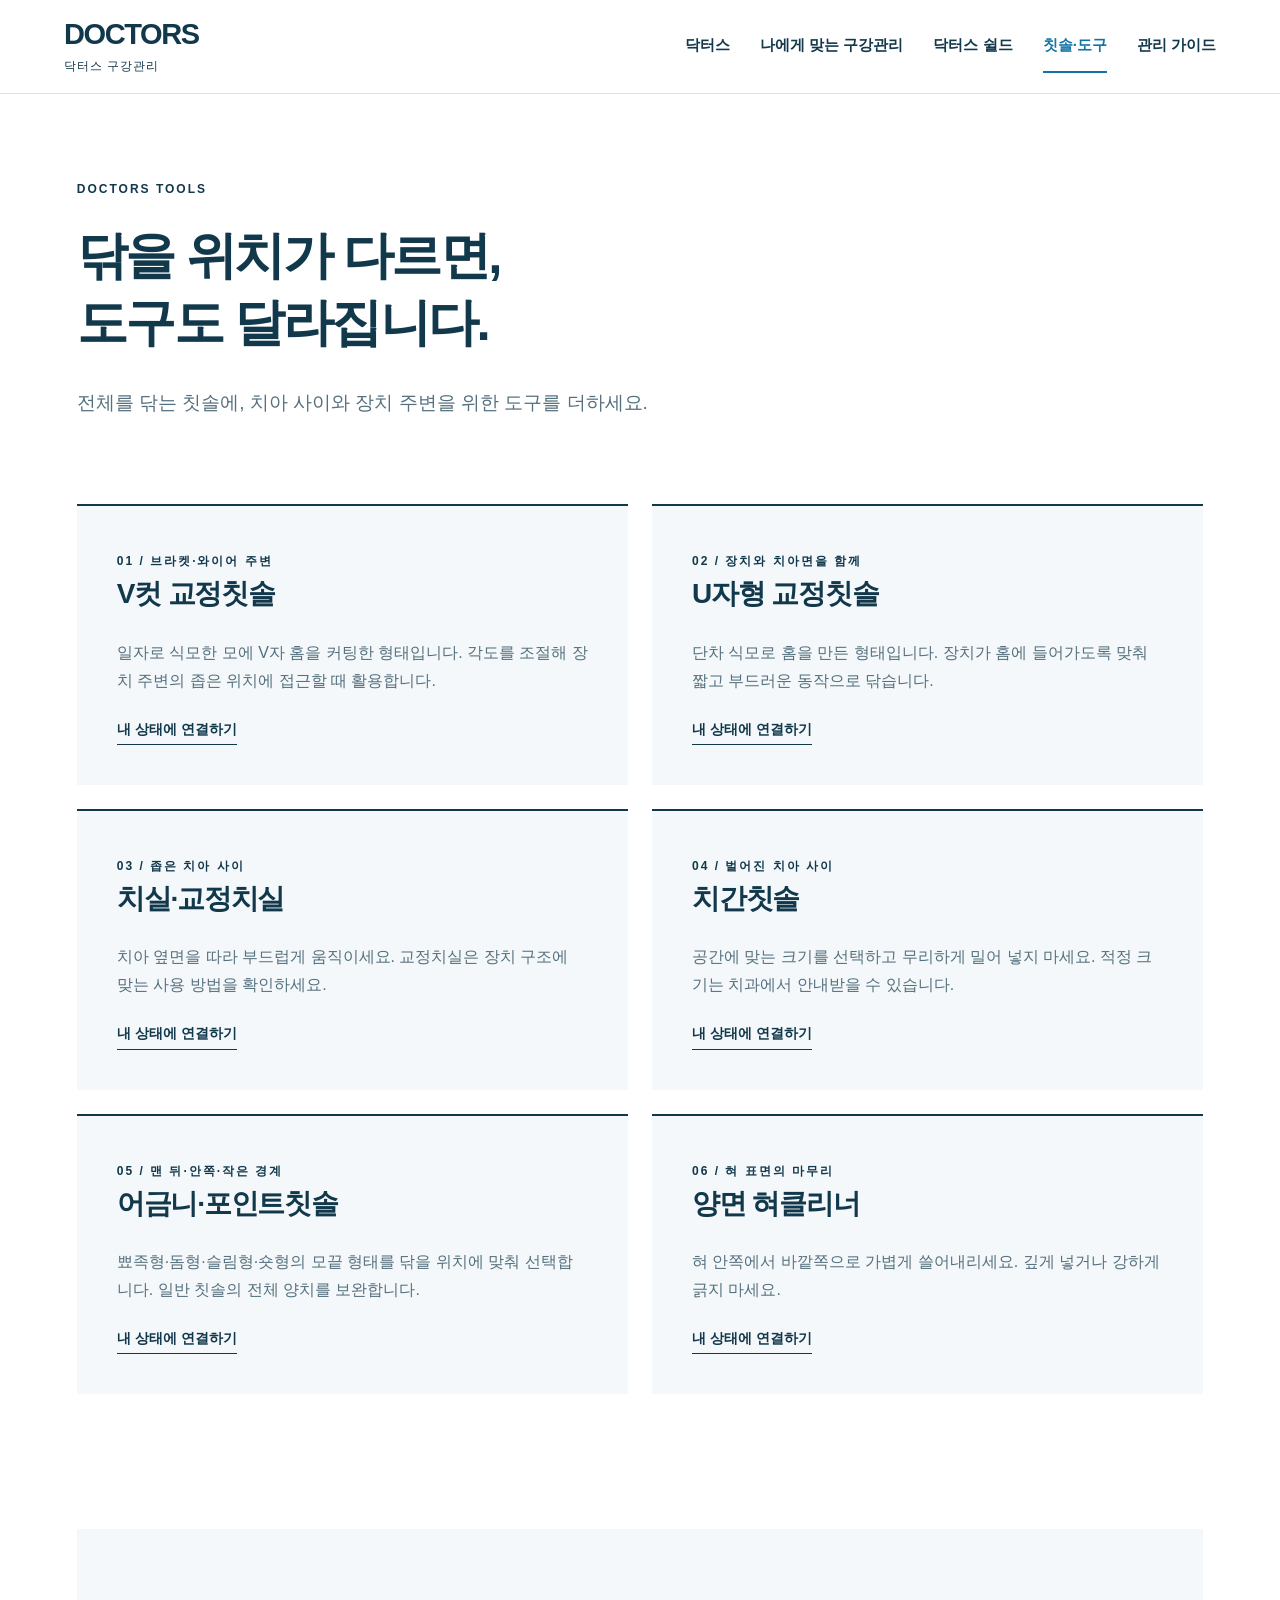
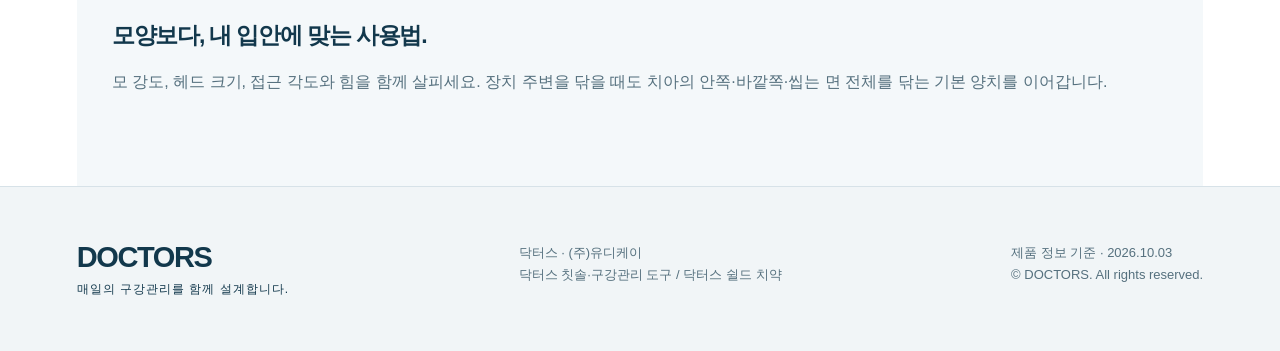
<file: tools.html>
<!doctype html><html lang="ko"><head><meta charset="utf-8"><meta name="viewport" content="width=device-width,initial-scale=1"><title>닥터스 칫솔·구강관리 도구 | 닥터스 DOCTORS</title><meta name="description" content="닥터스 V컷·U자형 교정칫솔, 치실, 치간칫솔, 어금니칫솔과 혀클리너를 닦을 위치에 맞춰 소개합니다."><link rel="canonical" href="__SITE_ORIGIN__/tools.html"><link rel="icon" href="/favicon.svg" type="image/svg+xml"><link rel="stylesheet" href="/style.css"><script type="application/ld+json">{"@context": "https://schema.org", "@type": "WebPage", "name": "닥터스 칫솔·구강관리 도구", "description": "닥터스 V컷·U자형 교정칫솔, 치실, 치간칫솔, 어금니칫솔과 혀클리너를 닦을 위치에 맞춰 소개합니다.", "url": "__SITE_ORIGIN__/tools.html", "inLanguage": "ko", "publisher": {"@type": "Organization", "name": "닥터스", "alternateName": "DOCTORS", "legalName": "주식회사 유디케이"}}</script></head><body><a class="skip" href="#main">본문 바로가기</a><header><a class="brand" href="/">DOCTORS<span>닥터스 구강관리</span></a><button class="menu" aria-label="메뉴 열기" aria-expanded="false">메뉴</button><nav aria-label="주 메뉴"><a href="/" >닥터스</a><a href="/oral-map.html" >나에게 맞는 구강관리</a><a href="/toothpaste.html" >닥터스 쉴드</a><a href="/tools.html" aria-current="page">칫솔·도구</a><a href="/guide.html" >관리 가이드</a></nav></header><main id="main"><section class="intro wrap"><p class="eyebrow">DOCTORS TOOLS</p><h1>닦을 위치가 다르면,<br>도구도 달라집니다.</h1><p class="lead">전체를 닦는 칫솔에, 치아 사이와 장치 주변을 위한 도구를 더하세요.</p></section><section class="wrap toolgrid"><article class="tool"><span class="eyebrow">01 / 브라켓·와이어 주변</span><h2>V컷 교정칫솔</h2><p>일자로 식모한 모에 V자 홈을 커팅한 형태입니다. 각도를 조절해 장치 주변의 좁은 위치에 접근할 때 활용합니다.</p><a class="textlink" href="/oral-map.html">내 상태에 연결하기</a></article><article class="tool"><span class="eyebrow">02 / 장치와 치아면을 함께</span><h2>U자형 교정칫솔</h2><p>단차 식모로 홈을 만든 형태입니다. 장치가 홈에 들어가도록 맞춰 짧고 부드러운 동작으로 닦습니다.</p><a class="textlink" href="/oral-map.html">내 상태에 연결하기</a></article><article class="tool"><span class="eyebrow">03 / 좁은 치아 사이</span><h2>치실·교정치실</h2><p>치아 옆면을 따라 부드럽게 움직이세요. 교정치실은 장치 구조에 맞는 사용 방법을 확인하세요.</p><a class="textlink" href="/oral-map.html">내 상태에 연결하기</a></article><article class="tool"><span class="eyebrow">04 / 벌어진 치아 사이</span><h2>치간칫솔</h2><p>공간에 맞는 크기를 선택하고 무리하게 밀어 넣지 마세요. 적정 크기는 치과에서 안내받을 수 있습니다.</p><a class="textlink" href="/oral-map.html">내 상태에 연결하기</a></article><article class="tool"><span class="eyebrow">05 / 맨 뒤·안쪽·작은 경계</span><h2>어금니·포인트칫솔</h2><p>뾰족형·돔형·슬림형·숏형의 모끝 형태를 닦을 위치에 맞춰 선택합니다. 일반 칫솔의 전체 양치를 보완합니다.</p><a class="textlink" href="/oral-map.html">내 상태에 연결하기</a></article><article class="tool"><span class="eyebrow">06 / 혀 표면의 마무리</span><h2>양면 혀클리너</h2><p>혀 안쪽에서 바깥쪽으로 가볍게 쓸어내리세요. 깊게 넣거나 강하게 긁지 마세요.</p><a class="textlink" href="/oral-map.html">내 상태에 연결하기</a></article></section><section class="wrap callout"><h3>모양보다, 내 입안에 맞는 사용법.</h3><p>모 강도, 헤드 크기, 접근 각도와 힘을 함께 살피세요. 장치 주변을 닦을 때도 치아의 안쪽·바깥쪽·씹는 면 전체를 닦는 기본 양치를 이어갑니다.</p></section></main><footer><div class="brand">DOCTORS<span>매일의 구강관리를 함께 설계합니다.</span></div><div>닥터스 · (주)유디케이<br>닥터스 칫솔·구강관리 도구 / 닥터스 쉴드 치약</div><div>제품 정보 기준 · 2026.10.03<br>© DOCTORS. All rights reserved.</div></footer><script src="/app.js" defer></script></body></html>
</file>
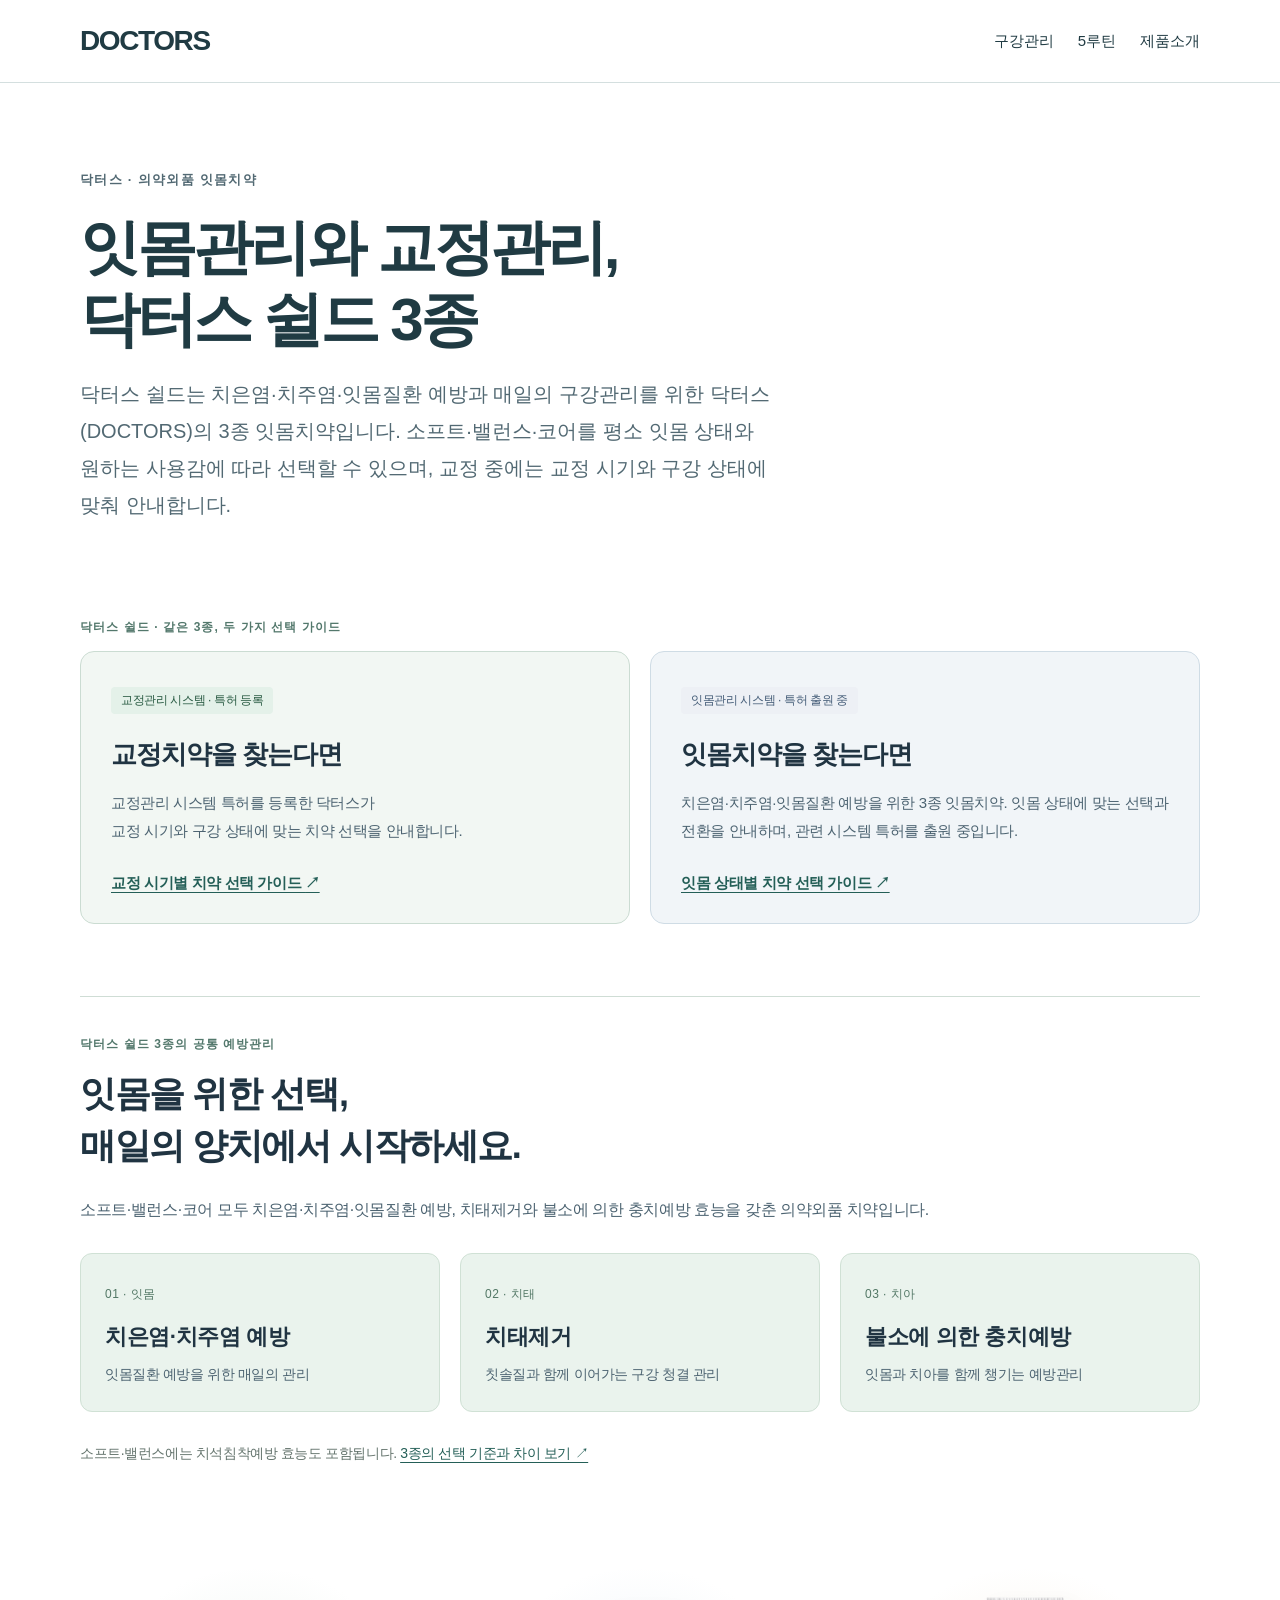
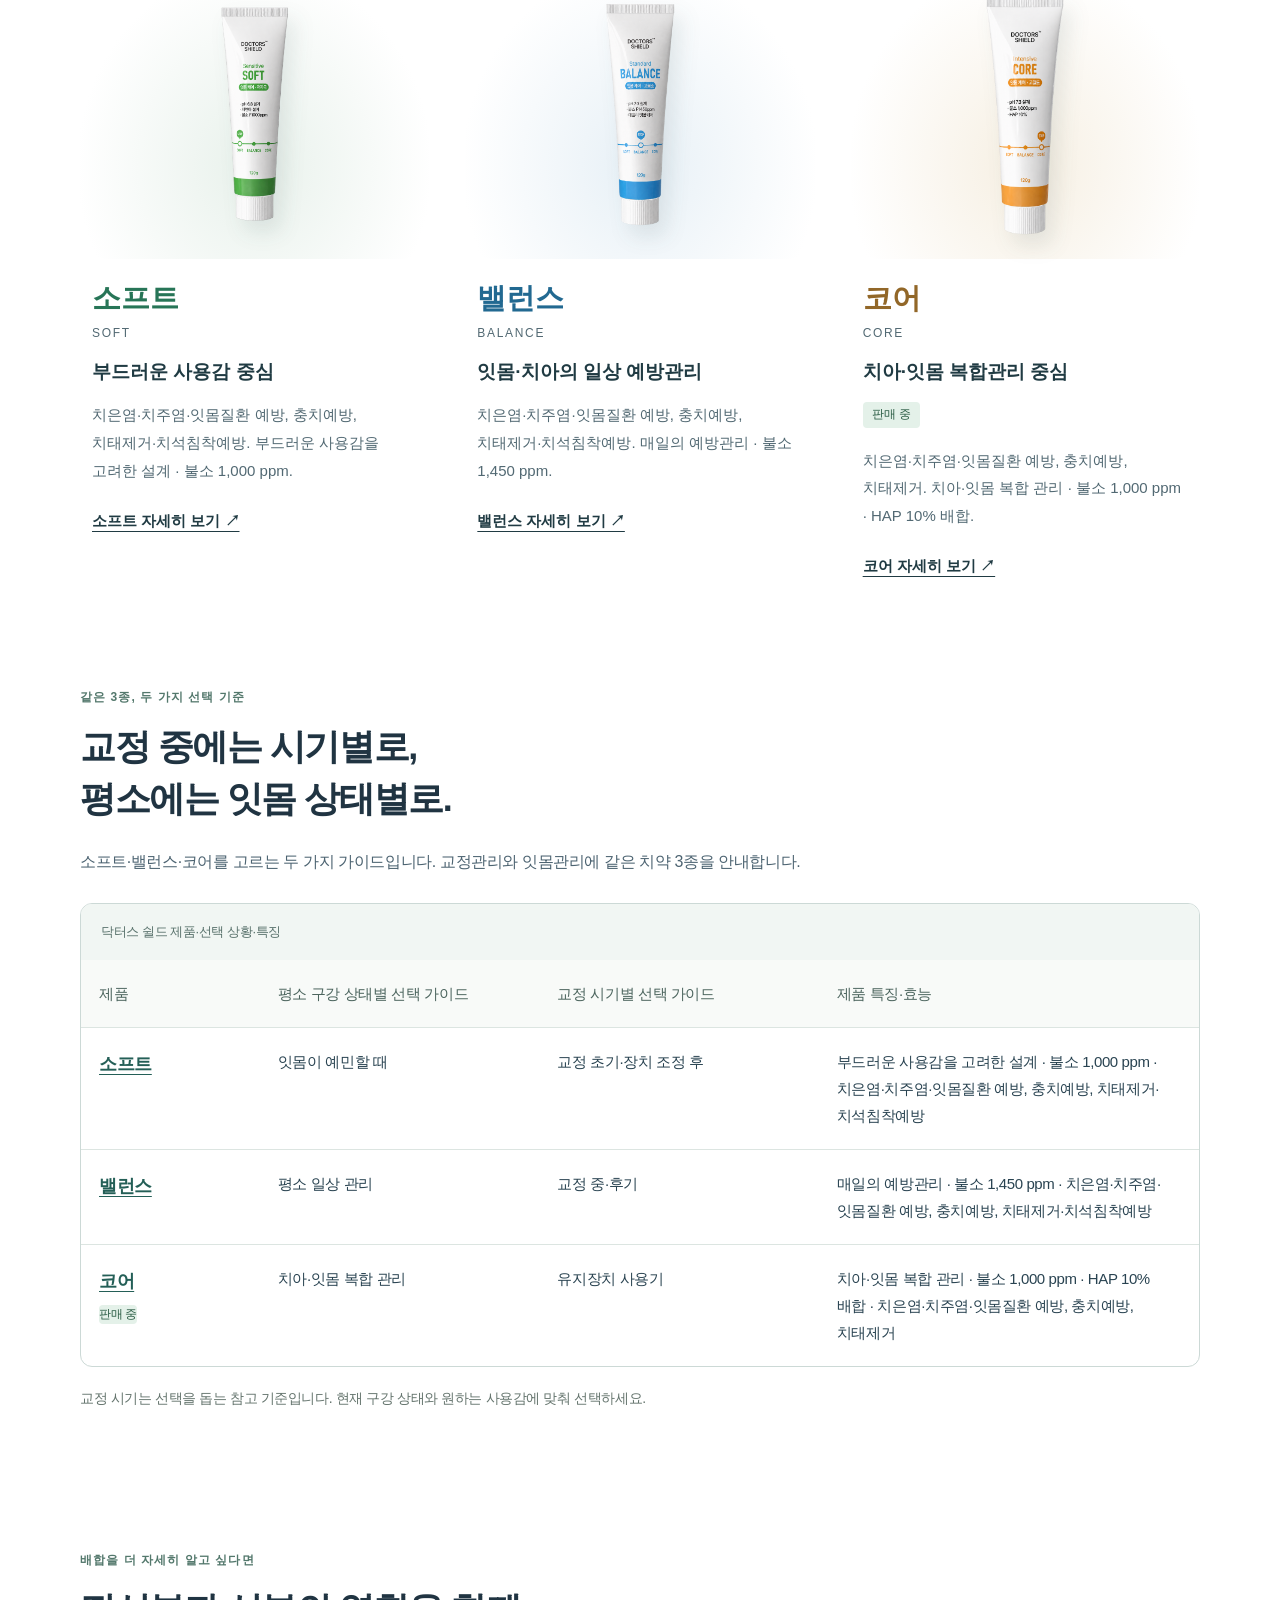
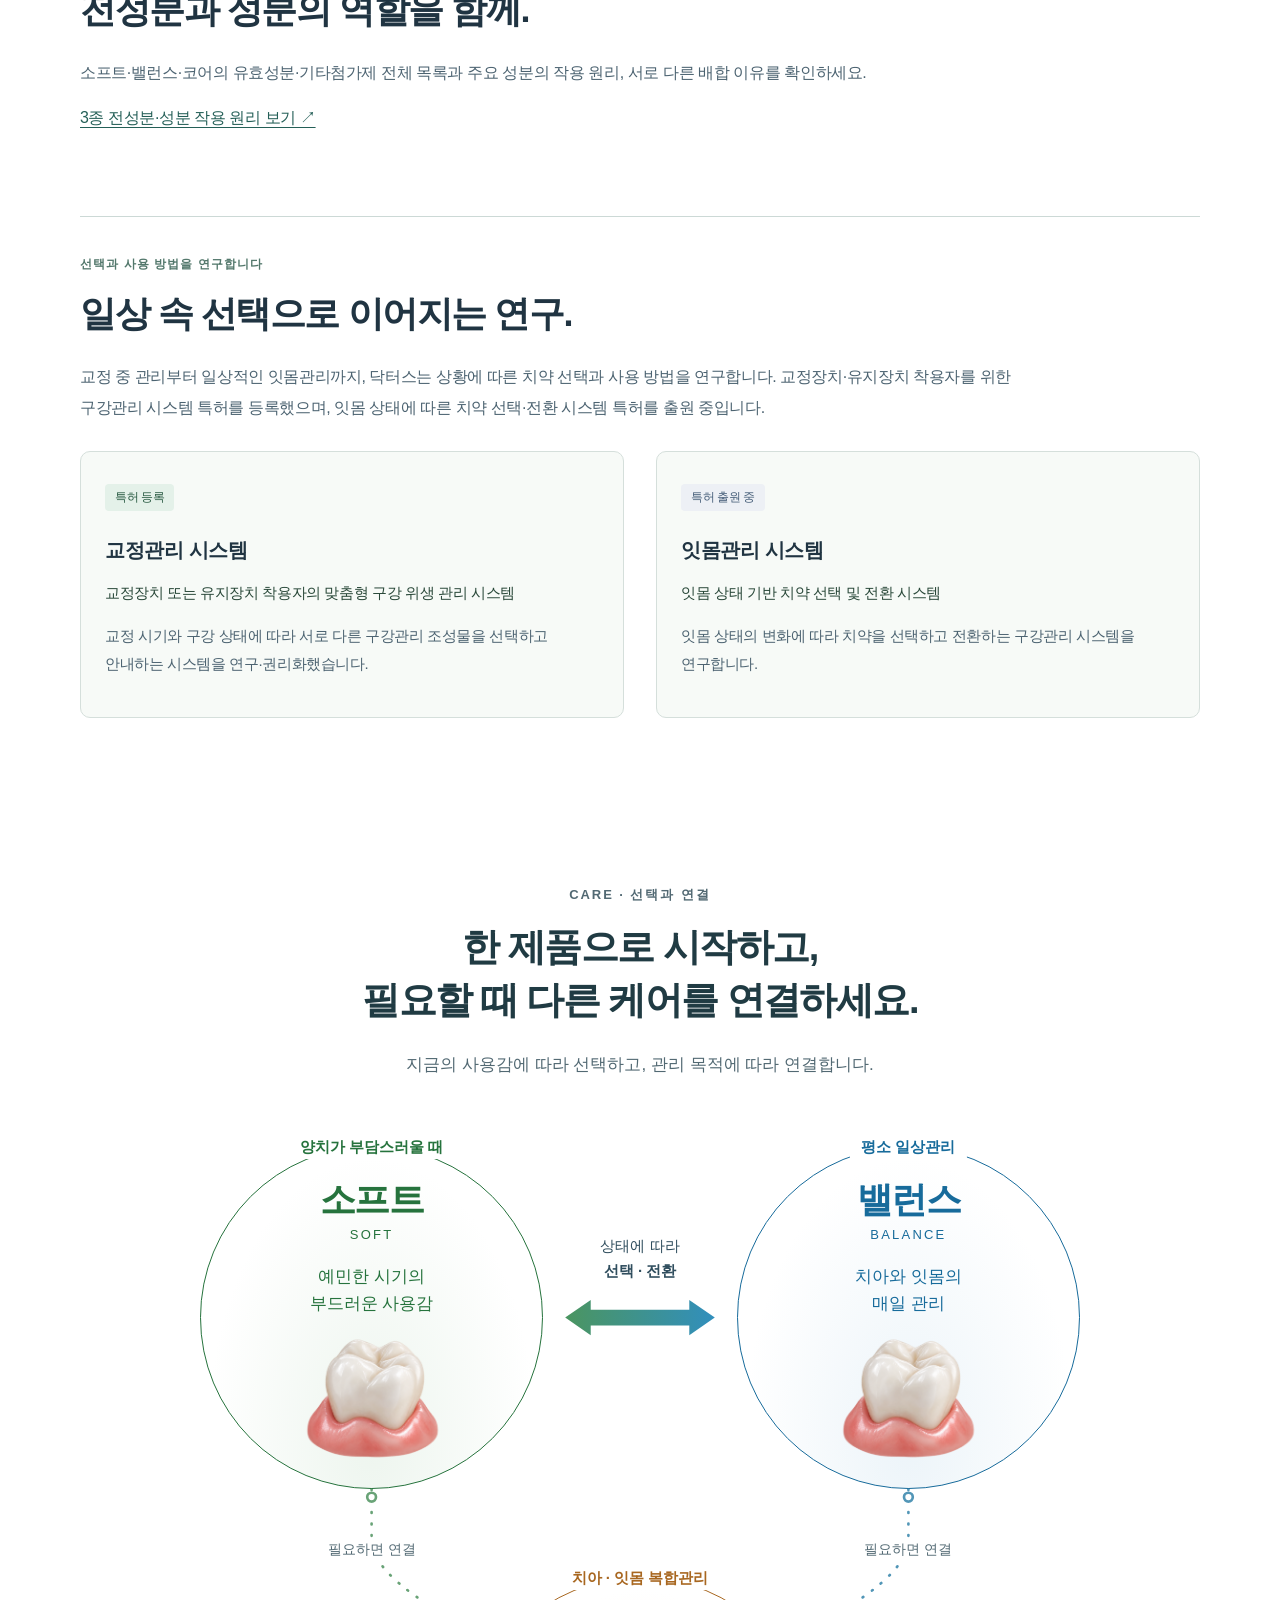
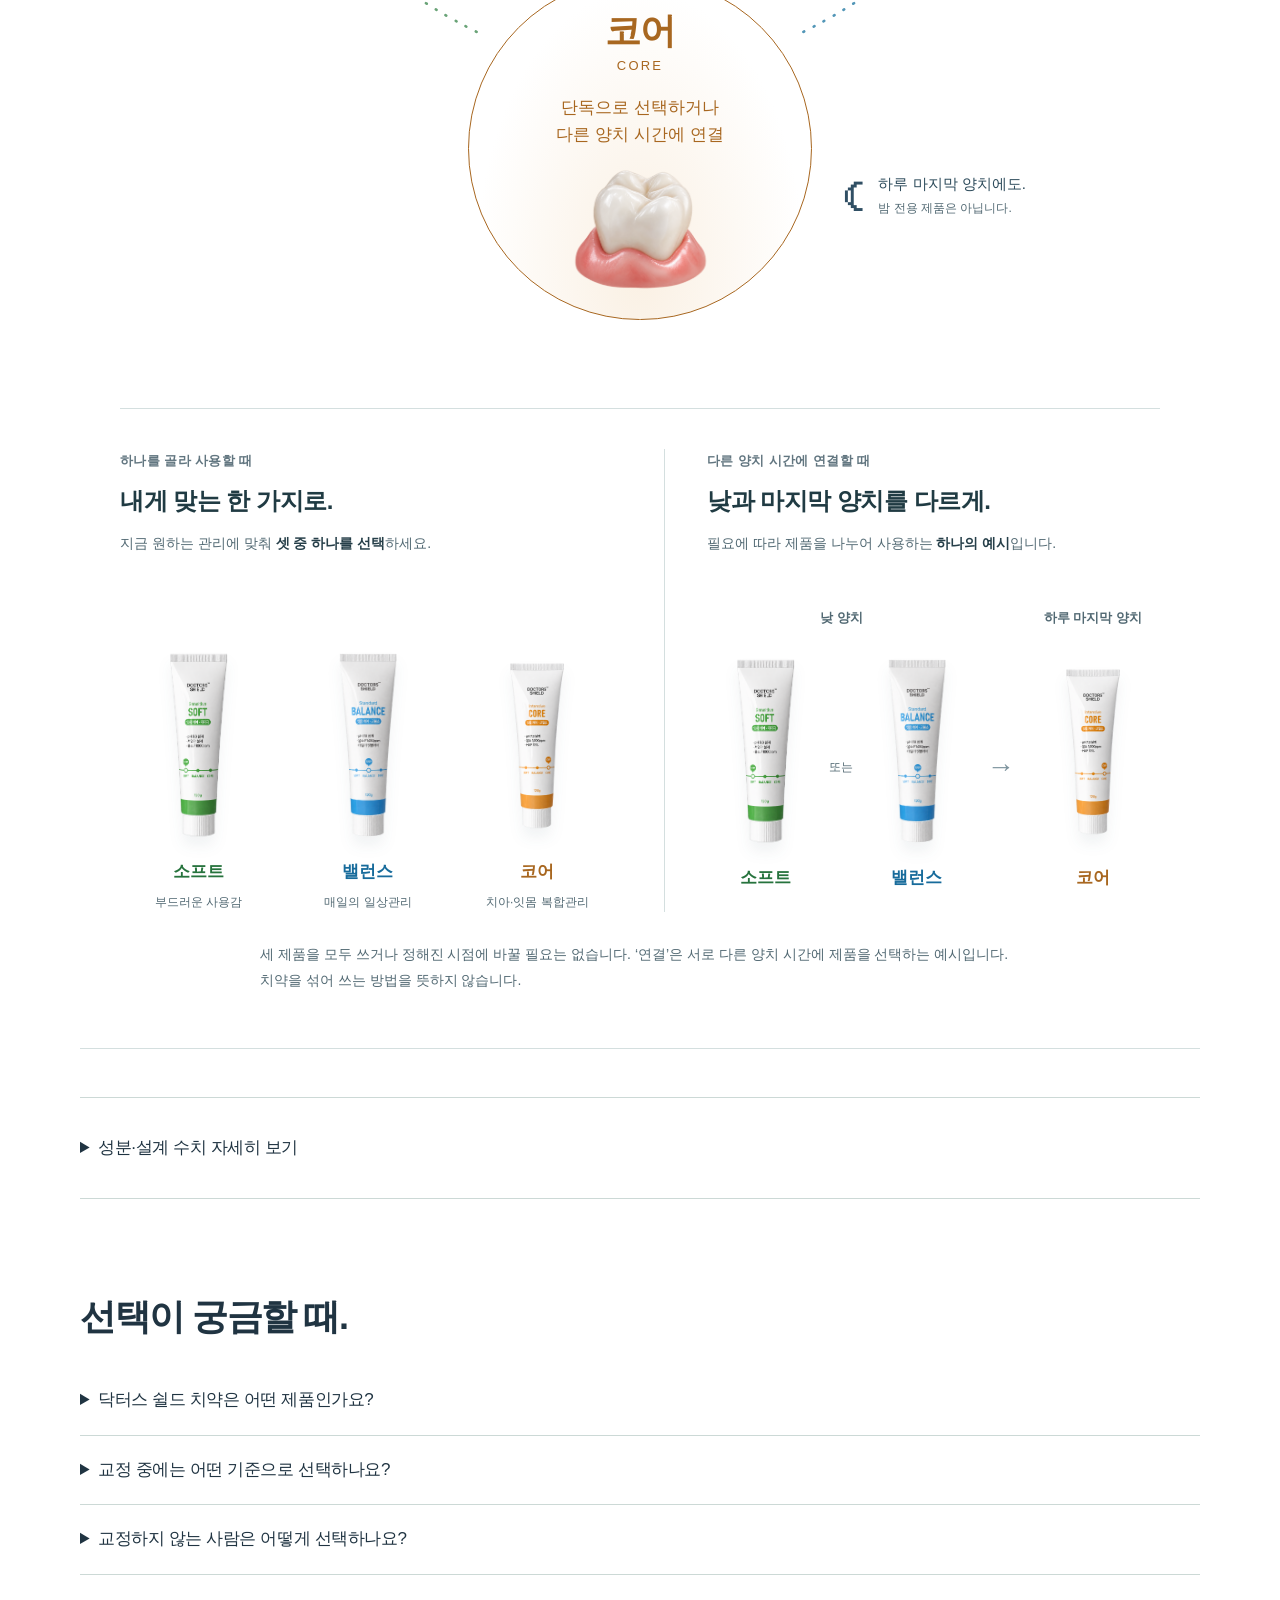
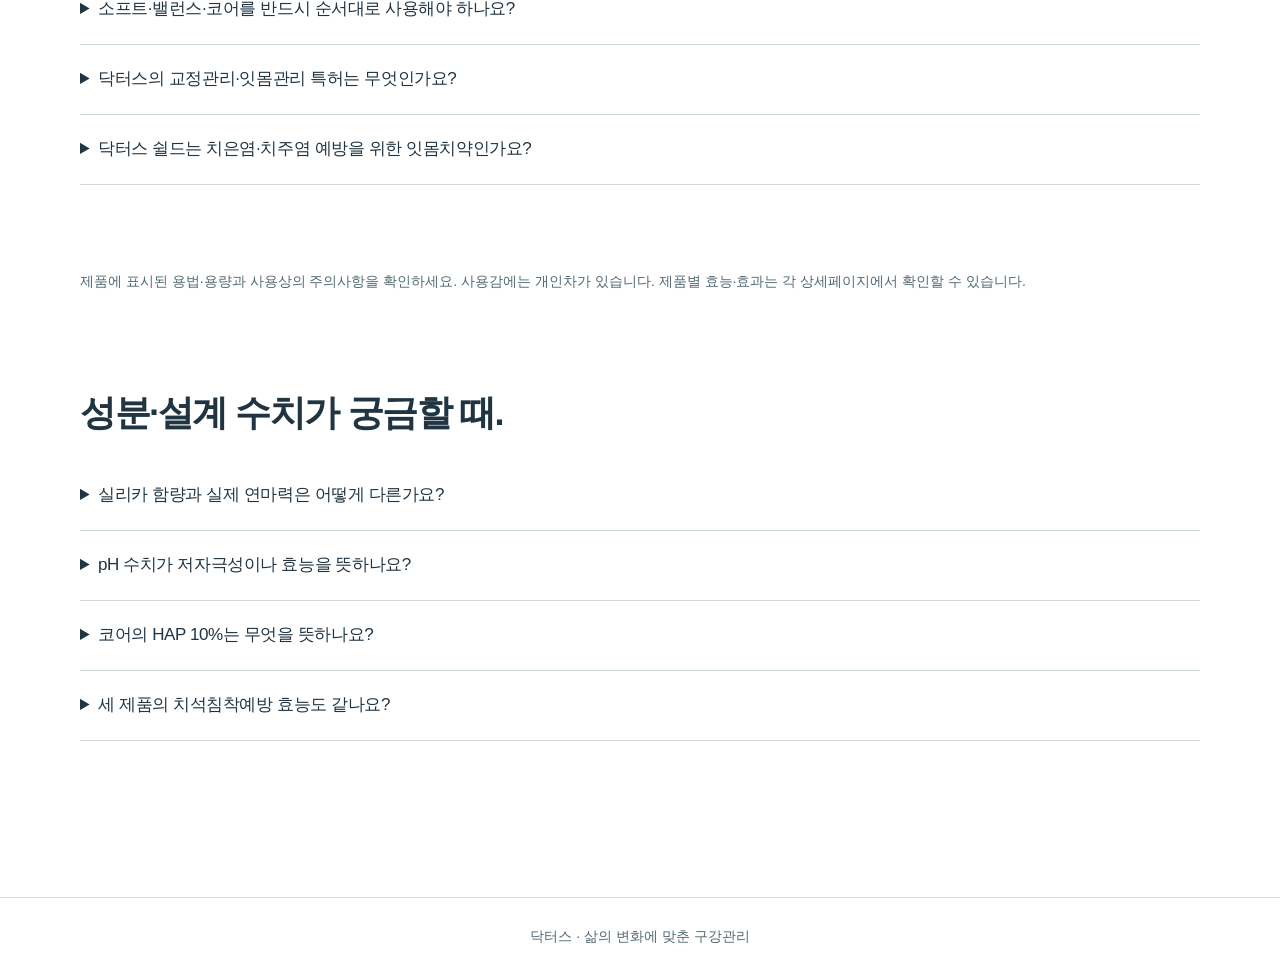
<file: toothpaste.html>
<!doctype html><html lang="ko"><head><meta charset="utf-8"><meta name="viewport" content="width=device-width,initial-scale=1"><title>닥터스 쉴드 치약 3종 비교 | 잇몸질환 예방·교정관리</title><link rel="stylesheet" href="care-visuals.css?v=flow2"><link rel="canonical" href="__SITE_ORIGIN__/toothpaste.html"><link rel="icon" href="favicon.svg">
<meta name="description" content="소프트·밸런스·코어의 치은염·치주염·잇몸질환 예방 효능과 제품별 성분·사용감을 비교하세요. 같은 3종 치약을 잇몸 상태와 교정 시기에 맞춰 안내합니다.">
<meta name="robots" content="index,follow">
<meta property="og:type" content="website">
<meta property="og:locale" content="ko_KR">
<meta property="og:site_name" content="닥터스">
<meta property="og:title" content="닥터스 쉴드 치약 3종 비교 | 잇몸질환 예방·교정관리">
<meta property="og:description" content="소프트·밸런스·코어의 치은염·치주염·잇몸질환 예방 효능과 제품별 성분·사용감을 비교하세요. 같은 3종 치약을 잇몸 상태와 교정 시기에 맞춰 안내합니다.">
<meta property="og:url" content="__SITE_ORIGIN__/toothpaste.html">
<link rel="stylesheet" href="toothpaste-flow.css?v=4"><link rel="stylesheet" href="brand-guide.css?v=3"><meta name="twitter:title" content="닥터스 쉴드 치약 3종 비교 | 잇몸질환 예방·교정관리"><meta name="twitter:description" content="소프트·밸런스·코어의 치은염·치주염·잇몸질환 예방 효능과 제품별 성분·사용감을 비교하세요. 같은 3종 치약을 잇몸 상태와 교정 시기에 맞춰 안내합니다."><script type="application/ld+json" id="page-faq-schema">{"@context": "https://schema.org", "@type": "FAQPage", "mainEntity": [{"@type": "Question", "name": "닥터스 쉴드 치약은 어떤 제품인가요?", "acceptedAnswer": {"@type": "Answer", "text": "닥터스 쉴드는 치은염·치주염·잇몸질환 예방과 매일의 구강관리를 위한 닥터스(DOCTORS)의 3종 잇몸치약입니다. 소프트·밸런스·코어를 평소 잇몸 상태와 원하는 사용감에 따라 선택할 수 있으며, 교정 중에는 교정 시기와 구강 상태에 맞춰 안내합니다."}}, {"@type": "Question", "name": "교정 중에는 어떤 기준으로 선택하나요?", "acceptedAnswer": {"@type": "Answer", "text": "닥터스 쉴드는 교정관리 시스템 특허를 등록한 닥터스(DOCTORS)의 3종 치약입니다. 교정 초기·장치 조정 후에는 소프트, 교정 중·후기에는 밸런스, 유지장치 사용기에는 코어를 참고해 선택합니다. 현재 구강 상태와 원하는 사용감에 맞춰 선택하세요."}}, {"@type": "Question", "name": "교정하지 않는 사람은 어떻게 선택하나요?", "acceptedAnswer": {"@type": "Answer", "text": "교정하지 않아도 잇몸질환 예방과 일상 구강관리를 위해 사용할 수 있습니다. 잇몸이 예민해 부드러운 사용감을 원할 때는 소프트, 잇몸·충치·치석침착 예방을 함께 챙기는 일상 관리에는 밸런스, 치아·잇몸 복합 관리에는 코어를 살펴보세요. 같은 3종 중 현재 상태와 원하는 사용감에 맞춰 선택합니다."}}, {"@type": "Question", "name": "소프트·밸런스·코어를 반드시 순서대로 사용해야 하나요?", "acceptedAnswer": {"@type": "Answer", "text": "아니요. 현재 구강 상태와 원하는 사용감에 맞는 한 가지로 시작할 수 있습니다. 상태가 달라지면 제품을 바꾸거나 서로 다른 양치 시간에 나누어 선택할 수 있습니다."}}, {"@type": "Question", "name": "닥터스의 교정관리·잇몸관리 특허는 무엇인가요?", "acceptedAnswer": {"@type": "Answer", "text": "교정관리 시스템은 특허 등록, 잇몸관리 시스템은 특허 출원 중입니다. 교정장치 또는 유지장치 착용자의 맞춤형 구강 위생 관리 시스템과 잇몸 상태 기반 치약 선택 및 전환 시스템을 통해, 상황에 따른 선택과 사용 방법을 연구합니다."}}, {"@type": "Question", "name": "닥터스 쉴드는 치은염·치주염 예방을 위한 잇몸치약인가요?", "acceptedAnswer": {"@type": "Answer", "text": "네. 소프트·밸런스·코어 모두 치은염·치주염·잇몸질환 예방, 치태제거와 불소에 의한 충치예방 효능을 갖춘 의약외품 치약입니다. 교정 여부와 관계없이 사용할 수 있으며, 제품별 성분과 사용감에 맞춰 선택할 수 있습니다."}}, {"@type": "Question", "name": "실리카 함량과 실제 연마력은 어떻게 다른가요?", "acceptedAnswer": {"@type": "Answer", "text": "실리카 함량은 치약에 배합한 연마제 원료의 양입니다. 실제 연마력은 원료 특성과 전체 처방의 영향을 받으며, RDA와 같은 시험값으로 따로 확인합니다. 소프트·코어의 8%, 밸런스의 15%라는 함량만으로 실제 연마력이나 저자극성을 판단할 수는 없습니다."}}, {"@type": "Question", "name": "pH 수치가 저자극성이나 효능을 뜻하나요?", "acceptedAnswer": {"@type": "Answer", "text": "pH는 치약의 산성·알칼리성 정도를 나타냅니다. pH 하나만으로 저자극성이나 예방 효능을 판단할 수 없으며, 사용 후 입안의 pH를 뜻하지도 않습니다. 제품별 불소 함량과 표시된 효능·효과, 실제 사용감을 함께 살펴보세요."}}, {"@type": "Question", "name": "코어의 HAP 10%는 무엇을 뜻하나요?", "acceptedAnswer": {"@type": "Answer", "text": "하이드록시아파타이트(HAP)를 기타첨가제로 10% 배합했다는 뜻입니다. 제품의 효능·효과는 표시된 항목을 기준으로 확인하며, 배합 함량만으로 별도의 치료·회복 효과를 설명하지 않습니다."}}, {"@type": "Question", "name": "세 제품의 치석침착예방 효능도 같나요?", "acceptedAnswer": {"@type": "Answer", "text": "소프트와 밸런스에는 치석침착예방이 효능·효과에 포함됩니다. 코어에는 이 항목이 없습니다. 치석침착예방은 이미 굳어진 치석을 제거한다는 뜻과는 다릅니다."}}]}</script></head><body class="cv-collection">
<a class="cv-skip" href="#product-main">본문으로 이동</a>
<header class="cv-head"><div><a class="cv-brand" href="index.html#entrance">DOCTORS</a><nav aria-label="주요 메뉴"><a href="index.html#map">구강관리</a><a href="routine.html">5루틴</a><a href="toothpaste.html" aria-current="page">제품소개</a></nav></div></header>
<main id="product-main">
<header class="cv-hero"><p class="cv-eyebrow">닥터스 · 의약외품 잇몸치약</p><h1>잇몸관리와 교정관리,<br>닥터스 쉴드 3종</h1><p class="cv-lead">닥터스 쉴드는 치은염·치주염·잇몸질환 예방과 매일의 구강관리를 위한 닥터스(DOCTORS)의 3종 잇몸치약입니다. 소프트·밸런스·코어를 평소 잇몸 상태와 원하는 사용감에 따라 선택할 수 있으며, 교정 중에는 교정 시기와 구강 상태에 맞춰 안내합니다.</p></header><section class="brand-guide bg-paths" aria-label="교정치약과 잇몸치약 선택 가이드"><p class="bg-eyebrow">닥터스 쉴드 · 같은 3종, 두 가지 선택 가이드</p><div class="bg-path-grid"><article><span class="bg-status">교정관리 시스템 · 특허 등록</span><h2>교정치약을 찾는다면</h2><p>교정관리 시스템 특허를 등록한 닥터스가<br class="bg-wide"> 교정 시기와 구강 상태에 맞는 치약 선택을 안내합니다.</p><a href="ortho.html">교정 시기별 치약 선택 가이드 <span aria-hidden="true">↗</span></a></article><article><span class="bg-status bg-pending">잇몸관리 시스템 · 특허 출원 중</span><h2>잇몸치약을 찾는다면</h2><p>치은염·치주염·잇몸질환 예방을 위한 3종 잇몸치약. 잇몸 상태에 맞는 선택과 전환을 안내하며, 관련 시스템 특허를 출원 중입니다.</p><a href="gum.html">잇몸 상태별 치약 선택 가이드 <span aria-hidden="true">↗</span></a></article></div></section>
<section class="brand-guide bg-benefits" id="gum-benefits"><p class="bg-eyebrow">닥터스 쉴드 3종의 공통 예방관리</p><h2>잇몸을 위한 선택,<br>매일의 양치에서 시작하세요.</h2><p>소프트·밸런스·코어 모두 치은염·치주염·잇몸질환 예방, 치태제거와 불소에 의한 충치예방 효능을 갖춘 의약외품 치약입니다.</p><div class="bg-benefit-grid"><article><span>01 · 잇몸</span><h3>치은염·치주염 예방</h3><p>잇몸질환 예방을 위한 매일의 관리</p></article><article><span>02 · 치태</span><h3>치태제거</h3><p>칫솔질과 함께 이어가는 구강 청결 관리</p></article><article><span>03 · 치아</span><h3>불소에 의한 충치예방</h3><p>잇몸과 치아를 함께 챙기는 예방관리</p></article></div><p class="bg-note">소프트·밸런스에는 치석침착예방 효능도 포함됩니다. <a href="toothpaste.html#selection-guide">3종의 선택 기준과 차이 보기 ↗</a></p></section><section class="cv-products" aria-label="닥터스 쉴드 제품 3종">
<article class="cv-product cv-soft"><a class="cv-product-image" href="soft.html" tabindex="-1" aria-hidden="true"><img src="asset-fa0ed09fb58ac3cc.png" alt="" width="240" height="560"></a><div class="cv-product-copy"><h2>소프트<small>SOFT</small></h2><h3>부드러운 사용감 중심</h3><p>치은염·치주염·잇몸질환 예방, 충치예방, 치태제거·치석침착예방. 부드러운 사용감을 고려한 설계 · 불소 1,000 ppm.</p><a href="soft.html">소프트 자세히 보기 ↗</a></div></article>
<article class="cv-product cv-balance"><a class="cv-product-image" href="balance.html" tabindex="-1" aria-hidden="true"><img src="asset-33bb845bdcbf09d2.png" alt="" width="240" height="560"></a><div class="cv-product-copy"><h2>밸런스<small>BALANCE</small></h2><h3>잇몸·치아의 일상 예방관리</h3><p>치은염·치주염·잇몸질환 예방, 충치예방, 치태제거·치석침착예방. 매일의 예방관리 · 불소 1,450 ppm.</p><a href="balance.html">밸런스 자세히 보기 ↗</a></div></article>
<article class="cv-product cv-core"><a class="cv-product-image" href="core.html" tabindex="-1" aria-hidden="true"><img src="asset-de44ab77b81b616f.png" alt="" width="240" height="560"></a><div class="cv-product-copy"><h2>코어<small>CORE</small></h2><h3>치아·잇몸 복합관리 중심</h3><p class="bg-status">판매 중</p><p>치은염·치주염·잇몸질환 예방, 충치예방, 치태제거. 치아·잇몸 복합 관리 · 불소 1,000 ppm · HAP 10% 배합.</p><a href="core.html">코어 자세히 보기 ↗</a></div></article>
</section><section class="brand-guide" id="selection-guide" aria-label="닥터스 쉴드 두 가지 선택 가이드"><p class="bg-eyebrow">같은 3종, 두 가지 선택 기준</p><h2>교정 중에는 시기별로,<br>평소에는 잇몸 상태별로.</h2><p>소프트·밸런스·코어를 고르는 두 가지 가이드입니다. 교정관리와 잇몸관리에 같은 치약 3종을 안내합니다.</p><div class="bg-table-wrap" tabindex="0" role="region" aria-label="치약 선택표"><table class="bg-table"><caption>닥터스 쉴드 제품·선택 상황·특징</caption><thead><tr><th scope="col">제품</th><th scope="col">평소 구강 상태별 선택 가이드</th><th scope="col">교정 시기별 선택 가이드</th><th scope="col">제품 특징·효능</th></tr></thead><tbody><tr><th scope="row"><a href="soft.html">소프트</a></th><td>잇몸이 예민할 때</td><td>교정 초기·장치 조정 후</td><td>부드러운 사용감을 고려한 설계 · 불소 1,000 ppm · 치은염·치주염·잇몸질환 예방, 충치예방, 치태제거·치석침착예방</td></tr><tr><th scope="row"><a href="balance.html">밸런스</a></th><td>평소 일상 관리</td><td>교정 중·후기</td><td>매일의 예방관리 · 불소 1,450 ppm · 치은염·치주염·잇몸질환 예방, 충치예방, 치태제거·치석침착예방</td></tr><tr><th scope="row"><a href="core.html">코어</a><span class="bg-status">판매 중</span></th><td>치아·잇몸 복합 관리</td><td>유지장치 사용기</td><td>치아·잇몸 복합 관리 · 불소 1,000 ppm · HAP 10% 배합 · 치은염·치주염·잇몸질환 예방, 충치예방, 치태제거</td></tr></tbody></table></div><p class="bg-note">교정 시기는 선택을 돕는 참고 기준입니다. 현재 구강 상태와 원하는 사용감에 맞춰 선택하세요.</p></section><aside class="brand-guide bg-ingredients-link"><p class="bg-eyebrow">배합을 더 자세히 알고 싶다면</p><h2>전성분과 성분의 역할을 함께.</h2><p>소프트·밸런스·코어의 유효성분·기타첨가제 전체 목록과 주요 성분의 작용 원리, 서로 다른 배합 이유를 확인하세요.</p><a href="ingredients.html">3종 전성분·성분 작용 원리 보기 ↗</a></aside><section class="brand-guide bg-research" id="research"><p class="bg-eyebrow">선택과 사용 방법을 연구합니다</p><h2>일상 속 선택으로 이어지는 연구.</h2><p>교정 중 관리부터 일상적인 잇몸관리까지, 닥터스는 상황에 따른 치약 선택과 사용 방법을 연구합니다. 교정장치·유지장치 착용자를 위한 구강관리 시스템 특허를 등록했으며, 잇몸 상태에 따른 치약 선택·전환 시스템 특허를 출원 중입니다.</p><div class="bg-patents"><article><span class="bg-status">특허 등록</span><h3>교정관리 시스템</h3><p class="bg-patent-name">교정장치 또는 유지장치 착용자의 맞춤형 구강 위생 관리 시스템</p><p>교정 시기와 구강 상태에 따라 서로 다른 구강관리 조성물을 선택하고 안내하는 시스템을 연구·권리화했습니다.</p></article><article><span class="bg-status bg-pending">특허 출원 중</span><h3>잇몸관리 시스템</h3><p class="bg-patent-name">잇몸 상태 기반 치약 선택 및 전환 시스템</p><p>잇몸 상태의 변화에 따라 치약을 선택하고 전환하는 구강관리 시스템을 연구합니다.</p></article></div></section>
<section class="cv-section cv-choice-section" aria-labelledby="choice-title">
<header class="flow-heading"><p class="cv-eyebrow">CARE · 선택과 연결</p><h2 id="choice-title">한 제품으로 시작하고,<br>필요할 때 다른 케어를 연결하세요.</h2><p class="cv-section-intro">지금의 사용감에 따라 선택하고, 관리 목적에 따라 연결합니다.</p></header>
<div class="care-flow" aria-label="소프트와 밸런스는 사용감에 따라 선택·전환하고, 코어는 복합관리 목적으로 단독 선택하거나 다른 양치 시간에 연결할 수 있습니다.">
<svg class="flow-lines" viewBox="0 0 1000 900" preserveAspectRatio="none" aria-hidden="true"><defs><linearGradient id="switch-color"><stop stop-color="#4b9560"/><stop offset="1" stop-color="#318fbd"/></linearGradient></defs><path d="M195 390V447Q195 493 320 555" fill="none" stroke="#69a377" stroke-width="3" stroke-linecap="round" stroke-dasharray="1 12"/><path d="M805 390V447Q805 493 680 555" fill="none" stroke="#5296b7" stroke-width="3" stroke-linecap="round" stroke-dasharray="1 12"/><circle cx="195" cy="399" r="5" fill="#fff" stroke="#69a377" stroke-width="3"/><circle cx="805" cy="399" r="5" fill="#fff" stroke="#5296b7" stroke-width="3"/><path d="M415 195L444 175V186H556V175L585 195L556 215V204H444V215Z" fill="url(#switch-color)"/></svg>
<a class="flow-care flow-soft" href="soft.html"><span class="flow-state">양치가 부담스러울 때</span><h3>소프트<small>SOFT</small></h3><p>예민한 시기의<br>부드러운 사용감</p><img src="care-tooth-illustration.png" width="360" height="360" alt="" loading="lazy"></a>
<span class="flow-switch-label">상태에 따라<br><strong>선택 · 전환</strong></span>
<a class="flow-care flow-balance" href="balance.html"><span class="flow-state">평소 일상관리</span><h3>밸런스<small>BALANCE</small></h3><p>치아와 잇몸의<br>매일 관리</p><img src="care-tooth-illustration.png" width="360" height="360" alt="" loading="lazy"></a>
<span class="flow-bridge flow-bridge-left">필요하면 연결</span><span class="flow-bridge flow-bridge-right">필요하면 연결</span>
<a class="flow-care flow-core" href="core.html"><span class="flow-state">치아 · 잇몸 복합관리</span><h3>코어<small>CORE</small></h3><p>단독으로 선택하거나<br>다른 양치 시간에 연결</p><img src="care-tooth-illustration.png" width="360" height="360" alt="" loading="lazy"></a>
<p class="flow-night"><span aria-hidden="true">☾</span><span>하루 마지막 양치에도.<small>밤 전용 제품은 아닙니다.</small></span></p>
</div>
<div class="flow-options" id="usage-options">
<section aria-labelledby="single-use-title">
<p class="flow-option-kicker">하나를 골라 사용할 때</p><h3 id="single-use-title">내게 맞는 한 가지로.</h3>
<p class="flow-option-intro">지금 원하는 관리에 맞춰 <strong>셋 중 하나를 선택</strong>하세요.</p>
<div class="flow-solos">
<a href="soft.html"><img src="asset-fa0ed09fb58ac3cc.png" alt="닥터스 쉴드 소프트 치약" width="100" height="210" loading="lazy"><span class="flow-name-soft">소프트</span><small>부드러운 사용감</small></a>
<a href="balance.html"><img src="asset-33bb845bdcbf09d2.png" alt="닥터스 쉴드 밸런스 치약" width="100" height="210" loading="lazy"><span class="flow-name-balance">밸런스</span><small>매일의 일상관리</small></a>
<a href="core.html"><img src="asset-de44ab77b81b616f.png" alt="닥터스 쉴드 코어 치약" width="100" height="210" loading="lazy"><span class="flow-name-core">코어</span><small>치아·잇몸 복합관리</small></a>
</div></section>
<section aria-labelledby="combined-use-title">
<p class="flow-option-kicker">다른 양치 시간에 연결할 때</p><h3 id="combined-use-title">낮과 마지막 양치를 다르게.</h3>
<p class="flow-option-intro">필요에 따라 제품을 나누어 사용하는 <strong>하나의 예시</strong>입니다.</p>
<div class="flow-duo-grid">
<p class="flow-period flow-period-day">낮 양치</p><p class="flow-period flow-period-night">하루 마지막 양치</p>
<div class="flow-day-products">
<a href="soft.html"><img src="asset-fa0ed09fb58ac3cc.png" alt="닥터스 쉴드 소프트 치약" width="90" height="210" loading="lazy"><span class="flow-name-soft">소프트</span></a>
<span class="flow-or">또는</span>
<a href="balance.html"><img src="asset-33bb845bdcbf09d2.png" alt="닥터스 쉴드 밸런스 치약" width="90" height="210" loading="lazy"><span class="flow-name-balance">밸런스</span></a>
</div><span class="flow-next" aria-label="다음 양치 시간에">→</span>
<a class="flow-night-product" href="core.html"><img src="asset-de44ab77b81b616f.png" alt="닥터스 쉴드 코어 치약" width="100" height="210" loading="lazy"><span class="flow-name-core">코어</span></a>
</div></section></div>
<p class="flow-footnote">세 제품을 모두 쓰거나 정해진 시점에 바꿀 필요는 없습니다. ‘연결’은 서로 다른 양치 시간에 제품을 선택하는 예시입니다. 치약을 섞어 쓰는 방법을 뜻하지 않습니다.</p>
</section>
<details class="brand-guide bg-specs"><summary>성분·설계 수치 자세히 보기</summary><p class="cv-eyebrow">제품의 공통 정보</p><p class="cv-section-intro">불소 함량, 연마제 배합량, 제품 설계 pH와 코어의 HAP 함량을 비교해 보세요.</p>
<div aria-label="제품 비교표, 작은 화면에서는 좌우로 이동" class="cv-table-wrap" role="region" tabindex="0"><table class="cv-table"><caption>닥터스 쉴드 성분·설계 수치</caption><thead><tr><th scope="col">구분</th><th scope="col">소프트</th><th scope="col">밸런스</th><th scope="col">코어</th></tr></thead><tbody><tr><th scope="row">불소</th><td>1,000 ppm</td><td>1,450 ppm</td><td>1,000 ppm</td></tr><tr><th scope="row">덴탈타입실리카<small>연마제 원료 배합량</small></th><td>8%</td><td>15%</td><td>8%</td></tr><tr><th scope="row">제품 설계 pH</th><td>6.8</td><td>7.0</td><td>7.3<small>제품 기획 기준</small></td></tr><tr><th scope="row">HAP<small>기타첨가제</small></th><td>—</td><td>—</td><td>10% 배합</td></tr></tbody></table></div>
<p class="cv-note">‘—’는 이 비교표에서 별도로 안내하지 않는 항목입니다. 무첨가를 의미하지 않습니다.</p>
</details>
<section class="brand-guide bg-faq" id="brand-faq"><h2>선택이 궁금할 때.</h2><details><summary>닥터스 쉴드 치약은 어떤 제품인가요?</summary><p>닥터스 쉴드는 치은염·치주염·잇몸질환 예방과 매일의 구강관리를 위한 닥터스(DOCTORS)의 3종 잇몸치약입니다. 소프트·밸런스·코어를 평소 잇몸 상태와 원하는 사용감에 따라 선택할 수 있으며, 교정 중에는 교정 시기와 구강 상태에 맞춰 안내합니다.</p></details><details><summary>교정 중에는 어떤 기준으로 선택하나요?</summary><p>닥터스 쉴드는 교정관리 시스템 특허를 등록한 닥터스(DOCTORS)의 3종 치약입니다. 교정 초기·장치 조정 후에는 소프트, 교정 중·후기에는 밸런스, 유지장치 사용기에는 코어를 참고해 선택합니다. 현재 구강 상태와 원하는 사용감에 맞춰 선택하세요.</p></details><details><summary>교정하지 않는 사람은 어떻게 선택하나요?</summary><p>교정하지 않아도 잇몸질환 예방과 일상 구강관리를 위해 사용할 수 있습니다. 잇몸이 예민해 부드러운 사용감을 원할 때는 소프트, 잇몸·충치·치석침착 예방을 함께 챙기는 일상 관리에는 밸런스, 치아·잇몸 복합 관리에는 코어를 살펴보세요. 같은 3종 중 현재 상태와 원하는 사용감에 맞춰 선택합니다.</p></details><details><summary>소프트·밸런스·코어를 반드시 순서대로 사용해야 하나요?</summary><p>아니요. 현재 구강 상태와 원하는 사용감에 맞는 한 가지로 시작할 수 있습니다. 상태가 달라지면 제품을 바꾸거나 서로 다른 양치 시간에 나누어 선택할 수 있습니다.</p></details><details><summary>닥터스의 교정관리·잇몸관리 특허는 무엇인가요?</summary><p>교정관리 시스템은 특허 등록, 잇몸관리 시스템은 특허 출원 중입니다. 교정장치 또는 유지장치 착용자의 맞춤형 구강 위생 관리 시스템과 잇몸 상태 기반 치약 선택 및 전환 시스템을 통해, 상황에 따른 선택과 사용 방법을 연구합니다.</p></details><details><summary>닥터스 쉴드는 치은염·치주염 예방을 위한 잇몸치약인가요?</summary><p>네. 소프트·밸런스·코어 모두 치은염·치주염·잇몸질환 예방, 치태제거와 불소에 의한 충치예방 효능을 갖춘 의약외품 치약입니다. 교정 여부와 관계없이 사용할 수 있으며, 제품별 성분과 사용감에 맞춰 선택할 수 있습니다.</p></details></section>
<p class="cv-note">제품에 표시된 용법·용량과 사용상의 주의사항을 확인하세요. 사용감에는 개인차가 있습니다. 제품별 효능·효과는 각 상세페이지에서 확인할 수 있습니다.</p>
<section class="brand-guide bg-faq" id="technical-faq"><h2>성분·설계 수치가 궁금할 때.</h2><details><summary>실리카 함량과 실제 연마력은 어떻게 다른가요?</summary><p>실리카 함량은 치약에 배합한 연마제 원료의 양입니다. 실제 연마력은 원료 특성과 전체 처방의 영향을 받으며, RDA와 같은 시험값으로 따로 확인합니다. 소프트·코어의 8%, 밸런스의 15%라는 함량만으로 실제 연마력이나 저자극성을 판단할 수는 없습니다.</p></details><details><summary>pH 수치가 저자극성이나 효능을 뜻하나요?</summary><p>pH는 치약의 산성·알칼리성 정도를 나타냅니다. pH 하나만으로 저자극성이나 예방 효능을 판단할 수 없으며, 사용 후 입안의 pH를 뜻하지도 않습니다. 제품별 불소 함량과 표시된 효능·효과, 실제 사용감을 함께 살펴보세요.</p></details><details><summary>코어의 HAP 10%는 무엇을 뜻하나요?</summary><p>하이드록시아파타이트(HAP)를 기타첨가제로 10% 배합했다는 뜻입니다. 제품의 효능·효과는 표시된 항목을 기준으로 확인하며, 배합 함량만으로 별도의 치료·회복 효과를 설명하지 않습니다.</p></details><details><summary>세 제품의 치석침착예방 효능도 같나요?</summary><p>소프트와 밸런스에는 치석침착예방이 효능·효과에 포함됩니다. 코어에는 이 항목이 없습니다. 치석침착예방은 이미 굳어진 치석을 제거한다는 뜻과는 다릅니다.</p></details></section></main><footer class="cv-foot">닥터스 · 삶의 변화에 맞춘 구강관리</footer></body></html>
</file>
<file: brand-guide.css>
/* Shared text-first brand definition, selection and research sections. */
.brand-guide{max-width:1120px;margin:48px auto;padding:36px 0;color:#203442;line-height:1.85;text-align:left;letter-spacing:-.025em}
.brand-guide h2{font-size:clamp(25px,3vw,36px);font-weight:600;line-height:1.45;margin:8px 0 22px;color:#203442;letter-spacing:-.04em}
.brand-guide h3{font-size:20px;line-height:1.5;margin:16px 0 12px;color:#203442}
.brand-guide p{font-size:16px;line-height:1.9;max-width:940px;color:#4c6371;margin:14px 0}
.brand-guide .bg-eyebrow{font-size:12px;letter-spacing:.09em;color:#53786c;font-weight:600;margin:0 0 12px}
.bg-intro{margin:8px auto 14px;padding:24px 0 10px}.bg-intro h2{font-size:26px}.bg-intro p{max-width:960px}
.bg-table-wrap{max-width:100%;overflow-x:auto;margin-top:26px;border:1px solid #ccd9d6;border-radius:12px;background:#fff}
.bg-table{width:100%;border-collapse:collapse;min-width:660px;font-size:15px;line-height:1.8;color:#294351;table-layout:fixed}
.bg-table caption{text-align:left;padding:16px 20px;color:#58716b;font-size:13px;background:#f1f6f3}
.bg-table th,.bg-table td{padding:20px 18px;border-bottom:1px solid #dce5e1;text-align:left;vertical-align:top;overflow-wrap:anywhere}
.bg-table thead th{font-weight:500;color:#4c655e;background:#f8faf8}.bg-table th:first-child{width:16%}.bg-table th:last-child{width:34%}
.bg-table tbody th{font-size:18px;font-weight:600}.bg-table tbody tr:last-child>*{border-bottom:0}.brand-guide a{color:#245f57;text-decoration:underline;text-underline-offset:4px}
.bg-status{display:inline-block!important;font-size:12px!important;font-weight:500!important;line-height:1.6!important;padding:4px 10px;border-radius:4px;background:#e4f1e9;color:#285a42!important;margin:8px 0!important;white-space:nowrap}
.bg-table .bg-status{display:table!important}.bg-status.bg-pending{background:#edf0f5;color:#455d78!important}
.brand-guide .bg-note{font-size:14px;color:#64746d;margin:18px 0}.bg-research{border-top:1px solid #ccd9d6}
.bg-patents{display:grid;grid-template-columns:1fr 1fr;gap:32px;margin-top:28px}.bg-patents article{padding:24px;border:1px solid #d5dfdb;border-radius:10px;background:#f7faf7}.bg-patents p{font-size:15px}.bg-patents .bg-patent-name{color:#294839;font-weight:500}
.bg-faq details{border-bottom:1px solid #ccd9d6;padding:20px 0}.bg-faq summary,.bg-specs>summary{cursor:pointer;color:#203442;font-size:17px;font-weight:500;line-height:1.7}.bg-faq details p{margin:16px 0 4px}.bg-faq summary:focus-visible,.bg-table-wrap:focus-visible{outline:2px solid #356a60;outline-offset:5px}
.bg-technical-link{font-size:14px!important;line-height:1.9!important;margin:26px 0!important}.bg-technical-link a{color:#366c65;text-decoration:underline;text-underline-offset:4px}
.bg-specs{border-top:1px solid #ccd9d6;border-bottom:1px solid #ccd9d6}.bg-specs[open]>summary{margin-bottom:26px}
@media(max-width:760px){.brand-guide{margin:30px auto;padding:24px 0}.brand-guide h2{font-size:26px}.brand-guide p{font-size:15px}.bg-intro{margin:0;padding:14px 0}.bg-intro h2{font-size:23px}.bg-patents{grid-template-columns:1fr;gap:16px}.bg-patents article{padding:20px}.bg-faq summary{font-size:16px}.bg-table th,.bg-table td{padding:15px 13px}.bg-table{min-width:640px;font-size:14px}.bg-table tbody th{font-size:16px}}
.cv-product-copy .bg-status{min-height:0!important;margin:4px 0!important;padding:3px 9px}

/* Two visible entrances connect product selection with the relevant research. */
.bg-paths{margin:18px auto 36px;padding:12px 0 24px}.bg-path-grid{display:grid;grid-template-columns:repeat(2,minmax(0,1fr));gap:20px}.bg-path-grid article{padding:27px 30px;background:#f2f7f3;border:1px solid #cbdcd2;border-radius:14px;display:flex;flex-direction:column;align-items:flex-start}.bg-path-grid article+article{background:#f1f5f8;border-color:#cfdce5}.bg-path-grid h2{font-size:26px;margin:14px 0 0}.bg-path-grid p{font-size:15px;margin:15px 0 23px}.bg-path-grid a{margin-top:auto;font-size:15px;font-weight:600}.bg-guide-links{display:flex;flex-wrap:wrap;align-items:center;gap:12px 24px;margin:24px 0;font-size:14px;line-height:1.8}.bg-guide-links span{color:#63756e}.bg-guide-links a{color:#245f57;text-decoration:underline;text-underline-offset:4px}.bg-guide-links a:focus-visible,.bg-path-grid a:focus-visible{outline:2px solid #356a60;outline-offset:5px}.gum-guide .cv-hero{padding-bottom:35px}.gum-guide .cv-lead{max-width:800px}.gum-guide .cv-lead strong{font-weight:600}.gum-guide #products{scroll-margin-top:24px}.gum-guide .cv-product-copy p{min-height:0}.gum-guide .bg-research{margin-top:20px}.gum-guide .cv-head nav a[aria-current]{color:#245f57;font-weight:600}
@media(max-width:760px){.bg-path-grid{grid-template-columns:1fr;gap:14px}.bg-path-grid article{padding:22px}.bg-path-grid h2{font-size:24px}.bg-paths{margin:12px auto 26px;padding:10px 0}.bg-wide{display:none}.bg-guide-links{gap:10px 18px}.bg-guide-links span{flex-basis:100%}.gum-guide .cv-product{grid-template-columns:95px minmax(0,1fr)}.gum-guide .cv-product-copy{padding:22px 16px}.gum-guide .cv-product-image img{height:210px}.gum-guide .cv-head nav{flex-wrap:wrap}}

/* Prevention benefits precede formulation and selection details. */
.bg-intro-benefit{font-size:14px!important;color:#345f50!important;font-weight:500}.bg-benefits{border-top:1px solid #cfddd5}.bg-benefit-grid,.bg-formula-grid{display:grid;grid-template-columns:repeat(3,minmax(0,1fr));gap:20px;margin:28px 0}.bg-benefit-grid article{padding:24px;border-radius:12px;background:#eaf3ed;border:1px solid #d0e1d5}.bg-benefit-grid article>span{font-size:12px;color:#527765;letter-spacing:.04em}.bg-benefit-grid h3{margin:12px 0 8px;font-size:22px}.bg-benefit-grid p{font-size:14px;margin:0}.bg-formula-grid article{padding:25px;border:1px solid #d2dfd9;border-top:3px solid #408365;background:white;border-radius:10px}.bg-formula-grid .bg-formula-balance{border-top-color:#327a9b}.bg-formula-grid .bg-formula-core{border-top-color:#a47e36}.bg-formula-grid h3{margin:0 0 14px;font-size:24px}.bg-formula-grid p{font-size:15px}.bg-formula-grid a{font-size:14px}.bg-formula-case{font-weight:600;color:#29493c!important}.bg-choice-heading{margin:20px 0;padding:0}.bg-choice-heading h2{margin-bottom:22px}.gum-guide .cv-hero{padding-bottom:22px}.gum-guide .bg-benefits{margin-top:0}.gum-guide .cv-hero h1{font-size:clamp(36px,4.6vw,58px)}.bg-ortho-gum{border-top:1px solid #ccd9d6}
@media(max-width:760px){.bg-benefit-grid,.bg-formula-grid{grid-template-columns:1fr;gap:14px}.bg-benefit-grid article,.bg-formula-grid article{padding:22px}.bg-benefit-grid h3{font-size:21px}.bg-choice-heading{padding:0;margin:20px 0}.bg-formula-grid p{font-size:15px}}
</file>
<file: ortho-reasons.css>
/* Scoped editorial section adapted from the supplied orthodontic toothpaste draft. */
.ortho-reasons,.ortho-reasons-preview{--or-navy:#062334;--or-paper:#f7f1e4;--or-gold:#efcb83;--or-body:#c4d6df;background:var(--or-navy);color:var(--or-body);box-sizing:border-box;word-break:keep-all;overflow-wrap:break-word;text-align:left}
.ortho-reasons{max-width:100%;margin:44px 0 24px;padding:64px clamp(28px,7vw,108px);border-radius:16px;scroll-margin-top:24px}
.ortho-reasons *,.ortho-reasons-preview *{box-sizing:border-box}
.ortho-reasons .intro{padding-bottom:48px;max-width:760px;margin:auto}
.ortho-reasons .brand{display:block;margin:0 0 22px;color:var(--or-gold);font-size:16px;font-weight:700;letter-spacing:.04em}
.ortho-reasons h2{font-size:clamp(36px,4.8vw,58px);line-height:1.35;color:var(--or-paper);letter-spacing:-.045em;margin:0 0 26px;font-weight:750}
.ortho-reasons h2 span{color:var(--or-gold)}
.ortho-reasons .intro .lead{font-size:clamp(19px,2.2vw,25px);line-height:1.85;margin:0;color:var(--or-body);max-width:none}
.ortho-reasons .reason{border-top:1px solid #526667;padding:42px 0 48px;max-width:760px;margin:auto}
.ortho-reasons .eyebrow{display:flex;align-items:center;gap:16px;font-size:16px;color:var(--or-gold);margin:0 0 22px;line-height:1.5;letter-spacing:0}
.ortho-reasons .number{font-size:21px;font-weight:700}
.ortho-reasons h3{font-size:clamp(27px,3.1vw,38px);line-height:1.5;letter-spacing:-.035em;color:var(--or-paper);margin:0 0 28px}
.ortho-reasons .reason>p:not(.eyebrow):not(.note){font-size:19px;line-height:1.95;letter-spacing:-.025em;margin:0 0 25px}
.ortho-reasons .reason>p:last-child{margin-bottom:0}
.ortho-reasons strong{color:var(--or-paper);font-weight:650}
.ortho-reasons .detail{--accent:#a3dec7;border-left:3px solid var(--accent);padding:24px 28px;margin:24px 0 0;background:#102f40;border-radius:0 8px 8px 0}
.ortho-reasons .detail.blue{--accent:#a6c8f5}.ortho-reasons .detail.apricot{--accent:#f3be88}
.ortho-reasons .detail .product{display:block;border:0;border-radius:0;background:none;padding:0;font-size:13px;letter-spacing:.1em;font-weight:700;color:var(--accent);margin:0 0 12px}
.ortho-reasons h4{font-size:23px;line-height:1.55;letter-spacing:-.03em;color:var(--accent);margin:0 0 16px}
.ortho-reasons .detail p:not(.product){font-size:18px;line-height:1.9;letter-spacing:-.02em;margin:0;color:var(--or-body)}
.ortho-reasons .note{font-size:13px;line-height:1.7;margin:24px 0 0;color:#a9c0ca}
.ortho-reasons .closing{border-top:1px solid #526667;padding-top:36px;color:var(--or-gold);font-size:clamp(26px,3vw,33px);line-height:1.7;font-weight:650;max-width:760px;margin:0 auto}
.ortho-reasons .or-actions{display:flex;flex-wrap:wrap;gap:14px 28px;max-width:760px;margin:28px auto 0}
.ortho-reasons .or-actions a{color:var(--or-paper);font-size:15px;text-underline-offset:6px}
.ortho-reasons a:focus-visible,.ortho-reasons-preview a:focus-visible{outline:3px solid var(--or-gold);outline-offset:6px}
.ortho-reasons-preview{max-width:1120px;margin:36px auto 48px;padding:42px 44px;border-radius:16px;display:grid;grid-template-columns:1fr 1.35fr;gap:38px;line-height:1.8}
.ortho-reasons-preview .or-kicker{font-size:12px;letter-spacing:.04em;color:var(--or-gold);margin:0 0 16px}
.ortho-reasons-preview h2{font-size:34px;line-height:1.4;color:var(--or-paper);letter-spacing:-.04em;margin:0 0 18px;font-weight:650}
.ortho-reasons-preview h2 span{color:var(--or-gold)}
.ortho-reasons-preview .or-preview-intro>p:not(.or-kicker){color:var(--or-body);font-size:15px;line-height:1.85;margin:0 0 24px}
.ortho-reasons-preview .or-preview-link{display:inline-block;color:var(--or-paper);font-size:14px;text-decoration:underline;text-underline-offset:6px}
.ortho-reasons-preview .or-preview-list{display:grid;grid-template-columns:repeat(2,minmax(0,1fr));gap:28px 24px;list-style:none;padding:0;margin:0;align-content:center}
.ortho-reasons-preview li{display:flex;gap:12px;border-top:1px solid #526667;padding-top:18px}
.ortho-reasons-preview li>span{color:var(--or-gold);font-size:13px;padding-top:2px}
.ortho-reasons-preview h3{font-size:17px;color:var(--or-paper);margin:0 0 8px;font-weight:600;line-height:1.6}
.ortho-reasons-preview li p{font-size:14px;line-height:1.8;margin:0;color:var(--or-body)}
@media(max-width:760px){.ortho-reasons-preview{grid-template-columns:1fr;padding:32px 26px;gap:28px}.ortho-reasons-preview h2{font-size:30px}}
@media(max-width:600px){.ortho-reasons{padding:36px 23px;margin-top:28px;border-radius:12px}.ortho-reasons .intro{padding-bottom:32px}.ortho-reasons .brand{font-size:12px;margin-bottom:18px}.ortho-reasons h2{font-size:36px;margin-bottom:23px}.ortho-reasons .intro .lead{font-size:17px}.ortho-reasons .reason{padding:32px 0 36px}.ortho-reasons .eyebrow{font-size:14px;gap:11px;margin-bottom:18px}.ortho-reasons .number{font-size:18px}.ortho-reasons h3{font-size:26px;margin-bottom:23px}.ortho-reasons .reason>p:not(.eyebrow):not(.note){font-size:16px;line-height:1.95;margin-bottom:22px}.ortho-reasons .detail{padding:20px 18px;margin-top:22px}.ortho-reasons h4{font-size:20px;margin-bottom:15px}.ortho-reasons .detail p:not(.product){font-size:16px}.ortho-reasons .note{font-size:12px}.ortho-reasons .closing{font-size:24px}.ortho-reasons .or-actions{flex-direction:column}.ortho-reasons-preview .or-preview-list{gap:22px 18px}.ortho-reasons-preview li{display:block}.ortho-reasons-preview li>span{display:block;margin-bottom:8px}.ortho-reasons-preview li br{display:none}}
</file>
<file: ingredients.css>
/* Ingredient guide and scoped full-ingredient panels on product pages. */
.ingredients-page{margin:0;background:#f8faf7;color:#203d37;font-family:-apple-system,BlinkMacSystemFont,"Apple SD Gothic Neo","Noto Sans KR","Malgun Gothic",sans-serif;line-height:1.8;word-break:keep-all;overflow-wrap:anywhere}
.ingredients-page *{box-sizing:border-box}.ingredients-page a{color:#245f50;text-underline-offset:5px}.ingredients-page a:focus-visible,.ingredients-page summary:focus-visible,.ig-inline a:focus-visible{outline:3px solid #3b826c;outline-offset:5px}
.ingredients-page main{max-width:1160px;margin:auto;padding:0 32px 40px}.ig-header{max-width:1160px;margin:auto;padding:25px 32px;display:flex;justify-content:space-between;align-items:center;border-bottom:1px solid #d8e2db;gap:24px}.ig-header .ig-logo{font-size:28px;font-weight:800;letter-spacing:-1.5px;text-decoration:none;color:#203d37}.ig-header nav{display:flex;gap:24px;font-size:14px}.ig-header nav a{text-decoration:none}.ig-skip{position:absolute;top:-100px;left:20px;padding:12px;background:white;z-index:10}.ig-skip:focus{top:10px}
.ig-hero{padding:72px 0 50px}.ingredients-page .ig-kicker,.ig-inline .ig-kicker{font-size:12px;letter-spacing:.07em;font-weight:600;color:#567364;margin:0 0 16px}.ig-hero h1{font-size:clamp(38px,5vw,62px);line-height:1.25;letter-spacing:-.055em;margin:0 0 30px;font-weight:650}.ingredients-page .ig-lead{font-size:18px;color:#53685f;max-width:850px;margin:0 0 28px;line-height:1.9}.ig-hero-tags{display:flex;flex-wrap:wrap;gap:10px}.ig-hero-tags span{font-size:13px;border:1px solid #ccdcd0;border-radius:30px;padding:6px 14px;background:#f0f5ee}.ig-toc{display:flex;flex-wrap:wrap;gap:12px 26px;padding:20px 0;border-block:1px solid #d8e2db;font-size:14px}.ig-toc a{text-decoration:none}
.ig-section{padding:60px 0;border-bottom:1px solid #d8e2db;scroll-margin-top:24px}.ingredients-page h2{font-size:clamp(27px,3.1vw,36px);font-weight:650;line-height:1.45;letter-spacing:-.04em;margin:0 0 26px}.ingredients-page h3{font-size:21px;line-height:1.5;margin:0 0 18px;letter-spacing:-.025em}.ig-product-grid{display:grid;grid-template-columns:repeat(3,minmax(0,1fr));gap:22px;margin-top:34px}.ig-product{padding:28px;background:white;border:1px solid #d8e2db;border-radius:12px;display:flex;flex-direction:column}.ig-product>img{height:175px;width:100%;object-fit:contain;margin:0 0 28px}.ig-product .ig-kicker{color:var(--ig-tone);margin:0 0 5px}.ig-product h3{color:var(--ig-tone);font-size:29px;margin:0 0 12px}.ig-product p{font-size:15px;color:#53685f;margin:0 0 20px}.ig-product .ig-purpose{font-size:17px;font-weight:600;color:#203d37;min-height:60px}.ig-product a{margin-top:auto;font-size:14px;font-weight:600}
.ig-method{font-size:14px;line-height:1.85;max-width:900px;color:#62726b;margin:0 0 34px}.ig-mechanism-grid{display:grid;grid-template-columns:repeat(2,minmax(0,1fr));gap:22px}.ig-mechanism{background:white;padding:28px;border:1px solid #d8e2db;border-radius:10px;scroll-margin-top:24px;display:flex;flex-direction:column}.ig-mechanism h3{font-size:21px;overflow-wrap:anywhere}.ig-mechanism>p{font-size:16px;color:#4c6257;line-height:1.95;margin:0 0 18px}.ig-mechanism .ig-role-heading{color:#203d37;font-size:17px;font-weight:600}.ig-mechanism .ig-kicker{font-size:12px;margin:0 0 14px}.ig-mechanism .ig-presence{font-size:12px;line-height:1.7;color:#41685a;padding-top:16px;border-top:1px solid #e1e8e2;margin-top:auto;margin-bottom:10px}.ig-citations{display:flex;gap:14px;font-size:12px}.ig-support{background:#edf4ec;padding:28px 30px;margin-top:24px;border-radius:10px}.ig-support p{font-size:16px;color:#4c6257;margin:0}.ig-product-tabs{display:flex;gap:12px;margin:30px 0}.ig-product-tabs a{border:1px solid #cbdcd0;padding:9px 22px;border-radius:30px;text-decoration:none;font-size:15px;background:white}.ig-full-product{background:white;border:1px solid #d8e2db;border-top:4px solid var(--ig-tone);border-radius:10px;padding:36px;margin-top:24px;scroll-margin-top:24px}.ig-full-product>.ig-kicker{color:var(--ig-tone)}.ig-full-product h2{font-size:27px}.ig-full-product>a{font-size:15px}.ig-list h3{font-size:18px;margin:25px 0 12px}.ig-list p{line-height:2;font-size:16px;margin:0 0 20px;color:#4c6257}.ig-list .ig-active-list{color:#203d37;font-weight:550}.ig-list .ig-small,.ingredients-page .ig-small{font-size:13px;color:#65786d;line-height:1.8}.ig-list .ig-other-list{padding:20px 24px;background:#f4f7f3;border-radius:8px}.ig-efficacy{display:grid;grid-template-columns:1.4fr 1fr;gap:40px}.ig-efficacy ul{padding-left:22px;margin:0;color:#4c6257}.ig-efficacy p{font-size:16px}.ingredients-page details{padding:22px 0;border-top:1px solid #d8e2db}.ingredients-page summary{cursor:pointer;font-size:18px;font-weight:600}.ingredients-page details p{font-size:16px;color:#4c6257;max-width:950px;margin:18px 0 0}.ig-references p,.ig-references li{font-size:14px;color:#65786d;line-height:1.9}.ig-references ol{padding-left:22px}.ig-references li{padding:7px 0;scroll-margin-top:24px}.ig-footer{padding:36px 0}.ig-footer>p{font-size:22px;font-weight:600}.ig-footer nav{display:flex;gap:18px 26px;flex-wrap:wrap;font-size:14px}
/* These selectors deliberately avoid restyling existing product-page components. */
.ig-inline{box-sizing:border-box;width:100%;margin:38px 0;padding:30px;border:1px solid #d4e1d8;border-radius:12px;background:#f8faf7;color:#203d37;text-align:left;word-break:keep-all;overflow-wrap:anywhere}.ig-inline h2{font-size:28px;line-height:1.45;letter-spacing:-.035em;color:#203d37;margin:0 0 22px}.ig-inline .ig-design{font-size:16px;line-height:1.9;color:#4c6257;margin:0 0 26px}.ig-inline .ig-list h3{font-size:18px;line-height:1.6;color:#203d37;margin:24px 0 12px}.ig-inline .ig-list p{font-size:16px;line-height:2;color:#4c6257}.ig-inline .ig-list .ig-small{font-size:13px}.ig-inline .ig-more{font-size:15px;color:#245f50;line-height:1.8;text-decoration:underline;text-underline-offset:5px}.soft-detail-v15 .ig-inline{width:calc(100% - 48px);margin:36px 24px}
@media(max-width:800px){.ig-product-grid{gap:14px}.ig-product{padding:22px}.ig-product .ig-purpose{min-height:90px}.ig-mechanism{padding:24px}}
@media(max-width:650px){.ingredients-page main{padding:0 22px 32px}.ig-header{padding:20px 22px;flex-wrap:wrap;gap:12px}.ig-header .ig-logo{font-size:26px}.ig-header nav{gap:18px;font-size:13px}.ig-hero{padding:42px 0 34px}.ingredients-page .ig-lead{font-size:16px}.ig-hero .ig-lead br{display:none}.ig-toc{gap:10px 20px;font-size:13px}.ig-section{padding:42px 0}.ig-product-grid,.ig-mechanism-grid,.ig-efficacy{grid-template-columns:1fr}.ig-product{padding:26px}.ig-product>img{height:160px}.ig-product .ig-purpose{min-height:0}.ig-full-product{padding:26px 22px}.ig-full-product h2{font-size:24px}.ig-list .ig-other-list{padding:16px 18px}.ig-list p{font-size:15px}.ig-support{padding:24px}.ingredients-page summary{font-size:16px}.ig-inline{padding:24px 20px}.ig-inline h2{font-size:24px}.ig-inline .ig-list p{font-size:15px}.soft-detail-v15 .ig-inline{width:calc(100% - 32px);margin:28px 16px}}
</file>
<file: care-visuals.css>
:root{--cv-ink:#203b43;--cv-muted:#526973;--cv-line:#d4dfdf;--cv-soft:#277557;--cv-balance:#226991;--cv-core:#926728}
.cv-collection{margin:0;background:#f7faf9;color:var(--cv-ink);font-family:-apple-system,BlinkMacSystemFont,'Apple SD Gothic Neo','Noto Sans KR','Malgun Gothic',sans-serif;word-break:keep-all;overflow-wrap:anywhere}
.cv-collection *{box-sizing:border-box}.cv-collection a{color:inherit;text-underline-offset:5px}.cv-collection a:focus-visible,.cv-map a:focus-visible{outline:3px solid #526885;outline-offset:5px}
.cv-head{border-bottom:1px solid var(--cv-line);background:#fff}.cv-head>div{max-width:1180px;margin:auto;padding:25px 30px;display:flex;align-items:center;justify-content:space-between;gap:24px}.cv-brand{font-size:28px;font-weight:800;letter-spacing:-1.4px;text-decoration:none}.cv-head nav{display:flex;gap:24px;font-size:15px}.cv-head nav a{text-decoration:none}
.cv-collection main{max-width:1180px;padding:0 30px 72px;margin:auto}.cv-eyebrow{font-size:13px;letter-spacing:.1em;color:var(--cv-muted);font-weight:600}.cv-hero{padding:72px 0 42px}.cv-hero h1{font-size:clamp(38px,5vw,60px);line-height:1.2;letter-spacing:-.055em;margin:20px 0}.cv-lead{font-size:20px;line-height:1.8;color:var(--cv-muted);max-width:690px}.cv-collection p{line-height:1.85}.cv-products{display:grid;grid-template-columns:repeat(3,minmax(0,1fr));gap:24px}.cv-product{background:#fff;border:1px solid var(--cv-line);border-radius:18px;overflow:hidden;min-width:0}.cv-product-image{display:flex;justify-content:center;align-items:center;height:290px;background:linear-gradient(150deg,#fff,var(--wash));padding:22px}.cv-product-image img{height:100%;width:100%;object-fit:contain;filter:drop-shadow(8px 12px 10px #203b4318)}.cv-product-copy{padding:26px}.cv-product-copy h2{font-size:28px;margin:0;color:var(--tone)}.cv-product-copy small{display:block;font-size:12px;letter-spacing:.14em;font-weight:500;margin-top:7px;color:var(--cv-muted)}.cv-product-copy h3{font-size:19px;line-height:1.5;margin:24px 0 12px}.cv-product-copy p{color:var(--cv-muted);font-size:15px;min-height:56px}.cv-product-copy>a{display:inline-block;margin-top:12px;font-size:15px;font-weight:600}.cv-soft{--tone:var(--cv-soft);--wash:#e8f1eb}.cv-balance{--tone:var(--cv-balance);--wash:#e7f0f6}.cv-core{--tone:var(--cv-core);--wash:#f6efe2}
.cv-section{padding:68px 0;border-bottom:1px solid var(--cv-line)}.cv-section h2{font-size:clamp(27px,3vw,38px);line-height:1.4;letter-spacing:-.04em;margin:14px 0 22px}.cv-section-intro{color:var(--cv-muted);max-width:740px;font-size:17px}.cv-choice-map{background:white;border:1px solid var(--cv-line);border-radius:18px;padding:38px;margin-top:30px}.cv-switch{display:grid;grid-template-columns:1fr 180px 1fr;align-items:center;gap:22px}.cv-choice{padding:25px;background:var(--wash);border-top:3px solid var(--tone);border-radius:5px 5px 14px 14px}.cv-choice h3{margin:0;font-size:26px;color:var(--tone)}.cv-choice h3 small{display:block;font-size:12px;letter-spacing:.12em;margin-top:6px;font-weight:500}.cv-choice p{font-size:16px;margin-bottom:0}.cv-switch-note{text-align:center;font-size:14px;color:var(--cv-muted);line-height:1.7}.cv-switch-note b{display:block;font-size:42px;font-weight:400;line-height:1.4;color:var(--cv-ink)}.cv-optional{margin:32px auto 20px;display:flex;align-items:center;gap:20px;font-size:14px;color:var(--cv-muted);text-align:center}.cv-optional:before,.cv-optional:after{content:'';flex:1;border-top:1px dashed #8c9fa6}.cv-core-choice{max-width:570px;margin:auto;display:grid;grid-template-columns:145px 1fr;gap:25px;align-items:center}.cv-core-choice p{margin:0}.cv-example{margin:26px 0 0;padding-top:22px;border-top:1px solid var(--cv-line);font-size:15px;color:var(--cv-muted)}.cv-example strong{color:var(--cv-ink)}.cv-note{font-size:14px!important;color:var(--cv-muted);line-height:1.85!important}.cv-table-wrap{overflow:auto;border:1px solid var(--cv-line);border-radius:12px;background:#fff;margin-top:28px}.cv-table{border-collapse:collapse;width:100%;min-width:550px;text-align:left;font-size:16px}.cv-table caption{text-align:left;padding:22px;font-weight:600;font-size:18px}.cv-table th,.cv-table td{padding:19px 22px;border-top:1px solid var(--cv-line)}.cv-table thead th{background:#eef3f3}.cv-table tbody th{font-weight:500}.cv-table small{display:block;font-size:12px;line-height:1.7;color:var(--cv-muted)}.cv-facts{display:grid;grid-template-columns:repeat(3,1fr);gap:28px;margin-top:35px}.cv-fact{border-top:3px solid #a8bbc3;padding-top:15px}.cv-fact h3{font-size:19px;line-height:1.5}.cv-fact p{font-size:15px;color:var(--cv-muted)}.cv-faq details{padding:22px 0;border-bottom:1px solid var(--cv-line)}.cv-faq summary{font-size:18px;font-weight:600;cursor:pointer;line-height:1.6}.cv-faq details p{max-width:840px;color:var(--cv-muted);font-size:16px}.cv-foot{border-top:1px solid var(--cv-line);padding:30px;text-align:center;font-size:14px;color:var(--cv-muted)}.cv-skip{position:absolute;top:-100px;left:20px;background:#fff;padding:15px;z-index:10}.cv-skip:focus{top:10px}
.cv-map{padding:38px;margin:12px 0 30px;border:1px solid var(--cv-line);border-radius:18px;background:#fff}.cv-map h2{font-size:28px;margin:8px 0 16px;letter-spacing:-.04em}.cv-map-layout{display:grid;grid-template-columns:1.05fr 1fr;gap:44px;align-items:center}.cv-mouth{margin:0}.cv-mouth svg{display:block;width:100%;height:auto}.cv-mouth figcaption{font-size:13px;color:var(--cv-muted);text-align:center;line-height:1.7}.cv-map-list{list-style:none;margin:0;padding:0;position:relative}.cv-map-list:before{content:'';position:absolute;left:19px;top:32px;bottom:38px;width:2px;background:#b7c7cd}.cv-map-list li{position:relative;margin:0;padding:0}.cv-map-list a{display:grid;grid-template-columns:40px 1fr 18px;gap:17px;text-decoration:none;align-items:center;padding:14px 0}.cv-map-list a:hover strong{text-decoration:underline;text-underline-offset:5px}.cv-map-list b{background:#fff;color:#385467;border:2px solid #a9bdc6;border-radius:50%;height:40px;display:grid;place-items:center;font-size:15px;font-variant-numeric:tabular-nums}.cv-map-list strong{display:block;font-size:19px}.cv-map-list small{display:block;font-size:14px;line-height:1.7;margin-top:5px;color:var(--cv-muted)}.cv-map-list em{font-style:normal;color:var(--cv-muted)}.cg-routine-step{scroll-margin-top:25px}.cg-routine-step:target{background:#eef4f4;box-shadow:18px 0 #eef4f4,-18px 0 #eef4f4}.cv-map-key{margin:16px 0 0!important;font-size:14px!important;color:var(--cv-muted)}
@media(max-width:760px){.cv-head>div{padding:21px 22px;flex-wrap:wrap}.cv-head nav{gap:18px;font-size:14px}.cv-collection main{padding:0 22px 45px}.cv-hero{padding:40px 0 27px}.cv-lead{font-size:17px}.cv-products{gap:18px;grid-template-columns:1fr}.cv-product{display:grid;grid-template-columns:115px 1fr}.cv-product-image{height:100%;min-height:250px;padding:14px 7px}.cv-product-image img{height:230px}.cv-product-copy{padding:24px 20px}.cv-product-copy h2{font-size:26px}.cv-product-copy h3{font-size:17px;margin:19px 0 8px}.cv-product-copy p{min-height:0}.cv-section{padding:40px 0}.cv-choice-map{padding:24px 20px}.cv-switch{grid-template-columns:1fr;gap:17px}.cv-switch-note{display:flex;align-items:center;justify-content:center;gap:15px}.cv-switch-note b{transform:rotate(90deg);font-size:32px}.cv-choice{padding:22px}.cv-core-choice{grid-template-columns:1fr;gap:18px}.cv-facts{grid-template-columns:1fr;gap:10px}.cv-fact p{margin-bottom:10px}.cv-table th,.cv-table td{padding:15px}.cv-map{padding:25px 20px}.cv-map-layout{grid-template-columns:1fr;gap:20px}.cv-mouth{max-width:430px;margin:auto}.cv-map h2{font-size:25px}.cv-map-list small{font-size:14px}.cv-map-list a{padding:13px 0}.cv-map .cv-eyebrow{font-size:12px}.cv-map-key{margin-top:22px!important}}
@media(prefers-reduced-motion:no-preference){html{scroll-behavior:smooth}}
</file>
<file: style.css>
:root{--ink:#12384c;--muted:#55707e;--line:#d7e2e8;--blue:#1074a8;--paper:#f4f8fa}*{box-sizing:border-box}html{scroll-behavior:smooth;scroll-padding-top:105px}body{margin:0;font-family:Arial,'Noto Sans KR','Malgun Gothic',sans-serif;color:var(--ink);line-height:1.75;background:#fff}a{color:inherit;text-decoration:none}button,a,summary{-webkit-tap-highlight-color:transparent}a:focus-visible,button:focus-visible,summary:focus-visible{outline:3px solid #df9b25;outline-offset:5px}header{height:94px;display:flex;align-items:center;justify-content:space-between;padding:0 5vw;position:sticky;top:0;background:rgba(255,255,255,.97);z-index:20;border-bottom:1px solid var(--line)}.brand{font-size:29px;font-weight:800;letter-spacing:-1.4px;line-height:1.1}.brand span{display:block;font-weight:400;letter-spacing:1px;font-size:12px;margin-top:9px}nav{display:flex;gap:30px;font-size:15px;font-weight:600}nav a{padding:12px 0}nav a[aria-current]{color:var(--blue);border-bottom:2px solid var(--blue)}.menu{display:none}.skip{position:absolute;top:-100px}.skip:focus{top:5px;z-index:100;background:white;padding:20px}.hero{height:620px;position:relative;overflow:hidden;background:#0b3c73;color:#fff}.hero img{width:100%;height:100%;object-fit:cover;object-position:center}.hero:after{content:'';position:absolute;inset:0;background:linear-gradient(90deg,rgba(5,24,46,.77),rgba(5,24,46,.12) 75%)}.hero-copy{position:absolute;left:8%;top:14%;z-index:1}.eyebrow{font-size:12px;font-weight:700;letter-spacing:2px;text-transform:uppercase;margin:0 0 23px}.hero h1{font-size:clamp(42px,4.5vw,68px);line-height:1.2;letter-spacing:-3px;margin:25px 0}.hero p:not(.eyebrow){font-size:19px;line-height:1.9;margin-bottom:32px}.hero-caption{position:absolute;bottom:30px;right:5%;z-index:1;font-size:13px;letter-spacing:2px}.button{display:inline-flex;background:var(--ink);color:white;padding:15px 27px;border-radius:3px;font-size:15px;font-weight:700}.hero .button,.button.light{background:white;color:var(--ink)}.wrap{width:min(1180px,88%);margin:auto}section.wrap{padding-top:90px;padding-bottom:90px}h1,h2,h3,h4{line-height:1.4;letter-spacing:-1.2px}h2{font-size:36px;margin:0 0 25px}h3{font-size:23px;margin:0 0 16px}h4{font-size:18px;margin:0 0 8px}p{margin:0 0 20px}.statement{display:grid;grid-template-columns:1fr 1.4fr 1.3fr;gap:35px;align-items:start;border-bottom:1px solid var(--line)}.statement h2{font-size:32px}.statement p{color:var(--muted);font-size:17px}.sectionhead{display:flex;gap:30px;align-items:center;justify-content:space-between;margin-bottom:35px}.sectionhead h2{margin:0}.textlink{font-size:14px;font-weight:700;display:inline-block;border-bottom:1px solid currentColor;padding-bottom:3px}.grid{display:grid;grid-template-columns:repeat(3,1fr);gap:24px}.card{background:var(--paper);padding:33px;min-height:310px;display:flex;flex-direction:column;border-top:3px solid var(--ink);transition:transform .2s,background .2s}.card:hover{transform:translateY(-5px);background:#e9f2f6}.card p{font-size:16px;color:var(--muted)}.card .textlink{align-self:flex-start;margin-top:auto}.band{background:#102f43;color:white;padding:85px 0}.trio{display:grid;grid-template-columns:repeat(3,1fr);gap:0;margin-top:45px}.product{padding:32px;border-top:5px solid var(--accent);background:var(--tint);color:var(--ink)}.soft{--accent:#247c5d;--tint:#edf6f1}.balance{--accent:#197caf;--tint:#edf6fc}.core{--accent:#9f702f;--tint:#f8f3e9}.product h3{font-size:35px;margin-top:30px;letter-spacing:0}.product>span{color:var(--accent);font-size:14px}.product strong{display:block;margin-top:30px;font-size:18px}.steps{display:grid;grid-template-columns:repeat(5,1fr);gap:24px;margin:40px 0}.steps>div{border-top:1px solid var(--line);padding-top:24px}.steps span{font-size:14px;color:var(--blue)}.steps h3{font-size:21px;margin-top:18px}.steps p{font-size:14px;color:var(--muted)}footer{background:#f1f5f7;display:flex;justify-content:space-between;gap:30px;padding:55px 6%;font-size:13px;color:var(--muted);border-top:1px solid var(--line)}footer .brand{color:var(--ink)}.intro{padding-top:85px!important;padding-bottom:55px!important}.intro h1{font-size:clamp(38px,4vw,56px);line-height:1.3;margin:0 0 30px;letter-spacing:-2.5px}.lead{font-size:19px;color:var(--muted);max-width:750px}.intro+.wrap{padding-top:10px}.table-scroll{overflow-x:auto}table{border-collapse:collapse;width:100%;font-size:15px;text-align:left}caption{text-align:left;font-size:20px;font-weight:700;margin-bottom:20px}th,td{padding:17px 18px;border-bottom:1px solid var(--line)}th{background:var(--paper);font-weight:600}td{color:#355464}thead th{color:var(--ink)}.note{font-size:13px;color:var(--muted);margin-top:18px}.product-detail{display:grid;grid-template-columns:1fr 1.2fr;gap:65px;padding:55px;margin-top:45px;background:var(--tint);border-left:5px solid var(--accent)}.product-detail h2{font-size:45px;color:var(--accent);letter-spacing:0}.product-detail h2 span{display:block;font-size:20px;letter-spacing:0}.product-detail table{background:#ffffff85}.product-detail h3{font-size:20px}.bigstat{font-size:45px;line-height:1.2;font-weight:700;margin-top:45px}.bigstat small{font-size:15px;display:block;margin-top:15px;font-weight:400}.pill{display:inline-block;border:1px solid var(--accent);color:var(--accent);padding:5px 12px;font-size:13px}details{border-bottom:1px solid var(--line);padding:18px 0;font-size:15px}summary{cursor:pointer;font-weight:600}details p{margin-top:18px}details a{color:var(--blue);text-decoration:underline}.callout{padding:35px;background:var(--paper);margin-top:45px}.callout p{color:var(--muted);margin:0}.mapnav{display:flex;flex-wrap:wrap;gap:12px;margin-bottom:50px}.mapnav a{border:1px solid var(--line);border-radius:30px;padding:10px 22px;font-size:15px}.mapnav a:hover{background:var(--ink);color:white}.age-line{display:flex;justify-content:space-between;border-bottom:2px solid var(--blue);padding:20px 0;gap:10px;font-size:18px}.map-entry{display:grid;grid-template-columns:1fr 2fr;gap:50px;border-top:1px solid var(--line);padding:55px 0;margin-top:25px}.map-entry h2{font-size:32px}.map-entry p{color:var(--muted)}.pair{display:grid;grid-template-columns:1fr 1fr;gap:28px;background:var(--paper);padding:30px;margin-top:25px;font-size:15px}.pair a{color:var(--blue);font-weight:bold;border-bottom:1px solid}.sources{border-top:1px solid var(--line);padding-top:30px;font-size:14px;margin-top:40px;color:var(--muted)}.sources a{display:block;text-decoration:underline;margin-bottom:10px}.sources p{margin-top:20px}.toolgrid{display:grid;grid-template-columns:repeat(2,1fr);gap:24px}.tool{background:var(--paper);padding:40px;border-top:2px solid var(--ink)}.tool h2{font-size:28px}.tool p{color:var(--muted)}.guide{max-width:850px}.guide article{padding:38px 0;border-top:1px solid var(--line)}.guide p{font-size:18px;color:var(--muted)}
@media(max-width:900px){nav{gap:16px;font-size:13px}.brand{font-size:25px}.statement{grid-template-columns:1fr 2fr}.statement>p{grid-column:2}.hero{height:570px}.grid{gap:12px}.card{padding:25px}.card h3{font-size:20px}.steps{grid-template-columns:repeat(3,1fr)}.product-detail{gap:30px;padding:32px}.map-entry{gap:25px}footer{flex-wrap:wrap}}
@media(max-width:640px){header{height:76px;padding:0 6%}.brand{font-size:25px}.brand span{font-size:11px}.menu{display:block;border:1px solid var(--line);background:white;color:var(--ink);padding:8px 14px;font-size:14px;border-radius:3px}nav{display:none;position:absolute;top:75px;left:0;width:100%;background:white;padding:20px 6%;box-shadow:0 12px 20px #12384c15;font-size:16px}nav.open{display:grid;gap:8px}nav a[aria-current]{border:0}.hero{height:565px}.hero img{object-position:65% center}.hero:after{background:linear-gradient(90deg,#061d37d9,#061d3744)}.hero-copy{left:7%;top:12%}.hero h1{font-size:44px;letter-spacing:-2px}.hero p:not(.eyebrow){font-size:17px}.hero-caption{font-size:11px;right:7%;bottom:23px}.eyebrow{font-size:11px;letter-spacing:1.5px}.wrap{width:88%}section.wrap{padding-top:60px;padding-bottom:60px}.statement{display:block}.statement .eyebrow{display:block}.statement h2{font-size:28px}.statement>p{margin-bottom:0}h2{font-size:29px}.sectionhead{display:block}.sectionhead .textlink,.sectionhead .button{margin-top:22px}.grid,.trio,.toolgrid{grid-template-columns:1fr}.card{min-height:240px;padding:28px}.card h3{font-size:24px}.band{padding:60px 0}.trio{gap:15px}.product{padding:28px}.product h3{margin:18px 0 10px;font-size:32px}.product strong{margin-top:20px}.steps{grid-template-columns:1fr 1fr;gap:20px}.steps h3{font-size:19px}.intro{padding-top:55px!important;padding-bottom:35px!important}.intro h1{font-size:38px;letter-spacing:-2px}.lead{font-size:17px}.product-detail{display:block;padding:25px;margin-top:28px}.product-detail>div+div{margin-top:35px}.product-detail h2{font-size:36px}.bigstat{font-size:38px;margin-top:25px}.table-scroll table{min-width:640px}th,td{padding:13px 12px;font-size:14px}.product-detail table{min-width:0;table-layout:fixed}.product-detail td:first-child{width:75%;overflow-wrap:anywhere}.callout{padding:25px}.mapnav{gap:8px;margin-bottom:25px}.mapnav a{padding:8px 15px;font-size:14px}.age-line{font-size:13px;gap:4px}.map-entry{display:block;padding:35px 0}.map-entry h2{font-size:27px;margin-bottom:25px}.pair{display:block;padding:22px}.pair>div+div{border-top:1px solid var(--line);margin-top:25px;padding-top:25px}.tool{padding:28px}.tool h2{font-size:25px}footer{display:block;padding:40px 6%}footer>div+div{margin-top:26px}.guide p{font-size:16px}}
@media(prefers-reduced-motion:reduce){html{scroll-behavior:auto}*{transition:none!important}}
</file>
<file: toothpaste-flow.css>
/* Open illustrated care flow. Text remains selectable and links are native. */
.cv-collection{background:#fff}
.cv-products{gap:36px}.cv-product{border:0;border-radius:0;background:transparent}.cv-product-image{border-radius:50% 50% 8% 8%;background:radial-gradient(ellipse at 50% 68%,var(--wash),#fff 72%)}.cv-product-copy{padding:20px 12px 26px}.cv-product-copy h2{font-size:29px}.cv-product-copy h3{margin-top:18px}
.cv-choice-section{padding-bottom:54px}.flow-heading{text-align:center}.flow-heading .cv-section-intro{margin:0 auto}.flow-heading h2{font-weight:650}.flow-heading .cv-eyebrow{letter-spacing:.15em}
.care-flow{position:relative;max-width:880px;aspect-ratio:1000/900;margin:65px auto 25px}.flow-lines{position:absolute;inset:0;width:100%;height:100%;pointer-events:none;overflow:visible}
.flow-care{position:absolute;width:39%;aspect-ratio:1;border:1.5px solid var(--tone);border-radius:50%;text-align:center;text-decoration:none;background:radial-gradient(ellipse at 50% 85%,var(--wash),#fff 68%);color:var(--tone)!important;isolation:isolate;transition:box-shadow .2s,transform .2s}
.flow-care:hover{box-shadow:0 12px 28px #203b4310;transform:translateY(-3px)}.flow-care:focus-visible{outline-offset:7px!important}.flow-soft{left:0;top:0;--tone:#26733d;--wash:#edf5ee}.flow-balance{right:0;top:0;--tone:#176b9b;--wash:#ecf4f9}.flow-core{left:30.5%;top:54.444%;--tone:#a86720;--wash:#faf0e3}
.flow-state{position:absolute;top:-.8em;left:50%;transform:translateX(-50%);background:#fff;padding:0 11px;white-space:nowrap;font-size:15px;font-weight:650;line-height:1.6}
.flow-care h3{position:absolute;left:0;right:0;top:9%;margin:0;font-size:36px;line-height:1.25;letter-spacing:-.04em}.flow-care h3 small{display:block;font-size:13px;letter-spacing:.17em;font-weight:500;margin-top:5px}.flow-care p{position:absolute;top:34%;left:5%;right:5%;font-size:17px;line-height:1.6;margin:0}.flow-care img{position:absolute;left:24%;bottom:5%;width:52%;height:44%;object-fit:contain;z-index:-1}.flow-detail{position:absolute;bottom:-27px;left:0;right:0;font-size:13px;color:#536a74}
.flow-switch-label{position:absolute;left:40%;right:40%;top:11%;text-align:center;font-size:15px;line-height:1.7;color:#304e5e}.flow-switch-label strong{font-weight:650}.flow-bridge{position:absolute;top:49.5%;transform:translateX(-50%);padding:3px 8px;background:#fff;color:#526973;font-size:14px;white-space:nowrap}.flow-bridge-left{left:19.5%}.flow-bridge-right{left:80.5%}
.flow-night{position:absolute;left:73%;right:-2%;top:79%;display:flex;align-items:center;gap:12px;color:#2e4c5c;font-size:15px;line-height:1.6!important;margin:0}.flow-night>span:first-child{font-size:47px;line-height:1;color:#304f64}.flow-night small{display:block;font-size:12px;margin-top:3px;color:#526973}
.flow-options{display:grid;grid-template-columns:1fr 1fr;gap:55px;max-width:760px;margin:70px auto 30px;padding-top:30px;border-top:1px solid #d4dfdf}.flow-options>section+section{padding-left:45px;border-left:1px solid #d4dfdf}.flow-options h3{font-size:20px;letter-spacing:-.02em;margin:0 0 22px;line-height:1.6}.flow-solos{display:flex;justify-content:space-between;gap:12px}.flow-solos a{display:flex;flex-direction:column;align-items:center;text-decoration:none;gap:8px;font-size:16px;font-weight:600}.flow-solos img{width:78px;height:78px;object-fit:contain}.flow-name-soft{color:#26733d!important}.flow-name-balance{color:#176b9b!important}.flow-name-core{color:#a86720!important}.flow-pair{display:grid;grid-template-columns:1fr 25px 1fr;align-items:center;gap:10px;margin:12px 0 0;text-align:center;font-weight:650;font-size:18px}.flow-pair a{text-decoration:none}.flow-options a:hover{text-decoration:underline;text-underline-offset:5px}.flow-pair>span{font-weight:400;color:#91a3ab}.flow-time-label{display:grid;grid-template-columns:1fr 1fr;gap:35px;margin:0;font-size:13px;text-align:center;color:#526973}.flow-footnote{max-width:760px;margin:30px auto 0;font-size:14px;color:#526973;line-height:1.85}
.cv-table-wrap{border-left:0;border-right:0;border-radius:0}.cv-facts{gap:40px}
@media(max-width:760px){.cv-products{gap:26px}.cv-product{border-bottom:1px solid #e0e7e7;padding-bottom:12px}.cv-product-image{background:radial-gradient(ellipse,var(--wash),#fff 72%);border-radius:0}.cv-product-copy{padding:15px 10px 15px 20px}.cv-choice-section{padding-top:45px}.flow-heading h2{font-size:clamp(24px,5vw,32px)}.flow-heading .cv-section-intro{font-size:15px}.care-flow{margin-top:54px;max-width:600px}.flow-care{width:43%}.flow-soft{left:-2%}.flow-balance{right:-2%}.flow-core{width:43%;left:28.5%;top:56%}.flow-care h3{font-size:clamp(23px,4.4vw,32px);top:10%}.flow-care h3 small{font-size:11px;margin-top:3px}.flow-care p{font-size:clamp(12px,2.4vw,16px);top:36%;line-height:1.45}.flow-care img{height:40%;width:50%;left:25%;bottom:3%}.flow-state{font-size:clamp(11px,2vw,14px);padding:0 6px}.flow-switch-label{font-size:11px;left:40%;right:40%;top:10.5%;line-height:1.5}.flow-bridge{font-size:11px;top:51%;padding:2px 4px}.flow-detail{font-size:11px;bottom:-23px}.flow-night{left:76%;right:-4%;top:79%;font-size:11px;gap:4px}.flow-night>span:first-child{font-size:30px}.flow-night small{font-size:11px;line-height:1.6}.flow-options{margin-top:68px;gap:24px}.flow-options>section+section{padding-left:22px}.flow-options h3{font-size:16px;margin-bottom:17px}.flow-solos{gap:6px}.flow-solos img{width:45px;height:45px}.flow-solos a{font-size:13px;gap:5px}.flow-pair{font-size:15px;grid-template-columns:1fr 14px 1fr;gap:5px}.flow-time-label{font-size:11px;gap:16px}.flow-footnote{font-size:13px}}
@media(max-width:450px){.care-flow{margin-top:46px}.flow-care h3{font-size:22px;top:9%}.flow-care h3 small{font-size:11px}.flow-care p{font-size:12px;top:38%}.flow-switch-label{top:8%;font-size:11px}.flow-state{font-size:11px;letter-spacing:-.045em}.flow-night{top:79%;left:77%;font-size:11px;display:block;right:-4%}.flow-night>span:first-child{font-size:26px}.flow-night small{font-size:11px}.flow-bridge{top:51.5%;font-size:11px}.flow-options{grid-template-columns:1fr;gap:28px;max-width:310px;margin-top:75px}.flow-options>section+section{padding:25px 0 0;border-left:0;border-top:1px solid #d4dfdf}.flow-options h3{text-align:center;font-size:18px}.flow-solos{justify-content:space-around}.flow-solos img{width:66px;height:66px}.flow-solos a{font-size:15px}.flow-pair{font-size:17px}.flow-time-label{font-size:12px}.flow-care img{bottom:0;height:40%}}
@media(prefers-reduced-motion:reduce){.flow-care{transition:none}.flow-care:hover{transform:none}}

/* Product selection and time-of-day examples */
#usage-options{max-width:1040px;grid-template-columns:1fr 1fr;gap:48px;scroll-margin-top:28px;padding-top:40px}
#usage-options>section+section{padding-left:42px}
#usage-options .flow-option-kicker{font-size:13px;font-weight:600;letter-spacing:.03em;color:#627680;margin:0 0 10px}
#usage-options h3{font-size:24px;line-height:1.5;margin:0 0 12px;text-align:left}
#usage-options .flow-option-intro{font-size:14px;color:#526973;line-height:1.8;min-height:50px;margin:0 0 25px}
#usage-options .flow-option-intro strong{font-weight:600;color:#263f49}
#usage-options a{display:flex;flex-direction:column;align-items:center;text-decoration:none;font-size:17px;font-weight:650;gap:10px}
#usage-options a:hover span{text-decoration:underline;text-underline-offset:5px}
#usage-options a:focus-visible{outline:2px solid #263f49;outline-offset:5px;border-radius:4px}
#usage-options .flow-solos{display:grid;grid-template-columns:repeat(3,minmax(0,1fr));gap:12px;padding-top:34px}
#usage-options img{width:100%;max-width:100px;height:210px;object-fit:contain;filter:drop-shadow(0 10px 7px #1e3c4910)}
#usage-options small{font-size:12px;font-weight:400;color:#526973;line-height:1.6;text-align:center;word-break:keep-all}
.flow-duo-grid{display:grid;grid-template-columns:minmax(0,2fr) 30px minmax(0,1fr);column-gap:10px;align-items:center}
.flow-period{margin:0 0 16px;font-size:13px;font-weight:600;color:#526973;text-align:center;white-space:nowrap}
.flow-period-day{grid-column:1}.flow-period-night{grid-column:3}
.flow-day-products{display:grid;grid-template-columns:minmax(0,1fr) 28px minmax(0,1fr);gap:3px;align-items:center;grid-column:1}
.flow-or{font-size:12px;color:#526973;text-align:center}
.flow-next{font-size:28px;font-weight:400;color:#7e949e;text-align:center}
#usage-options .flow-night-product{grid-column:3}
@media(max-width:900px){#usage-options{gap:28px}#usage-options>section+section{padding-left:25px}#usage-options h3{font-size:21px}#usage-options img{height:180px}#usage-options a{font-size:15px}}
@media(max-width:760px){#usage-options{grid-template-columns:1fr;max-width:460px;gap:36px;margin-top:70px}#usage-options>section+section{border-left:0;border-top:1px solid #d4dfdf;padding:32px 0 0}#usage-options .flow-option-intro{min-height:0;margin-bottom:24px}#usage-options .flow-solos{padding-top:0;gap:10px}#usage-options img{height:200px}#usage-options h3{font-size:23px}#usage-options a{font-size:16px}.flow-duo-grid{column-gap:12px}.flow-period{font-size:13px;margin-bottom:20px}#usage-options .flow-option-kicker{font-size:13px}}
@media(max-width:380px){#usage-options img{height:170px}#usage-options h3{font-size:21px}#usage-options small{font-size:11px}.flow-duo-grid{column-gap:6px;grid-template-columns:minmax(0,2fr) 24px minmax(0,1fr)}}
</file>
